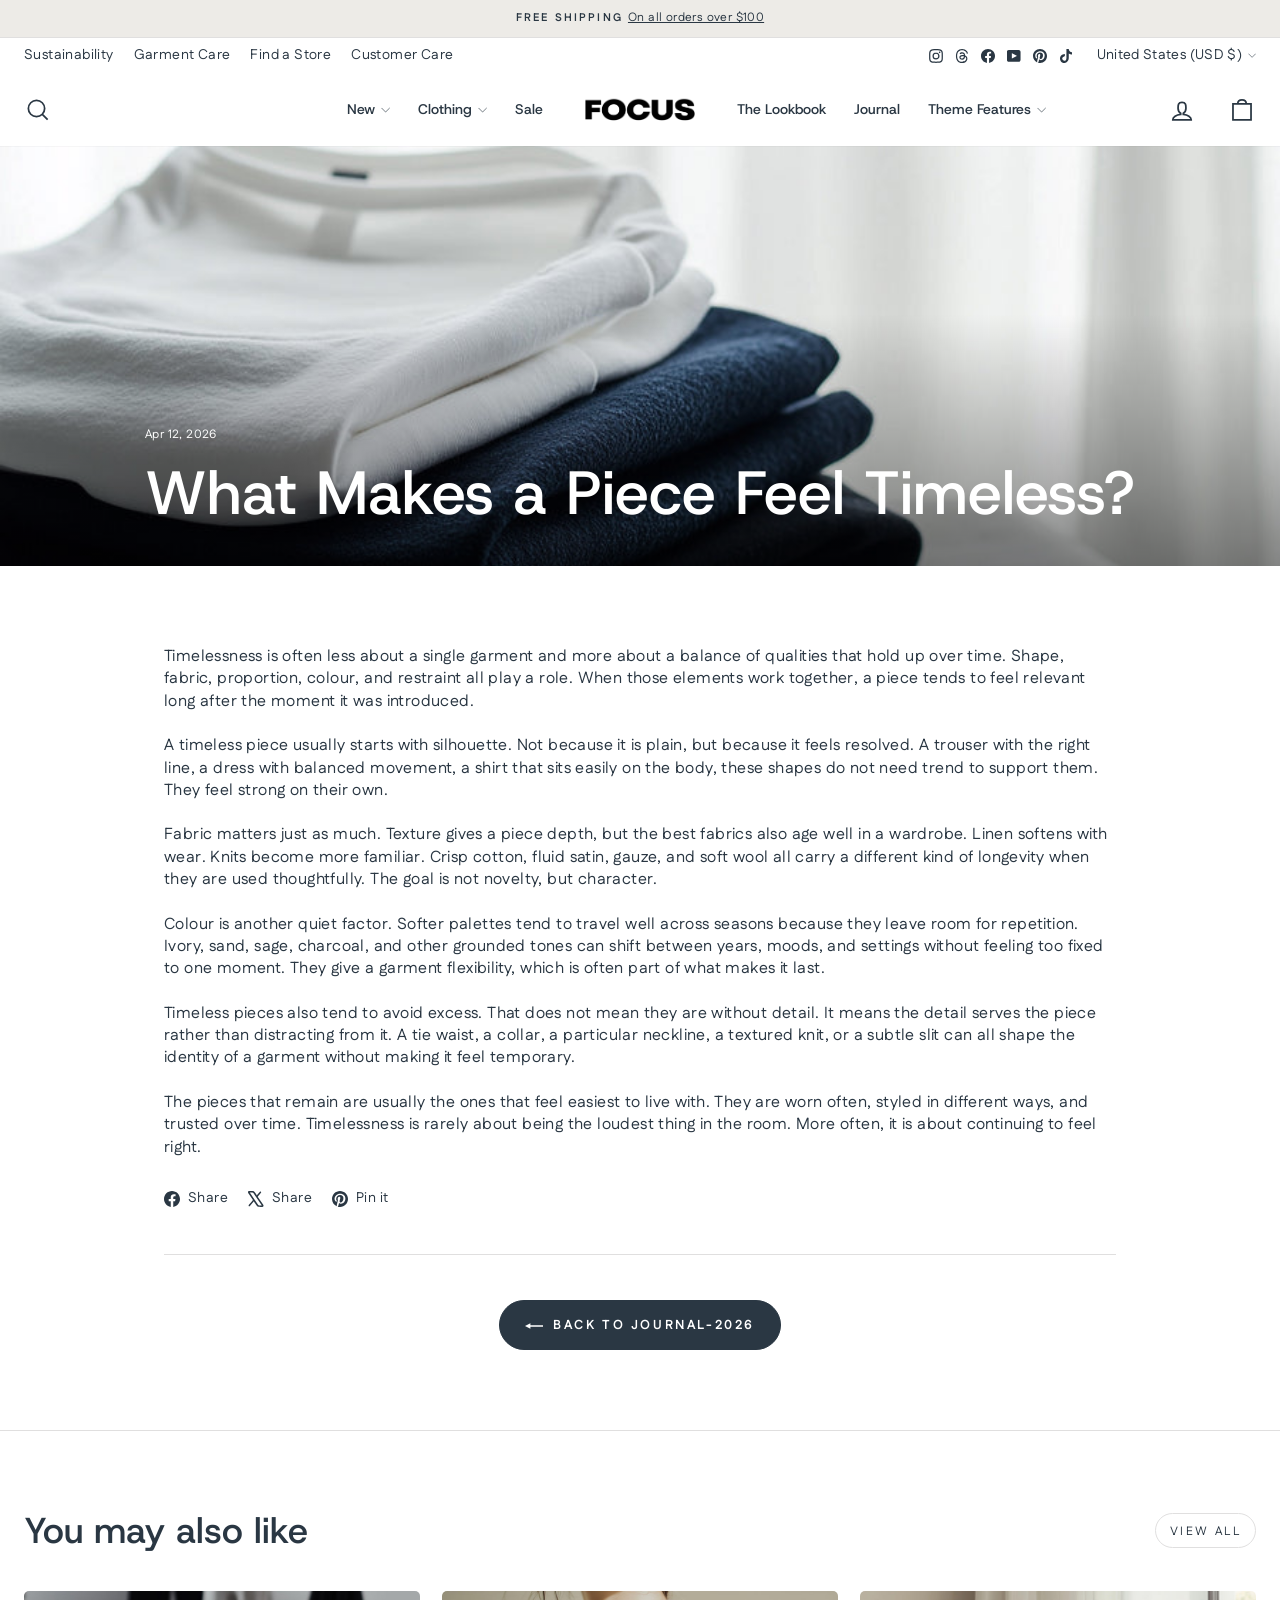
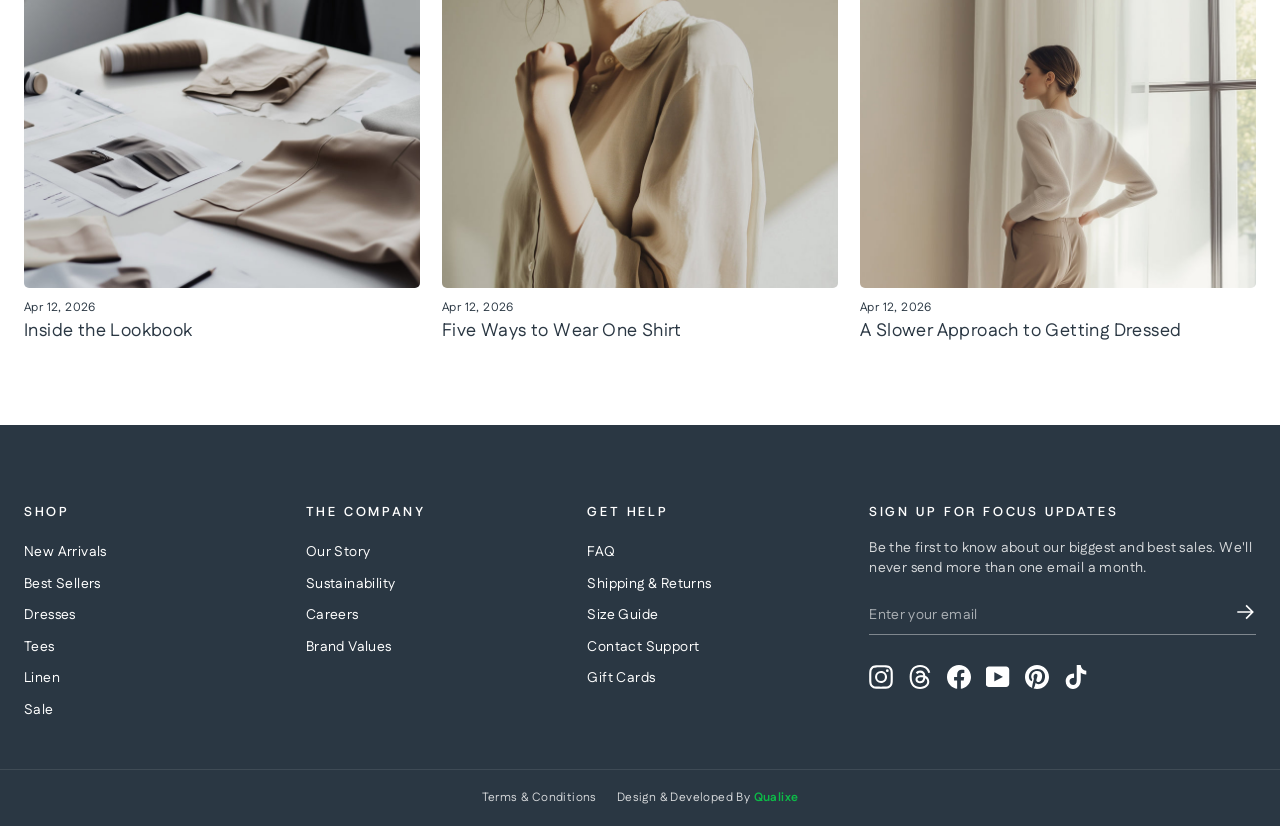
<file: article.html>
<!DOCTYPE html>
<html lang="en">

<head>
	<meta charset="UTF-8">
	<meta name="viewport" content="width=device-width, initial-scale=1.0">
	<title>Focus | Article</title>
	<!-- link css -->
	<link rel="stylesheet" href="./assets/css/swiper-bundle.min.css">
	<link rel="stylesheet" href="./assets/css/style.css">
</head>

<body>

	<!-- announcement bar start -->
	<div class="announcement-bar">
		<div class="announcement-bar__slide is-active">
			<span class="announcement-bar__text">Free shipping</span>
			<a href="#" class="announcement-bar__link">On all orders over $100</a>
		</div>
		<div class="announcement-bar__slide">
			<span class="announcement-bar__text">Hassle-free returns</span>
			<a href="#" class="announcement-bar__link">30-day postage paid returns</a>
		</div>
	</div>
	<!-- announcement bar end -->

	<header class="header header--solid" id="siteHeader">
		<!-- secondary toolbar (desktop only) -->
		<div class="header__toolbar">
			<div class="header__toolbar-inner container">
				<ul class="header__toolbar-links">
					<li><a href="sustainability.html">Sustainability</a></li>
					<li><a href="#">Garment Care</a></li>
					<li><a href="find-store.html">Find a Store</a></li>
					<li><a href="contact.html">Customer Care</a></li>
				</ul>
				<div class="header__toolbar-right">
					<div class="header__toolbar-social">
						<a href="#" aria-label="Instagram"><svg viewBox="0 0 32 32">
								<path
									d="M16 3.094c4.206 0 4.7.019 6.363.094 1.538.069 2.369.325 2.925.544.738.287 1.262.625 1.813 1.175s.894 1.075 1.175 1.813c.212.556.475 1.387.544 2.925.075 1.662.094 2.156.094 6.363s-.019 4.7-.094 6.363c-.069 1.538-.325 2.369-.544 2.925-.288.738-.625 1.262-1.175 1.813s-1.075.894-1.813 1.175c-.556.212-1.387.475-2.925.544-1.663.075-2.156.094-6.363.094s-4.7-.019-6.363-.094c-1.537-.069-2.369-.325-2.925-.544-.737-.288-1.263-.625-1.813-1.175s-.894-1.075-1.175-1.813c-.212-.556-.475-1.387-.544-2.925-.075-1.663-.094-2.156-.094-6.363s.019-4.7.094-6.363c.069-1.537.325-2.369.544-2.925.287-.737.625-1.263 1.175-1.813s1.075-.894 1.813-1.175c.556-.212 1.388-.475 2.925-.544 1.662-.081 2.156-.094 6.363-.094zm0-2.838c-4.275 0-4.813.019-6.494.094-1.675.075-2.819.344-3.819.731-1.037.4-1.913.944-2.788 1.819S1.486 4.656 1.08 5.688c-.387 1-.656 2.144-.731 3.825-.075 1.675-.094 2.213-.094 6.488s.019 4.813.094 6.494c.075 1.675.344 2.819.731 3.825.4 1.038.944 1.913 1.819 2.788s1.756 1.413 2.788 1.819c1 .387 2.144.656 3.825.731s2.213.094 6.494.094 4.813-.019 6.494-.094c1.675-.075 2.819-.344 3.825-.731 1.038-.4 1.913-.944 2.788-1.819s1.413-1.756 1.819-2.788c.387-1 .656-2.144.731-3.825s.094-2.212.094-6.494-.019-4.813-.094-6.494c-.075-1.675-.344-2.819-.731-3.825-.4-1.038-.944-1.913-1.819-2.788s-1.756-1.413-2.788-1.819c-1-.387-2.144-.656-3.825-.731C20.812.275 20.275.256 16 .256z" />
								<path
									d="M16 7.912a8.088 8.088 0 0 0 0 16.175c4.463 0 8.087-3.625 8.087-8.088s-3.625-8.088-8.088-8.088zm0 13.338a5.25 5.25 0 1 1 0-10.5 5.25 5.25 0 1 1 0 10.5zM26.294 7.594a1.887 1.887 0 1 1-3.774.002 1.887 1.887 0 0 1 3.774-.003z" />
							</svg></a>
						<a href="#" aria-label="Threads"><svg viewBox="0 0 20 20">
								<path
									d="M14.743 9.27a6.873 6.873 0 0 0-.262-.12c-.154-2.844-1.708-4.472-4.318-4.49h-.036c-1.56 0-2.859.667-3.658 1.88l1.435.984c.597-.905 1.534-1.098 2.224-1.098h.024c.86.005 1.508.255 1.927.742.306.355.51.845.611 1.464a10.98 10.98 0 0 0-2.467-.12c-2.48.144-4.076 1.59-3.969 3.602.054 1.02.563 1.897 1.43 2.47.735.485 1.68.722 2.663.668 1.298-.07 2.316-.566 3.026-1.471.54-.688.88-1.579 1.031-2.701.619.373 1.077.864 1.33 1.455.43 1.003.456 2.652-.89 3.997-1.18 1.178-2.596 1.688-4.738 1.703-2.376-.017-4.173-.78-5.342-2.264C3.67 14.58 3.105 12.57 3.084 10c.021-2.571.586-4.58 1.68-5.97 1.169-1.486 2.966-2.248 5.341-2.265 2.394.017 4.222.783 5.435 2.275.595.732 1.043 1.653 1.339 2.726l1.682-.45c-.358-1.32-.922-2.458-1.69-3.402C15.316 1.001 13.041.02 10.111 0H10.1C7.175.02 4.926 1.004 3.415 2.925c-1.344 1.709-2.037 4.087-2.06 7.068v.014c.023 2.98.716 5.359 2.06 7.068C4.926 18.995 7.175 19.98 10.1 20h.011c2.6-.018 4.433-.699 5.943-2.207 1.975-1.974 1.916-4.447 1.265-5.966-.467-1.089-1.358-1.973-2.576-2.557Zm-4.489 4.22c-1.087.062-2.217-.427-2.273-1.472-.041-.775.552-1.64 2.34-1.743.205-.012.406-.018.603-.018.65 0 1.257.063 1.81.184-.207 2.573-1.415 2.99-2.48 3.05Z" />
							</svg></a>
						<a href="#" aria-label="Facebook"><svg viewBox="0 0 14222 14222">
								<path
									d="M14222 7112c0 3549.352-2600.418 6491.344-6000 7024.72V9168h1657l315-2056H8222V5778c0-562 275-1111 1159-1111h897V2917s-814-139-1592-139c-1624 0-2686 984-2686 2767v1567H4194v2056h1806v4968.72C2600.418 13603.344 0 10661.352 0 7112 0 3184.703 3183.703 1 7111 1s7111 3183.703 7111 7111Zm-8222 7025c362 57 733 86 1111 86-377.945 0-749.003-29.485-1111-86.28Zm2222 0v-.28a7107.458 7107.458 0 0 1-167.717 24.267A7407.158 7407.158 0 0 0 8222 14137Zm-167.717 23.987C7745.664 14201.89 7430.797 14223 7111 14223c319.843 0 634.675-21.479 943.283-62.013Z" />
							</svg></a>
						<a href="#" aria-label="YouTube"><svg viewBox="0 0 21 20">
								<path
									d="M-.196 15.803q0 1.23.812 2.092t1.977.861h14.946q1.165 0 1.977-.861t.812-2.092V3.909q0-1.23-.82-2.116T17.539.907H2.593q-1.148 0-1.969.886t-.82 2.116v11.894zm7.465-2.149V6.058q0-.115.066-.18.049-.016.082-.016l.082.016 7.153 3.806q.066.066.066.164 0 .066-.066.131l-7.153 3.806q-.033.033-.066.033-.066 0-.098-.033-.066-.066-.066-.131z" />
							</svg></a>
						<a href="#" aria-label="Pinterest"><svg viewBox="0 0 256 256">
								<path
									d="M0 128.002c0 52.414 31.518 97.442 76.619 117.239-.36-8.938-.064-19.668 2.228-29.393 2.461-10.391 16.47-69.748 16.47-69.748s-4.089-8.173-4.089-20.252c0-18.969 10.994-33.136 24.686-33.136 11.643 0 17.268 8.745 17.268 19.217 0 11.704-7.465 29.211-11.304 45.426-3.207 13.578 6.808 24.653 20.203 24.653 24.252 0 40.586-31.149 40.586-68.055 0-28.054-18.895-49.052-53.262-49.052-38.828 0-63.017 28.956-63.017 61.3 0 11.152 3.288 19.016 8.438 25.106 2.368 2.797 2.697 3.922 1.84 7.134-.614 2.355-2.024 8.025-2.608 10.272-.852 3.242-3.479 4.401-6.409 3.204-17.884-7.301-26.213-26.886-26.213-48.902 0-36.361 30.666-79.961 91.482-79.961 48.87 0 81.035 35.364 81.035 73.325 0 50.213-27.916 87.726-69.066 87.726-13.819 0-26.818-7.47-31.271-15.955 0 0-7.431 29.492-9.005 35.187-2.714 9.869-8.026 19.733-12.883 27.421a127.897 127.897 0 0 0 36.277 5.249c70.684 0 127.996-57.309 127.996-128.005C256.001 57.309 198.689 0 128.005 0 57.314 0 0 57.309 0 128.002Z" />
							</svg></a>
						<a href="#" aria-label="TikTok"><svg viewBox="0 0 2859 3333">
								<path
									d="M2081 0c55 473 319 755 778 785v532c-266 26-499-61-770-225v995c0 1264-1378 1659-1932 753-356-583-138-1606 1004-1647v561c-87 14-180 36-265 65-254 86-398 247-358 531 77 544 1075 705 992-358V1h551z" />
							</svg></a>
					</div>
					<div class="header__currency">
						<button type="button" id="currencyToggle">
							United States (USD $)
							<svg class="chevron" viewBox="0 0 28 16" fill="none" xmlns="http://www.w3.org/2000/svg">
								<path d="m1.57 1.59 12.76 12.77L27.1 1.59" stroke-width="2" stroke="currentColor" fill="none" />
							</svg>
						</button>
						<ul class="header__currency-list" id="currencyList">
							<li><a href="#">United States (USD $)</a></li>
							<li><a href="#">Afghanistan (USD $)</a></li>
							<li><a href="#">Åland Islands (EUR &euro;)</a></li>
							<li><a href="#">Albania (USD $)</a></li>
							<li><a href="#">Algeria (USD $)</a></li>
							<li><a href="#">Andorra (EUR &euro;)</a></li>
							<li><a href="#">Angola (USD $)</a></li>
							<li><a href="#">Anguilla (USD $)</a></li>
							<li><a href="#">Antigua &amp; Barbuda (USD $)</a></li>
							<li><a href="#">Argentina (USD $)</a></li>
							<li><a href="#">Armenia (USD $)</a></li>
							<li><a href="#">Aruba (USD $)</a></li>
							<li><a href="#">Ascension Island (USD $)</a></li>
							<li><a href="#">Australia (AUD $)</a></li>
							<li><a href="#">Austria (EUR &euro;)</a></li>
						</ul>
					</div>
				</div>
			</div>
		</div>
		<!-- main header row -->
		<div class="header__main">
			<div class="header__main-inner container">
				<div class="header__side header__side--left">
					<button class="header__icon-btn header__search-btn only-desktop" id="searchToggle" aria-label="Search">
						<svg aria-hidden="true" focusable="false" role="presentation" class="icon icon-search" viewBox="0 0 64 64">
							<title>icon-search</title>
							<path d="M47.16 28.58A18.58 18.58 0 1 1 28.58 10a18.58 18.58 0 0 1 18.58 18.58ZM54 54 41.94 42"></path>
						</svg>
					</button>
					<button class="header__icon-btn header__menu-toggle only-mobile" id="menuToggle" aria-label="Site navigation">
						<svg class="icon icon-hamburger" viewBox="0 0 64 64" fill="none" xmlns="http://www.w3.org/2000/svg">
							<path d="M7 15h51M7 32h43M7 49h51" />
						</svg>
					</button>

					<nav class="header__nav only-desktop">
						<ul>
							<li class="header__nav-item has-megamenu">
								<details class="megamenu-details">
									<summary>New
										<svg class="chevron" viewBox="0 0 28 16" fill="none" xmlns="http://www.w3.org/2000/svg">
											<path d="m1.57 1.59 12.76 12.77L27.1 1.59" stroke-width="2" stroke="currentColor" fill="none" />
										</svg>
									</summary>
									<div class="megamenu">
										<div class="megamenu__inner container">
											<div class="megamenu__columns">
												<div class="megamenu__col">
													<a href="collections.html" class="megamenu__col-title">Featured</a>
													<a href="collections.html">All New</a>
													<a href="collections.html">New This Week</a>
													<a href="collections.html">Staff Picks</a>
													<a href="collections.html">Spring / Summer Edit</a>
												</div>
												<div class="megamenu__col">
													<span class="megamenu__col-title">Shop By Category</span>
													<a href="collections.html">New Dresses</a>
													<a href="collections.html">New Tops</a>
													<a href="collections.html">New Bottoms</a>
													<a href="collections.html">New Layers</a>
													<a href="collections.html">New Linen</a>
												</div>
												<div class="megamenu__col">
													<span class="megamenu__col-title">Shop By Occasion</span>
													<a href="collections.html">Everyday Essentials</a>
													<a href="collections.html">Workwear</a>
													<a href="collections.html">Weekend</a>
													<a href="collections.html">Vacation Ready</a>
													<a href="collections.html">Event Dressing</a>
												</div>
												<div class="megamenu__col">
													<span class="megamenu__col-title">Collections</span>
													<a href="collections.html">The Linen Edit</a>
													<a href="collections.html">Minimalist Staples</a>
													<a href="collections.html">Soft Tailoring</a>
													<a href="collections.html">Neutral Tones</a>
													<a href="collections.html">Monochrome Looks</a>
												</div>
											</div>
											<div class="megamenu__promos">
												<a href="collections.html" class="megamenu__promo">
													<img src="./assets/images/grid/grid-soft-neutrals.jpg" alt="Linen Favorites">
													<p class="megamenu__promo-title">Linen Favorites</p>
													<p class="megamenu__promo-text">Breathable, relaxed pieces for everyday wear</p>
												</a>
												<a href="collections.html" class="megamenu__promo">
													<img src="./assets/images/products/product-wren-coat.png" alt="The Wren Coat">
													<p class="megamenu__promo-title">New This Week</p>
													<span class="btn btn--sm">The Wren Coat</span>
												</a>
											</div>
										</div>
									</div>
								</details>
							</li>
							<li class="header__nav-item has-megamenu">
								<details class="megamenu-details">
									<summary>Clothing
										<svg class="chevron" viewBox="0 0 28 16" fill="none" xmlns="http://www.w3.org/2000/svg">
											<path d="m1.57 1.59 12.76 12.77L27.1 1.59" stroke-width="2" stroke="currentColor" fill="none" />
										</svg>
									</summary>
									<div class="megamenu">
										<div class="megamenu__inner container">
											<div class="megamenu__columns megamenu__columns--with-images">
												<div class="megamenu__col">
													<a href="collections.html"><img src="./assets/images/categories/category-tops.jpg" alt="Tops"
															class="megamenu__col-img"></a>
													<a href="collections.html" class="megamenu__col-title">Tops</a>
													<a href="collections.html">Tees</a>
													<a href="collections.html">Shirts</a>
													<a href="collections.html">Knit Tops</a>
												</div>
												<div class="megamenu__col">
													<a href="collections.html"><img src="./assets/images/categories/category-bottoms.jpg" alt="Bottoms"
															class="megamenu__col-img"></a>
													<a href="collections.html" class="megamenu__col-title">Bottoms</a>
													<a href="collections.html">Trousers</a>
													<a href="collections.html">Skirts</a>
													<a href="collections.html">Shorts</a>
												</div>
												<div class="megamenu__col">
													<a href="collections.html"><img src="./assets/images/categories/category-dresses.jpg" alt="Dresses"
															class="megamenu__col-img"></a>
													<a href="collections.html" class="megamenu__col-title">Dresses</a>
													<a href="collections.html">Casual Dresses</a>
													<a href="collections.html">Midi Dresses</a>
													<a href="collections.html">Occasional Dresses</a>
												</div>
												<div class="megamenu__col">
													<a href="collections.html"><img src="./assets/images/categories/category-layers.jpg" alt="Layers"
															class="megamenu__col-img"></a>
													<a href="collections.html" class="megamenu__col-title">Layers</a>
													<a href="collections.html">Blazers</a>
													<a href="collections.html">Jackets</a>
													<a href="collections.html">Cardigans</a>
													<a href="collections.html">Sweaters</a>
												</div>
												<div class="megamenu__col">
													<a href="collections.html"><img src="./assets/images/categories/category-linen.jpg" alt="Linen"
															class="megamenu__col-img"></a>
													<a href="collections.html" class="megamenu__col-title">Linen</a>
													<a href="collections.html">Linen Dresses</a>
													<a href="collections.html">Linen Shirts</a>
													<a href="collections.html">Linen Pants</a>
													<a href="collections.html">Linen Shorts</a>
													<a href="collections.html">Linen Layers</a>
												</div>
											</div>
										</div>
									</div>
								</details>
							</li>
							<li class="header__nav-item"><a href="collections.html">Sale</a></li>
						</ul>
					</nav>
				</div>

				<a href="./index.html" class="header__logo">
					<img src="./assets/images/logo/logo.png" alt="Focus" class="header__logo-img header__logo-img--dark">
					<img src="./assets/images/logo/logo-white.png" alt="Focus" class="header__logo-img header__logo-img--light">
				</a>

				<div class="header__side header__side--right">
					<nav class="header__nav only-desktop">
						<ul>
							<li class="header__nav-item"><a href="look-book.html">The Lookbook</a></li>
							<li class="header__nav-item"><a href="blogs.html">Journal</a></li>
							<li class="header__nav-item has-megamenu">
								<details class="megamenu-details">
									<summary>Theme Features
										<svg class="chevron" viewBox="0 0 28 16" fill="none" xmlns="http://www.w3.org/2000/svg">
											<path d="m1.57 1.59 12.76 12.77L27.1 1.59" stroke-width="2" stroke="currentColor" fill="none" />
										</svg>
									</summary>
									<div class="megamenu">
										<div class="megamenu__inner container">
											<div class="megamenu__columns megamenu__columns--narrow">
												<div class="megamenu__col">
													<span class="megamenu__col-title">Presets</span>
													<a href="#">Focus</a>
													<a href="#">Apothecary</a>
													<a href="#">Dune</a>
													<a href="#">Terrain</a>
												</div>
												<div class="megamenu__col">
													<span class="megamenu__col-title">Pages</span>
													<a href="products.html">Product Page</a>
													<a href="collections.html">Collection Page</a>
													<a href="#">Pre-order</a>
													<a href="#">Gift Card</a>
													<a href="find-store.html">Find a Store</a>
												</div>
											</div>
											<div class="megamenu__promos megamenu__promos--single">
												<a href="collections.html" class="megamenu__promo">
													<img src="./assets/images/hero/hero-main.jpg" alt="Focus Theme">
												</a>
											</div>
										</div>
									</div>
								</details>
							</li>
						</ul>
					</nav>
					<div class="header__icons">
						<button class="header__icon-btn header__search-btn only-mobile" id="searchToggleMobile" aria-label="Search">
							<svg aria-hidden="true" focusable="false" role="presentation" class="icon icon-search"
								viewBox="0 0 64 64">
								<title>icon-search</title>
								<path d="M47.16 28.58A18.58 18.58 0 1 1 28.58 10a18.58 18.58 0 0 1 18.58 18.58ZM54 54 41.94 42"></path>
							</svg>
						</button>
						<button class="header__icon-btn header__account-btn only-desktop" aria-label="Account">
							<svg class="icon icon-user" viewBox="0 0 64 64" fill="none" xmlns="http://www.w3.org/2000/svg">
								<path
									d="M35 39.84v-2.53c3.3-1.91 6-6.66 6-11.41 0-7.63 0-13.82-9-13.82s-9 6.19-9 13.82c0 4.75 2.7 9.51 6 11.41v2.53c-10.18.85-18 6-18 12.16h42c0-6.19-7.82-11.31-18-12.16Z" />
							</svg>
						</button>
						<button class="header__icon-btn header__cart-btn" id="cartToggle" aria-label="Cart">
							<svg class="icon icon-bag-minimal" viewBox="0 0 64 64" fill="none" xmlns="http://www.w3.org/2000/svg">
								<path d="M11.375 17.863h41.25v36.75h-41.25z" />
								<path d="M22.25 18c0-7.105 4.35-9 9.75-9s9.75 1.895 9.75 9" />
							</svg>
							<span class="header__cart-count"></span>
						</button>
					</div>
				</div>
			</div>
		</div>
		<!-- search bar dropdown -->
		<div class="header__search-bar" id="searchBar">
			<div class="header__search-bar-inner container">
				<input type="search" id="searchInput" placeholder="Search our store" aria-label="Search our store"
					autocomplete="off">
				<button id="searchClose" aria-label="Close search">
					<svg viewBox="0 0 20 20" fill="none" xmlns="http://www.w3.org/2000/svg">
						<path d="M4 4l12 12M16 4L4 16" stroke="currentColor" stroke-width="1.4" />
					</svg>
				</button>
			</div>

			<div class="search-results container" id="searchResults" hidden>
				<div class="search-results__inner">
					<div class="search-results__col search-results__col--left">
						<div class="search-results__group" id="searchSuggestionsGroup" hidden>
							<h4 class="search-results__heading">Suggestions</h4>
							<ul class="search-results__list" id="searchSuggestionsList"></ul>
						</div>
						<div class="search-results__group" id="searchPagesGroup" hidden>
							<h4 class="search-results__heading">Pages:</h4>
							<ul class="search-results__list" id="searchPagesList"></ul>
						</div>
						<div class="search-results__group" id="searchCollectionsGroup" hidden>
							<h4 class="search-results__heading">Collections:</h4>
							<ul class="search-results__list" id="searchCollectionsList"></ul>
						</div>
					</div>
					<div class="search-results__col search-results__col--right" id="searchProductsGroup" hidden>
						<h4 class="search-results__heading">Products</h4>
						<ul class="search-results__products" id="searchProductsList"></ul>
					</div>
				</div>
				<a href="#" class="search-results__view-more" id="searchViewMore" hidden>View more &rarr;</a>
				<p class="search-results__empty" id="searchEmpty" hidden></p>
			</div>
		</div>
	</header>
	<nav class="mobile-nav" id="mobileNav">
		<div class="mobile-nav__header">
			<img src="./assets/images/logo/logo.png" alt="Focus" class="mobile-nav__logo">
			<button class="mobile-nav__close" id="mobileNavClose" aria-label="Close menu">
				<svg viewBox="0 0 20 20" fill="none" xmlns="http://www.w3.org/2000/svg">
					<path d="M4 4l12 12M16 4L4 16" stroke="currentColor" stroke-width="1.4" />
				</svg>
			</button>
		</div>

		<ul class="mobile-nav__list">
			<li style="--i:0">
				<details class="mobile-nav__details">
					<summary>New
						<svg class="chevron" viewBox="0 0 28 16" fill="none" xmlns="http://www.w3.org/2000/svg">
							<path d="m1.57 1.59 12.76 12.77L27.1 1.59" stroke-width="2" stroke="currentColor" fill="none" />
						</svg>
					</summary>
					<ul class="mobile-nav__sublist">
						<li>
							<details class="mobile-nav__details mobile-nav__details--sub">
								<summary>Featured
									<svg class="chevron chevron--circle" viewBox="0 0 28 16" fill="none"
										xmlns="http://www.w3.org/2000/svg">
										<path d="m1.57 1.59 12.76 12.77L27.1 1.59" stroke-width="2" stroke="currentColor" fill="none" />
									</svg>
								</summary>
								<ul class="mobile-nav__grandchild">
									<li><a href="collections.html">All New</a></li>
									<li><a href="collections.html">New This Week</a></li>
									<li><a href="collections.html">Staff Picks</a></li>
									<li><a href="collections.html">Spring / Summer Edit</a></li>
								</ul>
							</details>
						</li>
						<li>
							<details class="mobile-nav__details mobile-nav__details--sub">
								<summary>Shop By Category
									<svg class="chevron chevron--circle" viewBox="0 0 28 16" fill="none"
										xmlns="http://www.w3.org/2000/svg">
										<path d="m1.57 1.59 12.76 12.77L27.1 1.59" stroke-width="2" stroke="currentColor" fill="none" />
									</svg>
								</summary>
								<ul class="mobile-nav__grandchild">
									<li><a href="collections.html">New Dresses</a></li>
									<li><a href="collections.html">New Tops</a></li>
									<li><a href="collections.html">New Bottoms</a></li>
									<li><a href="collections.html">New Layers</a></li>
									<li><a href="collections.html">New Linen</a></li>
								</ul>
							</details>
						</li>
						<li>
							<details class="mobile-nav__details mobile-nav__details--sub">
								<summary>Shop By Occasion
									<svg class="chevron chevron--circle" viewBox="0 0 28 16" fill="none"
										xmlns="http://www.w3.org/2000/svg">
										<path d="m1.57 1.59 12.76 12.77L27.1 1.59" stroke-width="2" stroke="currentColor" fill="none" />
									</svg>
								</summary>
								<ul class="mobile-nav__grandchild">
									<li><a href="collections.html">Everyday Essentials</a></li>
									<li><a href="collections.html">Workwear</a></li>
									<li><a href="collections.html">Weekend</a></li>
									<li><a href="collections.html">Vacation Ready</a></li>
									<li><a href="collections.html">Event Dressing</a></li>
								</ul>
							</details>
						</li>
						<li>
							<details class="mobile-nav__details mobile-nav__details--sub">
								<summary>Collections
									<svg class="chevron chevron--circle" viewBox="0 0 28 16" fill="none"
										xmlns="http://www.w3.org/2000/svg">
										<path d="m1.57 1.59 12.76 12.77L27.1 1.59" stroke-width="2" stroke="currentColor" fill="none" />
									</svg>
								</summary>
								<ul class="mobile-nav__grandchild">
									<li><a href="collections.html">The Linen Edit</a></li>
									<li><a href="collections.html">Minimalist Staples</a></li>
									<li><a href="collections.html">Soft Tailoring</a></li>
									<li><a href="collections.html">Neutral Tones</a></li>
									<li><a href="collections.html">Monochrome Looks</a></li>
								</ul>
							</details>
						</li>
					</ul>
				</details>
			</li>

			<li style="--i:1">
				<details class="mobile-nav__details">
					<summary>Clothing
						<svg class="chevron" viewBox="0 0 28 16" fill="none" xmlns="http://www.w3.org/2000/svg">
							<path d="m1.57 1.59 12.76 12.77L27.1 1.59" stroke-width="2" stroke="currentColor" fill="none" />
						</svg>
					</summary>
					<ul class="mobile-nav__sublist">
						<li>
							<details class="mobile-nav__details mobile-nav__details--sub">
								<summary>Tops
									<svg class="chevron chevron--circle" viewBox="0 0 28 16" fill="none"
										xmlns="http://www.w3.org/2000/svg">
										<path d="m1.57 1.59 12.76 12.77L27.1 1.59" stroke-width="2" stroke="currentColor" fill="none" />
									</svg>
								</summary>
								<ul class="mobile-nav__grandchild">
									<li><a href="collections.html">Tees</a></li>
									<li><a href="collections.html">Shirts</a></li>
									<li><a href="collections.html">Knit Tops</a></li>
								</ul>
							</details>
						</li>
						<li>
							<details class="mobile-nav__details mobile-nav__details--sub">
								<summary>Bottoms
									<svg class="chevron chevron--circle" viewBox="0 0 28 16" fill="none"
										xmlns="http://www.w3.org/2000/svg">
										<path d="m1.57 1.59 12.76 12.77L27.1 1.59" stroke-width="2" stroke="currentColor" fill="none" />
									</svg>
								</summary>
								<ul class="mobile-nav__grandchild">
									<li><a href="collections.html">Trousers</a></li>
									<li><a href="collections.html">Skirts</a></li>
									<li><a href="collections.html">Shorts</a></li>
								</ul>
							</details>
						</li>
						<li>
							<details class="mobile-nav__details mobile-nav__details--sub">
								<summary>Dresses
									<svg class="chevron chevron--circle" viewBox="0 0 28 16" fill="none"
										xmlns="http://www.w3.org/2000/svg">
										<path d="m1.57 1.59 12.76 12.77L27.1 1.59" stroke-width="2" stroke="currentColor" fill="none" />
									</svg>
								</summary>
								<ul class="mobile-nav__grandchild">
									<li><a href="collections.html">Casual Dresses</a></li>
									<li><a href="collections.html">Midi Dresses</a></li>
									<li><a href="collections.html">Occasional Dresses</a></li>
								</ul>
							</details>
						</li>
						<li>
							<details class="mobile-nav__details mobile-nav__details--sub">
								<summary>Layers
									<svg class="chevron chevron--circle" viewBox="0 0 28 16" fill="none"
										xmlns="http://www.w3.org/2000/svg">
										<path d="m1.57 1.59 12.76 12.77L27.1 1.59" stroke-width="2" stroke="currentColor" fill="none" />
									</svg>
								</summary>
								<ul class="mobile-nav__grandchild">
									<li><a href="collections.html">Blazers</a></li>
									<li><a href="collections.html">Jackets</a></li>
									<li><a href="collections.html">Cardigans</a></li>
									<li><a href="collections.html">Sweaters</a></li>
								</ul>
							</details>
						</li>
						<li>
							<details class="mobile-nav__details mobile-nav__details--sub">
								<summary>Linen
									<svg class="chevron chevron--circle" viewBox="0 0 28 16" fill="none"
										xmlns="http://www.w3.org/2000/svg">
										<path d="m1.57 1.59 12.76 12.77L27.1 1.59" stroke-width="2" stroke="currentColor" fill="none" />
									</svg>
								</summary>
								<ul class="mobile-nav__grandchild">
									<li><a href="collections.html">Linen Dresses</a></li>
									<li><a href="collections.html">Linen Shirts</a></li>
									<li><a href="collections.html">Linen Pants</a></li>
									<li><a href="collections.html">Linen Shorts</a></li>
									<li><a href="collections.html">Linen Layers</a></li>
								</ul>
							</details>
						</li>
					</ul>
				</details>
			</li>

			<li style="--i:2"><a href="collections.html" class="mobile-nav__toplevel-link">Sale</a></li>
			<li style="--i:3"><a href="look-book.html" class="mobile-nav__toplevel-link">The Lookbook</a></li>
			<li style="--i:4"><a href="blogs.html" class="mobile-nav__toplevel-link">Journal</a></li>

			<li style="--i:5">
				<details class="mobile-nav__details">
					<summary>Theme Features
						<svg class="chevron" viewBox="0 0 28 16" fill="none" xmlns="http://www.w3.org/2000/svg">
							<path d="m1.57 1.59 12.76 12.77L27.1 1.59" stroke-width="2" stroke="currentColor" fill="none" />
						</svg>
					</summary>
					<ul class="mobile-nav__sublist">
						<li>
							<details class="mobile-nav__details mobile-nav__details--sub">
								<summary>Presets
									<svg class="chevron chevron--circle" viewBox="0 0 28 16" fill="none"
										xmlns="http://www.w3.org/2000/svg">
										<path d="m1.57 1.59 12.76 12.77L27.1 1.59" stroke-width="2" stroke="currentColor" fill="none" />
									</svg>
								</summary>
								<ul class="mobile-nav__grandchild">
									<li><a href="#">Focus</a></li>
									<li><a href="#">Apothecary</a></li>
									<li><a href="#">Dune</a></li>
									<li><a href="#">Terrain</a></li>
								</ul>
							</details>
						</li>
						<li>
							<details class="mobile-nav__details mobile-nav__details--sub">
								<summary>Pages
									<svg class="chevron chevron--circle" viewBox="0 0 28 16" fill="none"
										xmlns="http://www.w3.org/2000/svg">
										<path d="m1.57 1.59 12.76 12.77L27.1 1.59" stroke-width="2" stroke="currentColor" fill="none" />
									</svg>
								</summary>
								<ul class="mobile-nav__grandchild">
									<li><a href="products.html">Product Page</a></li>
									<li><a href="collections.html">Collection Page</a></li>
									<li><a href="#">Pre-order</a></li>
									<li><a href="#">Gift Card</a></li>
									<li><a href="find-store.html">Find a Store</a></li>
								</ul>
							</details>
						</li>
					</ul>
				</details>
			</li>

			<li style="--i:6">
				<a href="#" class="mobile-nav__login">
					<svg viewBox="0 0 64 64">
						<path
							d="M35 39.84v-2.53c3.3-1.91 6-6.66 6-11.41 0-7.63 0-13.82-9-13.82s-9 6.19-9 13.82c0 4.75 2.7 9.51 6 11.41v2.53c-10.18.85-18 6-18 12.16h42c0-6.19-7.82-11.31-18-12.16Z" />
					</svg>
					Log in
				</a>
			</li>

			<li style="--i:7" class="mobile-nav__toolbar-grid">
				<a href="sustainability.html">Sustainability</a>
				<a href="#">Garment Care</a>
				<a href="find-store.html">Find a Store</a>
				<a href="contact.html">Customer Care</a>
			</li>
		</ul>

		<div class="mobile-nav__social" style="--i:8">
			<a href="#" aria-label="Instagram"><svg viewBox="0 0 32 32">
					<path
						d="M16 3.094c4.206 0 4.7.019 6.363.094 1.538.069 2.369.325 2.925.544.738.287 1.262.625 1.813 1.175s.894 1.075 1.175 1.813c.212.556.475 1.387.544 2.925.075 1.662.094 2.156.094 6.363s-.019 4.7-.094 6.363c-.069 1.538-.325 2.369-.544 2.925-.288.738-.625 1.262-1.175 1.813s-1.075.894-1.813 1.175c-.556.212-1.387.475-2.925.544-1.663.075-2.156.094-6.363.094s-4.7-.019-6.363-.094c-1.537-.069-2.369-.325-2.925-.544-.737-.288-1.263-.625-1.813-1.175s-.894-1.075-1.175-1.813c-.212-.556-.475-1.387-.544-2.925-.075-1.663-.094-2.156-.094-6.363s.019-4.7.094-6.363c.069-1.537.325-2.369.544-2.925.287-.737.625-1.263 1.175-1.813s1.075-.894 1.813-1.175c.556-.212 1.388-.475 2.925-.544 1.662-.081 2.156-.094 6.363-.094zm0-2.838c-4.275 0-4.813.019-6.494.094-1.675.075-2.819.344-3.819.731-1.037.4-1.913.944-2.788 1.819S1.486 4.656 1.08 5.688c-.387 1-.656 2.144-.731 3.825-.075 1.675-.094 2.213-.094 6.488s.019 4.813.094 6.494c.075 1.675.344 2.819.731 3.825.4 1.038.944 1.913 1.819 2.788s1.756 1.413 2.788 1.819c1 .387 2.144.656 3.825.731s2.213.094 6.494.094 4.813-.019 6.494-.094c1.675-.075 2.819-.344 3.825-.731 1.038-.4 1.913-.944 2.788-1.819s1.413-1.756 1.819-2.788c.387-1 .656-2.144.731-3.825s.094-2.212.094-6.494-.019-4.813-.094-6.494c-.075-1.675-.344-2.819-.731-3.825-.4-1.038-.944-1.913-1.819-2.788s-1.756-1.413-2.788-1.819c-1-.387-2.144-.656-3.825-.731C20.812.275 20.275.256 16 .256z" />
					<path
						d="M16 7.912a8.088 8.088 0 0 0 0 16.175c4.463 0 8.087-3.625 8.087-8.088s-3.625-8.088-8.088-8.088zm0 13.338a5.25 5.25 0 1 1 0-10.5 5.25 5.25 0 1 1 0 10.5zM26.294 7.594a1.887 1.887 0 1 1-3.774.002 1.887 1.887 0 0 1 3.774-.003z" />
				</svg></a>
			<a href="#" aria-label="Facebook"><svg viewBox="0 0 14222 14222">
					<path
						d="M14222 7112c0 3549.352-2600.418 6491.344-6000 7024.72V9168h1657l315-2056H8222V5778c0-562 275-1111 1159-1111h897V2917s-814-139-1592-139c-1624 0-2686 984-2686 2767v1567H4194v2056h1806v4968.72C2600.418 13603.344 0 10661.352 0 7112 0 3184.703 3183.703 1 7111 1s7111 3183.703 7111 7111Zm-8222 7025c362 57 733 86 1111 86-377.945 0-749.003-29.485-1111-86.28Zm2222 0v-.28a7107.458 7107.458 0 0 1-167.717 24.267A7407.158 7407.158 0 0 0 8222 14137Zm-167.717 23.987C7745.664 14201.89 7430.797 14223 7111 14223c319.843 0 634.675-21.479 943.283-62.013Z" />
				</svg></a>
			<a href="#" aria-label="YouTube"><svg viewBox="0 0 21 20">
					<path
						d="M-.196 15.803q0 1.23.812 2.092t1.977.861h14.946q1.165 0 1.977-.861t.812-2.092V3.909q0-1.23-.82-2.116T17.539.907H2.593q-1.148 0-1.969.886t-.82 2.116v11.894zm7.465-2.149V6.058q0-.115.066-.18.049-.016.082-.016l.082.016 7.153 3.806q.066.066.066.164 0 .066-.066.131l-7.153 3.806q-.033.033-.066.033-.066 0-.098-.033-.066-.066-.066-.131z" />
				</svg></a>
			<a href="#" aria-label="Pinterest"><svg viewBox="0 0 256 256">
					<path
						d="M0 128.002c0 52.414 31.518 97.442 76.619 117.239-.36-8.938-.064-19.668 2.228-29.393 2.461-10.391 16.47-69.748 16.47-69.748s-4.089-8.173-4.089-20.252c0-18.969 10.994-33.136 24.686-33.136 11.643 0 17.268 8.745 17.268 19.217 0 11.704-7.465 29.211-11.304 45.426-3.207 13.578 6.808 24.653 20.203 24.653 24.252 0 40.586-31.149 40.586-68.055 0-28.054-18.895-49.052-53.262-49.052-38.828 0-63.017 28.956-63.017 61.3 0 11.152 3.288 19.016 8.438 25.106 2.368 2.797 2.697 3.922 1.84 7.134-.614 2.355-2.024 8.025-2.608 10.272-.852 3.242-3.479 4.401-6.409 3.204-17.884-7.301-26.213-26.886-26.213-48.902 0-36.361 30.666-79.961 91.482-79.961 48.87 0 81.035 35.364 81.035 73.325 0 50.213-27.916 87.726-69.066 87.726-13.819 0-26.818-7.47-31.271-15.955 0 0-7.431 29.492-9.005 35.187-2.714 9.869-8.026 19.733-12.883 27.421a127.897 127.897 0 0 0 36.277 5.249c70.684 0 127.996-57.309 127.996-128.005C256.001 57.309 198.689 0 128.005 0 57.314 0 0 57.309 0 128.002Z" />
				</svg></a>
			<a href="#" aria-label="TikTok"><svg viewBox="0 0 2859 3333">
					<path
						d="M2081 0c55 473 319 755 778 785v532c-266 26-499-61-770-225v995c0 1264-1378 1659-1932 753-356-583-138-1606 1004-1647v561c-87 14-180 36-265 65-254 86-398 247-358 531 77 544 1075 705 992-358V1h551z" />
				</svg></a>
		</div>
	</nav>
	<!-- cart drawer -->
	<div class="cart-drawer" id="cartDrawer">
		<div class="cart-drawer__header">
			<h2>Cart</h2>
			<button class="cart-drawer__close" id="cartClose" aria-label="Close cart">
				<svg viewBox="0 0 20 20" fill="none" xmlns="http://www.w3.org/2000/svg">
					<path d="M4 4l12 12M16 4L4 16" stroke="currentColor" stroke-width="1.4" />
				</svg>
			</button>
		</div>

		<div class="cart-drawer__body">
			<div class="cart-drawer__empty" id="cartEmpty">
				<p>Your cart is currently empty.</p>
				<a href="./index.html" class="btn">Continue shopping</a>
			</div>

			<div class="cart-drawer__items" id="cartItems"></div>
		</div>

		<div class="cart-drawer__footer" id="cartFooter" hidden>
			<div class="cart-drawer__row">
				<span>Subtotal</span>
				<span id="cartSubtotal">$0</span>
			</div>
			<p class="cart-drawer__shipping-note">Shipping, taxes, and discount codes calculated at checkout.</p>
			<label class="cart-drawer__terms">
				<input type="checkbox" id="cartTerms">
				I agree with the <a href="terms.html">terms and conditions</a>
			</label>
			<button type="button" class="btn cart-drawer__checkout" id="cartCheckout">Check out</button>
		</div>
	</div>

	<!-- shared drawer overlay backdrop -->
	<div class="nav-overlay" id="navOverlay"></div>

	<main>

		<!-- article hero start -->
		<section class="article-hero">
			<img src="./assets/images/journal-posts/what-makes-a-piece-feel-timeless.jpg"
				alt="What Makes a Piece Feel Timeless?" class="article-hero__img">
			<div class="article-hero__content">
				<div class="container">
					<time class="article-hero__date">Apr 12, 2026</time>
					<h1>What Makes a Piece Feel Timeless?</h1>
				</div>
			</div>
		</section>
		<!-- article hero end -->

		<!-- article body start -->
		<article class="article-page reveal">
			<div class="article-page__body">
				<p>Timelessness is often less about a single garment and more about a balance of qualities that hold
					up over time. Shape, fabric, proportion, colour, and restraint all play a role. When those
					elements work together, a piece tends to feel relevant long after the moment it was introduced.
				</p>
				<p>A timeless piece usually starts with silhouette. Not because it is plain, but because it feels
					resolved. A trouser with the right line, a dress with balanced movement, a shirt that sits easily
					on the body, these shapes do not need trend to support them. They feel strong on their own.</p>
				<p>Fabric matters just as much. Texture gives a piece depth, but the best fabrics also age well in a
					wardrobe. Linen softens with wear. Knits become more familiar. Crisp cotton, fluid satin, gauze,
					and soft wool all carry a different kind of longevity when they are used thoughtfully. The goal
					is not novelty, but character.</p>
				<p>Colour is another quiet factor. Softer palettes tend to travel well across seasons because they
					leave room for repetition. Ivory, sand, sage, charcoal, and other grounded tones can shift
					between years, moods, and settings without feeling too fixed to one moment. They give a garment
					flexibility, which is often part of what makes it last.</p>
				<p>Timeless pieces also tend to avoid excess. That does not mean they are without detail. It means
					the detail serves the piece rather than distracting from it. A tie waist, a collar, a particular
					neckline, a textured knit, or a subtle slit can all shape the identity of a garment without
					making it feel temporary.</p>
				<p>The pieces that remain are usually the ones that feel easiest to live with. They are worn often,
					styled in different ways, and trusted over time. Timelessness is rarely about being the loudest
					thing in the room. More often, it is about continuing to feel right.</p>
			</div>
			<div class="article-page__share">
				<a href="#" aria-label="Share on Facebook">
					<svg viewBox="0 0 14222 14222" xmlns="http://www.w3.org/2000/svg">
						<path fill="currentColor"
							d="M14222 7112c0 3549.352-2600.418 6491.344-6000 7024.72V9168h1657l315-2056H8222V5778c0-562 275-1111 1159-1111h897V2917s-814-139-1592-139c-1624 0-2686 984-2686 2767v1567H4194v2056h1806v4968.72C2600.418 13603.344 0 10661.352 0 7112 0 3184.703 3183.703 1 7111 1s7111 3183.703 7111 7111Z" />
					</svg>
					Share
				</a>
				<a href="#" aria-label="Share on X">
					<svg viewBox="0 0 20 20" xmlns="http://www.w3.org/2000/svg">
						<path fill="currentColor"
							d="M11.095 5.514c.1-.167.158-.3.249-.409A986.714 986.714 0 0 1 14.67 1.11c.43-.514.876-.614 1.35-.327.53.32.609.932.166 1.485-.477.598-.978 1.178-1.467 1.766-.772.927-1.538 1.862-2.322 2.78-.184.216-.21.358-.038.609 2.158 3.157 4.304 6.323 6.448 9.49.18.266.345.55.463.845.435 1.093-.138 2.07-1.319 2.157-1.61.118-3.226.142-4.829-.11-.95-.15-1.607-.758-2.13-1.513-1.15-1.66-2.28-3.334-3.42-5.002-.071-.105-.155-.203-.289-.377-.086.124-.14.214-.207.295a4455.405 4455.405 0 0 1-4.44 5.31 3.698 3.698 0 0 1-.387.42c-.351.308-.85.304-1.217.008-.353-.286-.466-.811-.194-1.194.352-.495.75-.96 1.139-1.43 1.328-1.6 2.66-3.2 4-4.79.184-.219.16-.371.011-.59a1936.237 1936.237 0 0 1-5.324-7.87c-.205-.304-.4-.63-.533-.97C-.27 1.092.28.095 1.357.045c1.514-.07 3.037-.046 4.553.008 1.13.04 1.915.732 2.532 1.62.791 1.14 1.57 2.287 2.354 3.43.066.096.136.19.297.414l.002-.003Zm-8.888-3.6c.098.168.16.293.237.407 3.38 4.967 6.762 9.933 10.14 14.903.331.487.757.792 1.357.804 1.004.017 2.008.028 3.011.037.065 0 .13-.039.24-.076-.113-.184-.205-.345-.309-.5-2.271-3.352-4.54-6.706-6.816-10.054-1.101-1.62-2.224-3.227-3.324-4.847-.337-.495-.8-.693-1.37-.702-.897-.011-1.793-.02-2.69-.024-.138 0-.276.029-.473.05l-.003.002Z" />
					</svg>
					Share
				</a>
				<a href="#" aria-label="Pin on Pinterest">
					<svg viewBox="0 0 256 256" xmlns="http://www.w3.org/2000/svg">
						<path fill="currentColor"
							d="M0 128.002c0 52.414 31.518 97.442 76.619 117.239-.36-8.938-.064-19.668 2.228-29.393 2.461-10.391 16.47-69.748 16.47-69.748s-4.089-8.173-4.089-20.252c0-18.969 10.994-33.136 24.686-33.136 11.643 0 17.268 8.745 17.268 19.217 0 11.704-7.465 29.211-11.304 45.426-3.207 13.578 6.808 24.653 20.203 24.653 24.252 0 40.586-31.149 40.586-68.055 0-28.054-18.895-49.052-53.262-49.052-38.828 0-63.017 28.956-63.017 61.3 0 11.152 3.288 19.016 8.438 25.106 2.368 2.797 2.697 3.922 1.84 7.134-.614 2.355-2.024 8.025-2.608 10.272-.852 3.242-3.479 4.401-6.409 3.204-17.884-7.301-26.213-26.886-26.213-48.902 0-36.361 30.666-79.961 91.482-79.961 48.87 0 81.035 35.364 81.035 73.325 0 50.213-27.916 87.726-69.066 87.726-13.819 0-26.818-7.47-31.271-15.955 0 0-7.431 29.492-9.005 35.187-2.714 9.869-8.026 19.733-12.883 27.421a127.897 127.897 0 0 0 36.277 5.249c70.684 0 127.996-57.309 127.996-128.005C256.001 57.309 198.689 0 128.005 0 57.314 0 0 57.309 0 128.002Z" />
					</svg>
					Pin it
				</a>
			</div>
			<hr class="article-page__hr">
			<div class="article-page__back">
				<a href="blogs.html" class="btn article-page__back-btn">
					<svg viewBox="0 0 50 15" xmlns="http://www.w3.org/2000/svg">
						<path fill="currentColor" d="M50 5.38v4.25H15V15L0 7.5 15 0v5.38Z" />
					</svg>
					Back to Journal-2026
				</a>
			</div>
		</article>
		<!-- article body end -->

		<!-- you may also like start -->
		<section class="article-related container">
			<div class="article-related__head reveal">
				<h2>You may also like</h2>
				<a href="blogs.html" class="article-related__view-all">View all</a>
			</div>
			<div class="journal-page__grid">
				<article class="journal-page__item reveal" style="--i:0">
					<a href="article.html" class="journal-page__image">
						<img src="./assets/images/journal-posts/inside-the-lookbook.jpg" alt="Inside the Lookbook">
					</a>
					<div class="journal-page__meta">
						<time class="journal-page__date">Apr 12, 2026</time>
						<a href="article.html" class="journal-page__title">Inside the Lookbook</a>
					</div>
				</article>
				<article class="journal-page__item reveal" style="--i:1">
					<a href="article.html" class="journal-page__image">
						<img src="./assets/images/journal-posts/five-ways-to-wear-one-shirt.jpg"
							alt="Five Ways to Wear One Shirt">
					</a>
					<div class="journal-page__meta">
						<time class="journal-page__date">Apr 12, 2026</time>
						<a href="article.html" class="journal-page__title">Five Ways to Wear One Shirt</a>
					</div>
				</article>
				<article class="journal-page__item reveal" style="--i:2">
					<a href="article.html" class="journal-page__image">
						<img src="./assets/images/journal-posts/a-slower-approach-to-getting-dressed.jpg"
							alt="A Slower Approach to Getting Dressed">
					</a>
					<div class="journal-page__meta">
						<time class="journal-page__date">Apr 12, 2026</time>
						<a href="article.html" class="journal-page__title">A Slower Approach to Getting Dressed</a>
					</div>
				</article>
			</div>
		</section>
		<!-- you may also like end -->

	</main>

	<!-- footer start -->
	<footer class="footer">
		<div class="footer__top container">
			<div class="footer__col">
				<details class="footer__accordion" open>
					<summary class="footer__col-heading">Shop
						<svg class="chevron footer__accordion-chevron" viewBox="0 0 28 16" fill="none"
							xmlns="http://www.w3.org/2000/svg">
							<path d="m1.57 1.59 12.76 12.77L27.1 1.59" stroke-width="2" stroke="currentColor" fill="none" />
						</svg>
					</summary>
					<ul class="footer__accordion-content">
						<li><a href="collections.html">New Arrivals</a></li>
						<li><a href="collections.html">Best Sellers</a></li>
						<li><a href="collections.html">Dresses</a></li>
						<li><a href="collections.html">Tees</a></li>
						<li><a href="collections.html">Linen</a></li>
						<li><a href="collections.html">Sale</a></li>
					</ul>
				</details>
			</div>
			<div class="footer__col">
				<details class="footer__accordion" open>
					<summary class="footer__col-heading">The Company
						<svg class="chevron footer__accordion-chevron" viewBox="0 0 28 16" fill="none"
							xmlns="http://www.w3.org/2000/svg">
							<path d="m1.57 1.59 12.76 12.77L27.1 1.59" stroke-width="2" stroke="currentColor" fill="none" />
						</svg>
					</summary>
					<ul class="footer__accordion-content">
						<li><a href="about.html">Our Story</a></li>
						<li><a href="sustainability.html">Sustainability</a></li>
						<li><a href="career.html">Careers</a></li>
						<li><a href="#">Brand Values</a></li>
					</ul>
				</details>
			</div>
			<div class="footer__col">
				<details class="footer__accordion" open>
					<summary class="footer__col-heading">Get Help
						<svg class="chevron footer__accordion-chevron" viewBox="0 0 28 16" fill="none"
							xmlns="http://www.w3.org/2000/svg">
							<path d="m1.57 1.59 12.76 12.77L27.1 1.59" stroke-width="2" stroke="currentColor" fill="none" />
						</svg>
					</summary>
					<ul class="footer__accordion-content">
						<li><a href="faq.html">FAQ</a></li>
						<li><a href="policy.html">Shipping &amp; Returns</a></li>
						<li><a href="faq.html">Size Guide</a></li>
						<li><a href="contact.html">Contact Support</a></li>
						<li><a href="#">Gift Cards</a></li>
					</ul>
				</details>
			</div>
			<div class="footer__col footer__newsletter">
				<details class="footer__accordion" open>
					<summary class="footer__col-heading">Sign up for Focus updates
						<svg class="chevron footer__accordion-chevron" viewBox="0 0 28 16" fill="none"
							xmlns="http://www.w3.org/2000/svg">
							<path d="m1.57 1.59 12.76 12.77L27.1 1.59" stroke-width="2" stroke="currentColor" fill="none" />
						</svg>
					</summary>
					<div class="footer__accordion-content footer__newsletter-content">
						<p>Be the first to know about our biggest and best sales. We'll never send more than one email a month.</p>
						<form class="footer__newsletter-form" onsubmit="return false;">
							<input type="email" placeholder="Enter your email" required>
							<button type="submit" aria-label="Subscribe">
								<svg viewBox="0 0 20 20" fill="none" xmlns="http://www.w3.org/2000/svg">
									<path d="M3 10h14M11 4l6 6-6 6" stroke="currentColor" stroke-width="1.5" />
								</svg>
							</button>
						</form>
						<div class="footer__socials">
							<a href="#" aria-label="Instagram"><svg viewBox="0 0 32 32">
									<path
										d="M16 3.094c4.206 0 4.7.019 6.363.094 1.538.069 2.369.325 2.925.544.738.287 1.262.625 1.813 1.175s.894 1.075 1.175 1.813c.212.556.475 1.387.544 2.925.075 1.662.094 2.156.094 6.363s-.019 4.7-.094 6.363c-.069 1.538-.325 2.369-.544 2.925-.288.738-.625 1.262-1.175 1.813s-1.075.894-1.813 1.175c-.556.212-1.387.475-2.925.544-1.663.075-2.156.094-6.363.094s-4.7-.019-6.363-.094c-1.537-.069-2.369-.325-2.925-.544-.737-.288-1.263-.625-1.813-1.175s-.894-1.075-1.175-1.813c-.212-.556-.475-1.387-.544-2.925-.075-1.663-.094-2.156-.094-6.363s.019-4.7.094-6.363c.069-1.537.325-2.369.544-2.925.287-.737.625-1.263 1.175-1.813s1.075-.894 1.813-1.175c.556-.212 1.388-.475 2.925-.544 1.662-.081 2.156-.094 6.363-.094zm0-2.838c-4.275 0-4.813.019-6.494.094-1.675.075-2.819.344-3.819.731-1.037.4-1.913.944-2.788 1.819S1.486 4.656 1.08 5.688c-.387 1-.656 2.144-.731 3.825-.075 1.675-.094 2.213-.094 6.488s.019 4.813.094 6.494c.075 1.675.344 2.819.731 3.825.4 1.038.944 1.913 1.819 2.788s1.756 1.413 2.788 1.819c1 .387 2.144.656 3.825.731s2.213.094 6.494.094 4.813-.019 6.494-.094c1.675-.075 2.819-.344 3.825-.731 1.038-.4 1.913-.944 2.788-1.819s1.413-1.756 1.819-2.788c.387-1 .656-2.144.731-3.825s.094-2.212.094-6.494-.019-4.813-.094-6.494c-.075-1.675-.344-2.819-.731-3.825-.4-1.038-.944-1.913-1.819-2.788s-1.756-1.413-2.788-1.819c-1-.387-2.144-.656-3.825-.731C20.812.275 20.275.256 16 .256z" />
									<path
										d="M16 7.912a8.088 8.088 0 0 0 0 16.175c4.463 0 8.087-3.625 8.087-8.088s-3.625-8.088-8.088-8.088zm0 13.338a5.25 5.25 0 1 1 0-10.5 5.25 5.25 0 1 1 0 10.5zM26.294 7.594a1.887 1.887 0 1 1-3.774.002 1.887 1.887 0 0 1 3.774-.003z" />
								</svg></a>
							<a href="#" aria-label="Threads"><svg viewBox="0 0 20 20">
									<path
										d="M14.743 9.27a6.873 6.873 0 0 0-.262-.12c-.154-2.844-1.708-4.472-4.318-4.49h-.036c-1.56 0-2.859.667-3.658 1.88l1.435.984c.597-.905 1.534-1.098 2.224-1.098h.024c.86.005 1.508.255 1.927.742.306.355.51.845.611 1.464a10.98 10.98 0 0 0-2.467-.12c-2.48.144-4.076 1.59-3.969 3.602.054 1.02.563 1.897 1.43 2.47.735.485 1.68.722 2.663.668 1.298-.07 2.316-.566 3.026-1.471.54-.688.88-1.579 1.031-2.701.619.373 1.077.864 1.33 1.455.43 1.003.456 2.652-.89 3.997-1.18 1.178-2.596 1.688-4.738 1.703-2.376-.017-4.173-.78-5.342-2.264C3.67 14.58 3.105 12.57 3.084 10c.021-2.571.586-4.58 1.68-5.97 1.169-1.486 2.966-2.248 5.341-2.265 2.394.017 4.222.783 5.435 2.275.595.732 1.043 1.653 1.339 2.726l1.682-.45c-.358-1.32-.922-2.458-1.69-3.402C15.316 1.001 13.041.02 10.111 0H10.1C7.175.02 4.926 1.004 3.415 2.925c-1.344 1.709-2.037 4.087-2.06 7.068v.014c.023 2.98.716 5.359 2.06 7.068C4.926 18.995 7.175 19.98 10.1 20h.011c2.6-.018 4.433-.699 5.943-2.207 1.975-1.974 1.916-4.447 1.265-5.966-.467-1.089-1.358-1.973-2.576-2.557Zm-4.489 4.22c-1.087.062-2.217-.427-2.273-1.472-.041-.775.552-1.64 2.34-1.743.205-.012.406-.018.603-.018.65 0 1.257.063 1.81.184-.207 2.573-1.415 2.99-2.48 3.05Z" />
								</svg></a>
							<a href="#" aria-label="Facebook"><svg viewBox="0 0 14222 14222">
									<path
										d="M14222 7112c0 3549.352-2600.418 6491.344-6000 7024.72V9168h1657l315-2056H8222V5778c0-562 275-1111 1159-1111h897V2917s-814-139-1592-139c-1624 0-2686 984-2686 2767v1567H4194v2056h1806v4968.72C2600.418 13603.344 0 10661.352 0 7112 0 3184.703 3183.703 1 7111 1s7111 3183.703 7111 7111Zm-8222 7025c362 57 733 86 1111 86-377.945 0-749.003-29.485-1111-86.28Zm2222 0v-.28a7107.458 7107.458 0 0 1-167.717 24.267A7407.158 7407.158 0 0 0 8222 14137Zm-167.717 23.987C7745.664 14201.89 7430.797 14223 7111 14223c319.843 0 634.675-21.479 943.283-62.013Z" />
								</svg></a>
							<a href="#" aria-label="YouTube"><svg viewBox="0 0 21 20">
									<path
										d="M-.196 15.803q0 1.23.812 2.092t1.977.861h14.946q1.165 0 1.977-.861t.812-2.092V3.909q0-1.23-.82-2.116T17.539.907H2.593q-1.148 0-1.969.886t-.82 2.116v11.894zm7.465-2.149V6.058q0-.115.066-.18.049-.016.082-.016l.082.016 7.153 3.806q.066.066.066.164 0 .066-.066.131l-7.153 3.806q-.033.033-.066.033-.066 0-.098-.033-.066-.066-.066-.131z" />
								</svg></a>
							<a href="#" aria-label="Pinterest"><svg viewBox="0 0 256 256">
									<path
										d="M0 128.002c0 52.414 31.518 97.442 76.619 117.239-.36-8.938-.064-19.668 2.228-29.393 2.461-10.391 16.47-69.748 16.47-69.748s-4.089-8.173-4.089-20.252c0-18.969 10.994-33.136 24.686-33.136 11.643 0 17.268 8.745 17.268 19.217 0 11.704-7.465 29.211-11.304 45.426-3.207 13.578 6.808 24.653 20.203 24.653 24.252 0 40.586-31.149 40.586-68.055 0-28.054-18.895-49.052-53.262-49.052-38.828 0-63.017 28.956-63.017 61.3 0 11.152 3.288 19.016 8.438 25.106 2.368 2.797 2.697 3.922 1.84 7.134-.614 2.355-2.024 8.025-2.608 10.272-.852 3.242-3.479 4.401-6.409 3.204-17.884-7.301-26.213-26.886-26.213-48.902 0-36.361 30.666-79.961 91.482-79.961 48.87 0 81.035 35.364 81.035 73.325 0 50.213-27.916 87.726-69.066 87.726-13.819 0-26.818-7.47-31.271-15.955 0 0-7.431 29.492-9.005 35.187-2.714 9.869-8.026 19.733-12.883 27.421a127.897 127.897 0 0 0 36.277 5.249c70.684 0 127.996-57.309 127.996-128.005C256.001 57.309 198.689 0 128.005 0 57.314 0 0 57.309 0 128.002Z" />
								</svg></a>
							<a href="#" aria-label="TikTok"><svg viewBox="0 0 2859 3333">
									<path
										d="M2081 0c55 473 319 755 778 785v532c-266 26-499-61-770-225v995c0 1264-1378 1659-1932 753-356-583-138-1606 1004-1647v561c-87 14-180 36-265 65-254 86-398 247-358 531 77 544 1075 705 992-358V1h551z" />
								</svg></a>
						</div>
					</div>
				</details>
			</div>
		</div>
		<div class="footer__bottom container">
			<a href="terms.html" class="footer__bottom-link">Terms &amp; Conditions</a>
			<span>Design & Developed By <a target="_blank" href="https://qualixe.com" style="color: #06db49;"><strong>Qualixe</strong></a></span>
		</div>
	</footer>
	<!-- footer end -->

	<!-- link js -->
	<script src="./assets/js/swiper-bundle.min.js"></script>
	<script src="./assets/js/script.js"></script>
</body>

</html>
</file>
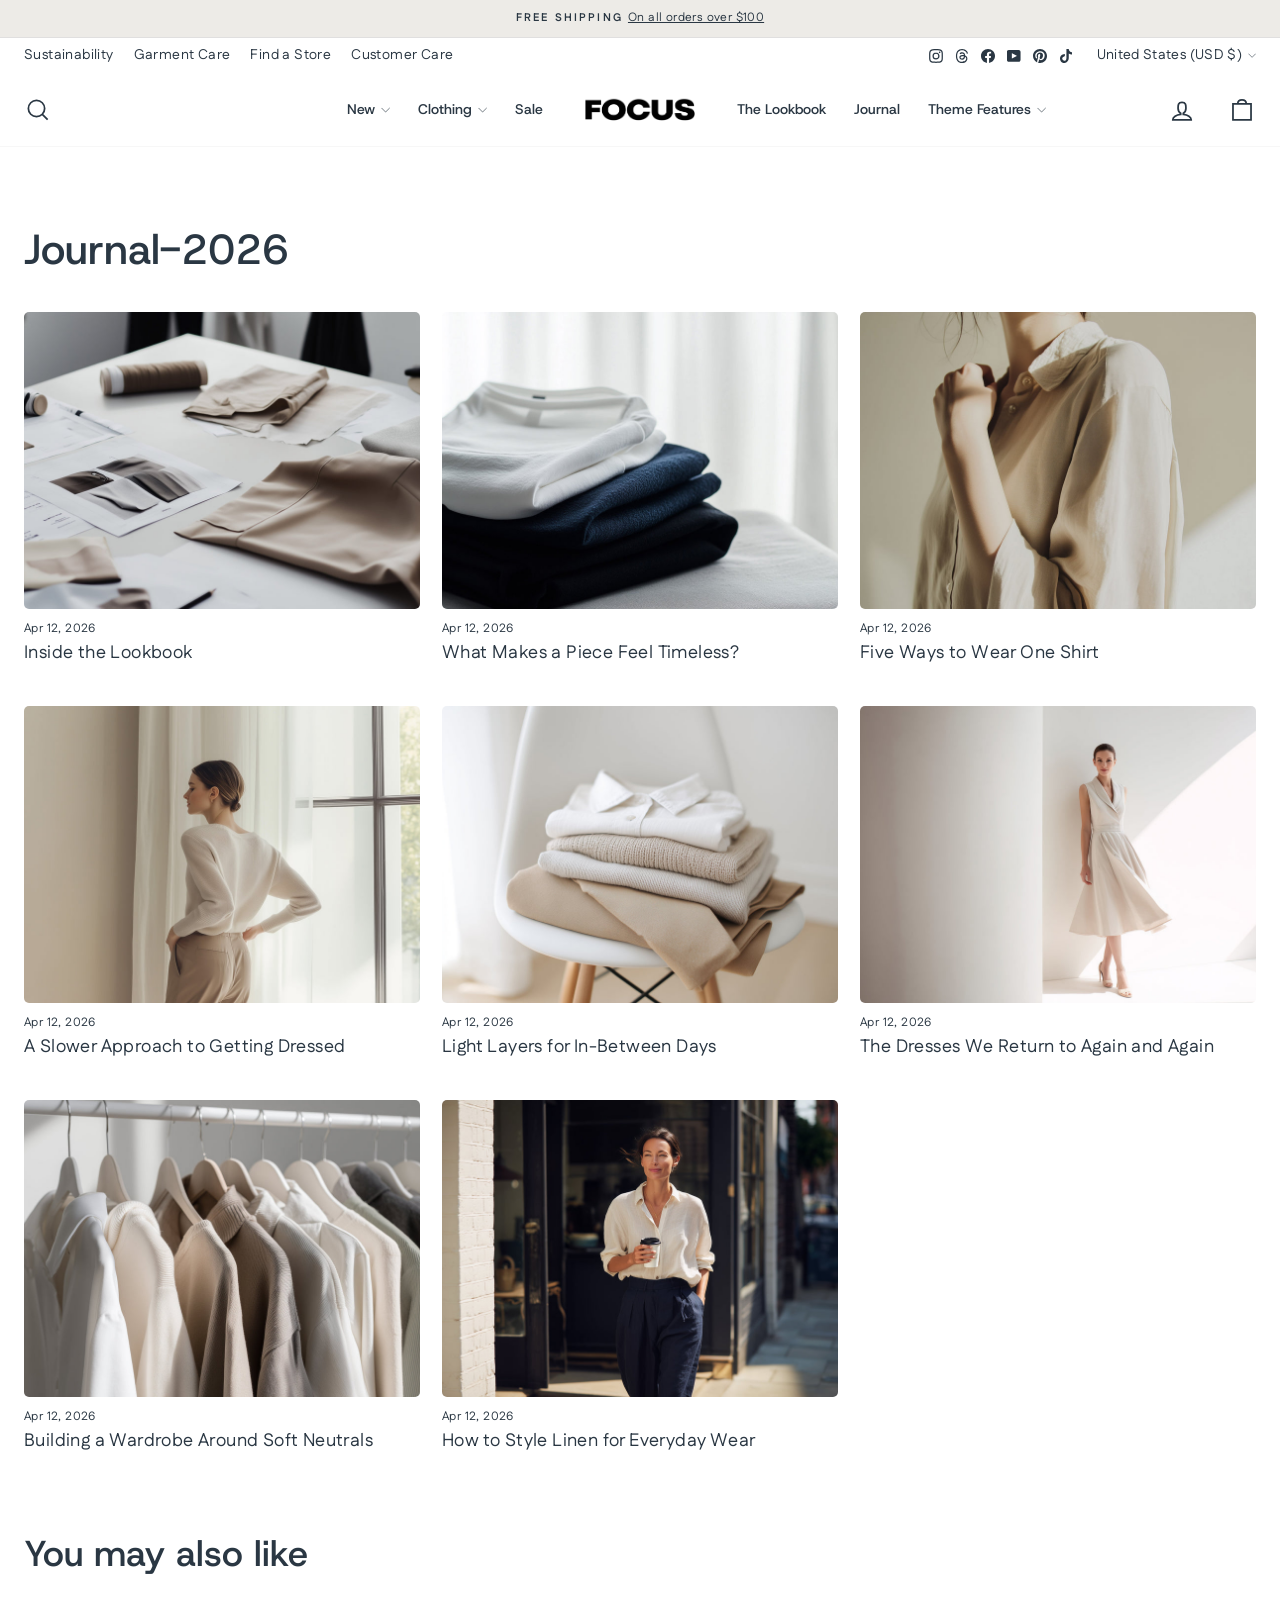
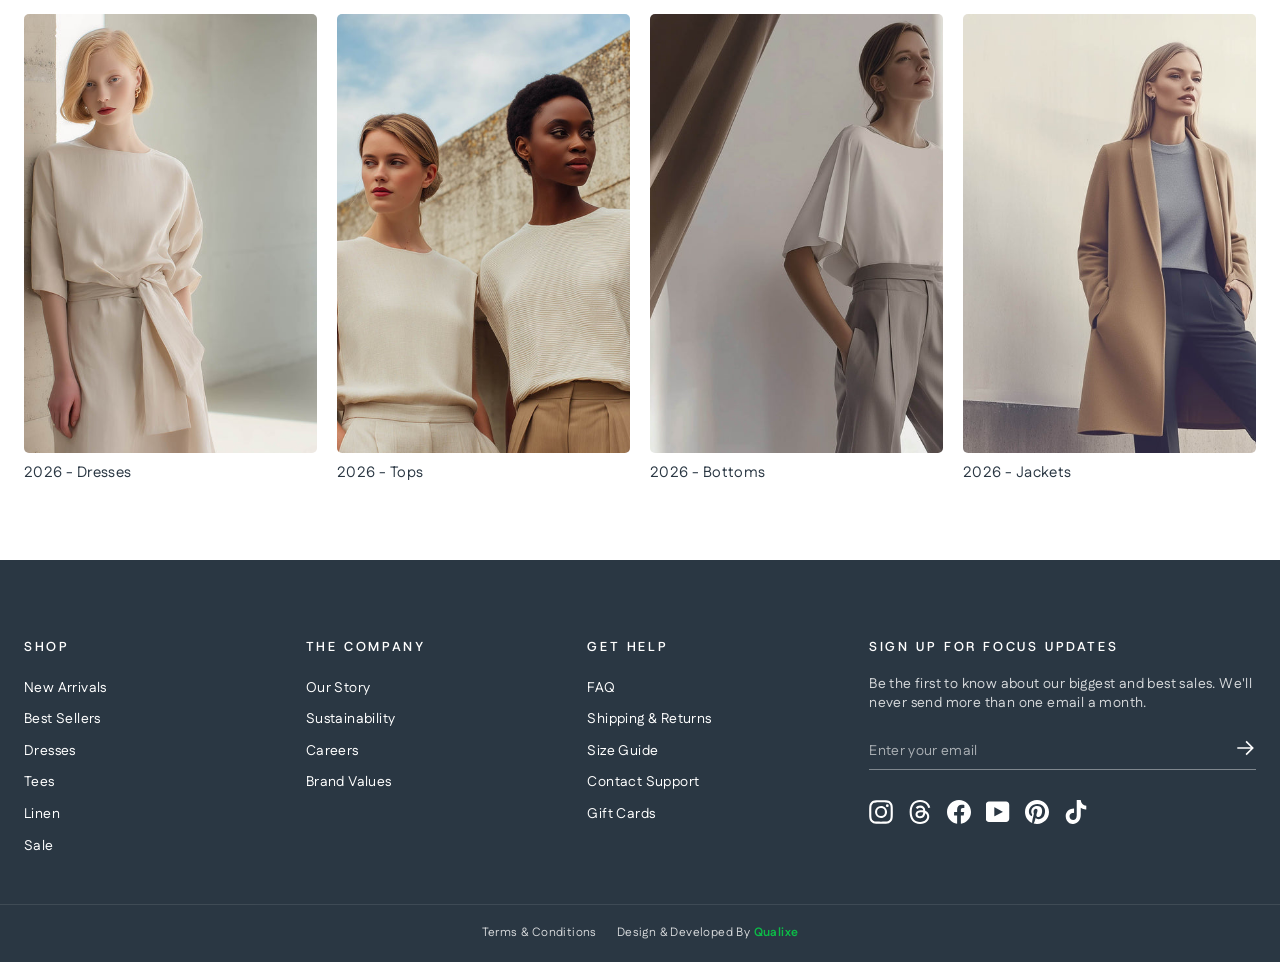
<file: blogs.html>
<!DOCTYPE html>
<html lang="en">

<head>
	<meta charset="UTF-8">
	<meta name="viewport" content="width=device-width, initial-scale=1.0">
	<title>Focus | Blogs</title>
	<!-- link css -->
	<link rel="stylesheet" href="./assets/css/swiper-bundle.min.css">
	<link rel="stylesheet" href="./assets/css/style.css">
</head>

<body>

	<!-- announcement bar start -->
	<div class="announcement-bar">
		<div class="announcement-bar__slide is-active">
			<span class="announcement-bar__text">Free shipping</span>
			<a href="#" class="announcement-bar__link">On all orders over $100</a>
		</div>
		<div class="announcement-bar__slide">
			<span class="announcement-bar__text">Hassle-free returns</span>
			<a href="#" class="announcement-bar__link">30-day postage paid returns</a>
		</div>
	</div>
	<!-- announcement bar end -->

	<header class="header header--solid" id="siteHeader">
		<!-- secondary toolbar (desktop only) -->
		<div class="header__toolbar">
			<div class="header__toolbar-inner container">
				<ul class="header__toolbar-links">
					<li><a href="sustainability.html">Sustainability</a></li>
					<li><a href="#">Garment Care</a></li>
					<li><a href="find-store.html">Find a Store</a></li>
					<li><a href="contact.html">Customer Care</a></li>
				</ul>
				<div class="header__toolbar-right">
					<div class="header__toolbar-social">
						<a href="#" aria-label="Instagram"><svg viewBox="0 0 32 32">
								<path
									d="M16 3.094c4.206 0 4.7.019 6.363.094 1.538.069 2.369.325 2.925.544.738.287 1.262.625 1.813 1.175s.894 1.075 1.175 1.813c.212.556.475 1.387.544 2.925.075 1.662.094 2.156.094 6.363s-.019 4.7-.094 6.363c-.069 1.538-.325 2.369-.544 2.925-.288.738-.625 1.262-1.175 1.813s-1.075.894-1.813 1.175c-.556.212-1.387.475-2.925.544-1.663.075-2.156.094-6.363.094s-4.7-.019-6.363-.094c-1.537-.069-2.369-.325-2.925-.544-.737-.288-1.263-.625-1.813-1.175s-.894-1.075-1.175-1.813c-.212-.556-.475-1.387-.544-2.925-.075-1.663-.094-2.156-.094-6.363s.019-4.7.094-6.363c.069-1.537.325-2.369.544-2.925.287-.737.625-1.263 1.175-1.813s1.075-.894 1.813-1.175c.556-.212 1.388-.475 2.925-.544 1.662-.081 2.156-.094 6.363-.094zm0-2.838c-4.275 0-4.813.019-6.494.094-1.675.075-2.819.344-3.819.731-1.037.4-1.913.944-2.788 1.819S1.486 4.656 1.08 5.688c-.387 1-.656 2.144-.731 3.825-.075 1.675-.094 2.213-.094 6.488s.019 4.813.094 6.494c.075 1.675.344 2.819.731 3.825.4 1.038.944 1.913 1.819 2.788s1.756 1.413 2.788 1.819c1 .387 2.144.656 3.825.731s2.213.094 6.494.094 4.813-.019 6.494-.094c1.675-.075 2.819-.344 3.825-.731 1.038-.4 1.913-.944 2.788-1.819s1.413-1.756 1.819-2.788c.387-1 .656-2.144.731-3.825s.094-2.212.094-6.494-.019-4.813-.094-6.494c-.075-1.675-.344-2.819-.731-3.825-.4-1.038-.944-1.913-1.819-2.788s-1.756-1.413-2.788-1.819c-1-.387-2.144-.656-3.825-.731C20.812.275 20.275.256 16 .256z" />
								<path
									d="M16 7.912a8.088 8.088 0 0 0 0 16.175c4.463 0 8.087-3.625 8.087-8.088s-3.625-8.088-8.088-8.088zm0 13.338a5.25 5.25 0 1 1 0-10.5 5.25 5.25 0 1 1 0 10.5zM26.294 7.594a1.887 1.887 0 1 1-3.774.002 1.887 1.887 0 0 1 3.774-.003z" />
							</svg></a>
						<a href="#" aria-label="Threads"><svg viewBox="0 0 20 20">
								<path
									d="M14.743 9.27a6.873 6.873 0 0 0-.262-.12c-.154-2.844-1.708-4.472-4.318-4.49h-.036c-1.56 0-2.859.667-3.658 1.88l1.435.984c.597-.905 1.534-1.098 2.224-1.098h.024c.86.005 1.508.255 1.927.742.306.355.51.845.611 1.464a10.98 10.98 0 0 0-2.467-.12c-2.48.144-4.076 1.59-3.969 3.602.054 1.02.563 1.897 1.43 2.47.735.485 1.68.722 2.663.668 1.298-.07 2.316-.566 3.026-1.471.54-.688.88-1.579 1.031-2.701.619.373 1.077.864 1.33 1.455.43 1.003.456 2.652-.89 3.997-1.18 1.178-2.596 1.688-4.738 1.703-2.376-.017-4.173-.78-5.342-2.264C3.67 14.58 3.105 12.57 3.084 10c.021-2.571.586-4.58 1.68-5.97 1.169-1.486 2.966-2.248 5.341-2.265 2.394.017 4.222.783 5.435 2.275.595.732 1.043 1.653 1.339 2.726l1.682-.45c-.358-1.32-.922-2.458-1.69-3.402C15.316 1.001 13.041.02 10.111 0H10.1C7.175.02 4.926 1.004 3.415 2.925c-1.344 1.709-2.037 4.087-2.06 7.068v.014c.023 2.98.716 5.359 2.06 7.068C4.926 18.995 7.175 19.98 10.1 20h.011c2.6-.018 4.433-.699 5.943-2.207 1.975-1.974 1.916-4.447 1.265-5.966-.467-1.089-1.358-1.973-2.576-2.557Zm-4.489 4.22c-1.087.062-2.217-.427-2.273-1.472-.041-.775.552-1.64 2.34-1.743.205-.012.406-.018.603-.018.65 0 1.257.063 1.81.184-.207 2.573-1.415 2.99-2.48 3.05Z" />
							</svg></a>
						<a href="#" aria-label="Facebook"><svg viewBox="0 0 14222 14222">
								<path
									d="M14222 7112c0 3549.352-2600.418 6491.344-6000 7024.72V9168h1657l315-2056H8222V5778c0-562 275-1111 1159-1111h897V2917s-814-139-1592-139c-1624 0-2686 984-2686 2767v1567H4194v2056h1806v4968.72C2600.418 13603.344 0 10661.352 0 7112 0 3184.703 3183.703 1 7111 1s7111 3183.703 7111 7111Zm-8222 7025c362 57 733 86 1111 86-377.945 0-749.003-29.485-1111-86.28Zm2222 0v-.28a7107.458 7107.458 0 0 1-167.717 24.267A7407.158 7407.158 0 0 0 8222 14137Zm-167.717 23.987C7745.664 14201.89 7430.797 14223 7111 14223c319.843 0 634.675-21.479 943.283-62.013Z" />
							</svg></a>
						<a href="#" aria-label="YouTube"><svg viewBox="0 0 21 20">
								<path
									d="M-.196 15.803q0 1.23.812 2.092t1.977.861h14.946q1.165 0 1.977-.861t.812-2.092V3.909q0-1.23-.82-2.116T17.539.907H2.593q-1.148 0-1.969.886t-.82 2.116v11.894zm7.465-2.149V6.058q0-.115.066-.18.049-.016.082-.016l.082.016 7.153 3.806q.066.066.066.164 0 .066-.066.131l-7.153 3.806q-.033.033-.066.033-.066 0-.098-.033-.066-.066-.066-.131z" />
							</svg></a>
						<a href="#" aria-label="Pinterest"><svg viewBox="0 0 256 256">
								<path
									d="M0 128.002c0 52.414 31.518 97.442 76.619 117.239-.36-8.938-.064-19.668 2.228-29.393 2.461-10.391 16.47-69.748 16.47-69.748s-4.089-8.173-4.089-20.252c0-18.969 10.994-33.136 24.686-33.136 11.643 0 17.268 8.745 17.268 19.217 0 11.704-7.465 29.211-11.304 45.426-3.207 13.578 6.808 24.653 20.203 24.653 24.252 0 40.586-31.149 40.586-68.055 0-28.054-18.895-49.052-53.262-49.052-38.828 0-63.017 28.956-63.017 61.3 0 11.152 3.288 19.016 8.438 25.106 2.368 2.797 2.697 3.922 1.84 7.134-.614 2.355-2.024 8.025-2.608 10.272-.852 3.242-3.479 4.401-6.409 3.204-17.884-7.301-26.213-26.886-26.213-48.902 0-36.361 30.666-79.961 91.482-79.961 48.87 0 81.035 35.364 81.035 73.325 0 50.213-27.916 87.726-69.066 87.726-13.819 0-26.818-7.47-31.271-15.955 0 0-7.431 29.492-9.005 35.187-2.714 9.869-8.026 19.733-12.883 27.421a127.897 127.897 0 0 0 36.277 5.249c70.684 0 127.996-57.309 127.996-128.005C256.001 57.309 198.689 0 128.005 0 57.314 0 0 57.309 0 128.002Z" />
							</svg></a>
						<a href="#" aria-label="TikTok"><svg viewBox="0 0 2859 3333">
								<path
									d="M2081 0c55 473 319 755 778 785v532c-266 26-499-61-770-225v995c0 1264-1378 1659-1932 753-356-583-138-1606 1004-1647v561c-87 14-180 36-265 65-254 86-398 247-358 531 77 544 1075 705 992-358V1h551z" />
							</svg></a>
					</div>
					<div class="header__currency">
						<button type="button" id="currencyToggle">
							United States (USD $)
							<svg class="chevron" viewBox="0 0 28 16" fill="none" xmlns="http://www.w3.org/2000/svg">
								<path d="m1.57 1.59 12.76 12.77L27.1 1.59" stroke-width="2" stroke="currentColor" fill="none" />
							</svg>
						</button>
						<ul class="header__currency-list" id="currencyList">
							<li><a href="#">United States (USD $)</a></li>
							<li><a href="#">Afghanistan (USD $)</a></li>
							<li><a href="#">Åland Islands (EUR &euro;)</a></li>
							<li><a href="#">Albania (USD $)</a></li>
							<li><a href="#">Algeria (USD $)</a></li>
							<li><a href="#">Andorra (EUR &euro;)</a></li>
							<li><a href="#">Angola (USD $)</a></li>
							<li><a href="#">Anguilla (USD $)</a></li>
							<li><a href="#">Antigua &amp; Barbuda (USD $)</a></li>
							<li><a href="#">Argentina (USD $)</a></li>
							<li><a href="#">Armenia (USD $)</a></li>
							<li><a href="#">Aruba (USD $)</a></li>
							<li><a href="#">Ascension Island (USD $)</a></li>
							<li><a href="#">Australia (AUD $)</a></li>
							<li><a href="#">Austria (EUR &euro;)</a></li>
						</ul>
					</div>
				</div>
			</div>
		</div>
		<!-- main header row -->
		<div class="header__main">
			<div class="header__main-inner container">
				<div class="header__side header__side--left">
					<button class="header__icon-btn header__search-btn only-desktop" id="searchToggle" aria-label="Search">
						<svg aria-hidden="true" focusable="false" role="presentation" class="icon icon-search" viewBox="0 0 64 64">
							<title>icon-search</title>
							<path d="M47.16 28.58A18.58 18.58 0 1 1 28.58 10a18.58 18.58 0 0 1 18.58 18.58ZM54 54 41.94 42"></path>
						</svg>
					</button>
					<button class="header__icon-btn header__menu-toggle only-mobile" id="menuToggle" aria-label="Site navigation">
						<svg class="icon icon-hamburger" viewBox="0 0 64 64" fill="none" xmlns="http://www.w3.org/2000/svg">
							<path d="M7 15h51M7 32h43M7 49h51" />
						</svg>
					</button>

					<nav class="header__nav only-desktop">
						<ul>
							<li class="header__nav-item has-megamenu">
								<details class="megamenu-details">
									<summary>New
										<svg class="chevron" viewBox="0 0 28 16" fill="none" xmlns="http://www.w3.org/2000/svg">
											<path d="m1.57 1.59 12.76 12.77L27.1 1.59" stroke-width="2" stroke="currentColor" fill="none" />
										</svg>
									</summary>
									<div class="megamenu">
										<div class="megamenu__inner container">
											<div class="megamenu__columns">
												<div class="megamenu__col">
													<a href="collections.html" class="megamenu__col-title">Featured</a>
													<a href="collections.html">All New</a>
													<a href="collections.html">New This Week</a>
													<a href="collections.html">Staff Picks</a>
													<a href="collections.html">Spring / Summer Edit</a>
												</div>
												<div class="megamenu__col">
													<span class="megamenu__col-title">Shop By Category</span>
													<a href="collections.html">New Dresses</a>
													<a href="collections.html">New Tops</a>
													<a href="collections.html">New Bottoms</a>
													<a href="collections.html">New Layers</a>
													<a href="collections.html">New Linen</a>
												</div>
												<div class="megamenu__col">
													<span class="megamenu__col-title">Shop By Occasion</span>
													<a href="collections.html">Everyday Essentials</a>
													<a href="collections.html">Workwear</a>
													<a href="collections.html">Weekend</a>
													<a href="collections.html">Vacation Ready</a>
													<a href="collections.html">Event Dressing</a>
												</div>
												<div class="megamenu__col">
													<span class="megamenu__col-title">Collections</span>
													<a href="collections.html">The Linen Edit</a>
													<a href="collections.html">Minimalist Staples</a>
													<a href="collections.html">Soft Tailoring</a>
													<a href="collections.html">Neutral Tones</a>
													<a href="collections.html">Monochrome Looks</a>
												</div>
											</div>
											<div class="megamenu__promos">
												<a href="collections.html" class="megamenu__promo">
													<img src="./assets/images/grid/grid-soft-neutrals.jpg" alt="Linen Favorites">
													<p class="megamenu__promo-title">Linen Favorites</p>
													<p class="megamenu__promo-text">Breathable, relaxed pieces for everyday wear</p>
												</a>
												<a href="collections.html" class="megamenu__promo">
													<img src="./assets/images/products/product-wren-coat.png" alt="The Wren Coat">
													<p class="megamenu__promo-title">New This Week</p>
													<span class="btn btn--sm">The Wren Coat</span>
												</a>
											</div>
										</div>
									</div>
								</details>
							</li>
							<li class="header__nav-item has-megamenu">
								<details class="megamenu-details">
									<summary>Clothing
										<svg class="chevron" viewBox="0 0 28 16" fill="none" xmlns="http://www.w3.org/2000/svg">
											<path d="m1.57 1.59 12.76 12.77L27.1 1.59" stroke-width="2" stroke="currentColor" fill="none" />
										</svg>
									</summary>
									<div class="megamenu">
										<div class="megamenu__inner container">
											<div class="megamenu__columns megamenu__columns--with-images">
												<div class="megamenu__col">
													<a href="collections.html"><img src="./assets/images/categories/category-tops.jpg" alt="Tops"
															class="megamenu__col-img"></a>
													<a href="collections.html" class="megamenu__col-title">Tops</a>
													<a href="collections.html">Tees</a>
													<a href="collections.html">Shirts</a>
													<a href="collections.html">Knit Tops</a>
												</div>
												<div class="megamenu__col">
													<a href="collections.html"><img src="./assets/images/categories/category-bottoms.jpg" alt="Bottoms"
															class="megamenu__col-img"></a>
													<a href="collections.html" class="megamenu__col-title">Bottoms</a>
													<a href="collections.html">Trousers</a>
													<a href="collections.html">Skirts</a>
													<a href="collections.html">Shorts</a>
												</div>
												<div class="megamenu__col">
													<a href="collections.html"><img src="./assets/images/categories/category-dresses.jpg" alt="Dresses"
															class="megamenu__col-img"></a>
													<a href="collections.html" class="megamenu__col-title">Dresses</a>
													<a href="collections.html">Casual Dresses</a>
													<a href="collections.html">Midi Dresses</a>
													<a href="collections.html">Occasional Dresses</a>
												</div>
												<div class="megamenu__col">
													<a href="collections.html"><img src="./assets/images/categories/category-layers.jpg" alt="Layers"
															class="megamenu__col-img"></a>
													<a href="collections.html" class="megamenu__col-title">Layers</a>
													<a href="collections.html">Blazers</a>
													<a href="collections.html">Jackets</a>
													<a href="collections.html">Cardigans</a>
													<a href="collections.html">Sweaters</a>
												</div>
												<div class="megamenu__col">
													<a href="collections.html"><img src="./assets/images/categories/category-linen.jpg" alt="Linen"
															class="megamenu__col-img"></a>
													<a href="collections.html" class="megamenu__col-title">Linen</a>
													<a href="collections.html">Linen Dresses</a>
													<a href="collections.html">Linen Shirts</a>
													<a href="collections.html">Linen Pants</a>
													<a href="collections.html">Linen Shorts</a>
													<a href="collections.html">Linen Layers</a>
												</div>
											</div>
										</div>
									</div>
								</details>
							</li>
							<li class="header__nav-item"><a href="collections.html">Sale</a></li>
						</ul>
					</nav>
				</div>

				<a href="./index.html" class="header__logo">
					<img src="./assets/images/logo/logo.png" alt="Focus" class="header__logo-img header__logo-img--dark">
					<img src="./assets/images/logo/logo-white.png" alt="Focus" class="header__logo-img header__logo-img--light">
				</a>

				<div class="header__side header__side--right">
					<nav class="header__nav only-desktop">
						<ul>
							<li class="header__nav-item"><a href="look-book.html">The Lookbook</a></li>
							<li class="header__nav-item"><a href="blogs.html">Journal</a></li>
							<li class="header__nav-item has-megamenu">
								<details class="megamenu-details">
									<summary>Theme Features
										<svg class="chevron" viewBox="0 0 28 16" fill="none" xmlns="http://www.w3.org/2000/svg">
											<path d="m1.57 1.59 12.76 12.77L27.1 1.59" stroke-width="2" stroke="currentColor" fill="none" />
										</svg>
									</summary>
									<div class="megamenu">
										<div class="megamenu__inner container">
											<div class="megamenu__columns megamenu__columns--narrow">
												<div class="megamenu__col">
													<span class="megamenu__col-title">Presets</span>
													<a href="#">Focus</a>
													<a href="#">Apothecary</a>
													<a href="#">Dune</a>
													<a href="#">Terrain</a>
												</div>
												<div class="megamenu__col">
													<span class="megamenu__col-title">Pages</span>
													<a href="products.html">Product Page</a>
													<a href="collections.html">Collection Page</a>
													<a href="#">Pre-order</a>
													<a href="#">Gift Card</a>
													<a href="find-store.html">Find a Store</a>
												</div>
											</div>
											<div class="megamenu__promos megamenu__promos--single">
												<a href="collections.html" class="megamenu__promo">
													<img src="./assets/images/hero/hero-main.jpg" alt="Focus Theme">
												</a>
											</div>
										</div>
									</div>
								</details>
							</li>
						</ul>
					</nav>
					<div class="header__icons">
						<button class="header__icon-btn header__search-btn only-mobile" id="searchToggleMobile" aria-label="Search">
							<svg aria-hidden="true" focusable="false" role="presentation" class="icon icon-search"
								viewBox="0 0 64 64">
								<title>icon-search</title>
								<path d="M47.16 28.58A18.58 18.58 0 1 1 28.58 10a18.58 18.58 0 0 1 18.58 18.58ZM54 54 41.94 42"></path>
							</svg>
						</button>
						<button class="header__icon-btn header__account-btn only-desktop" aria-label="Account">
							<svg class="icon icon-user" viewBox="0 0 64 64" fill="none" xmlns="http://www.w3.org/2000/svg">
								<path
									d="M35 39.84v-2.53c3.3-1.91 6-6.66 6-11.41 0-7.63 0-13.82-9-13.82s-9 6.19-9 13.82c0 4.75 2.7 9.51 6 11.41v2.53c-10.18.85-18 6-18 12.16h42c0-6.19-7.82-11.31-18-12.16Z" />
							</svg>
						</button>
						<button class="header__icon-btn header__cart-btn" id="cartToggle" aria-label="Cart">
							<svg class="icon icon-bag-minimal" viewBox="0 0 64 64" fill="none" xmlns="http://www.w3.org/2000/svg">
								<path d="M11.375 17.863h41.25v36.75h-41.25z" />
								<path d="M22.25 18c0-7.105 4.35-9 9.75-9s9.75 1.895 9.75 9" />
							</svg>
							<span class="header__cart-count"></span>
						</button>
					</div>
				</div>
			</div>
		</div>
		<!-- search bar dropdown -->
		<div class="header__search-bar" id="searchBar">
			<div class="header__search-bar-inner container">
				<input type="search" id="searchInput" placeholder="Search our store" aria-label="Search our store"
					autocomplete="off">
				<button id="searchClose" aria-label="Close search">
					<svg viewBox="0 0 20 20" fill="none" xmlns="http://www.w3.org/2000/svg">
						<path d="M4 4l12 12M16 4L4 16" stroke="currentColor" stroke-width="1.4" />
					</svg>
				</button>
			</div>

			<div class="search-results container" id="searchResults" hidden>
				<div class="search-results__inner">
					<div class="search-results__col search-results__col--left">
						<div class="search-results__group" id="searchSuggestionsGroup" hidden>
							<h4 class="search-results__heading">Suggestions</h4>
							<ul class="search-results__list" id="searchSuggestionsList"></ul>
						</div>
						<div class="search-results__group" id="searchPagesGroup" hidden>
							<h4 class="search-results__heading">Pages:</h4>
							<ul class="search-results__list" id="searchPagesList"></ul>
						</div>
						<div class="search-results__group" id="searchCollectionsGroup" hidden>
							<h4 class="search-results__heading">Collections:</h4>
							<ul class="search-results__list" id="searchCollectionsList"></ul>
						</div>
					</div>
					<div class="search-results__col search-results__col--right" id="searchProductsGroup" hidden>
						<h4 class="search-results__heading">Products</h4>
						<ul class="search-results__products" id="searchProductsList"></ul>
					</div>
				</div>
				<a href="#" class="search-results__view-more" id="searchViewMore" hidden>View more &rarr;</a>
				<p class="search-results__empty" id="searchEmpty" hidden></p>
			</div>
		</div>
	</header>
	<nav class="mobile-nav" id="mobileNav">
		<div class="mobile-nav__header">
			<img src="./assets/images/logo/logo.png" alt="Focus" class="mobile-nav__logo">
			<button class="mobile-nav__close" id="mobileNavClose" aria-label="Close menu">
				<svg viewBox="0 0 20 20" fill="none" xmlns="http://www.w3.org/2000/svg">
					<path d="M4 4l12 12M16 4L4 16" stroke="currentColor" stroke-width="1.4" />
				</svg>
			</button>
		</div>

		<ul class="mobile-nav__list">
			<li style="--i:0">
				<details class="mobile-nav__details">
					<summary>New
						<svg class="chevron" viewBox="0 0 28 16" fill="none" xmlns="http://www.w3.org/2000/svg">
							<path d="m1.57 1.59 12.76 12.77L27.1 1.59" stroke-width="2" stroke="currentColor" fill="none" />
						</svg>
					</summary>
					<ul class="mobile-nav__sublist">
						<li>
							<details class="mobile-nav__details mobile-nav__details--sub">
								<summary>Featured
									<svg class="chevron chevron--circle" viewBox="0 0 28 16" fill="none"
										xmlns="http://www.w3.org/2000/svg">
										<path d="m1.57 1.59 12.76 12.77L27.1 1.59" stroke-width="2" stroke="currentColor" fill="none" />
									</svg>
								</summary>
								<ul class="mobile-nav__grandchild">
									<li><a href="collections.html">All New</a></li>
									<li><a href="collections.html">New This Week</a></li>
									<li><a href="collections.html">Staff Picks</a></li>
									<li><a href="collections.html">Spring / Summer Edit</a></li>
								</ul>
							</details>
						</li>
						<li>
							<details class="mobile-nav__details mobile-nav__details--sub">
								<summary>Shop By Category
									<svg class="chevron chevron--circle" viewBox="0 0 28 16" fill="none"
										xmlns="http://www.w3.org/2000/svg">
										<path d="m1.57 1.59 12.76 12.77L27.1 1.59" stroke-width="2" stroke="currentColor" fill="none" />
									</svg>
								</summary>
								<ul class="mobile-nav__grandchild">
									<li><a href="collections.html">New Dresses</a></li>
									<li><a href="collections.html">New Tops</a></li>
									<li><a href="collections.html">New Bottoms</a></li>
									<li><a href="collections.html">New Layers</a></li>
									<li><a href="collections.html">New Linen</a></li>
								</ul>
							</details>
						</li>
						<li>
							<details class="mobile-nav__details mobile-nav__details--sub">
								<summary>Shop By Occasion
									<svg class="chevron chevron--circle" viewBox="0 0 28 16" fill="none"
										xmlns="http://www.w3.org/2000/svg">
										<path d="m1.57 1.59 12.76 12.77L27.1 1.59" stroke-width="2" stroke="currentColor" fill="none" />
									</svg>
								</summary>
								<ul class="mobile-nav__grandchild">
									<li><a href="collections.html">Everyday Essentials</a></li>
									<li><a href="collections.html">Workwear</a></li>
									<li><a href="collections.html">Weekend</a></li>
									<li><a href="collections.html">Vacation Ready</a></li>
									<li><a href="collections.html">Event Dressing</a></li>
								</ul>
							</details>
						</li>
						<li>
							<details class="mobile-nav__details mobile-nav__details--sub">
								<summary>Collections
									<svg class="chevron chevron--circle" viewBox="0 0 28 16" fill="none"
										xmlns="http://www.w3.org/2000/svg">
										<path d="m1.57 1.59 12.76 12.77L27.1 1.59" stroke-width="2" stroke="currentColor" fill="none" />
									</svg>
								</summary>
								<ul class="mobile-nav__grandchild">
									<li><a href="collections.html">The Linen Edit</a></li>
									<li><a href="collections.html">Minimalist Staples</a></li>
									<li><a href="collections.html">Soft Tailoring</a></li>
									<li><a href="collections.html">Neutral Tones</a></li>
									<li><a href="collections.html">Monochrome Looks</a></li>
								</ul>
							</details>
						</li>
					</ul>
				</details>
			</li>

			<li style="--i:1">
				<details class="mobile-nav__details">
					<summary>Clothing
						<svg class="chevron" viewBox="0 0 28 16" fill="none" xmlns="http://www.w3.org/2000/svg">
							<path d="m1.57 1.59 12.76 12.77L27.1 1.59" stroke-width="2" stroke="currentColor" fill="none" />
						</svg>
					</summary>
					<ul class="mobile-nav__sublist">
						<li>
							<details class="mobile-nav__details mobile-nav__details--sub">
								<summary>Tops
									<svg class="chevron chevron--circle" viewBox="0 0 28 16" fill="none"
										xmlns="http://www.w3.org/2000/svg">
										<path d="m1.57 1.59 12.76 12.77L27.1 1.59" stroke-width="2" stroke="currentColor" fill="none" />
									</svg>
								</summary>
								<ul class="mobile-nav__grandchild">
									<li><a href="collections.html">Tees</a></li>
									<li><a href="collections.html">Shirts</a></li>
									<li><a href="collections.html">Knit Tops</a></li>
								</ul>
							</details>
						</li>
						<li>
							<details class="mobile-nav__details mobile-nav__details--sub">
								<summary>Bottoms
									<svg class="chevron chevron--circle" viewBox="0 0 28 16" fill="none"
										xmlns="http://www.w3.org/2000/svg">
										<path d="m1.57 1.59 12.76 12.77L27.1 1.59" stroke-width="2" stroke="currentColor" fill="none" />
									</svg>
								</summary>
								<ul class="mobile-nav__grandchild">
									<li><a href="collections.html">Trousers</a></li>
									<li><a href="collections.html">Skirts</a></li>
									<li><a href="collections.html">Shorts</a></li>
								</ul>
							</details>
						</li>
						<li>
							<details class="mobile-nav__details mobile-nav__details--sub">
								<summary>Dresses
									<svg class="chevron chevron--circle" viewBox="0 0 28 16" fill="none"
										xmlns="http://www.w3.org/2000/svg">
										<path d="m1.57 1.59 12.76 12.77L27.1 1.59" stroke-width="2" stroke="currentColor" fill="none" />
									</svg>
								</summary>
								<ul class="mobile-nav__grandchild">
									<li><a href="collections.html">Casual Dresses</a></li>
									<li><a href="collections.html">Midi Dresses</a></li>
									<li><a href="collections.html">Occasional Dresses</a></li>
								</ul>
							</details>
						</li>
						<li>
							<details class="mobile-nav__details mobile-nav__details--sub">
								<summary>Layers
									<svg class="chevron chevron--circle" viewBox="0 0 28 16" fill="none"
										xmlns="http://www.w3.org/2000/svg">
										<path d="m1.57 1.59 12.76 12.77L27.1 1.59" stroke-width="2" stroke="currentColor" fill="none" />
									</svg>
								</summary>
								<ul class="mobile-nav__grandchild">
									<li><a href="collections.html">Blazers</a></li>
									<li><a href="collections.html">Jackets</a></li>
									<li><a href="collections.html">Cardigans</a></li>
									<li><a href="collections.html">Sweaters</a></li>
								</ul>
							</details>
						</li>
						<li>
							<details class="mobile-nav__details mobile-nav__details--sub">
								<summary>Linen
									<svg class="chevron chevron--circle" viewBox="0 0 28 16" fill="none"
										xmlns="http://www.w3.org/2000/svg">
										<path d="m1.57 1.59 12.76 12.77L27.1 1.59" stroke-width="2" stroke="currentColor" fill="none" />
									</svg>
								</summary>
								<ul class="mobile-nav__grandchild">
									<li><a href="collections.html">Linen Dresses</a></li>
									<li><a href="collections.html">Linen Shirts</a></li>
									<li><a href="collections.html">Linen Pants</a></li>
									<li><a href="collections.html">Linen Shorts</a></li>
									<li><a href="collections.html">Linen Layers</a></li>
								</ul>
							</details>
						</li>
					</ul>
				</details>
			</li>

			<li style="--i:2"><a href="collections.html" class="mobile-nav__toplevel-link">Sale</a></li>
			<li style="--i:3"><a href="look-book.html" class="mobile-nav__toplevel-link">The Lookbook</a></li>
			<li style="--i:4"><a href="blogs.html" class="mobile-nav__toplevel-link">Journal</a></li>

			<li style="--i:5">
				<details class="mobile-nav__details">
					<summary>Theme Features
						<svg class="chevron" viewBox="0 0 28 16" fill="none" xmlns="http://www.w3.org/2000/svg">
							<path d="m1.57 1.59 12.76 12.77L27.1 1.59" stroke-width="2" stroke="currentColor" fill="none" />
						</svg>
					</summary>
					<ul class="mobile-nav__sublist">
						<li>
							<details class="mobile-nav__details mobile-nav__details--sub">
								<summary>Presets
									<svg class="chevron chevron--circle" viewBox="0 0 28 16" fill="none"
										xmlns="http://www.w3.org/2000/svg">
										<path d="m1.57 1.59 12.76 12.77L27.1 1.59" stroke-width="2" stroke="currentColor" fill="none" />
									</svg>
								</summary>
								<ul class="mobile-nav__grandchild">
									<li><a href="#">Focus</a></li>
									<li><a href="#">Apothecary</a></li>
									<li><a href="#">Dune</a></li>
									<li><a href="#">Terrain</a></li>
								</ul>
							</details>
						</li>
						<li>
							<details class="mobile-nav__details mobile-nav__details--sub">
								<summary>Pages
									<svg class="chevron chevron--circle" viewBox="0 0 28 16" fill="none"
										xmlns="http://www.w3.org/2000/svg">
										<path d="m1.57 1.59 12.76 12.77L27.1 1.59" stroke-width="2" stroke="currentColor" fill="none" />
									</svg>
								</summary>
								<ul class="mobile-nav__grandchild">
									<li><a href="products.html">Product Page</a></li>
									<li><a href="collections.html">Collection Page</a></li>
									<li><a href="#">Pre-order</a></li>
									<li><a href="#">Gift Card</a></li>
									<li><a href="find-store.html">Find a Store</a></li>
								</ul>
							</details>
						</li>
					</ul>
				</details>
			</li>

			<li style="--i:6">
				<a href="#" class="mobile-nav__login">
					<svg viewBox="0 0 64 64">
						<path
							d="M35 39.84v-2.53c3.3-1.91 6-6.66 6-11.41 0-7.63 0-13.82-9-13.82s-9 6.19-9 13.82c0 4.75 2.7 9.51 6 11.41v2.53c-10.18.85-18 6-18 12.16h42c0-6.19-7.82-11.31-18-12.16Z" />
					</svg>
					Log in
				</a>
			</li>

			<li style="--i:7" class="mobile-nav__toolbar-grid">
				<a href="sustainability.html">Sustainability</a>
				<a href="#">Garment Care</a>
				<a href="find-store.html">Find a Store</a>
				<a href="contact.html">Customer Care</a>
			</li>
		</ul>

		<div class="mobile-nav__social" style="--i:8">
			<a href="#" aria-label="Instagram"><svg viewBox="0 0 32 32">
					<path
						d="M16 3.094c4.206 0 4.7.019 6.363.094 1.538.069 2.369.325 2.925.544.738.287 1.262.625 1.813 1.175s.894 1.075 1.175 1.813c.212.556.475 1.387.544 2.925.075 1.662.094 2.156.094 6.363s-.019 4.7-.094 6.363c-.069 1.538-.325 2.369-.544 2.925-.288.738-.625 1.262-1.175 1.813s-1.075.894-1.813 1.175c-.556.212-1.387.475-2.925.544-1.663.075-2.156.094-6.363.094s-4.7-.019-6.363-.094c-1.537-.069-2.369-.325-2.925-.544-.737-.288-1.263-.625-1.813-1.175s-.894-1.075-1.175-1.813c-.212-.556-.475-1.387-.544-2.925-.075-1.663-.094-2.156-.094-6.363s.019-4.7.094-6.363c.069-1.537.325-2.369.544-2.925.287-.737.625-1.263 1.175-1.813s1.075-.894 1.813-1.175c.556-.212 1.388-.475 2.925-.544 1.662-.081 2.156-.094 6.363-.094zm0-2.838c-4.275 0-4.813.019-6.494.094-1.675.075-2.819.344-3.819.731-1.037.4-1.913.944-2.788 1.819S1.486 4.656 1.08 5.688c-.387 1-.656 2.144-.731 3.825-.075 1.675-.094 2.213-.094 6.488s.019 4.813.094 6.494c.075 1.675.344 2.819.731 3.825.4 1.038.944 1.913 1.819 2.788s1.756 1.413 2.788 1.819c1 .387 2.144.656 3.825.731s2.213.094 6.494.094 4.813-.019 6.494-.094c1.675-.075 2.819-.344 3.825-.731 1.038-.4 1.913-.944 2.788-1.819s1.413-1.756 1.819-2.788c.387-1 .656-2.144.731-3.825s.094-2.212.094-6.494-.019-4.813-.094-6.494c-.075-1.675-.344-2.819-.731-3.825-.4-1.038-.944-1.913-1.819-2.788s-1.756-1.413-2.788-1.819c-1-.387-2.144-.656-3.825-.731C20.812.275 20.275.256 16 .256z" />
					<path
						d="M16 7.912a8.088 8.088 0 0 0 0 16.175c4.463 0 8.087-3.625 8.087-8.088s-3.625-8.088-8.088-8.088zm0 13.338a5.25 5.25 0 1 1 0-10.5 5.25 5.25 0 1 1 0 10.5zM26.294 7.594a1.887 1.887 0 1 1-3.774.002 1.887 1.887 0 0 1 3.774-.003z" />
				</svg></a>
			<a href="#" aria-label="Facebook"><svg viewBox="0 0 14222 14222">
					<path
						d="M14222 7112c0 3549.352-2600.418 6491.344-6000 7024.72V9168h1657l315-2056H8222V5778c0-562 275-1111 1159-1111h897V2917s-814-139-1592-139c-1624 0-2686 984-2686 2767v1567H4194v2056h1806v4968.72C2600.418 13603.344 0 10661.352 0 7112 0 3184.703 3183.703 1 7111 1s7111 3183.703 7111 7111Zm-8222 7025c362 57 733 86 1111 86-377.945 0-749.003-29.485-1111-86.28Zm2222 0v-.28a7107.458 7107.458 0 0 1-167.717 24.267A7407.158 7407.158 0 0 0 8222 14137Zm-167.717 23.987C7745.664 14201.89 7430.797 14223 7111 14223c319.843 0 634.675-21.479 943.283-62.013Z" />
				</svg></a>
			<a href="#" aria-label="YouTube"><svg viewBox="0 0 21 20">
					<path
						d="M-.196 15.803q0 1.23.812 2.092t1.977.861h14.946q1.165 0 1.977-.861t.812-2.092V3.909q0-1.23-.82-2.116T17.539.907H2.593q-1.148 0-1.969.886t-.82 2.116v11.894zm7.465-2.149V6.058q0-.115.066-.18.049-.016.082-.016l.082.016 7.153 3.806q.066.066.066.164 0 .066-.066.131l-7.153 3.806q-.033.033-.066.033-.066 0-.098-.033-.066-.066-.066-.131z" />
				</svg></a>
			<a href="#" aria-label="Pinterest"><svg viewBox="0 0 256 256">
					<path
						d="M0 128.002c0 52.414 31.518 97.442 76.619 117.239-.36-8.938-.064-19.668 2.228-29.393 2.461-10.391 16.47-69.748 16.47-69.748s-4.089-8.173-4.089-20.252c0-18.969 10.994-33.136 24.686-33.136 11.643 0 17.268 8.745 17.268 19.217 0 11.704-7.465 29.211-11.304 45.426-3.207 13.578 6.808 24.653 20.203 24.653 24.252 0 40.586-31.149 40.586-68.055 0-28.054-18.895-49.052-53.262-49.052-38.828 0-63.017 28.956-63.017 61.3 0 11.152 3.288 19.016 8.438 25.106 2.368 2.797 2.697 3.922 1.84 7.134-.614 2.355-2.024 8.025-2.608 10.272-.852 3.242-3.479 4.401-6.409 3.204-17.884-7.301-26.213-26.886-26.213-48.902 0-36.361 30.666-79.961 91.482-79.961 48.87 0 81.035 35.364 81.035 73.325 0 50.213-27.916 87.726-69.066 87.726-13.819 0-26.818-7.47-31.271-15.955 0 0-7.431 29.492-9.005 35.187-2.714 9.869-8.026 19.733-12.883 27.421a127.897 127.897 0 0 0 36.277 5.249c70.684 0 127.996-57.309 127.996-128.005C256.001 57.309 198.689 0 128.005 0 57.314 0 0 57.309 0 128.002Z" />
				</svg></a>
			<a href="#" aria-label="TikTok"><svg viewBox="0 0 2859 3333">
					<path
						d="M2081 0c55 473 319 755 778 785v532c-266 26-499-61-770-225v995c0 1264-1378 1659-1932 753-356-583-138-1606 1004-1647v561c-87 14-180 36-265 65-254 86-398 247-358 531 77 544 1075 705 992-358V1h551z" />
				</svg></a>
		</div>
	</nav>
	<!-- cart drawer -->
	<div class="cart-drawer" id="cartDrawer">
		<div class="cart-drawer__header">
			<h2>Cart</h2>
			<button class="cart-drawer__close" id="cartClose" aria-label="Close cart">
				<svg viewBox="0 0 20 20" fill="none" xmlns="http://www.w3.org/2000/svg">
					<path d="M4 4l12 12M16 4L4 16" stroke="currentColor" stroke-width="1.4" />
				</svg>
			</button>
		</div>

		<div class="cart-drawer__body">
			<div class="cart-drawer__empty" id="cartEmpty">
				<p>Your cart is currently empty.</p>
				<a href="./index.html" class="btn">Continue shopping</a>
			</div>

			<div class="cart-drawer__items" id="cartItems"></div>
		</div>

		<div class="cart-drawer__footer" id="cartFooter" hidden>
			<div class="cart-drawer__row">
				<span>Subtotal</span>
				<span id="cartSubtotal">$0</span>
			</div>
			<p class="cart-drawer__shipping-note">Shipping, taxes, and discount codes calculated at checkout.</p>
			<label class="cart-drawer__terms">
				<input type="checkbox" id="cartTerms">
				I agree with the <a href="terms.html">terms and conditions</a>
			</label>
			<button type="button" class="btn cart-drawer__checkout" id="cartCheckout">Check out</button>
		</div>
	</div>

	<!-- shared drawer overlay backdrop -->
	<div class="nav-overlay" id="navOverlay"></div>

	<main>

		<!-- journal grid start -->
		<section class="journal-page container">
			<div class="journal-page__head reveal">
				<h1>Journal-2026</h1>
			</div>
			<div class="journal-page__grid">
				<article class="journal-page__item reveal" style="--i:0">
					<a href="article.html" class="journal-page__image">
						<img src="./assets/images/journal-posts/inside-the-lookbook.jpg" alt="Inside the Lookbook">
					</a>
					<div class="journal-page__meta">
						<time class="journal-page__date">Apr 12, 2026</time>
						<a href="article.html" class="journal-page__title">Inside the Lookbook</a>
					</div>
				</article>
				<article class="journal-page__item reveal" style="--i:1">
					<a href="article.html" class="journal-page__image">
						<img src="./assets/images/journal-posts/what-makes-a-piece-feel-timeless.jpg"
							alt="What Makes a Piece Feel Timeless?">
					</a>
					<div class="journal-page__meta">
						<time class="journal-page__date">Apr 12, 2026</time>
						<a href="article.html" class="journal-page__title">What Makes a Piece Feel Timeless?</a>
					</div>
				</article>
				<article class="journal-page__item reveal" style="--i:2">
					<a href="article.html" class="journal-page__image">
						<img src="./assets/images/journal-posts/five-ways-to-wear-one-shirt.jpg"
							alt="Five Ways to Wear One Shirt">
					</a>
					<div class="journal-page__meta">
						<time class="journal-page__date">Apr 12, 2026</time>
						<a href="article.html" class="journal-page__title">Five Ways to Wear One Shirt</a>
					</div>
				</article>
				<article class="journal-page__item reveal" style="--i:3">
					<a href="article.html" class="journal-page__image">
						<img src="./assets/images/journal-posts/a-slower-approach-to-getting-dressed.jpg"
							alt="A Slower Approach to Getting Dressed">
					</a>
					<div class="journal-page__meta">
						<time class="journal-page__date">Apr 12, 2026</time>
						<a href="article.html" class="journal-page__title">A Slower Approach to Getting Dressed</a>
					</div>
				</article>
				<article class="journal-page__item reveal" style="--i:4">
					<a href="article.html" class="journal-page__image">
						<img src="./assets/images/journal-posts/light-layers-for-in-between-days.jpg"
							alt="Light Layers for In-Between Days">
					</a>
					<div class="journal-page__meta">
						<time class="journal-page__date">Apr 12, 2026</time>
						<a href="article.html" class="journal-page__title">Light Layers for In-Between Days</a>
					</div>
				</article>
				<article class="journal-page__item reveal" style="--i:5">
					<a href="article.html" class="journal-page__image">
						<img src="./assets/images/journal-posts/the-dresses-we-return-to-again-and-again.jpg"
							alt="The Dresses We Return to Again and Again">
					</a>
					<div class="journal-page__meta">
						<time class="journal-page__date">Apr 12, 2026</time>
						<a href="article.html" class="journal-page__title">The Dresses We Return to Again and Again</a>
					</div>
				</article>
				<article class="journal-page__item reveal" style="--i:6">
					<a href="article.html" class="journal-page__image">
						<img src="./assets/images/journal-posts/building-a-wardrobe-around-soft-neutrals.jpg"
							alt="Building a Wardrobe Around Soft Neutrals">
					</a>
					<div class="journal-page__meta">
						<time class="journal-page__date">Apr 12, 2026</time>
						<a href="article.html" class="journal-page__title">Building a Wardrobe Around Soft Neutrals</a>
					</div>
				</article>
				<article class="journal-page__item reveal" style="--i:7">
					<a href="article.html" class="journal-page__image">
						<img src="./assets/images/journal-posts/how-to-style-linen-for-everyday-wear.jpg"
							alt="How to Style Linen for Everyday Wear">
					</a>
					<div class="journal-page__meta">
						<time class="journal-page__date">Apr 12, 2026</time>
						<a href="article.html" class="journal-page__title">How to Style Linen for Everyday Wear</a>
					</div>
				</article>
			</div>
		</section>
		<!-- journal grid end -->

		<!-- you may also like start -->
		<section class="journal-explore container">
			<div class="journal-explore__head reveal">
				<h2>You may also like</h2>
			</div>
			<div class="journal-explore__grid">
				<a href="collections.html" class="journal-explore__item reveal" style="--i:0">
					<img src="./assets/images/categories/category-dresses.jpg" alt="2026 - Dresses">
					<span>2026 - Dresses</span>
				</a>
				<a href="collections.html" class="journal-explore__item reveal" style="--i:1">
					<img src="./assets/images/categories/category-tops.jpg" alt="2026 - Tops">
					<span>2026 - Tops</span>
				</a>
				<a href="collections.html" class="journal-explore__item reveal" style="--i:2">
					<img src="./assets/images/categories/category-bottoms.jpg" alt="2026 - Bottoms">
					<span>2026 - Bottoms</span>
				</a>
				<a href="collections.html" class="journal-explore__item reveal" style="--i:3">
					<img src="./assets/images/categories/category-layers.jpg" alt="2026 - Jackets">
					<span>2026 - Jackets</span>
				</a>
			</div>
		</section>
		<!-- you may also like end -->

	</main>

	<!-- footer start -->
	<footer class="footer">
		<div class="footer__top container">
			<div class="footer__col">
				<details class="footer__accordion" open>
					<summary class="footer__col-heading">Shop
						<svg class="chevron footer__accordion-chevron" viewBox="0 0 28 16" fill="none"
							xmlns="http://www.w3.org/2000/svg">
							<path d="m1.57 1.59 12.76 12.77L27.1 1.59" stroke-width="2" stroke="currentColor" fill="none" />
						</svg>
					</summary>
					<ul class="footer__accordion-content">
						<li><a href="collections.html">New Arrivals</a></li>
						<li><a href="collections.html">Best Sellers</a></li>
						<li><a href="collections.html">Dresses</a></li>
						<li><a href="collections.html">Tees</a></li>
						<li><a href="collections.html">Linen</a></li>
						<li><a href="collections.html">Sale</a></li>
					</ul>
				</details>
			</div>
			<div class="footer__col">
				<details class="footer__accordion" open>
					<summary class="footer__col-heading">The Company
						<svg class="chevron footer__accordion-chevron" viewBox="0 0 28 16" fill="none"
							xmlns="http://www.w3.org/2000/svg">
							<path d="m1.57 1.59 12.76 12.77L27.1 1.59" stroke-width="2" stroke="currentColor" fill="none" />
						</svg>
					</summary>
					<ul class="footer__accordion-content">
						<li><a href="about.html">Our Story</a></li>
						<li><a href="sustainability.html">Sustainability</a></li>
						<li><a href="career.html">Careers</a></li>
						<li><a href="#">Brand Values</a></li>
					</ul>
				</details>
			</div>
			<div class="footer__col">
				<details class="footer__accordion" open>
					<summary class="footer__col-heading">Get Help
						<svg class="chevron footer__accordion-chevron" viewBox="0 0 28 16" fill="none"
							xmlns="http://www.w3.org/2000/svg">
							<path d="m1.57 1.59 12.76 12.77L27.1 1.59" stroke-width="2" stroke="currentColor" fill="none" />
						</svg>
					</summary>
					<ul class="footer__accordion-content">
						<li><a href="faq.html">FAQ</a></li>
						<li><a href="policy.html">Shipping &amp; Returns</a></li>
						<li><a href="faq.html">Size Guide</a></li>
						<li><a href="contact.html">Contact Support</a></li>
						<li><a href="#">Gift Cards</a></li>
					</ul>
				</details>
			</div>
			<div class="footer__col footer__newsletter">
				<details class="footer__accordion" open>
					<summary class="footer__col-heading">Sign up for Focus updates
						<svg class="chevron footer__accordion-chevron" viewBox="0 0 28 16" fill="none"
							xmlns="http://www.w3.org/2000/svg">
							<path d="m1.57 1.59 12.76 12.77L27.1 1.59" stroke-width="2" stroke="currentColor" fill="none" />
						</svg>
					</summary>
					<div class="footer__accordion-content footer__newsletter-content">
						<p>Be the first to know about our biggest and best sales. We'll never send more than one email a month.</p>
						<form class="footer__newsletter-form" onsubmit="return false;">
							<input type="email" placeholder="Enter your email" required>
							<button type="submit" aria-label="Subscribe">
								<svg viewBox="0 0 20 20" fill="none" xmlns="http://www.w3.org/2000/svg">
									<path d="M3 10h14M11 4l6 6-6 6" stroke="currentColor" stroke-width="1.5" />
								</svg>
							</button>
						</form>
						<div class="footer__socials">
							<a href="#" aria-label="Instagram"><svg viewBox="0 0 32 32">
									<path
										d="M16 3.094c4.206 0 4.7.019 6.363.094 1.538.069 2.369.325 2.925.544.738.287 1.262.625 1.813 1.175s.894 1.075 1.175 1.813c.212.556.475 1.387.544 2.925.075 1.662.094 2.156.094 6.363s-.019 4.7-.094 6.363c-.069 1.538-.325 2.369-.544 2.925-.288.738-.625 1.262-1.175 1.813s-1.075.894-1.813 1.175c-.556.212-1.387.475-2.925.544-1.663.075-2.156.094-6.363.094s-4.7-.019-6.363-.094c-1.537-.069-2.369-.325-2.925-.544-.737-.288-1.263-.625-1.813-1.175s-.894-1.075-1.175-1.813c-.212-.556-.475-1.387-.544-2.925-.075-1.663-.094-2.156-.094-6.363s.019-4.7.094-6.363c.069-1.537.325-2.369.544-2.925.287-.737.625-1.263 1.175-1.813s1.075-.894 1.813-1.175c.556-.212 1.388-.475 2.925-.544 1.662-.081 2.156-.094 6.363-.094zm0-2.838c-4.275 0-4.813.019-6.494.094-1.675.075-2.819.344-3.819.731-1.037.4-1.913.944-2.788 1.819S1.486 4.656 1.08 5.688c-.387 1-.656 2.144-.731 3.825-.075 1.675-.094 2.213-.094 6.488s.019 4.813.094 6.494c.075 1.675.344 2.819.731 3.825.4 1.038.944 1.913 1.819 2.788s1.756 1.413 2.788 1.819c1 .387 2.144.656 3.825.731s2.213.094 6.494.094 4.813-.019 6.494-.094c1.675-.075 2.819-.344 3.825-.731 1.038-.4 1.913-.944 2.788-1.819s1.413-1.756 1.819-2.788c.387-1 .656-2.144.731-3.825s.094-2.212.094-6.494-.019-4.813-.094-6.494c-.075-1.675-.344-2.819-.731-3.825-.4-1.038-.944-1.913-1.819-2.788s-1.756-1.413-2.788-1.819c-1-.387-2.144-.656-3.825-.731C20.812.275 20.275.256 16 .256z" />
									<path
										d="M16 7.912a8.088 8.088 0 0 0 0 16.175c4.463 0 8.087-3.625 8.087-8.088s-3.625-8.088-8.088-8.088zm0 13.338a5.25 5.25 0 1 1 0-10.5 5.25 5.25 0 1 1 0 10.5zM26.294 7.594a1.887 1.887 0 1 1-3.774.002 1.887 1.887 0 0 1 3.774-.003z" />
								</svg></a>
							<a href="#" aria-label="Threads"><svg viewBox="0 0 20 20">
									<path
										d="M14.743 9.27a6.873 6.873 0 0 0-.262-.12c-.154-2.844-1.708-4.472-4.318-4.49h-.036c-1.56 0-2.859.667-3.658 1.88l1.435.984c.597-.905 1.534-1.098 2.224-1.098h.024c.86.005 1.508.255 1.927.742.306.355.51.845.611 1.464a10.98 10.98 0 0 0-2.467-.12c-2.48.144-4.076 1.59-3.969 3.602.054 1.02.563 1.897 1.43 2.47.735.485 1.68.722 2.663.668 1.298-.07 2.316-.566 3.026-1.471.54-.688.88-1.579 1.031-2.701.619.373 1.077.864 1.33 1.455.43 1.003.456 2.652-.89 3.997-1.18 1.178-2.596 1.688-4.738 1.703-2.376-.017-4.173-.78-5.342-2.264C3.67 14.58 3.105 12.57 3.084 10c.021-2.571.586-4.58 1.68-5.97 1.169-1.486 2.966-2.248 5.341-2.265 2.394.017 4.222.783 5.435 2.275.595.732 1.043 1.653 1.339 2.726l1.682-.45c-.358-1.32-.922-2.458-1.69-3.402C15.316 1.001 13.041.02 10.111 0H10.1C7.175.02 4.926 1.004 3.415 2.925c-1.344 1.709-2.037 4.087-2.06 7.068v.014c.023 2.98.716 5.359 2.06 7.068C4.926 18.995 7.175 19.98 10.1 20h.011c2.6-.018 4.433-.699 5.943-2.207 1.975-1.974 1.916-4.447 1.265-5.966-.467-1.089-1.358-1.973-2.576-2.557Zm-4.489 4.22c-1.087.062-2.217-.427-2.273-1.472-.041-.775.552-1.64 2.34-1.743.205-.012.406-.018.603-.018.65 0 1.257.063 1.81.184-.207 2.573-1.415 2.99-2.48 3.05Z" />
								</svg></a>
							<a href="#" aria-label="Facebook"><svg viewBox="0 0 14222 14222">
									<path
										d="M14222 7112c0 3549.352-2600.418 6491.344-6000 7024.72V9168h1657l315-2056H8222V5778c0-562 275-1111 1159-1111h897V2917s-814-139-1592-139c-1624 0-2686 984-2686 2767v1567H4194v2056h1806v4968.72C2600.418 13603.344 0 10661.352 0 7112 0 3184.703 3183.703 1 7111 1s7111 3183.703 7111 7111Zm-8222 7025c362 57 733 86 1111 86-377.945 0-749.003-29.485-1111-86.28Zm2222 0v-.28a7107.458 7107.458 0 0 1-167.717 24.267A7407.158 7407.158 0 0 0 8222 14137Zm-167.717 23.987C7745.664 14201.89 7430.797 14223 7111 14223c319.843 0 634.675-21.479 943.283-62.013Z" />
								</svg></a>
							<a href="#" aria-label="YouTube"><svg viewBox="0 0 21 20">
									<path
										d="M-.196 15.803q0 1.23.812 2.092t1.977.861h14.946q1.165 0 1.977-.861t.812-2.092V3.909q0-1.23-.82-2.116T17.539.907H2.593q-1.148 0-1.969.886t-.82 2.116v11.894zm7.465-2.149V6.058q0-.115.066-.18.049-.016.082-.016l.082.016 7.153 3.806q.066.066.066.164 0 .066-.066.131l-7.153 3.806q-.033.033-.066.033-.066 0-.098-.033-.066-.066-.066-.131z" />
								</svg></a>
							<a href="#" aria-label="Pinterest"><svg viewBox="0 0 256 256">
									<path
										d="M0 128.002c0 52.414 31.518 97.442 76.619 117.239-.36-8.938-.064-19.668 2.228-29.393 2.461-10.391 16.47-69.748 16.47-69.748s-4.089-8.173-4.089-20.252c0-18.969 10.994-33.136 24.686-33.136 11.643 0 17.268 8.745 17.268 19.217 0 11.704-7.465 29.211-11.304 45.426-3.207 13.578 6.808 24.653 20.203 24.653 24.252 0 40.586-31.149 40.586-68.055 0-28.054-18.895-49.052-53.262-49.052-38.828 0-63.017 28.956-63.017 61.3 0 11.152 3.288 19.016 8.438 25.106 2.368 2.797 2.697 3.922 1.84 7.134-.614 2.355-2.024 8.025-2.608 10.272-.852 3.242-3.479 4.401-6.409 3.204-17.884-7.301-26.213-26.886-26.213-48.902 0-36.361 30.666-79.961 91.482-79.961 48.87 0 81.035 35.364 81.035 73.325 0 50.213-27.916 87.726-69.066 87.726-13.819 0-26.818-7.47-31.271-15.955 0 0-7.431 29.492-9.005 35.187-2.714 9.869-8.026 19.733-12.883 27.421a127.897 127.897 0 0 0 36.277 5.249c70.684 0 127.996-57.309 127.996-128.005C256.001 57.309 198.689 0 128.005 0 57.314 0 0 57.309 0 128.002Z" />
								</svg></a>
							<a href="#" aria-label="TikTok"><svg viewBox="0 0 2859 3333">
									<path
										d="M2081 0c55 473 319 755 778 785v532c-266 26-499-61-770-225v995c0 1264-1378 1659-1932 753-356-583-138-1606 1004-1647v561c-87 14-180 36-265 65-254 86-398 247-358 531 77 544 1075 705 992-358V1h551z" />
								</svg></a>
						</div>
					</div>
				</details>
			</div>
		</div>
		<div class="footer__bottom container">
			<a href="terms.html" class="footer__bottom-link">Terms &amp; Conditions</a>
			<span>Design & Developed By <a target="_blank" href="https://qualixe.com" style="color: #06db49;"><strong>Qualixe</strong></a></span>
		</div>
	</footer>
	<!-- footer end -->

	<!-- link js -->
	<script src="./assets/js/swiper-bundle.min.js"></script>
	<script src="./assets/js/script.js"></script>
</body>

</html>
</file>
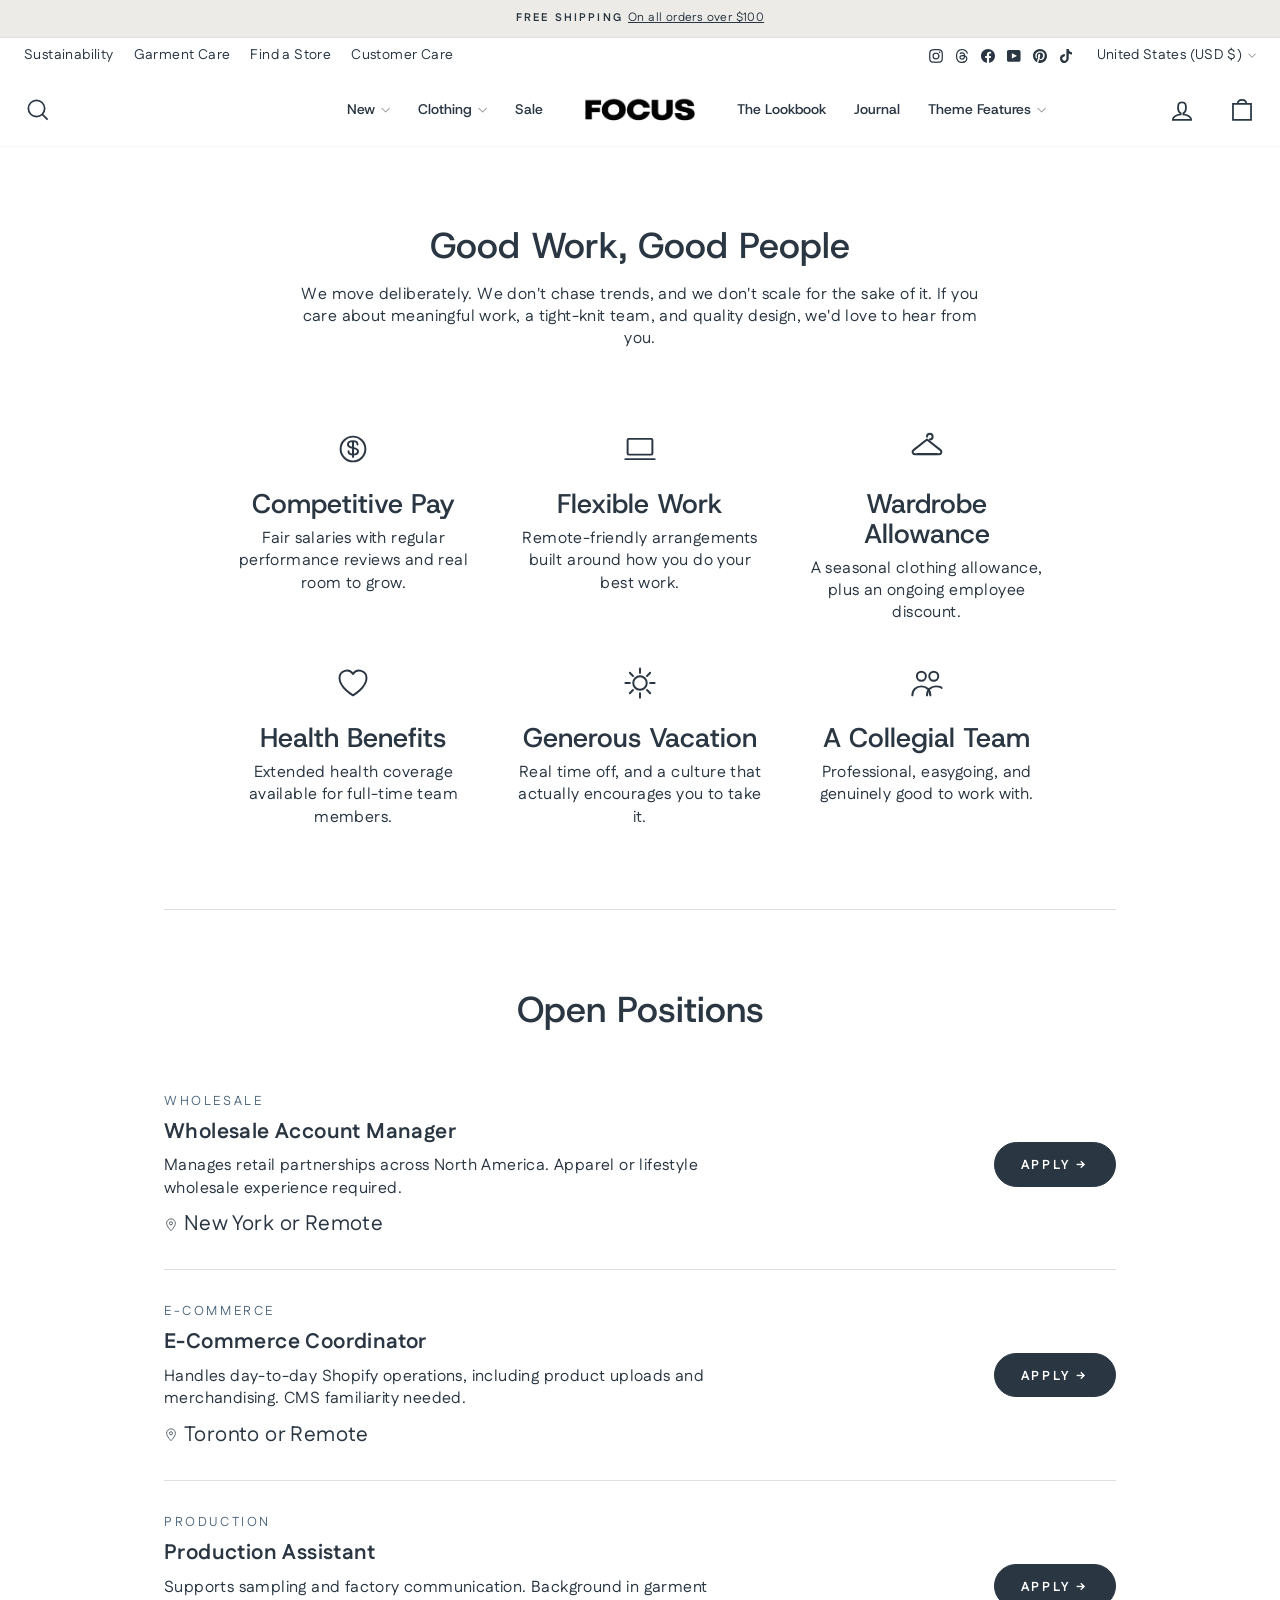
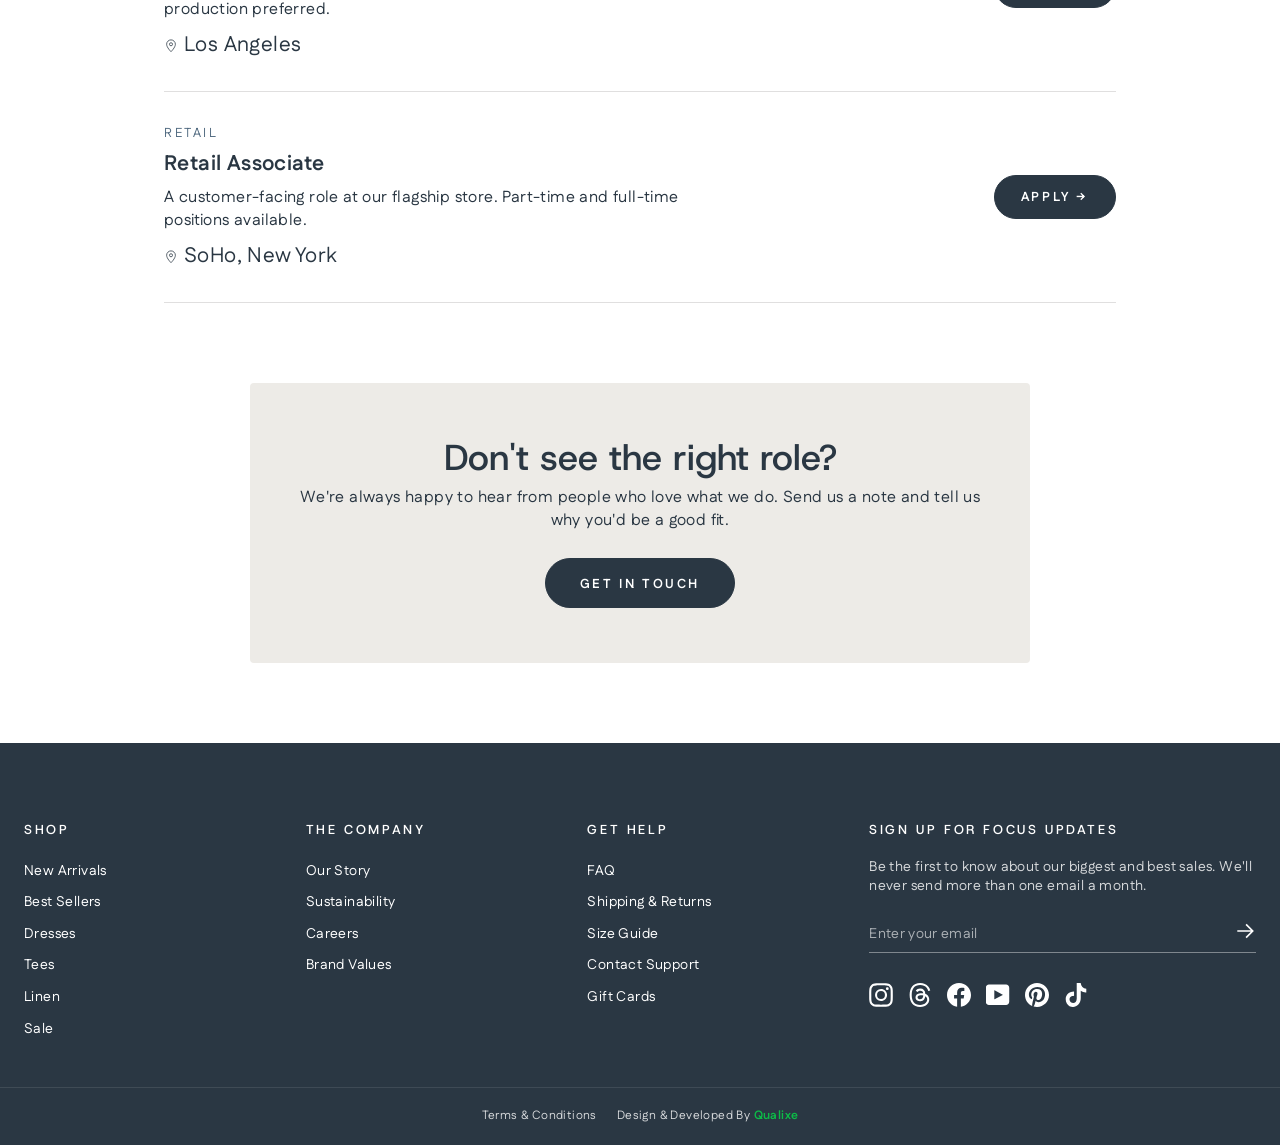
<file: career.html>
<!DOCTYPE html>
<html lang="en">

<head>
	<meta charset="UTF-8">
	<meta name="viewport" content="width=device-width, initial-scale=1.0">
	<title>Focus | Career</title>
	<!-- link css -->
	<link rel="stylesheet" href="./assets/css/swiper-bundle.min.css">
	<link rel="stylesheet" href="./assets/css/style.css">
</head>

<body>

	<!-- announcement bar start -->
	<div class="announcement-bar">
		<div class="announcement-bar__slide is-active">
			<span class="announcement-bar__text">Free shipping</span>
			<a href="#" class="announcement-bar__link">On all orders over $100</a>
		</div>
		<div class="announcement-bar__slide">
			<span class="announcement-bar__text">Hassle-free returns</span>
			<a href="#" class="announcement-bar__link">30-day postage paid returns</a>
		</div>
	</div>
	<!-- announcement bar end -->

	<header class="header header--solid" id="siteHeader">
		<!-- secondary toolbar (desktop only) -->
		<div class="header__toolbar">
			<div class="header__toolbar-inner container">
				<ul class="header__toolbar-links">
					<li><a href="sustainability.html">Sustainability</a></li>
					<li><a href="#">Garment Care</a></li>
					<li><a href="find-store.html">Find a Store</a></li>
					<li><a href="contact.html">Customer Care</a></li>
				</ul>
				<div class="header__toolbar-right">
					<div class="header__toolbar-social">
						<a href="#" aria-label="Instagram"><svg viewBox="0 0 32 32">
								<path
									d="M16 3.094c4.206 0 4.7.019 6.363.094 1.538.069 2.369.325 2.925.544.738.287 1.262.625 1.813 1.175s.894 1.075 1.175 1.813c.212.556.475 1.387.544 2.925.075 1.662.094 2.156.094 6.363s-.019 4.7-.094 6.363c-.069 1.538-.325 2.369-.544 2.925-.288.738-.625 1.262-1.175 1.813s-1.075.894-1.813 1.175c-.556.212-1.387.475-2.925.544-1.663.075-2.156.094-6.363.094s-4.7-.019-6.363-.094c-1.537-.069-2.369-.325-2.925-.544-.737-.288-1.263-.625-1.813-1.175s-.894-1.075-1.175-1.813c-.212-.556-.475-1.387-.544-2.925-.075-1.663-.094-2.156-.094-6.363s.019-4.7.094-6.363c.069-1.537.325-2.369.544-2.925.287-.737.625-1.263 1.175-1.813s1.075-.894 1.813-1.175c.556-.212 1.388-.475 2.925-.544 1.662-.081 2.156-.094 6.363-.094zm0-2.838c-4.275 0-4.813.019-6.494.094-1.675.075-2.819.344-3.819.731-1.037.4-1.913.944-2.788 1.819S1.486 4.656 1.08 5.688c-.387 1-.656 2.144-.731 3.825-.075 1.675-.094 2.213-.094 6.488s.019 4.813.094 6.494c.075 1.675.344 2.819.731 3.825.4 1.038.944 1.913 1.819 2.788s1.756 1.413 2.788 1.819c1 .387 2.144.656 3.825.731s2.213.094 6.494.094 4.813-.019 6.494-.094c1.675-.075 2.819-.344 3.825-.731 1.038-.4 1.913-.944 2.788-1.819s1.413-1.756 1.819-2.788c.387-1 .656-2.144.731-3.825s.094-2.212.094-6.494-.019-4.813-.094-6.494c-.075-1.675-.344-2.819-.731-3.825-.4-1.038-.944-1.913-1.819-2.788s-1.756-1.413-2.788-1.819c-1-.387-2.144-.656-3.825-.731C20.812.275 20.275.256 16 .256z" />
								<path
									d="M16 7.912a8.088 8.088 0 0 0 0 16.175c4.463 0 8.087-3.625 8.087-8.088s-3.625-8.088-8.088-8.088zm0 13.338a5.25 5.25 0 1 1 0-10.5 5.25 5.25 0 1 1 0 10.5zM26.294 7.594a1.887 1.887 0 1 1-3.774.002 1.887 1.887 0 0 1 3.774-.003z" />
							</svg></a>
						<a href="#" aria-label="Threads"><svg viewBox="0 0 20 20">
								<path
									d="M14.743 9.27a6.873 6.873 0 0 0-.262-.12c-.154-2.844-1.708-4.472-4.318-4.49h-.036c-1.56 0-2.859.667-3.658 1.88l1.435.984c.597-.905 1.534-1.098 2.224-1.098h.024c.86.005 1.508.255 1.927.742.306.355.51.845.611 1.464a10.98 10.98 0 0 0-2.467-.12c-2.48.144-4.076 1.59-3.969 3.602.054 1.02.563 1.897 1.43 2.47.735.485 1.68.722 2.663.668 1.298-.07 2.316-.566 3.026-1.471.54-.688.88-1.579 1.031-2.701.619.373 1.077.864 1.33 1.455.43 1.003.456 2.652-.89 3.997-1.18 1.178-2.596 1.688-4.738 1.703-2.376-.017-4.173-.78-5.342-2.264C3.67 14.58 3.105 12.57 3.084 10c.021-2.571.586-4.58 1.68-5.97 1.169-1.486 2.966-2.248 5.341-2.265 2.394.017 4.222.783 5.435 2.275.595.732 1.043 1.653 1.339 2.726l1.682-.45c-.358-1.32-.922-2.458-1.69-3.402C15.316 1.001 13.041.02 10.111 0H10.1C7.175.02 4.926 1.004 3.415 2.925c-1.344 1.709-2.037 4.087-2.06 7.068v.014c.023 2.98.716 5.359 2.06 7.068C4.926 18.995 7.175 19.98 10.1 20h.011c2.6-.018 4.433-.699 5.943-2.207 1.975-1.974 1.916-4.447 1.265-5.966-.467-1.089-1.358-1.973-2.576-2.557Zm-4.489 4.22c-1.087.062-2.217-.427-2.273-1.472-.041-.775.552-1.64 2.34-1.743.205-.012.406-.018.603-.018.65 0 1.257.063 1.81.184-.207 2.573-1.415 2.99-2.48 3.05Z" />
							</svg></a>
						<a href="#" aria-label="Facebook"><svg viewBox="0 0 14222 14222">
								<path
									d="M14222 7112c0 3549.352-2600.418 6491.344-6000 7024.72V9168h1657l315-2056H8222V5778c0-562 275-1111 1159-1111h897V2917s-814-139-1592-139c-1624 0-2686 984-2686 2767v1567H4194v2056h1806v4968.72C2600.418 13603.344 0 10661.352 0 7112 0 3184.703 3183.703 1 7111 1s7111 3183.703 7111 7111Zm-8222 7025c362 57 733 86 1111 86-377.945 0-749.003-29.485-1111-86.28Zm2222 0v-.28a7107.458 7107.458 0 0 1-167.717 24.267A7407.158 7407.158 0 0 0 8222 14137Zm-167.717 23.987C7745.664 14201.89 7430.797 14223 7111 14223c319.843 0 634.675-21.479 943.283-62.013Z" />
							</svg></a>
						<a href="#" aria-label="YouTube"><svg viewBox="0 0 21 20">
								<path
									d="M-.196 15.803q0 1.23.812 2.092t1.977.861h14.946q1.165 0 1.977-.861t.812-2.092V3.909q0-1.23-.82-2.116T17.539.907H2.593q-1.148 0-1.969.886t-.82 2.116v11.894zm7.465-2.149V6.058q0-.115.066-.18.049-.016.082-.016l.082.016 7.153 3.806q.066.066.066.164 0 .066-.066.131l-7.153 3.806q-.033.033-.066.033-.066 0-.098-.033-.066-.066-.066-.131z" />
							</svg></a>
						<a href="#" aria-label="Pinterest"><svg viewBox="0 0 256 256">
								<path
									d="M0 128.002c0 52.414 31.518 97.442 76.619 117.239-.36-8.938-.064-19.668 2.228-29.393 2.461-10.391 16.47-69.748 16.47-69.748s-4.089-8.173-4.089-20.252c0-18.969 10.994-33.136 24.686-33.136 11.643 0 17.268 8.745 17.268 19.217 0 11.704-7.465 29.211-11.304 45.426-3.207 13.578 6.808 24.653 20.203 24.653 24.252 0 40.586-31.149 40.586-68.055 0-28.054-18.895-49.052-53.262-49.052-38.828 0-63.017 28.956-63.017 61.3 0 11.152 3.288 19.016 8.438 25.106 2.368 2.797 2.697 3.922 1.84 7.134-.614 2.355-2.024 8.025-2.608 10.272-.852 3.242-3.479 4.401-6.409 3.204-17.884-7.301-26.213-26.886-26.213-48.902 0-36.361 30.666-79.961 91.482-79.961 48.87 0 81.035 35.364 81.035 73.325 0 50.213-27.916 87.726-69.066 87.726-13.819 0-26.818-7.47-31.271-15.955 0 0-7.431 29.492-9.005 35.187-2.714 9.869-8.026 19.733-12.883 27.421a127.897 127.897 0 0 0 36.277 5.249c70.684 0 127.996-57.309 127.996-128.005C256.001 57.309 198.689 0 128.005 0 57.314 0 0 57.309 0 128.002Z" />
							</svg></a>
						<a href="#" aria-label="TikTok"><svg viewBox="0 0 2859 3333">
								<path
									d="M2081 0c55 473 319 755 778 785v532c-266 26-499-61-770-225v995c0 1264-1378 1659-1932 753-356-583-138-1606 1004-1647v561c-87 14-180 36-265 65-254 86-398 247-358 531 77 544 1075 705 992-358V1h551z" />
							</svg></a>
					</div>
					<div class="header__currency">
						<button type="button" id="currencyToggle">
							United States (USD $)
							<svg class="chevron" viewBox="0 0 28 16" fill="none" xmlns="http://www.w3.org/2000/svg">
								<path d="m1.57 1.59 12.76 12.77L27.1 1.59" stroke-width="2" stroke="currentColor" fill="none" />
							</svg>
						</button>
						<ul class="header__currency-list" id="currencyList">
							<li><a href="#">United States (USD $)</a></li>
							<li><a href="#">Afghanistan (USD $)</a></li>
							<li><a href="#">Åland Islands (EUR &euro;)</a></li>
							<li><a href="#">Albania (USD $)</a></li>
							<li><a href="#">Algeria (USD $)</a></li>
							<li><a href="#">Andorra (EUR &euro;)</a></li>
							<li><a href="#">Angola (USD $)</a></li>
							<li><a href="#">Anguilla (USD $)</a></li>
							<li><a href="#">Antigua &amp; Barbuda (USD $)</a></li>
							<li><a href="#">Argentina (USD $)</a></li>
							<li><a href="#">Armenia (USD $)</a></li>
							<li><a href="#">Aruba (USD $)</a></li>
							<li><a href="#">Ascension Island (USD $)</a></li>
							<li><a href="#">Australia (AUD $)</a></li>
							<li><a href="#">Austria (EUR &euro;)</a></li>
						</ul>
					</div>
				</div>
			</div>
		</div>
		<!-- main header row -->
		<div class="header__main">
			<div class="header__main-inner container">
				<div class="header__side header__side--left">
					<button class="header__icon-btn header__search-btn only-desktop" id="searchToggle" aria-label="Search">
						<svg aria-hidden="true" focusable="false" role="presentation" class="icon icon-search" viewBox="0 0 64 64">
							<title>icon-search</title>
							<path d="M47.16 28.58A18.58 18.58 0 1 1 28.58 10a18.58 18.58 0 0 1 18.58 18.58ZM54 54 41.94 42"></path>
						</svg>
					</button>
					<button class="header__icon-btn header__menu-toggle only-mobile" id="menuToggle" aria-label="Site navigation">
						<svg class="icon icon-hamburger" viewBox="0 0 64 64" fill="none" xmlns="http://www.w3.org/2000/svg">
							<path d="M7 15h51M7 32h43M7 49h51" />
						</svg>
					</button>

					<nav class="header__nav only-desktop">
						<ul>
							<li class="header__nav-item has-megamenu">
								<details class="megamenu-details">
									<summary>New
										<svg class="chevron" viewBox="0 0 28 16" fill="none" xmlns="http://www.w3.org/2000/svg">
											<path d="m1.57 1.59 12.76 12.77L27.1 1.59" stroke-width="2" stroke="currentColor" fill="none" />
										</svg>
									</summary>
									<div class="megamenu">
										<div class="megamenu__inner container">
											<div class="megamenu__columns">
												<div class="megamenu__col">
													<a href="collections.html" class="megamenu__col-title">Featured</a>
													<a href="collections.html">All New</a>
													<a href="collections.html">New This Week</a>
													<a href="collections.html">Staff Picks</a>
													<a href="collections.html">Spring / Summer Edit</a>
												</div>
												<div class="megamenu__col">
													<span class="megamenu__col-title">Shop By Category</span>
													<a href="collections.html">New Dresses</a>
													<a href="collections.html">New Tops</a>
													<a href="collections.html">New Bottoms</a>
													<a href="collections.html">New Layers</a>
													<a href="collections.html">New Linen</a>
												</div>
												<div class="megamenu__col">
													<span class="megamenu__col-title">Shop By Occasion</span>
													<a href="collections.html">Everyday Essentials</a>
													<a href="collections.html">Workwear</a>
													<a href="collections.html">Weekend</a>
													<a href="collections.html">Vacation Ready</a>
													<a href="collections.html">Event Dressing</a>
												</div>
												<div class="megamenu__col">
													<span class="megamenu__col-title">Collections</span>
													<a href="collections.html">The Linen Edit</a>
													<a href="collections.html">Minimalist Staples</a>
													<a href="collections.html">Soft Tailoring</a>
													<a href="collections.html">Neutral Tones</a>
													<a href="collections.html">Monochrome Looks</a>
												</div>
											</div>
											<div class="megamenu__promos">
												<a href="collections.html" class="megamenu__promo">
													<img src="./assets/images/grid/grid-soft-neutrals.jpg" alt="Linen Favorites">
													<p class="megamenu__promo-title">Linen Favorites</p>
													<p class="megamenu__promo-text">Breathable, relaxed pieces for everyday wear</p>
												</a>
												<a href="collections.html" class="megamenu__promo">
													<img src="./assets/images/products/product-wren-coat.png" alt="The Wren Coat">
													<p class="megamenu__promo-title">New This Week</p>
													<span class="btn btn--sm">The Wren Coat</span>
												</a>
											</div>
										</div>
									</div>
								</details>
							</li>
							<li class="header__nav-item has-megamenu">
								<details class="megamenu-details">
									<summary>Clothing
										<svg class="chevron" viewBox="0 0 28 16" fill="none" xmlns="http://www.w3.org/2000/svg">
											<path d="m1.57 1.59 12.76 12.77L27.1 1.59" stroke-width="2" stroke="currentColor" fill="none" />
										</svg>
									</summary>
									<div class="megamenu">
										<div class="megamenu__inner container">
											<div class="megamenu__columns megamenu__columns--with-images">
												<div class="megamenu__col">
													<a href="collections.html"><img src="./assets/images/categories/category-tops.jpg" alt="Tops"
															class="megamenu__col-img"></a>
													<a href="collections.html" class="megamenu__col-title">Tops</a>
													<a href="collections.html">Tees</a>
													<a href="collections.html">Shirts</a>
													<a href="collections.html">Knit Tops</a>
												</div>
												<div class="megamenu__col">
													<a href="collections.html"><img src="./assets/images/categories/category-bottoms.jpg" alt="Bottoms"
															class="megamenu__col-img"></a>
													<a href="collections.html" class="megamenu__col-title">Bottoms</a>
													<a href="collections.html">Trousers</a>
													<a href="collections.html">Skirts</a>
													<a href="collections.html">Shorts</a>
												</div>
												<div class="megamenu__col">
													<a href="collections.html"><img src="./assets/images/categories/category-dresses.jpg" alt="Dresses"
															class="megamenu__col-img"></a>
													<a href="collections.html" class="megamenu__col-title">Dresses</a>
													<a href="collections.html">Casual Dresses</a>
													<a href="collections.html">Midi Dresses</a>
													<a href="collections.html">Occasional Dresses</a>
												</div>
												<div class="megamenu__col">
													<a href="collections.html"><img src="./assets/images/categories/category-layers.jpg" alt="Layers"
															class="megamenu__col-img"></a>
													<a href="collections.html" class="megamenu__col-title">Layers</a>
													<a href="collections.html">Blazers</a>
													<a href="collections.html">Jackets</a>
													<a href="collections.html">Cardigans</a>
													<a href="collections.html">Sweaters</a>
												</div>
												<div class="megamenu__col">
													<a href="collections.html"><img src="./assets/images/categories/category-linen.jpg" alt="Linen"
															class="megamenu__col-img"></a>
													<a href="collections.html" class="megamenu__col-title">Linen</a>
													<a href="collections.html">Linen Dresses</a>
													<a href="collections.html">Linen Shirts</a>
													<a href="collections.html">Linen Pants</a>
													<a href="collections.html">Linen Shorts</a>
													<a href="collections.html">Linen Layers</a>
												</div>
											</div>
										</div>
									</div>
								</details>
							</li>
							<li class="header__nav-item"><a href="collections.html">Sale</a></li>
						</ul>
					</nav>
				</div>

				<a href="./index.html" class="header__logo">
					<img src="./assets/images/logo/logo.png" alt="Focus" class="header__logo-img header__logo-img--dark">
					<img src="./assets/images/logo/logo-white.png" alt="Focus" class="header__logo-img header__logo-img--light">
				</a>

				<div class="header__side header__side--right">
					<nav class="header__nav only-desktop">
						<ul>
							<li class="header__nav-item"><a href="look-book.html">The Lookbook</a></li>
							<li class="header__nav-item"><a href="blogs.html">Journal</a></li>
							<li class="header__nav-item has-megamenu">
								<details class="megamenu-details">
									<summary>Theme Features
										<svg class="chevron" viewBox="0 0 28 16" fill="none" xmlns="http://www.w3.org/2000/svg">
											<path d="m1.57 1.59 12.76 12.77L27.1 1.59" stroke-width="2" stroke="currentColor" fill="none" />
										</svg>
									</summary>
									<div class="megamenu">
										<div class="megamenu__inner container">
											<div class="megamenu__columns megamenu__columns--narrow">
												<div class="megamenu__col">
													<span class="megamenu__col-title">Presets</span>
													<a href="#">Focus</a>
													<a href="#">Apothecary</a>
													<a href="#">Dune</a>
													<a href="#">Terrain</a>
												</div>
												<div class="megamenu__col">
													<span class="megamenu__col-title">Pages</span>
													<a href="products.html">Product Page</a>
													<a href="collections.html">Collection Page</a>
													<a href="#">Pre-order</a>
													<a href="#">Gift Card</a>
													<a href="find-store.html">Find a Store</a>
												</div>
											</div>
											<div class="megamenu__promos megamenu__promos--single">
												<a href="collections.html" class="megamenu__promo">
													<img src="./assets/images/hero/hero-main.jpg" alt="Focus Theme">
												</a>
											</div>
										</div>
									</div>
								</details>
							</li>
						</ul>
					</nav>
					<div class="header__icons">
						<button class="header__icon-btn header__search-btn only-mobile" id="searchToggleMobile" aria-label="Search">
							<svg aria-hidden="true" focusable="false" role="presentation" class="icon icon-search"
								viewBox="0 0 64 64">
								<title>icon-search</title>
								<path d="M47.16 28.58A18.58 18.58 0 1 1 28.58 10a18.58 18.58 0 0 1 18.58 18.58ZM54 54 41.94 42"></path>
							</svg>
						</button>
						<button class="header__icon-btn header__account-btn only-desktop" aria-label="Account">
							<svg class="icon icon-user" viewBox="0 0 64 64" fill="none" xmlns="http://www.w3.org/2000/svg">
								<path
									d="M35 39.84v-2.53c3.3-1.91 6-6.66 6-11.41 0-7.63 0-13.82-9-13.82s-9 6.19-9 13.82c0 4.75 2.7 9.51 6 11.41v2.53c-10.18.85-18 6-18 12.16h42c0-6.19-7.82-11.31-18-12.16Z" />
							</svg>
						</button>
						<button class="header__icon-btn header__cart-btn" id="cartToggle" aria-label="Cart">
							<svg class="icon icon-bag-minimal" viewBox="0 0 64 64" fill="none" xmlns="http://www.w3.org/2000/svg">
								<path d="M11.375 17.863h41.25v36.75h-41.25z" />
								<path d="M22.25 18c0-7.105 4.35-9 9.75-9s9.75 1.895 9.75 9" />
							</svg>
							<span class="header__cart-count"></span>
						</button>
					</div>
				</div>
			</div>
		</div>
		<!-- search bar dropdown -->
		<div class="header__search-bar" id="searchBar">
			<div class="header__search-bar-inner container">
				<input type="search" id="searchInput" placeholder="Search our store" aria-label="Search our store"
					autocomplete="off">
				<button id="searchClose" aria-label="Close search">
					<svg viewBox="0 0 20 20" fill="none" xmlns="http://www.w3.org/2000/svg">
						<path d="M4 4l12 12M16 4L4 16" stroke="currentColor" stroke-width="1.4" />
					</svg>
				</button>
			</div>

			<div class="search-results container" id="searchResults" hidden>
				<div class="search-results__inner">
					<div class="search-results__col search-results__col--left">
						<div class="search-results__group" id="searchSuggestionsGroup" hidden>
							<h4 class="search-results__heading">Suggestions</h4>
							<ul class="search-results__list" id="searchSuggestionsList"></ul>
						</div>
						<div class="search-results__group" id="searchPagesGroup" hidden>
							<h4 class="search-results__heading">Pages:</h4>
							<ul class="search-results__list" id="searchPagesList"></ul>
						</div>
						<div class="search-results__group" id="searchCollectionsGroup" hidden>
							<h4 class="search-results__heading">Collections:</h4>
							<ul class="search-results__list" id="searchCollectionsList"></ul>
						</div>
					</div>
					<div class="search-results__col search-results__col--right" id="searchProductsGroup" hidden>
						<h4 class="search-results__heading">Products</h4>
						<ul class="search-results__products" id="searchProductsList"></ul>
					</div>
				</div>
				<a href="#" class="search-results__view-more" id="searchViewMore" hidden>View more &rarr;</a>
				<p class="search-results__empty" id="searchEmpty" hidden></p>
			</div>
		</div>
	</header>
	<nav class="mobile-nav" id="mobileNav">
		<div class="mobile-nav__header">
			<img src="./assets/images/logo/logo.png" alt="Focus" class="mobile-nav__logo">
			<button class="mobile-nav__close" id="mobileNavClose" aria-label="Close menu">
				<svg viewBox="0 0 20 20" fill="none" xmlns="http://www.w3.org/2000/svg">
					<path d="M4 4l12 12M16 4L4 16" stroke="currentColor" stroke-width="1.4" />
				</svg>
			</button>
		</div>

		<ul class="mobile-nav__list">
			<li style="--i:0">
				<details class="mobile-nav__details">
					<summary>New
						<svg class="chevron" viewBox="0 0 28 16" fill="none" xmlns="http://www.w3.org/2000/svg">
							<path d="m1.57 1.59 12.76 12.77L27.1 1.59" stroke-width="2" stroke="currentColor" fill="none" />
						</svg>
					</summary>
					<ul class="mobile-nav__sublist">
						<li>
							<details class="mobile-nav__details mobile-nav__details--sub">
								<summary>Featured
									<svg class="chevron chevron--circle" viewBox="0 0 28 16" fill="none"
										xmlns="http://www.w3.org/2000/svg">
										<path d="m1.57 1.59 12.76 12.77L27.1 1.59" stroke-width="2" stroke="currentColor" fill="none" />
									</svg>
								</summary>
								<ul class="mobile-nav__grandchild">
									<li><a href="collections.html">All New</a></li>
									<li><a href="collections.html">New This Week</a></li>
									<li><a href="collections.html">Staff Picks</a></li>
									<li><a href="collections.html">Spring / Summer Edit</a></li>
								</ul>
							</details>
						</li>
						<li>
							<details class="mobile-nav__details mobile-nav__details--sub">
								<summary>Shop By Category
									<svg class="chevron chevron--circle" viewBox="0 0 28 16" fill="none"
										xmlns="http://www.w3.org/2000/svg">
										<path d="m1.57 1.59 12.76 12.77L27.1 1.59" stroke-width="2" stroke="currentColor" fill="none" />
									</svg>
								</summary>
								<ul class="mobile-nav__grandchild">
									<li><a href="collections.html">New Dresses</a></li>
									<li><a href="collections.html">New Tops</a></li>
									<li><a href="collections.html">New Bottoms</a></li>
									<li><a href="collections.html">New Layers</a></li>
									<li><a href="collections.html">New Linen</a></li>
								</ul>
							</details>
						</li>
						<li>
							<details class="mobile-nav__details mobile-nav__details--sub">
								<summary>Shop By Occasion
									<svg class="chevron chevron--circle" viewBox="0 0 28 16" fill="none"
										xmlns="http://www.w3.org/2000/svg">
										<path d="m1.57 1.59 12.76 12.77L27.1 1.59" stroke-width="2" stroke="currentColor" fill="none" />
									</svg>
								</summary>
								<ul class="mobile-nav__grandchild">
									<li><a href="collections.html">Everyday Essentials</a></li>
									<li><a href="collections.html">Workwear</a></li>
									<li><a href="collections.html">Weekend</a></li>
									<li><a href="collections.html">Vacation Ready</a></li>
									<li><a href="collections.html">Event Dressing</a></li>
								</ul>
							</details>
						</li>
						<li>
							<details class="mobile-nav__details mobile-nav__details--sub">
								<summary>Collections
									<svg class="chevron chevron--circle" viewBox="0 0 28 16" fill="none"
										xmlns="http://www.w3.org/2000/svg">
										<path d="m1.57 1.59 12.76 12.77L27.1 1.59" stroke-width="2" stroke="currentColor" fill="none" />
									</svg>
								</summary>
								<ul class="mobile-nav__grandchild">
									<li><a href="collections.html">The Linen Edit</a></li>
									<li><a href="collections.html">Minimalist Staples</a></li>
									<li><a href="collections.html">Soft Tailoring</a></li>
									<li><a href="collections.html">Neutral Tones</a></li>
									<li><a href="collections.html">Monochrome Looks</a></li>
								</ul>
							</details>
						</li>
					</ul>
				</details>
			</li>

			<li style="--i:1">
				<details class="mobile-nav__details">
					<summary>Clothing
						<svg class="chevron" viewBox="0 0 28 16" fill="none" xmlns="http://www.w3.org/2000/svg">
							<path d="m1.57 1.59 12.76 12.77L27.1 1.59" stroke-width="2" stroke="currentColor" fill="none" />
						</svg>
					</summary>
					<ul class="mobile-nav__sublist">
						<li>
							<details class="mobile-nav__details mobile-nav__details--sub">
								<summary>Tops
									<svg class="chevron chevron--circle" viewBox="0 0 28 16" fill="none"
										xmlns="http://www.w3.org/2000/svg">
										<path d="m1.57 1.59 12.76 12.77L27.1 1.59" stroke-width="2" stroke="currentColor" fill="none" />
									</svg>
								</summary>
								<ul class="mobile-nav__grandchild">
									<li><a href="collections.html">Tees</a></li>
									<li><a href="collections.html">Shirts</a></li>
									<li><a href="collections.html">Knit Tops</a></li>
								</ul>
							</details>
						</li>
						<li>
							<details class="mobile-nav__details mobile-nav__details--sub">
								<summary>Bottoms
									<svg class="chevron chevron--circle" viewBox="0 0 28 16" fill="none"
										xmlns="http://www.w3.org/2000/svg">
										<path d="m1.57 1.59 12.76 12.77L27.1 1.59" stroke-width="2" stroke="currentColor" fill="none" />
									</svg>
								</summary>
								<ul class="mobile-nav__grandchild">
									<li><a href="collections.html">Trousers</a></li>
									<li><a href="collections.html">Skirts</a></li>
									<li><a href="collections.html">Shorts</a></li>
								</ul>
							</details>
						</li>
						<li>
							<details class="mobile-nav__details mobile-nav__details--sub">
								<summary>Dresses
									<svg class="chevron chevron--circle" viewBox="0 0 28 16" fill="none"
										xmlns="http://www.w3.org/2000/svg">
										<path d="m1.57 1.59 12.76 12.77L27.1 1.59" stroke-width="2" stroke="currentColor" fill="none" />
									</svg>
								</summary>
								<ul class="mobile-nav__grandchild">
									<li><a href="collections.html">Casual Dresses</a></li>
									<li><a href="collections.html">Midi Dresses</a></li>
									<li><a href="collections.html">Occasional Dresses</a></li>
								</ul>
							</details>
						</li>
						<li>
							<details class="mobile-nav__details mobile-nav__details--sub">
								<summary>Layers
									<svg class="chevron chevron--circle" viewBox="0 0 28 16" fill="none"
										xmlns="http://www.w3.org/2000/svg">
										<path d="m1.57 1.59 12.76 12.77L27.1 1.59" stroke-width="2" stroke="currentColor" fill="none" />
									</svg>
								</summary>
								<ul class="mobile-nav__grandchild">
									<li><a href="collections.html">Blazers</a></li>
									<li><a href="collections.html">Jackets</a></li>
									<li><a href="collections.html">Cardigans</a></li>
									<li><a href="collections.html">Sweaters</a></li>
								</ul>
							</details>
						</li>
						<li>
							<details class="mobile-nav__details mobile-nav__details--sub">
								<summary>Linen
									<svg class="chevron chevron--circle" viewBox="0 0 28 16" fill="none"
										xmlns="http://www.w3.org/2000/svg">
										<path d="m1.57 1.59 12.76 12.77L27.1 1.59" stroke-width="2" stroke="currentColor" fill="none" />
									</svg>
								</summary>
								<ul class="mobile-nav__grandchild">
									<li><a href="collections.html">Linen Dresses</a></li>
									<li><a href="collections.html">Linen Shirts</a></li>
									<li><a href="collections.html">Linen Pants</a></li>
									<li><a href="collections.html">Linen Shorts</a></li>
									<li><a href="collections.html">Linen Layers</a></li>
								</ul>
							</details>
						</li>
					</ul>
				</details>
			</li>

			<li style="--i:2"><a href="collections.html" class="mobile-nav__toplevel-link">Sale</a></li>
			<li style="--i:3"><a href="look-book.html" class="mobile-nav__toplevel-link">The Lookbook</a></li>
			<li style="--i:4"><a href="blogs.html" class="mobile-nav__toplevel-link">Journal</a></li>

			<li style="--i:5">
				<details class="mobile-nav__details">
					<summary>Theme Features
						<svg class="chevron" viewBox="0 0 28 16" fill="none" xmlns="http://www.w3.org/2000/svg">
							<path d="m1.57 1.59 12.76 12.77L27.1 1.59" stroke-width="2" stroke="currentColor" fill="none" />
						</svg>
					</summary>
					<ul class="mobile-nav__sublist">
						<li>
							<details class="mobile-nav__details mobile-nav__details--sub">
								<summary>Presets
									<svg class="chevron chevron--circle" viewBox="0 0 28 16" fill="none"
										xmlns="http://www.w3.org/2000/svg">
										<path d="m1.57 1.59 12.76 12.77L27.1 1.59" stroke-width="2" stroke="currentColor" fill="none" />
									</svg>
								</summary>
								<ul class="mobile-nav__grandchild">
									<li><a href="#">Focus</a></li>
									<li><a href="#">Apothecary</a></li>
									<li><a href="#">Dune</a></li>
									<li><a href="#">Terrain</a></li>
								</ul>
							</details>
						</li>
						<li>
							<details class="mobile-nav__details mobile-nav__details--sub">
								<summary>Pages
									<svg class="chevron chevron--circle" viewBox="0 0 28 16" fill="none"
										xmlns="http://www.w3.org/2000/svg">
										<path d="m1.57 1.59 12.76 12.77L27.1 1.59" stroke-width="2" stroke="currentColor" fill="none" />
									</svg>
								</summary>
								<ul class="mobile-nav__grandchild">
									<li><a href="products.html">Product Page</a></li>
									<li><a href="collections.html">Collection Page</a></li>
									<li><a href="#">Pre-order</a></li>
									<li><a href="#">Gift Card</a></li>
									<li><a href="find-store.html">Find a Store</a></li>
								</ul>
							</details>
						</li>
					</ul>
				</details>
			</li>

			<li style="--i:6">
				<a href="#" class="mobile-nav__login">
					<svg viewBox="0 0 64 64">
						<path
							d="M35 39.84v-2.53c3.3-1.91 6-6.66 6-11.41 0-7.63 0-13.82-9-13.82s-9 6.19-9 13.82c0 4.75 2.7 9.51 6 11.41v2.53c-10.18.85-18 6-18 12.16h42c0-6.19-7.82-11.31-18-12.16Z" />
					</svg>
					Log in
				</a>
			</li>

			<li style="--i:7" class="mobile-nav__toolbar-grid">
				<a href="sustainability.html">Sustainability</a>
				<a href="#">Garment Care</a>
				<a href="find-store.html">Find a Store</a>
				<a href="contact.html">Customer Care</a>
			</li>
		</ul>

		<div class="mobile-nav__social" style="--i:8">
			<a href="#" aria-label="Instagram"><svg viewBox="0 0 32 32">
					<path
						d="M16 3.094c4.206 0 4.7.019 6.363.094 1.538.069 2.369.325 2.925.544.738.287 1.262.625 1.813 1.175s.894 1.075 1.175 1.813c.212.556.475 1.387.544 2.925.075 1.662.094 2.156.094 6.363s-.019 4.7-.094 6.363c-.069 1.538-.325 2.369-.544 2.925-.288.738-.625 1.262-1.175 1.813s-1.075.894-1.813 1.175c-.556.212-1.387.475-2.925.544-1.663.075-2.156.094-6.363.094s-4.7-.019-6.363-.094c-1.537-.069-2.369-.325-2.925-.544-.737-.288-1.263-.625-1.813-1.175s-.894-1.075-1.175-1.813c-.212-.556-.475-1.387-.544-2.925-.075-1.663-.094-2.156-.094-6.363s.019-4.7.094-6.363c.069-1.537.325-2.369.544-2.925.287-.737.625-1.263 1.175-1.813s1.075-.894 1.813-1.175c.556-.212 1.388-.475 2.925-.544 1.662-.081 2.156-.094 6.363-.094zm0-2.838c-4.275 0-4.813.019-6.494.094-1.675.075-2.819.344-3.819.731-1.037.4-1.913.944-2.788 1.819S1.486 4.656 1.08 5.688c-.387 1-.656 2.144-.731 3.825-.075 1.675-.094 2.213-.094 6.488s.019 4.813.094 6.494c.075 1.675.344 2.819.731 3.825.4 1.038.944 1.913 1.819 2.788s1.756 1.413 2.788 1.819c1 .387 2.144.656 3.825.731s2.213.094 6.494.094 4.813-.019 6.494-.094c1.675-.075 2.819-.344 3.825-.731 1.038-.4 1.913-.944 2.788-1.819s1.413-1.756 1.819-2.788c.387-1 .656-2.144.731-3.825s.094-2.212.094-6.494-.019-4.813-.094-6.494c-.075-1.675-.344-2.819-.731-3.825-.4-1.038-.944-1.913-1.819-2.788s-1.756-1.413-2.788-1.819c-1-.387-2.144-.656-3.825-.731C20.812.275 20.275.256 16 .256z" />
					<path
						d="M16 7.912a8.088 8.088 0 0 0 0 16.175c4.463 0 8.087-3.625 8.087-8.088s-3.625-8.088-8.088-8.088zm0 13.338a5.25 5.25 0 1 1 0-10.5 5.25 5.25 0 1 1 0 10.5zM26.294 7.594a1.887 1.887 0 1 1-3.774.002 1.887 1.887 0 0 1 3.774-.003z" />
				</svg></a>
			<a href="#" aria-label="Facebook"><svg viewBox="0 0 14222 14222">
					<path
						d="M14222 7112c0 3549.352-2600.418 6491.344-6000 7024.72V9168h1657l315-2056H8222V5778c0-562 275-1111 1159-1111h897V2917s-814-139-1592-139c-1624 0-2686 984-2686 2767v1567H4194v2056h1806v4968.72C2600.418 13603.344 0 10661.352 0 7112 0 3184.703 3183.703 1 7111 1s7111 3183.703 7111 7111Zm-8222 7025c362 57 733 86 1111 86-377.945 0-749.003-29.485-1111-86.28Zm2222 0v-.28a7107.458 7107.458 0 0 1-167.717 24.267A7407.158 7407.158 0 0 0 8222 14137Zm-167.717 23.987C7745.664 14201.89 7430.797 14223 7111 14223c319.843 0 634.675-21.479 943.283-62.013Z" />
				</svg></a>
			<a href="#" aria-label="YouTube"><svg viewBox="0 0 21 20">
					<path
						d="M-.196 15.803q0 1.23.812 2.092t1.977.861h14.946q1.165 0 1.977-.861t.812-2.092V3.909q0-1.23-.82-2.116T17.539.907H2.593q-1.148 0-1.969.886t-.82 2.116v11.894zm7.465-2.149V6.058q0-.115.066-.18.049-.016.082-.016l.082.016 7.153 3.806q.066.066.066.164 0 .066-.066.131l-7.153 3.806q-.033.033-.066.033-.066 0-.098-.033-.066-.066-.066-.131z" />
				</svg></a>
			<a href="#" aria-label="Pinterest"><svg viewBox="0 0 256 256">
					<path
						d="M0 128.002c0 52.414 31.518 97.442 76.619 117.239-.36-8.938-.064-19.668 2.228-29.393 2.461-10.391 16.47-69.748 16.47-69.748s-4.089-8.173-4.089-20.252c0-18.969 10.994-33.136 24.686-33.136 11.643 0 17.268 8.745 17.268 19.217 0 11.704-7.465 29.211-11.304 45.426-3.207 13.578 6.808 24.653 20.203 24.653 24.252 0 40.586-31.149 40.586-68.055 0-28.054-18.895-49.052-53.262-49.052-38.828 0-63.017 28.956-63.017 61.3 0 11.152 3.288 19.016 8.438 25.106 2.368 2.797 2.697 3.922 1.84 7.134-.614 2.355-2.024 8.025-2.608 10.272-.852 3.242-3.479 4.401-6.409 3.204-17.884-7.301-26.213-26.886-26.213-48.902 0-36.361 30.666-79.961 91.482-79.961 48.87 0 81.035 35.364 81.035 73.325 0 50.213-27.916 87.726-69.066 87.726-13.819 0-26.818-7.47-31.271-15.955 0 0-7.431 29.492-9.005 35.187-2.714 9.869-8.026 19.733-12.883 27.421a127.897 127.897 0 0 0 36.277 5.249c70.684 0 127.996-57.309 127.996-128.005C256.001 57.309 198.689 0 128.005 0 57.314 0 0 57.309 0 128.002Z" />
				</svg></a>
			<a href="#" aria-label="TikTok"><svg viewBox="0 0 2859 3333">
					<path
						d="M2081 0c55 473 319 755 778 785v532c-266 26-499-61-770-225v995c0 1264-1378 1659-1932 753-356-583-138-1606 1004-1647v561c-87 14-180 36-265 65-254 86-398 247-358 531 77 544 1075 705 992-358V1h551z" />
				</svg></a>
		</div>
	</nav>
	<!-- cart drawer -->
	<div class="cart-drawer" id="cartDrawer">
		<div class="cart-drawer__header">
			<h2>Cart</h2>
			<button class="cart-drawer__close" id="cartClose" aria-label="Close cart">
				<svg viewBox="0 0 20 20" fill="none" xmlns="http://www.w3.org/2000/svg">
					<path d="M4 4l12 12M16 4L4 16" stroke="currentColor" stroke-width="1.4" />
				</svg>
			</button>
		</div>

		<div class="cart-drawer__body">
			<div class="cart-drawer__empty" id="cartEmpty">
				<p>Your cart is currently empty.</p>
				<a href="./index.html" class="btn">Continue shopping</a>
			</div>

			<div class="cart-drawer__items" id="cartItems"></div>
		</div>

		<div class="cart-drawer__footer" id="cartFooter" hidden>
			<div class="cart-drawer__row">
				<span>Subtotal</span>
				<span id="cartSubtotal">$0</span>
			</div>
			<p class="cart-drawer__shipping-note">Shipping, taxes, and discount codes calculated at checkout.</p>
			<label class="cart-drawer__terms">
				<input type="checkbox" id="cartTerms">
				I agree with the <a href="terms.html">terms and conditions</a>
			</label>
			<button type="button" class="btn cart-drawer__checkout" id="cartCheckout">Check out</button>
		</div>
	</div>

	<!-- shared drawer overlay backdrop -->
	<div class="nav-overlay" id="navOverlay"></div>

	<main>

		<!-- career page start -->
		<section class="career-page">
			<div class="career-page__inner">

				<div class="career-page__intro reveal">
					<h1>Good Work, Good People</h1>
					<p>We move deliberately. We don't chase trends, and we don't scale for the sake of it. If you
						care about meaningful work, a tight-knit team, and quality design, we'd love to hear from
						you.</p>
				</div>

				<div class="career-page__benefits reveal">
					<div class="career-page__benefit">
						<svg viewBox="0 0 64 64" fill="none" xmlns="http://www.w3.org/2000/svg">
							<circle cx="32" cy="32" r="22" stroke="currentColor" stroke-width="3.5"></circle>
							<path d="M32 18v28M40 24c0-4-4-6-8-6-5 0-9 2-9 6s4 5 9 6c5 1 9 2 9 6s-4 6-9 6c-4 0-8-2-8-6"
								stroke="currentColor" stroke-width="3.5" stroke-linecap="round"></path>
						</svg>
						<h3>Competitive Pay</h3>
						<p>Fair salaries with regular performance reviews and real room to grow.</p>
					</div>
					<div class="career-page__benefit">
						<svg viewBox="0 0 64 64" fill="none" xmlns="http://www.w3.org/2000/svg">
							<rect x="10" y="14" width="44" height="28" rx="2" stroke="currentColor" stroke-width="3.5"></rect>
							<path d="M6 50h52" stroke="currentColor" stroke-width="3.5" stroke-linecap="round"></path>
						</svg>
						<h3>Flexible Work</h3>
						<p>Remote-friendly arrangements built around how you do your best work.</p>
					</div>
					<div class="career-page__benefit">
						<svg viewBox="0 0 64 64" fill="none" xmlns="http://www.w3.org/2000/svg">
							<path d="M32 10a5 5 0 1 1 5 5" stroke="currentColor" stroke-width="3.5" stroke-linecap="round"></path>
							<path d="M32 15 8 34a4 4 0 0 0 2.5 7.2h43a4 4 0 0 0 2.5-7.2L32 15Z" stroke="currentColor"
								stroke-width="3.5" stroke-linejoin="round"></path>
							<path d="M14 41h36" stroke="currentColor" stroke-width="3.5"></path>
						</svg>
						<h3>Wardrobe Allowance</h3>
						<p>A seasonal clothing allowance, plus an ongoing employee discount.</p>
					</div>
					<div class="career-page__benefit">
						<svg viewBox="0 0 64 64" fill="none" xmlns="http://www.w3.org/2000/svg">
							<path d="M32 54S8 40 8 23a13 13 0 0 1 24-7 13 13 0 0 1 24 7c0 17-24 31-24 31Z" stroke="currentColor"
								stroke-width="3.5" stroke-linejoin="round"></path>
						</svg>
						<h3>Health Benefits</h3>
						<p>Extended health coverage available for full-time team members.</p>
					</div>
					<div class="career-page__benefit">
						<svg viewBox="0 0 64 64" fill="none" xmlns="http://www.w3.org/2000/svg">
							<circle cx="32" cy="32" r="12" stroke="currentColor" stroke-width="3.5"></circle>
							<path
								d="M32 6v8M32 50v8M6 32h8M50 32h8M13.9 13.9l5.6 5.6M44.5 44.5l5.6 5.6M50.1 13.9l-5.6 5.6M19.5 44.5l-5.6 5.6"
								stroke="currentColor" stroke-width="3.5" stroke-linecap="round"></path>
						</svg>
						<h3>Generous Vacation</h3>
						<p>Real time off, and a culture that actually encourages you to take it.</p>
					</div>
					<div class="career-page__benefit">
						<svg viewBox="0 0 64 64" fill="none" xmlns="http://www.w3.org/2000/svg">
							<circle cx="22" cy="20" r="8" stroke="currentColor" stroke-width="3.5"></circle>
							<circle cx="44" cy="20" r="8" stroke="currentColor" stroke-width="3.5"></circle>
							<path d="M6 54c0-10 7-16 16-16s16 6 16 16M32 54c0-10 7-16 16-16s10 3 10 3" stroke="currentColor"
								stroke-width="3.5" stroke-linecap="round"></path>
						</svg>
						<h3>A Collegial Team</h3>
						<p>Professional, easygoing, and genuinely good to work with.</p>
					</div>
				</div>

				<div class="career-page__positions">
					<h2 class="career-page__positions-heading reveal">Open Positions</h2>

					<div class="career-page__position reveal" style="--i:0">
						<div class="career-page__position-info">
							<span class="career-page__position-dept">Wholesale</span>
							<h3>Wholesale Account Manager</h3>
							<p>Manages retail partnerships across North America. Apparel or lifestyle wholesale
								experience required.</p>
							<span class="career-page__position-location">
								<svg viewBox="0 0 64 64" fill="none" xmlns="http://www.w3.org/2000/svg">
									<path d="M32 58S12 38.5 12 24a20 20 0 1 1 40 0c0 14.5-20 34-20 34Z" stroke="currentColor"
										stroke-width="3.5" stroke-linejoin="round"></path>
									<circle cx="32" cy="24" r="7" stroke="currentColor" stroke-width="3.5"></circle>
								</svg>
								New York or Remote
							</span>
						</div>
						<a href="contact.html" class="career-page__position-apply">Apply &rarr;</a>
					</div>

					<div class="career-page__position reveal" style="--i:1">
						<div class="career-page__position-info">
							<span class="career-page__position-dept">E-Commerce</span>
							<h3>E-Commerce Coordinator</h3>
							<p>Handles day-to-day Shopify operations, including product uploads and merchandising.
								CMS familiarity needed.</p>
							<span class="career-page__position-location">
								<svg viewBox="0 0 64 64" fill="none" xmlns="http://www.w3.org/2000/svg">
									<path d="M32 58S12 38.5 12 24a20 20 0 1 1 40 0c0 14.5-20 34-20 34Z" stroke="currentColor"
										stroke-width="3.5" stroke-linejoin="round"></path>
									<circle cx="32" cy="24" r="7" stroke="currentColor" stroke-width="3.5"></circle>
								</svg>
								Toronto or Remote
							</span>
						</div>
						<a href="contact.html" class="career-page__position-apply">Apply &rarr;</a>
					</div>

					<div class="career-page__position reveal" style="--i:2">
						<div class="career-page__position-info">
							<span class="career-page__position-dept">Production</span>
							<h3>Production Assistant</h3>
							<p>Supports sampling and factory communication. Background in garment production
								preferred.</p>
							<span class="career-page__position-location">
								<svg viewBox="0 0 64 64" fill="none" xmlns="http://www.w3.org/2000/svg">
									<path d="M32 58S12 38.5 12 24a20 20 0 1 1 40 0c0 14.5-20 34-20 34Z" stroke="currentColor"
										stroke-width="3.5" stroke-linejoin="round"></path>
									<circle cx="32" cy="24" r="7" stroke="currentColor" stroke-width="3.5"></circle>
								</svg>
								Los Angeles
							</span>
						</div>
						<a href="contact.html" class="career-page__position-apply">Apply &rarr;</a>
					</div>

					<div class="career-page__position reveal" style="--i:3">
						<div class="career-page__position-info">
							<span class="career-page__position-dept">Retail</span>
							<h3>Retail Associate</h3>
							<p>A customer-facing role at our flagship store. Part-time and full-time positions
								available.</p>
							<span class="career-page__position-location">
								<svg viewBox="0 0 64 64" fill="none" xmlns="http://www.w3.org/2000/svg">
									<path d="M32 58S12 38.5 12 24a20 20 0 1 1 40 0c0 14.5-20 34-20 34Z" stroke="currentColor"
										stroke-width="3.5" stroke-linejoin="round"></path>
									<circle cx="32" cy="24" r="7" stroke="currentColor" stroke-width="3.5"></circle>
								</svg>
								SoHo, New York
							</span>
						</div>
						<a href="contact.html" class="career-page__position-apply">Apply &rarr;</a>
					</div>
				</div>

				<div class="career-page__cta reveal">
					<h2>Don't see the right role?</h2>
					<p>We're always happy to hear from people who love what we do. Send us a note and tell us why
						you'd be a good fit.</p>
					<a href="contact.html" class="btn">Get in Touch</a>
				</div>

			</div>
		</section>
		<!-- career page end -->

	</main>

	<!-- footer start -->
	<footer class="footer">
		<div class="footer__top container">
			<div class="footer__col">
				<details class="footer__accordion" open>
					<summary class="footer__col-heading">Shop
						<svg class="chevron footer__accordion-chevron" viewBox="0 0 28 16" fill="none"
							xmlns="http://www.w3.org/2000/svg">
							<path d="m1.57 1.59 12.76 12.77L27.1 1.59" stroke-width="2" stroke="currentColor" fill="none" />
						</svg>
					</summary>
					<ul class="footer__accordion-content">
						<li><a href="collections.html">New Arrivals</a></li>
						<li><a href="collections.html">Best Sellers</a></li>
						<li><a href="collections.html">Dresses</a></li>
						<li><a href="collections.html">Tees</a></li>
						<li><a href="collections.html">Linen</a></li>
						<li><a href="collections.html">Sale</a></li>
					</ul>
				</details>
			</div>
			<div class="footer__col">
				<details class="footer__accordion" open>
					<summary class="footer__col-heading">The Company
						<svg class="chevron footer__accordion-chevron" viewBox="0 0 28 16" fill="none"
							xmlns="http://www.w3.org/2000/svg">
							<path d="m1.57 1.59 12.76 12.77L27.1 1.59" stroke-width="2" stroke="currentColor" fill="none" />
						</svg>
					</summary>
					<ul class="footer__accordion-content">
						<li><a href="about.html">Our Story</a></li>
						<li><a href="sustainability.html">Sustainability</a></li>
						<li><a href="career.html">Careers</a></li>
						<li><a href="#">Brand Values</a></li>
					</ul>
				</details>
			</div>
			<div class="footer__col">
				<details class="footer__accordion" open>
					<summary class="footer__col-heading">Get Help
						<svg class="chevron footer__accordion-chevron" viewBox="0 0 28 16" fill="none"
							xmlns="http://www.w3.org/2000/svg">
							<path d="m1.57 1.59 12.76 12.77L27.1 1.59" stroke-width="2" stroke="currentColor" fill="none" />
						</svg>
					</summary>
					<ul class="footer__accordion-content">
						<li><a href="faq.html">FAQ</a></li>
						<li><a href="policy.html">Shipping &amp; Returns</a></li>
						<li><a href="faq.html">Size Guide</a></li>
						<li><a href="contact.html">Contact Support</a></li>
						<li><a href="#">Gift Cards</a></li>
					</ul>
				</details>
			</div>
			<div class="footer__col footer__newsletter">
				<details class="footer__accordion" open>
					<summary class="footer__col-heading">Sign up for Focus updates
						<svg class="chevron footer__accordion-chevron" viewBox="0 0 28 16" fill="none"
							xmlns="http://www.w3.org/2000/svg">
							<path d="m1.57 1.59 12.76 12.77L27.1 1.59" stroke-width="2" stroke="currentColor" fill="none" />
						</svg>
					</summary>
					<div class="footer__accordion-content footer__newsletter-content">
						<p>Be the first to know about our biggest and best sales. We'll never send more than one email a month.</p>
						<form class="footer__newsletter-form" onsubmit="return false;">
							<input type="email" placeholder="Enter your email" required>
							<button type="submit" aria-label="Subscribe">
								<svg viewBox="0 0 20 20" fill="none" xmlns="http://www.w3.org/2000/svg">
									<path d="M3 10h14M11 4l6 6-6 6" stroke="currentColor" stroke-width="1.5" />
								</svg>
							</button>
						</form>
						<div class="footer__socials">
							<a href="#" aria-label="Instagram"><svg viewBox="0 0 32 32">
									<path
										d="M16 3.094c4.206 0 4.7.019 6.363.094 1.538.069 2.369.325 2.925.544.738.287 1.262.625 1.813 1.175s.894 1.075 1.175 1.813c.212.556.475 1.387.544 2.925.075 1.662.094 2.156.094 6.363s-.019 4.7-.094 6.363c-.069 1.538-.325 2.369-.544 2.925-.288.738-.625 1.262-1.175 1.813s-1.075.894-1.813 1.175c-.556.212-1.387.475-2.925.544-1.663.075-2.156.094-6.363.094s-4.7-.019-6.363-.094c-1.537-.069-2.369-.325-2.925-.544-.737-.288-1.263-.625-1.813-1.175s-.894-1.075-1.175-1.813c-.212-.556-.475-1.387-.544-2.925-.075-1.663-.094-2.156-.094-6.363s.019-4.7.094-6.363c.069-1.537.325-2.369.544-2.925.287-.737.625-1.263 1.175-1.813s1.075-.894 1.813-1.175c.556-.212 1.388-.475 2.925-.544 1.662-.081 2.156-.094 6.363-.094zm0-2.838c-4.275 0-4.813.019-6.494.094-1.675.075-2.819.344-3.819.731-1.037.4-1.913.944-2.788 1.819S1.486 4.656 1.08 5.688c-.387 1-.656 2.144-.731 3.825-.075 1.675-.094 2.213-.094 6.488s.019 4.813.094 6.494c.075 1.675.344 2.819.731 3.825.4 1.038.944 1.913 1.819 2.788s1.756 1.413 2.788 1.819c1 .387 2.144.656 3.825.731s2.213.094 6.494.094 4.813-.019 6.494-.094c1.675-.075 2.819-.344 3.825-.731 1.038-.4 1.913-.944 2.788-1.819s1.413-1.756 1.819-2.788c.387-1 .656-2.144.731-3.825s.094-2.212.094-6.494-.019-4.813-.094-6.494c-.075-1.675-.344-2.819-.731-3.825-.4-1.038-.944-1.913-1.819-2.788s-1.756-1.413-2.788-1.819c-1-.387-2.144-.656-3.825-.731C20.812.275 20.275.256 16 .256z" />
									<path
										d="M16 7.912a8.088 8.088 0 0 0 0 16.175c4.463 0 8.087-3.625 8.087-8.088s-3.625-8.088-8.088-8.088zm0 13.338a5.25 5.25 0 1 1 0-10.5 5.25 5.25 0 1 1 0 10.5zM26.294 7.594a1.887 1.887 0 1 1-3.774.002 1.887 1.887 0 0 1 3.774-.003z" />
								</svg></a>
							<a href="#" aria-label="Threads"><svg viewBox="0 0 20 20">
									<path
										d="M14.743 9.27a6.873 6.873 0 0 0-.262-.12c-.154-2.844-1.708-4.472-4.318-4.49h-.036c-1.56 0-2.859.667-3.658 1.88l1.435.984c.597-.905 1.534-1.098 2.224-1.098h.024c.86.005 1.508.255 1.927.742.306.355.51.845.611 1.464a10.98 10.98 0 0 0-2.467-.12c-2.48.144-4.076 1.59-3.969 3.602.054 1.02.563 1.897 1.43 2.47.735.485 1.68.722 2.663.668 1.298-.07 2.316-.566 3.026-1.471.54-.688.88-1.579 1.031-2.701.619.373 1.077.864 1.33 1.455.43 1.003.456 2.652-.89 3.997-1.18 1.178-2.596 1.688-4.738 1.703-2.376-.017-4.173-.78-5.342-2.264C3.67 14.58 3.105 12.57 3.084 10c.021-2.571.586-4.58 1.68-5.97 1.169-1.486 2.966-2.248 5.341-2.265 2.394.017 4.222.783 5.435 2.275.595.732 1.043 1.653 1.339 2.726l1.682-.45c-.358-1.32-.922-2.458-1.69-3.402C15.316 1.001 13.041.02 10.111 0H10.1C7.175.02 4.926 1.004 3.415 2.925c-1.344 1.709-2.037 4.087-2.06 7.068v.014c.023 2.98.716 5.359 2.06 7.068C4.926 18.995 7.175 19.98 10.1 20h.011c2.6-.018 4.433-.699 5.943-2.207 1.975-1.974 1.916-4.447 1.265-5.966-.467-1.089-1.358-1.973-2.576-2.557Zm-4.489 4.22c-1.087.062-2.217-.427-2.273-1.472-.041-.775.552-1.64 2.34-1.743.205-.012.406-.018.603-.018.65 0 1.257.063 1.81.184-.207 2.573-1.415 2.99-2.48 3.05Z" />
								</svg></a>
							<a href="#" aria-label="Facebook"><svg viewBox="0 0 14222 14222">
									<path
										d="M14222 7112c0 3549.352-2600.418 6491.344-6000 7024.72V9168h1657l315-2056H8222V5778c0-562 275-1111 1159-1111h897V2917s-814-139-1592-139c-1624 0-2686 984-2686 2767v1567H4194v2056h1806v4968.72C2600.418 13603.344 0 10661.352 0 7112 0 3184.703 3183.703 1 7111 1s7111 3183.703 7111 7111Zm-8222 7025c362 57 733 86 1111 86-377.945 0-749.003-29.485-1111-86.28Zm2222 0v-.28a7107.458 7107.458 0 0 1-167.717 24.267A7407.158 7407.158 0 0 0 8222 14137Zm-167.717 23.987C7745.664 14201.89 7430.797 14223 7111 14223c319.843 0 634.675-21.479 943.283-62.013Z" />
								</svg></a>
							<a href="#" aria-label="YouTube"><svg viewBox="0 0 21 20">
									<path
										d="M-.196 15.803q0 1.23.812 2.092t1.977.861h14.946q1.165 0 1.977-.861t.812-2.092V3.909q0-1.23-.82-2.116T17.539.907H2.593q-1.148 0-1.969.886t-.82 2.116v11.894zm7.465-2.149V6.058q0-.115.066-.18.049-.016.082-.016l.082.016 7.153 3.806q.066.066.066.164 0 .066-.066.131l-7.153 3.806q-.033.033-.066.033-.066 0-.098-.033-.066-.066-.066-.131z" />
								</svg></a>
							<a href="#" aria-label="Pinterest"><svg viewBox="0 0 256 256">
									<path
										d="M0 128.002c0 52.414 31.518 97.442 76.619 117.239-.36-8.938-.064-19.668 2.228-29.393 2.461-10.391 16.47-69.748 16.47-69.748s-4.089-8.173-4.089-20.252c0-18.969 10.994-33.136 24.686-33.136 11.643 0 17.268 8.745 17.268 19.217 0 11.704-7.465 29.211-11.304 45.426-3.207 13.578 6.808 24.653 20.203 24.653 24.252 0 40.586-31.149 40.586-68.055 0-28.054-18.895-49.052-53.262-49.052-38.828 0-63.017 28.956-63.017 61.3 0 11.152 3.288 19.016 8.438 25.106 2.368 2.797 2.697 3.922 1.84 7.134-.614 2.355-2.024 8.025-2.608 10.272-.852 3.242-3.479 4.401-6.409 3.204-17.884-7.301-26.213-26.886-26.213-48.902 0-36.361 30.666-79.961 91.482-79.961 48.87 0 81.035 35.364 81.035 73.325 0 50.213-27.916 87.726-69.066 87.726-13.819 0-26.818-7.47-31.271-15.955 0 0-7.431 29.492-9.005 35.187-2.714 9.869-8.026 19.733-12.883 27.421a127.897 127.897 0 0 0 36.277 5.249c70.684 0 127.996-57.309 127.996-128.005C256.001 57.309 198.689 0 128.005 0 57.314 0 0 57.309 0 128.002Z" />
								</svg></a>
							<a href="#" aria-label="TikTok"><svg viewBox="0 0 2859 3333">
									<path
										d="M2081 0c55 473 319 755 778 785v532c-266 26-499-61-770-225v995c0 1264-1378 1659-1932 753-356-583-138-1606 1004-1647v561c-87 14-180 36-265 65-254 86-398 247-358 531 77 544 1075 705 992-358V1h551z" />
								</svg></a>
						</div>
					</div>
				</details>
			</div>
		</div>
		<div class="footer__bottom container">
			<a href="terms.html" class="footer__bottom-link">Terms &amp; Conditions</a>
			<span>Design & Developed By <a target="_blank" href="https://qualixe.com" style="color: #06db49;"><strong>Qualixe</strong></a></span>
		</div>
	</footer>
	<!-- footer end -->

	<!-- link js -->
	<script src="./assets/js/swiper-bundle.min.js"></script>
	<script src="./assets/js/script.js"></script>
</body>

</html>
</file>
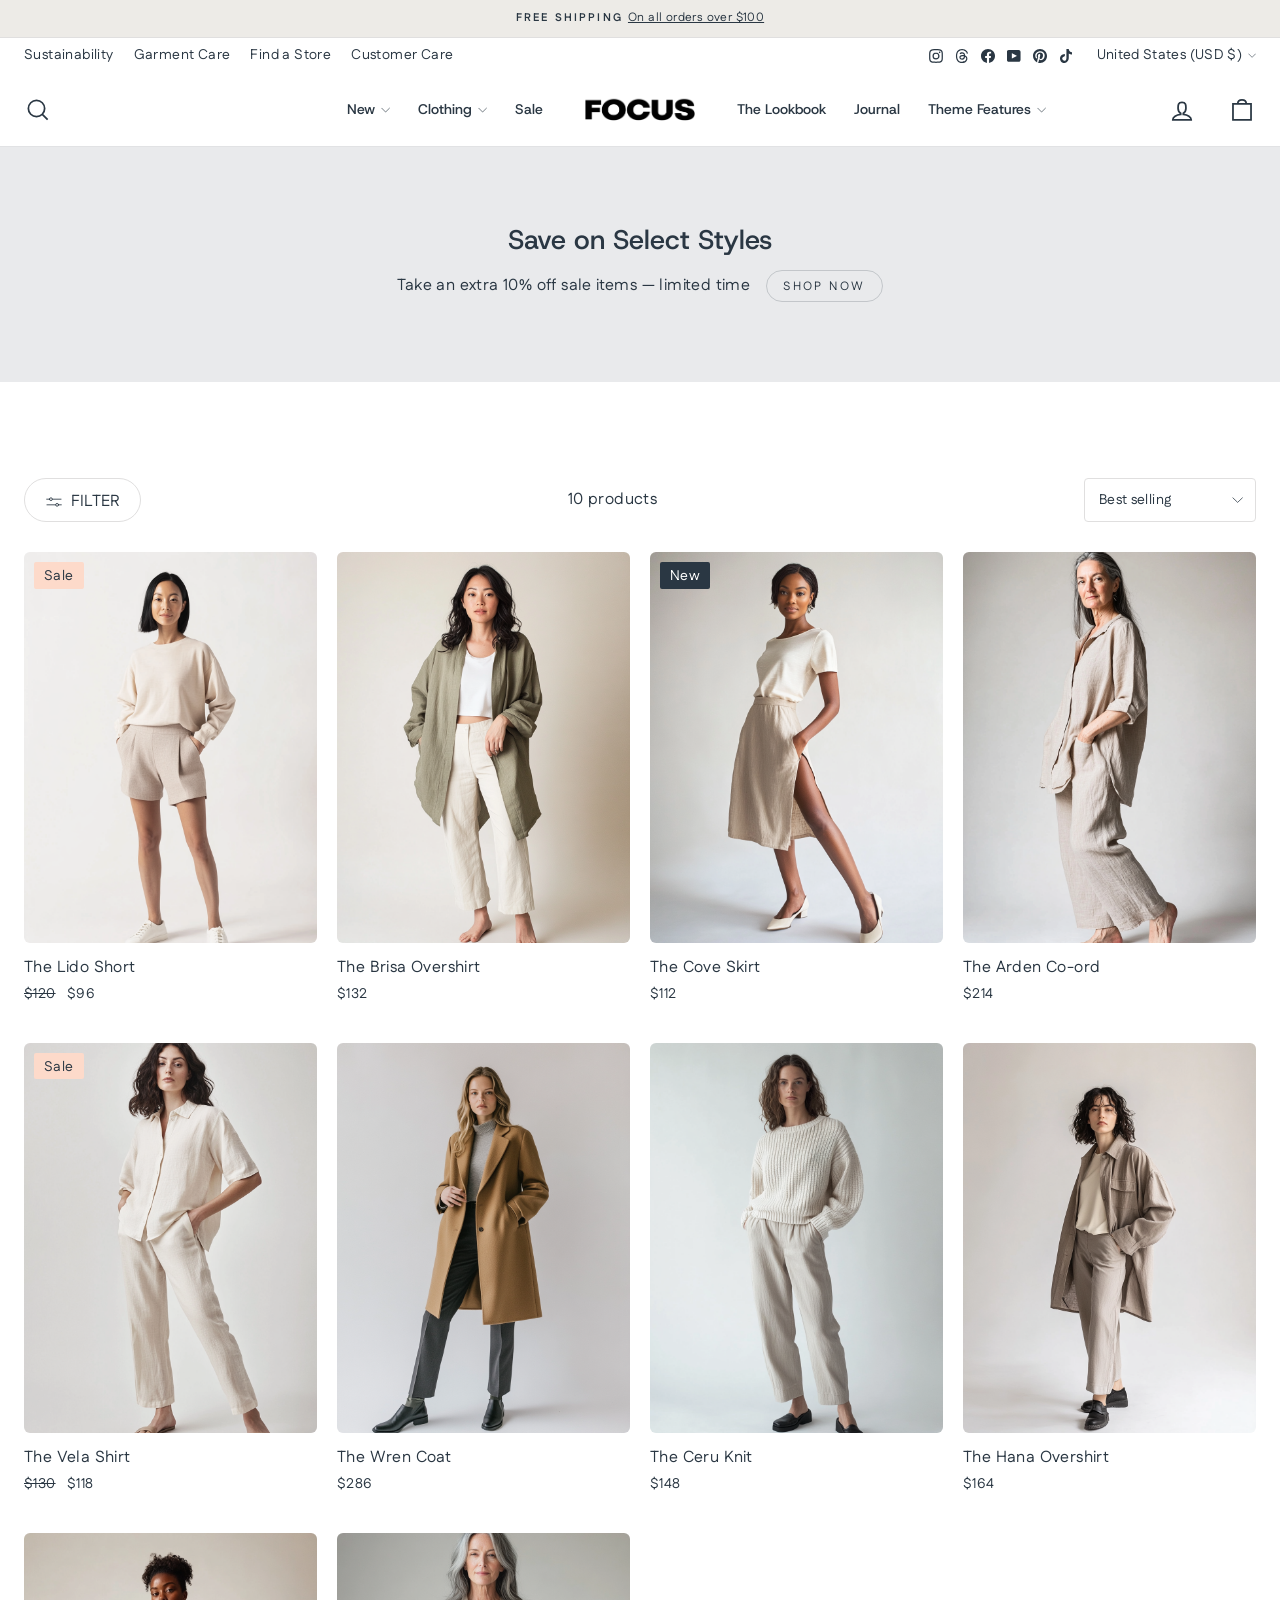
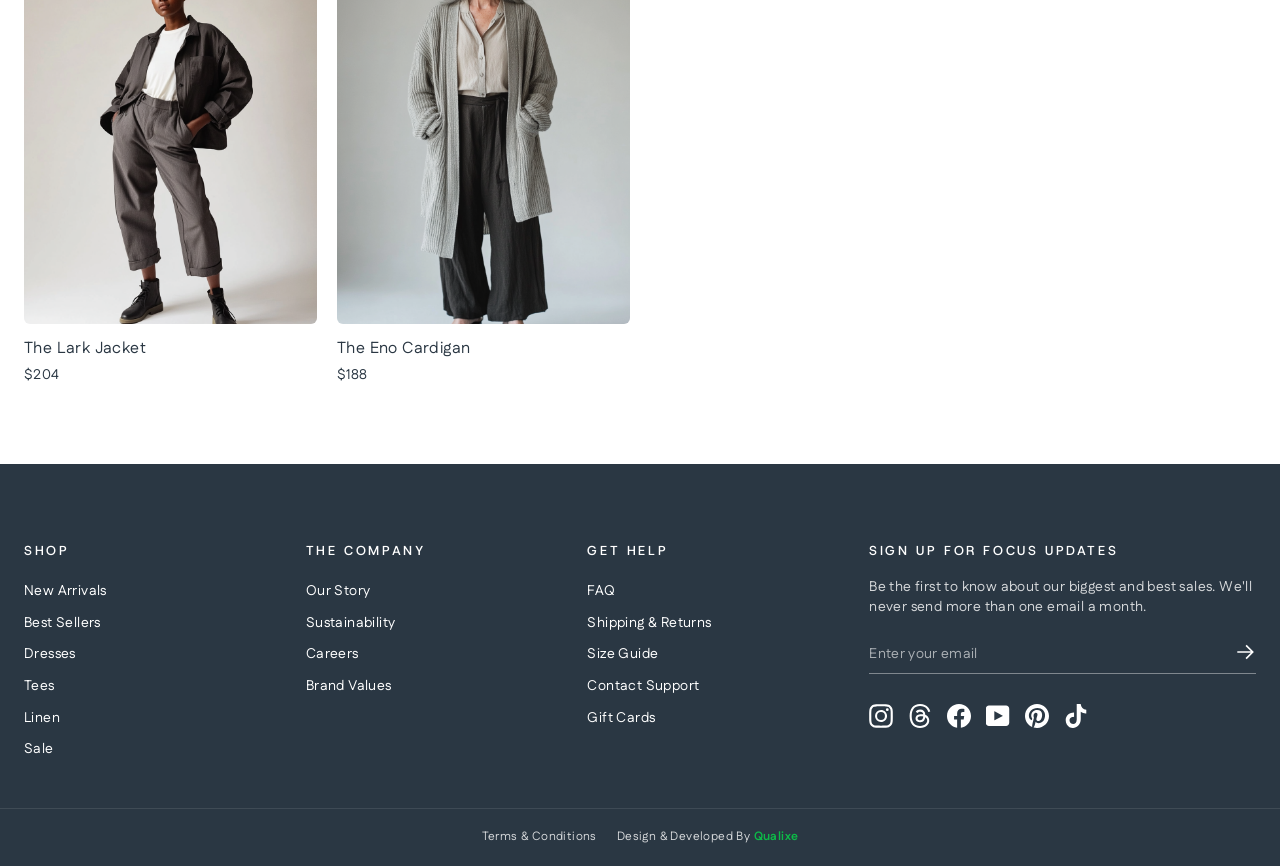
<file: collections.html>
<!DOCTYPE html>
<html lang="en">

<head>
	<meta charset="UTF-8">
	<meta name="viewport" content="width=device-width, initial-scale=1.0">
	<title>Focus | Collections</title>
	<!-- link css -->
	<link rel="stylesheet" href="./assets/css/swiper-bundle.min.css">
	<link rel="stylesheet" href="./assets/css/style.css">
</head>

<body>

	<!-- announcement bar start -->
	<div class="announcement-bar">
		<div class="announcement-bar__slide is-active">
			<span class="announcement-bar__text">Free shipping</span>
			<a href="#" class="announcement-bar__link">On all orders over $100</a>
		</div>
		<div class="announcement-bar__slide">
			<span class="announcement-bar__text">Hassle-free returns</span>
			<a href="#" class="announcement-bar__link">30-day postage paid returns</a>
		</div>
	</div>
	<!-- announcement bar end -->

	<header class="header header--solid" id="siteHeader">
		<!-- secondary toolbar (desktop only) -->
		<div class="header__toolbar">
			<div class="header__toolbar-inner container">
				<ul class="header__toolbar-links">
					<li><a href="sustainability.html">Sustainability</a></li>
					<li><a href="#">Garment Care</a></li>
					<li><a href="find-store.html">Find a Store</a></li>
					<li><a href="contact.html">Customer Care</a></li>
				</ul>
				<div class="header__toolbar-right">
					<div class="header__toolbar-social">
						<a href="#" aria-label="Instagram"><svg viewBox="0 0 32 32">
								<path
									d="M16 3.094c4.206 0 4.7.019 6.363.094 1.538.069 2.369.325 2.925.544.738.287 1.262.625 1.813 1.175s.894 1.075 1.175 1.813c.212.556.475 1.387.544 2.925.075 1.662.094 2.156.094 6.363s-.019 4.7-.094 6.363c-.069 1.538-.325 2.369-.544 2.925-.288.738-.625 1.262-1.175 1.813s-1.075.894-1.813 1.175c-.556.212-1.387.475-2.925.544-1.663.075-2.156.094-6.363.094s-4.7-.019-6.363-.094c-1.537-.069-2.369-.325-2.925-.544-.737-.288-1.263-.625-1.813-1.175s-.894-1.075-1.175-1.813c-.212-.556-.475-1.387-.544-2.925-.075-1.663-.094-2.156-.094-6.363s.019-4.7.094-6.363c.069-1.537.325-2.369.544-2.925.287-.737.625-1.263 1.175-1.813s1.075-.894 1.813-1.175c.556-.212 1.388-.475 2.925-.544 1.662-.081 2.156-.094 6.363-.094zm0-2.838c-4.275 0-4.813.019-6.494.094-1.675.075-2.819.344-3.819.731-1.037.4-1.913.944-2.788 1.819S1.486 4.656 1.08 5.688c-.387 1-.656 2.144-.731 3.825-.075 1.675-.094 2.213-.094 6.488s.019 4.813.094 6.494c.075 1.675.344 2.819.731 3.825.4 1.038.944 1.913 1.819 2.788s1.756 1.413 2.788 1.819c1 .387 2.144.656 3.825.731s2.213.094 6.494.094 4.813-.019 6.494-.094c1.675-.075 2.819-.344 3.825-.731 1.038-.4 1.913-.944 2.788-1.819s1.413-1.756 1.819-2.788c.387-1 .656-2.144.731-3.825s.094-2.212.094-6.494-.019-4.813-.094-6.494c-.075-1.675-.344-2.819-.731-3.825-.4-1.038-.944-1.913-1.819-2.788s-1.756-1.413-2.788-1.819c-1-.387-2.144-.656-3.825-.731C20.812.275 20.275.256 16 .256z" />
								<path
									d="M16 7.912a8.088 8.088 0 0 0 0 16.175c4.463 0 8.087-3.625 8.087-8.088s-3.625-8.088-8.088-8.088zm0 13.338a5.25 5.25 0 1 1 0-10.5 5.25 5.25 0 1 1 0 10.5zM26.294 7.594a1.887 1.887 0 1 1-3.774.002 1.887 1.887 0 0 1 3.774-.003z" />
							</svg></a>
						<a href="#" aria-label="Threads"><svg viewBox="0 0 20 20">
								<path
									d="M14.743 9.27a6.873 6.873 0 0 0-.262-.12c-.154-2.844-1.708-4.472-4.318-4.49h-.036c-1.56 0-2.859.667-3.658 1.88l1.435.984c.597-.905 1.534-1.098 2.224-1.098h.024c.86.005 1.508.255 1.927.742.306.355.51.845.611 1.464a10.98 10.98 0 0 0-2.467-.12c-2.48.144-4.076 1.59-3.969 3.602.054 1.02.563 1.897 1.43 2.47.735.485 1.68.722 2.663.668 1.298-.07 2.316-.566 3.026-1.471.54-.688.88-1.579 1.031-2.701.619.373 1.077.864 1.33 1.455.43 1.003.456 2.652-.89 3.997-1.18 1.178-2.596 1.688-4.738 1.703-2.376-.017-4.173-.78-5.342-2.264C3.67 14.58 3.105 12.57 3.084 10c.021-2.571.586-4.58 1.68-5.97 1.169-1.486 2.966-2.248 5.341-2.265 2.394.017 4.222.783 5.435 2.275.595.732 1.043 1.653 1.339 2.726l1.682-.45c-.358-1.32-.922-2.458-1.69-3.402C15.316 1.001 13.041.02 10.111 0H10.1C7.175.02 4.926 1.004 3.415 2.925c-1.344 1.709-2.037 4.087-2.06 7.068v.014c.023 2.98.716 5.359 2.06 7.068C4.926 18.995 7.175 19.98 10.1 20h.011c2.6-.018 4.433-.699 5.943-2.207 1.975-1.974 1.916-4.447 1.265-5.966-.467-1.089-1.358-1.973-2.576-2.557Zm-4.489 4.22c-1.087.062-2.217-.427-2.273-1.472-.041-.775.552-1.64 2.34-1.743.205-.012.406-.018.603-.018.65 0 1.257.063 1.81.184-.207 2.573-1.415 2.99-2.48 3.05Z" />
							</svg></a>
						<a href="#" aria-label="Facebook"><svg viewBox="0 0 14222 14222">
								<path
									d="M14222 7112c0 3549.352-2600.418 6491.344-6000 7024.72V9168h1657l315-2056H8222V5778c0-562 275-1111 1159-1111h897V2917s-814-139-1592-139c-1624 0-2686 984-2686 2767v1567H4194v2056h1806v4968.72C2600.418 13603.344 0 10661.352 0 7112 0 3184.703 3183.703 1 7111 1s7111 3183.703 7111 7111Zm-8222 7025c362 57 733 86 1111 86-377.945 0-749.003-29.485-1111-86.28Zm2222 0v-.28a7107.458 7107.458 0 0 1-167.717 24.267A7407.158 7407.158 0 0 0 8222 14137Zm-167.717 23.987C7745.664 14201.89 7430.797 14223 7111 14223c319.843 0 634.675-21.479 943.283-62.013Z" />
							</svg></a>
						<a href="#" aria-label="YouTube"><svg viewBox="0 0 21 20">
								<path
									d="M-.196 15.803q0 1.23.812 2.092t1.977.861h14.946q1.165 0 1.977-.861t.812-2.092V3.909q0-1.23-.82-2.116T17.539.907H2.593q-1.148 0-1.969.886t-.82 2.116v11.894zm7.465-2.149V6.058q0-.115.066-.18.049-.016.082-.016l.082.016 7.153 3.806q.066.066.066.164 0 .066-.066.131l-7.153 3.806q-.033.033-.066.033-.066 0-.098-.033-.066-.066-.066-.131z" />
							</svg></a>
						<a href="#" aria-label="Pinterest"><svg viewBox="0 0 256 256">
								<path
									d="M0 128.002c0 52.414 31.518 97.442 76.619 117.239-.36-8.938-.064-19.668 2.228-29.393 2.461-10.391 16.47-69.748 16.47-69.748s-4.089-8.173-4.089-20.252c0-18.969 10.994-33.136 24.686-33.136 11.643 0 17.268 8.745 17.268 19.217 0 11.704-7.465 29.211-11.304 45.426-3.207 13.578 6.808 24.653 20.203 24.653 24.252 0 40.586-31.149 40.586-68.055 0-28.054-18.895-49.052-53.262-49.052-38.828 0-63.017 28.956-63.017 61.3 0 11.152 3.288 19.016 8.438 25.106 2.368 2.797 2.697 3.922 1.84 7.134-.614 2.355-2.024 8.025-2.608 10.272-.852 3.242-3.479 4.401-6.409 3.204-17.884-7.301-26.213-26.886-26.213-48.902 0-36.361 30.666-79.961 91.482-79.961 48.87 0 81.035 35.364 81.035 73.325 0 50.213-27.916 87.726-69.066 87.726-13.819 0-26.818-7.47-31.271-15.955 0 0-7.431 29.492-9.005 35.187-2.714 9.869-8.026 19.733-12.883 27.421a127.897 127.897 0 0 0 36.277 5.249c70.684 0 127.996-57.309 127.996-128.005C256.001 57.309 198.689 0 128.005 0 57.314 0 0 57.309 0 128.002Z" />
							</svg></a>
						<a href="#" aria-label="TikTok"><svg viewBox="0 0 2859 3333">
								<path
									d="M2081 0c55 473 319 755 778 785v532c-266 26-499-61-770-225v995c0 1264-1378 1659-1932 753-356-583-138-1606 1004-1647v561c-87 14-180 36-265 65-254 86-398 247-358 531 77 544 1075 705 992-358V1h551z" />
							</svg></a>
					</div>
					<div class="header__currency">
						<button type="button" id="currencyToggle">
							United States (USD $)
							<svg class="chevron" viewBox="0 0 28 16" fill="none" xmlns="http://www.w3.org/2000/svg">
								<path d="m1.57 1.59 12.76 12.77L27.1 1.59" stroke-width="2" stroke="currentColor" fill="none" />
							</svg>
						</button>
						<ul class="header__currency-list" id="currencyList">
							<li><a href="#">United States (USD $)</a></li>
							<li><a href="#">Afghanistan (USD $)</a></li>
							<li><a href="#">Åland Islands (EUR &euro;)</a></li>
							<li><a href="#">Albania (USD $)</a></li>
							<li><a href="#">Algeria (USD $)</a></li>
							<li><a href="#">Andorra (EUR &euro;)</a></li>
							<li><a href="#">Angola (USD $)</a></li>
							<li><a href="#">Anguilla (USD $)</a></li>
							<li><a href="#">Antigua &amp; Barbuda (USD $)</a></li>
							<li><a href="#">Argentina (USD $)</a></li>
							<li><a href="#">Armenia (USD $)</a></li>
							<li><a href="#">Aruba (USD $)</a></li>
							<li><a href="#">Ascension Island (USD $)</a></li>
							<li><a href="#">Australia (AUD $)</a></li>
							<li><a href="#">Austria (EUR &euro;)</a></li>
						</ul>
					</div>
				</div>
			</div>
		</div>
		<!-- main header row -->
		<div class="header__main">
			<div class="header__main-inner container">
				<div class="header__side header__side--left">
					<button class="header__icon-btn header__search-btn only-desktop" id="searchToggle" aria-label="Search">
						<svg aria-hidden="true" focusable="false" role="presentation" class="icon icon-search" viewBox="0 0 64 64">
							<title>icon-search</title>
							<path d="M47.16 28.58A18.58 18.58 0 1 1 28.58 10a18.58 18.58 0 0 1 18.58 18.58ZM54 54 41.94 42"></path>
						</svg>
					</button>
					<button class="header__icon-btn header__menu-toggle only-mobile" id="menuToggle" aria-label="Site navigation">
						<svg class="icon icon-hamburger" viewBox="0 0 64 64" fill="none" xmlns="http://www.w3.org/2000/svg">
							<path d="M7 15h51M7 32h43M7 49h51" />
						</svg>
					</button>

					<nav class="header__nav only-desktop">
						<ul>
							<li class="header__nav-item has-megamenu">
								<details class="megamenu-details">
									<summary>New
										<svg class="chevron" viewBox="0 0 28 16" fill="none" xmlns="http://www.w3.org/2000/svg">
											<path d="m1.57 1.59 12.76 12.77L27.1 1.59" stroke-width="2" stroke="currentColor" fill="none" />
										</svg>
									</summary>
									<div class="megamenu">
										<div class="megamenu__inner container">
											<div class="megamenu__columns">
												<div class="megamenu__col">
													<a href="collections.html" class="megamenu__col-title">Featured</a>
													<a href="collections.html">All New</a>
													<a href="collections.html">New This Week</a>
													<a href="collections.html">Staff Picks</a>
													<a href="collections.html">Spring / Summer Edit</a>
												</div>
												<div class="megamenu__col">
													<span class="megamenu__col-title">Shop By Category</span>
													<a href="collections.html">New Dresses</a>
													<a href="collections.html">New Tops</a>
													<a href="collections.html">New Bottoms</a>
													<a href="collections.html">New Layers</a>
													<a href="collections.html">New Linen</a>
												</div>
												<div class="megamenu__col">
													<span class="megamenu__col-title">Shop By Occasion</span>
													<a href="collections.html">Everyday Essentials</a>
													<a href="collections.html">Workwear</a>
													<a href="collections.html">Weekend</a>
													<a href="collections.html">Vacation Ready</a>
													<a href="collections.html">Event Dressing</a>
												</div>
												<div class="megamenu__col">
													<span class="megamenu__col-title">Collections</span>
													<a href="collections.html">The Linen Edit</a>
													<a href="collections.html">Minimalist Staples</a>
													<a href="collections.html">Soft Tailoring</a>
													<a href="collections.html">Neutral Tones</a>
													<a href="collections.html">Monochrome Looks</a>
												</div>
											</div>
											<div class="megamenu__promos">
												<a href="collections.html" class="megamenu__promo">
													<img src="./assets/images/grid/grid-soft-neutrals.jpg" alt="Linen Favorites">
													<p class="megamenu__promo-title">Linen Favorites</p>
													<p class="megamenu__promo-text">Breathable, relaxed pieces for everyday wear</p>
												</a>
												<a href="collections.html" class="megamenu__promo">
													<img src="./assets/images/products/product-wren-coat.png" alt="The Wren Coat">
													<p class="megamenu__promo-title">New This Week</p>
													<span class="btn btn--sm">The Wren Coat</span>
												</a>
											</div>
										</div>
									</div>
								</details>
							</li>
							<li class="header__nav-item has-megamenu">
								<details class="megamenu-details">
									<summary>Clothing
										<svg class="chevron" viewBox="0 0 28 16" fill="none" xmlns="http://www.w3.org/2000/svg">
											<path d="m1.57 1.59 12.76 12.77L27.1 1.59" stroke-width="2" stroke="currentColor" fill="none" />
										</svg>
									</summary>
									<div class="megamenu">
										<div class="megamenu__inner container">
											<div class="megamenu__columns megamenu__columns--with-images">
												<div class="megamenu__col">
													<a href="collections.html"><img src="./assets/images/categories/category-tops.jpg" alt="Tops"
															class="megamenu__col-img"></a>
													<a href="collections.html" class="megamenu__col-title">Tops</a>
													<a href="collections.html">Tees</a>
													<a href="collections.html">Shirts</a>
													<a href="collections.html">Knit Tops</a>
												</div>
												<div class="megamenu__col">
													<a href="collections.html"><img src="./assets/images/categories/category-bottoms.jpg" alt="Bottoms"
															class="megamenu__col-img"></a>
													<a href="collections.html" class="megamenu__col-title">Bottoms</a>
													<a href="collections.html">Trousers</a>
													<a href="collections.html">Skirts</a>
													<a href="collections.html">Shorts</a>
												</div>
												<div class="megamenu__col">
													<a href="collections.html"><img src="./assets/images/categories/category-dresses.jpg" alt="Dresses"
															class="megamenu__col-img"></a>
													<a href="collections.html" class="megamenu__col-title">Dresses</a>
													<a href="collections.html">Casual Dresses</a>
													<a href="collections.html">Midi Dresses</a>
													<a href="collections.html">Occasional Dresses</a>
												</div>
												<div class="megamenu__col">
													<a href="collections.html"><img src="./assets/images/categories/category-layers.jpg" alt="Layers"
															class="megamenu__col-img"></a>
													<a href="collections.html" class="megamenu__col-title">Layers</a>
													<a href="collections.html">Blazers</a>
													<a href="collections.html">Jackets</a>
													<a href="collections.html">Cardigans</a>
													<a href="collections.html">Sweaters</a>
												</div>
												<div class="megamenu__col">
													<a href="collections.html"><img src="./assets/images/categories/category-linen.jpg" alt="Linen"
															class="megamenu__col-img"></a>
													<a href="collections.html" class="megamenu__col-title">Linen</a>
													<a href="collections.html">Linen Dresses</a>
													<a href="collections.html">Linen Shirts</a>
													<a href="collections.html">Linen Pants</a>
													<a href="collections.html">Linen Shorts</a>
													<a href="collections.html">Linen Layers</a>
												</div>
											</div>
										</div>
									</div>
								</details>
							</li>
							<li class="header__nav-item"><a href="collections.html">Sale</a></li>
						</ul>
					</nav>
				</div>

				<a href="./index.html" class="header__logo">
					<img src="./assets/images/logo/logo.png" alt="Focus" class="header__logo-img header__logo-img--dark">
					<img src="./assets/images/logo/logo-white.png" alt="Focus" class="header__logo-img header__logo-img--light">
				</a>

				<div class="header__side header__side--right">
					<nav class="header__nav only-desktop">
						<ul>
							<li class="header__nav-item"><a href="look-book.html">The Lookbook</a></li>
							<li class="header__nav-item"><a href="blogs.html">Journal</a></li>
							<li class="header__nav-item has-megamenu">
								<details class="megamenu-details">
									<summary>Theme Features
										<svg class="chevron" viewBox="0 0 28 16" fill="none" xmlns="http://www.w3.org/2000/svg">
											<path d="m1.57 1.59 12.76 12.77L27.1 1.59" stroke-width="2" stroke="currentColor" fill="none" />
										</svg>
									</summary>
									<div class="megamenu">
										<div class="megamenu__inner container">
											<div class="megamenu__columns megamenu__columns--narrow">
												<div class="megamenu__col">
													<span class="megamenu__col-title">Presets</span>
													<a href="#">Focus</a>
													<a href="#">Apothecary</a>
													<a href="#">Dune</a>
													<a href="#">Terrain</a>
												</div>
												<div class="megamenu__col">
													<span class="megamenu__col-title">Pages</span>
													<a href="products.html">Product Page</a>
													<a href="collections.html">Collection Page</a>
													<a href="#">Pre-order</a>
													<a href="#">Gift Card</a>
													<a href="find-store.html">Find a Store</a>
												</div>
											</div>
											<div class="megamenu__promos megamenu__promos--single">
												<a href="collections.html" class="megamenu__promo">
													<img src="./assets/images/hero/hero-main.jpg" alt="Focus Theme">
												</a>
											</div>
										</div>
									</div>
								</details>
							</li>
						</ul>
					</nav>
					<div class="header__icons">
						<button class="header__icon-btn header__search-btn only-mobile" id="searchToggleMobile" aria-label="Search">
							<svg aria-hidden="true" focusable="false" role="presentation" class="icon icon-search"
								viewBox="0 0 64 64">
								<title>icon-search</title>
								<path d="M47.16 28.58A18.58 18.58 0 1 1 28.58 10a18.58 18.58 0 0 1 18.58 18.58ZM54 54 41.94 42"></path>
							</svg>
						</button>
						<button class="header__icon-btn header__account-btn only-desktop" aria-label="Account">
							<svg class="icon icon-user" viewBox="0 0 64 64" fill="none" xmlns="http://www.w3.org/2000/svg">
								<path
									d="M35 39.84v-2.53c3.3-1.91 6-6.66 6-11.41 0-7.63 0-13.82-9-13.82s-9 6.19-9 13.82c0 4.75 2.7 9.51 6 11.41v2.53c-10.18.85-18 6-18 12.16h42c0-6.19-7.82-11.31-18-12.16Z" />
							</svg>
						</button>
						<button class="header__icon-btn header__cart-btn" id="cartToggle" aria-label="Cart">
							<svg class="icon icon-bag-minimal" viewBox="0 0 64 64" fill="none" xmlns="http://www.w3.org/2000/svg">
								<path d="M11.375 17.863h41.25v36.75h-41.25z" />
								<path d="M22.25 18c0-7.105 4.35-9 9.75-9s9.75 1.895 9.75 9" />
							</svg>
							<span class="header__cart-count"></span>
						</button>
					</div>
				</div>
			</div>
		</div>
		<!-- search bar dropdown -->
		<div class="header__search-bar" id="searchBar">
			<div class="header__search-bar-inner container">
				<input type="search" id="searchInput" placeholder="Search our store" aria-label="Search our store"
					autocomplete="off">
				<button id="searchClose" aria-label="Close search">
					<svg viewBox="0 0 20 20" fill="none" xmlns="http://www.w3.org/2000/svg">
						<path d="M4 4l12 12M16 4L4 16" stroke="currentColor" stroke-width="1.4" />
					</svg>
				</button>
			</div>

			<div class="search-results container" id="searchResults" hidden>
				<div class="search-results__inner">
					<div class="search-results__col search-results__col--left">
						<div class="search-results__group" id="searchSuggestionsGroup" hidden>
							<h4 class="search-results__heading">Suggestions</h4>
							<ul class="search-results__list" id="searchSuggestionsList"></ul>
						</div>
						<div class="search-results__group" id="searchPagesGroup" hidden>
							<h4 class="search-results__heading">Pages:</h4>
							<ul class="search-results__list" id="searchPagesList"></ul>
						</div>
						<div class="search-results__group" id="searchCollectionsGroup" hidden>
							<h4 class="search-results__heading">Collections:</h4>
							<ul class="search-results__list" id="searchCollectionsList"></ul>
						</div>
					</div>
					<div class="search-results__col search-results__col--right" id="searchProductsGroup" hidden>
						<h4 class="search-results__heading">Products</h4>
						<ul class="search-results__products" id="searchProductsList"></ul>
					</div>
				</div>
				<a href="#" class="search-results__view-more" id="searchViewMore" hidden>View more &rarr;</a>
				<p class="search-results__empty" id="searchEmpty" hidden></p>
			</div>
		</div>
	</header>
	<nav class="mobile-nav" id="mobileNav">
		<div class="mobile-nav__header">
			<img src="./assets/images/logo/logo.png" alt="Focus" class="mobile-nav__logo">
			<button class="mobile-nav__close" id="mobileNavClose" aria-label="Close menu">
				<svg viewBox="0 0 20 20" fill="none" xmlns="http://www.w3.org/2000/svg">
					<path d="M4 4l12 12M16 4L4 16" stroke="currentColor" stroke-width="1.4" />
				</svg>
			</button>
		</div>

		<ul class="mobile-nav__list">
			<li style="--i:0">
				<details class="mobile-nav__details">
					<summary>New
						<svg class="chevron" viewBox="0 0 28 16" fill="none" xmlns="http://www.w3.org/2000/svg">
							<path d="m1.57 1.59 12.76 12.77L27.1 1.59" stroke-width="2" stroke="currentColor" fill="none" />
						</svg>
					</summary>
					<ul class="mobile-nav__sublist">
						<li>
							<details class="mobile-nav__details mobile-nav__details--sub">
								<summary>Featured
									<svg class="chevron chevron--circle" viewBox="0 0 28 16" fill="none"
										xmlns="http://www.w3.org/2000/svg">
										<path d="m1.57 1.59 12.76 12.77L27.1 1.59" stroke-width="2" stroke="currentColor" fill="none" />
									</svg>
								</summary>
								<ul class="mobile-nav__grandchild">
									<li><a href="collections.html">All New</a></li>
									<li><a href="collections.html">New This Week</a></li>
									<li><a href="collections.html">Staff Picks</a></li>
									<li><a href="collections.html">Spring / Summer Edit</a></li>
								</ul>
							</details>
						</li>
						<li>
							<details class="mobile-nav__details mobile-nav__details--sub">
								<summary>Shop By Category
									<svg class="chevron chevron--circle" viewBox="0 0 28 16" fill="none"
										xmlns="http://www.w3.org/2000/svg">
										<path d="m1.57 1.59 12.76 12.77L27.1 1.59" stroke-width="2" stroke="currentColor" fill="none" />
									</svg>
								</summary>
								<ul class="mobile-nav__grandchild">
									<li><a href="collections.html">New Dresses</a></li>
									<li><a href="collections.html">New Tops</a></li>
									<li><a href="collections.html">New Bottoms</a></li>
									<li><a href="collections.html">New Layers</a></li>
									<li><a href="collections.html">New Linen</a></li>
								</ul>
							</details>
						</li>
						<li>
							<details class="mobile-nav__details mobile-nav__details--sub">
								<summary>Shop By Occasion
									<svg class="chevron chevron--circle" viewBox="0 0 28 16" fill="none"
										xmlns="http://www.w3.org/2000/svg">
										<path d="m1.57 1.59 12.76 12.77L27.1 1.59" stroke-width="2" stroke="currentColor" fill="none" />
									</svg>
								</summary>
								<ul class="mobile-nav__grandchild">
									<li><a href="collections.html">Everyday Essentials</a></li>
									<li><a href="collections.html">Workwear</a></li>
									<li><a href="collections.html">Weekend</a></li>
									<li><a href="collections.html">Vacation Ready</a></li>
									<li><a href="collections.html">Event Dressing</a></li>
								</ul>
							</details>
						</li>
						<li>
							<details class="mobile-nav__details mobile-nav__details--sub">
								<summary>Collections
									<svg class="chevron chevron--circle" viewBox="0 0 28 16" fill="none"
										xmlns="http://www.w3.org/2000/svg">
										<path d="m1.57 1.59 12.76 12.77L27.1 1.59" stroke-width="2" stroke="currentColor" fill="none" />
									</svg>
								</summary>
								<ul class="mobile-nav__grandchild">
									<li><a href="collections.html">The Linen Edit</a></li>
									<li><a href="collections.html">Minimalist Staples</a></li>
									<li><a href="collections.html">Soft Tailoring</a></li>
									<li><a href="collections.html">Neutral Tones</a></li>
									<li><a href="collections.html">Monochrome Looks</a></li>
								</ul>
							</details>
						</li>
					</ul>
				</details>
			</li>

			<li style="--i:1">
				<details class="mobile-nav__details">
					<summary>Clothing
						<svg class="chevron" viewBox="0 0 28 16" fill="none" xmlns="http://www.w3.org/2000/svg">
							<path d="m1.57 1.59 12.76 12.77L27.1 1.59" stroke-width="2" stroke="currentColor" fill="none" />
						</svg>
					</summary>
					<ul class="mobile-nav__sublist">
						<li>
							<details class="mobile-nav__details mobile-nav__details--sub">
								<summary>Tops
									<svg class="chevron chevron--circle" viewBox="0 0 28 16" fill="none"
										xmlns="http://www.w3.org/2000/svg">
										<path d="m1.57 1.59 12.76 12.77L27.1 1.59" stroke-width="2" stroke="currentColor" fill="none" />
									</svg>
								</summary>
								<ul class="mobile-nav__grandchild">
									<li><a href="collections.html">Tees</a></li>
									<li><a href="collections.html">Shirts</a></li>
									<li><a href="collections.html">Knit Tops</a></li>
								</ul>
							</details>
						</li>
						<li>
							<details class="mobile-nav__details mobile-nav__details--sub">
								<summary>Bottoms
									<svg class="chevron chevron--circle" viewBox="0 0 28 16" fill="none"
										xmlns="http://www.w3.org/2000/svg">
										<path d="m1.57 1.59 12.76 12.77L27.1 1.59" stroke-width="2" stroke="currentColor" fill="none" />
									</svg>
								</summary>
								<ul class="mobile-nav__grandchild">
									<li><a href="collections.html">Trousers</a></li>
									<li><a href="collections.html">Skirts</a></li>
									<li><a href="collections.html">Shorts</a></li>
								</ul>
							</details>
						</li>
						<li>
							<details class="mobile-nav__details mobile-nav__details--sub">
								<summary>Dresses
									<svg class="chevron chevron--circle" viewBox="0 0 28 16" fill="none"
										xmlns="http://www.w3.org/2000/svg">
										<path d="m1.57 1.59 12.76 12.77L27.1 1.59" stroke-width="2" stroke="currentColor" fill="none" />
									</svg>
								</summary>
								<ul class="mobile-nav__grandchild">
									<li><a href="collections.html">Casual Dresses</a></li>
									<li><a href="collections.html">Midi Dresses</a></li>
									<li><a href="collections.html">Occasional Dresses</a></li>
								</ul>
							</details>
						</li>
						<li>
							<details class="mobile-nav__details mobile-nav__details--sub">
								<summary>Layers
									<svg class="chevron chevron--circle" viewBox="0 0 28 16" fill="none"
										xmlns="http://www.w3.org/2000/svg">
										<path d="m1.57 1.59 12.76 12.77L27.1 1.59" stroke-width="2" stroke="currentColor" fill="none" />
									</svg>
								</summary>
								<ul class="mobile-nav__grandchild">
									<li><a href="collections.html">Blazers</a></li>
									<li><a href="collections.html">Jackets</a></li>
									<li><a href="collections.html">Cardigans</a></li>
									<li><a href="collections.html">Sweaters</a></li>
								</ul>
							</details>
						</li>
						<li>
							<details class="mobile-nav__details mobile-nav__details--sub">
								<summary>Linen
									<svg class="chevron chevron--circle" viewBox="0 0 28 16" fill="none"
										xmlns="http://www.w3.org/2000/svg">
										<path d="m1.57 1.59 12.76 12.77L27.1 1.59" stroke-width="2" stroke="currentColor" fill="none" />
									</svg>
								</summary>
								<ul class="mobile-nav__grandchild">
									<li><a href="collections.html">Linen Dresses</a></li>
									<li><a href="collections.html">Linen Shirts</a></li>
									<li><a href="collections.html">Linen Pants</a></li>
									<li><a href="collections.html">Linen Shorts</a></li>
									<li><a href="collections.html">Linen Layers</a></li>
								</ul>
							</details>
						</li>
					</ul>
				</details>
			</li>

			<li style="--i:2"><a href="collections.html" class="mobile-nav__toplevel-link">Sale</a></li>
			<li style="--i:3"><a href="look-book.html" class="mobile-nav__toplevel-link">The Lookbook</a></li>
			<li style="--i:4"><a href="blogs.html" class="mobile-nav__toplevel-link">Journal</a></li>

			<li style="--i:5">
				<details class="mobile-nav__details">
					<summary>Theme Features
						<svg class="chevron" viewBox="0 0 28 16" fill="none" xmlns="http://www.w3.org/2000/svg">
							<path d="m1.57 1.59 12.76 12.77L27.1 1.59" stroke-width="2" stroke="currentColor" fill="none" />
						</svg>
					</summary>
					<ul class="mobile-nav__sublist">
						<li>
							<details class="mobile-nav__details mobile-nav__details--sub">
								<summary>Presets
									<svg class="chevron chevron--circle" viewBox="0 0 28 16" fill="none"
										xmlns="http://www.w3.org/2000/svg">
										<path d="m1.57 1.59 12.76 12.77L27.1 1.59" stroke-width="2" stroke="currentColor" fill="none" />
									</svg>
								</summary>
								<ul class="mobile-nav__grandchild">
									<li><a href="#">Focus</a></li>
									<li><a href="#">Apothecary</a></li>
									<li><a href="#">Dune</a></li>
									<li><a href="#">Terrain</a></li>
								</ul>
							</details>
						</li>
						<li>
							<details class="mobile-nav__details mobile-nav__details--sub">
								<summary>Pages
									<svg class="chevron chevron--circle" viewBox="0 0 28 16" fill="none"
										xmlns="http://www.w3.org/2000/svg">
										<path d="m1.57 1.59 12.76 12.77L27.1 1.59" stroke-width="2" stroke="currentColor" fill="none" />
									</svg>
								</summary>
								<ul class="mobile-nav__grandchild">
									<li><a href="products.html">Product Page</a></li>
									<li><a href="collections.html">Collection Page</a></li>
									<li><a href="#">Pre-order</a></li>
									<li><a href="#">Gift Card</a></li>
									<li><a href="find-store.html">Find a Store</a></li>
								</ul>
							</details>
						</li>
					</ul>
				</details>
			</li>

			<li style="--i:6">
				<a href="#" class="mobile-nav__login">
					<svg viewBox="0 0 64 64">
						<path
							d="M35 39.84v-2.53c3.3-1.91 6-6.66 6-11.41 0-7.63 0-13.82-9-13.82s-9 6.19-9 13.82c0 4.75 2.7 9.51 6 11.41v2.53c-10.18.85-18 6-18 12.16h42c0-6.19-7.82-11.31-18-12.16Z" />
					</svg>
					Log in
				</a>
			</li>

			<li style="--i:7" class="mobile-nav__toolbar-grid">
				<a href="sustainability.html">Sustainability</a>
				<a href="#">Garment Care</a>
				<a href="find-store.html">Find a Store</a>
				<a href="contact.html">Customer Care</a>
			</li>
		</ul>

		<div class="mobile-nav__social" style="--i:8">
			<a href="#" aria-label="Instagram"><svg viewBox="0 0 32 32">
					<path
						d="M16 3.094c4.206 0 4.7.019 6.363.094 1.538.069 2.369.325 2.925.544.738.287 1.262.625 1.813 1.175s.894 1.075 1.175 1.813c.212.556.475 1.387.544 2.925.075 1.662.094 2.156.094 6.363s-.019 4.7-.094 6.363c-.069 1.538-.325 2.369-.544 2.925-.288.738-.625 1.262-1.175 1.813s-1.075.894-1.813 1.175c-.556.212-1.387.475-2.925.544-1.663.075-2.156.094-6.363.094s-4.7-.019-6.363-.094c-1.537-.069-2.369-.325-2.925-.544-.737-.288-1.263-.625-1.813-1.175s-.894-1.075-1.175-1.813c-.212-.556-.475-1.387-.544-2.925-.075-1.663-.094-2.156-.094-6.363s.019-4.7.094-6.363c.069-1.537.325-2.369.544-2.925.287-.737.625-1.263 1.175-1.813s1.075-.894 1.813-1.175c.556-.212 1.388-.475 2.925-.544 1.662-.081 2.156-.094 6.363-.094zm0-2.838c-4.275 0-4.813.019-6.494.094-1.675.075-2.819.344-3.819.731-1.037.4-1.913.944-2.788 1.819S1.486 4.656 1.08 5.688c-.387 1-.656 2.144-.731 3.825-.075 1.675-.094 2.213-.094 6.488s.019 4.813.094 6.494c.075 1.675.344 2.819.731 3.825.4 1.038.944 1.913 1.819 2.788s1.756 1.413 2.788 1.819c1 .387 2.144.656 3.825.731s2.213.094 6.494.094 4.813-.019 6.494-.094c1.675-.075 2.819-.344 3.825-.731 1.038-.4 1.913-.944 2.788-1.819s1.413-1.756 1.819-2.788c.387-1 .656-2.144.731-3.825s.094-2.212.094-6.494-.019-4.813-.094-6.494c-.075-1.675-.344-2.819-.731-3.825-.4-1.038-.944-1.913-1.819-2.788s-1.756-1.413-2.788-1.819c-1-.387-2.144-.656-3.825-.731C20.812.275 20.275.256 16 .256z" />
					<path
						d="M16 7.912a8.088 8.088 0 0 0 0 16.175c4.463 0 8.087-3.625 8.087-8.088s-3.625-8.088-8.088-8.088zm0 13.338a5.25 5.25 0 1 1 0-10.5 5.25 5.25 0 1 1 0 10.5zM26.294 7.594a1.887 1.887 0 1 1-3.774.002 1.887 1.887 0 0 1 3.774-.003z" />
				</svg></a>
			<a href="#" aria-label="Facebook"><svg viewBox="0 0 14222 14222">
					<path
						d="M14222 7112c0 3549.352-2600.418 6491.344-6000 7024.72V9168h1657l315-2056H8222V5778c0-562 275-1111 1159-1111h897V2917s-814-139-1592-139c-1624 0-2686 984-2686 2767v1567H4194v2056h1806v4968.72C2600.418 13603.344 0 10661.352 0 7112 0 3184.703 3183.703 1 7111 1s7111 3183.703 7111 7111Zm-8222 7025c362 57 733 86 1111 86-377.945 0-749.003-29.485-1111-86.28Zm2222 0v-.28a7107.458 7107.458 0 0 1-167.717 24.267A7407.158 7407.158 0 0 0 8222 14137Zm-167.717 23.987C7745.664 14201.89 7430.797 14223 7111 14223c319.843 0 634.675-21.479 943.283-62.013Z" />
				</svg></a>
			<a href="#" aria-label="YouTube"><svg viewBox="0 0 21 20">
					<path
						d="M-.196 15.803q0 1.23.812 2.092t1.977.861h14.946q1.165 0 1.977-.861t.812-2.092V3.909q0-1.23-.82-2.116T17.539.907H2.593q-1.148 0-1.969.886t-.82 2.116v11.894zm7.465-2.149V6.058q0-.115.066-.18.049-.016.082-.016l.082.016 7.153 3.806q.066.066.066.164 0 .066-.066.131l-7.153 3.806q-.033.033-.066.033-.066 0-.098-.033-.066-.066-.066-.131z" />
				</svg></a>
			<a href="#" aria-label="Pinterest"><svg viewBox="0 0 256 256">
					<path
						d="M0 128.002c0 52.414 31.518 97.442 76.619 117.239-.36-8.938-.064-19.668 2.228-29.393 2.461-10.391 16.47-69.748 16.47-69.748s-4.089-8.173-4.089-20.252c0-18.969 10.994-33.136 24.686-33.136 11.643 0 17.268 8.745 17.268 19.217 0 11.704-7.465 29.211-11.304 45.426-3.207 13.578 6.808 24.653 20.203 24.653 24.252 0 40.586-31.149 40.586-68.055 0-28.054-18.895-49.052-53.262-49.052-38.828 0-63.017 28.956-63.017 61.3 0 11.152 3.288 19.016 8.438 25.106 2.368 2.797 2.697 3.922 1.84 7.134-.614 2.355-2.024 8.025-2.608 10.272-.852 3.242-3.479 4.401-6.409 3.204-17.884-7.301-26.213-26.886-26.213-48.902 0-36.361 30.666-79.961 91.482-79.961 48.87 0 81.035 35.364 81.035 73.325 0 50.213-27.916 87.726-69.066 87.726-13.819 0-26.818-7.47-31.271-15.955 0 0-7.431 29.492-9.005 35.187-2.714 9.869-8.026 19.733-12.883 27.421a127.897 127.897 0 0 0 36.277 5.249c70.684 0 127.996-57.309 127.996-128.005C256.001 57.309 198.689 0 128.005 0 57.314 0 0 57.309 0 128.002Z" />
				</svg></a>
			<a href="#" aria-label="TikTok"><svg viewBox="0 0 2859 3333">
					<path
						d="M2081 0c55 473 319 755 778 785v532c-266 26-499-61-770-225v995c0 1264-1378 1659-1932 753-356-583-138-1606 1004-1647v561c-87 14-180 36-265 65-254 86-398 247-358 531 77 544 1075 705 992-358V1h551z" />
				</svg></a>
		</div>
	</nav>
	<!-- cart drawer -->
	<div class="cart-drawer" id="cartDrawer">
		<div class="cart-drawer__header">
			<h2>Cart</h2>
			<button class="cart-drawer__close" id="cartClose" aria-label="Close cart">
				<svg viewBox="0 0 20 20" fill="none" xmlns="http://www.w3.org/2000/svg">
					<path d="M4 4l12 12M16 4L4 16" stroke="currentColor" stroke-width="1.4" />
				</svg>
			</button>
		</div>

		<div class="cart-drawer__body">
			<div class="cart-drawer__empty" id="cartEmpty">
				<p>Your cart is currently empty.</p>
				<a href="./index.html" class="btn">Continue shopping</a>
			</div>

			<div class="cart-drawer__items" id="cartItems"></div>
		</div>

		<div class="cart-drawer__footer" id="cartFooter" hidden>
			<div class="cart-drawer__row">
				<span>Subtotal</span>
				<span id="cartSubtotal">$0</span>
			</div>
			<p class="cart-drawer__shipping-note">Shipping, taxes, and discount codes calculated at checkout.</p>
			<label class="cart-drawer__terms">
				<input type="checkbox" id="cartTerms">
				I agree with the <a href="terms.html">terms and conditions</a>
			</label>
			<button type="button" class="btn cart-drawer__checkout" id="cartCheckout">Check out</button>
		</div>
	</div>

	<!-- filter drawer (collection page only) -->
	<div class="filter-drawer" id="filterDrawer">
		<div class="filter-drawer__header">
			<h2>Filter</h2>
			<button class="filter-drawer__close" id="filterDrawerClose" aria-label="Close filters">
				<svg viewBox="0 0 20 20" fill="none" xmlns="http://www.w3.org/2000/svg">
					<path d="M4 4l12 12M16 4L4 16" stroke="currentColor" stroke-width="1.4" />
				</svg>
			</button>
		</div>

		<div class="filter-drawer__body">
			<details class="filter-drawer__group">
				<summary>Price
					<svg class="chevron" viewBox="0 0 28 16" fill="none" xmlns="http://www.w3.org/2000/svg">
						<path d="m1.57 1.59 12.76 12.77L27.1 1.59" stroke-width="2" stroke="currentColor" fill="none" />
					</svg>
				</summary>
				<div class="filter-drawer__content">
					<div class="filter-drawer__price">
						<div class="filter-drawer__price-labels">
							<span id="filterPriceMinLabel">$0</span>
							<span id="filterPriceMaxLabel">$214</span>
						</div>
						<div class="filter-drawer__slider">
							<div class="filter-drawer__slider-track"></div>
							<div class="filter-drawer__slider-fill" id="filterSliderFill"></div>
							<input type="range" class="filter-drawer__range" id="filterPriceMin" min="0" max="214" value="0"
								aria-label="Minimum price">
							<input type="range" class="filter-drawer__range" id="filterPriceMax" min="0" max="214" value="214"
								aria-label="Maximum price">
						</div>
					</div>
				</div>
			</details>

			<details class="filter-drawer__group">
				<summary>Size
					<svg class="chevron" viewBox="0 0 28 16" fill="none" xmlns="http://www.w3.org/2000/svg">
						<path d="m1.57 1.59 12.76 12.77L27.1 1.59" stroke-width="2" stroke="currentColor" fill="none" />
					</svg>
				</summary>
				<div class="filter-drawer__content">
					<label class="filter-drawer__checkbox"><input type="checkbox"> XS <span
							class="filter-drawer__count">(2)</span></label>
					<label class="filter-drawer__checkbox"><input type="checkbox"> S <span
							class="filter-drawer__count">(2)</span></label>
					<label class="filter-drawer__checkbox"><input type="checkbox"> M <span
							class="filter-drawer__count">(2)</span></label>
					<label class="filter-drawer__checkbox"><input type="checkbox"> L <span
							class="filter-drawer__count">(2)</span></label>
					<label class="filter-drawer__checkbox"><input type="checkbox"> XL <span
							class="filter-drawer__count">(2)</span></label>
				</div>
			</details>

			<details class="filter-drawer__group">
				<summary>Product type
					<svg class="chevron" viewBox="0 0 28 16" fill="none" xmlns="http://www.w3.org/2000/svg">
						<path d="m1.57 1.59 12.76 12.77L27.1 1.59" stroke-width="2" stroke="currentColor" fill="none" />
					</svg>
				</summary>
				<div class="filter-drawer__content">
					<label class="filter-drawer__checkbox"><input type="checkbox"> Blouse <span
							class="filter-drawer__count">(1)</span></label>
					<label class="filter-drawer__checkbox"><input type="checkbox"> Camisole <span
							class="filter-drawer__count">(1)</span></label>
					<label class="filter-drawer__checkbox"><input type="checkbox"> Linen Set <span
							class="filter-drawer__count">(1)</span></label>
					<label class="filter-drawer__checkbox"><input type="checkbox"> Linen Shirt <span
							class="filter-drawer__count">(1)</span></label>
					<label class="filter-drawer__checkbox"><input type="checkbox"> Long-Sleeve Top <span
							class="filter-drawer__count">(2)</span></label>
					<label class="filter-drawer__checkbox"><input type="checkbox"> Overshirt <span
							class="filter-drawer__count">(1)</span></label>
					<label class="filter-drawer__checkbox"><input type="checkbox"> Sweater <span
							class="filter-drawer__count">(1)</span></label>
					<label class="filter-drawer__checkbox"><input type="checkbox"> Tank <span
							class="filter-drawer__count">(2)</span></label>
					<label class="filter-drawer__checkbox"><input type="checkbox"> Tee <span
							class="filter-drawer__count">(5)</span></label>
				</div>
			</details>

			<details class="filter-drawer__group">
				<summary>Availability
					<svg class="chevron" viewBox="0 0 28 16" fill="none" xmlns="http://www.w3.org/2000/svg">
						<path d="m1.57 1.59 12.76 12.77L27.1 1.59" stroke-width="2" stroke="currentColor" fill="none" />
					</svg>
				</summary>
				<div class="filter-drawer__content">
					<label class="filter-drawer__checkbox"><input type="checkbox"> In stock <span
							class="filter-drawer__count">(15)</span></label>
				</div>
			</details>
		</div>
	</div>

	<!-- shared drawer overlay backdrop -->
	<div class="nav-overlay" id="navOverlay"></div>

	<!-- quick view modal start -->
	<div class="product-modal" id="quickViewModal">
		<div class="product-modal__inner">
			<button class="product-modal__close" id="quickViewClose" aria-label="Close">
				<svg viewBox="0 0 20 20" fill="none" xmlns="http://www.w3.org/2000/svg">
					<path d="M4 4l12 12M16 4L4 16" stroke="currentColor" stroke-width="1.4" />
				</svg>
			</button>
			<div class="product-modal__scroll">
				<div class="product-modal__gallery">
					<div class="product-page__thumbs swiper" id="quickViewThumbsSwiper">
						<div class="swiper-wrapper" id="quickViewThumbsWrapper"></div>
					</div>
					<div class="product-page__main-col">
						<div class="product-page__main swiper" id="quickViewMainSwiper">
							<div class="swiper-wrapper" id="quickViewMainWrapper"></div>
						</div>
						<div class="product-page__main-nav">
							<button type="button" class="product-page__main-btn product-page__main-btn--arrow" id="quickViewMainPrev"
								aria-label="Previous">
								<svg viewBox="0 0 284.49 498.98" xmlns="http://www.w3.org/2000/svg">
									<path fill="currentColor"
										d="M249.49 0a35 35 0 0 1 24.75 59.75L84.49 249.49l189.75 189.74a35.002 35.002 0 1 1-49.5 49.5L10.25 274.24a35 35 0 0 1 0-49.5L224.74 10.25A34.89 34.89 0 0 1 249.49 0Z" />
								</svg>
							</button>
							<button type="button" class="product-page__main-btn product-page__main-btn--arrow" id="quickViewMainNext"
								aria-label="Next">
								<svg viewBox="0 0 284.49 498.98" xmlns="http://www.w3.org/2000/svg">
									<path fill="currentColor"
										d="M35 498.98a35 35 0 0 1-24.75-59.75l189.74-189.74L10.25 59.75a35.002 35.002 0 0 1 49.5-49.5l214.49 214.49a35 35 0 0 1 0 49.5L59.75 488.73A34.89 34.89 0 0 1 35 498.98Z" />
								</svg>
							</button>
						</div>
						<div class="product-page__main-pagination swiper-pagination"></div>
						<button type="button" class="product-page__main-zoom" id="quickViewMainZoom" aria-label="Zoom image">
							<svg aria-hidden="true" focusable="false" role="presentation" viewBox="0 0 64 64">
								<path d="M47.16 28.58A18.58 18.58 0 1 1 28.58 10a18.58 18.58 0 0 1 18.58 18.58ZM54 54 41.94 42"
									stroke="currentColor" stroke-width="3" stroke-linecap="round" stroke-linejoin="round"
									fill="none" />
							</svg>
						</button>
					</div>
				</div>
				<div class="product-modal__info">
					<h2 class="product-modal__title" id="quickViewTitle"></h2>
					<div class="product-modal__material" id="quickViewMaterial">
						<svg viewBox="0 0 64 64" fill="none" xmlns="http://www.w3.org/2000/svg">
							<path d="M52 11 13 50m22-37v15h16" stroke="currentColor" stroke-width="3" stroke-linecap="round"
								stroke-linejoin="round" />
							<path d="M52 11c6 24-16.72 47.29-33 32C7 22 29 10 52 11Z" stroke="currentColor" stroke-width="3"
								stroke-linecap="round" stroke-linejoin="round" />
						</svg>
						<span id="quickViewMaterialText"></span>
					</div>
					<div class="product-modal__price" id="quickViewPrice"></div>
					<div class="product-modal__size-box">
						<div class="product-modal__size-row">
							<span class="product-modal__size-label">Size</span>
							<div class="product-modal__size-options" id="quickViewSizeOptions">
								<button type="button" class="product-modal__size-option is-selected">XS</button>
								<button type="button" class="product-modal__size-option">S</button>
								<button type="button" class="product-modal__size-option">M</button>
								<button type="button" class="product-modal__size-option">L</button>
								<button type="button" class="product-modal__size-option">XL</button>
							</div>
						</div>
						<div class="product-modal__shipping-note">
							<svg viewBox="0 0 24 24" fill="none" stroke="currentColor" stroke-width="1.5" stroke-linecap="round"
								stroke-linejoin="round">
								<circle cx="12" cy="12" r="9" />
								<path d="M3 12h18" />
								<path d="M12 3c2.5 2.5 4 5.5 4 9s-1.5 6.5-4 9c-2.5-2.5-4-5.5-4-9s1.5-6.5 4-9Z" />
							</svg>
							<span>Free worldwide shipping</span>
						</div>
					</div>
					<div class="product-modal__desc">
						<p id="quickViewDescPara"></p>
						<ul id="quickViewBullets"></ul>
						<p id="quickViewStylingTip"></p>
					</div>
					<button class="product-modal__size-chart" type="button" id="quickViewSizeChart">
						Size chart
						<svg viewBox="0 0 64 64" fill="none" xmlns="http://www.w3.org/2000/svg">
							<path d="M22.39 33.53c-7.46 0-13.5-3.9-13.5-8.72s6-8.72 13.5-8.72 13.5 3.9 13.5 8.72a12 12 0 0 1-.22 1.73"
								stroke="currentColor" stroke-width="3" stroke-linecap="round" stroke-linejoin="round" />
							<ellipse cx="22.39" cy="24.81" rx="3.28" ry="2.12" stroke="currentColor" stroke-width="3" />
							<path
								d="M8.89 24.81V38.5c0 7.9 6.4 9.41 14.3 9.41h31.92V33.53H22.39m24.39 0v7.44m-8.13-7.44v7.44m-8.13-7.44v7.44m-8.13-7.44v7.44"
								stroke="currentColor" stroke-width="3" stroke-linecap="round" stroke-linejoin="round" />
						</svg>
					</button>
					<div class="product-modal__stock">
						<span class="product-modal__stock-dot"></span>
						<span>In stock, ready to ship</span>
					</div>
					<button type="button" class="btn product-modal__add-to-cart" id="quickViewAddToCart">Add to cart</button>

					<div class="product-modal__accordions" id="quickViewAccordions"></div>

					<div class="product-modal__share">
						<a href="#" aria-label="Share on Facebook">
							<svg viewBox="0 0 14222 14222" xmlns="http://www.w3.org/2000/svg">
								<path fill="currentColor"
									d="M14222 7112c0 3549.352-2600.418 6491.344-6000 7024.72V9168h1657l315-2056H8222V5778c0-562 275-1111 1159-1111h897V2917s-814-139-1592-139c-1624 0-2686 984-2686 2767v1567H4194v2056h1806v4968.72C2600.418 13603.344 0 10661.352 0 7112 0 3184.703 3183.703 1 7111 1s7111 3183.703 7111 7111Z" />
							</svg>
							Share
						</a>
						<a href="#" aria-label="Share on X">
							<svg viewBox="0 0 20 20" xmlns="http://www.w3.org/2000/svg">
								<path fill="currentColor"
									d="M11.095 5.514c.1-.167.158-.3.249-.409A986.714 986.714 0 0 1 14.67 1.11c.43-.514.876-.614 1.35-.327.53.32.609.932.166 1.485-.477.598-.978 1.178-1.467 1.766-.772.927-1.538 1.862-2.322 2.78-.184.216-.21.358-.038.609 2.158 3.157 4.304 6.323 6.448 9.49.18.266.345.55.463.845.435 1.093-.138 2.07-1.319 2.157-1.61.118-3.226.142-4.829-.11-.95-.15-1.607-.758-2.13-1.513-1.15-1.66-2.28-3.334-3.42-5.002-.071-.105-.155-.203-.289-.377-.086.124-.14.214-.207.295a4455.405 4455.405 0 0 1-4.44 5.31 3.698 3.698 0 0 1-.387.42c-.351.308-.85.304-1.217.008-.353-.286-.466-.811-.194-1.194.352-.495.75-.96 1.139-1.43 1.328-1.6 2.66-3.2 4-4.79.184-.219.16-.371.011-.59a1936.237 1936.237 0 0 1-5.324-7.87c-.205-.304-.4-.63-.533-.97C-.27 1.092.28.095 1.357.045c1.514-.07 3.037-.046 4.553.008 1.13.04 1.915.732 2.532 1.62.791 1.14 1.57 2.287 2.354 3.43.066.096.136.19.297.414l.002-.003Zm-8.888-3.6c.098.168.16.293.237.407 3.38 4.967 6.762 9.933 10.14 14.903.331.487.757.792 1.357.804 1.004.017 2.008.028 3.011.037.065 0 .13-.039.24-.076-.113-.184-.205-.345-.309-.5-2.271-3.352-4.54-6.706-6.816-10.054-1.101-1.62-2.224-3.227-3.324-4.847-.337-.495-.8-.693-1.37-.702-.897-.011-1.793-.02-2.69-.024-.138 0-.276.029-.473.05l-.003.002Z" />
							</svg>
							Share
						</a>
						<a href="#" aria-label="Pin on Pinterest">
							<svg viewBox="0 0 256 256" xmlns="http://www.w3.org/2000/svg">
								<path fill="currentColor"
									d="M0 128.002c0 52.414 31.518 97.442 76.619 117.239-.36-8.938-.064-19.668 2.228-29.393 2.461-10.391 16.47-69.748 16.47-69.748s-4.089-8.173-4.089-20.252c0-18.969 10.994-33.136 24.686-33.136 11.643 0 17.268 8.745 17.268 19.217 0 11.704-7.465 29.211-11.304 45.426-3.207 13.578 6.808 24.653 20.203 24.653 24.252 0 40.586-31.149 40.586-68.055 0-28.054-18.895-49.052-53.262-49.052-38.828 0-63.017 28.956-63.017 61.3 0 11.152 3.288 19.016 8.438 25.106 2.368 2.797 2.697 3.922 1.84 7.134-.614 2.355-2.024 8.025-2.608 10.272-.852 3.242-3.479 4.401-6.409 3.204-17.884-7.301-26.213-26.886-26.213-48.902 0-36.361 30.666-79.961 91.482-79.961 48.87 0 81.035 35.364 81.035 73.325 0 50.213-27.916 87.726-69.066 87.726-13.819 0-26.818-7.47-31.271-15.955 0 0-7.431 29.492-9.005 35.187-2.714 9.869-8.026 19.733-12.883 27.421a127.897 127.897 0 0 0 36.277 5.249c70.684 0 127.996-57.309 127.996-128.005C256.001 57.309 198.689 0 128.005 0 57.314 0 0 57.309 0 128.002Z" />
							</svg>
							Pin it
						</a>
					</div>
				</div>
			</div>
		</div>
	</div>
	<div class="nav-overlay" id="quickViewOverlay"></div>
	<!-- quick view modal end -->

	<!-- size chart modal start -->
	<div class="size-chart-modal" id="sizeChartModal">
		<div class="size-chart-modal__inner">
			<button class="size-chart-modal__close" id="sizeChartClose" aria-label="Close">
				<svg viewBox="0 0 20 20" fill="none" xmlns="http://www.w3.org/2000/svg">
					<path d="M4 4l12 12M16 4L4 16" stroke="currentColor" stroke-width="1.4" />
				</svg>
			</button>
			<h3 class="size-chart-modal__title">Size Chart</h3>
			<table class="size-chart-modal__table">
				<thead>
					<tr>
						<th colspan="2">United States</th>
						<th>UK</th>
						<th>Europe</th>
					</tr>
				</thead>
				<tbody>
					<tr>
						<td>0</td>
						<td>Extra Small</td>
						<td>4</td>
						<td>32</td>
					</tr>
					<tr>
						<td>4</td>
						<td>Small</td>
						<td>6</td>
						<td>34</td>
					</tr>
					<tr>
						<td>6</td>
						<td>Small</td>
						<td>8</td>
						<td>36</td>
					</tr>
					<tr>
						<td>8</td>
						<td>Medium</td>
						<td>10</td>
						<td>38</td>
					</tr>
					<tr>
						<td>10</td>
						<td>Large</td>
						<td>12</td>
						<td>40</td>
					</tr>
				</tbody>
			</table>
		</div>
	</div>
	<!-- size chart modal end -->

	<!-- image zoom modal start -->
	<div class="image-zoom-modal" id="imageZoomModal">
		<div class="image-zoom-modal__swiper swiper" id="imageZoomSwiper">
			<div class="swiper-wrapper" id="imageZoomWrapper"></div>
		</div>
		<div class="image-zoom-modal__nav">
			<button class="image-zoom-modal__btn image-zoom-modal__btn--arrow" id="imageZoomPrev" aria-label="Previous">
				<svg viewBox="0 0 284.49 498.98" xmlns="http://www.w3.org/2000/svg">
					<path fill="currentColor"
						d="M249.49 0a35 35 0 0 1 24.75 59.75L84.49 249.49l189.75 189.74a35.002 35.002 0 1 1-49.5 49.5L10.25 274.24a35 35 0 0 1 0-49.5L224.74 10.25A34.89 34.89 0 0 1 249.49 0Z" />
				</svg>
			</button>
			<button class="image-zoom-modal__btn image-zoom-modal__btn--close" id="imageZoomClose" aria-label="Close">
				<svg viewBox="0 0 20 20" fill="none" xmlns="http://www.w3.org/2000/svg">
					<path d="M4 4l12 12M16 4L4 16" stroke="currentColor" stroke-width="1.4" />
				</svg>
			</button>
			<button class="image-zoom-modal__btn image-zoom-modal__btn--arrow" id="imageZoomNext" aria-label="Next">
				<svg viewBox="0 0 284.49 498.98" xmlns="http://www.w3.org/2000/svg">
					<path fill="currentColor"
						d="M35 498.98a35 35 0 0 1-24.75-59.75l189.74-189.74L10.25 59.75a35.002 35.002 0 0 1 49.5-49.5l214.49 214.49a35 35 0 0 1 0 49.5L59.75 488.73A34.89 34.89 0 0 1 35 498.98Z" />
				</svg>
			</button>
		</div>
	</div>
	<!-- image zoom modal end -->

	<main>

		<!-- collection promo banner start -->
		<section class="collection-promo">
			<div class="collection-promo__inner container">
				<h2>Save on Select Styles</h2>
				<div class="collection-promo__row">
					<p>Take an extra 10% off sale items — limited time</p>
					<a href="collections.html" class="collection-promo__btn">Shop now</a>
				</div>
			</div>
		</section>
		<!-- collection promo banner end -->

		<!-- collection toolbar + product grid start -->
		<section class="collection-products container">
			<div class="collection-toolbar">
				<button type="button" class="collection-toolbar__filter" id="collectionFilterToggle">
					<svg viewBox="0 0 64 64" fill="none" xmlns="http://www.w3.org/2000/svg">
						<path
							d="M48 42h10m-10 0a5 5 0 1 1-5-5 5 5 0 0 1 5 5ZM7 42h31M16 22H6m10 0a5 5 0 1 1 5 5 5 5 0 0 1-5-5Zm41 0H26"
							stroke="currentColor" stroke-width="3" stroke-linecap="round" stroke-linejoin="round" />
					</svg>
					Filter
				</button>
				<div class="collection-toolbar__count">10 products</div>
				<div class="collection-toolbar__sort">
					<select id="collectionSort" aria-label="Sort by">
						<option value="best-selling" selected>Best selling</option>
						<option value="title-ascending">Alphabetically, A-Z</option>
						<option value="title-descending">Alphabetically, Z-A</option>
						<option value="price-ascending">Price, low to high</option>
						<option value="price-descending">Price, high to low</option>
					</select>
				</div>
			</div>

			<div class="collection-products__grid">
				<div class="product-card reveal" style="--i:0">
					<span class="product-card__badge product-card__badge--sale">Sale</span>
					<div class="product-card__img-wrap">
						<img src="./assets/images/products/product-lido-short.png" alt="The Lido Short">
						<img src="./assets/images/products/product-lido-short-hover.png" alt="" class="product-card__img--hover">
						<button type="button" class="product-card__quick-view" data-quick-view="lido-short" data-id="lido-short"
							data-name="The Lido Short" data-price="96"
							data-image="./assets/images/products/product-lido-short.png">Quick View</button>
					</div>
					<h3 class="product-card__title"><a href="products.html" class="product-card__link">The Lido Short</a></h3>
					<div class="product-card__price">
						<span class="product-card__price--regular">$120</span>
						<span class="product-card__price--sale">$96</span>					</div>
				</div>

				<div class="product-card reveal" style="--i:1">
					<div class="product-card__img-wrap">
						<img src="./assets/images/products/product-brisa-overshirt.png" alt="The Brisa Overshirt">
						<img src="./assets/images/products/product-brisa-overshirt-hover.png" alt=""
							class="product-card__img--hover">
						<button type="button" class="product-card__quick-view" data-quick-view="brisa-overshirt"
							data-id="brisa-overshirt" data-name="The Brisa Overshirt" data-price="132"
							data-image="./assets/images/products/product-brisa-overshirt.png">Quick View</button>
					</div>
					<h3 class="product-card__title"><a href="products.html" class="product-card__link">The Brisa Overshirt</a></h3>
					<div class="product-card__price">
						<span>$132</span>
					</div>
				</div>

				<div class="product-card reveal" style="--i:2">
					<span class="product-card__badge product-card__badge--new">New</span>
					<div class="product-card__img-wrap">
						<img src="./assets/images/products/product-cove-skirt.png" alt="The Cove Skirt">
						<img src="./assets/images/products/product-cove-skirt-hover.png" alt="" class="product-card__img--hover">
						<button type="button" class="product-card__quick-view" data-quick-view="cove-skirt" data-id="cove-skirt"
							data-name="The Cove Skirt" data-price="112"
							data-image="./assets/images/products/product-cove-skirt.png">Quick View</button>
					</div>
					<h3 class="product-card__title"><a href="products.html" class="product-card__link">The Cove Skirt</a></h3>
					<div class="product-card__price">
						<span>$112</span>
					</div>
				</div>

				<div class="product-card reveal" style="--i:3">
					<div class="product-card__img-wrap">
						<img src="./assets/images/products/product-arden-coord.png" alt="The Arden Co-ord">
						<img src="./assets/images/products/product-arden-coord-hover.png" alt="" class="product-card__img--hover">
						<button type="button" class="product-card__quick-view" data-quick-view="arden-coord" data-id="arden-coord"
							data-name="The Arden Co-ord" data-price="214"
							data-image="./assets/images/products/product-arden-coord.png">Quick View</button>
					</div>
					<h3 class="product-card__title"><a href="products.html" class="product-card__link">The Arden Co-ord</a></h3>
					<div class="product-card__price">
						<span>$214</span>
					</div>
				</div>

				<div class="product-card reveal" style="--i:0">
					<span class="product-card__badge product-card__badge--sale">Sale</span>
					<div class="product-card__img-wrap">
						<img src="./assets/images/products/product-vela-shirt.png" alt="The Vela Shirt">
						<img src="./assets/images/products/product-vela-shirt-hover.png" alt="" class="product-card__img--hover">
						<button type="button" class="product-card__quick-view" data-quick-view="vela-shirt" data-id="vela-shirt"
							data-name="The Vela Shirt" data-price="118"
							data-image="./assets/images/products/product-vela-shirt.png">Quick View</button>
					</div>
					<h3 class="product-card__title"><a href="products.html" class="product-card__link">The Vela Shirt</a></h3>
					<div class="product-card__price">
						<span class="product-card__price--regular">$130</span>
						<span class="product-card__price--sale">$118</span>					</div>
				</div>

				<div class="product-card reveal" style="--i:1">
					<div class="product-card__img-wrap">
						<img src="./assets/images/products/product-wren-coat.png" alt="The Wren Coat">
						<img src="./assets/images/products/product-wren-coat-hover.png" alt="" class="product-card__img--hover">
						<button type="button" class="product-card__quick-view" data-quick-view="wren-coat" data-id="wren-coat"
							data-name="The Wren Coat" data-price="286"
							data-image="./assets/images/products/product-wren-coat.png">Quick View</button>
					</div>
					<h3 class="product-card__title"><a href="products.html" class="product-card__link">The Wren Coat</a></h3>
					<div class="product-card__price">
						<span>$286</span>
					</div>
				</div>

				<div class="product-card reveal" style="--i:2">
					<div class="product-card__img-wrap">
						<img src="./assets/images/products/product-ceru-knit.png" alt="The Ceru Knit">
						<img src="./assets/images/products/product-ceru-knit-hover.png" alt="" class="product-card__img--hover">
						<button type="button" class="product-card__quick-view" data-quick-view="ceru-knit" data-id="ceru-knit"
							data-name="The Ceru Knit" data-price="148"
							data-image="./assets/images/products/product-ceru-knit.png">Quick View</button>
					</div>
					<h3 class="product-card__title"><a href="products.html" class="product-card__link">The Ceru Knit</a></h3>
					<div class="product-card__price">
						<span>$148</span>
					</div>
				</div>

				<div class="product-card reveal" style="--i:3">
					<div class="product-card__img-wrap">
						<img src="./assets/images/products/product-hana-overshirt.png" alt="The Hana Overshirt">
						<img src="./assets/images/products/product-hana-overshirt-hover.png" alt=""
							class="product-card__img--hover">
						<button type="button" class="product-card__quick-view" data-quick-view="hana-overshirt"
							data-id="hana-overshirt" data-name="The Hana Overshirt" data-price="164"
							data-image="./assets/images/products/product-hana-overshirt.png">Quick View</button>
					</div>
					<h3 class="product-card__title"><a href="products.html" class="product-card__link">The Hana Overshirt</a></h3>
					<div class="product-card__price">
						<span>$164</span>
					</div>
				</div>

				<div class="product-card reveal" style="--i:0">
					<div class="product-card__img-wrap">
						<img src="./assets/images/products/product-lark-jacket.png" alt="The Lark Jacket">
						<img src="./assets/images/products/product-lark-jacket-hover.png" alt="" class="product-card__img--hover">
						<button type="button" class="product-card__quick-view" data-quick-view="lark-jacket" data-id="lark-jacket"
							data-name="The Lark Jacket" data-price="204"
							data-image="./assets/images/products/product-lark-jacket.png">Quick View</button>
					</div>
					<h3 class="product-card__title"><a href="products.html" class="product-card__link">The Lark Jacket</a></h3>
					<div class="product-card__price">
						<span>$204</span>
					</div>
				</div>

				<div class="product-card reveal" style="--i:1">
					<div class="product-card__img-wrap">
						<img src="./assets/images/products/product-eno-cardigan.png" alt="The Eno Cardigan">
						<img src="./assets/images/products/product-eno-cardigan-hover.png" alt="" class="product-card__img--hover">
						<button type="button" class="product-card__quick-view" data-quick-view="eno-cardigan" data-id="eno-cardigan"
							data-name="The Eno Cardigan" data-price="188"
							data-image="./assets/images/products/product-eno-cardigan.png">Quick View</button>
					</div>
					<h3 class="product-card__title"><a href="products.html" class="product-card__link">The Eno Cardigan</a></h3>
					<div class="product-card__price">
						<span>$188</span>
					</div>
				</div>
			</div>
		</section>
		<!-- collection toolbar + product grid end -->

	</main>

	<!-- footer start -->
	<footer class="footer">
		<div class="footer__top container">
			<div class="footer__col">
				<details class="footer__accordion" open>
					<summary class="footer__col-heading">Shop
						<svg class="chevron footer__accordion-chevron" viewBox="0 0 28 16" fill="none"
							xmlns="http://www.w3.org/2000/svg">
							<path d="m1.57 1.59 12.76 12.77L27.1 1.59" stroke-width="2" stroke="currentColor" fill="none" />
						</svg>
					</summary>
					<ul class="footer__accordion-content">
						<li><a href="collections.html">New Arrivals</a></li>
						<li><a href="collections.html">Best Sellers</a></li>
						<li><a href="collections.html">Dresses</a></li>
						<li><a href="collections.html">Tees</a></li>
						<li><a href="collections.html">Linen</a></li>
						<li><a href="collections.html">Sale</a></li>
					</ul>
				</details>
			</div>
			<div class="footer__col">
				<details class="footer__accordion" open>
					<summary class="footer__col-heading">The Company
						<svg class="chevron footer__accordion-chevron" viewBox="0 0 28 16" fill="none"
							xmlns="http://www.w3.org/2000/svg">
							<path d="m1.57 1.59 12.76 12.77L27.1 1.59" stroke-width="2" stroke="currentColor" fill="none" />
						</svg>
					</summary>
					<ul class="footer__accordion-content">
						<li><a href="about.html">Our Story</a></li>
						<li><a href="sustainability.html">Sustainability</a></li>
						<li><a href="career.html">Careers</a></li>
						<li><a href="#">Brand Values</a></li>
					</ul>
				</details>
			</div>
			<div class="footer__col">
				<details class="footer__accordion" open>
					<summary class="footer__col-heading">Get Help
						<svg class="chevron footer__accordion-chevron" viewBox="0 0 28 16" fill="none"
							xmlns="http://www.w3.org/2000/svg">
							<path d="m1.57 1.59 12.76 12.77L27.1 1.59" stroke-width="2" stroke="currentColor" fill="none" />
						</svg>
					</summary>
					<ul class="footer__accordion-content">
						<li><a href="faq.html">FAQ</a></li>
						<li><a href="policy.html">Shipping &amp; Returns</a></li>
						<li><a href="faq.html">Size Guide</a></li>
						<li><a href="contact.html">Contact Support</a></li>
						<li><a href="#">Gift Cards</a></li>
					</ul>
				</details>
			</div>
			<div class="footer__col footer__newsletter">
				<details class="footer__accordion" open>
					<summary class="footer__col-heading">Sign up for Focus updates
						<svg class="chevron footer__accordion-chevron" viewBox="0 0 28 16" fill="none"
							xmlns="http://www.w3.org/2000/svg">
							<path d="m1.57 1.59 12.76 12.77L27.1 1.59" stroke-width="2" stroke="currentColor" fill="none" />
						</svg>
					</summary>
					<div class="footer__accordion-content footer__newsletter-content">
						<p>Be the first to know about our biggest and best sales. We'll never send more than one email a month.</p>
						<form class="footer__newsletter-form" onsubmit="return false;">
							<input type="email" placeholder="Enter your email" required>
							<button type="submit" aria-label="Subscribe">
								<svg viewBox="0 0 20 20" fill="none" xmlns="http://www.w3.org/2000/svg">
									<path d="M3 10h14M11 4l6 6-6 6" stroke="currentColor" stroke-width="1.5" />
								</svg>
							</button>
						</form>
						<div class="footer__socials">
							<a href="#" aria-label="Instagram"><svg viewBox="0 0 32 32">
									<path
										d="M16 3.094c4.206 0 4.7.019 6.363.094 1.538.069 2.369.325 2.925.544.738.287 1.262.625 1.813 1.175s.894 1.075 1.175 1.813c.212.556.475 1.387.544 2.925.075 1.662.094 2.156.094 6.363s-.019 4.7-.094 6.363c-.069 1.538-.325 2.369-.544 2.925-.288.738-.625 1.262-1.175 1.813s-1.075.894-1.813 1.175c-.556.212-1.387.475-2.925.544-1.663.075-2.156.094-6.363.094s-4.7-.019-6.363-.094c-1.537-.069-2.369-.325-2.925-.544-.737-.288-1.263-.625-1.813-1.175s-.894-1.075-1.175-1.813c-.212-.556-.475-1.387-.544-2.925-.075-1.663-.094-2.156-.094-6.363s.019-4.7.094-6.363c.069-1.537.325-2.369.544-2.925.287-.737.625-1.263 1.175-1.813s1.075-.894 1.813-1.175c.556-.212 1.388-.475 2.925-.544 1.662-.081 2.156-.094 6.363-.094zm0-2.838c-4.275 0-4.813.019-6.494.094-1.675.075-2.819.344-3.819.731-1.037.4-1.913.944-2.788 1.819S1.486 4.656 1.08 5.688c-.387 1-.656 2.144-.731 3.825-.075 1.675-.094 2.213-.094 6.488s.019 4.813.094 6.494c.075 1.675.344 2.819.731 3.825.4 1.038.944 1.913 1.819 2.788s1.756 1.413 2.788 1.819c1 .387 2.144.656 3.825.731s2.213.094 6.494.094 4.813-.019 6.494-.094c1.675-.075 2.819-.344 3.825-.731 1.038-.4 1.913-.944 2.788-1.819s1.413-1.756 1.819-2.788c.387-1 .656-2.144.731-3.825s.094-2.212.094-6.494-.019-4.813-.094-6.494c-.075-1.675-.344-2.819-.731-3.825-.4-1.038-.944-1.913-1.819-2.788s-1.756-1.413-2.788-1.819c-1-.387-2.144-.656-3.825-.731C20.812.275 20.275.256 16 .256z" />
									<path
										d="M16 7.912a8.088 8.088 0 0 0 0 16.175c4.463 0 8.087-3.625 8.087-8.088s-3.625-8.088-8.088-8.088zm0 13.338a5.25 5.25 0 1 1 0-10.5 5.25 5.25 0 1 1 0 10.5zM26.294 7.594a1.887 1.887 0 1 1-3.774.002 1.887 1.887 0 0 1 3.774-.003z" />
								</svg></a>
							<a href="#" aria-label="Threads"><svg viewBox="0 0 20 20">
									<path
										d="M14.743 9.27a6.873 6.873 0 0 0-.262-.12c-.154-2.844-1.708-4.472-4.318-4.49h-.036c-1.56 0-2.859.667-3.658 1.88l1.435.984c.597-.905 1.534-1.098 2.224-1.098h.024c.86.005 1.508.255 1.927.742.306.355.51.845.611 1.464a10.98 10.98 0 0 0-2.467-.12c-2.48.144-4.076 1.59-3.969 3.602.054 1.02.563 1.897 1.43 2.47.735.485 1.68.722 2.663.668 1.298-.07 2.316-.566 3.026-1.471.54-.688.88-1.579 1.031-2.701.619.373 1.077.864 1.33 1.455.43 1.003.456 2.652-.89 3.997-1.18 1.178-2.596 1.688-4.738 1.703-2.376-.017-4.173-.78-5.342-2.264C3.67 14.58 3.105 12.57 3.084 10c.021-2.571.586-4.58 1.68-5.97 1.169-1.486 2.966-2.248 5.341-2.265 2.394.017 4.222.783 5.435 2.275.595.732 1.043 1.653 1.339 2.726l1.682-.45c-.358-1.32-.922-2.458-1.69-3.402C15.316 1.001 13.041.02 10.111 0H10.1C7.175.02 4.926 1.004 3.415 2.925c-1.344 1.709-2.037 4.087-2.06 7.068v.014c.023 2.98.716 5.359 2.06 7.068C4.926 18.995 7.175 19.98 10.1 20h.011c2.6-.018 4.433-.699 5.943-2.207 1.975-1.974 1.916-4.447 1.265-5.966-.467-1.089-1.358-1.973-2.576-2.557Zm-4.489 4.22c-1.087.062-2.217-.427-2.273-1.472-.041-.775.552-1.64 2.34-1.743.205-.012.406-.018.603-.018.65 0 1.257.063 1.81.184-.207 2.573-1.415 2.99-2.48 3.05Z" />
								</svg></a>
							<a href="#" aria-label="Facebook"><svg viewBox="0 0 14222 14222">
									<path
										d="M14222 7112c0 3549.352-2600.418 6491.344-6000 7024.72V9168h1657l315-2056H8222V5778c0-562 275-1111 1159-1111h897V2917s-814-139-1592-139c-1624 0-2686 984-2686 2767v1567H4194v2056h1806v4968.72C2600.418 13603.344 0 10661.352 0 7112 0 3184.703 3183.703 1 7111 1s7111 3183.703 7111 7111Zm-8222 7025c362 57 733 86 1111 86-377.945 0-749.003-29.485-1111-86.28Zm2222 0v-.28a7107.458 7107.458 0 0 1-167.717 24.267A7407.158 7407.158 0 0 0 8222 14137Zm-167.717 23.987C7745.664 14201.89 7430.797 14223 7111 14223c319.843 0 634.675-21.479 943.283-62.013Z" />
								</svg></a>
							<a href="#" aria-label="YouTube"><svg viewBox="0 0 21 20">
									<path
										d="M-.196 15.803q0 1.23.812 2.092t1.977.861h14.946q1.165 0 1.977-.861t.812-2.092V3.909q0-1.23-.82-2.116T17.539.907H2.593q-1.148 0-1.969.886t-.82 2.116v11.894zm7.465-2.149V6.058q0-.115.066-.18.049-.016.082-.016l.082.016 7.153 3.806q.066.066.066.164 0 .066-.066.131l-7.153 3.806q-.033.033-.066.033-.066 0-.098-.033-.066-.066-.066-.131z" />
								</svg></a>
							<a href="#" aria-label="Pinterest"><svg viewBox="0 0 256 256">
									<path
										d="M0 128.002c0 52.414 31.518 97.442 76.619 117.239-.36-8.938-.064-19.668 2.228-29.393 2.461-10.391 16.47-69.748 16.47-69.748s-4.089-8.173-4.089-20.252c0-18.969 10.994-33.136 24.686-33.136 11.643 0 17.268 8.745 17.268 19.217 0 11.704-7.465 29.211-11.304 45.426-3.207 13.578 6.808 24.653 20.203 24.653 24.252 0 40.586-31.149 40.586-68.055 0-28.054-18.895-49.052-53.262-49.052-38.828 0-63.017 28.956-63.017 61.3 0 11.152 3.288 19.016 8.438 25.106 2.368 2.797 2.697 3.922 1.84 7.134-.614 2.355-2.024 8.025-2.608 10.272-.852 3.242-3.479 4.401-6.409 3.204-17.884-7.301-26.213-26.886-26.213-48.902 0-36.361 30.666-79.961 91.482-79.961 48.87 0 81.035 35.364 81.035 73.325 0 50.213-27.916 87.726-69.066 87.726-13.819 0-26.818-7.47-31.271-15.955 0 0-7.431 29.492-9.005 35.187-2.714 9.869-8.026 19.733-12.883 27.421a127.897 127.897 0 0 0 36.277 5.249c70.684 0 127.996-57.309 127.996-128.005C256.001 57.309 198.689 0 128.005 0 57.314 0 0 57.309 0 128.002Z" />
								</svg></a>
							<a href="#" aria-label="TikTok"><svg viewBox="0 0 2859 3333">
									<path
										d="M2081 0c55 473 319 755 778 785v532c-266 26-499-61-770-225v995c0 1264-1378 1659-1932 753-356-583-138-1606 1004-1647v561c-87 14-180 36-265 65-254 86-398 247-358 531 77 544 1075 705 992-358V1h551z" />
								</svg></a>
						</div>
					</div>
				</details>
			</div>
		</div>
		<div class="footer__bottom container">
			<a href="terms.html" class="footer__bottom-link">Terms &amp; Conditions</a>
			<span>Design & Developed By <a target="_blank" href="https://qualixe.com" style="color: #06db49;"><strong>Qualixe</strong></a></span>
		</div>
	</footer>
	<!-- footer end -->

	<!-- link js -->
	<script src="./assets/js/swiper-bundle.min.js"></script>
	<script src="./assets/js/script.js"></script>
</body>

</html>
</file>
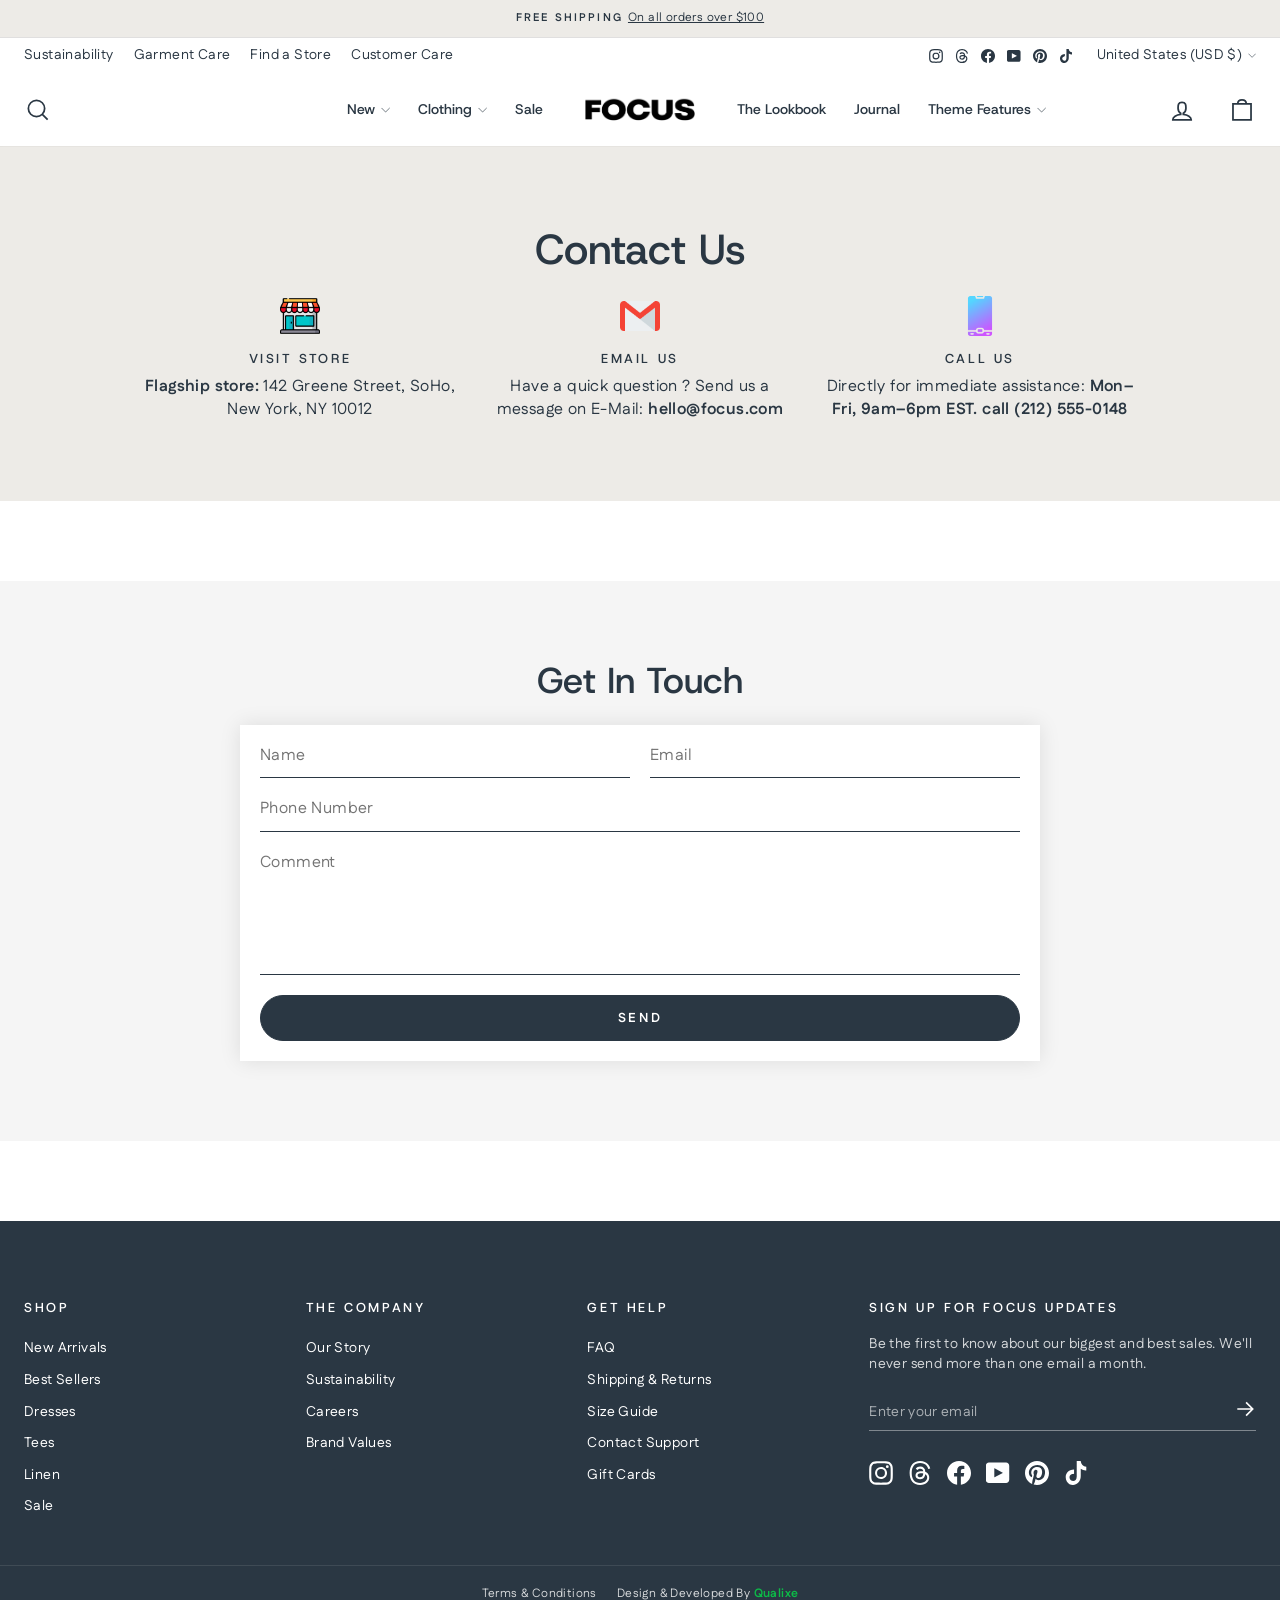
<file: contact.html>
<!DOCTYPE html>
<html lang="en">

<head>
	<meta charset="UTF-8">
	<meta name="viewport" content="width=device-width, initial-scale=1.0">
	<title>Focus | Contact Us</title>
	<!-- link css -->
	<link rel="stylesheet" href="./assets/css/swiper-bundle.min.css">
	<link rel="stylesheet" href="./assets/css/style.css">
</head>

<body>

	<!-- announcement bar start -->
	<div class="announcement-bar">
		<div class="announcement-bar__slide is-active">
			<span class="announcement-bar__text">Free shipping</span>
			<a href="#" class="announcement-bar__link">On all orders over $100</a>
		</div>
		<div class="announcement-bar__slide">
			<span class="announcement-bar__text">Hassle-free returns</span>
			<a href="#" class="announcement-bar__link">30-day postage paid returns</a>
		</div>
	</div>
	<!-- announcement bar end -->

	<header class="header header--solid" id="siteHeader">
		<!-- secondary toolbar (desktop only) -->
		<div class="header__toolbar">
			<div class="header__toolbar-inner container">
				<ul class="header__toolbar-links">
					<li><a href="sustainability.html">Sustainability</a></li>
					<li><a href="#">Garment Care</a></li>
					<li><a href="find-store.html">Find a Store</a></li>
					<li><a href="contact.html">Customer Care</a></li>
				</ul>
				<div class="header__toolbar-right">
					<div class="header__toolbar-social">
						<a href="#" aria-label="Instagram"><svg viewBox="0 0 32 32">
								<path
									d="M16 3.094c4.206 0 4.7.019 6.363.094 1.538.069 2.369.325 2.925.544.738.287 1.262.625 1.813 1.175s.894 1.075 1.175 1.813c.212.556.475 1.387.544 2.925.075 1.662.094 2.156.094 6.363s-.019 4.7-.094 6.363c-.069 1.538-.325 2.369-.544 2.925-.288.738-.625 1.262-1.175 1.813s-1.075.894-1.813 1.175c-.556.212-1.387.475-2.925.544-1.663.075-2.156.094-6.363.094s-4.7-.019-6.363-.094c-1.537-.069-2.369-.325-2.925-.544-.737-.288-1.263-.625-1.813-1.175s-.894-1.075-1.175-1.813c-.212-.556-.475-1.387-.544-2.925-.075-1.663-.094-2.156-.094-6.363s.019-4.7.094-6.363c.069-1.537.325-2.369.544-2.925.287-.737.625-1.263 1.175-1.813s1.075-.894 1.813-1.175c.556-.212 1.388-.475 2.925-.544 1.662-.081 2.156-.094 6.363-.094zm0-2.838c-4.275 0-4.813.019-6.494.094-1.675.075-2.819.344-3.819.731-1.037.4-1.913.944-2.788 1.819S1.486 4.656 1.08 5.688c-.387 1-.656 2.144-.731 3.825-.075 1.675-.094 2.213-.094 6.488s.019 4.813.094 6.494c.075 1.675.344 2.819.731 3.825.4 1.038.944 1.913 1.819 2.788s1.756 1.413 2.788 1.819c1 .387 2.144.656 3.825.731s2.213.094 6.494.094 4.813-.019 6.494-.094c1.675-.075 2.819-.344 3.825-.731 1.038-.4 1.913-.944 2.788-1.819s1.413-1.756 1.819-2.788c.387-1 .656-2.144.731-3.825s.094-2.212.094-6.494-.019-4.813-.094-6.494c-.075-1.675-.344-2.819-.731-3.825-.4-1.038-.944-1.913-1.819-2.788s-1.756-1.413-2.788-1.819c-1-.387-2.144-.656-3.825-.731C20.812.275 20.275.256 16 .256z" />
								<path
									d="M16 7.912a8.088 8.088 0 0 0 0 16.175c4.463 0 8.087-3.625 8.087-8.088s-3.625-8.088-8.088-8.088zm0 13.338a5.25 5.25 0 1 1 0-10.5 5.25 5.25 0 1 1 0 10.5zM26.294 7.594a1.887 1.887 0 1 1-3.774.002 1.887 1.887 0 0 1 3.774-.003z" />
							</svg></a>
						<a href="#" aria-label="Threads"><svg viewBox="0 0 20 20">
								<path
									d="M14.743 9.27a6.873 6.873 0 0 0-.262-.12c-.154-2.844-1.708-4.472-4.318-4.49h-.036c-1.56 0-2.859.667-3.658 1.88l1.435.984c.597-.905 1.534-1.098 2.224-1.098h.024c.86.005 1.508.255 1.927.742.306.355.51.845.611 1.464a10.98 10.98 0 0 0-2.467-.12c-2.48.144-4.076 1.59-3.969 3.602.054 1.02.563 1.897 1.43 2.47.735.485 1.68.722 2.663.668 1.298-.07 2.316-.566 3.026-1.471.54-.688.88-1.579 1.031-2.701.619.373 1.077.864 1.33 1.455.43 1.003.456 2.652-.89 3.997-1.18 1.178-2.596 1.688-4.738 1.703-2.376-.017-4.173-.78-5.342-2.264C3.67 14.58 3.105 12.57 3.084 10c.021-2.571.586-4.58 1.68-5.97 1.169-1.486 2.966-2.248 5.341-2.265 2.394.017 4.222.783 5.435 2.275.595.732 1.043 1.653 1.339 2.726l1.682-.45c-.358-1.32-.922-2.458-1.69-3.402C15.316 1.001 13.041.02 10.111 0H10.1C7.175.02 4.926 1.004 3.415 2.925c-1.344 1.709-2.037 4.087-2.06 7.068v.014c.023 2.98.716 5.359 2.06 7.068C4.926 18.995 7.175 19.98 10.1 20h.011c2.6-.018 4.433-.699 5.943-2.207 1.975-1.974 1.916-4.447 1.265-5.966-.467-1.089-1.358-1.973-2.576-2.557Zm-4.489 4.22c-1.087.062-2.217-.427-2.273-1.472-.041-.775.552-1.64 2.34-1.743.205-.012.406-.018.603-.018.65 0 1.257.063 1.81.184-.207 2.573-1.415 2.99-2.48 3.05Z" />
							</svg></a>
						<a href="#" aria-label="Facebook"><svg viewBox="0 0 14222 14222">
								<path
									d="M14222 7112c0 3549.352-2600.418 6491.344-6000 7024.72V9168h1657l315-2056H8222V5778c0-562 275-1111 1159-1111h897V2917s-814-139-1592-139c-1624 0-2686 984-2686 2767v1567H4194v2056h1806v4968.72C2600.418 13603.344 0 10661.352 0 7112 0 3184.703 3183.703 1 7111 1s7111 3183.703 7111 7111Zm-8222 7025c362 57 733 86 1111 86-377.945 0-749.003-29.485-1111-86.28Zm2222 0v-.28a7107.458 7107.458 0 0 1-167.717 24.267A7407.158 7407.158 0 0 0 8222 14137Zm-167.717 23.987C7745.664 14201.89 7430.797 14223 7111 14223c319.843 0 634.675-21.479 943.283-62.013Z" />
							</svg></a>
						<a href="#" aria-label="YouTube"><svg viewBox="0 0 21 20">
								<path
									d="M-.196 15.803q0 1.23.812 2.092t1.977.861h14.946q1.165 0 1.977-.861t.812-2.092V3.909q0-1.23-.82-2.116T17.539.907H2.593q-1.148 0-1.969.886t-.82 2.116v11.894zm7.465-2.149V6.058q0-.115.066-.18.049-.016.082-.016l.082.016 7.153 3.806q.066.066.066.164 0 .066-.066.131l-7.153 3.806q-.033.033-.066.033-.066 0-.098-.033-.066-.066-.066-.131z" />
							</svg></a>
						<a href="#" aria-label="Pinterest"><svg viewBox="0 0 256 256">
								<path
									d="M0 128.002c0 52.414 31.518 97.442 76.619 117.239-.36-8.938-.064-19.668 2.228-29.393 2.461-10.391 16.47-69.748 16.47-69.748s-4.089-8.173-4.089-20.252c0-18.969 10.994-33.136 24.686-33.136 11.643 0 17.268 8.745 17.268 19.217 0 11.704-7.465 29.211-11.304 45.426-3.207 13.578 6.808 24.653 20.203 24.653 24.252 0 40.586-31.149 40.586-68.055 0-28.054-18.895-49.052-53.262-49.052-38.828 0-63.017 28.956-63.017 61.3 0 11.152 3.288 19.016 8.438 25.106 2.368 2.797 2.697 3.922 1.84 7.134-.614 2.355-2.024 8.025-2.608 10.272-.852 3.242-3.479 4.401-6.409 3.204-17.884-7.301-26.213-26.886-26.213-48.902 0-36.361 30.666-79.961 91.482-79.961 48.87 0 81.035 35.364 81.035 73.325 0 50.213-27.916 87.726-69.066 87.726-13.819 0-26.818-7.47-31.271-15.955 0 0-7.431 29.492-9.005 35.187-2.714 9.869-8.026 19.733-12.883 27.421a127.897 127.897 0 0 0 36.277 5.249c70.684 0 127.996-57.309 127.996-128.005C256.001 57.309 198.689 0 128.005 0 57.314 0 0 57.309 0 128.002Z" />
							</svg></a>
						<a href="#" aria-label="TikTok"><svg viewBox="0 0 2859 3333">
								<path
									d="M2081 0c55 473 319 755 778 785v532c-266 26-499-61-770-225v995c0 1264-1378 1659-1932 753-356-583-138-1606 1004-1647v561c-87 14-180 36-265 65-254 86-398 247-358 531 77 544 1075 705 992-358V1h551z" />
							</svg></a>
					</div>
					<div class="header__currency">
						<button type="button" id="currencyToggle">
							United States (USD $)
							<svg class="chevron" viewBox="0 0 28 16" fill="none" xmlns="http://www.w3.org/2000/svg">
								<path d="m1.57 1.59 12.76 12.77L27.1 1.59" stroke-width="2" stroke="currentColor" fill="none" />
							</svg>
						</button>
						<ul class="header__currency-list" id="currencyList">
							<li><a href="#">United States (USD $)</a></li>
							<li><a href="#">Afghanistan (USD $)</a></li>
							<li><a href="#">Åland Islands (EUR &euro;)</a></li>
							<li><a href="#">Albania (USD $)</a></li>
							<li><a href="#">Algeria (USD $)</a></li>
							<li><a href="#">Andorra (EUR &euro;)</a></li>
							<li><a href="#">Angola (USD $)</a></li>
							<li><a href="#">Anguilla (USD $)</a></li>
							<li><a href="#">Antigua &amp; Barbuda (USD $)</a></li>
							<li><a href="#">Argentina (USD $)</a></li>
							<li><a href="#">Armenia (USD $)</a></li>
							<li><a href="#">Aruba (USD $)</a></li>
							<li><a href="#">Ascension Island (USD $)</a></li>
							<li><a href="#">Australia (AUD $)</a></li>
							<li><a href="#">Austria (EUR &euro;)</a></li>
						</ul>
					</div>
				</div>
			</div>
		</div>
		<!-- main header row -->
		<div class="header__main">
			<div class="header__main-inner container">
				<div class="header__side header__side--left">
					<button class="header__icon-btn header__search-btn only-desktop" id="searchToggle" aria-label="Search">
						<svg aria-hidden="true" focusable="false" role="presentation" class="icon icon-search" viewBox="0 0 64 64">
							<title>icon-search</title>
							<path d="M47.16 28.58A18.58 18.58 0 1 1 28.58 10a18.58 18.58 0 0 1 18.58 18.58ZM54 54 41.94 42"></path>
						</svg>
					</button>
					<button class="header__icon-btn header__menu-toggle only-mobile" id="menuToggle" aria-label="Site navigation">
						<svg class="icon icon-hamburger" viewBox="0 0 64 64" fill="none" xmlns="http://www.w3.org/2000/svg">
							<path d="M7 15h51M7 32h43M7 49h51" />
						</svg>
					</button>

					<nav class="header__nav only-desktop">
						<ul>
							<li class="header__nav-item has-megamenu">
								<details class="megamenu-details">
									<summary>New
										<svg class="chevron" viewBox="0 0 28 16" fill="none" xmlns="http://www.w3.org/2000/svg">
											<path d="m1.57 1.59 12.76 12.77L27.1 1.59" stroke-width="2" stroke="currentColor" fill="none" />
										</svg>
									</summary>
									<div class="megamenu">
										<div class="megamenu__inner container">
											<div class="megamenu__columns">
												<div class="megamenu__col">
													<a href="collections.html" class="megamenu__col-title">Featured</a>
													<a href="collections.html">All New</a>
													<a href="collections.html">New This Week</a>
													<a href="collections.html">Staff Picks</a>
													<a href="collections.html">Spring / Summer Edit</a>
												</div>
												<div class="megamenu__col">
													<span class="megamenu__col-title">Shop By Category</span>
													<a href="collections.html">New Dresses</a>
													<a href="collections.html">New Tops</a>
													<a href="collections.html">New Bottoms</a>
													<a href="collections.html">New Layers</a>
													<a href="collections.html">New Linen</a>
												</div>
												<div class="megamenu__col">
													<span class="megamenu__col-title">Shop By Occasion</span>
													<a href="collections.html">Everyday Essentials</a>
													<a href="collections.html">Workwear</a>
													<a href="collections.html">Weekend</a>
													<a href="collections.html">Vacation Ready</a>
													<a href="collections.html">Event Dressing</a>
												</div>
												<div class="megamenu__col">
													<span class="megamenu__col-title">Collections</span>
													<a href="collections.html">The Linen Edit</a>
													<a href="collections.html">Minimalist Staples</a>
													<a href="collections.html">Soft Tailoring</a>
													<a href="collections.html">Neutral Tones</a>
													<a href="collections.html">Monochrome Looks</a>
												</div>
											</div>
											<div class="megamenu__promos">
												<a href="collections.html" class="megamenu__promo">
													<img src="./assets/images/grid/grid-soft-neutrals.jpg" alt="Linen Favorites">
													<p class="megamenu__promo-title">Linen Favorites</p>
													<p class="megamenu__promo-text">Breathable, relaxed pieces for everyday wear</p>
												</a>
												<a href="collections.html" class="megamenu__promo">
													<img src="./assets/images/products/product-wren-coat.png" alt="The Wren Coat">
													<p class="megamenu__promo-title">New This Week</p>
													<span class="btn btn--sm">The Wren Coat</span>
												</a>
											</div>
										</div>
									</div>
								</details>
							</li>
							<li class="header__nav-item has-megamenu">
								<details class="megamenu-details">
									<summary>Clothing
										<svg class="chevron" viewBox="0 0 28 16" fill="none" xmlns="http://www.w3.org/2000/svg">
											<path d="m1.57 1.59 12.76 12.77L27.1 1.59" stroke-width="2" stroke="currentColor" fill="none" />
										</svg>
									</summary>
									<div class="megamenu">
										<div class="megamenu__inner container">
											<div class="megamenu__columns megamenu__columns--with-images">
												<div class="megamenu__col">
													<a href="collections.html"><img src="./assets/images/categories/category-tops.jpg" alt="Tops"
															class="megamenu__col-img"></a>
													<a href="collections.html" class="megamenu__col-title">Tops</a>
													<a href="collections.html">Tees</a>
													<a href="collections.html">Shirts</a>
													<a href="collections.html">Knit Tops</a>
												</div>
												<div class="megamenu__col">
													<a href="collections.html"><img src="./assets/images/categories/category-bottoms.jpg" alt="Bottoms"
															class="megamenu__col-img"></a>
													<a href="collections.html" class="megamenu__col-title">Bottoms</a>
													<a href="collections.html">Trousers</a>
													<a href="collections.html">Skirts</a>
													<a href="collections.html">Shorts</a>
												</div>
												<div class="megamenu__col">
													<a href="collections.html"><img src="./assets/images/categories/category-dresses.jpg" alt="Dresses"
															class="megamenu__col-img"></a>
													<a href="collections.html" class="megamenu__col-title">Dresses</a>
													<a href="collections.html">Casual Dresses</a>
													<a href="collections.html">Midi Dresses</a>
													<a href="collections.html">Occasional Dresses</a>
												</div>
												<div class="megamenu__col">
													<a href="collections.html"><img src="./assets/images/categories/category-layers.jpg" alt="Layers"
															class="megamenu__col-img"></a>
													<a href="collections.html" class="megamenu__col-title">Layers</a>
													<a href="collections.html">Blazers</a>
													<a href="collections.html">Jackets</a>
													<a href="collections.html">Cardigans</a>
													<a href="collections.html">Sweaters</a>
												</div>
												<div class="megamenu__col">
													<a href="collections.html"><img src="./assets/images/categories/category-linen.jpg" alt="Linen"
															class="megamenu__col-img"></a>
													<a href="collections.html" class="megamenu__col-title">Linen</a>
													<a href="collections.html">Linen Dresses</a>
													<a href="collections.html">Linen Shirts</a>
													<a href="collections.html">Linen Pants</a>
													<a href="collections.html">Linen Shorts</a>
													<a href="collections.html">Linen Layers</a>
												</div>
											</div>
										</div>
									</div>
								</details>
							</li>
							<li class="header__nav-item"><a href="collections.html">Sale</a></li>
						</ul>
					</nav>
				</div>

				<a href="./index.html" class="header__logo">
					<img src="./assets/images/logo/logo.png" alt="Focus" class="header__logo-img header__logo-img--dark">
					<img src="./assets/images/logo/logo-white.png" alt="Focus" class="header__logo-img header__logo-img--light">
				</a>

				<div class="header__side header__side--right">
					<nav class="header__nav only-desktop">
						<ul>
							<li class="header__nav-item"><a href="look-book.html">The Lookbook</a></li>
							<li class="header__nav-item"><a href="blogs.html">Journal</a></li>
							<li class="header__nav-item has-megamenu">
								<details class="megamenu-details">
									<summary>Theme Features
										<svg class="chevron" viewBox="0 0 28 16" fill="none" xmlns="http://www.w3.org/2000/svg">
											<path d="m1.57 1.59 12.76 12.77L27.1 1.59" stroke-width="2" stroke="currentColor" fill="none" />
										</svg>
									</summary>
									<div class="megamenu">
										<div class="megamenu__inner container">
											<div class="megamenu__columns megamenu__columns--narrow">
												<div class="megamenu__col">
													<span class="megamenu__col-title">Presets</span>
													<a href="#">Focus</a>
													<a href="#">Apothecary</a>
													<a href="#">Dune</a>
													<a href="#">Terrain</a>
												</div>
												<div class="megamenu__col">
													<span class="megamenu__col-title">Pages</span>
													<a href="products.html">Product Page</a>
													<a href="collections.html">Collection Page</a>
													<a href="#">Pre-order</a>
													<a href="#">Gift Card</a>
													<a href="find-store.html">Find a Store</a>
												</div>
											</div>
											<div class="megamenu__promos megamenu__promos--single">
												<a href="collections.html" class="megamenu__promo">
													<img src="./assets/images/hero/hero-main.jpg" alt="Focus Theme">
												</a>
											</div>
										</div>
									</div>
								</details>
							</li>
						</ul>
					</nav>
					<div class="header__icons">
						<button class="header__icon-btn header__search-btn only-mobile" id="searchToggleMobile" aria-label="Search">
							<svg aria-hidden="true" focusable="false" role="presentation" class="icon icon-search"
								viewBox="0 0 64 64">
								<title>icon-search</title>
								<path d="M47.16 28.58A18.58 18.58 0 1 1 28.58 10a18.58 18.58 0 0 1 18.58 18.58ZM54 54 41.94 42"></path>
							</svg>
						</button>
						<button class="header__icon-btn header__account-btn only-desktop" aria-label="Account">
							<svg class="icon icon-user" viewBox="0 0 64 64" fill="none" xmlns="http://www.w3.org/2000/svg">
								<path
									d="M35 39.84v-2.53c3.3-1.91 6-6.66 6-11.41 0-7.63 0-13.82-9-13.82s-9 6.19-9 13.82c0 4.75 2.7 9.51 6 11.41v2.53c-10.18.85-18 6-18 12.16h42c0-6.19-7.82-11.31-18-12.16Z" />
							</svg>
						</button>
						<button class="header__icon-btn header__cart-btn" id="cartToggle" aria-label="Cart">
							<svg class="icon icon-bag-minimal" viewBox="0 0 64 64" fill="none" xmlns="http://www.w3.org/2000/svg">
								<path d="M11.375 17.863h41.25v36.75h-41.25z" />
								<path d="M22.25 18c0-7.105 4.35-9 9.75-9s9.75 1.895 9.75 9" />
							</svg>
							<span class="header__cart-count"></span>
						</button>
					</div>
				</div>
			</div>
		</div>
		<!-- search bar dropdown -->
		<div class="header__search-bar" id="searchBar">
			<div class="header__search-bar-inner container">
				<input type="search" id="searchInput" placeholder="Search our store" aria-label="Search our store"
					autocomplete="off">
				<button id="searchClose" aria-label="Close search">
					<svg viewBox="0 0 20 20" fill="none" xmlns="http://www.w3.org/2000/svg">
						<path d="M4 4l12 12M16 4L4 16" stroke="currentColor" stroke-width="1.4" />
					</svg>
				</button>
			</div>

			<div class="search-results container" id="searchResults" hidden>
				<div class="search-results__inner">
					<div class="search-results__col search-results__col--left">
						<div class="search-results__group" id="searchSuggestionsGroup" hidden>
							<h4 class="search-results__heading">Suggestions</h4>
							<ul class="search-results__list" id="searchSuggestionsList"></ul>
						</div>
						<div class="search-results__group" id="searchPagesGroup" hidden>
							<h4 class="search-results__heading">Pages:</h4>
							<ul class="search-results__list" id="searchPagesList"></ul>
						</div>
						<div class="search-results__group" id="searchCollectionsGroup" hidden>
							<h4 class="search-results__heading">Collections:</h4>
							<ul class="search-results__list" id="searchCollectionsList"></ul>
						</div>
					</div>
					<div class="search-results__col search-results__col--right" id="searchProductsGroup" hidden>
						<h4 class="search-results__heading">Products</h4>
						<ul class="search-results__products" id="searchProductsList"></ul>
					</div>
				</div>
				<a href="#" class="search-results__view-more" id="searchViewMore" hidden>View more &rarr;</a>
				<p class="search-results__empty" id="searchEmpty" hidden></p>
			</div>
		</div>
	</header>
	<nav class="mobile-nav" id="mobileNav">
		<div class="mobile-nav__header">
			<img src="./assets/images/logo/logo.png" alt="Focus" class="mobile-nav__logo">
			<button class="mobile-nav__close" id="mobileNavClose" aria-label="Close menu">
				<svg viewBox="0 0 20 20" fill="none" xmlns="http://www.w3.org/2000/svg">
					<path d="M4 4l12 12M16 4L4 16" stroke="currentColor" stroke-width="1.4" />
				</svg>
			</button>
		</div>

		<ul class="mobile-nav__list">
			<li style="--i:0">
				<details class="mobile-nav__details">
					<summary>New
						<svg class="chevron" viewBox="0 0 28 16" fill="none" xmlns="http://www.w3.org/2000/svg">
							<path d="m1.57 1.59 12.76 12.77L27.1 1.59" stroke-width="2" stroke="currentColor" fill="none" />
						</svg>
					</summary>
					<ul class="mobile-nav__sublist">
						<li>
							<details class="mobile-nav__details mobile-nav__details--sub">
								<summary>Featured
									<svg class="chevron chevron--circle" viewBox="0 0 28 16" fill="none"
										xmlns="http://www.w3.org/2000/svg">
										<path d="m1.57 1.59 12.76 12.77L27.1 1.59" stroke-width="2" stroke="currentColor" fill="none" />
									</svg>
								</summary>
								<ul class="mobile-nav__grandchild">
									<li><a href="collections.html">All New</a></li>
									<li><a href="collections.html">New This Week</a></li>
									<li><a href="collections.html">Staff Picks</a></li>
									<li><a href="collections.html">Spring / Summer Edit</a></li>
								</ul>
							</details>
						</li>
						<li>
							<details class="mobile-nav__details mobile-nav__details--sub">
								<summary>Shop By Category
									<svg class="chevron chevron--circle" viewBox="0 0 28 16" fill="none"
										xmlns="http://www.w3.org/2000/svg">
										<path d="m1.57 1.59 12.76 12.77L27.1 1.59" stroke-width="2" stroke="currentColor" fill="none" />
									</svg>
								</summary>
								<ul class="mobile-nav__grandchild">
									<li><a href="collections.html">New Dresses</a></li>
									<li><a href="collections.html">New Tops</a></li>
									<li><a href="collections.html">New Bottoms</a></li>
									<li><a href="collections.html">New Layers</a></li>
									<li><a href="collections.html">New Linen</a></li>
								</ul>
							</details>
						</li>
						<li>
							<details class="mobile-nav__details mobile-nav__details--sub">
								<summary>Shop By Occasion
									<svg class="chevron chevron--circle" viewBox="0 0 28 16" fill="none"
										xmlns="http://www.w3.org/2000/svg">
										<path d="m1.57 1.59 12.76 12.77L27.1 1.59" stroke-width="2" stroke="currentColor" fill="none" />
									</svg>
								</summary>
								<ul class="mobile-nav__grandchild">
									<li><a href="collections.html">Everyday Essentials</a></li>
									<li><a href="collections.html">Workwear</a></li>
									<li><a href="collections.html">Weekend</a></li>
									<li><a href="collections.html">Vacation Ready</a></li>
									<li><a href="collections.html">Event Dressing</a></li>
								</ul>
							</details>
						</li>
						<li>
							<details class="mobile-nav__details mobile-nav__details--sub">
								<summary>Collections
									<svg class="chevron chevron--circle" viewBox="0 0 28 16" fill="none"
										xmlns="http://www.w3.org/2000/svg">
										<path d="m1.57 1.59 12.76 12.77L27.1 1.59" stroke-width="2" stroke="currentColor" fill="none" />
									</svg>
								</summary>
								<ul class="mobile-nav__grandchild">
									<li><a href="collections.html">The Linen Edit</a></li>
									<li><a href="collections.html">Minimalist Staples</a></li>
									<li><a href="collections.html">Soft Tailoring</a></li>
									<li><a href="collections.html">Neutral Tones</a></li>
									<li><a href="collections.html">Monochrome Looks</a></li>
								</ul>
							</details>
						</li>
					</ul>
				</details>
			</li>

			<li style="--i:1">
				<details class="mobile-nav__details">
					<summary>Clothing
						<svg class="chevron" viewBox="0 0 28 16" fill="none" xmlns="http://www.w3.org/2000/svg">
							<path d="m1.57 1.59 12.76 12.77L27.1 1.59" stroke-width="2" stroke="currentColor" fill="none" />
						</svg>
					</summary>
					<ul class="mobile-nav__sublist">
						<li>
							<details class="mobile-nav__details mobile-nav__details--sub">
								<summary>Tops
									<svg class="chevron chevron--circle" viewBox="0 0 28 16" fill="none"
										xmlns="http://www.w3.org/2000/svg">
										<path d="m1.57 1.59 12.76 12.77L27.1 1.59" stroke-width="2" stroke="currentColor" fill="none" />
									</svg>
								</summary>
								<ul class="mobile-nav__grandchild">
									<li><a href="collections.html">Tees</a></li>
									<li><a href="collections.html">Shirts</a></li>
									<li><a href="collections.html">Knit Tops</a></li>
								</ul>
							</details>
						</li>
						<li>
							<details class="mobile-nav__details mobile-nav__details--sub">
								<summary>Bottoms
									<svg class="chevron chevron--circle" viewBox="0 0 28 16" fill="none"
										xmlns="http://www.w3.org/2000/svg">
										<path d="m1.57 1.59 12.76 12.77L27.1 1.59" stroke-width="2" stroke="currentColor" fill="none" />
									</svg>
								</summary>
								<ul class="mobile-nav__grandchild">
									<li><a href="collections.html">Trousers</a></li>
									<li><a href="collections.html">Skirts</a></li>
									<li><a href="collections.html">Shorts</a></li>
								</ul>
							</details>
						</li>
						<li>
							<details class="mobile-nav__details mobile-nav__details--sub">
								<summary>Dresses
									<svg class="chevron chevron--circle" viewBox="0 0 28 16" fill="none"
										xmlns="http://www.w3.org/2000/svg">
										<path d="m1.57 1.59 12.76 12.77L27.1 1.59" stroke-width="2" stroke="currentColor" fill="none" />
									</svg>
								</summary>
								<ul class="mobile-nav__grandchild">
									<li><a href="collections.html">Casual Dresses</a></li>
									<li><a href="collections.html">Midi Dresses</a></li>
									<li><a href="collections.html">Occasional Dresses</a></li>
								</ul>
							</details>
						</li>
						<li>
							<details class="mobile-nav__details mobile-nav__details--sub">
								<summary>Layers
									<svg class="chevron chevron--circle" viewBox="0 0 28 16" fill="none"
										xmlns="http://www.w3.org/2000/svg">
										<path d="m1.57 1.59 12.76 12.77L27.1 1.59" stroke-width="2" stroke="currentColor" fill="none" />
									</svg>
								</summary>
								<ul class="mobile-nav__grandchild">
									<li><a href="collections.html">Blazers</a></li>
									<li><a href="collections.html">Jackets</a></li>
									<li><a href="collections.html">Cardigans</a></li>
									<li><a href="collections.html">Sweaters</a></li>
								</ul>
							</details>
						</li>
						<li>
							<details class="mobile-nav__details mobile-nav__details--sub">
								<summary>Linen
									<svg class="chevron chevron--circle" viewBox="0 0 28 16" fill="none"
										xmlns="http://www.w3.org/2000/svg">
										<path d="m1.57 1.59 12.76 12.77L27.1 1.59" stroke-width="2" stroke="currentColor" fill="none" />
									</svg>
								</summary>
								<ul class="mobile-nav__grandchild">
									<li><a href="collections.html">Linen Dresses</a></li>
									<li><a href="collections.html">Linen Shirts</a></li>
									<li><a href="collections.html">Linen Pants</a></li>
									<li><a href="collections.html">Linen Shorts</a></li>
									<li><a href="collections.html">Linen Layers</a></li>
								</ul>
							</details>
						</li>
					</ul>
				</details>
			</li>

			<li style="--i:2"><a href="collections.html" class="mobile-nav__toplevel-link">Sale</a></li>
			<li style="--i:3"><a href="look-book.html" class="mobile-nav__toplevel-link">The Lookbook</a></li>
			<li style="--i:4"><a href="blogs.html" class="mobile-nav__toplevel-link">Journal</a></li>

			<li style="--i:5">
				<details class="mobile-nav__details">
					<summary>Theme Features
						<svg class="chevron" viewBox="0 0 28 16" fill="none" xmlns="http://www.w3.org/2000/svg">
							<path d="m1.57 1.59 12.76 12.77L27.1 1.59" stroke-width="2" stroke="currentColor" fill="none" />
						</svg>
					</summary>
					<ul class="mobile-nav__sublist">
						<li>
							<details class="mobile-nav__details mobile-nav__details--sub">
								<summary>Presets
									<svg class="chevron chevron--circle" viewBox="0 0 28 16" fill="none"
										xmlns="http://www.w3.org/2000/svg">
										<path d="m1.57 1.59 12.76 12.77L27.1 1.59" stroke-width="2" stroke="currentColor" fill="none" />
									</svg>
								</summary>
								<ul class="mobile-nav__grandchild">
									<li><a href="#">Focus</a></li>
									<li><a href="#">Apothecary</a></li>
									<li><a href="#">Dune</a></li>
									<li><a href="#">Terrain</a></li>
								</ul>
							</details>
						</li>
						<li>
							<details class="mobile-nav__details mobile-nav__details--sub">
								<summary>Pages
									<svg class="chevron chevron--circle" viewBox="0 0 28 16" fill="none"
										xmlns="http://www.w3.org/2000/svg">
										<path d="m1.57 1.59 12.76 12.77L27.1 1.59" stroke-width="2" stroke="currentColor" fill="none" />
									</svg>
								</summary>
								<ul class="mobile-nav__grandchild">
									<li><a href="products.html">Product Page</a></li>
									<li><a href="collections.html">Collection Page</a></li>
									<li><a href="#">Pre-order</a></li>
									<li><a href="#">Gift Card</a></li>
									<li><a href="find-store.html">Find a Store</a></li>
								</ul>
							</details>
						</li>
					</ul>
				</details>
			</li>

			<li style="--i:6">
				<a href="#" class="mobile-nav__login">
					<svg viewBox="0 0 64 64">
						<path
							d="M35 39.84v-2.53c3.3-1.91 6-6.66 6-11.41 0-7.63 0-13.82-9-13.82s-9 6.19-9 13.82c0 4.75 2.7 9.51 6 11.41v2.53c-10.18.85-18 6-18 12.16h42c0-6.19-7.82-11.31-18-12.16Z" />
					</svg>
					Log in
				</a>
			</li>

			<li style="--i:7" class="mobile-nav__toolbar-grid">
				<a href="sustainability.html">Sustainability</a>
				<a href="#">Garment Care</a>
				<a href="find-store.html">Find a Store</a>
				<a href="contact.html">Customer Care</a>
			</li>
		</ul>

		<div class="mobile-nav__social" style="--i:8">
			<a href="#" aria-label="Instagram"><svg viewBox="0 0 32 32">
					<path
						d="M16 3.094c4.206 0 4.7.019 6.363.094 1.538.069 2.369.325 2.925.544.738.287 1.262.625 1.813 1.175s.894 1.075 1.175 1.813c.212.556.475 1.387.544 2.925.075 1.662.094 2.156.094 6.363s-.019 4.7-.094 6.363c-.069 1.538-.325 2.369-.544 2.925-.288.738-.625 1.262-1.175 1.813s-1.075.894-1.813 1.175c-.556.212-1.387.475-2.925.544-1.663.075-2.156.094-6.363.094s-4.7-.019-6.363-.094c-1.537-.069-2.369-.325-2.925-.544-.737-.288-1.263-.625-1.813-1.175s-.894-1.075-1.175-1.813c-.212-.556-.475-1.387-.544-2.925-.075-1.663-.094-2.156-.094-6.363s.019-4.7.094-6.363c.069-1.537.325-2.369.544-2.925.287-.737.625-1.263 1.175-1.813s1.075-.894 1.813-1.175c.556-.212 1.388-.475 2.925-.544 1.662-.081 2.156-.094 6.363-.094zm0-2.838c-4.275 0-4.813.019-6.494.094-1.675.075-2.819.344-3.819.731-1.037.4-1.913.944-2.788 1.819S1.486 4.656 1.08 5.688c-.387 1-.656 2.144-.731 3.825-.075 1.675-.094 2.213-.094 6.488s.019 4.813.094 6.494c.075 1.675.344 2.819.731 3.825.4 1.038.944 1.913 1.819 2.788s1.756 1.413 2.788 1.819c1 .387 2.144.656 3.825.731s2.213.094 6.494.094 4.813-.019 6.494-.094c1.675-.075 2.819-.344 3.825-.731 1.038-.4 1.913-.944 2.788-1.819s1.413-1.756 1.819-2.788c.387-1 .656-2.144.731-3.825s.094-2.212.094-6.494-.019-4.813-.094-6.494c-.075-1.675-.344-2.819-.731-3.825-.4-1.038-.944-1.913-1.819-2.788s-1.756-1.413-2.788-1.819c-1-.387-2.144-.656-3.825-.731C20.812.275 20.275.256 16 .256z" />
					<path
						d="M16 7.912a8.088 8.088 0 0 0 0 16.175c4.463 0 8.087-3.625 8.087-8.088s-3.625-8.088-8.088-8.088zm0 13.338a5.25 5.25 0 1 1 0-10.5 5.25 5.25 0 1 1 0 10.5zM26.294 7.594a1.887 1.887 0 1 1-3.774.002 1.887 1.887 0 0 1 3.774-.003z" />
				</svg></a>
			<a href="#" aria-label="Facebook"><svg viewBox="0 0 14222 14222">
					<path
						d="M14222 7112c0 3549.352-2600.418 6491.344-6000 7024.72V9168h1657l315-2056H8222V5778c0-562 275-1111 1159-1111h897V2917s-814-139-1592-139c-1624 0-2686 984-2686 2767v1567H4194v2056h1806v4968.72C2600.418 13603.344 0 10661.352 0 7112 0 3184.703 3183.703 1 7111 1s7111 3183.703 7111 7111Zm-8222 7025c362 57 733 86 1111 86-377.945 0-749.003-29.485-1111-86.28Zm2222 0v-.28a7107.458 7107.458 0 0 1-167.717 24.267A7407.158 7407.158 0 0 0 8222 14137Zm-167.717 23.987C7745.664 14201.89 7430.797 14223 7111 14223c319.843 0 634.675-21.479 943.283-62.013Z" />
				</svg></a>
			<a href="#" aria-label="YouTube"><svg viewBox="0 0 21 20">
					<path
						d="M-.196 15.803q0 1.23.812 2.092t1.977.861h14.946q1.165 0 1.977-.861t.812-2.092V3.909q0-1.23-.82-2.116T17.539.907H2.593q-1.148 0-1.969.886t-.82 2.116v11.894zm7.465-2.149V6.058q0-.115.066-.18.049-.016.082-.016l.082.016 7.153 3.806q.066.066.066.164 0 .066-.066.131l-7.153 3.806q-.033.033-.066.033-.066 0-.098-.033-.066-.066-.066-.131z" />
				</svg></a>
			<a href="#" aria-label="Pinterest"><svg viewBox="0 0 256 256">
					<path
						d="M0 128.002c0 52.414 31.518 97.442 76.619 117.239-.36-8.938-.064-19.668 2.228-29.393 2.461-10.391 16.47-69.748 16.47-69.748s-4.089-8.173-4.089-20.252c0-18.969 10.994-33.136 24.686-33.136 11.643 0 17.268 8.745 17.268 19.217 0 11.704-7.465 29.211-11.304 45.426-3.207 13.578 6.808 24.653 20.203 24.653 24.252 0 40.586-31.149 40.586-68.055 0-28.054-18.895-49.052-53.262-49.052-38.828 0-63.017 28.956-63.017 61.3 0 11.152 3.288 19.016 8.438 25.106 2.368 2.797 2.697 3.922 1.84 7.134-.614 2.355-2.024 8.025-2.608 10.272-.852 3.242-3.479 4.401-6.409 3.204-17.884-7.301-26.213-26.886-26.213-48.902 0-36.361 30.666-79.961 91.482-79.961 48.87 0 81.035 35.364 81.035 73.325 0 50.213-27.916 87.726-69.066 87.726-13.819 0-26.818-7.47-31.271-15.955 0 0-7.431 29.492-9.005 35.187-2.714 9.869-8.026 19.733-12.883 27.421a127.897 127.897 0 0 0 36.277 5.249c70.684 0 127.996-57.309 127.996-128.005C256.001 57.309 198.689 0 128.005 0 57.314 0 0 57.309 0 128.002Z" />
				</svg></a>
			<a href="#" aria-label="TikTok"><svg viewBox="0 0 2859 3333">
					<path
						d="M2081 0c55 473 319 755 778 785v532c-266 26-499-61-770-225v995c0 1264-1378 1659-1932 753-356-583-138-1606 1004-1647v561c-87 14-180 36-265 65-254 86-398 247-358 531 77 544 1075 705 992-358V1h551z" />
				</svg></a>
		</div>
	</nav>
	<!-- cart drawer -->
	<div class="cart-drawer" id="cartDrawer">
		<div class="cart-drawer__header">
			<h2>Cart</h2>
			<button class="cart-drawer__close" id="cartClose" aria-label="Close cart">
				<svg viewBox="0 0 20 20" fill="none" xmlns="http://www.w3.org/2000/svg">
					<path d="M4 4l12 12M16 4L4 16" stroke="currentColor" stroke-width="1.4" />
				</svg>
			</button>
		</div>

		<div class="cart-drawer__body">
			<div class="cart-drawer__empty" id="cartEmpty">
				<p>Your cart is currently empty.</p>
				<a href="./index.html" class="btn">Continue shopping</a>
			</div>

			<div class="cart-drawer__items" id="cartItems"></div>
		</div>

		<div class="cart-drawer__footer" id="cartFooter" hidden>
			<div class="cart-drawer__row">
				<span>Subtotal</span>
				<span id="cartSubtotal">$0</span>
			</div>
			<p class="cart-drawer__shipping-note">Shipping, taxes, and discount codes calculated at checkout.</p>
			<label class="cart-drawer__terms">
				<input type="checkbox" id="cartTerms">
				I agree with the <a href="terms.html">terms and conditions</a>
			</label>
			<button type="button" class="btn cart-drawer__checkout" id="cartCheckout">Check out</button>
		</div>
	</div>

	<!-- shared drawer overlay backdrop -->
	<div class="nav-overlay" id="navOverlay"></div>

	<main>

		<!-- contact icon items start -->
		<section class="contact-icons">
			<div class="contact-icons__inner container">
				<div class="contact-icons__head reveal">
					<h1>Contact Us</h1>
				</div>
				<div class="contact-icons__grid">
					<div class="contact-icons__item reveal" style="--i:0">
						<span class="contact-icons__icon">
							<img src="./assets/images/contact/store.png" alt="">
						</span>
						<h2>Visit store</h2>
						<p><strong>Flagship store:</strong> 142 Greene Street, SoHo, New York, NY 10012</p>
					</div>
					<div class="contact-icons__item reveal" style="--i:1">
						<span class="contact-icons__icon">
							<img src="./assets/images/contact/gmail.png" alt="">
						</span>
						<h2>Email us</h2>
						<p>Have a quick question ? Send us a message on E-Mail: <strong>hello@focus.com</strong></p>
					</div>
					<div class="contact-icons__item reveal" style="--i:2">
						<span class="contact-icons__icon">
							<img src="./assets/images/contact/smartphone.png" alt="">
						</span>
						<h2>Call Us</h2>
						<p>Directly for immediate assistance: <strong>Mon–Fri, 9am–6pm EST.</strong> <strong>call
								(212) 555-0148</strong></p>
					</div>
				</div>
			</div>
		</section>
		<!-- contact icon items end -->

		<!-- get in touch start -->
		<section class="contact-touch">
			<div class="contact-touch__inner container">
				<div class="contact-touch__head reveal">
					<h2>Get In Touch</h2>
				</div>
				<form class="contact-touch__form reveal" onsubmit="return false;">
					<div class="contact-touch__row">
						<div class="contact-touch__field">
							<input type="text" placeholder="Name" required>
						</div>
						<div class="contact-touch__field">
							<input type="email" placeholder="Email" required>
						</div>
					</div>
					<div class="contact-touch__field">
						<input type="tel" placeholder="Phone Number">
					</div>
					<div class="contact-touch__field">
						<textarea placeholder="Comment" rows="5"></textarea>
					</div>
					<button type="submit" class="btn contact-touch__submit">Send</button>
				</form>
			</div>
		</section>
		<!-- get in touch end -->

	</main>

	<!-- footer start -->
	<footer class="footer">
		<div class="footer__top container">
			<div class="footer__col">
				<details class="footer__accordion" open>
					<summary class="footer__col-heading">Shop
						<svg class="chevron footer__accordion-chevron" viewBox="0 0 28 16" fill="none"
							xmlns="http://www.w3.org/2000/svg">
							<path d="m1.57 1.59 12.76 12.77L27.1 1.59" stroke-width="2" stroke="currentColor" fill="none" />
						</svg>
					</summary>
					<ul class="footer__accordion-content">
						<li><a href="collections.html">New Arrivals</a></li>
						<li><a href="collections.html">Best Sellers</a></li>
						<li><a href="collections.html">Dresses</a></li>
						<li><a href="collections.html">Tees</a></li>
						<li><a href="collections.html">Linen</a></li>
						<li><a href="collections.html">Sale</a></li>
					</ul>
				</details>
			</div>
			<div class="footer__col">
				<details class="footer__accordion" open>
					<summary class="footer__col-heading">The Company
						<svg class="chevron footer__accordion-chevron" viewBox="0 0 28 16" fill="none"
							xmlns="http://www.w3.org/2000/svg">
							<path d="m1.57 1.59 12.76 12.77L27.1 1.59" stroke-width="2" stroke="currentColor" fill="none" />
						</svg>
					</summary>
					<ul class="footer__accordion-content">
						<li><a href="about.html">Our Story</a></li>
						<li><a href="sustainability.html">Sustainability</a></li>
						<li><a href="career.html">Careers</a></li>
						<li><a href="#">Brand Values</a></li>
					</ul>
				</details>
			</div>
			<div class="footer__col">
				<details class="footer__accordion" open>
					<summary class="footer__col-heading">Get Help
						<svg class="chevron footer__accordion-chevron" viewBox="0 0 28 16" fill="none"
							xmlns="http://www.w3.org/2000/svg">
							<path d="m1.57 1.59 12.76 12.77L27.1 1.59" stroke-width="2" stroke="currentColor" fill="none" />
						</svg>
					</summary>
					<ul class="footer__accordion-content">
						<li><a href="faq.html">FAQ</a></li>
						<li><a href="policy.html">Shipping &amp; Returns</a></li>
						<li><a href="faq.html">Size Guide</a></li>
						<li><a href="contact.html">Contact Support</a></li>
						<li><a href="#">Gift Cards</a></li>
					</ul>
				</details>
			</div>
			<div class="footer__col footer__newsletter">
				<details class="footer__accordion" open>
					<summary class="footer__col-heading">Sign up for Focus updates
						<svg class="chevron footer__accordion-chevron" viewBox="0 0 28 16" fill="none"
							xmlns="http://www.w3.org/2000/svg">
							<path d="m1.57 1.59 12.76 12.77L27.1 1.59" stroke-width="2" stroke="currentColor" fill="none" />
						</svg>
					</summary>
					<div class="footer__accordion-content footer__newsletter-content">
						<p>Be the first to know about our biggest and best sales. We'll never send more than one email a month.</p>
						<form class="footer__newsletter-form" onsubmit="return false;">
							<input type="email" placeholder="Enter your email" required>
							<button type="submit" aria-label="Subscribe">
								<svg viewBox="0 0 20 20" fill="none" xmlns="http://www.w3.org/2000/svg">
									<path d="M3 10h14M11 4l6 6-6 6" stroke="currentColor" stroke-width="1.5" />
								</svg>
							</button>
						</form>
						<div class="footer__socials">
							<a href="#" aria-label="Instagram"><svg viewBox="0 0 32 32">
									<path
										d="M16 3.094c4.206 0 4.7.019 6.363.094 1.538.069 2.369.325 2.925.544.738.287 1.262.625 1.813 1.175s.894 1.075 1.175 1.813c.212.556.475 1.387.544 2.925.075 1.662.094 2.156.094 6.363s-.019 4.7-.094 6.363c-.069 1.538-.325 2.369-.544 2.925-.288.738-.625 1.262-1.175 1.813s-1.075.894-1.813 1.175c-.556.212-1.387.475-2.925.544-1.663.075-2.156.094-6.363.094s-4.7-.019-6.363-.094c-1.537-.069-2.369-.325-2.925-.544-.737-.288-1.263-.625-1.813-1.175s-.894-1.075-1.175-1.813c-.212-.556-.475-1.387-.544-2.925-.075-1.663-.094-2.156-.094-6.363s.019-4.7.094-6.363c.069-1.537.325-2.369.544-2.925.287-.737.625-1.263 1.175-1.813s1.075-.894 1.813-1.175c.556-.212 1.388-.475 2.925-.544 1.662-.081 2.156-.094 6.363-.094zm0-2.838c-4.275 0-4.813.019-6.494.094-1.675.075-2.819.344-3.819.731-1.037.4-1.913.944-2.788 1.819S1.486 4.656 1.08 5.688c-.387 1-.656 2.144-.731 3.825-.075 1.675-.094 2.213-.094 6.488s.019 4.813.094 6.494c.075 1.675.344 2.819.731 3.825.4 1.038.944 1.913 1.819 2.788s1.756 1.413 2.788 1.819c1 .387 2.144.656 3.825.731s2.213.094 6.494.094 4.813-.019 6.494-.094c1.675-.075 2.819-.344 3.825-.731 1.038-.4 1.913-.944 2.788-1.819s1.413-1.756 1.819-2.788c.387-1 .656-2.144.731-3.825s.094-2.212.094-6.494-.019-4.813-.094-6.494c-.075-1.675-.344-2.819-.731-3.825-.4-1.038-.944-1.913-1.819-2.788s-1.756-1.413-2.788-1.819c-1-.387-2.144-.656-3.825-.731C20.812.275 20.275.256 16 .256z" />
									<path
										d="M16 7.912a8.088 8.088 0 0 0 0 16.175c4.463 0 8.087-3.625 8.087-8.088s-3.625-8.088-8.088-8.088zm0 13.338a5.25 5.25 0 1 1 0-10.5 5.25 5.25 0 1 1 0 10.5zM26.294 7.594a1.887 1.887 0 1 1-3.774.002 1.887 1.887 0 0 1 3.774-.003z" />
								</svg></a>
							<a href="#" aria-label="Threads"><svg viewBox="0 0 20 20">
									<path
										d="M14.743 9.27a6.873 6.873 0 0 0-.262-.12c-.154-2.844-1.708-4.472-4.318-4.49h-.036c-1.56 0-2.859.667-3.658 1.88l1.435.984c.597-.905 1.534-1.098 2.224-1.098h.024c.86.005 1.508.255 1.927.742.306.355.51.845.611 1.464a10.98 10.98 0 0 0-2.467-.12c-2.48.144-4.076 1.59-3.969 3.602.054 1.02.563 1.897 1.43 2.47.735.485 1.68.722 2.663.668 1.298-.07 2.316-.566 3.026-1.471.54-.688.88-1.579 1.031-2.701.619.373 1.077.864 1.33 1.455.43 1.003.456 2.652-.89 3.997-1.18 1.178-2.596 1.688-4.738 1.703-2.376-.017-4.173-.78-5.342-2.264C3.67 14.58 3.105 12.57 3.084 10c.021-2.571.586-4.58 1.68-5.97 1.169-1.486 2.966-2.248 5.341-2.265 2.394.017 4.222.783 5.435 2.275.595.732 1.043 1.653 1.339 2.726l1.682-.45c-.358-1.32-.922-2.458-1.69-3.402C15.316 1.001 13.041.02 10.111 0H10.1C7.175.02 4.926 1.004 3.415 2.925c-1.344 1.709-2.037 4.087-2.06 7.068v.014c.023 2.98.716 5.359 2.06 7.068C4.926 18.995 7.175 19.98 10.1 20h.011c2.6-.018 4.433-.699 5.943-2.207 1.975-1.974 1.916-4.447 1.265-5.966-.467-1.089-1.358-1.973-2.576-2.557Zm-4.489 4.22c-1.087.062-2.217-.427-2.273-1.472-.041-.775.552-1.64 2.34-1.743.205-.012.406-.018.603-.018.65 0 1.257.063 1.81.184-.207 2.573-1.415 2.99-2.48 3.05Z" />
								</svg></a>
							<a href="#" aria-label="Facebook"><svg viewBox="0 0 14222 14222">
									<path
										d="M14222 7112c0 3549.352-2600.418 6491.344-6000 7024.72V9168h1657l315-2056H8222V5778c0-562 275-1111 1159-1111h897V2917s-814-139-1592-139c-1624 0-2686 984-2686 2767v1567H4194v2056h1806v4968.72C2600.418 13603.344 0 10661.352 0 7112 0 3184.703 3183.703 1 7111 1s7111 3183.703 7111 7111Zm-8222 7025c362 57 733 86 1111 86-377.945 0-749.003-29.485-1111-86.28Zm2222 0v-.28a7107.458 7107.458 0 0 1-167.717 24.267A7407.158 7407.158 0 0 0 8222 14137Zm-167.717 23.987C7745.664 14201.89 7430.797 14223 7111 14223c319.843 0 634.675-21.479 943.283-62.013Z" />
								</svg></a>
							<a href="#" aria-label="YouTube"><svg viewBox="0 0 21 20">
									<path
										d="M-.196 15.803q0 1.23.812 2.092t1.977.861h14.946q1.165 0 1.977-.861t.812-2.092V3.909q0-1.23-.82-2.116T17.539.907H2.593q-1.148 0-1.969.886t-.82 2.116v11.894zm7.465-2.149V6.058q0-.115.066-.18.049-.016.082-.016l.082.016 7.153 3.806q.066.066.066.164 0 .066-.066.131l-7.153 3.806q-.033.033-.066.033-.066 0-.098-.033-.066-.066-.066-.131z" />
								</svg></a>
							<a href="#" aria-label="Pinterest"><svg viewBox="0 0 256 256">
									<path
										d="M0 128.002c0 52.414 31.518 97.442 76.619 117.239-.36-8.938-.064-19.668 2.228-29.393 2.461-10.391 16.47-69.748 16.47-69.748s-4.089-8.173-4.089-20.252c0-18.969 10.994-33.136 24.686-33.136 11.643 0 17.268 8.745 17.268 19.217 0 11.704-7.465 29.211-11.304 45.426-3.207 13.578 6.808 24.653 20.203 24.653 24.252 0 40.586-31.149 40.586-68.055 0-28.054-18.895-49.052-53.262-49.052-38.828 0-63.017 28.956-63.017 61.3 0 11.152 3.288 19.016 8.438 25.106 2.368 2.797 2.697 3.922 1.84 7.134-.614 2.355-2.024 8.025-2.608 10.272-.852 3.242-3.479 4.401-6.409 3.204-17.884-7.301-26.213-26.886-26.213-48.902 0-36.361 30.666-79.961 91.482-79.961 48.87 0 81.035 35.364 81.035 73.325 0 50.213-27.916 87.726-69.066 87.726-13.819 0-26.818-7.47-31.271-15.955 0 0-7.431 29.492-9.005 35.187-2.714 9.869-8.026 19.733-12.883 27.421a127.897 127.897 0 0 0 36.277 5.249c70.684 0 127.996-57.309 127.996-128.005C256.001 57.309 198.689 0 128.005 0 57.314 0 0 57.309 0 128.002Z" />
								</svg></a>
							<a href="#" aria-label="TikTok"><svg viewBox="0 0 2859 3333">
									<path
										d="M2081 0c55 473 319 755 778 785v532c-266 26-499-61-770-225v995c0 1264-1378 1659-1932 753-356-583-138-1606 1004-1647v561c-87 14-180 36-265 65-254 86-398 247-358 531 77 544 1075 705 992-358V1h551z" />
								</svg></a>
						</div>
					</div>
				</details>
			</div>
		</div>
		<div class="footer__bottom container">
			<a href="terms.html" class="footer__bottom-link">Terms &amp; Conditions</a>
			<span>Design & Developed By <a target="_blank" href="https://qualixe.com" style="color: #06db49;"><strong>Qualixe</strong></a></span>
		</div>
	</footer>
	<!-- footer end -->

	<!-- link js -->
	<script src="./assets/js/swiper-bundle.min.js"></script>
	<script src="./assets/js/script.js"></script>
</body>

</html>
</file>
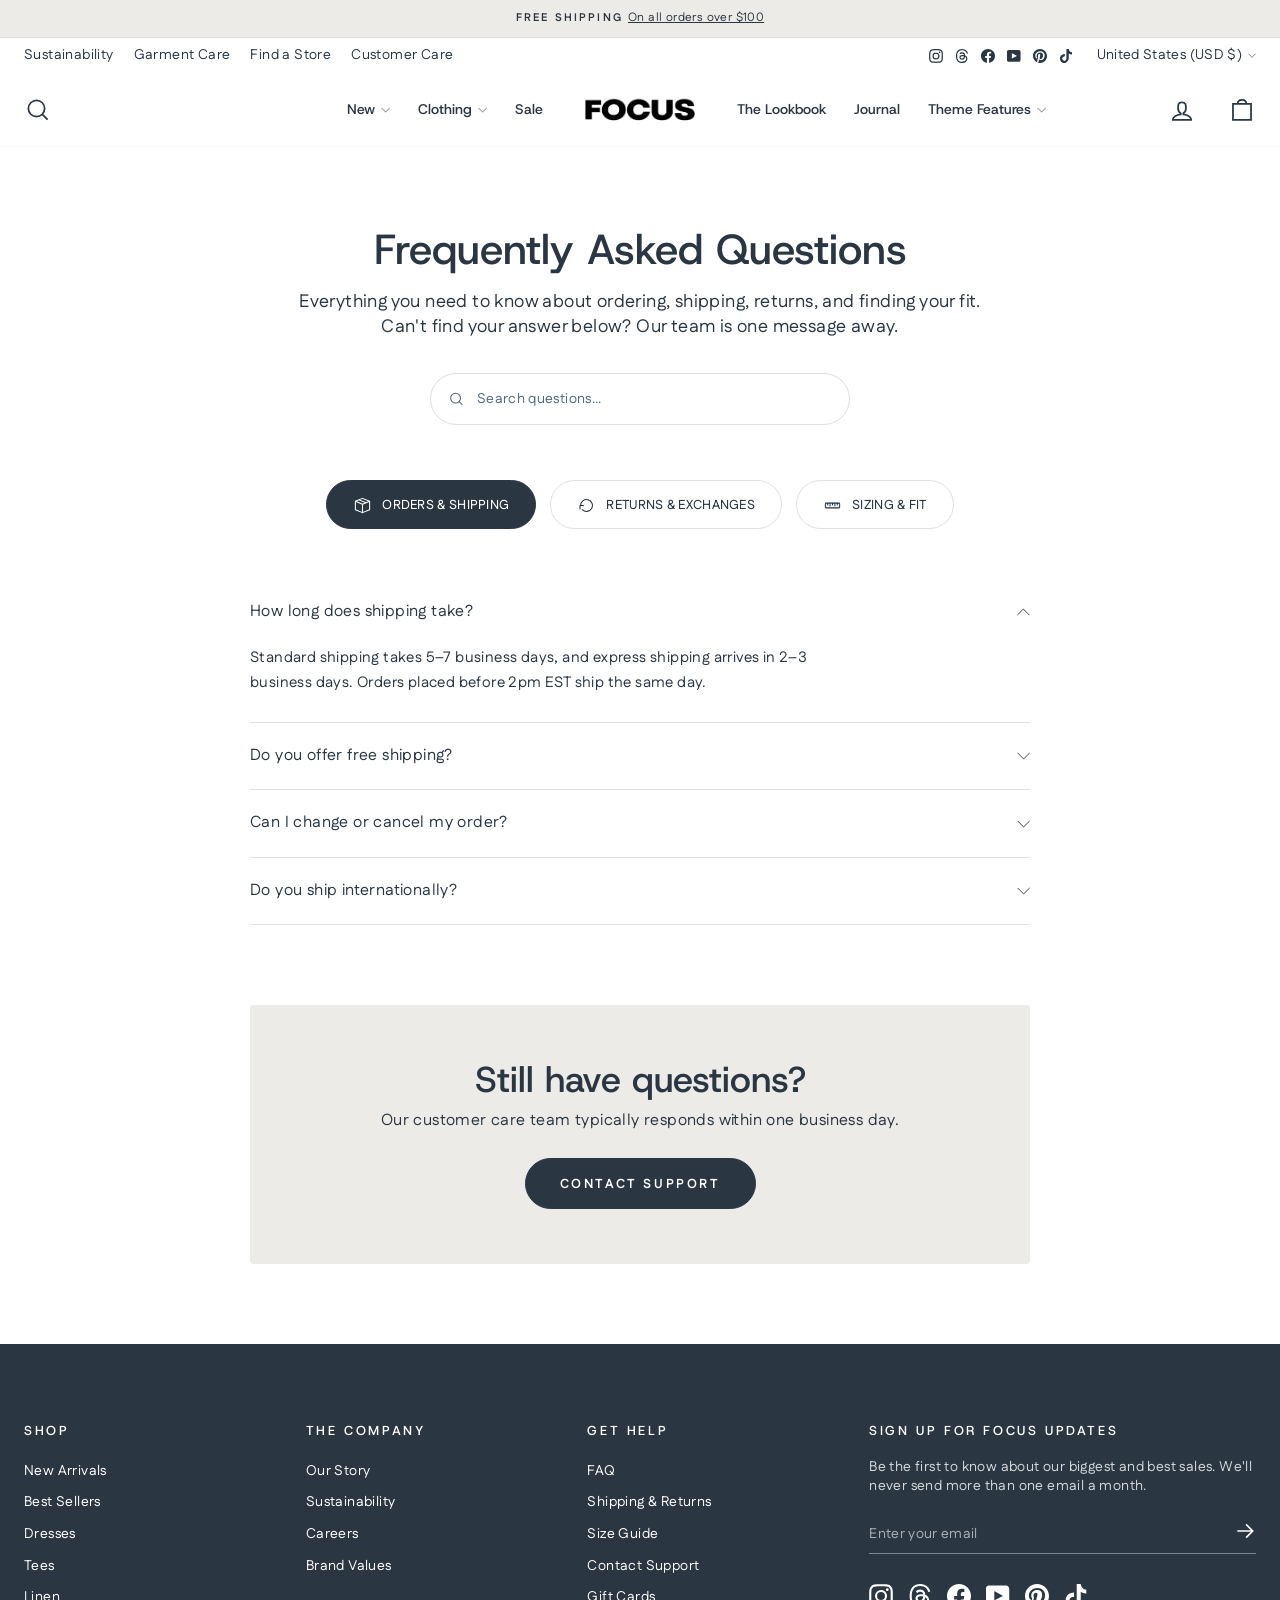
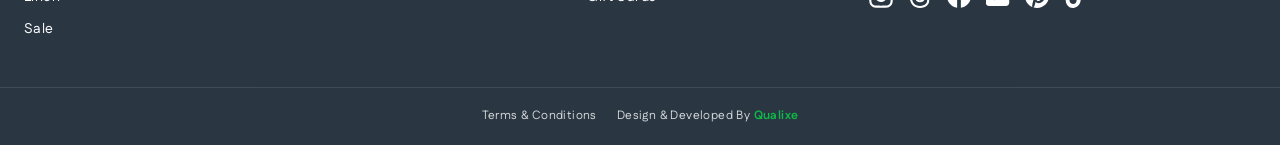
<file: faq.html>
<!DOCTYPE html>
<html lang="en">

<head>
	<meta charset="UTF-8">
	<meta name="viewport" content="width=device-width, initial-scale=1.0">
	<title>Focus | Faq's</title>
	<!-- link css -->
	<link rel="stylesheet" href="./assets/css/swiper-bundle.min.css">
	<link rel="stylesheet" href="./assets/css/style.css">
</head>

<body>

	<!-- announcement bar start -->
	<div class="announcement-bar">
		<div class="announcement-bar__slide is-active">
			<span class="announcement-bar__text">Free shipping</span>
			<a href="#" class="announcement-bar__link">On all orders over $100</a>
		</div>
		<div class="announcement-bar__slide">
			<span class="announcement-bar__text">Hassle-free returns</span>
			<a href="#" class="announcement-bar__link">30-day postage paid returns</a>
		</div>
	</div>
	<!-- announcement bar end -->

	<header class="header header--solid" id="siteHeader">
		<!-- secondary toolbar (desktop only) -->
		<div class="header__toolbar">
			<div class="header__toolbar-inner container">
				<ul class="header__toolbar-links">
					<li><a href="sustainability.html">Sustainability</a></li>
					<li><a href="#">Garment Care</a></li>
					<li><a href="find-store.html">Find a Store</a></li>
					<li><a href="contact.html">Customer Care</a></li>
				</ul>
				<div class="header__toolbar-right">
					<div class="header__toolbar-social">
						<a href="#" aria-label="Instagram"><svg viewBox="0 0 32 32">
								<path
									d="M16 3.094c4.206 0 4.7.019 6.363.094 1.538.069 2.369.325 2.925.544.738.287 1.262.625 1.813 1.175s.894 1.075 1.175 1.813c.212.556.475 1.387.544 2.925.075 1.662.094 2.156.094 6.363s-.019 4.7-.094 6.363c-.069 1.538-.325 2.369-.544 2.925-.288.738-.625 1.262-1.175 1.813s-1.075.894-1.813 1.175c-.556.212-1.387.475-2.925.544-1.663.075-2.156.094-6.363.094s-4.7-.019-6.363-.094c-1.537-.069-2.369-.325-2.925-.544-.737-.288-1.263-.625-1.813-1.175s-.894-1.075-1.175-1.813c-.212-.556-.475-1.387-.544-2.925-.075-1.663-.094-2.156-.094-6.363s.019-4.7.094-6.363c.069-1.537.325-2.369.544-2.925.287-.737.625-1.263 1.175-1.813s1.075-.894 1.813-1.175c.556-.212 1.388-.475 2.925-.544 1.662-.081 2.156-.094 6.363-.094zm0-2.838c-4.275 0-4.813.019-6.494.094-1.675.075-2.819.344-3.819.731-1.037.4-1.913.944-2.788 1.819S1.486 4.656 1.08 5.688c-.387 1-.656 2.144-.731 3.825-.075 1.675-.094 2.213-.094 6.488s.019 4.813.094 6.494c.075 1.675.344 2.819.731 3.825.4 1.038.944 1.913 1.819 2.788s1.756 1.413 2.788 1.819c1 .387 2.144.656 3.825.731s2.213.094 6.494.094 4.813-.019 6.494-.094c1.675-.075 2.819-.344 3.825-.731 1.038-.4 1.913-.944 2.788-1.819s1.413-1.756 1.819-2.788c.387-1 .656-2.144.731-3.825s.094-2.212.094-6.494-.019-4.813-.094-6.494c-.075-1.675-.344-2.819-.731-3.825-.4-1.038-.944-1.913-1.819-2.788s-1.756-1.413-2.788-1.819c-1-.387-2.144-.656-3.825-.731C20.812.275 20.275.256 16 .256z" />
								<path
									d="M16 7.912a8.088 8.088 0 0 0 0 16.175c4.463 0 8.087-3.625 8.087-8.088s-3.625-8.088-8.088-8.088zm0 13.338a5.25 5.25 0 1 1 0-10.5 5.25 5.25 0 1 1 0 10.5zM26.294 7.594a1.887 1.887 0 1 1-3.774.002 1.887 1.887 0 0 1 3.774-.003z" />
							</svg></a>
						<a href="#" aria-label="Threads"><svg viewBox="0 0 20 20">
								<path
									d="M14.743 9.27a6.873 6.873 0 0 0-.262-.12c-.154-2.844-1.708-4.472-4.318-4.49h-.036c-1.56 0-2.859.667-3.658 1.88l1.435.984c.597-.905 1.534-1.098 2.224-1.098h.024c.86.005 1.508.255 1.927.742.306.355.51.845.611 1.464a10.98 10.98 0 0 0-2.467-.12c-2.48.144-4.076 1.59-3.969 3.602.054 1.02.563 1.897 1.43 2.47.735.485 1.68.722 2.663.668 1.298-.07 2.316-.566 3.026-1.471.54-.688.88-1.579 1.031-2.701.619.373 1.077.864 1.33 1.455.43 1.003.456 2.652-.89 3.997-1.18 1.178-2.596 1.688-4.738 1.703-2.376-.017-4.173-.78-5.342-2.264C3.67 14.58 3.105 12.57 3.084 10c.021-2.571.586-4.58 1.68-5.97 1.169-1.486 2.966-2.248 5.341-2.265 2.394.017 4.222.783 5.435 2.275.595.732 1.043 1.653 1.339 2.726l1.682-.45c-.358-1.32-.922-2.458-1.69-3.402C15.316 1.001 13.041.02 10.111 0H10.1C7.175.02 4.926 1.004 3.415 2.925c-1.344 1.709-2.037 4.087-2.06 7.068v.014c.023 2.98.716 5.359 2.06 7.068C4.926 18.995 7.175 19.98 10.1 20h.011c2.6-.018 4.433-.699 5.943-2.207 1.975-1.974 1.916-4.447 1.265-5.966-.467-1.089-1.358-1.973-2.576-2.557Zm-4.489 4.22c-1.087.062-2.217-.427-2.273-1.472-.041-.775.552-1.64 2.34-1.743.205-.012.406-.018.603-.018.65 0 1.257.063 1.81.184-.207 2.573-1.415 2.99-2.48 3.05Z" />
							</svg></a>
						<a href="#" aria-label="Facebook"><svg viewBox="0 0 14222 14222">
								<path
									d="M14222 7112c0 3549.352-2600.418 6491.344-6000 7024.72V9168h1657l315-2056H8222V5778c0-562 275-1111 1159-1111h897V2917s-814-139-1592-139c-1624 0-2686 984-2686 2767v1567H4194v2056h1806v4968.72C2600.418 13603.344 0 10661.352 0 7112 0 3184.703 3183.703 1 7111 1s7111 3183.703 7111 7111Zm-8222 7025c362 57 733 86 1111 86-377.945 0-749.003-29.485-1111-86.28Zm2222 0v-.28a7107.458 7107.458 0 0 1-167.717 24.267A7407.158 7407.158 0 0 0 8222 14137Zm-167.717 23.987C7745.664 14201.89 7430.797 14223 7111 14223c319.843 0 634.675-21.479 943.283-62.013Z" />
							</svg></a>
						<a href="#" aria-label="YouTube"><svg viewBox="0 0 21 20">
								<path
									d="M-.196 15.803q0 1.23.812 2.092t1.977.861h14.946q1.165 0 1.977-.861t.812-2.092V3.909q0-1.23-.82-2.116T17.539.907H2.593q-1.148 0-1.969.886t-.82 2.116v11.894zm7.465-2.149V6.058q0-.115.066-.18.049-.016.082-.016l.082.016 7.153 3.806q.066.066.066.164 0 .066-.066.131l-7.153 3.806q-.033.033-.066.033-.066 0-.098-.033-.066-.066-.066-.131z" />
							</svg></a>
						<a href="#" aria-label="Pinterest"><svg viewBox="0 0 256 256">
								<path
									d="M0 128.002c0 52.414 31.518 97.442 76.619 117.239-.36-8.938-.064-19.668 2.228-29.393 2.461-10.391 16.47-69.748 16.47-69.748s-4.089-8.173-4.089-20.252c0-18.969 10.994-33.136 24.686-33.136 11.643 0 17.268 8.745 17.268 19.217 0 11.704-7.465 29.211-11.304 45.426-3.207 13.578 6.808 24.653 20.203 24.653 24.252 0 40.586-31.149 40.586-68.055 0-28.054-18.895-49.052-53.262-49.052-38.828 0-63.017 28.956-63.017 61.3 0 11.152 3.288 19.016 8.438 25.106 2.368 2.797 2.697 3.922 1.84 7.134-.614 2.355-2.024 8.025-2.608 10.272-.852 3.242-3.479 4.401-6.409 3.204-17.884-7.301-26.213-26.886-26.213-48.902 0-36.361 30.666-79.961 91.482-79.961 48.87 0 81.035 35.364 81.035 73.325 0 50.213-27.916 87.726-69.066 87.726-13.819 0-26.818-7.47-31.271-15.955 0 0-7.431 29.492-9.005 35.187-2.714 9.869-8.026 19.733-12.883 27.421a127.897 127.897 0 0 0 36.277 5.249c70.684 0 127.996-57.309 127.996-128.005C256.001 57.309 198.689 0 128.005 0 57.314 0 0 57.309 0 128.002Z" />
							</svg></a>
						<a href="#" aria-label="TikTok"><svg viewBox="0 0 2859 3333">
								<path
									d="M2081 0c55 473 319 755 778 785v532c-266 26-499-61-770-225v995c0 1264-1378 1659-1932 753-356-583-138-1606 1004-1647v561c-87 14-180 36-265 65-254 86-398 247-358 531 77 544 1075 705 992-358V1h551z" />
							</svg></a>
					</div>
					<div class="header__currency">
						<button type="button" id="currencyToggle">
							United States (USD $)
							<svg class="chevron" viewBox="0 0 28 16" fill="none" xmlns="http://www.w3.org/2000/svg">
								<path d="m1.57 1.59 12.76 12.77L27.1 1.59" stroke-width="2" stroke="currentColor" fill="none" />
							</svg>
						</button>
						<ul class="header__currency-list" id="currencyList">
							<li><a href="#">United States (USD $)</a></li>
							<li><a href="#">Afghanistan (USD $)</a></li>
							<li><a href="#">Åland Islands (EUR &euro;)</a></li>
							<li><a href="#">Albania (USD $)</a></li>
							<li><a href="#">Algeria (USD $)</a></li>
							<li><a href="#">Andorra (EUR &euro;)</a></li>
							<li><a href="#">Angola (USD $)</a></li>
							<li><a href="#">Anguilla (USD $)</a></li>
							<li><a href="#">Antigua &amp; Barbuda (USD $)</a></li>
							<li><a href="#">Argentina (USD $)</a></li>
							<li><a href="#">Armenia (USD $)</a></li>
							<li><a href="#">Aruba (USD $)</a></li>
							<li><a href="#">Ascension Island (USD $)</a></li>
							<li><a href="#">Australia (AUD $)</a></li>
							<li><a href="#">Austria (EUR &euro;)</a></li>
						</ul>
					</div>
				</div>
			</div>
		</div>
		<!-- main header row -->
		<div class="header__main">
			<div class="header__main-inner container">
				<div class="header__side header__side--left">
					<button class="header__icon-btn header__search-btn only-desktop" id="searchToggle" aria-label="Search">
						<svg aria-hidden="true" focusable="false" role="presentation" class="icon icon-search" viewBox="0 0 64 64">
							<title>icon-search</title>
							<path d="M47.16 28.58A18.58 18.58 0 1 1 28.58 10a18.58 18.58 0 0 1 18.58 18.58ZM54 54 41.94 42"></path>
						</svg>
					</button>
					<button class="header__icon-btn header__menu-toggle only-mobile" id="menuToggle" aria-label="Site navigation">
						<svg class="icon icon-hamburger" viewBox="0 0 64 64" fill="none" xmlns="http://www.w3.org/2000/svg">
							<path d="M7 15h51M7 32h43M7 49h51" />
						</svg>
					</button>

					<nav class="header__nav only-desktop">
						<ul>
							<li class="header__nav-item has-megamenu">
								<details class="megamenu-details">
									<summary>New
										<svg class="chevron" viewBox="0 0 28 16" fill="none" xmlns="http://www.w3.org/2000/svg">
											<path d="m1.57 1.59 12.76 12.77L27.1 1.59" stroke-width="2" stroke="currentColor" fill="none" />
										</svg>
									</summary>
									<div class="megamenu">
										<div class="megamenu__inner container">
											<div class="megamenu__columns">
												<div class="megamenu__col">
													<a href="collections.html" class="megamenu__col-title">Featured</a>
													<a href="collections.html">All New</a>
													<a href="collections.html">New This Week</a>
													<a href="collections.html">Staff Picks</a>
													<a href="collections.html">Spring / Summer Edit</a>
												</div>
												<div class="megamenu__col">
													<span class="megamenu__col-title">Shop By Category</span>
													<a href="collections.html">New Dresses</a>
													<a href="collections.html">New Tops</a>
													<a href="collections.html">New Bottoms</a>
													<a href="collections.html">New Layers</a>
													<a href="collections.html">New Linen</a>
												</div>
												<div class="megamenu__col">
													<span class="megamenu__col-title">Shop By Occasion</span>
													<a href="collections.html">Everyday Essentials</a>
													<a href="collections.html">Workwear</a>
													<a href="collections.html">Weekend</a>
													<a href="collections.html">Vacation Ready</a>
													<a href="collections.html">Event Dressing</a>
												</div>
												<div class="megamenu__col">
													<span class="megamenu__col-title">Collections</span>
													<a href="collections.html">The Linen Edit</a>
													<a href="collections.html">Minimalist Staples</a>
													<a href="collections.html">Soft Tailoring</a>
													<a href="collections.html">Neutral Tones</a>
													<a href="collections.html">Monochrome Looks</a>
												</div>
											</div>
											<div class="megamenu__promos">
												<a href="collections.html" class="megamenu__promo">
													<img src="./assets/images/grid/grid-soft-neutrals.jpg" alt="Linen Favorites">
													<p class="megamenu__promo-title">Linen Favorites</p>
													<p class="megamenu__promo-text">Breathable, relaxed pieces for everyday wear</p>
												</a>
												<a href="collections.html" class="megamenu__promo">
													<img src="./assets/images/products/product-wren-coat.png" alt="The Wren Coat">
													<p class="megamenu__promo-title">New This Week</p>
													<span class="btn btn--sm">The Wren Coat</span>
												</a>
											</div>
										</div>
									</div>
								</details>
							</li>
							<li class="header__nav-item has-megamenu">
								<details class="megamenu-details">
									<summary>Clothing
										<svg class="chevron" viewBox="0 0 28 16" fill="none" xmlns="http://www.w3.org/2000/svg">
											<path d="m1.57 1.59 12.76 12.77L27.1 1.59" stroke-width="2" stroke="currentColor" fill="none" />
										</svg>
									</summary>
									<div class="megamenu">
										<div class="megamenu__inner container">
											<div class="megamenu__columns megamenu__columns--with-images">
												<div class="megamenu__col">
													<a href="collections.html"><img src="./assets/images/categories/category-tops.jpg" alt="Tops"
															class="megamenu__col-img"></a>
													<a href="collections.html" class="megamenu__col-title">Tops</a>
													<a href="collections.html">Tees</a>
													<a href="collections.html">Shirts</a>
													<a href="collections.html">Knit Tops</a>
												</div>
												<div class="megamenu__col">
													<a href="collections.html"><img src="./assets/images/categories/category-bottoms.jpg" alt="Bottoms"
															class="megamenu__col-img"></a>
													<a href="collections.html" class="megamenu__col-title">Bottoms</a>
													<a href="collections.html">Trousers</a>
													<a href="collections.html">Skirts</a>
													<a href="collections.html">Shorts</a>
												</div>
												<div class="megamenu__col">
													<a href="collections.html"><img src="./assets/images/categories/category-dresses.jpg" alt="Dresses"
															class="megamenu__col-img"></a>
													<a href="collections.html" class="megamenu__col-title">Dresses</a>
													<a href="collections.html">Casual Dresses</a>
													<a href="collections.html">Midi Dresses</a>
													<a href="collections.html">Occasional Dresses</a>
												</div>
												<div class="megamenu__col">
													<a href="collections.html"><img src="./assets/images/categories/category-layers.jpg" alt="Layers"
															class="megamenu__col-img"></a>
													<a href="collections.html" class="megamenu__col-title">Layers</a>
													<a href="collections.html">Blazers</a>
													<a href="collections.html">Jackets</a>
													<a href="collections.html">Cardigans</a>
													<a href="collections.html">Sweaters</a>
												</div>
												<div class="megamenu__col">
													<a href="collections.html"><img src="./assets/images/categories/category-linen.jpg" alt="Linen"
															class="megamenu__col-img"></a>
													<a href="collections.html" class="megamenu__col-title">Linen</a>
													<a href="collections.html">Linen Dresses</a>
													<a href="collections.html">Linen Shirts</a>
													<a href="collections.html">Linen Pants</a>
													<a href="collections.html">Linen Shorts</a>
													<a href="collections.html">Linen Layers</a>
												</div>
											</div>
										</div>
									</div>
								</details>
							</li>
							<li class="header__nav-item"><a href="collections.html">Sale</a></li>
						</ul>
					</nav>
				</div>

				<a href="./index.html" class="header__logo">
					<img src="./assets/images/logo/logo.png" alt="Focus" class="header__logo-img header__logo-img--dark">
					<img src="./assets/images/logo/logo-white.png" alt="Focus" class="header__logo-img header__logo-img--light">
				</a>

				<div class="header__side header__side--right">
					<nav class="header__nav only-desktop">
						<ul>
							<li class="header__nav-item"><a href="look-book.html">The Lookbook</a></li>
							<li class="header__nav-item"><a href="blogs.html">Journal</a></li>
							<li class="header__nav-item has-megamenu">
								<details class="megamenu-details">
									<summary>Theme Features
										<svg class="chevron" viewBox="0 0 28 16" fill="none" xmlns="http://www.w3.org/2000/svg">
											<path d="m1.57 1.59 12.76 12.77L27.1 1.59" stroke-width="2" stroke="currentColor" fill="none" />
										</svg>
									</summary>
									<div class="megamenu">
										<div class="megamenu__inner container">
											<div class="megamenu__columns megamenu__columns--narrow">
												<div class="megamenu__col">
													<span class="megamenu__col-title">Presets</span>
													<a href="#">Focus</a>
													<a href="#">Apothecary</a>
													<a href="#">Dune</a>
													<a href="#">Terrain</a>
												</div>
												<div class="megamenu__col">
													<span class="megamenu__col-title">Pages</span>
													<a href="products.html">Product Page</a>
													<a href="collections.html">Collection Page</a>
													<a href="#">Pre-order</a>
													<a href="#">Gift Card</a>
													<a href="find-store.html">Find a Store</a>
												</div>
											</div>
											<div class="megamenu__promos megamenu__promos--single">
												<a href="collections.html" class="megamenu__promo">
													<img src="./assets/images/hero/hero-main.jpg" alt="Focus Theme">
												</a>
											</div>
										</div>
									</div>
								</details>
							</li>
						</ul>
					</nav>
					<div class="header__icons">
						<button class="header__icon-btn header__search-btn only-mobile" id="searchToggleMobile" aria-label="Search">
							<svg aria-hidden="true" focusable="false" role="presentation" class="icon icon-search"
								viewBox="0 0 64 64">
								<title>icon-search</title>
								<path d="M47.16 28.58A18.58 18.58 0 1 1 28.58 10a18.58 18.58 0 0 1 18.58 18.58ZM54 54 41.94 42"></path>
							</svg>
						</button>
						<button class="header__icon-btn header__account-btn only-desktop" aria-label="Account">
							<svg class="icon icon-user" viewBox="0 0 64 64" fill="none" xmlns="http://www.w3.org/2000/svg">
								<path
									d="M35 39.84v-2.53c3.3-1.91 6-6.66 6-11.41 0-7.63 0-13.82-9-13.82s-9 6.19-9 13.82c0 4.75 2.7 9.51 6 11.41v2.53c-10.18.85-18 6-18 12.16h42c0-6.19-7.82-11.31-18-12.16Z" />
							</svg>
						</button>
						<button class="header__icon-btn header__cart-btn" id="cartToggle" aria-label="Cart">
							<svg class="icon icon-bag-minimal" viewBox="0 0 64 64" fill="none" xmlns="http://www.w3.org/2000/svg">
								<path d="M11.375 17.863h41.25v36.75h-41.25z" />
								<path d="M22.25 18c0-7.105 4.35-9 9.75-9s9.75 1.895 9.75 9" />
							</svg>
							<span class="header__cart-count"></span>
						</button>
					</div>
				</div>
			</div>
		</div>
		<!-- search bar dropdown -->
		<div class="header__search-bar" id="searchBar">
			<div class="header__search-bar-inner container">
				<input type="search" id="searchInput" placeholder="Search our store" aria-label="Search our store"
					autocomplete="off">
				<button id="searchClose" aria-label="Close search">
					<svg viewBox="0 0 20 20" fill="none" xmlns="http://www.w3.org/2000/svg">
						<path d="M4 4l12 12M16 4L4 16" stroke="currentColor" stroke-width="1.4" />
					</svg>
				</button>
			</div>

			<div class="search-results container" id="searchResults" hidden>
				<div class="search-results__inner">
					<div class="search-results__col search-results__col--left">
						<div class="search-results__group" id="searchSuggestionsGroup" hidden>
							<h4 class="search-results__heading">Suggestions</h4>
							<ul class="search-results__list" id="searchSuggestionsList"></ul>
						</div>
						<div class="search-results__group" id="searchPagesGroup" hidden>
							<h4 class="search-results__heading">Pages:</h4>
							<ul class="search-results__list" id="searchPagesList"></ul>
						</div>
						<div class="search-results__group" id="searchCollectionsGroup" hidden>
							<h4 class="search-results__heading">Collections:</h4>
							<ul class="search-results__list" id="searchCollectionsList"></ul>
						</div>
					</div>
					<div class="search-results__col search-results__col--right" id="searchProductsGroup" hidden>
						<h4 class="search-results__heading">Products</h4>
						<ul class="search-results__products" id="searchProductsList"></ul>
					</div>
				</div>
				<a href="#" class="search-results__view-more" id="searchViewMore" hidden>View more &rarr;</a>
				<p class="search-results__empty" id="searchEmpty" hidden></p>
			</div>
		</div>
	</header>
	<nav class="mobile-nav" id="mobileNav">
		<div class="mobile-nav__header">
			<img src="./assets/images/logo/logo.png" alt="Focus" class="mobile-nav__logo">
			<button class="mobile-nav__close" id="mobileNavClose" aria-label="Close menu">
				<svg viewBox="0 0 20 20" fill="none" xmlns="http://www.w3.org/2000/svg">
					<path d="M4 4l12 12M16 4L4 16" stroke="currentColor" stroke-width="1.4" />
				</svg>
			</button>
		</div>

		<ul class="mobile-nav__list">
			<li style="--i:0">
				<details class="mobile-nav__details">
					<summary>New
						<svg class="chevron" viewBox="0 0 28 16" fill="none" xmlns="http://www.w3.org/2000/svg">
							<path d="m1.57 1.59 12.76 12.77L27.1 1.59" stroke-width="2" stroke="currentColor" fill="none" />
						</svg>
					</summary>
					<ul class="mobile-nav__sublist">
						<li>
							<details class="mobile-nav__details mobile-nav__details--sub">
								<summary>Featured
									<svg class="chevron chevron--circle" viewBox="0 0 28 16" fill="none"
										xmlns="http://www.w3.org/2000/svg">
										<path d="m1.57 1.59 12.76 12.77L27.1 1.59" stroke-width="2" stroke="currentColor" fill="none" />
									</svg>
								</summary>
								<ul class="mobile-nav__grandchild">
									<li><a href="collections.html">All New</a></li>
									<li><a href="collections.html">New This Week</a></li>
									<li><a href="collections.html">Staff Picks</a></li>
									<li><a href="collections.html">Spring / Summer Edit</a></li>
								</ul>
							</details>
						</li>
						<li>
							<details class="mobile-nav__details mobile-nav__details--sub">
								<summary>Shop By Category
									<svg class="chevron chevron--circle" viewBox="0 0 28 16" fill="none"
										xmlns="http://www.w3.org/2000/svg">
										<path d="m1.57 1.59 12.76 12.77L27.1 1.59" stroke-width="2" stroke="currentColor" fill="none" />
									</svg>
								</summary>
								<ul class="mobile-nav__grandchild">
									<li><a href="collections.html">New Dresses</a></li>
									<li><a href="collections.html">New Tops</a></li>
									<li><a href="collections.html">New Bottoms</a></li>
									<li><a href="collections.html">New Layers</a></li>
									<li><a href="collections.html">New Linen</a></li>
								</ul>
							</details>
						</li>
						<li>
							<details class="mobile-nav__details mobile-nav__details--sub">
								<summary>Shop By Occasion
									<svg class="chevron chevron--circle" viewBox="0 0 28 16" fill="none"
										xmlns="http://www.w3.org/2000/svg">
										<path d="m1.57 1.59 12.76 12.77L27.1 1.59" stroke-width="2" stroke="currentColor" fill="none" />
									</svg>
								</summary>
								<ul class="mobile-nav__grandchild">
									<li><a href="collections.html">Everyday Essentials</a></li>
									<li><a href="collections.html">Workwear</a></li>
									<li><a href="collections.html">Weekend</a></li>
									<li><a href="collections.html">Vacation Ready</a></li>
									<li><a href="collections.html">Event Dressing</a></li>
								</ul>
							</details>
						</li>
						<li>
							<details class="mobile-nav__details mobile-nav__details--sub">
								<summary>Collections
									<svg class="chevron chevron--circle" viewBox="0 0 28 16" fill="none"
										xmlns="http://www.w3.org/2000/svg">
										<path d="m1.57 1.59 12.76 12.77L27.1 1.59" stroke-width="2" stroke="currentColor" fill="none" />
									</svg>
								</summary>
								<ul class="mobile-nav__grandchild">
									<li><a href="collections.html">The Linen Edit</a></li>
									<li><a href="collections.html">Minimalist Staples</a></li>
									<li><a href="collections.html">Soft Tailoring</a></li>
									<li><a href="collections.html">Neutral Tones</a></li>
									<li><a href="collections.html">Monochrome Looks</a></li>
								</ul>
							</details>
						</li>
					</ul>
				</details>
			</li>

			<li style="--i:1">
				<details class="mobile-nav__details">
					<summary>Clothing
						<svg class="chevron" viewBox="0 0 28 16" fill="none" xmlns="http://www.w3.org/2000/svg">
							<path d="m1.57 1.59 12.76 12.77L27.1 1.59" stroke-width="2" stroke="currentColor" fill="none" />
						</svg>
					</summary>
					<ul class="mobile-nav__sublist">
						<li>
							<details class="mobile-nav__details mobile-nav__details--sub">
								<summary>Tops
									<svg class="chevron chevron--circle" viewBox="0 0 28 16" fill="none"
										xmlns="http://www.w3.org/2000/svg">
										<path d="m1.57 1.59 12.76 12.77L27.1 1.59" stroke-width="2" stroke="currentColor" fill="none" />
									</svg>
								</summary>
								<ul class="mobile-nav__grandchild">
									<li><a href="collections.html">Tees</a></li>
									<li><a href="collections.html">Shirts</a></li>
									<li><a href="collections.html">Knit Tops</a></li>
								</ul>
							</details>
						</li>
						<li>
							<details class="mobile-nav__details mobile-nav__details--sub">
								<summary>Bottoms
									<svg class="chevron chevron--circle" viewBox="0 0 28 16" fill="none"
										xmlns="http://www.w3.org/2000/svg">
										<path d="m1.57 1.59 12.76 12.77L27.1 1.59" stroke-width="2" stroke="currentColor" fill="none" />
									</svg>
								</summary>
								<ul class="mobile-nav__grandchild">
									<li><a href="collections.html">Trousers</a></li>
									<li><a href="collections.html">Skirts</a></li>
									<li><a href="collections.html">Shorts</a></li>
								</ul>
							</details>
						</li>
						<li>
							<details class="mobile-nav__details mobile-nav__details--sub">
								<summary>Dresses
									<svg class="chevron chevron--circle" viewBox="0 0 28 16" fill="none"
										xmlns="http://www.w3.org/2000/svg">
										<path d="m1.57 1.59 12.76 12.77L27.1 1.59" stroke-width="2" stroke="currentColor" fill="none" />
									</svg>
								</summary>
								<ul class="mobile-nav__grandchild">
									<li><a href="collections.html">Casual Dresses</a></li>
									<li><a href="collections.html">Midi Dresses</a></li>
									<li><a href="collections.html">Occasional Dresses</a></li>
								</ul>
							</details>
						</li>
						<li>
							<details class="mobile-nav__details mobile-nav__details--sub">
								<summary>Layers
									<svg class="chevron chevron--circle" viewBox="0 0 28 16" fill="none"
										xmlns="http://www.w3.org/2000/svg">
										<path d="m1.57 1.59 12.76 12.77L27.1 1.59" stroke-width="2" stroke="currentColor" fill="none" />
									</svg>
								</summary>
								<ul class="mobile-nav__grandchild">
									<li><a href="collections.html">Blazers</a></li>
									<li><a href="collections.html">Jackets</a></li>
									<li><a href="collections.html">Cardigans</a></li>
									<li><a href="collections.html">Sweaters</a></li>
								</ul>
							</details>
						</li>
						<li>
							<details class="mobile-nav__details mobile-nav__details--sub">
								<summary>Linen
									<svg class="chevron chevron--circle" viewBox="0 0 28 16" fill="none"
										xmlns="http://www.w3.org/2000/svg">
										<path d="m1.57 1.59 12.76 12.77L27.1 1.59" stroke-width="2" stroke="currentColor" fill="none" />
									</svg>
								</summary>
								<ul class="mobile-nav__grandchild">
									<li><a href="collections.html">Linen Dresses</a></li>
									<li><a href="collections.html">Linen Shirts</a></li>
									<li><a href="collections.html">Linen Pants</a></li>
									<li><a href="collections.html">Linen Shorts</a></li>
									<li><a href="collections.html">Linen Layers</a></li>
								</ul>
							</details>
						</li>
					</ul>
				</details>
			</li>

			<li style="--i:2"><a href="collections.html" class="mobile-nav__toplevel-link">Sale</a></li>
			<li style="--i:3"><a href="look-book.html" class="mobile-nav__toplevel-link">The Lookbook</a></li>
			<li style="--i:4"><a href="blogs.html" class="mobile-nav__toplevel-link">Journal</a></li>

			<li style="--i:5">
				<details class="mobile-nav__details">
					<summary>Theme Features
						<svg class="chevron" viewBox="0 0 28 16" fill="none" xmlns="http://www.w3.org/2000/svg">
							<path d="m1.57 1.59 12.76 12.77L27.1 1.59" stroke-width="2" stroke="currentColor" fill="none" />
						</svg>
					</summary>
					<ul class="mobile-nav__sublist">
						<li>
							<details class="mobile-nav__details mobile-nav__details--sub">
								<summary>Presets
									<svg class="chevron chevron--circle" viewBox="0 0 28 16" fill="none"
										xmlns="http://www.w3.org/2000/svg">
										<path d="m1.57 1.59 12.76 12.77L27.1 1.59" stroke-width="2" stroke="currentColor" fill="none" />
									</svg>
								</summary>
								<ul class="mobile-nav__grandchild">
									<li><a href="#">Focus</a></li>
									<li><a href="#">Apothecary</a></li>
									<li><a href="#">Dune</a></li>
									<li><a href="#">Terrain</a></li>
								</ul>
							</details>
						</li>
						<li>
							<details class="mobile-nav__details mobile-nav__details--sub">
								<summary>Pages
									<svg class="chevron chevron--circle" viewBox="0 0 28 16" fill="none"
										xmlns="http://www.w3.org/2000/svg">
										<path d="m1.57 1.59 12.76 12.77L27.1 1.59" stroke-width="2" stroke="currentColor" fill="none" />
									</svg>
								</summary>
								<ul class="mobile-nav__grandchild">
									<li><a href="products.html">Product Page</a></li>
									<li><a href="collections.html">Collection Page</a></li>
									<li><a href="#">Pre-order</a></li>
									<li><a href="#">Gift Card</a></li>
									<li><a href="find-store.html">Find a Store</a></li>
								</ul>
							</details>
						</li>
					</ul>
				</details>
			</li>

			<li style="--i:6">
				<a href="#" class="mobile-nav__login">
					<svg viewBox="0 0 64 64">
						<path
							d="M35 39.84v-2.53c3.3-1.91 6-6.66 6-11.41 0-7.63 0-13.82-9-13.82s-9 6.19-9 13.82c0 4.75 2.7 9.51 6 11.41v2.53c-10.18.85-18 6-18 12.16h42c0-6.19-7.82-11.31-18-12.16Z" />
					</svg>
					Log in
				</a>
			</li>

			<li style="--i:7" class="mobile-nav__toolbar-grid">
				<a href="sustainability.html">Sustainability</a>
				<a href="#">Garment Care</a>
				<a href="find-store.html">Find a Store</a>
				<a href="contact.html">Customer Care</a>
			</li>
		</ul>

		<div class="mobile-nav__social" style="--i:8">
			<a href="#" aria-label="Instagram"><svg viewBox="0 0 32 32">
					<path
						d="M16 3.094c4.206 0 4.7.019 6.363.094 1.538.069 2.369.325 2.925.544.738.287 1.262.625 1.813 1.175s.894 1.075 1.175 1.813c.212.556.475 1.387.544 2.925.075 1.662.094 2.156.094 6.363s-.019 4.7-.094 6.363c-.069 1.538-.325 2.369-.544 2.925-.288.738-.625 1.262-1.175 1.813s-1.075.894-1.813 1.175c-.556.212-1.387.475-2.925.544-1.663.075-2.156.094-6.363.094s-4.7-.019-6.363-.094c-1.537-.069-2.369-.325-2.925-.544-.737-.288-1.263-.625-1.813-1.175s-.894-1.075-1.175-1.813c-.212-.556-.475-1.387-.544-2.925-.075-1.663-.094-2.156-.094-6.363s.019-4.7.094-6.363c.069-1.537.325-2.369.544-2.925.287-.737.625-1.263 1.175-1.813s1.075-.894 1.813-1.175c.556-.212 1.388-.475 2.925-.544 1.662-.081 2.156-.094 6.363-.094zm0-2.838c-4.275 0-4.813.019-6.494.094-1.675.075-2.819.344-3.819.731-1.037.4-1.913.944-2.788 1.819S1.486 4.656 1.08 5.688c-.387 1-.656 2.144-.731 3.825-.075 1.675-.094 2.213-.094 6.488s.019 4.813.094 6.494c.075 1.675.344 2.819.731 3.825.4 1.038.944 1.913 1.819 2.788s1.756 1.413 2.788 1.819c1 .387 2.144.656 3.825.731s2.213.094 6.494.094 4.813-.019 6.494-.094c1.675-.075 2.819-.344 3.825-.731 1.038-.4 1.913-.944 2.788-1.819s1.413-1.756 1.819-2.788c.387-1 .656-2.144.731-3.825s.094-2.212.094-6.494-.019-4.813-.094-6.494c-.075-1.675-.344-2.819-.731-3.825-.4-1.038-.944-1.913-1.819-2.788s-1.756-1.413-2.788-1.819c-1-.387-2.144-.656-3.825-.731C20.812.275 20.275.256 16 .256z" />
					<path
						d="M16 7.912a8.088 8.088 0 0 0 0 16.175c4.463 0 8.087-3.625 8.087-8.088s-3.625-8.088-8.088-8.088zm0 13.338a5.25 5.25 0 1 1 0-10.5 5.25 5.25 0 1 1 0 10.5zM26.294 7.594a1.887 1.887 0 1 1-3.774.002 1.887 1.887 0 0 1 3.774-.003z" />
				</svg></a>
			<a href="#" aria-label="Facebook"><svg viewBox="0 0 14222 14222">
					<path
						d="M14222 7112c0 3549.352-2600.418 6491.344-6000 7024.72V9168h1657l315-2056H8222V5778c0-562 275-1111 1159-1111h897V2917s-814-139-1592-139c-1624 0-2686 984-2686 2767v1567H4194v2056h1806v4968.72C2600.418 13603.344 0 10661.352 0 7112 0 3184.703 3183.703 1 7111 1s7111 3183.703 7111 7111Zm-8222 7025c362 57 733 86 1111 86-377.945 0-749.003-29.485-1111-86.28Zm2222 0v-.28a7107.458 7107.458 0 0 1-167.717 24.267A7407.158 7407.158 0 0 0 8222 14137Zm-167.717 23.987C7745.664 14201.89 7430.797 14223 7111 14223c319.843 0 634.675-21.479 943.283-62.013Z" />
				</svg></a>
			<a href="#" aria-label="YouTube"><svg viewBox="0 0 21 20">
					<path
						d="M-.196 15.803q0 1.23.812 2.092t1.977.861h14.946q1.165 0 1.977-.861t.812-2.092V3.909q0-1.23-.82-2.116T17.539.907H2.593q-1.148 0-1.969.886t-.82 2.116v11.894zm7.465-2.149V6.058q0-.115.066-.18.049-.016.082-.016l.082.016 7.153 3.806q.066.066.066.164 0 .066-.066.131l-7.153 3.806q-.033.033-.066.033-.066 0-.098-.033-.066-.066-.066-.131z" />
				</svg></a>
			<a href="#" aria-label="Pinterest"><svg viewBox="0 0 256 256">
					<path
						d="M0 128.002c0 52.414 31.518 97.442 76.619 117.239-.36-8.938-.064-19.668 2.228-29.393 2.461-10.391 16.47-69.748 16.47-69.748s-4.089-8.173-4.089-20.252c0-18.969 10.994-33.136 24.686-33.136 11.643 0 17.268 8.745 17.268 19.217 0 11.704-7.465 29.211-11.304 45.426-3.207 13.578 6.808 24.653 20.203 24.653 24.252 0 40.586-31.149 40.586-68.055 0-28.054-18.895-49.052-53.262-49.052-38.828 0-63.017 28.956-63.017 61.3 0 11.152 3.288 19.016 8.438 25.106 2.368 2.797 2.697 3.922 1.84 7.134-.614 2.355-2.024 8.025-2.608 10.272-.852 3.242-3.479 4.401-6.409 3.204-17.884-7.301-26.213-26.886-26.213-48.902 0-36.361 30.666-79.961 91.482-79.961 48.87 0 81.035 35.364 81.035 73.325 0 50.213-27.916 87.726-69.066 87.726-13.819 0-26.818-7.47-31.271-15.955 0 0-7.431 29.492-9.005 35.187-2.714 9.869-8.026 19.733-12.883 27.421a127.897 127.897 0 0 0 36.277 5.249c70.684 0 127.996-57.309 127.996-128.005C256.001 57.309 198.689 0 128.005 0 57.314 0 0 57.309 0 128.002Z" />
				</svg></a>
			<a href="#" aria-label="TikTok"><svg viewBox="0 0 2859 3333">
					<path
						d="M2081 0c55 473 319 755 778 785v532c-266 26-499-61-770-225v995c0 1264-1378 1659-1932 753-356-583-138-1606 1004-1647v561c-87 14-180 36-265 65-254 86-398 247-358 531 77 544 1075 705 992-358V1h551z" />
				</svg></a>
		</div>
	</nav>
	<!-- cart drawer -->
	<div class="cart-drawer" id="cartDrawer">
		<div class="cart-drawer__header">
			<h2>Cart</h2>
			<button class="cart-drawer__close" id="cartClose" aria-label="Close cart">
				<svg viewBox="0 0 20 20" fill="none" xmlns="http://www.w3.org/2000/svg">
					<path d="M4 4l12 12M16 4L4 16" stroke="currentColor" stroke-width="1.4" />
				</svg>
			</button>
		</div>

		<div class="cart-drawer__body">
			<div class="cart-drawer__empty" id="cartEmpty">
				<p>Your cart is currently empty.</p>
				<a href="./index.html" class="btn">Continue shopping</a>
			</div>

			<div class="cart-drawer__items" id="cartItems"></div>
		</div>

		<div class="cart-drawer__footer" id="cartFooter" hidden>
			<div class="cart-drawer__row">
				<span>Subtotal</span>
				<span id="cartSubtotal">$0</span>
			</div>
			<p class="cart-drawer__shipping-note">Shipping, taxes, and discount codes calculated at checkout.</p>
			<label class="cart-drawer__terms">
				<input type="checkbox" id="cartTerms">
				I agree with the <a href="terms.html">terms and conditions</a>
			</label>
			<button type="button" class="btn cart-drawer__checkout" id="cartCheckout">Check out</button>
		</div>
	</div>

	<!-- shared drawer overlay backdrop -->
	<div class="nav-overlay" id="navOverlay"></div>

	<main>

		<!-- faq page start -->
		<section class="faq-page">
			<div class="faq-page__inner">

				<div class="faq-page__intro reveal">
					<h1>Frequently Asked Questions</h1>
					<p>Everything you need to know about ordering, shipping, returns, and finding your fit. Can't find your
						answer below? Our team is one message away.</p>

					<div class="faq-page__search">
						<svg class="faq-page__search-icon" viewBox="0 0 64 64" fill="none" xmlns="http://www.w3.org/2000/svg">
							<path d="M47.16 28.58A18.58 18.58 0 1 1 28.58 10a18.58 18.58 0 0 1 18.58 18.58ZM54 54 41.94 42"
								stroke="currentColor" stroke-width="4"></path>
						</svg>
						<input type="search" id="faqSearch" placeholder="Search questions..." aria-label="Search FAQs">
					</div>
				</div>

				<div class="faq-page__tabs reveal" id="faqTabs">
					<button type="button" class="faq-page__tab is-active" data-tab="faqOrders">
						<svg viewBox="0 0 64 64" fill="none" xmlns="http://www.w3.org/2000/svg">
							<path d="M32 8 8 18v28l24 10 24-10V18L32 8Z" stroke="currentColor" stroke-width="3.5"
								stroke-linejoin="round"></path>
							<path d="M8 18l24 10 24-10M32 28v30" stroke="currentColor" stroke-width="3.5"
								stroke-linejoin="round"></path>
							<path d="M20 13l24 10" stroke="currentColor" stroke-width="3.5" stroke-linejoin="round"></path>
						</svg>
						Orders &amp; Shipping
					</button>
					<button type="button" class="faq-page__tab" data-tab="faqReturns">
						<svg viewBox="0 0 64 64" fill="none" xmlns="http://www.w3.org/2000/svg">
							<path d="M12 32a20 20 0 1 1 5.86 14.14" stroke="currentColor" stroke-width="3.5"
								stroke-linecap="round"></path>
							<path d="M10 44V32h12" stroke="currentColor" stroke-width="3.5" stroke-linecap="round"
								stroke-linejoin="round"></path>
						</svg>
						Returns &amp; Exchanges
					</button>
					<button type="button" class="faq-page__tab" data-tab="faqSizing">
						<svg viewBox="0 0 64 64" fill="none" xmlns="http://www.w3.org/2000/svg">
							<rect x="8" y="24" width="48" height="16" rx="2" stroke="currentColor"
								stroke-width="3.5"></rect>
							<path d="M16 24v6M24 24v10M32 24v6M40 24v10M48 24v6" stroke="currentColor" stroke-width="3.5"
								stroke-linecap="round"></path>
						</svg>
						Sizing &amp; Fit
					</button>
				</div>

				<div class="faq-page__panels" id="faqPanels">

					<div class="faq-page__panel" id="faqOrders">
						<details class="faq-page__item" open>
							<summary class="faq-page__item-summary">
								<span class="faq-page__item-text">
									<span class="faq-page__item-tag">Orders &amp; Shipping</span>
									How long does shipping take?
								</span>
								<svg class="chevron faq-page__item-chevron" viewBox="0 0 28 16" fill="none"
									xmlns="http://www.w3.org/2000/svg">
									<path d="m1.57 1.59 12.76 12.77L27.1 1.59" stroke-width="2" stroke="currentColor"
										fill="none" />
								</svg>
							</summary>
							<div class="faq-page__item-content">
								<p>Standard shipping takes 5–7 business days, and express shipping arrives in 2–3 business
									days. Orders placed before 2pm EST ship the same day.</p>
							</div>
						</details>
						<details class="faq-page__item">
							<summary class="faq-page__item-summary">
								<span class="faq-page__item-text">
									<span class="faq-page__item-tag">Orders &amp; Shipping</span>
									Do you offer free shipping?
								</span>
								<svg class="chevron faq-page__item-chevron" viewBox="0 0 28 16" fill="none"
									xmlns="http://www.w3.org/2000/svg">
									<path d="m1.57 1.59 12.76 12.77L27.1 1.59" stroke-width="2" stroke="currentColor"
										fill="none" />
								</svg>
							</summary>
							<div class="faq-page__item-content">
								<p>Yes — complimentary standard shipping applies automatically to all orders over $100.</p>
							</div>
						</details>
						<details class="faq-page__item">
							<summary class="faq-page__item-summary">
								<span class="faq-page__item-text">
									<span class="faq-page__item-tag">Orders &amp; Shipping</span>
									Can I change or cancel my order?
								</span>
								<svg class="chevron faq-page__item-chevron" viewBox="0 0 28 16" fill="none"
									xmlns="http://www.w3.org/2000/svg">
									<path d="m1.57 1.59 12.76 12.77L27.1 1.59" stroke-width="2" stroke="currentColor"
										fill="none" />
								</svg>
							</summary>
							<div class="faq-page__item-content">
								<p>Changes are possible within one hour of purchase. After that, our fulfilment team
									begins processing right away and we're no longer able to make edits.</p>
							</div>
						</details>
						<details class="faq-page__item">
							<summary class="faq-page__item-summary">
								<span class="faq-page__item-text">
									<span class="faq-page__item-tag">Orders &amp; Shipping</span>
									Do you ship internationally?
								</span>
								<svg class="chevron faq-page__item-chevron" viewBox="0 0 28 16" fill="none"
									xmlns="http://www.w3.org/2000/svg">
									<path d="m1.57 1.59 12.76 12.77L27.1 1.59" stroke-width="2" stroke="currentColor"
										fill="none" />
								</svg>
							</summary>
							<div class="faq-page__item-content">
								<p>We currently ship to Canada, the US, the UK, and Australia. Rates and delivery
									windows vary by destination and are shown at checkout.</p>
							</div>
						</details>
					</div>

					<div class="faq-page__panel" id="faqReturns" hidden>
						<details class="faq-page__item" open>
							<summary class="faq-page__item-summary">
								<span class="faq-page__item-text">
									<span class="faq-page__item-tag">Returns &amp; Exchanges</span>
									What is your return policy?
								</span>
								<svg class="chevron faq-page__item-chevron" viewBox="0 0 28 16" fill="none"
									xmlns="http://www.w3.org/2000/svg">
									<path d="m1.57 1.59 12.76 12.77L27.1 1.59" stroke-width="2" stroke="currentColor"
										fill="none" />
								</svg>
							</summary>
							<div class="faq-page__item-content">
								<p>Items are accepted for return within thirty days of delivery. They must be unworn,
									unwashed, and have the original tags attached.</p>
							</div>
						</details>
						<details class="faq-page__item">
							<summary class="faq-page__item-summary">
								<span class="faq-page__item-text">
									<span class="faq-page__item-tag">Returns &amp; Exchanges</span>
									How do I start a return?
								</span>
								<svg class="chevron faq-page__item-chevron" viewBox="0 0 28 16" fill="none"
									xmlns="http://www.w3.org/2000/svg">
									<path d="m1.57 1.59 12.76 12.77L27.1 1.59" stroke-width="2" stroke="currentColor"
										fill="none" />
								</svg>
							</summary>
							<div class="faq-page__item-content">
								<p>Start a return through our online returns portal. Once approved, you'll receive a
									prepaid shipping label by email within twenty-four hours.</p>
							</div>
						</details>
						<details class="faq-page__item">
							<summary class="faq-page__item-summary">
								<span class="faq-page__item-text">
									<span class="faq-page__item-tag">Returns &amp; Exchanges</span>
									Can I exchange for a different size or colour?
								</span>
								<svg class="chevron faq-page__item-chevron" viewBox="0 0 28 16" fill="none"
									xmlns="http://www.w3.org/2000/svg">
									<path d="m1.57 1.59 12.76 12.77L27.1 1.59" stroke-width="2" stroke="currentColor"
										fill="none" />
								</svg>
							</summary>
							<div class="faq-page__item-content">
								<p>Yes, exchanges for a different size or colour are available free of charge through
									the same returns portal.</p>
							</div>
						</details>
						<details class="faq-page__item">
							<summary class="faq-page__item-summary">
								<span class="faq-page__item-text">
									<span class="faq-page__item-tag">Returns &amp; Exchanges</span>
									When will I receive my refund?
								</span>
								<svg class="chevron faq-page__item-chevron" viewBox="0 0 28 16" fill="none"
									xmlns="http://www.w3.org/2000/svg">
									<path d="m1.57 1.59 12.76 12.77L27.1 1.59" stroke-width="2" stroke="currentColor"
										fill="none" />
								</svg>
							</summary>
							<div class="faq-page__item-content">
								<p>Refunds are processed within five business days of us receiving your returned item,
									back to your original payment method.</p>
							</div>
						</details>
					</div>

					<div class="faq-page__panel" id="faqSizing" hidden>
						<details class="faq-page__item" open>
							<summary class="faq-page__item-summary">
								<span class="faq-page__item-text">
									<span class="faq-page__item-tag">Sizing &amp; Fit</span>
									How do I find my size?
								</span>
								<svg class="chevron faq-page__item-chevron" viewBox="0 0 28 16" fill="none"
									xmlns="http://www.w3.org/2000/svg">
									<path d="m1.57 1.59 12.76 12.77L27.1 1.59" stroke-width="2" stroke="currentColor"
										fill="none" />
								</svg>
							</summary>
							<div class="faq-page__item-content">
								<p>Every product page includes detailed measurements alongside our sizing
									recommendations — use both together to find the fit that suits your preference.</p>
							</div>
						</details>
						<details class="faq-page__item">
							<summary class="faq-page__item-summary">
								<span class="faq-page__item-text">
									<span class="faq-page__item-tag">Sizing &amp; Fit</span>
									Do your clothes run true to size?
								</span>
								<svg class="chevron faq-page__item-chevron" viewBox="0 0 28 16" fill="none"
									xmlns="http://www.w3.org/2000/svg">
									<path d="m1.57 1.59 12.76 12.77L27.1 1.59" stroke-width="2" stroke="currentColor"
										fill="none" />
								</svg>
							</summary>
							<div class="faq-page__item-content">
								<p>Most of our styles fit true to size. Where a particular piece runs small, large, or
									oversized by design, that's always noted on the product page.</p>
							</div>
						</details>
						<details class="faq-page__item">
							<summary class="faq-page__item-summary">
								<span class="faq-page__item-text">
									<span class="faq-page__item-tag">Sizing &amp; Fit</span>
									What if something doesn't fit?
								</span>
								<svg class="chevron faq-page__item-chevron" viewBox="0 0 28 16" fill="none"
									xmlns="http://www.w3.org/2000/svg">
									<path d="m1.57 1.59 12.76 12.77L27.1 1.59" stroke-width="2" stroke="currentColor"
										fill="none" />
								</svg>
							</summary>
							<div class="faq-page__item-content">
								<p>No problem — free exchanges through our returns portal make it easy to swap for a
									different size at no extra cost.</p>
							</div>
						</details>
					</div>

					<p class="faq-page__no-results" id="faqNoResults" hidden>No questions match your search. Try a
						different keyword, or <a href="contact.html">reach out to our team</a>.</p>

				</div>

				<div class="faq-page__cta reveal">
					<h2>Still have questions?</h2>
					<p>Our customer care team typically responds within one business day.</p>
					<a href="contact.html" class="btn">Contact Support</a>
				</div>

			</div>
		</section>
		<!-- faq page end -->

	</main>

	<!-- footer start -->
	<footer class="footer">
		<div class="footer__top container">
			<div class="footer__col">
				<details class="footer__accordion" open>
					<summary class="footer__col-heading">Shop
						<svg class="chevron footer__accordion-chevron" viewBox="0 0 28 16" fill="none"
							xmlns="http://www.w3.org/2000/svg">
							<path d="m1.57 1.59 12.76 12.77L27.1 1.59" stroke-width="2" stroke="currentColor" fill="none" />
						</svg>
					</summary>
					<ul class="footer__accordion-content">
						<li><a href="collections.html">New Arrivals</a></li>
						<li><a href="collections.html">Best Sellers</a></li>
						<li><a href="collections.html">Dresses</a></li>
						<li><a href="collections.html">Tees</a></li>
						<li><a href="collections.html">Linen</a></li>
						<li><a href="collections.html">Sale</a></li>
					</ul>
				</details>
			</div>
			<div class="footer__col">
				<details class="footer__accordion" open>
					<summary class="footer__col-heading">The Company
						<svg class="chevron footer__accordion-chevron" viewBox="0 0 28 16" fill="none"
							xmlns="http://www.w3.org/2000/svg">
							<path d="m1.57 1.59 12.76 12.77L27.1 1.59" stroke-width="2" stroke="currentColor" fill="none" />
						</svg>
					</summary>
					<ul class="footer__accordion-content">
						<li><a href="about.html">Our Story</a></li>
						<li><a href="sustainability.html">Sustainability</a></li>
						<li><a href="career.html">Careers</a></li>
						<li><a href="#">Brand Values</a></li>
					</ul>
				</details>
			</div>
			<div class="footer__col">
				<details class="footer__accordion" open>
					<summary class="footer__col-heading">Get Help
						<svg class="chevron footer__accordion-chevron" viewBox="0 0 28 16" fill="none"
							xmlns="http://www.w3.org/2000/svg">
							<path d="m1.57 1.59 12.76 12.77L27.1 1.59" stroke-width="2" stroke="currentColor" fill="none" />
						</svg>
					</summary>
					<ul class="footer__accordion-content">
						<li><a href="faq.html">FAQ</a></li>
						<li><a href="policy.html">Shipping &amp; Returns</a></li>
						<li><a href="faq.html">Size Guide</a></li>
						<li><a href="contact.html">Contact Support</a></li>
						<li><a href="#">Gift Cards</a></li>
					</ul>
				</details>
			</div>
			<div class="footer__col footer__newsletter">
				<details class="footer__accordion" open>
					<summary class="footer__col-heading">Sign up for Focus updates
						<svg class="chevron footer__accordion-chevron" viewBox="0 0 28 16" fill="none"
							xmlns="http://www.w3.org/2000/svg">
							<path d="m1.57 1.59 12.76 12.77L27.1 1.59" stroke-width="2" stroke="currentColor" fill="none" />
						</svg>
					</summary>
					<div class="footer__accordion-content footer__newsletter-content">
						<p>Be the first to know about our biggest and best sales. We'll never send more than one email a month.</p>
						<form class="footer__newsletter-form" onsubmit="return false;">
							<input type="email" placeholder="Enter your email" required>
							<button type="submit" aria-label="Subscribe">
								<svg viewBox="0 0 20 20" fill="none" xmlns="http://www.w3.org/2000/svg">
									<path d="M3 10h14M11 4l6 6-6 6" stroke="currentColor" stroke-width="1.5" />
								</svg>
							</button>
						</form>
						<div class="footer__socials">
							<a href="#" aria-label="Instagram"><svg viewBox="0 0 32 32">
									<path
										d="M16 3.094c4.206 0 4.7.019 6.363.094 1.538.069 2.369.325 2.925.544.738.287 1.262.625 1.813 1.175s.894 1.075 1.175 1.813c.212.556.475 1.387.544 2.925.075 1.662.094 2.156.094 6.363s-.019 4.7-.094 6.363c-.069 1.538-.325 2.369-.544 2.925-.288.738-.625 1.262-1.175 1.813s-1.075.894-1.813 1.175c-.556.212-1.387.475-2.925.544-1.663.075-2.156.094-6.363.094s-4.7-.019-6.363-.094c-1.537-.069-2.369-.325-2.925-.544-.737-.288-1.263-.625-1.813-1.175s-.894-1.075-1.175-1.813c-.212-.556-.475-1.387-.544-2.925-.075-1.663-.094-2.156-.094-6.363s.019-4.7.094-6.363c.069-1.537.325-2.369.544-2.925.287-.737.625-1.263 1.175-1.813s1.075-.894 1.813-1.175c.556-.212 1.388-.475 2.925-.544 1.662-.081 2.156-.094 6.363-.094zm0-2.838c-4.275 0-4.813.019-6.494.094-1.675.075-2.819.344-3.819.731-1.037.4-1.913.944-2.788 1.819S1.486 4.656 1.08 5.688c-.387 1-.656 2.144-.731 3.825-.075 1.675-.094 2.213-.094 6.488s.019 4.813.094 6.494c.075 1.675.344 2.819.731 3.825.4 1.038.944 1.913 1.819 2.788s1.756 1.413 2.788 1.819c1 .387 2.144.656 3.825.731s2.213.094 6.494.094 4.813-.019 6.494-.094c1.675-.075 2.819-.344 3.825-.731 1.038-.4 1.913-.944 2.788-1.819s1.413-1.756 1.819-2.788c.387-1 .656-2.144.731-3.825s.094-2.212.094-6.494-.019-4.813-.094-6.494c-.075-1.675-.344-2.819-.731-3.825-.4-1.038-.944-1.913-1.819-2.788s-1.756-1.413-2.788-1.819c-1-.387-2.144-.656-3.825-.731C20.812.275 20.275.256 16 .256z" />
									<path
										d="M16 7.912a8.088 8.088 0 0 0 0 16.175c4.463 0 8.087-3.625 8.087-8.088s-3.625-8.088-8.088-8.088zm0 13.338a5.25 5.25 0 1 1 0-10.5 5.25 5.25 0 1 1 0 10.5zM26.294 7.594a1.887 1.887 0 1 1-3.774.002 1.887 1.887 0 0 1 3.774-.003z" />
								</svg></a>
							<a href="#" aria-label="Threads"><svg viewBox="0 0 20 20">
									<path
										d="M14.743 9.27a6.873 6.873 0 0 0-.262-.12c-.154-2.844-1.708-4.472-4.318-4.49h-.036c-1.56 0-2.859.667-3.658 1.88l1.435.984c.597-.905 1.534-1.098 2.224-1.098h.024c.86.005 1.508.255 1.927.742.306.355.51.845.611 1.464a10.98 10.98 0 0 0-2.467-.12c-2.48.144-4.076 1.59-3.969 3.602.054 1.02.563 1.897 1.43 2.47.735.485 1.68.722 2.663.668 1.298-.07 2.316-.566 3.026-1.471.54-.688.88-1.579 1.031-2.701.619.373 1.077.864 1.33 1.455.43 1.003.456 2.652-.89 3.997-1.18 1.178-2.596 1.688-4.738 1.703-2.376-.017-4.173-.78-5.342-2.264C3.67 14.58 3.105 12.57 3.084 10c.021-2.571.586-4.58 1.68-5.97 1.169-1.486 2.966-2.248 5.341-2.265 2.394.017 4.222.783 5.435 2.275.595.732 1.043 1.653 1.339 2.726l1.682-.45c-.358-1.32-.922-2.458-1.69-3.402C15.316 1.001 13.041.02 10.111 0H10.1C7.175.02 4.926 1.004 3.415 2.925c-1.344 1.709-2.037 4.087-2.06 7.068v.014c.023 2.98.716 5.359 2.06 7.068C4.926 18.995 7.175 19.98 10.1 20h.011c2.6-.018 4.433-.699 5.943-2.207 1.975-1.974 1.916-4.447 1.265-5.966-.467-1.089-1.358-1.973-2.576-2.557Zm-4.489 4.22c-1.087.062-2.217-.427-2.273-1.472-.041-.775.552-1.64 2.34-1.743.205-.012.406-.018.603-.018.65 0 1.257.063 1.81.184-.207 2.573-1.415 2.99-2.48 3.05Z" />
								</svg></a>
							<a href="#" aria-label="Facebook"><svg viewBox="0 0 14222 14222">
									<path
										d="M14222 7112c0 3549.352-2600.418 6491.344-6000 7024.72V9168h1657l315-2056H8222V5778c0-562 275-1111 1159-1111h897V2917s-814-139-1592-139c-1624 0-2686 984-2686 2767v1567H4194v2056h1806v4968.72C2600.418 13603.344 0 10661.352 0 7112 0 3184.703 3183.703 1 7111 1s7111 3183.703 7111 7111Zm-8222 7025c362 57 733 86 1111 86-377.945 0-749.003-29.485-1111-86.28Zm2222 0v-.28a7107.458 7107.458 0 0 1-167.717 24.267A7407.158 7407.158 0 0 0 8222 14137Zm-167.717 23.987C7745.664 14201.89 7430.797 14223 7111 14223c319.843 0 634.675-21.479 943.283-62.013Z" />
								</svg></a>
							<a href="#" aria-label="YouTube"><svg viewBox="0 0 21 20">
									<path
										d="M-.196 15.803q0 1.23.812 2.092t1.977.861h14.946q1.165 0 1.977-.861t.812-2.092V3.909q0-1.23-.82-2.116T17.539.907H2.593q-1.148 0-1.969.886t-.82 2.116v11.894zm7.465-2.149V6.058q0-.115.066-.18.049-.016.082-.016l.082.016 7.153 3.806q.066.066.066.164 0 .066-.066.131l-7.153 3.806q-.033.033-.066.033-.066 0-.098-.033-.066-.066-.066-.131z" />
								</svg></a>
							<a href="#" aria-label="Pinterest"><svg viewBox="0 0 256 256">
									<path
										d="M0 128.002c0 52.414 31.518 97.442 76.619 117.239-.36-8.938-.064-19.668 2.228-29.393 2.461-10.391 16.47-69.748 16.47-69.748s-4.089-8.173-4.089-20.252c0-18.969 10.994-33.136 24.686-33.136 11.643 0 17.268 8.745 17.268 19.217 0 11.704-7.465 29.211-11.304 45.426-3.207 13.578 6.808 24.653 20.203 24.653 24.252 0 40.586-31.149 40.586-68.055 0-28.054-18.895-49.052-53.262-49.052-38.828 0-63.017 28.956-63.017 61.3 0 11.152 3.288 19.016 8.438 25.106 2.368 2.797 2.697 3.922 1.84 7.134-.614 2.355-2.024 8.025-2.608 10.272-.852 3.242-3.479 4.401-6.409 3.204-17.884-7.301-26.213-26.886-26.213-48.902 0-36.361 30.666-79.961 91.482-79.961 48.87 0 81.035 35.364 81.035 73.325 0 50.213-27.916 87.726-69.066 87.726-13.819 0-26.818-7.47-31.271-15.955 0 0-7.431 29.492-9.005 35.187-2.714 9.869-8.026 19.733-12.883 27.421a127.897 127.897 0 0 0 36.277 5.249c70.684 0 127.996-57.309 127.996-128.005C256.001 57.309 198.689 0 128.005 0 57.314 0 0 57.309 0 128.002Z" />
								</svg></a>
							<a href="#" aria-label="TikTok"><svg viewBox="0 0 2859 3333">
									<path
										d="M2081 0c55 473 319 755 778 785v532c-266 26-499-61-770-225v995c0 1264-1378 1659-1932 753-356-583-138-1606 1004-1647v561c-87 14-180 36-265 65-254 86-398 247-358 531 77 544 1075 705 992-358V1h551z" />
								</svg></a>
						</div>
					</div>
				</details>
			</div>
		</div>
		<div class="footer__bottom container">
			<a href="terms.html" class="footer__bottom-link">Terms &amp; Conditions</a>
			<span>Design & Developed By <a target="_blank" href="https://qualixe.com" style="color: #06db49;"><strong>Qualixe</strong></a></span>
		</div>
	</footer>
	<!-- footer end -->

	<!-- link js -->
	<script src="./assets/js/swiper-bundle.min.js"></script>
	<script src="./assets/js/script.js"></script>
</body>

</html>
</file>
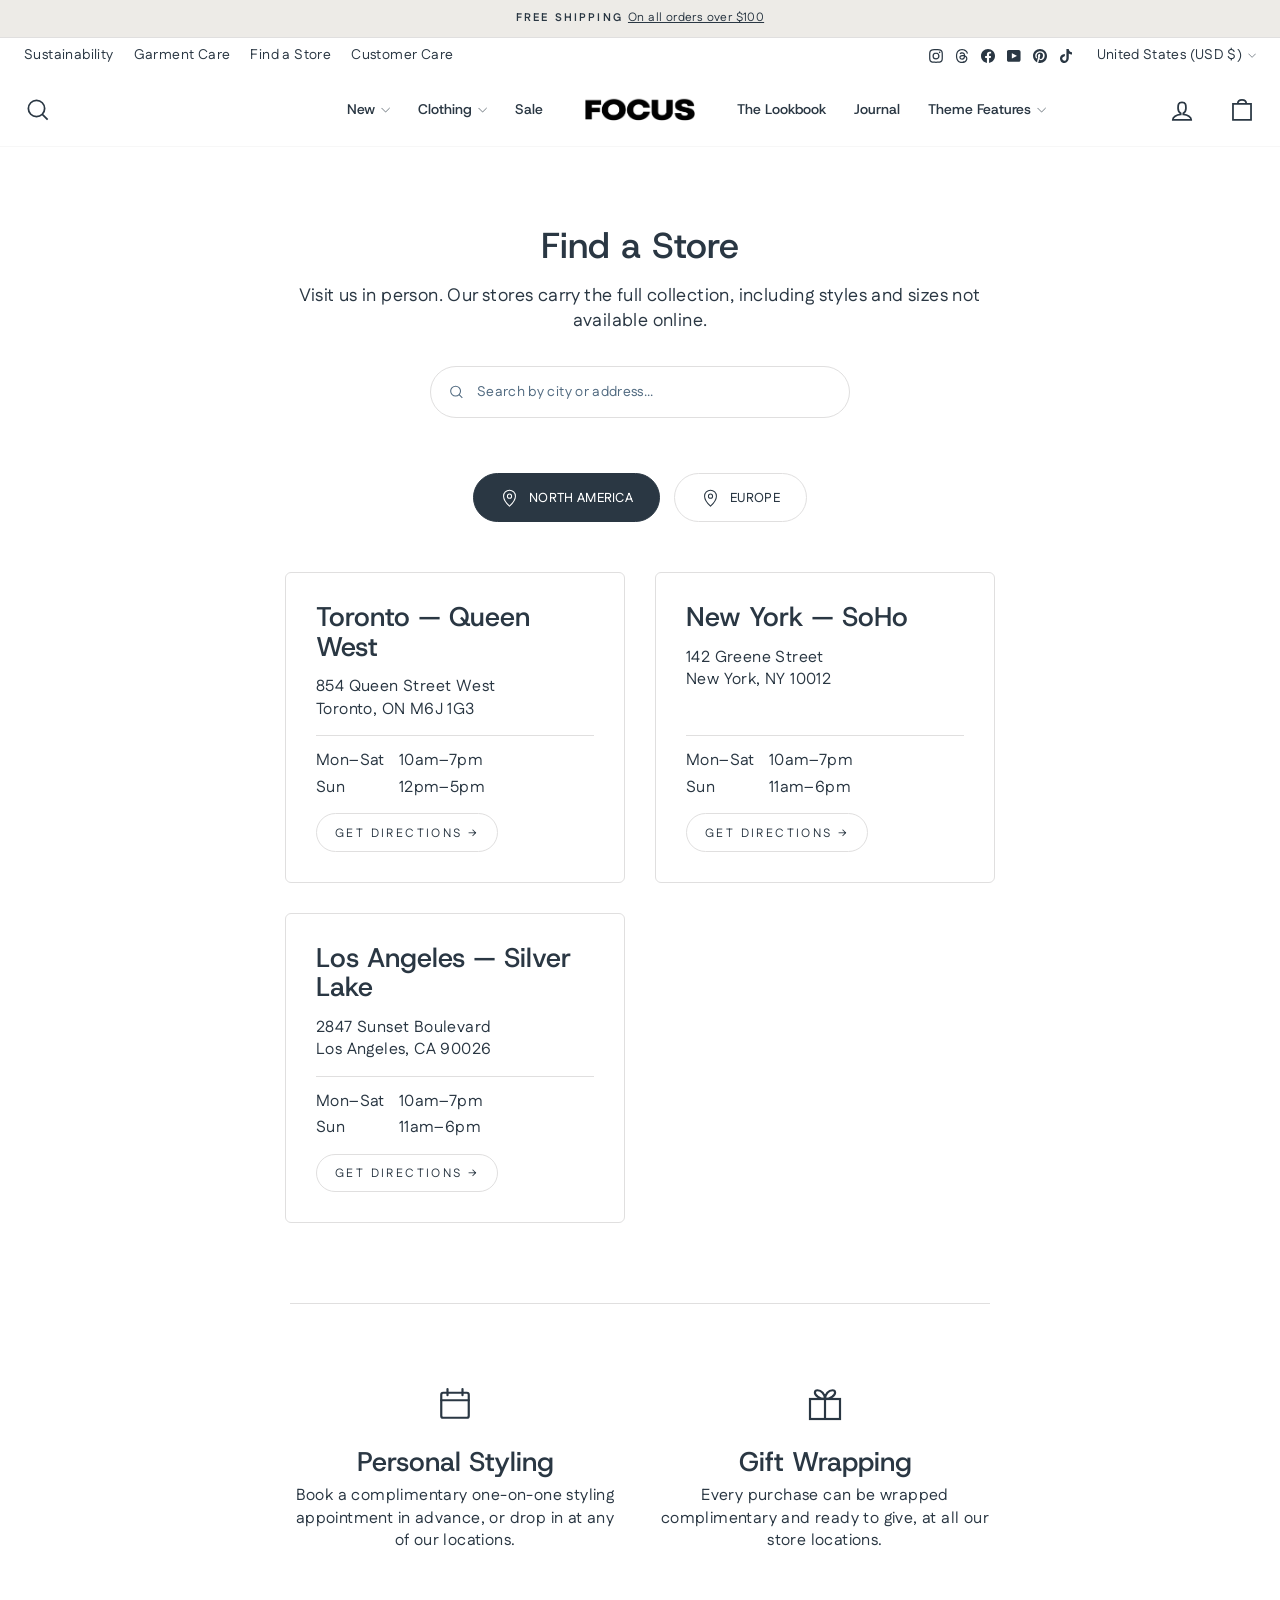
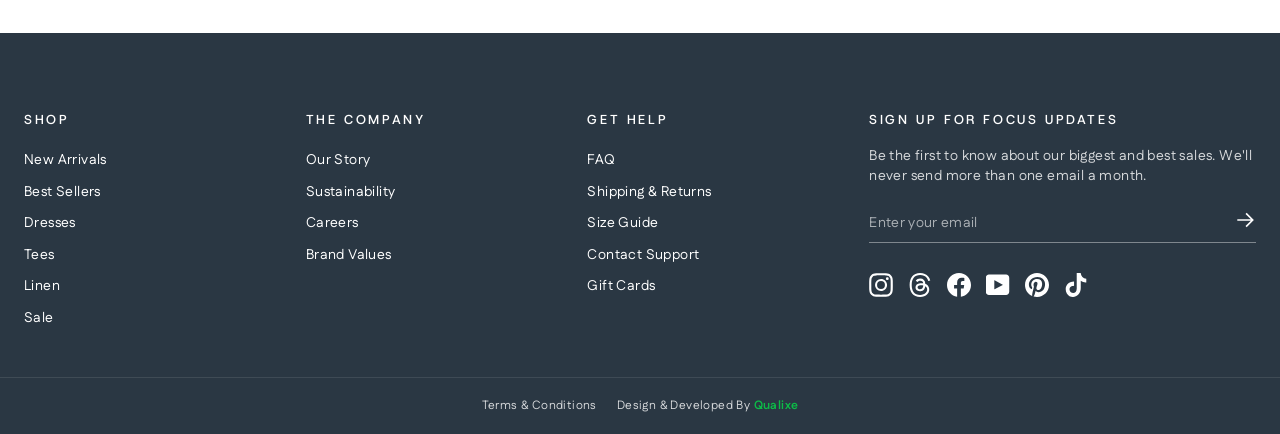
<file: find-store.html>
<!DOCTYPE html>
<html lang="en">

<head>
	<meta charset="UTF-8">
	<meta name="viewport" content="width=device-width, initial-scale=1.0">
	<title>Focus | Find Our Store</title>
	<!-- link css -->
	<link rel="stylesheet" href="./assets/css/swiper-bundle.min.css">
	<link rel="stylesheet" href="./assets/css/style.css">
</head>

<body>

	<!-- announcement bar start -->
	<div class="announcement-bar">
		<div class="announcement-bar__slide is-active">
			<span class="announcement-bar__text">Free shipping</span>
			<a href="#" class="announcement-bar__link">On all orders over $100</a>
		</div>
		<div class="announcement-bar__slide">
			<span class="announcement-bar__text">Hassle-free returns</span>
			<a href="#" class="announcement-bar__link">30-day postage paid returns</a>
		</div>
	</div>
	<!-- announcement bar end -->

	<header class="header header--solid" id="siteHeader">
		<!-- secondary toolbar (desktop only) -->
		<div class="header__toolbar">
			<div class="header__toolbar-inner container">
				<ul class="header__toolbar-links">
					<li><a href="sustainability.html">Sustainability</a></li>
					<li><a href="#">Garment Care</a></li>
					<li><a href="find-store.html">Find a Store</a></li>
					<li><a href="contact.html">Customer Care</a></li>
				</ul>
				<div class="header__toolbar-right">
					<div class="header__toolbar-social">
						<a href="#" aria-label="Instagram"><svg viewBox="0 0 32 32">
								<path
									d="M16 3.094c4.206 0 4.7.019 6.363.094 1.538.069 2.369.325 2.925.544.738.287 1.262.625 1.813 1.175s.894 1.075 1.175 1.813c.212.556.475 1.387.544 2.925.075 1.662.094 2.156.094 6.363s-.019 4.7-.094 6.363c-.069 1.538-.325 2.369-.544 2.925-.288.738-.625 1.262-1.175 1.813s-1.075.894-1.813 1.175c-.556.212-1.387.475-2.925.544-1.663.075-2.156.094-6.363.094s-4.7-.019-6.363-.094c-1.537-.069-2.369-.325-2.925-.544-.737-.288-1.263-.625-1.813-1.175s-.894-1.075-1.175-1.813c-.212-.556-.475-1.387-.544-2.925-.075-1.663-.094-2.156-.094-6.363s.019-4.7.094-6.363c.069-1.537.325-2.369.544-2.925.287-.737.625-1.263 1.175-1.813s1.075-.894 1.813-1.175c.556-.212 1.388-.475 2.925-.544 1.662-.081 2.156-.094 6.363-.094zm0-2.838c-4.275 0-4.813.019-6.494.094-1.675.075-2.819.344-3.819.731-1.037.4-1.913.944-2.788 1.819S1.486 4.656 1.08 5.688c-.387 1-.656 2.144-.731 3.825-.075 1.675-.094 2.213-.094 6.488s.019 4.813.094 6.494c.075 1.675.344 2.819.731 3.825.4 1.038.944 1.913 1.819 2.788s1.756 1.413 2.788 1.819c1 .387 2.144.656 3.825.731s2.213.094 6.494.094 4.813-.019 6.494-.094c1.675-.075 2.819-.344 3.825-.731 1.038-.4 1.913-.944 2.788-1.819s1.413-1.756 1.819-2.788c.387-1 .656-2.144.731-3.825s.094-2.212.094-6.494-.019-4.813-.094-6.494c-.075-1.675-.344-2.819-.731-3.825-.4-1.038-.944-1.913-1.819-2.788s-1.756-1.413-2.788-1.819c-1-.387-2.144-.656-3.825-.731C20.812.275 20.275.256 16 .256z" />
								<path
									d="M16 7.912a8.088 8.088 0 0 0 0 16.175c4.463 0 8.087-3.625 8.087-8.088s-3.625-8.088-8.088-8.088zm0 13.338a5.25 5.25 0 1 1 0-10.5 5.25 5.25 0 1 1 0 10.5zM26.294 7.594a1.887 1.887 0 1 1-3.774.002 1.887 1.887 0 0 1 3.774-.003z" />
							</svg></a>
						<a href="#" aria-label="Threads"><svg viewBox="0 0 20 20">
								<path
									d="M14.743 9.27a6.873 6.873 0 0 0-.262-.12c-.154-2.844-1.708-4.472-4.318-4.49h-.036c-1.56 0-2.859.667-3.658 1.88l1.435.984c.597-.905 1.534-1.098 2.224-1.098h.024c.86.005 1.508.255 1.927.742.306.355.51.845.611 1.464a10.98 10.98 0 0 0-2.467-.12c-2.48.144-4.076 1.59-3.969 3.602.054 1.02.563 1.897 1.43 2.47.735.485 1.68.722 2.663.668 1.298-.07 2.316-.566 3.026-1.471.54-.688.88-1.579 1.031-2.701.619.373 1.077.864 1.33 1.455.43 1.003.456 2.652-.89 3.997-1.18 1.178-2.596 1.688-4.738 1.703-2.376-.017-4.173-.78-5.342-2.264C3.67 14.58 3.105 12.57 3.084 10c.021-2.571.586-4.58 1.68-5.97 1.169-1.486 2.966-2.248 5.341-2.265 2.394.017 4.222.783 5.435 2.275.595.732 1.043 1.653 1.339 2.726l1.682-.45c-.358-1.32-.922-2.458-1.69-3.402C15.316 1.001 13.041.02 10.111 0H10.1C7.175.02 4.926 1.004 3.415 2.925c-1.344 1.709-2.037 4.087-2.06 7.068v.014c.023 2.98.716 5.359 2.06 7.068C4.926 18.995 7.175 19.98 10.1 20h.011c2.6-.018 4.433-.699 5.943-2.207 1.975-1.974 1.916-4.447 1.265-5.966-.467-1.089-1.358-1.973-2.576-2.557Zm-4.489 4.22c-1.087.062-2.217-.427-2.273-1.472-.041-.775.552-1.64 2.34-1.743.205-.012.406-.018.603-.018.65 0 1.257.063 1.81.184-.207 2.573-1.415 2.99-2.48 3.05Z" />
							</svg></a>
						<a href="#" aria-label="Facebook"><svg viewBox="0 0 14222 14222">
								<path
									d="M14222 7112c0 3549.352-2600.418 6491.344-6000 7024.72V9168h1657l315-2056H8222V5778c0-562 275-1111 1159-1111h897V2917s-814-139-1592-139c-1624 0-2686 984-2686 2767v1567H4194v2056h1806v4968.72C2600.418 13603.344 0 10661.352 0 7112 0 3184.703 3183.703 1 7111 1s7111 3183.703 7111 7111Zm-8222 7025c362 57 733 86 1111 86-377.945 0-749.003-29.485-1111-86.28Zm2222 0v-.28a7107.458 7107.458 0 0 1-167.717 24.267A7407.158 7407.158 0 0 0 8222 14137Zm-167.717 23.987C7745.664 14201.89 7430.797 14223 7111 14223c319.843 0 634.675-21.479 943.283-62.013Z" />
							</svg></a>
						<a href="#" aria-label="YouTube"><svg viewBox="0 0 21 20">
								<path
									d="M-.196 15.803q0 1.23.812 2.092t1.977.861h14.946q1.165 0 1.977-.861t.812-2.092V3.909q0-1.23-.82-2.116T17.539.907H2.593q-1.148 0-1.969.886t-.82 2.116v11.894zm7.465-2.149V6.058q0-.115.066-.18.049-.016.082-.016l.082.016 7.153 3.806q.066.066.066.164 0 .066-.066.131l-7.153 3.806q-.033.033-.066.033-.066 0-.098-.033-.066-.066-.066-.131z" />
							</svg></a>
						<a href="#" aria-label="Pinterest"><svg viewBox="0 0 256 256">
								<path
									d="M0 128.002c0 52.414 31.518 97.442 76.619 117.239-.36-8.938-.064-19.668 2.228-29.393 2.461-10.391 16.47-69.748 16.47-69.748s-4.089-8.173-4.089-20.252c0-18.969 10.994-33.136 24.686-33.136 11.643 0 17.268 8.745 17.268 19.217 0 11.704-7.465 29.211-11.304 45.426-3.207 13.578 6.808 24.653 20.203 24.653 24.252 0 40.586-31.149 40.586-68.055 0-28.054-18.895-49.052-53.262-49.052-38.828 0-63.017 28.956-63.017 61.3 0 11.152 3.288 19.016 8.438 25.106 2.368 2.797 2.697 3.922 1.84 7.134-.614 2.355-2.024 8.025-2.608 10.272-.852 3.242-3.479 4.401-6.409 3.204-17.884-7.301-26.213-26.886-26.213-48.902 0-36.361 30.666-79.961 91.482-79.961 48.87 0 81.035 35.364 81.035 73.325 0 50.213-27.916 87.726-69.066 87.726-13.819 0-26.818-7.47-31.271-15.955 0 0-7.431 29.492-9.005 35.187-2.714 9.869-8.026 19.733-12.883 27.421a127.897 127.897 0 0 0 36.277 5.249c70.684 0 127.996-57.309 127.996-128.005C256.001 57.309 198.689 0 128.005 0 57.314 0 0 57.309 0 128.002Z" />
							</svg></a>
						<a href="#" aria-label="TikTok"><svg viewBox="0 0 2859 3333">
								<path
									d="M2081 0c55 473 319 755 778 785v532c-266 26-499-61-770-225v995c0 1264-1378 1659-1932 753-356-583-138-1606 1004-1647v561c-87 14-180 36-265 65-254 86-398 247-358 531 77 544 1075 705 992-358V1h551z" />
							</svg></a>
					</div>
					<div class="header__currency">
						<button type="button" id="currencyToggle">
							United States (USD $)
							<svg class="chevron" viewBox="0 0 28 16" fill="none" xmlns="http://www.w3.org/2000/svg">
								<path d="m1.57 1.59 12.76 12.77L27.1 1.59" stroke-width="2" stroke="currentColor" fill="none" />
							</svg>
						</button>
						<ul class="header__currency-list" id="currencyList">
							<li><a href="#">United States (USD $)</a></li>
							<li><a href="#">Afghanistan (USD $)</a></li>
							<li><a href="#">Åland Islands (EUR &euro;)</a></li>
							<li><a href="#">Albania (USD $)</a></li>
							<li><a href="#">Algeria (USD $)</a></li>
							<li><a href="#">Andorra (EUR &euro;)</a></li>
							<li><a href="#">Angola (USD $)</a></li>
							<li><a href="#">Anguilla (USD $)</a></li>
							<li><a href="#">Antigua &amp; Barbuda (USD $)</a></li>
							<li><a href="#">Argentina (USD $)</a></li>
							<li><a href="#">Armenia (USD $)</a></li>
							<li><a href="#">Aruba (USD $)</a></li>
							<li><a href="#">Ascension Island (USD $)</a></li>
							<li><a href="#">Australia (AUD $)</a></li>
							<li><a href="#">Austria (EUR &euro;)</a></li>
						</ul>
					</div>
				</div>
			</div>
		</div>
		<!-- main header row -->
		<div class="header__main">
			<div class="header__main-inner container">
				<div class="header__side header__side--left">
					<button class="header__icon-btn header__search-btn only-desktop" id="searchToggle" aria-label="Search">
						<svg aria-hidden="true" focusable="false" role="presentation" class="icon icon-search" viewBox="0 0 64 64">
							<title>icon-search</title>
							<path d="M47.16 28.58A18.58 18.58 0 1 1 28.58 10a18.58 18.58 0 0 1 18.58 18.58ZM54 54 41.94 42"></path>
						</svg>
					</button>
					<button class="header__icon-btn header__menu-toggle only-mobile" id="menuToggle" aria-label="Site navigation">
						<svg class="icon icon-hamburger" viewBox="0 0 64 64" fill="none" xmlns="http://www.w3.org/2000/svg">
							<path d="M7 15h51M7 32h43M7 49h51" />
						</svg>
					</button>

					<nav class="header__nav only-desktop">
						<ul>
							<li class="header__nav-item has-megamenu">
								<details class="megamenu-details">
									<summary>New
										<svg class="chevron" viewBox="0 0 28 16" fill="none" xmlns="http://www.w3.org/2000/svg">
											<path d="m1.57 1.59 12.76 12.77L27.1 1.59" stroke-width="2" stroke="currentColor" fill="none" />
										</svg>
									</summary>
									<div class="megamenu">
										<div class="megamenu__inner container">
											<div class="megamenu__columns">
												<div class="megamenu__col">
													<a href="collections.html" class="megamenu__col-title">Featured</a>
													<a href="collections.html">All New</a>
													<a href="collections.html">New This Week</a>
													<a href="collections.html">Staff Picks</a>
													<a href="collections.html">Spring / Summer Edit</a>
												</div>
												<div class="megamenu__col">
													<span class="megamenu__col-title">Shop By Category</span>
													<a href="collections.html">New Dresses</a>
													<a href="collections.html">New Tops</a>
													<a href="collections.html">New Bottoms</a>
													<a href="collections.html">New Layers</a>
													<a href="collections.html">New Linen</a>
												</div>
												<div class="megamenu__col">
													<span class="megamenu__col-title">Shop By Occasion</span>
													<a href="collections.html">Everyday Essentials</a>
													<a href="collections.html">Workwear</a>
													<a href="collections.html">Weekend</a>
													<a href="collections.html">Vacation Ready</a>
													<a href="collections.html">Event Dressing</a>
												</div>
												<div class="megamenu__col">
													<span class="megamenu__col-title">Collections</span>
													<a href="collections.html">The Linen Edit</a>
													<a href="collections.html">Minimalist Staples</a>
													<a href="collections.html">Soft Tailoring</a>
													<a href="collections.html">Neutral Tones</a>
													<a href="collections.html">Monochrome Looks</a>
												</div>
											</div>
											<div class="megamenu__promos">
												<a href="collections.html" class="megamenu__promo">
													<img src="./assets/images/grid/grid-soft-neutrals.jpg" alt="Linen Favorites">
													<p class="megamenu__promo-title">Linen Favorites</p>
													<p class="megamenu__promo-text">Breathable, relaxed pieces for everyday wear</p>
												</a>
												<a href="collections.html" class="megamenu__promo">
													<img src="./assets/images/products/product-wren-coat.png" alt="The Wren Coat">
													<p class="megamenu__promo-title">New This Week</p>
													<span class="btn btn--sm">The Wren Coat</span>
												</a>
											</div>
										</div>
									</div>
								</details>
							</li>
							<li class="header__nav-item has-megamenu">
								<details class="megamenu-details">
									<summary>Clothing
										<svg class="chevron" viewBox="0 0 28 16" fill="none" xmlns="http://www.w3.org/2000/svg">
											<path d="m1.57 1.59 12.76 12.77L27.1 1.59" stroke-width="2" stroke="currentColor" fill="none" />
										</svg>
									</summary>
									<div class="megamenu">
										<div class="megamenu__inner container">
											<div class="megamenu__columns megamenu__columns--with-images">
												<div class="megamenu__col">
													<a href="collections.html"><img src="./assets/images/categories/category-tops.jpg" alt="Tops"
															class="megamenu__col-img"></a>
													<a href="collections.html" class="megamenu__col-title">Tops</a>
													<a href="collections.html">Tees</a>
													<a href="collections.html">Shirts</a>
													<a href="collections.html">Knit Tops</a>
												</div>
												<div class="megamenu__col">
													<a href="collections.html"><img src="./assets/images/categories/category-bottoms.jpg" alt="Bottoms"
															class="megamenu__col-img"></a>
													<a href="collections.html" class="megamenu__col-title">Bottoms</a>
													<a href="collections.html">Trousers</a>
													<a href="collections.html">Skirts</a>
													<a href="collections.html">Shorts</a>
												</div>
												<div class="megamenu__col">
													<a href="collections.html"><img src="./assets/images/categories/category-dresses.jpg" alt="Dresses"
															class="megamenu__col-img"></a>
													<a href="collections.html" class="megamenu__col-title">Dresses</a>
													<a href="collections.html">Casual Dresses</a>
													<a href="collections.html">Midi Dresses</a>
													<a href="collections.html">Occasional Dresses</a>
												</div>
												<div class="megamenu__col">
													<a href="collections.html"><img src="./assets/images/categories/category-layers.jpg" alt="Layers"
															class="megamenu__col-img"></a>
													<a href="collections.html" class="megamenu__col-title">Layers</a>
													<a href="collections.html">Blazers</a>
													<a href="collections.html">Jackets</a>
													<a href="collections.html">Cardigans</a>
													<a href="collections.html">Sweaters</a>
												</div>
												<div class="megamenu__col">
													<a href="collections.html"><img src="./assets/images/categories/category-linen.jpg" alt="Linen"
															class="megamenu__col-img"></a>
													<a href="collections.html" class="megamenu__col-title">Linen</a>
													<a href="collections.html">Linen Dresses</a>
													<a href="collections.html">Linen Shirts</a>
													<a href="collections.html">Linen Pants</a>
													<a href="collections.html">Linen Shorts</a>
													<a href="collections.html">Linen Layers</a>
												</div>
											</div>
										</div>
									</div>
								</details>
							</li>
							<li class="header__nav-item"><a href="collections.html">Sale</a></li>
						</ul>
					</nav>
				</div>

				<a href="./index.html" class="header__logo">
					<img src="./assets/images/logo/logo.png" alt="Focus" class="header__logo-img header__logo-img--dark">
					<img src="./assets/images/logo/logo-white.png" alt="Focus" class="header__logo-img header__logo-img--light">
				</a>

				<div class="header__side header__side--right">
					<nav class="header__nav only-desktop">
						<ul>
							<li class="header__nav-item"><a href="look-book.html">The Lookbook</a></li>
							<li class="header__nav-item"><a href="blogs.html">Journal</a></li>
							<li class="header__nav-item has-megamenu">
								<details class="megamenu-details">
									<summary>Theme Features
										<svg class="chevron" viewBox="0 0 28 16" fill="none" xmlns="http://www.w3.org/2000/svg">
											<path d="m1.57 1.59 12.76 12.77L27.1 1.59" stroke-width="2" stroke="currentColor" fill="none" />
										</svg>
									</summary>
									<div class="megamenu">
										<div class="megamenu__inner container">
											<div class="megamenu__columns megamenu__columns--narrow">
												<div class="megamenu__col">
													<span class="megamenu__col-title">Presets</span>
													<a href="#">Focus</a>
													<a href="#">Apothecary</a>
													<a href="#">Dune</a>
													<a href="#">Terrain</a>
												</div>
												<div class="megamenu__col">
													<span class="megamenu__col-title">Pages</span>
													<a href="products.html">Product Page</a>
													<a href="collections.html">Collection Page</a>
													<a href="#">Pre-order</a>
													<a href="#">Gift Card</a>
													<a href="find-store.html">Find a Store</a>
												</div>
											</div>
											<div class="megamenu__promos megamenu__promos--single">
												<a href="collections.html" class="megamenu__promo">
													<img src="./assets/images/hero/hero-main.jpg" alt="Focus Theme">
												</a>
											</div>
										</div>
									</div>
								</details>
							</li>
						</ul>
					</nav>
					<div class="header__icons">
						<button class="header__icon-btn header__search-btn only-mobile" id="searchToggleMobile" aria-label="Search">
							<svg aria-hidden="true" focusable="false" role="presentation" class="icon icon-search"
								viewBox="0 0 64 64">
								<title>icon-search</title>
								<path d="M47.16 28.58A18.58 18.58 0 1 1 28.58 10a18.58 18.58 0 0 1 18.58 18.58ZM54 54 41.94 42"></path>
							</svg>
						</button>
						<button class="header__icon-btn header__account-btn only-desktop" aria-label="Account">
							<svg class="icon icon-user" viewBox="0 0 64 64" fill="none" xmlns="http://www.w3.org/2000/svg">
								<path
									d="M35 39.84v-2.53c3.3-1.91 6-6.66 6-11.41 0-7.63 0-13.82-9-13.82s-9 6.19-9 13.82c0 4.75 2.7 9.51 6 11.41v2.53c-10.18.85-18 6-18 12.16h42c0-6.19-7.82-11.31-18-12.16Z" />
							</svg>
						</button>
						<button class="header__icon-btn header__cart-btn" id="cartToggle" aria-label="Cart">
							<svg class="icon icon-bag-minimal" viewBox="0 0 64 64" fill="none" xmlns="http://www.w3.org/2000/svg">
								<path d="M11.375 17.863h41.25v36.75h-41.25z" />
								<path d="M22.25 18c0-7.105 4.35-9 9.75-9s9.75 1.895 9.75 9" />
							</svg>
							<span class="header__cart-count"></span>
						</button>
					</div>
				</div>
			</div>
		</div>
		<!-- search bar dropdown -->
		<div class="header__search-bar" id="searchBar">
			<div class="header__search-bar-inner container">
				<input type="search" id="searchInput" placeholder="Search our store" aria-label="Search our store"
					autocomplete="off">
				<button id="searchClose" aria-label="Close search">
					<svg viewBox="0 0 20 20" fill="none" xmlns="http://www.w3.org/2000/svg">
						<path d="M4 4l12 12M16 4L4 16" stroke="currentColor" stroke-width="1.4" />
					</svg>
				</button>
			</div>

			<div class="search-results container" id="searchResults" hidden>
				<div class="search-results__inner">
					<div class="search-results__col search-results__col--left">
						<div class="search-results__group" id="searchSuggestionsGroup" hidden>
							<h4 class="search-results__heading">Suggestions</h4>
							<ul class="search-results__list" id="searchSuggestionsList"></ul>
						</div>
						<div class="search-results__group" id="searchPagesGroup" hidden>
							<h4 class="search-results__heading">Pages:</h4>
							<ul class="search-results__list" id="searchPagesList"></ul>
						</div>
						<div class="search-results__group" id="searchCollectionsGroup" hidden>
							<h4 class="search-results__heading">Collections:</h4>
							<ul class="search-results__list" id="searchCollectionsList"></ul>
						</div>
					</div>
					<div class="search-results__col search-results__col--right" id="searchProductsGroup" hidden>
						<h4 class="search-results__heading">Products</h4>
						<ul class="search-results__products" id="searchProductsList"></ul>
					</div>
				</div>
				<a href="#" class="search-results__view-more" id="searchViewMore" hidden>View more &rarr;</a>
				<p class="search-results__empty" id="searchEmpty" hidden></p>
			</div>
		</div>
	</header>
	<nav class="mobile-nav" id="mobileNav">
		<div class="mobile-nav__header">
			<img src="./assets/images/logo/logo.png" alt="Focus" class="mobile-nav__logo">
			<button class="mobile-nav__close" id="mobileNavClose" aria-label="Close menu">
				<svg viewBox="0 0 20 20" fill="none" xmlns="http://www.w3.org/2000/svg">
					<path d="M4 4l12 12M16 4L4 16" stroke="currentColor" stroke-width="1.4" />
				</svg>
			</button>
		</div>

		<ul class="mobile-nav__list">
			<li style="--i:0">
				<details class="mobile-nav__details">
					<summary>New
						<svg class="chevron" viewBox="0 0 28 16" fill="none" xmlns="http://www.w3.org/2000/svg">
							<path d="m1.57 1.59 12.76 12.77L27.1 1.59" stroke-width="2" stroke="currentColor" fill="none" />
						</svg>
					</summary>
					<ul class="mobile-nav__sublist">
						<li>
							<details class="mobile-nav__details mobile-nav__details--sub">
								<summary>Featured
									<svg class="chevron chevron--circle" viewBox="0 0 28 16" fill="none"
										xmlns="http://www.w3.org/2000/svg">
										<path d="m1.57 1.59 12.76 12.77L27.1 1.59" stroke-width="2" stroke="currentColor" fill="none" />
									</svg>
								</summary>
								<ul class="mobile-nav__grandchild">
									<li><a href="collections.html">All New</a></li>
									<li><a href="collections.html">New This Week</a></li>
									<li><a href="collections.html">Staff Picks</a></li>
									<li><a href="collections.html">Spring / Summer Edit</a></li>
								</ul>
							</details>
						</li>
						<li>
							<details class="mobile-nav__details mobile-nav__details--sub">
								<summary>Shop By Category
									<svg class="chevron chevron--circle" viewBox="0 0 28 16" fill="none"
										xmlns="http://www.w3.org/2000/svg">
										<path d="m1.57 1.59 12.76 12.77L27.1 1.59" stroke-width="2" stroke="currentColor" fill="none" />
									</svg>
								</summary>
								<ul class="mobile-nav__grandchild">
									<li><a href="collections.html">New Dresses</a></li>
									<li><a href="collections.html">New Tops</a></li>
									<li><a href="collections.html">New Bottoms</a></li>
									<li><a href="collections.html">New Layers</a></li>
									<li><a href="collections.html">New Linen</a></li>
								</ul>
							</details>
						</li>
						<li>
							<details class="mobile-nav__details mobile-nav__details--sub">
								<summary>Shop By Occasion
									<svg class="chevron chevron--circle" viewBox="0 0 28 16" fill="none"
										xmlns="http://www.w3.org/2000/svg">
										<path d="m1.57 1.59 12.76 12.77L27.1 1.59" stroke-width="2" stroke="currentColor" fill="none" />
									</svg>
								</summary>
								<ul class="mobile-nav__grandchild">
									<li><a href="collections.html">Everyday Essentials</a></li>
									<li><a href="collections.html">Workwear</a></li>
									<li><a href="collections.html">Weekend</a></li>
									<li><a href="collections.html">Vacation Ready</a></li>
									<li><a href="collections.html">Event Dressing</a></li>
								</ul>
							</details>
						</li>
						<li>
							<details class="mobile-nav__details mobile-nav__details--sub">
								<summary>Collections
									<svg class="chevron chevron--circle" viewBox="0 0 28 16" fill="none"
										xmlns="http://www.w3.org/2000/svg">
										<path d="m1.57 1.59 12.76 12.77L27.1 1.59" stroke-width="2" stroke="currentColor" fill="none" />
									</svg>
								</summary>
								<ul class="mobile-nav__grandchild">
									<li><a href="collections.html">The Linen Edit</a></li>
									<li><a href="collections.html">Minimalist Staples</a></li>
									<li><a href="collections.html">Soft Tailoring</a></li>
									<li><a href="collections.html">Neutral Tones</a></li>
									<li><a href="collections.html">Monochrome Looks</a></li>
								</ul>
							</details>
						</li>
					</ul>
				</details>
			</li>

			<li style="--i:1">
				<details class="mobile-nav__details">
					<summary>Clothing
						<svg class="chevron" viewBox="0 0 28 16" fill="none" xmlns="http://www.w3.org/2000/svg">
							<path d="m1.57 1.59 12.76 12.77L27.1 1.59" stroke-width="2" stroke="currentColor" fill="none" />
						</svg>
					</summary>
					<ul class="mobile-nav__sublist">
						<li>
							<details class="mobile-nav__details mobile-nav__details--sub">
								<summary>Tops
									<svg class="chevron chevron--circle" viewBox="0 0 28 16" fill="none"
										xmlns="http://www.w3.org/2000/svg">
										<path d="m1.57 1.59 12.76 12.77L27.1 1.59" stroke-width="2" stroke="currentColor" fill="none" />
									</svg>
								</summary>
								<ul class="mobile-nav__grandchild">
									<li><a href="collections.html">Tees</a></li>
									<li><a href="collections.html">Shirts</a></li>
									<li><a href="collections.html">Knit Tops</a></li>
								</ul>
							</details>
						</li>
						<li>
							<details class="mobile-nav__details mobile-nav__details--sub">
								<summary>Bottoms
									<svg class="chevron chevron--circle" viewBox="0 0 28 16" fill="none"
										xmlns="http://www.w3.org/2000/svg">
										<path d="m1.57 1.59 12.76 12.77L27.1 1.59" stroke-width="2" stroke="currentColor" fill="none" />
									</svg>
								</summary>
								<ul class="mobile-nav__grandchild">
									<li><a href="collections.html">Trousers</a></li>
									<li><a href="collections.html">Skirts</a></li>
									<li><a href="collections.html">Shorts</a></li>
								</ul>
							</details>
						</li>
						<li>
							<details class="mobile-nav__details mobile-nav__details--sub">
								<summary>Dresses
									<svg class="chevron chevron--circle" viewBox="0 0 28 16" fill="none"
										xmlns="http://www.w3.org/2000/svg">
										<path d="m1.57 1.59 12.76 12.77L27.1 1.59" stroke-width="2" stroke="currentColor" fill="none" />
									</svg>
								</summary>
								<ul class="mobile-nav__grandchild">
									<li><a href="collections.html">Casual Dresses</a></li>
									<li><a href="collections.html">Midi Dresses</a></li>
									<li><a href="collections.html">Occasional Dresses</a></li>
								</ul>
							</details>
						</li>
						<li>
							<details class="mobile-nav__details mobile-nav__details--sub">
								<summary>Layers
									<svg class="chevron chevron--circle" viewBox="0 0 28 16" fill="none"
										xmlns="http://www.w3.org/2000/svg">
										<path d="m1.57 1.59 12.76 12.77L27.1 1.59" stroke-width="2" stroke="currentColor" fill="none" />
									</svg>
								</summary>
								<ul class="mobile-nav__grandchild">
									<li><a href="collections.html">Blazers</a></li>
									<li><a href="collections.html">Jackets</a></li>
									<li><a href="collections.html">Cardigans</a></li>
									<li><a href="collections.html">Sweaters</a></li>
								</ul>
							</details>
						</li>
						<li>
							<details class="mobile-nav__details mobile-nav__details--sub">
								<summary>Linen
									<svg class="chevron chevron--circle" viewBox="0 0 28 16" fill="none"
										xmlns="http://www.w3.org/2000/svg">
										<path d="m1.57 1.59 12.76 12.77L27.1 1.59" stroke-width="2" stroke="currentColor" fill="none" />
									</svg>
								</summary>
								<ul class="mobile-nav__grandchild">
									<li><a href="collections.html">Linen Dresses</a></li>
									<li><a href="collections.html">Linen Shirts</a></li>
									<li><a href="collections.html">Linen Pants</a></li>
									<li><a href="collections.html">Linen Shorts</a></li>
									<li><a href="collections.html">Linen Layers</a></li>
								</ul>
							</details>
						</li>
					</ul>
				</details>
			</li>

			<li style="--i:2"><a href="collections.html" class="mobile-nav__toplevel-link">Sale</a></li>
			<li style="--i:3"><a href="look-book.html" class="mobile-nav__toplevel-link">The Lookbook</a></li>
			<li style="--i:4"><a href="blogs.html" class="mobile-nav__toplevel-link">Journal</a></li>

			<li style="--i:5">
				<details class="mobile-nav__details">
					<summary>Theme Features
						<svg class="chevron" viewBox="0 0 28 16" fill="none" xmlns="http://www.w3.org/2000/svg">
							<path d="m1.57 1.59 12.76 12.77L27.1 1.59" stroke-width="2" stroke="currentColor" fill="none" />
						</svg>
					</summary>
					<ul class="mobile-nav__sublist">
						<li>
							<details class="mobile-nav__details mobile-nav__details--sub">
								<summary>Presets
									<svg class="chevron chevron--circle" viewBox="0 0 28 16" fill="none"
										xmlns="http://www.w3.org/2000/svg">
										<path d="m1.57 1.59 12.76 12.77L27.1 1.59" stroke-width="2" stroke="currentColor" fill="none" />
									</svg>
								</summary>
								<ul class="mobile-nav__grandchild">
									<li><a href="#">Focus</a></li>
									<li><a href="#">Apothecary</a></li>
									<li><a href="#">Dune</a></li>
									<li><a href="#">Terrain</a></li>
								</ul>
							</details>
						</li>
						<li>
							<details class="mobile-nav__details mobile-nav__details--sub">
								<summary>Pages
									<svg class="chevron chevron--circle" viewBox="0 0 28 16" fill="none"
										xmlns="http://www.w3.org/2000/svg">
										<path d="m1.57 1.59 12.76 12.77L27.1 1.59" stroke-width="2" stroke="currentColor" fill="none" />
									</svg>
								</summary>
								<ul class="mobile-nav__grandchild">
									<li><a href="products.html">Product Page</a></li>
									<li><a href="collections.html">Collection Page</a></li>
									<li><a href="#">Pre-order</a></li>
									<li><a href="#">Gift Card</a></li>
									<li><a href="find-store.html">Find a Store</a></li>
								</ul>
							</details>
						</li>
					</ul>
				</details>
			</li>

			<li style="--i:6">
				<a href="#" class="mobile-nav__login">
					<svg viewBox="0 0 64 64">
						<path
							d="M35 39.84v-2.53c3.3-1.91 6-6.66 6-11.41 0-7.63 0-13.82-9-13.82s-9 6.19-9 13.82c0 4.75 2.7 9.51 6 11.41v2.53c-10.18.85-18 6-18 12.16h42c0-6.19-7.82-11.31-18-12.16Z" />
					</svg>
					Log in
				</a>
			</li>

			<li style="--i:7" class="mobile-nav__toolbar-grid">
				<a href="sustainability.html">Sustainability</a>
				<a href="#">Garment Care</a>
				<a href="find-store.html">Find a Store</a>
				<a href="contact.html">Customer Care</a>
			</li>
		</ul>

		<div class="mobile-nav__social" style="--i:8">
			<a href="#" aria-label="Instagram"><svg viewBox="0 0 32 32">
					<path
						d="M16 3.094c4.206 0 4.7.019 6.363.094 1.538.069 2.369.325 2.925.544.738.287 1.262.625 1.813 1.175s.894 1.075 1.175 1.813c.212.556.475 1.387.544 2.925.075 1.662.094 2.156.094 6.363s-.019 4.7-.094 6.363c-.069 1.538-.325 2.369-.544 2.925-.288.738-.625 1.262-1.175 1.813s-1.075.894-1.813 1.175c-.556.212-1.387.475-2.925.544-1.663.075-2.156.094-6.363.094s-4.7-.019-6.363-.094c-1.537-.069-2.369-.325-2.925-.544-.737-.288-1.263-.625-1.813-1.175s-.894-1.075-1.175-1.813c-.212-.556-.475-1.387-.544-2.925-.075-1.663-.094-2.156-.094-6.363s.019-4.7.094-6.363c.069-1.537.325-2.369.544-2.925.287-.737.625-1.263 1.175-1.813s1.075-.894 1.813-1.175c.556-.212 1.388-.475 2.925-.544 1.662-.081 2.156-.094 6.363-.094zm0-2.838c-4.275 0-4.813.019-6.494.094-1.675.075-2.819.344-3.819.731-1.037.4-1.913.944-2.788 1.819S1.486 4.656 1.08 5.688c-.387 1-.656 2.144-.731 3.825-.075 1.675-.094 2.213-.094 6.488s.019 4.813.094 6.494c.075 1.675.344 2.819.731 3.825.4 1.038.944 1.913 1.819 2.788s1.756 1.413 2.788 1.819c1 .387 2.144.656 3.825.731s2.213.094 6.494.094 4.813-.019 6.494-.094c1.675-.075 2.819-.344 3.825-.731 1.038-.4 1.913-.944 2.788-1.819s1.413-1.756 1.819-2.788c.387-1 .656-2.144.731-3.825s.094-2.212.094-6.494-.019-4.813-.094-6.494c-.075-1.675-.344-2.819-.731-3.825-.4-1.038-.944-1.913-1.819-2.788s-1.756-1.413-2.788-1.819c-1-.387-2.144-.656-3.825-.731C20.812.275 20.275.256 16 .256z" />
					<path
						d="M16 7.912a8.088 8.088 0 0 0 0 16.175c4.463 0 8.087-3.625 8.087-8.088s-3.625-8.088-8.088-8.088zm0 13.338a5.25 5.25 0 1 1 0-10.5 5.25 5.25 0 1 1 0 10.5zM26.294 7.594a1.887 1.887 0 1 1-3.774.002 1.887 1.887 0 0 1 3.774-.003z" />
				</svg></a>
			<a href="#" aria-label="Facebook"><svg viewBox="0 0 14222 14222">
					<path
						d="M14222 7112c0 3549.352-2600.418 6491.344-6000 7024.72V9168h1657l315-2056H8222V5778c0-562 275-1111 1159-1111h897V2917s-814-139-1592-139c-1624 0-2686 984-2686 2767v1567H4194v2056h1806v4968.72C2600.418 13603.344 0 10661.352 0 7112 0 3184.703 3183.703 1 7111 1s7111 3183.703 7111 7111Zm-8222 7025c362 57 733 86 1111 86-377.945 0-749.003-29.485-1111-86.28Zm2222 0v-.28a7107.458 7107.458 0 0 1-167.717 24.267A7407.158 7407.158 0 0 0 8222 14137Zm-167.717 23.987C7745.664 14201.89 7430.797 14223 7111 14223c319.843 0 634.675-21.479 943.283-62.013Z" />
				</svg></a>
			<a href="#" aria-label="YouTube"><svg viewBox="0 0 21 20">
					<path
						d="M-.196 15.803q0 1.23.812 2.092t1.977.861h14.946q1.165 0 1.977-.861t.812-2.092V3.909q0-1.23-.82-2.116T17.539.907H2.593q-1.148 0-1.969.886t-.82 2.116v11.894zm7.465-2.149V6.058q0-.115.066-.18.049-.016.082-.016l.082.016 7.153 3.806q.066.066.066.164 0 .066-.066.131l-7.153 3.806q-.033.033-.066.033-.066 0-.098-.033-.066-.066-.066-.131z" />
				</svg></a>
			<a href="#" aria-label="Pinterest"><svg viewBox="0 0 256 256">
					<path
						d="M0 128.002c0 52.414 31.518 97.442 76.619 117.239-.36-8.938-.064-19.668 2.228-29.393 2.461-10.391 16.47-69.748 16.47-69.748s-4.089-8.173-4.089-20.252c0-18.969 10.994-33.136 24.686-33.136 11.643 0 17.268 8.745 17.268 19.217 0 11.704-7.465 29.211-11.304 45.426-3.207 13.578 6.808 24.653 20.203 24.653 24.252 0 40.586-31.149 40.586-68.055 0-28.054-18.895-49.052-53.262-49.052-38.828 0-63.017 28.956-63.017 61.3 0 11.152 3.288 19.016 8.438 25.106 2.368 2.797 2.697 3.922 1.84 7.134-.614 2.355-2.024 8.025-2.608 10.272-.852 3.242-3.479 4.401-6.409 3.204-17.884-7.301-26.213-26.886-26.213-48.902 0-36.361 30.666-79.961 91.482-79.961 48.87 0 81.035 35.364 81.035 73.325 0 50.213-27.916 87.726-69.066 87.726-13.819 0-26.818-7.47-31.271-15.955 0 0-7.431 29.492-9.005 35.187-2.714 9.869-8.026 19.733-12.883 27.421a127.897 127.897 0 0 0 36.277 5.249c70.684 0 127.996-57.309 127.996-128.005C256.001 57.309 198.689 0 128.005 0 57.314 0 0 57.309 0 128.002Z" />
				</svg></a>
			<a href="#" aria-label="TikTok"><svg viewBox="0 0 2859 3333">
					<path
						d="M2081 0c55 473 319 755 778 785v532c-266 26-499-61-770-225v995c0 1264-1378 1659-1932 753-356-583-138-1606 1004-1647v561c-87 14-180 36-265 65-254 86-398 247-358 531 77 544 1075 705 992-358V1h551z" />
				</svg></a>
		</div>
	</nav>
	<!-- cart drawer -->
	<div class="cart-drawer" id="cartDrawer">
		<div class="cart-drawer__header">
			<h2>Cart</h2>
			<button class="cart-drawer__close" id="cartClose" aria-label="Close cart">
				<svg viewBox="0 0 20 20" fill="none" xmlns="http://www.w3.org/2000/svg">
					<path d="M4 4l12 12M16 4L4 16" stroke="currentColor" stroke-width="1.4" />
				</svg>
			</button>
		</div>

		<div class="cart-drawer__body">
			<div class="cart-drawer__empty" id="cartEmpty">
				<p>Your cart is currently empty.</p>
				<a href="./index.html" class="btn">Continue shopping</a>
			</div>

			<div class="cart-drawer__items" id="cartItems"></div>
		</div>

		<div class="cart-drawer__footer" id="cartFooter" hidden>
			<div class="cart-drawer__row">
				<span>Subtotal</span>
				<span id="cartSubtotal">$0</span>
			</div>
			<p class="cart-drawer__shipping-note">Shipping, taxes, and discount codes calculated at checkout.</p>
			<label class="cart-drawer__terms">
				<input type="checkbox" id="cartTerms">
				I agree with the <a href="terms.html">terms and conditions</a>
			</label>
			<button type="button" class="btn cart-drawer__checkout" id="cartCheckout">Check out</button>
		</div>
	</div>

	<!-- shared drawer overlay backdrop -->
	<div class="nav-overlay" id="navOverlay"></div>

	<main>

		<!-- store page start -->
		<section class="store-page">
			<div class="store-page__inner">

				<div class="store-page__intro reveal">
					<h1>Find a Store</h1>
					<p>Visit us in person. Our stores carry the full collection, including styles and sizes not
						available online.</p>

					<div class="store-page__search">
						<svg class="store-page__search-icon" viewBox="0 0 64 64" fill="none" xmlns="http://www.w3.org/2000/svg">
							<path d="M47.16 28.58A18.58 18.58 0 1 1 28.58 10a18.58 18.58 0 0 1 18.58 18.58ZM54 54 41.94 42"
								stroke="currentColor" stroke-width="4"></path>
						</svg>
						<input type="search" id="storeSearch" placeholder="Search by city or address..." aria-label="Search stores">
					</div>
				</div>

				<div class="store-page__tabs reveal" id="storeTabs">
					<button type="button" class="store-page__tab is-active" data-tab="storeNA">
						<svg viewBox="0 0 64 64" fill="none" xmlns="http://www.w3.org/2000/svg">
							<path d="M32 58S12 38.5 12 24a20 20 0 1 1 40 0c0 14.5-20 34-20 34Z" stroke="currentColor"
								stroke-width="3.5" stroke-linejoin="round"></path>
							<circle cx="32" cy="24" r="7" stroke="currentColor" stroke-width="3.5"></circle>
						</svg>
						North America
					</button>
					<button type="button" class="store-page__tab" data-tab="storeEU">
						<svg viewBox="0 0 64 64" fill="none" xmlns="http://www.w3.org/2000/svg">
							<path d="M32 58S12 38.5 12 24a20 20 0 1 1 40 0c0 14.5-20 34-20 34Z" stroke="currentColor"
								stroke-width="3.5" stroke-linejoin="round"></path>
							<circle cx="32" cy="24" r="7" stroke="currentColor" stroke-width="3.5"></circle>
						</svg>
						Europe
					</button>
				</div>

				<div class="store-page__panels" id="storePanels">

					<div class="store-page__panel" id="storeNA">
						<div class="store-page__grid">
							<div class="store-page__card">
								<span class="store-page__card-tag">North America</span>
								<h2 class="store-page__card-city">Toronto — Queen West</h2>
								<p class="store-page__card-address">854 Queen Street West<br>Toronto, ON M6J 1G3</p>
								<div class="store-page__card-hours">
									<span>Mon–Sat</span><span>10am–7pm</span>
									<span>Sun</span><span>12pm–5pm</span>
								</div>
								<a href="https://www.google.com/maps/search/?api=1&query=854+Queen+Street+West%2C+Toronto%2C+ON+M6J+1G3"
									target="_blank" rel="noopener noreferrer" class="store-page__card-link">Get Directions &rarr;</a>
							</div>
							<div class="store-page__card">
								<span class="store-page__card-tag">North America</span>
								<h2 class="store-page__card-city">New York — SoHo</h2>
								<p class="store-page__card-address">142 Greene Street<br>New York, NY 10012</p>
								<div class="store-page__card-hours">
									<span>Mon–Sat</span><span>10am–7pm</span>
									<span>Sun</span><span>11am–6pm</span>
								</div>
								<a href="https://www.google.com/maps/search/?api=1&query=142+Greene+Street%2C+SoHo%2C+New+York%2C+NY+10012"
									target="_blank" rel="noopener noreferrer" class="store-page__card-link">Get Directions &rarr;</a>
							</div>
							<div class="store-page__card">
								<span class="store-page__card-tag">North America</span>
								<h2 class="store-page__card-city">Los Angeles — Silver Lake</h2>
								<p class="store-page__card-address">2847 Sunset Boulevard<br>Los Angeles, CA 90026</p>
								<div class="store-page__card-hours">
									<span>Mon–Sat</span><span>10am–7pm</span>
									<span>Sun</span><span>11am–6pm</span>
								</div>
								<a href="https://www.google.com/maps/search/?api=1&query=2847+Sunset+Boulevard%2C+Los+Angeles%2C+CA+90026"
									target="_blank" rel="noopener noreferrer" class="store-page__card-link">Get Directions &rarr;</a>
							</div>
						</div>
					</div>

					<div class="store-page__panel" id="storeEU" hidden>
						<div class="store-page__grid">
							<div class="store-page__card">
								<span class="store-page__card-tag">Europe</span>
								<h2 class="store-page__card-city">London — Marylebone</h2>
								<p class="store-page__card-address">34 Chiltern Street<br>London W1U 7QH</p>
								<div class="store-page__card-hours">
									<span>Mon–Sat</span><span>10am–6:30pm</span>
									<span>Sun</span><span>12pm–5pm</span>
								</div>
								<a href="https://www.google.com/maps/search/?api=1&query=34+Chiltern+Street%2C+London+W1U+7QH"
									target="_blank" rel="noopener noreferrer" class="store-page__card-link">Get Directions &rarr;</a>
							</div>
						</div>
					</div>

					<p class="store-page__no-results" id="storeNoResults" hidden>No stores match your search. Try a
						different city, or <a href="contact.html">reach out to our team</a>.</p>

				</div>

				<div class="store-page__services reveal">
					<div class="store-page__service">
						<svg viewBox="0 0 64 64" fill="none" xmlns="http://www.w3.org/2000/svg">
							<rect x="10" y="14" width="44" height="40" rx="3" stroke="currentColor" stroke-width="3.5"></rect>
							<path d="M10 26h44M20 8v10M44 8v10" stroke="currentColor" stroke-width="3.5" stroke-linecap="round"></path>
						</svg>
						<h3>Personal Styling</h3>
						<p>Book a complimentary one-on-one styling appointment in advance, or drop in at any of our
							locations.</p>
					</div>
					<div class="store-page__service">
						<svg viewBox="0 0 64 64" fill="none" xmlns="http://www.w3.org/2000/svg">
							<rect x="8" y="24" width="48" height="32" stroke="currentColor" stroke-width="3.5"></rect>
							<path d="M8 24h48M32 24v32" stroke="currentColor" stroke-width="3.5"></path>
							<path
								d="M32 24c0-8-6-14-12-14-5 0-6 6 0 10 4 3 8 4 12 4Zm0 0c0-8 6-14 12-14 5 0 6 6 0 10-4 3-8 4-12 4Z"
								stroke="currentColor" stroke-width="3.5" stroke-linejoin="round"></path>
						</svg>
						<h3>Gift Wrapping</h3>
						<p>Every purchase can be wrapped complimentary and ready to give, at all our store
							locations.</p>
					</div>
				</div>

			</div>
		</section>
		<!-- store page end -->

	</main>

	<!-- footer start -->
	<footer class="footer">
		<div class="footer__top container">
			<div class="footer__col">
				<details class="footer__accordion" open>
					<summary class="footer__col-heading">Shop
						<svg class="chevron footer__accordion-chevron" viewBox="0 0 28 16" fill="none"
							xmlns="http://www.w3.org/2000/svg">
							<path d="m1.57 1.59 12.76 12.77L27.1 1.59" stroke-width="2" stroke="currentColor" fill="none" />
						</svg>
					</summary>
					<ul class="footer__accordion-content">
						<li><a href="collections.html">New Arrivals</a></li>
						<li><a href="collections.html">Best Sellers</a></li>
						<li><a href="collections.html">Dresses</a></li>
						<li><a href="collections.html">Tees</a></li>
						<li><a href="collections.html">Linen</a></li>
						<li><a href="collections.html">Sale</a></li>
					</ul>
				</details>
			</div>
			<div class="footer__col">
				<details class="footer__accordion" open>
					<summary class="footer__col-heading">The Company
						<svg class="chevron footer__accordion-chevron" viewBox="0 0 28 16" fill="none"
							xmlns="http://www.w3.org/2000/svg">
							<path d="m1.57 1.59 12.76 12.77L27.1 1.59" stroke-width="2" stroke="currentColor" fill="none" />
						</svg>
					</summary>
					<ul class="footer__accordion-content">
						<li><a href="about.html">Our Story</a></li>
						<li><a href="sustainability.html">Sustainability</a></li>
						<li><a href="career.html">Careers</a></li>
						<li><a href="#">Brand Values</a></li>
					</ul>
				</details>
			</div>
			<div class="footer__col">
				<details class="footer__accordion" open>
					<summary class="footer__col-heading">Get Help
						<svg class="chevron footer__accordion-chevron" viewBox="0 0 28 16" fill="none"
							xmlns="http://www.w3.org/2000/svg">
							<path d="m1.57 1.59 12.76 12.77L27.1 1.59" stroke-width="2" stroke="currentColor" fill="none" />
						</svg>
					</summary>
					<ul class="footer__accordion-content">
						<li><a href="faq.html">FAQ</a></li>
						<li><a href="policy.html">Shipping &amp; Returns</a></li>
						<li><a href="faq.html">Size Guide</a></li>
						<li><a href="contact.html">Contact Support</a></li>
						<li><a href="#">Gift Cards</a></li>
					</ul>
				</details>
			</div>
			<div class="footer__col footer__newsletter">
				<details class="footer__accordion" open>
					<summary class="footer__col-heading">Sign up for Focus updates
						<svg class="chevron footer__accordion-chevron" viewBox="0 0 28 16" fill="none"
							xmlns="http://www.w3.org/2000/svg">
							<path d="m1.57 1.59 12.76 12.77L27.1 1.59" stroke-width="2" stroke="currentColor" fill="none" />
						</svg>
					</summary>
					<div class="footer__accordion-content footer__newsletter-content">
						<p>Be the first to know about our biggest and best sales. We'll never send more than one email a month.</p>
						<form class="footer__newsletter-form" onsubmit="return false;">
							<input type="email" placeholder="Enter your email" required>
							<button type="submit" aria-label="Subscribe">
								<svg viewBox="0 0 20 20" fill="none" xmlns="http://www.w3.org/2000/svg">
									<path d="M3 10h14M11 4l6 6-6 6" stroke="currentColor" stroke-width="1.5" />
								</svg>
							</button>
						</form>
						<div class="footer__socials">
							<a href="#" aria-label="Instagram"><svg viewBox="0 0 32 32">
									<path
										d="M16 3.094c4.206 0 4.7.019 6.363.094 1.538.069 2.369.325 2.925.544.738.287 1.262.625 1.813 1.175s.894 1.075 1.175 1.813c.212.556.475 1.387.544 2.925.075 1.662.094 2.156.094 6.363s-.019 4.7-.094 6.363c-.069 1.538-.325 2.369-.544 2.925-.288.738-.625 1.262-1.175 1.813s-1.075.894-1.813 1.175c-.556.212-1.387.475-2.925.544-1.663.075-2.156.094-6.363.094s-4.7-.019-6.363-.094c-1.537-.069-2.369-.325-2.925-.544-.737-.288-1.263-.625-1.813-1.175s-.894-1.075-1.175-1.813c-.212-.556-.475-1.387-.544-2.925-.075-1.663-.094-2.156-.094-6.363s.019-4.7.094-6.363c.069-1.537.325-2.369.544-2.925.287-.737.625-1.263 1.175-1.813s1.075-.894 1.813-1.175c.556-.212 1.388-.475 2.925-.544 1.662-.081 2.156-.094 6.363-.094zm0-2.838c-4.275 0-4.813.019-6.494.094-1.675.075-2.819.344-3.819.731-1.037.4-1.913.944-2.788 1.819S1.486 4.656 1.08 5.688c-.387 1-.656 2.144-.731 3.825-.075 1.675-.094 2.213-.094 6.488s.019 4.813.094 6.494c.075 1.675.344 2.819.731 3.825.4 1.038.944 1.913 1.819 2.788s1.756 1.413 2.788 1.819c1 .387 2.144.656 3.825.731s2.213.094 6.494.094 4.813-.019 6.494-.094c1.675-.075 2.819-.344 3.825-.731 1.038-.4 1.913-.944 2.788-1.819s1.413-1.756 1.819-2.788c.387-1 .656-2.144.731-3.825s.094-2.212.094-6.494-.019-4.813-.094-6.494c-.075-1.675-.344-2.819-.731-3.825-.4-1.038-.944-1.913-1.819-2.788s-1.756-1.413-2.788-1.819c-1-.387-2.144-.656-3.825-.731C20.812.275 20.275.256 16 .256z" />
									<path
										d="M16 7.912a8.088 8.088 0 0 0 0 16.175c4.463 0 8.087-3.625 8.087-8.088s-3.625-8.088-8.088-8.088zm0 13.338a5.25 5.25 0 1 1 0-10.5 5.25 5.25 0 1 1 0 10.5zM26.294 7.594a1.887 1.887 0 1 1-3.774.002 1.887 1.887 0 0 1 3.774-.003z" />
								</svg></a>
							<a href="#" aria-label="Threads"><svg viewBox="0 0 20 20">
									<path
										d="M14.743 9.27a6.873 6.873 0 0 0-.262-.12c-.154-2.844-1.708-4.472-4.318-4.49h-.036c-1.56 0-2.859.667-3.658 1.88l1.435.984c.597-.905 1.534-1.098 2.224-1.098h.024c.86.005 1.508.255 1.927.742.306.355.51.845.611 1.464a10.98 10.98 0 0 0-2.467-.12c-2.48.144-4.076 1.59-3.969 3.602.054 1.02.563 1.897 1.43 2.47.735.485 1.68.722 2.663.668 1.298-.07 2.316-.566 3.026-1.471.54-.688.88-1.579 1.031-2.701.619.373 1.077.864 1.33 1.455.43 1.003.456 2.652-.89 3.997-1.18 1.178-2.596 1.688-4.738 1.703-2.376-.017-4.173-.78-5.342-2.264C3.67 14.58 3.105 12.57 3.084 10c.021-2.571.586-4.58 1.68-5.97 1.169-1.486 2.966-2.248 5.341-2.265 2.394.017 4.222.783 5.435 2.275.595.732 1.043 1.653 1.339 2.726l1.682-.45c-.358-1.32-.922-2.458-1.69-3.402C15.316 1.001 13.041.02 10.111 0H10.1C7.175.02 4.926 1.004 3.415 2.925c-1.344 1.709-2.037 4.087-2.06 7.068v.014c.023 2.98.716 5.359 2.06 7.068C4.926 18.995 7.175 19.98 10.1 20h.011c2.6-.018 4.433-.699 5.943-2.207 1.975-1.974 1.916-4.447 1.265-5.966-.467-1.089-1.358-1.973-2.576-2.557Zm-4.489 4.22c-1.087.062-2.217-.427-2.273-1.472-.041-.775.552-1.64 2.34-1.743.205-.012.406-.018.603-.018.65 0 1.257.063 1.81.184-.207 2.573-1.415 2.99-2.48 3.05Z" />
								</svg></a>
							<a href="#" aria-label="Facebook"><svg viewBox="0 0 14222 14222">
									<path
										d="M14222 7112c0 3549.352-2600.418 6491.344-6000 7024.72V9168h1657l315-2056H8222V5778c0-562 275-1111 1159-1111h897V2917s-814-139-1592-139c-1624 0-2686 984-2686 2767v1567H4194v2056h1806v4968.72C2600.418 13603.344 0 10661.352 0 7112 0 3184.703 3183.703 1 7111 1s7111 3183.703 7111 7111Zm-8222 7025c362 57 733 86 1111 86-377.945 0-749.003-29.485-1111-86.28Zm2222 0v-.28a7107.458 7107.458 0 0 1-167.717 24.267A7407.158 7407.158 0 0 0 8222 14137Zm-167.717 23.987C7745.664 14201.89 7430.797 14223 7111 14223c319.843 0 634.675-21.479 943.283-62.013Z" />
								</svg></a>
							<a href="#" aria-label="YouTube"><svg viewBox="0 0 21 20">
									<path
										d="M-.196 15.803q0 1.23.812 2.092t1.977.861h14.946q1.165 0 1.977-.861t.812-2.092V3.909q0-1.23-.82-2.116T17.539.907H2.593q-1.148 0-1.969.886t-.82 2.116v11.894zm7.465-2.149V6.058q0-.115.066-.18.049-.016.082-.016l.082.016 7.153 3.806q.066.066.066.164 0 .066-.066.131l-7.153 3.806q-.033.033-.066.033-.066 0-.098-.033-.066-.066-.066-.131z" />
								</svg></a>
							<a href="#" aria-label="Pinterest"><svg viewBox="0 0 256 256">
									<path
										d="M0 128.002c0 52.414 31.518 97.442 76.619 117.239-.36-8.938-.064-19.668 2.228-29.393 2.461-10.391 16.47-69.748 16.47-69.748s-4.089-8.173-4.089-20.252c0-18.969 10.994-33.136 24.686-33.136 11.643 0 17.268 8.745 17.268 19.217 0 11.704-7.465 29.211-11.304 45.426-3.207 13.578 6.808 24.653 20.203 24.653 24.252 0 40.586-31.149 40.586-68.055 0-28.054-18.895-49.052-53.262-49.052-38.828 0-63.017 28.956-63.017 61.3 0 11.152 3.288 19.016 8.438 25.106 2.368 2.797 2.697 3.922 1.84 7.134-.614 2.355-2.024 8.025-2.608 10.272-.852 3.242-3.479 4.401-6.409 3.204-17.884-7.301-26.213-26.886-26.213-48.902 0-36.361 30.666-79.961 91.482-79.961 48.87 0 81.035 35.364 81.035 73.325 0 50.213-27.916 87.726-69.066 87.726-13.819 0-26.818-7.47-31.271-15.955 0 0-7.431 29.492-9.005 35.187-2.714 9.869-8.026 19.733-12.883 27.421a127.897 127.897 0 0 0 36.277 5.249c70.684 0 127.996-57.309 127.996-128.005C256.001 57.309 198.689 0 128.005 0 57.314 0 0 57.309 0 128.002Z" />
								</svg></a>
							<a href="#" aria-label="TikTok"><svg viewBox="0 0 2859 3333">
									<path
										d="M2081 0c55 473 319 755 778 785v532c-266 26-499-61-770-225v995c0 1264-1378 1659-1932 753-356-583-138-1606 1004-1647v561c-87 14-180 36-265 65-254 86-398 247-358 531 77 544 1075 705 992-358V1h551z" />
								</svg></a>
						</div>
					</div>
				</details>
			</div>
		</div>
		<div class="footer__bottom container">
			<a href="terms.html" class="footer__bottom-link">Terms &amp; Conditions</a>
			<span>Design & Developed By <a target="_blank" href="https://qualixe.com" style="color: #06db49;"><strong>Qualixe</strong></a></span>
		</div>
	</footer>
	<!-- footer end -->

	<!-- link js -->
	<script src="./assets/js/swiper-bundle.min.js"></script>
	<script src="./assets/js/script.js"></script>
</body>

</html>
</file>
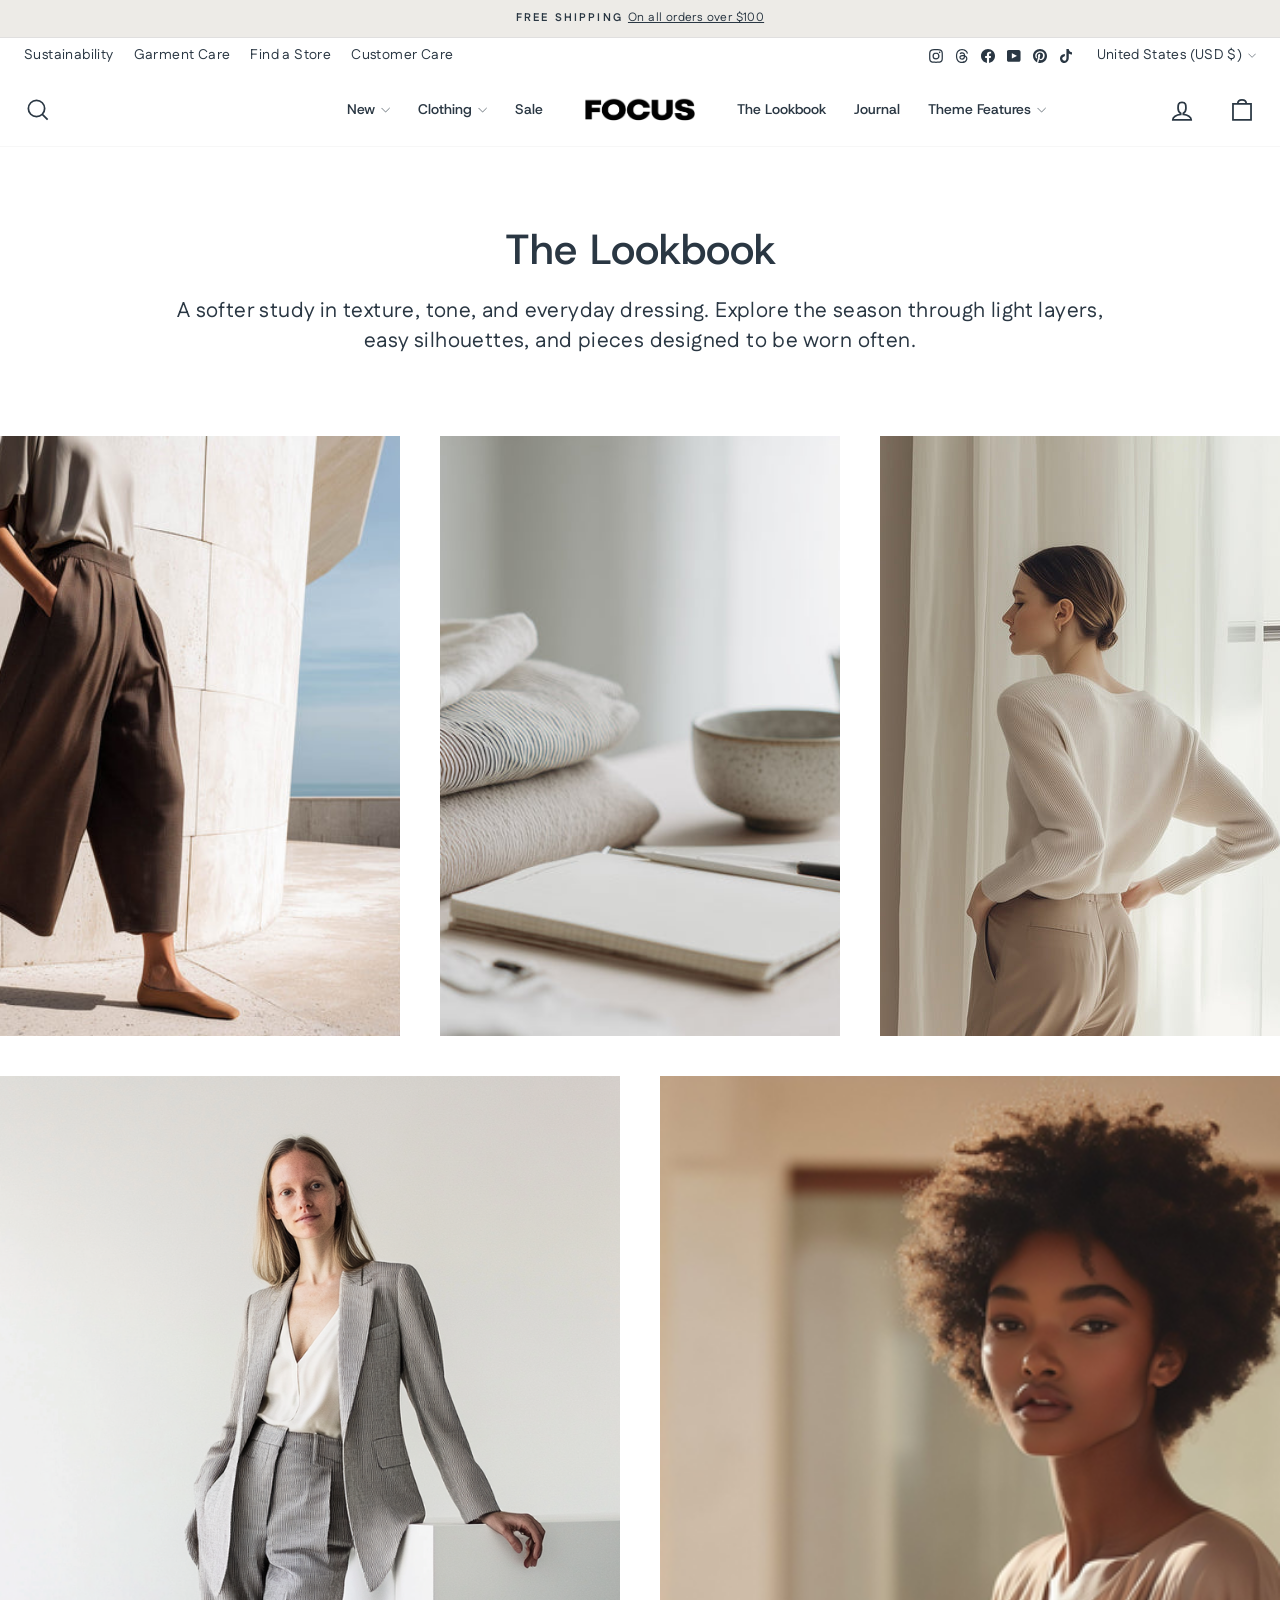
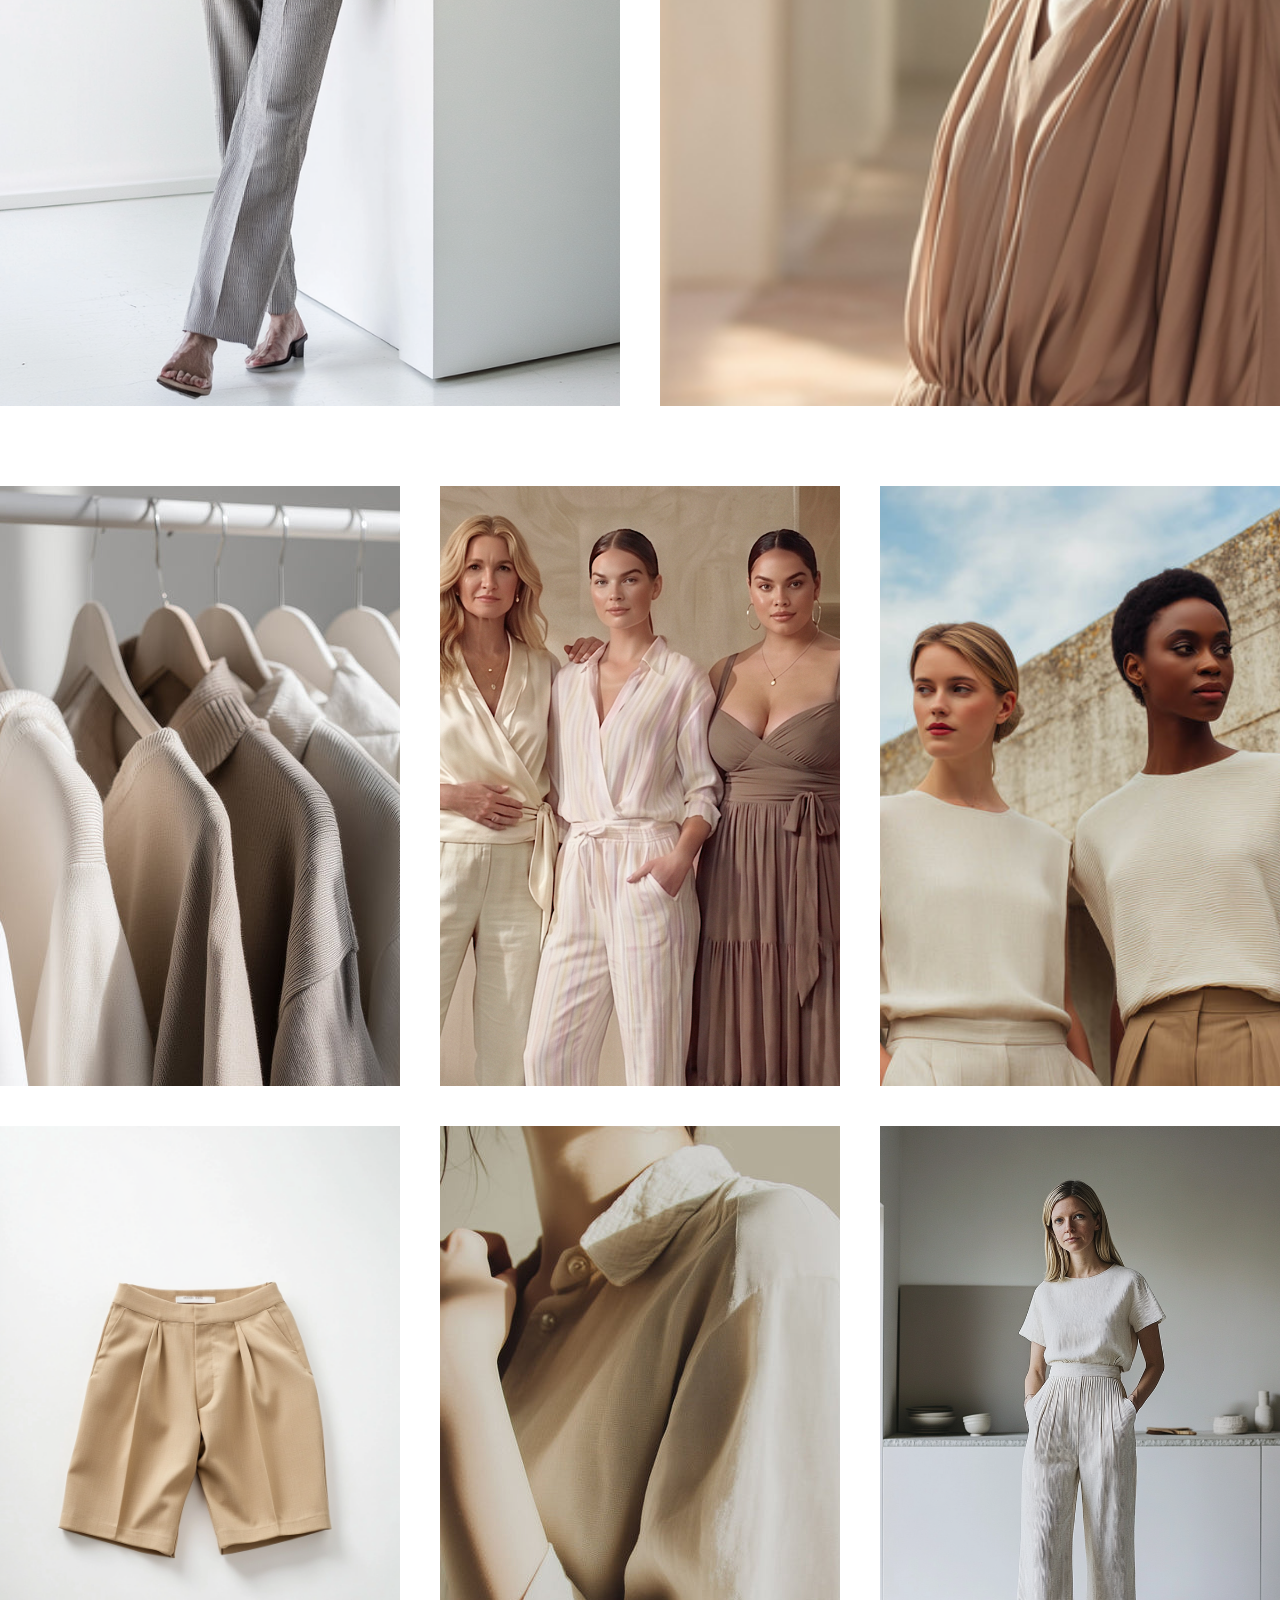
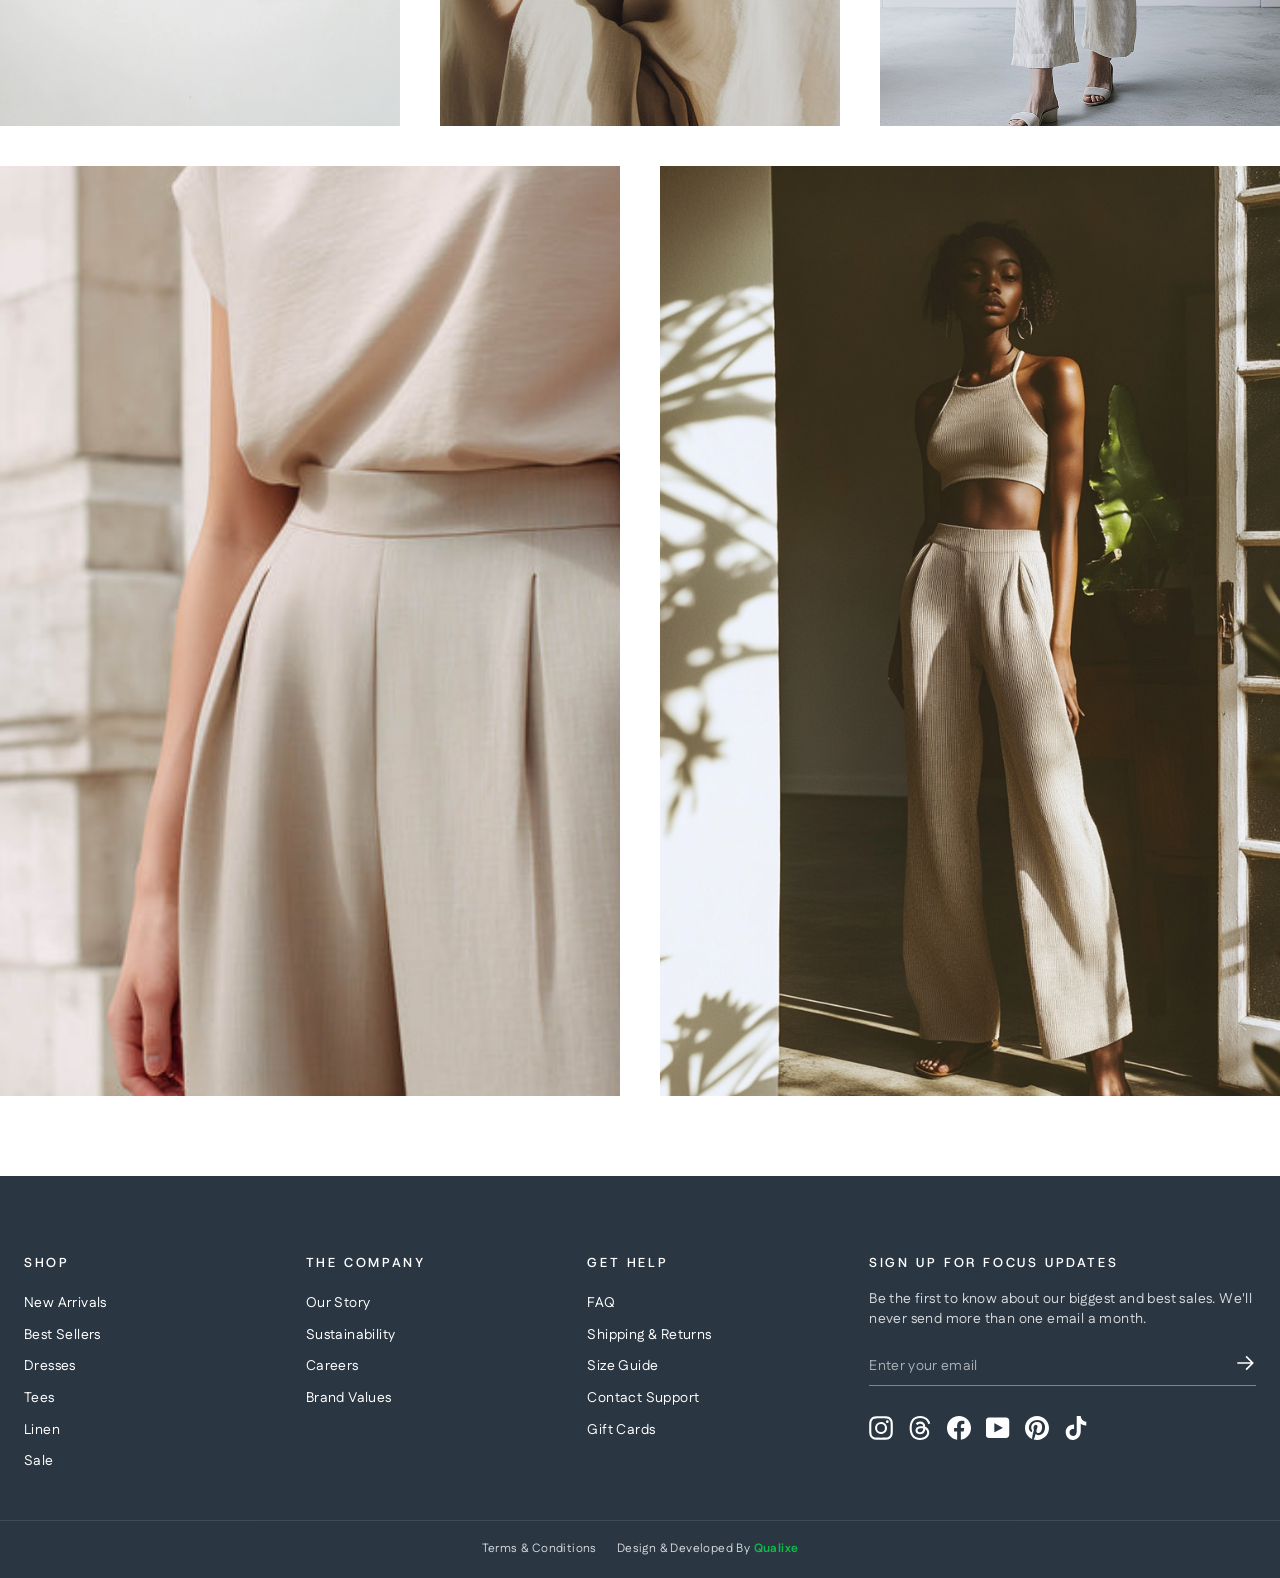
<file: look-book.html>
<!DOCTYPE html>
<html lang="en">

<head>
	<meta charset="UTF-8">
	<meta name="viewport" content="width=device-width, initial-scale=1.0">
	<title>Focus | The Look Book</title>
	<!-- link css -->
	<link rel="stylesheet" href="./assets/css/swiper-bundle.min.css">
	<link rel="stylesheet" href="./assets/css/style.css">
</head>

<body>

	<!-- announcement bar start -->
	<div class="announcement-bar">
		<div class="announcement-bar__slide is-active">
			<span class="announcement-bar__text">Free shipping</span>
			<a href="#" class="announcement-bar__link">On all orders over $100</a>
		</div>
		<div class="announcement-bar__slide">
			<span class="announcement-bar__text">Hassle-free returns</span>
			<a href="#" class="announcement-bar__link">30-day postage paid returns</a>
		</div>
	</div>
	<!-- announcement bar end -->

	<header class="header header--solid" id="siteHeader">
		<!-- secondary toolbar (desktop only) -->
		<div class="header__toolbar">
			<div class="header__toolbar-inner container">
				<ul class="header__toolbar-links">
					<li><a href="sustainability.html">Sustainability</a></li>
					<li><a href="#">Garment Care</a></li>
					<li><a href="find-store.html">Find a Store</a></li>
					<li><a href="contact.html">Customer Care</a></li>
				</ul>
				<div class="header__toolbar-right">
					<div class="header__toolbar-social">
						<a href="#" aria-label="Instagram"><svg viewBox="0 0 32 32">
								<path
									d="M16 3.094c4.206 0 4.7.019 6.363.094 1.538.069 2.369.325 2.925.544.738.287 1.262.625 1.813 1.175s.894 1.075 1.175 1.813c.212.556.475 1.387.544 2.925.075 1.662.094 2.156.094 6.363s-.019 4.7-.094 6.363c-.069 1.538-.325 2.369-.544 2.925-.288.738-.625 1.262-1.175 1.813s-1.075.894-1.813 1.175c-.556.212-1.387.475-2.925.544-1.663.075-2.156.094-6.363.094s-4.7-.019-6.363-.094c-1.537-.069-2.369-.325-2.925-.544-.737-.288-1.263-.625-1.813-1.175s-.894-1.075-1.175-1.813c-.212-.556-.475-1.387-.544-2.925-.075-1.663-.094-2.156-.094-6.363s.019-4.7.094-6.363c.069-1.537.325-2.369.544-2.925.287-.737.625-1.263 1.175-1.813s1.075-.894 1.813-1.175c.556-.212 1.388-.475 2.925-.544 1.662-.081 2.156-.094 6.363-.094zm0-2.838c-4.275 0-4.813.019-6.494.094-1.675.075-2.819.344-3.819.731-1.037.4-1.913.944-2.788 1.819S1.486 4.656 1.08 5.688c-.387 1-.656 2.144-.731 3.825-.075 1.675-.094 2.213-.094 6.488s.019 4.813.094 6.494c.075 1.675.344 2.819.731 3.825.4 1.038.944 1.913 1.819 2.788s1.756 1.413 2.788 1.819c1 .387 2.144.656 3.825.731s2.213.094 6.494.094 4.813-.019 6.494-.094c1.675-.075 2.819-.344 3.825-.731 1.038-.4 1.913-.944 2.788-1.819s1.413-1.756 1.819-2.788c.387-1 .656-2.144.731-3.825s.094-2.212.094-6.494-.019-4.813-.094-6.494c-.075-1.675-.344-2.819-.731-3.825-.4-1.038-.944-1.913-1.819-2.788s-1.756-1.413-2.788-1.819c-1-.387-2.144-.656-3.825-.731C20.812.275 20.275.256 16 .256z" />
								<path
									d="M16 7.912a8.088 8.088 0 0 0 0 16.175c4.463 0 8.087-3.625 8.087-8.088s-3.625-8.088-8.088-8.088zm0 13.338a5.25 5.25 0 1 1 0-10.5 5.25 5.25 0 1 1 0 10.5zM26.294 7.594a1.887 1.887 0 1 1-3.774.002 1.887 1.887 0 0 1 3.774-.003z" />
							</svg></a>
						<a href="#" aria-label="Threads"><svg viewBox="0 0 20 20">
								<path
									d="M14.743 9.27a6.873 6.873 0 0 0-.262-.12c-.154-2.844-1.708-4.472-4.318-4.49h-.036c-1.56 0-2.859.667-3.658 1.88l1.435.984c.597-.905 1.534-1.098 2.224-1.098h.024c.86.005 1.508.255 1.927.742.306.355.51.845.611 1.464a10.98 10.98 0 0 0-2.467-.12c-2.48.144-4.076 1.59-3.969 3.602.054 1.02.563 1.897 1.43 2.47.735.485 1.68.722 2.663.668 1.298-.07 2.316-.566 3.026-1.471.54-.688.88-1.579 1.031-2.701.619.373 1.077.864 1.33 1.455.43 1.003.456 2.652-.89 3.997-1.18 1.178-2.596 1.688-4.738 1.703-2.376-.017-4.173-.78-5.342-2.264C3.67 14.58 3.105 12.57 3.084 10c.021-2.571.586-4.58 1.68-5.97 1.169-1.486 2.966-2.248 5.341-2.265 2.394.017 4.222.783 5.435 2.275.595.732 1.043 1.653 1.339 2.726l1.682-.45c-.358-1.32-.922-2.458-1.69-3.402C15.316 1.001 13.041.02 10.111 0H10.1C7.175.02 4.926 1.004 3.415 2.925c-1.344 1.709-2.037 4.087-2.06 7.068v.014c.023 2.98.716 5.359 2.06 7.068C4.926 18.995 7.175 19.98 10.1 20h.011c2.6-.018 4.433-.699 5.943-2.207 1.975-1.974 1.916-4.447 1.265-5.966-.467-1.089-1.358-1.973-2.576-2.557Zm-4.489 4.22c-1.087.062-2.217-.427-2.273-1.472-.041-.775.552-1.64 2.34-1.743.205-.012.406-.018.603-.018.65 0 1.257.063 1.81.184-.207 2.573-1.415 2.99-2.48 3.05Z" />
							</svg></a>
						<a href="#" aria-label="Facebook"><svg viewBox="0 0 14222 14222">
								<path
									d="M14222 7112c0 3549.352-2600.418 6491.344-6000 7024.72V9168h1657l315-2056H8222V5778c0-562 275-1111 1159-1111h897V2917s-814-139-1592-139c-1624 0-2686 984-2686 2767v1567H4194v2056h1806v4968.72C2600.418 13603.344 0 10661.352 0 7112 0 3184.703 3183.703 1 7111 1s7111 3183.703 7111 7111Zm-8222 7025c362 57 733 86 1111 86-377.945 0-749.003-29.485-1111-86.28Zm2222 0v-.28a7107.458 7107.458 0 0 1-167.717 24.267A7407.158 7407.158 0 0 0 8222 14137Zm-167.717 23.987C7745.664 14201.89 7430.797 14223 7111 14223c319.843 0 634.675-21.479 943.283-62.013Z" />
							</svg></a>
						<a href="#" aria-label="YouTube"><svg viewBox="0 0 21 20">
								<path
									d="M-.196 15.803q0 1.23.812 2.092t1.977.861h14.946q1.165 0 1.977-.861t.812-2.092V3.909q0-1.23-.82-2.116T17.539.907H2.593q-1.148 0-1.969.886t-.82 2.116v11.894zm7.465-2.149V6.058q0-.115.066-.18.049-.016.082-.016l.082.016 7.153 3.806q.066.066.066.164 0 .066-.066.131l-7.153 3.806q-.033.033-.066.033-.066 0-.098-.033-.066-.066-.066-.131z" />
							</svg></a>
						<a href="#" aria-label="Pinterest"><svg viewBox="0 0 256 256">
								<path
									d="M0 128.002c0 52.414 31.518 97.442 76.619 117.239-.36-8.938-.064-19.668 2.228-29.393 2.461-10.391 16.47-69.748 16.47-69.748s-4.089-8.173-4.089-20.252c0-18.969 10.994-33.136 24.686-33.136 11.643 0 17.268 8.745 17.268 19.217 0 11.704-7.465 29.211-11.304 45.426-3.207 13.578 6.808 24.653 20.203 24.653 24.252 0 40.586-31.149 40.586-68.055 0-28.054-18.895-49.052-53.262-49.052-38.828 0-63.017 28.956-63.017 61.3 0 11.152 3.288 19.016 8.438 25.106 2.368 2.797 2.697 3.922 1.84 7.134-.614 2.355-2.024 8.025-2.608 10.272-.852 3.242-3.479 4.401-6.409 3.204-17.884-7.301-26.213-26.886-26.213-48.902 0-36.361 30.666-79.961 91.482-79.961 48.87 0 81.035 35.364 81.035 73.325 0 50.213-27.916 87.726-69.066 87.726-13.819 0-26.818-7.47-31.271-15.955 0 0-7.431 29.492-9.005 35.187-2.714 9.869-8.026 19.733-12.883 27.421a127.897 127.897 0 0 0 36.277 5.249c70.684 0 127.996-57.309 127.996-128.005C256.001 57.309 198.689 0 128.005 0 57.314 0 0 57.309 0 128.002Z" />
							</svg></a>
						<a href="#" aria-label="TikTok"><svg viewBox="0 0 2859 3333">
								<path
									d="M2081 0c55 473 319 755 778 785v532c-266 26-499-61-770-225v995c0 1264-1378 1659-1932 753-356-583-138-1606 1004-1647v561c-87 14-180 36-265 65-254 86-398 247-358 531 77 544 1075 705 992-358V1h551z" />
							</svg></a>
					</div>
					<div class="header__currency">
						<button type="button" id="currencyToggle">
							United States (USD $)
							<svg class="chevron" viewBox="0 0 28 16" fill="none" xmlns="http://www.w3.org/2000/svg">
								<path d="m1.57 1.59 12.76 12.77L27.1 1.59" stroke-width="2" stroke="currentColor" fill="none" />
							</svg>
						</button>
						<ul class="header__currency-list" id="currencyList">
							<li><a href="#">United States (USD $)</a></li>
							<li><a href="#">Afghanistan (USD $)</a></li>
							<li><a href="#">Åland Islands (EUR &euro;)</a></li>
							<li><a href="#">Albania (USD $)</a></li>
							<li><a href="#">Algeria (USD $)</a></li>
							<li><a href="#">Andorra (EUR &euro;)</a></li>
							<li><a href="#">Angola (USD $)</a></li>
							<li><a href="#">Anguilla (USD $)</a></li>
							<li><a href="#">Antigua &amp; Barbuda (USD $)</a></li>
							<li><a href="#">Argentina (USD $)</a></li>
							<li><a href="#">Armenia (USD $)</a></li>
							<li><a href="#">Aruba (USD $)</a></li>
							<li><a href="#">Ascension Island (USD $)</a></li>
							<li><a href="#">Australia (AUD $)</a></li>
							<li><a href="#">Austria (EUR &euro;)</a></li>
						</ul>
					</div>
				</div>
			</div>
		</div>
		<!-- main header row -->
		<div class="header__main">
			<div class="header__main-inner container">
				<div class="header__side header__side--left">
					<button class="header__icon-btn header__search-btn only-desktop" id="searchToggle" aria-label="Search">
						<svg aria-hidden="true" focusable="false" role="presentation" class="icon icon-search" viewBox="0 0 64 64">
							<title>icon-search</title>
							<path d="M47.16 28.58A18.58 18.58 0 1 1 28.58 10a18.58 18.58 0 0 1 18.58 18.58ZM54 54 41.94 42"></path>
						</svg>
					</button>
					<button class="header__icon-btn header__menu-toggle only-mobile" id="menuToggle" aria-label="Site navigation">
						<svg class="icon icon-hamburger" viewBox="0 0 64 64" fill="none" xmlns="http://www.w3.org/2000/svg">
							<path d="M7 15h51M7 32h43M7 49h51" />
						</svg>
					</button>

					<nav class="header__nav only-desktop">
						<ul>
							<li class="header__nav-item has-megamenu">
								<details class="megamenu-details">
									<summary>New
										<svg class="chevron" viewBox="0 0 28 16" fill="none" xmlns="http://www.w3.org/2000/svg">
											<path d="m1.57 1.59 12.76 12.77L27.1 1.59" stroke-width="2" stroke="currentColor" fill="none" />
										</svg>
									</summary>
									<div class="megamenu">
										<div class="megamenu__inner container">
											<div class="megamenu__columns">
												<div class="megamenu__col">
													<a href="collections.html" class="megamenu__col-title">Featured</a>
													<a href="collections.html">All New</a>
													<a href="collections.html">New This Week</a>
													<a href="collections.html">Staff Picks</a>
													<a href="collections.html">Spring / Summer Edit</a>
												</div>
												<div class="megamenu__col">
													<span class="megamenu__col-title">Shop By Category</span>
													<a href="collections.html">New Dresses</a>
													<a href="collections.html">New Tops</a>
													<a href="collections.html">New Bottoms</a>
													<a href="collections.html">New Layers</a>
													<a href="collections.html">New Linen</a>
												</div>
												<div class="megamenu__col">
													<span class="megamenu__col-title">Shop By Occasion</span>
													<a href="collections.html">Everyday Essentials</a>
													<a href="collections.html">Workwear</a>
													<a href="collections.html">Weekend</a>
													<a href="collections.html">Vacation Ready</a>
													<a href="collections.html">Event Dressing</a>
												</div>
												<div class="megamenu__col">
													<span class="megamenu__col-title">Collections</span>
													<a href="collections.html">The Linen Edit</a>
													<a href="collections.html">Minimalist Staples</a>
													<a href="collections.html">Soft Tailoring</a>
													<a href="collections.html">Neutral Tones</a>
													<a href="collections.html">Monochrome Looks</a>
												</div>
											</div>
											<div class="megamenu__promos">
												<a href="collections.html" class="megamenu__promo">
													<img src="./assets/images/grid/grid-soft-neutrals.jpg" alt="Linen Favorites">
													<p class="megamenu__promo-title">Linen Favorites</p>
													<p class="megamenu__promo-text">Breathable, relaxed pieces for everyday wear</p>
												</a>
												<a href="collections.html" class="megamenu__promo">
													<img src="./assets/images/products/product-wren-coat.png" alt="The Wren Coat">
													<p class="megamenu__promo-title">New This Week</p>
													<span class="btn btn--sm">The Wren Coat</span>
												</a>
											</div>
										</div>
									</div>
								</details>
							</li>
							<li class="header__nav-item has-megamenu">
								<details class="megamenu-details">
									<summary>Clothing
										<svg class="chevron" viewBox="0 0 28 16" fill="none" xmlns="http://www.w3.org/2000/svg">
											<path d="m1.57 1.59 12.76 12.77L27.1 1.59" stroke-width="2" stroke="currentColor" fill="none" />
										</svg>
									</summary>
									<div class="megamenu">
										<div class="megamenu__inner container">
											<div class="megamenu__columns megamenu__columns--with-images">
												<div class="megamenu__col">
													<a href="collections.html"><img src="./assets/images/categories/category-tops.jpg" alt="Tops"
															class="megamenu__col-img"></a>
													<a href="collections.html" class="megamenu__col-title">Tops</a>
													<a href="collections.html">Tees</a>
													<a href="collections.html">Shirts</a>
													<a href="collections.html">Knit Tops</a>
												</div>
												<div class="megamenu__col">
													<a href="collections.html"><img src="./assets/images/categories/category-bottoms.jpg" alt="Bottoms"
															class="megamenu__col-img"></a>
													<a href="collections.html" class="megamenu__col-title">Bottoms</a>
													<a href="collections.html">Trousers</a>
													<a href="collections.html">Skirts</a>
													<a href="collections.html">Shorts</a>
												</div>
												<div class="megamenu__col">
													<a href="collections.html"><img src="./assets/images/categories/category-dresses.jpg" alt="Dresses"
															class="megamenu__col-img"></a>
													<a href="collections.html" class="megamenu__col-title">Dresses</a>
													<a href="collections.html">Casual Dresses</a>
													<a href="collections.html">Midi Dresses</a>
													<a href="collections.html">Occasional Dresses</a>
												</div>
												<div class="megamenu__col">
													<a href="collections.html"><img src="./assets/images/categories/category-layers.jpg" alt="Layers"
															class="megamenu__col-img"></a>
													<a href="collections.html" class="megamenu__col-title">Layers</a>
													<a href="collections.html">Blazers</a>
													<a href="collections.html">Jackets</a>
													<a href="collections.html">Cardigans</a>
													<a href="collections.html">Sweaters</a>
												</div>
												<div class="megamenu__col">
													<a href="collections.html"><img src="./assets/images/categories/category-linen.jpg" alt="Linen"
															class="megamenu__col-img"></a>
													<a href="collections.html" class="megamenu__col-title">Linen</a>
													<a href="collections.html">Linen Dresses</a>
													<a href="collections.html">Linen Shirts</a>
													<a href="collections.html">Linen Pants</a>
													<a href="collections.html">Linen Shorts</a>
													<a href="collections.html">Linen Layers</a>
												</div>
											</div>
										</div>
									</div>
								</details>
							</li>
							<li class="header__nav-item"><a href="collections.html">Sale</a></li>
						</ul>
					</nav>
				</div>

				<a href="./index.html" class="header__logo">
					<img src="./assets/images/logo/logo.png" alt="Focus" class="header__logo-img header__logo-img--dark">
					<img src="./assets/images/logo/logo-white.png" alt="Focus" class="header__logo-img header__logo-img--light">
				</a>

				<div class="header__side header__side--right">
					<nav class="header__nav only-desktop">
						<ul>
							<li class="header__nav-item"><a href="look-book.html">The Lookbook</a></li>
							<li class="header__nav-item"><a href="blogs.html">Journal</a></li>
							<li class="header__nav-item has-megamenu">
								<details class="megamenu-details">
									<summary>Theme Features
										<svg class="chevron" viewBox="0 0 28 16" fill="none" xmlns="http://www.w3.org/2000/svg">
											<path d="m1.57 1.59 12.76 12.77L27.1 1.59" stroke-width="2" stroke="currentColor" fill="none" />
										</svg>
									</summary>
									<div class="megamenu">
										<div class="megamenu__inner container">
											<div class="megamenu__columns megamenu__columns--narrow">
												<div class="megamenu__col">
													<span class="megamenu__col-title">Presets</span>
													<a href="#">Focus</a>
													<a href="#">Apothecary</a>
													<a href="#">Dune</a>
													<a href="#">Terrain</a>
												</div>
												<div class="megamenu__col">
													<span class="megamenu__col-title">Pages</span>
													<a href="products.html">Product Page</a>
													<a href="collections.html">Collection Page</a>
													<a href="#">Pre-order</a>
													<a href="#">Gift Card</a>
													<a href="find-store.html">Find a Store</a>
												</div>
											</div>
											<div class="megamenu__promos megamenu__promos--single">
												<a href="collections.html" class="megamenu__promo">
													<img src="./assets/images/hero/hero-main.jpg" alt="Focus Theme">
												</a>
											</div>
										</div>
									</div>
								</details>
							</li>
						</ul>
					</nav>
					<div class="header__icons">
						<button class="header__icon-btn header__search-btn only-mobile" id="searchToggleMobile" aria-label="Search">
							<svg aria-hidden="true" focusable="false" role="presentation" class="icon icon-search"
								viewBox="0 0 64 64">
								<title>icon-search</title>
								<path d="M47.16 28.58A18.58 18.58 0 1 1 28.58 10a18.58 18.58 0 0 1 18.58 18.58ZM54 54 41.94 42"></path>
							</svg>
						</button>
						<button class="header__icon-btn header__account-btn only-desktop" aria-label="Account">
							<svg class="icon icon-user" viewBox="0 0 64 64" fill="none" xmlns="http://www.w3.org/2000/svg">
								<path
									d="M35 39.84v-2.53c3.3-1.91 6-6.66 6-11.41 0-7.63 0-13.82-9-13.82s-9 6.19-9 13.82c0 4.75 2.7 9.51 6 11.41v2.53c-10.18.85-18 6-18 12.16h42c0-6.19-7.82-11.31-18-12.16Z" />
							</svg>
						</button>
						<button class="header__icon-btn header__cart-btn" id="cartToggle" aria-label="Cart">
							<svg class="icon icon-bag-minimal" viewBox="0 0 64 64" fill="none" xmlns="http://www.w3.org/2000/svg">
								<path d="M11.375 17.863h41.25v36.75h-41.25z" />
								<path d="M22.25 18c0-7.105 4.35-9 9.75-9s9.75 1.895 9.75 9" />
							</svg>
							<span class="header__cart-count"></span>
						</button>
					</div>
				</div>
			</div>
		</div>
		<!-- search bar dropdown -->
		<div class="header__search-bar" id="searchBar">
			<div class="header__search-bar-inner container">
				<input type="search" id="searchInput" placeholder="Search our store" aria-label="Search our store"
					autocomplete="off">
				<button id="searchClose" aria-label="Close search">
					<svg viewBox="0 0 20 20" fill="none" xmlns="http://www.w3.org/2000/svg">
						<path d="M4 4l12 12M16 4L4 16" stroke="currentColor" stroke-width="1.4" />
					</svg>
				</button>
			</div>

			<div class="search-results container" id="searchResults" hidden>
				<div class="search-results__inner">
					<div class="search-results__col search-results__col--left">
						<div class="search-results__group" id="searchSuggestionsGroup" hidden>
							<h4 class="search-results__heading">Suggestions</h4>
							<ul class="search-results__list" id="searchSuggestionsList"></ul>
						</div>
						<div class="search-results__group" id="searchPagesGroup" hidden>
							<h4 class="search-results__heading">Pages:</h4>
							<ul class="search-results__list" id="searchPagesList"></ul>
						</div>
						<div class="search-results__group" id="searchCollectionsGroup" hidden>
							<h4 class="search-results__heading">Collections:</h4>
							<ul class="search-results__list" id="searchCollectionsList"></ul>
						</div>
					</div>
					<div class="search-results__col search-results__col--right" id="searchProductsGroup" hidden>
						<h4 class="search-results__heading">Products</h4>
						<ul class="search-results__products" id="searchProductsList"></ul>
					</div>
				</div>
				<a href="#" class="search-results__view-more" id="searchViewMore" hidden>View more &rarr;</a>
				<p class="search-results__empty" id="searchEmpty" hidden></p>
			</div>
		</div>
	</header>
	<nav class="mobile-nav" id="mobileNav">
		<div class="mobile-nav__header">
			<img src="./assets/images/logo/logo.png" alt="Focus" class="mobile-nav__logo">
			<button class="mobile-nav__close" id="mobileNavClose" aria-label="Close menu">
				<svg viewBox="0 0 20 20" fill="none" xmlns="http://www.w3.org/2000/svg">
					<path d="M4 4l12 12M16 4L4 16" stroke="currentColor" stroke-width="1.4" />
				</svg>
			</button>
		</div>

		<ul class="mobile-nav__list">
			<li style="--i:0">
				<details class="mobile-nav__details">
					<summary>New
						<svg class="chevron" viewBox="0 0 28 16" fill="none" xmlns="http://www.w3.org/2000/svg">
							<path d="m1.57 1.59 12.76 12.77L27.1 1.59" stroke-width="2" stroke="currentColor" fill="none" />
						</svg>
					</summary>
					<ul class="mobile-nav__sublist">
						<li>
							<details class="mobile-nav__details mobile-nav__details--sub">
								<summary>Featured
									<svg class="chevron chevron--circle" viewBox="0 0 28 16" fill="none"
										xmlns="http://www.w3.org/2000/svg">
										<path d="m1.57 1.59 12.76 12.77L27.1 1.59" stroke-width="2" stroke="currentColor" fill="none" />
									</svg>
								</summary>
								<ul class="mobile-nav__grandchild">
									<li><a href="collections.html">All New</a></li>
									<li><a href="collections.html">New This Week</a></li>
									<li><a href="collections.html">Staff Picks</a></li>
									<li><a href="collections.html">Spring / Summer Edit</a></li>
								</ul>
							</details>
						</li>
						<li>
							<details class="mobile-nav__details mobile-nav__details--sub">
								<summary>Shop By Category
									<svg class="chevron chevron--circle" viewBox="0 0 28 16" fill="none"
										xmlns="http://www.w3.org/2000/svg">
										<path d="m1.57 1.59 12.76 12.77L27.1 1.59" stroke-width="2" stroke="currentColor" fill="none" />
									</svg>
								</summary>
								<ul class="mobile-nav__grandchild">
									<li><a href="collections.html">New Dresses</a></li>
									<li><a href="collections.html">New Tops</a></li>
									<li><a href="collections.html">New Bottoms</a></li>
									<li><a href="collections.html">New Layers</a></li>
									<li><a href="collections.html">New Linen</a></li>
								</ul>
							</details>
						</li>
						<li>
							<details class="mobile-nav__details mobile-nav__details--sub">
								<summary>Shop By Occasion
									<svg class="chevron chevron--circle" viewBox="0 0 28 16" fill="none"
										xmlns="http://www.w3.org/2000/svg">
										<path d="m1.57 1.59 12.76 12.77L27.1 1.59" stroke-width="2" stroke="currentColor" fill="none" />
									</svg>
								</summary>
								<ul class="mobile-nav__grandchild">
									<li><a href="collections.html">Everyday Essentials</a></li>
									<li><a href="collections.html">Workwear</a></li>
									<li><a href="collections.html">Weekend</a></li>
									<li><a href="collections.html">Vacation Ready</a></li>
									<li><a href="collections.html">Event Dressing</a></li>
								</ul>
							</details>
						</li>
						<li>
							<details class="mobile-nav__details mobile-nav__details--sub">
								<summary>Collections
									<svg class="chevron chevron--circle" viewBox="0 0 28 16" fill="none"
										xmlns="http://www.w3.org/2000/svg">
										<path d="m1.57 1.59 12.76 12.77L27.1 1.59" stroke-width="2" stroke="currentColor" fill="none" />
									</svg>
								</summary>
								<ul class="mobile-nav__grandchild">
									<li><a href="collections.html">The Linen Edit</a></li>
									<li><a href="collections.html">Minimalist Staples</a></li>
									<li><a href="collections.html">Soft Tailoring</a></li>
									<li><a href="collections.html">Neutral Tones</a></li>
									<li><a href="collections.html">Monochrome Looks</a></li>
								</ul>
							</details>
						</li>
					</ul>
				</details>
			</li>

			<li style="--i:1">
				<details class="mobile-nav__details">
					<summary>Clothing
						<svg class="chevron" viewBox="0 0 28 16" fill="none" xmlns="http://www.w3.org/2000/svg">
							<path d="m1.57 1.59 12.76 12.77L27.1 1.59" stroke-width="2" stroke="currentColor" fill="none" />
						</svg>
					</summary>
					<ul class="mobile-nav__sublist">
						<li>
							<details class="mobile-nav__details mobile-nav__details--sub">
								<summary>Tops
									<svg class="chevron chevron--circle" viewBox="0 0 28 16" fill="none"
										xmlns="http://www.w3.org/2000/svg">
										<path d="m1.57 1.59 12.76 12.77L27.1 1.59" stroke-width="2" stroke="currentColor" fill="none" />
									</svg>
								</summary>
								<ul class="mobile-nav__grandchild">
									<li><a href="collections.html">Tees</a></li>
									<li><a href="collections.html">Shirts</a></li>
									<li><a href="collections.html">Knit Tops</a></li>
								</ul>
							</details>
						</li>
						<li>
							<details class="mobile-nav__details mobile-nav__details--sub">
								<summary>Bottoms
									<svg class="chevron chevron--circle" viewBox="0 0 28 16" fill="none"
										xmlns="http://www.w3.org/2000/svg">
										<path d="m1.57 1.59 12.76 12.77L27.1 1.59" stroke-width="2" stroke="currentColor" fill="none" />
									</svg>
								</summary>
								<ul class="mobile-nav__grandchild">
									<li><a href="collections.html">Trousers</a></li>
									<li><a href="collections.html">Skirts</a></li>
									<li><a href="collections.html">Shorts</a></li>
								</ul>
							</details>
						</li>
						<li>
							<details class="mobile-nav__details mobile-nav__details--sub">
								<summary>Dresses
									<svg class="chevron chevron--circle" viewBox="0 0 28 16" fill="none"
										xmlns="http://www.w3.org/2000/svg">
										<path d="m1.57 1.59 12.76 12.77L27.1 1.59" stroke-width="2" stroke="currentColor" fill="none" />
									</svg>
								</summary>
								<ul class="mobile-nav__grandchild">
									<li><a href="collections.html">Casual Dresses</a></li>
									<li><a href="collections.html">Midi Dresses</a></li>
									<li><a href="collections.html">Occasional Dresses</a></li>
								</ul>
							</details>
						</li>
						<li>
							<details class="mobile-nav__details mobile-nav__details--sub">
								<summary>Layers
									<svg class="chevron chevron--circle" viewBox="0 0 28 16" fill="none"
										xmlns="http://www.w3.org/2000/svg">
										<path d="m1.57 1.59 12.76 12.77L27.1 1.59" stroke-width="2" stroke="currentColor" fill="none" />
									</svg>
								</summary>
								<ul class="mobile-nav__grandchild">
									<li><a href="collections.html">Blazers</a></li>
									<li><a href="collections.html">Jackets</a></li>
									<li><a href="collections.html">Cardigans</a></li>
									<li><a href="collections.html">Sweaters</a></li>
								</ul>
							</details>
						</li>
						<li>
							<details class="mobile-nav__details mobile-nav__details--sub">
								<summary>Linen
									<svg class="chevron chevron--circle" viewBox="0 0 28 16" fill="none"
										xmlns="http://www.w3.org/2000/svg">
										<path d="m1.57 1.59 12.76 12.77L27.1 1.59" stroke-width="2" stroke="currentColor" fill="none" />
									</svg>
								</summary>
								<ul class="mobile-nav__grandchild">
									<li><a href="collections.html">Linen Dresses</a></li>
									<li><a href="collections.html">Linen Shirts</a></li>
									<li><a href="collections.html">Linen Pants</a></li>
									<li><a href="collections.html">Linen Shorts</a></li>
									<li><a href="collections.html">Linen Layers</a></li>
								</ul>
							</details>
						</li>
					</ul>
				</details>
			</li>

			<li style="--i:2"><a href="collections.html" class="mobile-nav__toplevel-link">Sale</a></li>
			<li style="--i:3"><a href="look-book.html" class="mobile-nav__toplevel-link">The Lookbook</a></li>
			<li style="--i:4"><a href="blogs.html" class="mobile-nav__toplevel-link">Journal</a></li>

			<li style="--i:5">
				<details class="mobile-nav__details">
					<summary>Theme Features
						<svg class="chevron" viewBox="0 0 28 16" fill="none" xmlns="http://www.w3.org/2000/svg">
							<path d="m1.57 1.59 12.76 12.77L27.1 1.59" stroke-width="2" stroke="currentColor" fill="none" />
						</svg>
					</summary>
					<ul class="mobile-nav__sublist">
						<li>
							<details class="mobile-nav__details mobile-nav__details--sub">
								<summary>Presets
									<svg class="chevron chevron--circle" viewBox="0 0 28 16" fill="none"
										xmlns="http://www.w3.org/2000/svg">
										<path d="m1.57 1.59 12.76 12.77L27.1 1.59" stroke-width="2" stroke="currentColor" fill="none" />
									</svg>
								</summary>
								<ul class="mobile-nav__grandchild">
									<li><a href="#">Focus</a></li>
									<li><a href="#">Apothecary</a></li>
									<li><a href="#">Dune</a></li>
									<li><a href="#">Terrain</a></li>
								</ul>
							</details>
						</li>
						<li>
							<details class="mobile-nav__details mobile-nav__details--sub">
								<summary>Pages
									<svg class="chevron chevron--circle" viewBox="0 0 28 16" fill="none"
										xmlns="http://www.w3.org/2000/svg">
										<path d="m1.57 1.59 12.76 12.77L27.1 1.59" stroke-width="2" stroke="currentColor" fill="none" />
									</svg>
								</summary>
								<ul class="mobile-nav__grandchild">
									<li><a href="products.html">Product Page</a></li>
									<li><a href="collections.html">Collection Page</a></li>
									<li><a href="#">Pre-order</a></li>
									<li><a href="#">Gift Card</a></li>
									<li><a href="find-store.html">Find a Store</a></li>
								</ul>
							</details>
						</li>
					</ul>
				</details>
			</li>

			<li style="--i:6">
				<a href="#" class="mobile-nav__login">
					<svg viewBox="0 0 64 64">
						<path
							d="M35 39.84v-2.53c3.3-1.91 6-6.66 6-11.41 0-7.63 0-13.82-9-13.82s-9 6.19-9 13.82c0 4.75 2.7 9.51 6 11.41v2.53c-10.18.85-18 6-18 12.16h42c0-6.19-7.82-11.31-18-12.16Z" />
					</svg>
					Log in
				</a>
			</li>

			<li style="--i:7" class="mobile-nav__toolbar-grid">
				<a href="sustainability.html">Sustainability</a>
				<a href="#">Garment Care</a>
				<a href="find-store.html">Find a Store</a>
				<a href="contact.html">Customer Care</a>
			</li>
		</ul>

		<div class="mobile-nav__social" style="--i:8">
			<a href="#" aria-label="Instagram"><svg viewBox="0 0 32 32">
					<path
						d="M16 3.094c4.206 0 4.7.019 6.363.094 1.538.069 2.369.325 2.925.544.738.287 1.262.625 1.813 1.175s.894 1.075 1.175 1.813c.212.556.475 1.387.544 2.925.075 1.662.094 2.156.094 6.363s-.019 4.7-.094 6.363c-.069 1.538-.325 2.369-.544 2.925-.288.738-.625 1.262-1.175 1.813s-1.075.894-1.813 1.175c-.556.212-1.387.475-2.925.544-1.663.075-2.156.094-6.363.094s-4.7-.019-6.363-.094c-1.537-.069-2.369-.325-2.925-.544-.737-.288-1.263-.625-1.813-1.175s-.894-1.075-1.175-1.813c-.212-.556-.475-1.387-.544-2.925-.075-1.663-.094-2.156-.094-6.363s.019-4.7.094-6.363c.069-1.537.325-2.369.544-2.925.287-.737.625-1.263 1.175-1.813s1.075-.894 1.813-1.175c.556-.212 1.388-.475 2.925-.544 1.662-.081 2.156-.094 6.363-.094zm0-2.838c-4.275 0-4.813.019-6.494.094-1.675.075-2.819.344-3.819.731-1.037.4-1.913.944-2.788 1.819S1.486 4.656 1.08 5.688c-.387 1-.656 2.144-.731 3.825-.075 1.675-.094 2.213-.094 6.488s.019 4.813.094 6.494c.075 1.675.344 2.819.731 3.825.4 1.038.944 1.913 1.819 2.788s1.756 1.413 2.788 1.819c1 .387 2.144.656 3.825.731s2.213.094 6.494.094 4.813-.019 6.494-.094c1.675-.075 2.819-.344 3.825-.731 1.038-.4 1.913-.944 2.788-1.819s1.413-1.756 1.819-2.788c.387-1 .656-2.144.731-3.825s.094-2.212.094-6.494-.019-4.813-.094-6.494c-.075-1.675-.344-2.819-.731-3.825-.4-1.038-.944-1.913-1.819-2.788s-1.756-1.413-2.788-1.819c-1-.387-2.144-.656-3.825-.731C20.812.275 20.275.256 16 .256z" />
					<path
						d="M16 7.912a8.088 8.088 0 0 0 0 16.175c4.463 0 8.087-3.625 8.087-8.088s-3.625-8.088-8.088-8.088zm0 13.338a5.25 5.25 0 1 1 0-10.5 5.25 5.25 0 1 1 0 10.5zM26.294 7.594a1.887 1.887 0 1 1-3.774.002 1.887 1.887 0 0 1 3.774-.003z" />
				</svg></a>
			<a href="#" aria-label="Facebook"><svg viewBox="0 0 14222 14222">
					<path
						d="M14222 7112c0 3549.352-2600.418 6491.344-6000 7024.72V9168h1657l315-2056H8222V5778c0-562 275-1111 1159-1111h897V2917s-814-139-1592-139c-1624 0-2686 984-2686 2767v1567H4194v2056h1806v4968.72C2600.418 13603.344 0 10661.352 0 7112 0 3184.703 3183.703 1 7111 1s7111 3183.703 7111 7111Zm-8222 7025c362 57 733 86 1111 86-377.945 0-749.003-29.485-1111-86.28Zm2222 0v-.28a7107.458 7107.458 0 0 1-167.717 24.267A7407.158 7407.158 0 0 0 8222 14137Zm-167.717 23.987C7745.664 14201.89 7430.797 14223 7111 14223c319.843 0 634.675-21.479 943.283-62.013Z" />
				</svg></a>
			<a href="#" aria-label="YouTube"><svg viewBox="0 0 21 20">
					<path
						d="M-.196 15.803q0 1.23.812 2.092t1.977.861h14.946q1.165 0 1.977-.861t.812-2.092V3.909q0-1.23-.82-2.116T17.539.907H2.593q-1.148 0-1.969.886t-.82 2.116v11.894zm7.465-2.149V6.058q0-.115.066-.18.049-.016.082-.016l.082.016 7.153 3.806q.066.066.066.164 0 .066-.066.131l-7.153 3.806q-.033.033-.066.033-.066 0-.098-.033-.066-.066-.066-.131z" />
				</svg></a>
			<a href="#" aria-label="Pinterest"><svg viewBox="0 0 256 256">
					<path
						d="M0 128.002c0 52.414 31.518 97.442 76.619 117.239-.36-8.938-.064-19.668 2.228-29.393 2.461-10.391 16.47-69.748 16.47-69.748s-4.089-8.173-4.089-20.252c0-18.969 10.994-33.136 24.686-33.136 11.643 0 17.268 8.745 17.268 19.217 0 11.704-7.465 29.211-11.304 45.426-3.207 13.578 6.808 24.653 20.203 24.653 24.252 0 40.586-31.149 40.586-68.055 0-28.054-18.895-49.052-53.262-49.052-38.828 0-63.017 28.956-63.017 61.3 0 11.152 3.288 19.016 8.438 25.106 2.368 2.797 2.697 3.922 1.84 7.134-.614 2.355-2.024 8.025-2.608 10.272-.852 3.242-3.479 4.401-6.409 3.204-17.884-7.301-26.213-26.886-26.213-48.902 0-36.361 30.666-79.961 91.482-79.961 48.87 0 81.035 35.364 81.035 73.325 0 50.213-27.916 87.726-69.066 87.726-13.819 0-26.818-7.47-31.271-15.955 0 0-7.431 29.492-9.005 35.187-2.714 9.869-8.026 19.733-12.883 27.421a127.897 127.897 0 0 0 36.277 5.249c70.684 0 127.996-57.309 127.996-128.005C256.001 57.309 198.689 0 128.005 0 57.314 0 0 57.309 0 128.002Z" />
				</svg></a>
			<a href="#" aria-label="TikTok"><svg viewBox="0 0 2859 3333">
					<path
						d="M2081 0c55 473 319 755 778 785v532c-266 26-499-61-770-225v995c0 1264-1378 1659-1932 753-356-583-138-1606 1004-1647v561c-87 14-180 36-265 65-254 86-398 247-358 531 77 544 1075 705 992-358V1h551z" />
				</svg></a>
		</div>
	</nav>
	<!-- cart drawer -->
	<div class="cart-drawer" id="cartDrawer">
		<div class="cart-drawer__header">
			<h2>Cart</h2>
			<button class="cart-drawer__close" id="cartClose" aria-label="Close cart">
				<svg viewBox="0 0 20 20" fill="none" xmlns="http://www.w3.org/2000/svg">
					<path d="M4 4l12 12M16 4L4 16" stroke="currentColor" stroke-width="1.4" />
				</svg>
			</button>
		</div>

		<div class="cart-drawer__body">
			<div class="cart-drawer__empty" id="cartEmpty">
				<p>Your cart is currently empty.</p>
				<a href="./index.html" class="btn">Continue shopping</a>
			</div>

			<div class="cart-drawer__items" id="cartItems"></div>
		</div>

		<div class="cart-drawer__footer" id="cartFooter" hidden>
			<div class="cart-drawer__row">
				<span>Subtotal</span>
				<span id="cartSubtotal">$0</span>
			</div>
			<p class="cart-drawer__shipping-note">Shipping, taxes, and discount codes calculated at checkout.</p>
			<label class="cart-drawer__terms">
				<input type="checkbox" id="cartTerms">
				I agree with the <a href="terms.html">terms and conditions</a>
			</label>
			<button type="button" class="btn cart-drawer__checkout" id="cartCheckout">Check out</button>
		</div>
	</div>

	<!-- shared drawer overlay backdrop -->
	<div class="nav-overlay" id="navOverlay"></div>

	<main>

		<!-- lookbook intro start -->
		<section class="lookbook-intro reveal">
			<h1>The Lookbook</h1>
			<p>A softer study in texture, tone, and everyday dressing. Explore the season through light layers, easy
				silhouettes, and pieces designed to be worn often.</p>
		</section>
		<!-- lookbook intro end -->

		<!-- lookbook grid 1 start -->
		<div class="lookbook-grid">
			<div class="lookbook-grid__item lookbook-grid__item--third reveal" style="--i:0">
				<img src="./assets/images/lookbook/x5-collection-banner.jpg" alt="">
			</div>
			<div class="lookbook-grid__item lookbook-grid__item--third reveal" style="--i:1">
				<img src="./assets/images/lookbook/contact-us-banner.jpg" alt="">
			</div>
			<div class="lookbook-grid__item lookbook-grid__item--third reveal" style="--i:2">
				<img src="./assets/images/journal-posts/a-slower-approach-to-getting-dressed.jpg" alt="">
			</div>
			<div class="lookbook-grid__item lookbook-grid__item--half reveal" style="--i:3">
				<img src="./assets/images/lookbook/editorial-woman-forties-1.png" alt="">
			</div>
			<div class="lookbook-grid__item lookbook-grid__item--half lookbook-grid__item--full-mobile reveal"
				style="--i:4">
				<img src="./assets/images/lookbook/hp-dresses-3.png" alt="">
			</div>
		</div>
		<!-- lookbook grid 1 end -->

		<!-- lookbook grid 2 start -->
		<div class="lookbook-grid lookbook-grid--second">
			<div class="lookbook-grid__item lookbook-grid__item--third reveal" style="--i:0">
				<img src="./assets/images/journal-posts/building-a-wardrobe-around-soft-neutrals.jpg" alt="">
			</div>
			<div class="lookbook-grid__item lookbook-grid__item--third reveal" style="--i:1">
				<img src="./assets/images/lookbook/gemini-generated.png" alt="">
			</div>
			<div class="lookbook-grid__item lookbook-grid__item--third reveal" style="--i:2">
				<img src="./assets/images/lookbook/tops2-collection-banner.jpg" alt="">
			</div>
			<div class="lookbook-grid__item lookbook-grid__item--third reveal" style="--i:3">
				<img src="./assets/images/lookbook/flat-lay-linen-shorts.png" alt="">
			</div>
			<div class="lookbook-grid__item lookbook-grid__item--third reveal" style="--i:4">
				<img src="./assets/images/journal-posts/five-ways-to-wear-one-shirt.jpg" alt="">
			</div>
			<div class="lookbook-grid__item lookbook-grid__item--third reveal" style="--i:5">
				<img src="./assets/images/lookbook/editorial-woman-forties-2.png" alt="">
			</div>
			<div class="lookbook-grid__item lookbook-grid__item--half reveal" style="--i:6">
				<img src="./assets/images/lookbook/x4-collection-banner.jpg" alt="">
			</div>
			<div class="lookbook-grid__item lookbook-grid__item--half reveal" style="--i:7">
				<img src="./assets/images/lookbook/editorial-woman-late-twenties.png" alt="">
			</div>
		</div>
		<!-- lookbook grid 2 end -->

	</main>

	<!-- footer start -->
	<footer class="footer">
		<div class="footer__top container">
			<div class="footer__col">
				<details class="footer__accordion" open>
					<summary class="footer__col-heading">Shop
						<svg class="chevron footer__accordion-chevron" viewBox="0 0 28 16" fill="none"
							xmlns="http://www.w3.org/2000/svg">
							<path d="m1.57 1.59 12.76 12.77L27.1 1.59" stroke-width="2" stroke="currentColor" fill="none" />
						</svg>
					</summary>
					<ul class="footer__accordion-content">
						<li><a href="collections.html">New Arrivals</a></li>
						<li><a href="collections.html">Best Sellers</a></li>
						<li><a href="collections.html">Dresses</a></li>
						<li><a href="collections.html">Tees</a></li>
						<li><a href="collections.html">Linen</a></li>
						<li><a href="collections.html">Sale</a></li>
					</ul>
				</details>
			</div>
			<div class="footer__col">
				<details class="footer__accordion" open>
					<summary class="footer__col-heading">The Company
						<svg class="chevron footer__accordion-chevron" viewBox="0 0 28 16" fill="none"
							xmlns="http://www.w3.org/2000/svg">
							<path d="m1.57 1.59 12.76 12.77L27.1 1.59" stroke-width="2" stroke="currentColor" fill="none" />
						</svg>
					</summary>
					<ul class="footer__accordion-content">
						<li><a href="about.html">Our Story</a></li>
						<li><a href="sustainability.html">Sustainability</a></li>
						<li><a href="career.html">Careers</a></li>
						<li><a href="#">Brand Values</a></li>
					</ul>
				</details>
			</div>
			<div class="footer__col">
				<details class="footer__accordion" open>
					<summary class="footer__col-heading">Get Help
						<svg class="chevron footer__accordion-chevron" viewBox="0 0 28 16" fill="none"
							xmlns="http://www.w3.org/2000/svg">
							<path d="m1.57 1.59 12.76 12.77L27.1 1.59" stroke-width="2" stroke="currentColor" fill="none" />
						</svg>
					</summary>
					<ul class="footer__accordion-content">
						<li><a href="faq.html">FAQ</a></li>
						<li><a href="policy.html">Shipping &amp; Returns</a></li>
						<li><a href="faq.html">Size Guide</a></li>
						<li><a href="contact.html">Contact Support</a></li>
						<li><a href="#">Gift Cards</a></li>
					</ul>
				</details>
			</div>
			<div class="footer__col footer__newsletter">
				<details class="footer__accordion" open>
					<summary class="footer__col-heading">Sign up for Focus updates
						<svg class="chevron footer__accordion-chevron" viewBox="0 0 28 16" fill="none"
							xmlns="http://www.w3.org/2000/svg">
							<path d="m1.57 1.59 12.76 12.77L27.1 1.59" stroke-width="2" stroke="currentColor" fill="none" />
						</svg>
					</summary>
					<div class="footer__accordion-content footer__newsletter-content">
						<p>Be the first to know about our biggest and best sales. We'll never send more than one email a month.</p>
						<form class="footer__newsletter-form" onsubmit="return false;">
							<input type="email" placeholder="Enter your email" required>
							<button type="submit" aria-label="Subscribe">
								<svg viewBox="0 0 20 20" fill="none" xmlns="http://www.w3.org/2000/svg">
									<path d="M3 10h14M11 4l6 6-6 6" stroke="currentColor" stroke-width="1.5" />
								</svg>
							</button>
						</form>
						<div class="footer__socials">
							<a href="#" aria-label="Instagram"><svg viewBox="0 0 32 32">
									<path
										d="M16 3.094c4.206 0 4.7.019 6.363.094 1.538.069 2.369.325 2.925.544.738.287 1.262.625 1.813 1.175s.894 1.075 1.175 1.813c.212.556.475 1.387.544 2.925.075 1.662.094 2.156.094 6.363s-.019 4.7-.094 6.363c-.069 1.538-.325 2.369-.544 2.925-.288.738-.625 1.262-1.175 1.813s-1.075.894-1.813 1.175c-.556.212-1.387.475-2.925.544-1.663.075-2.156.094-6.363.094s-4.7-.019-6.363-.094c-1.537-.069-2.369-.325-2.925-.544-.737-.288-1.263-.625-1.813-1.175s-.894-1.075-1.175-1.813c-.212-.556-.475-1.387-.544-2.925-.075-1.663-.094-2.156-.094-6.363s.019-4.7.094-6.363c.069-1.537.325-2.369.544-2.925.287-.737.625-1.263 1.175-1.813s1.075-.894 1.813-1.175c.556-.212 1.388-.475 2.925-.544 1.662-.081 2.156-.094 6.363-.094zm0-2.838c-4.275 0-4.813.019-6.494.094-1.675.075-2.819.344-3.819.731-1.037.4-1.913.944-2.788 1.819S1.486 4.656 1.08 5.688c-.387 1-.656 2.144-.731 3.825-.075 1.675-.094 2.213-.094 6.488s.019 4.813.094 6.494c.075 1.675.344 2.819.731 3.825.4 1.038.944 1.913 1.819 2.788s1.756 1.413 2.788 1.819c1 .387 2.144.656 3.825.731s2.213.094 6.494.094 4.813-.019 6.494-.094c1.675-.075 2.819-.344 3.825-.731 1.038-.4 1.913-.944 2.788-1.819s1.413-1.756 1.819-2.788c.387-1 .656-2.144.731-3.825s.094-2.212.094-6.494-.019-4.813-.094-6.494c-.075-1.675-.344-2.819-.731-3.825-.4-1.038-.944-1.913-1.819-2.788s-1.756-1.413-2.788-1.819c-1-.387-2.144-.656-3.825-.731C20.812.275 20.275.256 16 .256z" />
									<path
										d="M16 7.912a8.088 8.088 0 0 0 0 16.175c4.463 0 8.087-3.625 8.087-8.088s-3.625-8.088-8.088-8.088zm0 13.338a5.25 5.25 0 1 1 0-10.5 5.25 5.25 0 1 1 0 10.5zM26.294 7.594a1.887 1.887 0 1 1-3.774.002 1.887 1.887 0 0 1 3.774-.003z" />
								</svg></a>
							<a href="#" aria-label="Threads"><svg viewBox="0 0 20 20">
									<path
										d="M14.743 9.27a6.873 6.873 0 0 0-.262-.12c-.154-2.844-1.708-4.472-4.318-4.49h-.036c-1.56 0-2.859.667-3.658 1.88l1.435.984c.597-.905 1.534-1.098 2.224-1.098h.024c.86.005 1.508.255 1.927.742.306.355.51.845.611 1.464a10.98 10.98 0 0 0-2.467-.12c-2.48.144-4.076 1.59-3.969 3.602.054 1.02.563 1.897 1.43 2.47.735.485 1.68.722 2.663.668 1.298-.07 2.316-.566 3.026-1.471.54-.688.88-1.579 1.031-2.701.619.373 1.077.864 1.33 1.455.43 1.003.456 2.652-.89 3.997-1.18 1.178-2.596 1.688-4.738 1.703-2.376-.017-4.173-.78-5.342-2.264C3.67 14.58 3.105 12.57 3.084 10c.021-2.571.586-4.58 1.68-5.97 1.169-1.486 2.966-2.248 5.341-2.265 2.394.017 4.222.783 5.435 2.275.595.732 1.043 1.653 1.339 2.726l1.682-.45c-.358-1.32-.922-2.458-1.69-3.402C15.316 1.001 13.041.02 10.111 0H10.1C7.175.02 4.926 1.004 3.415 2.925c-1.344 1.709-2.037 4.087-2.06 7.068v.014c.023 2.98.716 5.359 2.06 7.068C4.926 18.995 7.175 19.98 10.1 20h.011c2.6-.018 4.433-.699 5.943-2.207 1.975-1.974 1.916-4.447 1.265-5.966-.467-1.089-1.358-1.973-2.576-2.557Zm-4.489 4.22c-1.087.062-2.217-.427-2.273-1.472-.041-.775.552-1.64 2.34-1.743.205-.012.406-.018.603-.018.65 0 1.257.063 1.81.184-.207 2.573-1.415 2.99-2.48 3.05Z" />
								</svg></a>
							<a href="#" aria-label="Facebook"><svg viewBox="0 0 14222 14222">
									<path
										d="M14222 7112c0 3549.352-2600.418 6491.344-6000 7024.72V9168h1657l315-2056H8222V5778c0-562 275-1111 1159-1111h897V2917s-814-139-1592-139c-1624 0-2686 984-2686 2767v1567H4194v2056h1806v4968.72C2600.418 13603.344 0 10661.352 0 7112 0 3184.703 3183.703 1 7111 1s7111 3183.703 7111 7111Zm-8222 7025c362 57 733 86 1111 86-377.945 0-749.003-29.485-1111-86.28Zm2222 0v-.28a7107.458 7107.458 0 0 1-167.717 24.267A7407.158 7407.158 0 0 0 8222 14137Zm-167.717 23.987C7745.664 14201.89 7430.797 14223 7111 14223c319.843 0 634.675-21.479 943.283-62.013Z" />
								</svg></a>
							<a href="#" aria-label="YouTube"><svg viewBox="0 0 21 20">
									<path
										d="M-.196 15.803q0 1.23.812 2.092t1.977.861h14.946q1.165 0 1.977-.861t.812-2.092V3.909q0-1.23-.82-2.116T17.539.907H2.593q-1.148 0-1.969.886t-.82 2.116v11.894zm7.465-2.149V6.058q0-.115.066-.18.049-.016.082-.016l.082.016 7.153 3.806q.066.066.066.164 0 .066-.066.131l-7.153 3.806q-.033.033-.066.033-.066 0-.098-.033-.066-.066-.066-.131z" />
								</svg></a>
							<a href="#" aria-label="Pinterest"><svg viewBox="0 0 256 256">
									<path
										d="M0 128.002c0 52.414 31.518 97.442 76.619 117.239-.36-8.938-.064-19.668 2.228-29.393 2.461-10.391 16.47-69.748 16.47-69.748s-4.089-8.173-4.089-20.252c0-18.969 10.994-33.136 24.686-33.136 11.643 0 17.268 8.745 17.268 19.217 0 11.704-7.465 29.211-11.304 45.426-3.207 13.578 6.808 24.653 20.203 24.653 24.252 0 40.586-31.149 40.586-68.055 0-28.054-18.895-49.052-53.262-49.052-38.828 0-63.017 28.956-63.017 61.3 0 11.152 3.288 19.016 8.438 25.106 2.368 2.797 2.697 3.922 1.84 7.134-.614 2.355-2.024 8.025-2.608 10.272-.852 3.242-3.479 4.401-6.409 3.204-17.884-7.301-26.213-26.886-26.213-48.902 0-36.361 30.666-79.961 91.482-79.961 48.87 0 81.035 35.364 81.035 73.325 0 50.213-27.916 87.726-69.066 87.726-13.819 0-26.818-7.47-31.271-15.955 0 0-7.431 29.492-9.005 35.187-2.714 9.869-8.026 19.733-12.883 27.421a127.897 127.897 0 0 0 36.277 5.249c70.684 0 127.996-57.309 127.996-128.005C256.001 57.309 198.689 0 128.005 0 57.314 0 0 57.309 0 128.002Z" />
								</svg></a>
							<a href="#" aria-label="TikTok"><svg viewBox="0 0 2859 3333">
									<path
										d="M2081 0c55 473 319 755 778 785v532c-266 26-499-61-770-225v995c0 1264-1378 1659-1932 753-356-583-138-1606 1004-1647v561c-87 14-180 36-265 65-254 86-398 247-358 531 77 544 1075 705 992-358V1h551z" />
								</svg></a>
						</div>
					</div>
				</details>
			</div>
		</div>
		<div class="footer__bottom container">
			<a href="terms.html" class="footer__bottom-link">Terms &amp; Conditions</a>
			<span>Design & Developed By <a target="_blank" href="https://qualixe.com" style="color: #06db49;"><strong>Qualixe</strong></a></span>
		</div>
	</footer>
	<!-- footer end -->

	<!-- link js -->
	<script src="./assets/js/swiper-bundle.min.js"></script>
	<script src="./assets/js/script.js"></script>
</body>

</html>
</file>
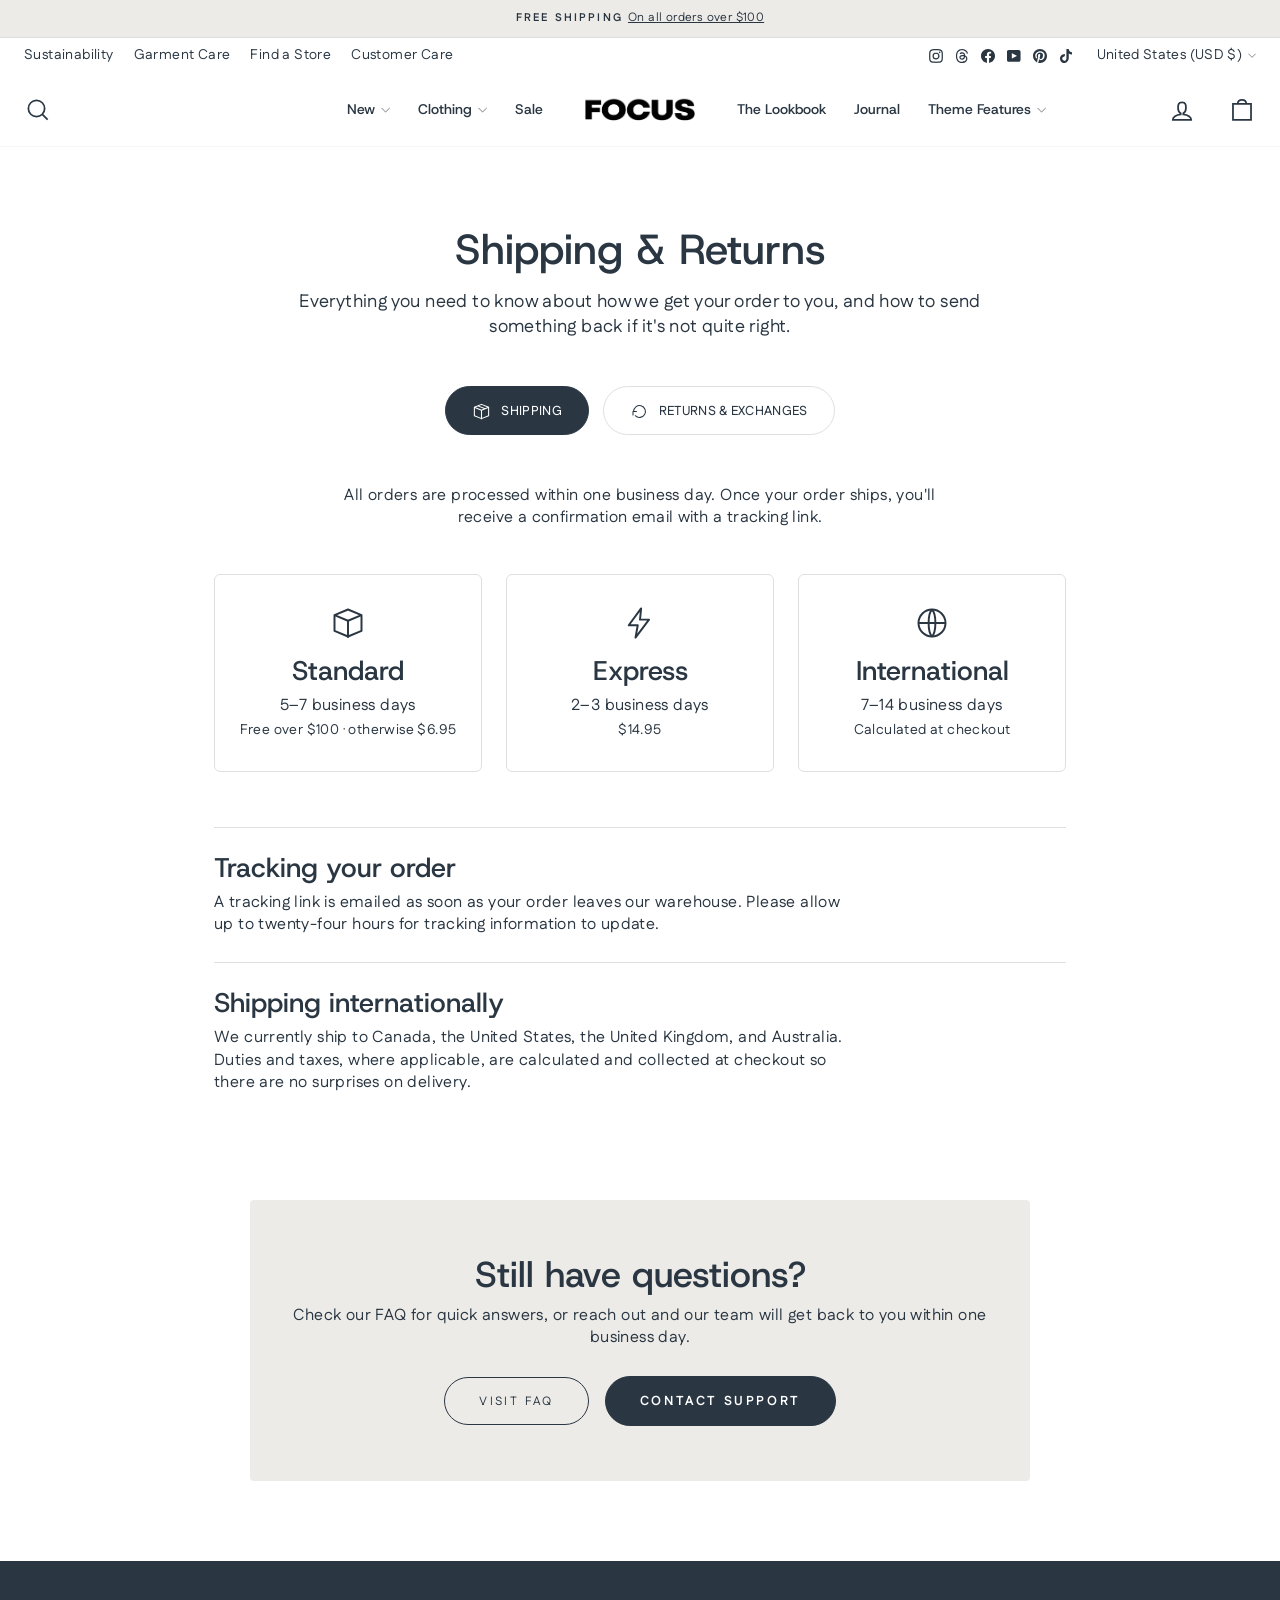
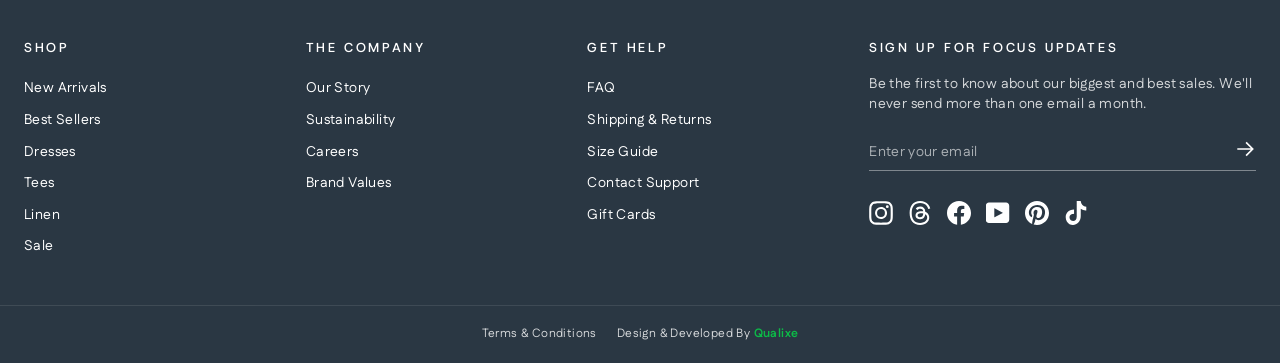
<file: policy.html>
<!DOCTYPE html>
<html lang="en">

<head>
	<meta charset="UTF-8">
	<meta name="viewport" content="width=device-width, initial-scale=1.0">
	<title>Focus | Shipping & Returns</title>
	<!-- link css -->
	<link rel="stylesheet" href="./assets/css/swiper-bundle.min.css">
	<link rel="stylesheet" href="./assets/css/style.css">
</head>

<body>

	<!-- announcement bar start -->
	<div class="announcement-bar">
		<div class="announcement-bar__slide is-active">
			<span class="announcement-bar__text">Free shipping</span>
			<a href="#" class="announcement-bar__link">On all orders over $100</a>
		</div>
		<div class="announcement-bar__slide">
			<span class="announcement-bar__text">Hassle-free returns</span>
			<a href="#" class="announcement-bar__link">30-day postage paid returns</a>
		</div>
	</div>
	<!-- announcement bar end -->

	<header class="header header--solid" id="siteHeader">
		<!-- secondary toolbar (desktop only) -->
		<div class="header__toolbar">
			<div class="header__toolbar-inner container">
				<ul class="header__toolbar-links">
					<li><a href="sustainability.html">Sustainability</a></li>
					<li><a href="#">Garment Care</a></li>
					<li><a href="find-store.html">Find a Store</a></li>
					<li><a href="contact.html">Customer Care</a></li>
				</ul>
				<div class="header__toolbar-right">
					<div class="header__toolbar-social">
						<a href="#" aria-label="Instagram"><svg viewBox="0 0 32 32">
								<path
									d="M16 3.094c4.206 0 4.7.019 6.363.094 1.538.069 2.369.325 2.925.544.738.287 1.262.625 1.813 1.175s.894 1.075 1.175 1.813c.212.556.475 1.387.544 2.925.075 1.662.094 2.156.094 6.363s-.019 4.7-.094 6.363c-.069 1.538-.325 2.369-.544 2.925-.288.738-.625 1.262-1.175 1.813s-1.075.894-1.813 1.175c-.556.212-1.387.475-2.925.544-1.663.075-2.156.094-6.363.094s-4.7-.019-6.363-.094c-1.537-.069-2.369-.325-2.925-.544-.737-.288-1.263-.625-1.813-1.175s-.894-1.075-1.175-1.813c-.212-.556-.475-1.387-.544-2.925-.075-1.663-.094-2.156-.094-6.363s.019-4.7.094-6.363c.069-1.537.325-2.369.544-2.925.287-.737.625-1.263 1.175-1.813s1.075-.894 1.813-1.175c.556-.212 1.388-.475 2.925-.544 1.662-.081 2.156-.094 6.363-.094zm0-2.838c-4.275 0-4.813.019-6.494.094-1.675.075-2.819.344-3.819.731-1.037.4-1.913.944-2.788 1.819S1.486 4.656 1.08 5.688c-.387 1-.656 2.144-.731 3.825-.075 1.675-.094 2.213-.094 6.488s.019 4.813.094 6.494c.075 1.675.344 2.819.731 3.825.4 1.038.944 1.913 1.819 2.788s1.756 1.413 2.788 1.819c1 .387 2.144.656 3.825.731s2.213.094 6.494.094 4.813-.019 6.494-.094c1.675-.075 2.819-.344 3.825-.731 1.038-.4 1.913-.944 2.788-1.819s1.413-1.756 1.819-2.788c.387-1 .656-2.144.731-3.825s.094-2.212.094-6.494-.019-4.813-.094-6.494c-.075-1.675-.344-2.819-.731-3.825-.4-1.038-.944-1.913-1.819-2.788s-1.756-1.413-2.788-1.819c-1-.387-2.144-.656-3.825-.731C20.812.275 20.275.256 16 .256z" />
								<path
									d="M16 7.912a8.088 8.088 0 0 0 0 16.175c4.463 0 8.087-3.625 8.087-8.088s-3.625-8.088-8.088-8.088zm0 13.338a5.25 5.25 0 1 1 0-10.5 5.25 5.25 0 1 1 0 10.5zM26.294 7.594a1.887 1.887 0 1 1-3.774.002 1.887 1.887 0 0 1 3.774-.003z" />
							</svg></a>
						<a href="#" aria-label="Threads"><svg viewBox="0 0 20 20">
								<path
									d="M14.743 9.27a6.873 6.873 0 0 0-.262-.12c-.154-2.844-1.708-4.472-4.318-4.49h-.036c-1.56 0-2.859.667-3.658 1.88l1.435.984c.597-.905 1.534-1.098 2.224-1.098h.024c.86.005 1.508.255 1.927.742.306.355.51.845.611 1.464a10.98 10.98 0 0 0-2.467-.12c-2.48.144-4.076 1.59-3.969 3.602.054 1.02.563 1.897 1.43 2.47.735.485 1.68.722 2.663.668 1.298-.07 2.316-.566 3.026-1.471.54-.688.88-1.579 1.031-2.701.619.373 1.077.864 1.33 1.455.43 1.003.456 2.652-.89 3.997-1.18 1.178-2.596 1.688-4.738 1.703-2.376-.017-4.173-.78-5.342-2.264C3.67 14.58 3.105 12.57 3.084 10c.021-2.571.586-4.58 1.68-5.97 1.169-1.486 2.966-2.248 5.341-2.265 2.394.017 4.222.783 5.435 2.275.595.732 1.043 1.653 1.339 2.726l1.682-.45c-.358-1.32-.922-2.458-1.69-3.402C15.316 1.001 13.041.02 10.111 0H10.1C7.175.02 4.926 1.004 3.415 2.925c-1.344 1.709-2.037 4.087-2.06 7.068v.014c.023 2.98.716 5.359 2.06 7.068C4.926 18.995 7.175 19.98 10.1 20h.011c2.6-.018 4.433-.699 5.943-2.207 1.975-1.974 1.916-4.447 1.265-5.966-.467-1.089-1.358-1.973-2.576-2.557Zm-4.489 4.22c-1.087.062-2.217-.427-2.273-1.472-.041-.775.552-1.64 2.34-1.743.205-.012.406-.018.603-.018.65 0 1.257.063 1.81.184-.207 2.573-1.415 2.99-2.48 3.05Z" />
							</svg></a>
						<a href="#" aria-label="Facebook"><svg viewBox="0 0 14222 14222">
								<path
									d="M14222 7112c0 3549.352-2600.418 6491.344-6000 7024.72V9168h1657l315-2056H8222V5778c0-562 275-1111 1159-1111h897V2917s-814-139-1592-139c-1624 0-2686 984-2686 2767v1567H4194v2056h1806v4968.72C2600.418 13603.344 0 10661.352 0 7112 0 3184.703 3183.703 1 7111 1s7111 3183.703 7111 7111Zm-8222 7025c362 57 733 86 1111 86-377.945 0-749.003-29.485-1111-86.28Zm2222 0v-.28a7107.458 7107.458 0 0 1-167.717 24.267A7407.158 7407.158 0 0 0 8222 14137Zm-167.717 23.987C7745.664 14201.89 7430.797 14223 7111 14223c319.843 0 634.675-21.479 943.283-62.013Z" />
							</svg></a>
						<a href="#" aria-label="YouTube"><svg viewBox="0 0 21 20">
								<path
									d="M-.196 15.803q0 1.23.812 2.092t1.977.861h14.946q1.165 0 1.977-.861t.812-2.092V3.909q0-1.23-.82-2.116T17.539.907H2.593q-1.148 0-1.969.886t-.82 2.116v11.894zm7.465-2.149V6.058q0-.115.066-.18.049-.016.082-.016l.082.016 7.153 3.806q.066.066.066.164 0 .066-.066.131l-7.153 3.806q-.033.033-.066.033-.066 0-.098-.033-.066-.066-.066-.131z" />
							</svg></a>
						<a href="#" aria-label="Pinterest"><svg viewBox="0 0 256 256">
								<path
									d="M0 128.002c0 52.414 31.518 97.442 76.619 117.239-.36-8.938-.064-19.668 2.228-29.393 2.461-10.391 16.47-69.748 16.47-69.748s-4.089-8.173-4.089-20.252c0-18.969 10.994-33.136 24.686-33.136 11.643 0 17.268 8.745 17.268 19.217 0 11.704-7.465 29.211-11.304 45.426-3.207 13.578 6.808 24.653 20.203 24.653 24.252 0 40.586-31.149 40.586-68.055 0-28.054-18.895-49.052-53.262-49.052-38.828 0-63.017 28.956-63.017 61.3 0 11.152 3.288 19.016 8.438 25.106 2.368 2.797 2.697 3.922 1.84 7.134-.614 2.355-2.024 8.025-2.608 10.272-.852 3.242-3.479 4.401-6.409 3.204-17.884-7.301-26.213-26.886-26.213-48.902 0-36.361 30.666-79.961 91.482-79.961 48.87 0 81.035 35.364 81.035 73.325 0 50.213-27.916 87.726-69.066 87.726-13.819 0-26.818-7.47-31.271-15.955 0 0-7.431 29.492-9.005 35.187-2.714 9.869-8.026 19.733-12.883 27.421a127.897 127.897 0 0 0 36.277 5.249c70.684 0 127.996-57.309 127.996-128.005C256.001 57.309 198.689 0 128.005 0 57.314 0 0 57.309 0 128.002Z" />
							</svg></a>
						<a href="#" aria-label="TikTok"><svg viewBox="0 0 2859 3333">
								<path
									d="M2081 0c55 473 319 755 778 785v532c-266 26-499-61-770-225v995c0 1264-1378 1659-1932 753-356-583-138-1606 1004-1647v561c-87 14-180 36-265 65-254 86-398 247-358 531 77 544 1075 705 992-358V1h551z" />
							</svg></a>
					</div>
					<div class="header__currency">
						<button type="button" id="currencyToggle">
							United States (USD $)
							<svg class="chevron" viewBox="0 0 28 16" fill="none" xmlns="http://www.w3.org/2000/svg">
								<path d="m1.57 1.59 12.76 12.77L27.1 1.59" stroke-width="2" stroke="currentColor" fill="none" />
							</svg>
						</button>
						<ul class="header__currency-list" id="currencyList">
							<li><a href="#">United States (USD $)</a></li>
							<li><a href="#">Afghanistan (USD $)</a></li>
							<li><a href="#">Åland Islands (EUR &euro;)</a></li>
							<li><a href="#">Albania (USD $)</a></li>
							<li><a href="#">Algeria (USD $)</a></li>
							<li><a href="#">Andorra (EUR &euro;)</a></li>
							<li><a href="#">Angola (USD $)</a></li>
							<li><a href="#">Anguilla (USD $)</a></li>
							<li><a href="#">Antigua &amp; Barbuda (USD $)</a></li>
							<li><a href="#">Argentina (USD $)</a></li>
							<li><a href="#">Armenia (USD $)</a></li>
							<li><a href="#">Aruba (USD $)</a></li>
							<li><a href="#">Ascension Island (USD $)</a></li>
							<li><a href="#">Australia (AUD $)</a></li>
							<li><a href="#">Austria (EUR &euro;)</a></li>
						</ul>
					</div>
				</div>
			</div>
		</div>
		<!-- main header row -->
		<div class="header__main">
			<div class="header__main-inner container">
				<div class="header__side header__side--left">
					<button class="header__icon-btn header__search-btn only-desktop" id="searchToggle" aria-label="Search">
						<svg aria-hidden="true" focusable="false" role="presentation" class="icon icon-search" viewBox="0 0 64 64">
							<title>icon-search</title>
							<path d="M47.16 28.58A18.58 18.58 0 1 1 28.58 10a18.58 18.58 0 0 1 18.58 18.58ZM54 54 41.94 42"></path>
						</svg>
					</button>
					<button class="header__icon-btn header__menu-toggle only-mobile" id="menuToggle" aria-label="Site navigation">
						<svg class="icon icon-hamburger" viewBox="0 0 64 64" fill="none" xmlns="http://www.w3.org/2000/svg">
							<path d="M7 15h51M7 32h43M7 49h51" />
						</svg>
					</button>

					<nav class="header__nav only-desktop">
						<ul>
							<li class="header__nav-item has-megamenu">
								<details class="megamenu-details">
									<summary>New
										<svg class="chevron" viewBox="0 0 28 16" fill="none" xmlns="http://www.w3.org/2000/svg">
											<path d="m1.57 1.59 12.76 12.77L27.1 1.59" stroke-width="2" stroke="currentColor" fill="none" />
										</svg>
									</summary>
									<div class="megamenu">
										<div class="megamenu__inner container">
											<div class="megamenu__columns">
												<div class="megamenu__col">
													<a href="collections.html" class="megamenu__col-title">Featured</a>
													<a href="collections.html">All New</a>
													<a href="collections.html">New This Week</a>
													<a href="collections.html">Staff Picks</a>
													<a href="collections.html">Spring / Summer Edit</a>
												</div>
												<div class="megamenu__col">
													<span class="megamenu__col-title">Shop By Category</span>
													<a href="collections.html">New Dresses</a>
													<a href="collections.html">New Tops</a>
													<a href="collections.html">New Bottoms</a>
													<a href="collections.html">New Layers</a>
													<a href="collections.html">New Linen</a>
												</div>
												<div class="megamenu__col">
													<span class="megamenu__col-title">Shop By Occasion</span>
													<a href="collections.html">Everyday Essentials</a>
													<a href="collections.html">Workwear</a>
													<a href="collections.html">Weekend</a>
													<a href="collections.html">Vacation Ready</a>
													<a href="collections.html">Event Dressing</a>
												</div>
												<div class="megamenu__col">
													<span class="megamenu__col-title">Collections</span>
													<a href="collections.html">The Linen Edit</a>
													<a href="collections.html">Minimalist Staples</a>
													<a href="collections.html">Soft Tailoring</a>
													<a href="collections.html">Neutral Tones</a>
													<a href="collections.html">Monochrome Looks</a>
												</div>
											</div>
											<div class="megamenu__promos">
												<a href="collections.html" class="megamenu__promo">
													<img src="./assets/images/grid/grid-soft-neutrals.jpg" alt="Linen Favorites">
													<p class="megamenu__promo-title">Linen Favorites</p>
													<p class="megamenu__promo-text">Breathable, relaxed pieces for everyday wear</p>
												</a>
												<a href="collections.html" class="megamenu__promo">
													<img src="./assets/images/products/product-wren-coat.png" alt="The Wren Coat">
													<p class="megamenu__promo-title">New This Week</p>
													<span class="btn btn--sm">The Wren Coat</span>
												</a>
											</div>
										</div>
									</div>
								</details>
							</li>
							<li class="header__nav-item has-megamenu">
								<details class="megamenu-details">
									<summary>Clothing
										<svg class="chevron" viewBox="0 0 28 16" fill="none" xmlns="http://www.w3.org/2000/svg">
											<path d="m1.57 1.59 12.76 12.77L27.1 1.59" stroke-width="2" stroke="currentColor" fill="none" />
										</svg>
									</summary>
									<div class="megamenu">
										<div class="megamenu__inner container">
											<div class="megamenu__columns megamenu__columns--with-images">
												<div class="megamenu__col">
													<a href="collections.html"><img src="./assets/images/categories/category-tops.jpg" alt="Tops"
															class="megamenu__col-img"></a>
													<a href="collections.html" class="megamenu__col-title">Tops</a>
													<a href="collections.html">Tees</a>
													<a href="collections.html">Shirts</a>
													<a href="collections.html">Knit Tops</a>
												</div>
												<div class="megamenu__col">
													<a href="collections.html"><img src="./assets/images/categories/category-bottoms.jpg" alt="Bottoms"
															class="megamenu__col-img"></a>
													<a href="collections.html" class="megamenu__col-title">Bottoms</a>
													<a href="collections.html">Trousers</a>
													<a href="collections.html">Skirts</a>
													<a href="collections.html">Shorts</a>
												</div>
												<div class="megamenu__col">
													<a href="collections.html"><img src="./assets/images/categories/category-dresses.jpg" alt="Dresses"
															class="megamenu__col-img"></a>
													<a href="collections.html" class="megamenu__col-title">Dresses</a>
													<a href="collections.html">Casual Dresses</a>
													<a href="collections.html">Midi Dresses</a>
													<a href="collections.html">Occasional Dresses</a>
												</div>
												<div class="megamenu__col">
													<a href="collections.html"><img src="./assets/images/categories/category-layers.jpg" alt="Layers"
															class="megamenu__col-img"></a>
													<a href="collections.html" class="megamenu__col-title">Layers</a>
													<a href="collections.html">Blazers</a>
													<a href="collections.html">Jackets</a>
													<a href="collections.html">Cardigans</a>
													<a href="collections.html">Sweaters</a>
												</div>
												<div class="megamenu__col">
													<a href="collections.html"><img src="./assets/images/categories/category-linen.jpg" alt="Linen"
															class="megamenu__col-img"></a>
													<a href="collections.html" class="megamenu__col-title">Linen</a>
													<a href="collections.html">Linen Dresses</a>
													<a href="collections.html">Linen Shirts</a>
													<a href="collections.html">Linen Pants</a>
													<a href="collections.html">Linen Shorts</a>
													<a href="collections.html">Linen Layers</a>
												</div>
											</div>
										</div>
									</div>
								</details>
							</li>
							<li class="header__nav-item"><a href="collections.html">Sale</a></li>
						</ul>
					</nav>
				</div>

				<a href="./index.html" class="header__logo">
					<img src="./assets/images/logo/logo.png" alt="Focus" class="header__logo-img header__logo-img--dark">
					<img src="./assets/images/logo/logo-white.png" alt="Focus" class="header__logo-img header__logo-img--light">
				</a>

				<div class="header__side header__side--right">
					<nav class="header__nav only-desktop">
						<ul>
							<li class="header__nav-item"><a href="look-book.html">The Lookbook</a></li>
							<li class="header__nav-item"><a href="blogs.html">Journal</a></li>
							<li class="header__nav-item has-megamenu">
								<details class="megamenu-details">
									<summary>Theme Features
										<svg class="chevron" viewBox="0 0 28 16" fill="none" xmlns="http://www.w3.org/2000/svg">
											<path d="m1.57 1.59 12.76 12.77L27.1 1.59" stroke-width="2" stroke="currentColor" fill="none" />
										</svg>
									</summary>
									<div class="megamenu">
										<div class="megamenu__inner container">
											<div class="megamenu__columns megamenu__columns--narrow">
												<div class="megamenu__col">
													<span class="megamenu__col-title">Presets</span>
													<a href="#">Focus</a>
													<a href="#">Apothecary</a>
													<a href="#">Dune</a>
													<a href="#">Terrain</a>
												</div>
												<div class="megamenu__col">
													<span class="megamenu__col-title">Pages</span>
													<a href="products.html">Product Page</a>
													<a href="collections.html">Collection Page</a>
													<a href="#">Pre-order</a>
													<a href="#">Gift Card</a>
													<a href="find-store.html">Find a Store</a>
												</div>
											</div>
											<div class="megamenu__promos megamenu__promos--single">
												<a href="collections.html" class="megamenu__promo">
													<img src="./assets/images/hero/hero-main.jpg" alt="Focus Theme">
												</a>
											</div>
										</div>
									</div>
								</details>
							</li>
						</ul>
					</nav>
					<div class="header__icons">
						<button class="header__icon-btn header__search-btn only-mobile" id="searchToggleMobile" aria-label="Search">
							<svg aria-hidden="true" focusable="false" role="presentation" class="icon icon-search"
								viewBox="0 0 64 64">
								<title>icon-search</title>
								<path d="M47.16 28.58A18.58 18.58 0 1 1 28.58 10a18.58 18.58 0 0 1 18.58 18.58ZM54 54 41.94 42"></path>
							</svg>
						</button>
						<button class="header__icon-btn header__account-btn only-desktop" aria-label="Account">
							<svg class="icon icon-user" viewBox="0 0 64 64" fill="none" xmlns="http://www.w3.org/2000/svg">
								<path
									d="M35 39.84v-2.53c3.3-1.91 6-6.66 6-11.41 0-7.63 0-13.82-9-13.82s-9 6.19-9 13.82c0 4.75 2.7 9.51 6 11.41v2.53c-10.18.85-18 6-18 12.16h42c0-6.19-7.82-11.31-18-12.16Z" />
							</svg>
						</button>
						<button class="header__icon-btn header__cart-btn" id="cartToggle" aria-label="Cart">
							<svg class="icon icon-bag-minimal" viewBox="0 0 64 64" fill="none" xmlns="http://www.w3.org/2000/svg">
								<path d="M11.375 17.863h41.25v36.75h-41.25z" />
								<path d="M22.25 18c0-7.105 4.35-9 9.75-9s9.75 1.895 9.75 9" />
							</svg>
							<span class="header__cart-count"></span>
						</button>
					</div>
				</div>
			</div>
		</div>
		<!-- search bar dropdown -->
		<div class="header__search-bar" id="searchBar">
			<div class="header__search-bar-inner container">
				<input type="search" id="searchInput" placeholder="Search our store" aria-label="Search our store"
					autocomplete="off">
				<button id="searchClose" aria-label="Close search">
					<svg viewBox="0 0 20 20" fill="none" xmlns="http://www.w3.org/2000/svg">
						<path d="M4 4l12 12M16 4L4 16" stroke="currentColor" stroke-width="1.4" />
					</svg>
				</button>
			</div>

			<div class="search-results container" id="searchResults" hidden>
				<div class="search-results__inner">
					<div class="search-results__col search-results__col--left">
						<div class="search-results__group" id="searchSuggestionsGroup" hidden>
							<h4 class="search-results__heading">Suggestions</h4>
							<ul class="search-results__list" id="searchSuggestionsList"></ul>
						</div>
						<div class="search-results__group" id="searchPagesGroup" hidden>
							<h4 class="search-results__heading">Pages:</h4>
							<ul class="search-results__list" id="searchPagesList"></ul>
						</div>
						<div class="search-results__group" id="searchCollectionsGroup" hidden>
							<h4 class="search-results__heading">Collections:</h4>
							<ul class="search-results__list" id="searchCollectionsList"></ul>
						</div>
					</div>
					<div class="search-results__col search-results__col--right" id="searchProductsGroup" hidden>
						<h4 class="search-results__heading">Products</h4>
						<ul class="search-results__products" id="searchProductsList"></ul>
					</div>
				</div>
				<a href="#" class="search-results__view-more" id="searchViewMore" hidden>View more &rarr;</a>
				<p class="search-results__empty" id="searchEmpty" hidden></p>
			</div>
		</div>
	</header>
	<nav class="mobile-nav" id="mobileNav">
		<div class="mobile-nav__header">
			<img src="./assets/images/logo/logo.png" alt="Focus" class="mobile-nav__logo">
			<button class="mobile-nav__close" id="mobileNavClose" aria-label="Close menu">
				<svg viewBox="0 0 20 20" fill="none" xmlns="http://www.w3.org/2000/svg">
					<path d="M4 4l12 12M16 4L4 16" stroke="currentColor" stroke-width="1.4" />
				</svg>
			</button>
		</div>

		<ul class="mobile-nav__list">
			<li style="--i:0">
				<details class="mobile-nav__details">
					<summary>New
						<svg class="chevron" viewBox="0 0 28 16" fill="none" xmlns="http://www.w3.org/2000/svg">
							<path d="m1.57 1.59 12.76 12.77L27.1 1.59" stroke-width="2" stroke="currentColor" fill="none" />
						</svg>
					</summary>
					<ul class="mobile-nav__sublist">
						<li>
							<details class="mobile-nav__details mobile-nav__details--sub">
								<summary>Featured
									<svg class="chevron chevron--circle" viewBox="0 0 28 16" fill="none"
										xmlns="http://www.w3.org/2000/svg">
										<path d="m1.57 1.59 12.76 12.77L27.1 1.59" stroke-width="2" stroke="currentColor" fill="none" />
									</svg>
								</summary>
								<ul class="mobile-nav__grandchild">
									<li><a href="collections.html">All New</a></li>
									<li><a href="collections.html">New This Week</a></li>
									<li><a href="collections.html">Staff Picks</a></li>
									<li><a href="collections.html">Spring / Summer Edit</a></li>
								</ul>
							</details>
						</li>
						<li>
							<details class="mobile-nav__details mobile-nav__details--sub">
								<summary>Shop By Category
									<svg class="chevron chevron--circle" viewBox="0 0 28 16" fill="none"
										xmlns="http://www.w3.org/2000/svg">
										<path d="m1.57 1.59 12.76 12.77L27.1 1.59" stroke-width="2" stroke="currentColor" fill="none" />
									</svg>
								</summary>
								<ul class="mobile-nav__grandchild">
									<li><a href="collections.html">New Dresses</a></li>
									<li><a href="collections.html">New Tops</a></li>
									<li><a href="collections.html">New Bottoms</a></li>
									<li><a href="collections.html">New Layers</a></li>
									<li><a href="collections.html">New Linen</a></li>
								</ul>
							</details>
						</li>
						<li>
							<details class="mobile-nav__details mobile-nav__details--sub">
								<summary>Shop By Occasion
									<svg class="chevron chevron--circle" viewBox="0 0 28 16" fill="none"
										xmlns="http://www.w3.org/2000/svg">
										<path d="m1.57 1.59 12.76 12.77L27.1 1.59" stroke-width="2" stroke="currentColor" fill="none" />
									</svg>
								</summary>
								<ul class="mobile-nav__grandchild">
									<li><a href="collections.html">Everyday Essentials</a></li>
									<li><a href="collections.html">Workwear</a></li>
									<li><a href="collections.html">Weekend</a></li>
									<li><a href="collections.html">Vacation Ready</a></li>
									<li><a href="collections.html">Event Dressing</a></li>
								</ul>
							</details>
						</li>
						<li>
							<details class="mobile-nav__details mobile-nav__details--sub">
								<summary>Collections
									<svg class="chevron chevron--circle" viewBox="0 0 28 16" fill="none"
										xmlns="http://www.w3.org/2000/svg">
										<path d="m1.57 1.59 12.76 12.77L27.1 1.59" stroke-width="2" stroke="currentColor" fill="none" />
									</svg>
								</summary>
								<ul class="mobile-nav__grandchild">
									<li><a href="collections.html">The Linen Edit</a></li>
									<li><a href="collections.html">Minimalist Staples</a></li>
									<li><a href="collections.html">Soft Tailoring</a></li>
									<li><a href="collections.html">Neutral Tones</a></li>
									<li><a href="collections.html">Monochrome Looks</a></li>
								</ul>
							</details>
						</li>
					</ul>
				</details>
			</li>

			<li style="--i:1">
				<details class="mobile-nav__details">
					<summary>Clothing
						<svg class="chevron" viewBox="0 0 28 16" fill="none" xmlns="http://www.w3.org/2000/svg">
							<path d="m1.57 1.59 12.76 12.77L27.1 1.59" stroke-width="2" stroke="currentColor" fill="none" />
						</svg>
					</summary>
					<ul class="mobile-nav__sublist">
						<li>
							<details class="mobile-nav__details mobile-nav__details--sub">
								<summary>Tops
									<svg class="chevron chevron--circle" viewBox="0 0 28 16" fill="none"
										xmlns="http://www.w3.org/2000/svg">
										<path d="m1.57 1.59 12.76 12.77L27.1 1.59" stroke-width="2" stroke="currentColor" fill="none" />
									</svg>
								</summary>
								<ul class="mobile-nav__grandchild">
									<li><a href="collections.html">Tees</a></li>
									<li><a href="collections.html">Shirts</a></li>
									<li><a href="collections.html">Knit Tops</a></li>
								</ul>
							</details>
						</li>
						<li>
							<details class="mobile-nav__details mobile-nav__details--sub">
								<summary>Bottoms
									<svg class="chevron chevron--circle" viewBox="0 0 28 16" fill="none"
										xmlns="http://www.w3.org/2000/svg">
										<path d="m1.57 1.59 12.76 12.77L27.1 1.59" stroke-width="2" stroke="currentColor" fill="none" />
									</svg>
								</summary>
								<ul class="mobile-nav__grandchild">
									<li><a href="collections.html">Trousers</a></li>
									<li><a href="collections.html">Skirts</a></li>
									<li><a href="collections.html">Shorts</a></li>
								</ul>
							</details>
						</li>
						<li>
							<details class="mobile-nav__details mobile-nav__details--sub">
								<summary>Dresses
									<svg class="chevron chevron--circle" viewBox="0 0 28 16" fill="none"
										xmlns="http://www.w3.org/2000/svg">
										<path d="m1.57 1.59 12.76 12.77L27.1 1.59" stroke-width="2" stroke="currentColor" fill="none" />
									</svg>
								</summary>
								<ul class="mobile-nav__grandchild">
									<li><a href="collections.html">Casual Dresses</a></li>
									<li><a href="collections.html">Midi Dresses</a></li>
									<li><a href="collections.html">Occasional Dresses</a></li>
								</ul>
							</details>
						</li>
						<li>
							<details class="mobile-nav__details mobile-nav__details--sub">
								<summary>Layers
									<svg class="chevron chevron--circle" viewBox="0 0 28 16" fill="none"
										xmlns="http://www.w3.org/2000/svg">
										<path d="m1.57 1.59 12.76 12.77L27.1 1.59" stroke-width="2" stroke="currentColor" fill="none" />
									</svg>
								</summary>
								<ul class="mobile-nav__grandchild">
									<li><a href="collections.html">Blazers</a></li>
									<li><a href="collections.html">Jackets</a></li>
									<li><a href="collections.html">Cardigans</a></li>
									<li><a href="collections.html">Sweaters</a></li>
								</ul>
							</details>
						</li>
						<li>
							<details class="mobile-nav__details mobile-nav__details--sub">
								<summary>Linen
									<svg class="chevron chevron--circle" viewBox="0 0 28 16" fill="none"
										xmlns="http://www.w3.org/2000/svg">
										<path d="m1.57 1.59 12.76 12.77L27.1 1.59" stroke-width="2" stroke="currentColor" fill="none" />
									</svg>
								</summary>
								<ul class="mobile-nav__grandchild">
									<li><a href="collections.html">Linen Dresses</a></li>
									<li><a href="collections.html">Linen Shirts</a></li>
									<li><a href="collections.html">Linen Pants</a></li>
									<li><a href="collections.html">Linen Shorts</a></li>
									<li><a href="collections.html">Linen Layers</a></li>
								</ul>
							</details>
						</li>
					</ul>
				</details>
			</li>

			<li style="--i:2"><a href="collections.html" class="mobile-nav__toplevel-link">Sale</a></li>
			<li style="--i:3"><a href="look-book.html" class="mobile-nav__toplevel-link">The Lookbook</a></li>
			<li style="--i:4"><a href="blogs.html" class="mobile-nav__toplevel-link">Journal</a></li>

			<li style="--i:5">
				<details class="mobile-nav__details">
					<summary>Theme Features
						<svg class="chevron" viewBox="0 0 28 16" fill="none" xmlns="http://www.w3.org/2000/svg">
							<path d="m1.57 1.59 12.76 12.77L27.1 1.59" stroke-width="2" stroke="currentColor" fill="none" />
						</svg>
					</summary>
					<ul class="mobile-nav__sublist">
						<li>
							<details class="mobile-nav__details mobile-nav__details--sub">
								<summary>Presets
									<svg class="chevron chevron--circle" viewBox="0 0 28 16" fill="none"
										xmlns="http://www.w3.org/2000/svg">
										<path d="m1.57 1.59 12.76 12.77L27.1 1.59" stroke-width="2" stroke="currentColor" fill="none" />
									</svg>
								</summary>
								<ul class="mobile-nav__grandchild">
									<li><a href="#">Focus</a></li>
									<li><a href="#">Apothecary</a></li>
									<li><a href="#">Dune</a></li>
									<li><a href="#">Terrain</a></li>
								</ul>
							</details>
						</li>
						<li>
							<details class="mobile-nav__details mobile-nav__details--sub">
								<summary>Pages
									<svg class="chevron chevron--circle" viewBox="0 0 28 16" fill="none"
										xmlns="http://www.w3.org/2000/svg">
										<path d="m1.57 1.59 12.76 12.77L27.1 1.59" stroke-width="2" stroke="currentColor" fill="none" />
									</svg>
								</summary>
								<ul class="mobile-nav__grandchild">
									<li><a href="products.html">Product Page</a></li>
									<li><a href="collections.html">Collection Page</a></li>
									<li><a href="#">Pre-order</a></li>
									<li><a href="#">Gift Card</a></li>
									<li><a href="find-store.html">Find a Store</a></li>
								</ul>
							</details>
						</li>
					</ul>
				</details>
			</li>

			<li style="--i:6">
				<a href="#" class="mobile-nav__login">
					<svg viewBox="0 0 64 64">
						<path
							d="M35 39.84v-2.53c3.3-1.91 6-6.66 6-11.41 0-7.63 0-13.82-9-13.82s-9 6.19-9 13.82c0 4.75 2.7 9.51 6 11.41v2.53c-10.18.85-18 6-18 12.16h42c0-6.19-7.82-11.31-18-12.16Z" />
					</svg>
					Log in
				</a>
			</li>

			<li style="--i:7" class="mobile-nav__toolbar-grid">
				<a href="sustainability.html">Sustainability</a>
				<a href="#">Garment Care</a>
				<a href="find-store.html">Find a Store</a>
				<a href="contact.html">Customer Care</a>
			</li>
		</ul>

		<div class="mobile-nav__social" style="--i:8">
			<a href="#" aria-label="Instagram"><svg viewBox="0 0 32 32">
					<path
						d="M16 3.094c4.206 0 4.7.019 6.363.094 1.538.069 2.369.325 2.925.544.738.287 1.262.625 1.813 1.175s.894 1.075 1.175 1.813c.212.556.475 1.387.544 2.925.075 1.662.094 2.156.094 6.363s-.019 4.7-.094 6.363c-.069 1.538-.325 2.369-.544 2.925-.288.738-.625 1.262-1.175 1.813s-1.075.894-1.813 1.175c-.556.212-1.387.475-2.925.544-1.663.075-2.156.094-6.363.094s-4.7-.019-6.363-.094c-1.537-.069-2.369-.325-2.925-.544-.737-.288-1.263-.625-1.813-1.175s-.894-1.075-1.175-1.813c-.212-.556-.475-1.387-.544-2.925-.075-1.663-.094-2.156-.094-6.363s.019-4.7.094-6.363c.069-1.537.325-2.369.544-2.925.287-.737.625-1.263 1.175-1.813s1.075-.894 1.813-1.175c.556-.212 1.388-.475 2.925-.544 1.662-.081 2.156-.094 6.363-.094zm0-2.838c-4.275 0-4.813.019-6.494.094-1.675.075-2.819.344-3.819.731-1.037.4-1.913.944-2.788 1.819S1.486 4.656 1.08 5.688c-.387 1-.656 2.144-.731 3.825-.075 1.675-.094 2.213-.094 6.488s.019 4.813.094 6.494c.075 1.675.344 2.819.731 3.825.4 1.038.944 1.913 1.819 2.788s1.756 1.413 2.788 1.819c1 .387 2.144.656 3.825.731s2.213.094 6.494.094 4.813-.019 6.494-.094c1.675-.075 2.819-.344 3.825-.731 1.038-.4 1.913-.944 2.788-1.819s1.413-1.756 1.819-2.788c.387-1 .656-2.144.731-3.825s.094-2.212.094-6.494-.019-4.813-.094-6.494c-.075-1.675-.344-2.819-.731-3.825-.4-1.038-.944-1.913-1.819-2.788s-1.756-1.413-2.788-1.819c-1-.387-2.144-.656-3.825-.731C20.812.275 20.275.256 16 .256z" />
					<path
						d="M16 7.912a8.088 8.088 0 0 0 0 16.175c4.463 0 8.087-3.625 8.087-8.088s-3.625-8.088-8.088-8.088zm0 13.338a5.25 5.25 0 1 1 0-10.5 5.25 5.25 0 1 1 0 10.5zM26.294 7.594a1.887 1.887 0 1 1-3.774.002 1.887 1.887 0 0 1 3.774-.003z" />
				</svg></a>
			<a href="#" aria-label="Facebook"><svg viewBox="0 0 14222 14222">
					<path
						d="M14222 7112c0 3549.352-2600.418 6491.344-6000 7024.72V9168h1657l315-2056H8222V5778c0-562 275-1111 1159-1111h897V2917s-814-139-1592-139c-1624 0-2686 984-2686 2767v1567H4194v2056h1806v4968.72C2600.418 13603.344 0 10661.352 0 7112 0 3184.703 3183.703 1 7111 1s7111 3183.703 7111 7111Zm-8222 7025c362 57 733 86 1111 86-377.945 0-749.003-29.485-1111-86.28Zm2222 0v-.28a7107.458 7107.458 0 0 1-167.717 24.267A7407.158 7407.158 0 0 0 8222 14137Zm-167.717 23.987C7745.664 14201.89 7430.797 14223 7111 14223c319.843 0 634.675-21.479 943.283-62.013Z" />
				</svg></a>
			<a href="#" aria-label="YouTube"><svg viewBox="0 0 21 20">
					<path
						d="M-.196 15.803q0 1.23.812 2.092t1.977.861h14.946q1.165 0 1.977-.861t.812-2.092V3.909q0-1.23-.82-2.116T17.539.907H2.593q-1.148 0-1.969.886t-.82 2.116v11.894zm7.465-2.149V6.058q0-.115.066-.18.049-.016.082-.016l.082.016 7.153 3.806q.066.066.066.164 0 .066-.066.131l-7.153 3.806q-.033.033-.066.033-.066 0-.098-.033-.066-.066-.066-.131z" />
				</svg></a>
			<a href="#" aria-label="Pinterest"><svg viewBox="0 0 256 256">
					<path
						d="M0 128.002c0 52.414 31.518 97.442 76.619 117.239-.36-8.938-.064-19.668 2.228-29.393 2.461-10.391 16.47-69.748 16.47-69.748s-4.089-8.173-4.089-20.252c0-18.969 10.994-33.136 24.686-33.136 11.643 0 17.268 8.745 17.268 19.217 0 11.704-7.465 29.211-11.304 45.426-3.207 13.578 6.808 24.653 20.203 24.653 24.252 0 40.586-31.149 40.586-68.055 0-28.054-18.895-49.052-53.262-49.052-38.828 0-63.017 28.956-63.017 61.3 0 11.152 3.288 19.016 8.438 25.106 2.368 2.797 2.697 3.922 1.84 7.134-.614 2.355-2.024 8.025-2.608 10.272-.852 3.242-3.479 4.401-6.409 3.204-17.884-7.301-26.213-26.886-26.213-48.902 0-36.361 30.666-79.961 91.482-79.961 48.87 0 81.035 35.364 81.035 73.325 0 50.213-27.916 87.726-69.066 87.726-13.819 0-26.818-7.47-31.271-15.955 0 0-7.431 29.492-9.005 35.187-2.714 9.869-8.026 19.733-12.883 27.421a127.897 127.897 0 0 0 36.277 5.249c70.684 0 127.996-57.309 127.996-128.005C256.001 57.309 198.689 0 128.005 0 57.314 0 0 57.309 0 128.002Z" />
				</svg></a>
			<a href="#" aria-label="TikTok"><svg viewBox="0 0 2859 3333">
					<path
						d="M2081 0c55 473 319 755 778 785v532c-266 26-499-61-770-225v995c0 1264-1378 1659-1932 753-356-583-138-1606 1004-1647v561c-87 14-180 36-265 65-254 86-398 247-358 531 77 544 1075 705 992-358V1h551z" />
				</svg></a>
		</div>
	</nav>
	<!-- cart drawer -->
	<div class="cart-drawer" id="cartDrawer">
		<div class="cart-drawer__header">
			<h2>Cart</h2>
			<button class="cart-drawer__close" id="cartClose" aria-label="Close cart">
				<svg viewBox="0 0 20 20" fill="none" xmlns="http://www.w3.org/2000/svg">
					<path d="M4 4l12 12M16 4L4 16" stroke="currentColor" stroke-width="1.4" />
				</svg>
			</button>
		</div>

		<div class="cart-drawer__body">
			<div class="cart-drawer__empty" id="cartEmpty">
				<p>Your cart is currently empty.</p>
				<a href="./index.html" class="btn">Continue shopping</a>
			</div>

			<div class="cart-drawer__items" id="cartItems"></div>
		</div>

		<div class="cart-drawer__footer" id="cartFooter" hidden>
			<div class="cart-drawer__row">
				<span>Subtotal</span>
				<span id="cartSubtotal">$0</span>
			</div>
			<p class="cart-drawer__shipping-note">Shipping, taxes, and discount codes calculated at checkout.</p>
			<label class="cart-drawer__terms">
				<input type="checkbox" id="cartTerms">
				I agree with the <a href="terms.html">terms and conditions</a>
			</label>
			<button type="button" class="btn cart-drawer__checkout" id="cartCheckout">Check out</button>
		</div>
	</div>

	<!-- shared drawer overlay backdrop -->
	<div class="nav-overlay" id="navOverlay"></div>

	<main>

		<!-- policy page start -->
		<section class="policy-page">
			<div class="policy-page__inner">

				<div class="policy-page__intro reveal">
					<h1>Shipping &amp; Returns</h1>
					<p>Everything you need to know about how we get your order to you, and how to send something
						back if it's not quite right.</p>
				</div>

				<div class="policy-page__tabs reveal" id="policyTabs">
					<button type="button" class="policy-page__tab is-active" data-tab="policyShipping">
						<svg viewBox="0 0 64 64" fill="none" xmlns="http://www.w3.org/2000/svg">
							<path d="M32 8 8 18v28l24 10 24-10V18L32 8Z" stroke="currentColor" stroke-width="3.5"
								stroke-linejoin="round"></path>
							<path d="M8 18l24 10 24-10M32 28v30" stroke="currentColor" stroke-width="3.5"
								stroke-linejoin="round"></path>
							<path d="M20 13l24 10" stroke="currentColor" stroke-width="3.5" stroke-linejoin="round"></path>
						</svg>
						Shipping
					</button>
					<button type="button" class="policy-page__tab" data-tab="policyReturns">
						<svg viewBox="0 0 64 64" fill="none" xmlns="http://www.w3.org/2000/svg">
							<path d="M12 32a20 20 0 1 1 5.86 14.14" stroke="currentColor" stroke-width="3.5"
								stroke-linecap="round"></path>
							<path d="M10 44V32h12" stroke="currentColor" stroke-width="3.5" stroke-linecap="round"
								stroke-linejoin="round"></path>
						</svg>
						Returns &amp; Exchanges
					</button>
				</div>

				<div class="policy-page__panels" id="policyPanels">

					<div class="policy-page__panel" id="policyShipping">
						<p class="policy-page__lead">All orders are processed within one business day. Once your
							order ships, you'll receive a confirmation email with a tracking link.</p>

						<div class="policy-page__options">
							<div class="policy-page__option">
								<span class="policy-page__option-icon">
									<svg viewBox="0 0 64 64" fill="none" xmlns="http://www.w3.org/2000/svg">
										<path d="M32 8 8 18v28l24 10 24-10V18L32 8Z" stroke="currentColor" stroke-width="3.5"
											stroke-linejoin="round"></path>
										<path d="M8 18l24 10 24-10M32 28v30" stroke="currentColor" stroke-width="3.5"
											stroke-linejoin="round"></path>
									</svg>
								</span>
								<h3>Standard</h3>
								<p class="policy-page__option-time">5–7 business days</p>
								<p class="policy-page__option-price">Free over $100 · otherwise $6.95</p>
							</div>
							<div class="policy-page__option">
								<span class="policy-page__option-icon">
									<svg viewBox="0 0 64 64" fill="none" xmlns="http://www.w3.org/2000/svg">
										<path d="M34 6 12 36h16l-4 22 24-32H32l2-20Z" stroke="currentColor" stroke-width="3.5"
											stroke-linejoin="round"></path>
									</svg>
								</span>
								<h3>Express</h3>
								<p class="policy-page__option-time">2–3 business days</p>
								<p class="policy-page__option-price">$14.95</p>
							</div>
							<div class="policy-page__option">
								<span class="policy-page__option-icon">
									<svg viewBox="0 0 64 64" fill="none" xmlns="http://www.w3.org/2000/svg">
										<circle cx="32" cy="32" r="24" stroke="currentColor" stroke-width="3.5"></circle>
										<path d="M8 32h48M32 8c8 8 8 40 0 48M32 8c-8 8-8 40 0 48" stroke="currentColor"
											stroke-width="3.5"></path>
									</svg>
								</span>
								<h3>International</h3>
								<p class="policy-page__option-time">7–14 business days</p>
								<p class="policy-page__option-price">Calculated at checkout</p>
							</div>
						</div>

						<div class="policy-page__note">
							<h3>Tracking your order</h3>
							<p>A tracking link is emailed as soon as your order leaves our warehouse. Please allow up
								to twenty-four hours for tracking information to update.</p>
						</div>
						<div class="policy-page__note">
							<h3>Shipping internationally</h3>
							<p>We currently ship to Canada, the United States, the United Kingdom, and Australia.
								Duties and taxes, where applicable, are calculated and collected at checkout so
								there are no surprises on delivery.</p>
						</div>
					</div>

					<div class="policy-page__panel" id="policyReturns" hidden>
						<p class="policy-page__lead">Changed your mind? Items can be returned within thirty days of
							delivery, as long as they're unworn, unwashed, and still have their original tags
							attached.</p>

						<div class="policy-page__steps">
							<div class="policy-page__step">
								<span class="policy-page__step-num">01</span>
								<h3>Start your return</h3>
								<p>Log in to our online returns portal with your order number and email address.</p>
							</div>
							<div class="policy-page__step">
								<span class="policy-page__step-num">02</span>
								<h3>Get your label</h3>
								<p>Approved returns receive a prepaid, pre-addressed shipping label by email within
									twenty-four hours.</p>
							</div>
							<div class="policy-page__step">
								<span class="policy-page__step-num">03</span>
								<h3>Pack &amp; send</h3>
								<p>Pack the item securely with its tags attached and drop it off at any carrier
									location.</p>
							</div>
							<div class="policy-page__step">
								<span class="policy-page__step-num">04</span>
								<h3>Get refunded</h3>
								<p>Once we receive your return, your refund is processed within five business days
									to your original payment method.</p>
							</div>
						</div>

						<div class="policy-page__note">
							<h3>Exchanges</h3>
							<p>Need a different size or colour instead? Exchanges are available free of charge
								through the same returns portal — just select "Exchange" rather than "Refund" when
								starting your request.</p>
						</div>
						<div class="policy-page__note">
							<h3>What can't be returned</h3>
							<p>Final sale items, gift cards, and any pieces marked as non-returnable at checkout
								can't be returned or exchanged. Everything else just needs to be in its original,
								unworn condition.</p>
						</div>
					</div>

				</div>

				<div class="policy-page__cta reveal">
					<h2>Still have questions?</h2>
					<p>Check our FAQ for quick answers, or reach out and our team will get back to you within one
						business day.</p>
					<div class="policy-page__cta-actions">
						<a href="faq.html" class="policy-page__cta-link">Visit FAQ</a>
						<a href="contact.html" class="btn">Contact Support</a>
					</div>
				</div>

			</div>
		</section>
		<!-- policy page end -->

	</main>

	<!-- footer start -->
	<footer class="footer">
		<div class="footer__top container">
			<div class="footer__col">
				<details class="footer__accordion" open>
					<summary class="footer__col-heading">Shop
						<svg class="chevron footer__accordion-chevron" viewBox="0 0 28 16" fill="none"
							xmlns="http://www.w3.org/2000/svg">
							<path d="m1.57 1.59 12.76 12.77L27.1 1.59" stroke-width="2" stroke="currentColor" fill="none" />
						</svg>
					</summary>
					<ul class="footer__accordion-content">
						<li><a href="collections.html">New Arrivals</a></li>
						<li><a href="collections.html">Best Sellers</a></li>
						<li><a href="collections.html">Dresses</a></li>
						<li><a href="collections.html">Tees</a></li>
						<li><a href="collections.html">Linen</a></li>
						<li><a href="collections.html">Sale</a></li>
					</ul>
				</details>
			</div>
			<div class="footer__col">
				<details class="footer__accordion" open>
					<summary class="footer__col-heading">The Company
						<svg class="chevron footer__accordion-chevron" viewBox="0 0 28 16" fill="none"
							xmlns="http://www.w3.org/2000/svg">
							<path d="m1.57 1.59 12.76 12.77L27.1 1.59" stroke-width="2" stroke="currentColor" fill="none" />
						</svg>
					</summary>
					<ul class="footer__accordion-content">
						<li><a href="about.html">Our Story</a></li>
						<li><a href="sustainability.html">Sustainability</a></li>
						<li><a href="career.html">Careers</a></li>
						<li><a href="#">Brand Values</a></li>
					</ul>
				</details>
			</div>
			<div class="footer__col">
				<details class="footer__accordion" open>
					<summary class="footer__col-heading">Get Help
						<svg class="chevron footer__accordion-chevron" viewBox="0 0 28 16" fill="none"
							xmlns="http://www.w3.org/2000/svg">
							<path d="m1.57 1.59 12.76 12.77L27.1 1.59" stroke-width="2" stroke="currentColor" fill="none" />
						</svg>
					</summary>
					<ul class="footer__accordion-content">
						<li><a href="faq.html">FAQ</a></li>
						<li><a href="policy.html">Shipping &amp; Returns</a></li>
						<li><a href="faq.html">Size Guide</a></li>
						<li><a href="contact.html">Contact Support</a></li>
						<li><a href="#">Gift Cards</a></li>
					</ul>
				</details>
			</div>
			<div class="footer__col footer__newsletter">
				<details class="footer__accordion" open>
					<summary class="footer__col-heading">Sign up for Focus updates
						<svg class="chevron footer__accordion-chevron" viewBox="0 0 28 16" fill="none"
							xmlns="http://www.w3.org/2000/svg">
							<path d="m1.57 1.59 12.76 12.77L27.1 1.59" stroke-width="2" stroke="currentColor" fill="none" />
						</svg>
					</summary>
					<div class="footer__accordion-content footer__newsletter-content">
						<p>Be the first to know about our biggest and best sales. We'll never send more than one email a month.</p>
						<form class="footer__newsletter-form" onsubmit="return false;">
							<input type="email" placeholder="Enter your email" required>
							<button type="submit" aria-label="Subscribe">
								<svg viewBox="0 0 20 20" fill="none" xmlns="http://www.w3.org/2000/svg">
									<path d="M3 10h14M11 4l6 6-6 6" stroke="currentColor" stroke-width="1.5" />
								</svg>
							</button>
						</form>
						<div class="footer__socials">
							<a href="#" aria-label="Instagram"><svg viewBox="0 0 32 32">
									<path
										d="M16 3.094c4.206 0 4.7.019 6.363.094 1.538.069 2.369.325 2.925.544.738.287 1.262.625 1.813 1.175s.894 1.075 1.175 1.813c.212.556.475 1.387.544 2.925.075 1.662.094 2.156.094 6.363s-.019 4.7-.094 6.363c-.069 1.538-.325 2.369-.544 2.925-.288.738-.625 1.262-1.175 1.813s-1.075.894-1.813 1.175c-.556.212-1.387.475-2.925.544-1.663.075-2.156.094-6.363.094s-4.7-.019-6.363-.094c-1.537-.069-2.369-.325-2.925-.544-.737-.288-1.263-.625-1.813-1.175s-.894-1.075-1.175-1.813c-.212-.556-.475-1.387-.544-2.925-.075-1.663-.094-2.156-.094-6.363s.019-4.7.094-6.363c.069-1.537.325-2.369.544-2.925.287-.737.625-1.263 1.175-1.813s1.075-.894 1.813-1.175c.556-.212 1.388-.475 2.925-.544 1.662-.081 2.156-.094 6.363-.094zm0-2.838c-4.275 0-4.813.019-6.494.094-1.675.075-2.819.344-3.819.731-1.037.4-1.913.944-2.788 1.819S1.486 4.656 1.08 5.688c-.387 1-.656 2.144-.731 3.825-.075 1.675-.094 2.213-.094 6.488s.019 4.813.094 6.494c.075 1.675.344 2.819.731 3.825.4 1.038.944 1.913 1.819 2.788s1.756 1.413 2.788 1.819c1 .387 2.144.656 3.825.731s2.213.094 6.494.094 4.813-.019 6.494-.094c1.675-.075 2.819-.344 3.825-.731 1.038-.4 1.913-.944 2.788-1.819s1.413-1.756 1.819-2.788c.387-1 .656-2.144.731-3.825s.094-2.212.094-6.494-.019-4.813-.094-6.494c-.075-1.675-.344-2.819-.731-3.825-.4-1.038-.944-1.913-1.819-2.788s-1.756-1.413-2.788-1.819c-1-.387-2.144-.656-3.825-.731C20.812.275 20.275.256 16 .256z" />
									<path
										d="M16 7.912a8.088 8.088 0 0 0 0 16.175c4.463 0 8.087-3.625 8.087-8.088s-3.625-8.088-8.088-8.088zm0 13.338a5.25 5.25 0 1 1 0-10.5 5.25 5.25 0 1 1 0 10.5zM26.294 7.594a1.887 1.887 0 1 1-3.774.002 1.887 1.887 0 0 1 3.774-.003z" />
								</svg></a>
							<a href="#" aria-label="Threads"><svg viewBox="0 0 20 20">
									<path
										d="M14.743 9.27a6.873 6.873 0 0 0-.262-.12c-.154-2.844-1.708-4.472-4.318-4.49h-.036c-1.56 0-2.859.667-3.658 1.88l1.435.984c.597-.905 1.534-1.098 2.224-1.098h.024c.86.005 1.508.255 1.927.742.306.355.51.845.611 1.464a10.98 10.98 0 0 0-2.467-.12c-2.48.144-4.076 1.59-3.969 3.602.054 1.02.563 1.897 1.43 2.47.735.485 1.68.722 2.663.668 1.298-.07 2.316-.566 3.026-1.471.54-.688.88-1.579 1.031-2.701.619.373 1.077.864 1.33 1.455.43 1.003.456 2.652-.89 3.997-1.18 1.178-2.596 1.688-4.738 1.703-2.376-.017-4.173-.78-5.342-2.264C3.67 14.58 3.105 12.57 3.084 10c.021-2.571.586-4.58 1.68-5.97 1.169-1.486 2.966-2.248 5.341-2.265 2.394.017 4.222.783 5.435 2.275.595.732 1.043 1.653 1.339 2.726l1.682-.45c-.358-1.32-.922-2.458-1.69-3.402C15.316 1.001 13.041.02 10.111 0H10.1C7.175.02 4.926 1.004 3.415 2.925c-1.344 1.709-2.037 4.087-2.06 7.068v.014c.023 2.98.716 5.359 2.06 7.068C4.926 18.995 7.175 19.98 10.1 20h.011c2.6-.018 4.433-.699 5.943-2.207 1.975-1.974 1.916-4.447 1.265-5.966-.467-1.089-1.358-1.973-2.576-2.557Zm-4.489 4.22c-1.087.062-2.217-.427-2.273-1.472-.041-.775.552-1.64 2.34-1.743.205-.012.406-.018.603-.018.65 0 1.257.063 1.81.184-.207 2.573-1.415 2.99-2.48 3.05Z" />
								</svg></a>
							<a href="#" aria-label="Facebook"><svg viewBox="0 0 14222 14222">
									<path
										d="M14222 7112c0 3549.352-2600.418 6491.344-6000 7024.72V9168h1657l315-2056H8222V5778c0-562 275-1111 1159-1111h897V2917s-814-139-1592-139c-1624 0-2686 984-2686 2767v1567H4194v2056h1806v4968.72C2600.418 13603.344 0 10661.352 0 7112 0 3184.703 3183.703 1 7111 1s7111 3183.703 7111 7111Zm-8222 7025c362 57 733 86 1111 86-377.945 0-749.003-29.485-1111-86.28Zm2222 0v-.28a7107.458 7107.458 0 0 1-167.717 24.267A7407.158 7407.158 0 0 0 8222 14137Zm-167.717 23.987C7745.664 14201.89 7430.797 14223 7111 14223c319.843 0 634.675-21.479 943.283-62.013Z" />
								</svg></a>
							<a href="#" aria-label="YouTube"><svg viewBox="0 0 21 20">
									<path
										d="M-.196 15.803q0 1.23.812 2.092t1.977.861h14.946q1.165 0 1.977-.861t.812-2.092V3.909q0-1.23-.82-2.116T17.539.907H2.593q-1.148 0-1.969.886t-.82 2.116v11.894zm7.465-2.149V6.058q0-.115.066-.18.049-.016.082-.016l.082.016 7.153 3.806q.066.066.066.164 0 .066-.066.131l-7.153 3.806q-.033.033-.066.033-.066 0-.098-.033-.066-.066-.066-.131z" />
								</svg></a>
							<a href="#" aria-label="Pinterest"><svg viewBox="0 0 256 256">
									<path
										d="M0 128.002c0 52.414 31.518 97.442 76.619 117.239-.36-8.938-.064-19.668 2.228-29.393 2.461-10.391 16.47-69.748 16.47-69.748s-4.089-8.173-4.089-20.252c0-18.969 10.994-33.136 24.686-33.136 11.643 0 17.268 8.745 17.268 19.217 0 11.704-7.465 29.211-11.304 45.426-3.207 13.578 6.808 24.653 20.203 24.653 24.252 0 40.586-31.149 40.586-68.055 0-28.054-18.895-49.052-53.262-49.052-38.828 0-63.017 28.956-63.017 61.3 0 11.152 3.288 19.016 8.438 25.106 2.368 2.797 2.697 3.922 1.84 7.134-.614 2.355-2.024 8.025-2.608 10.272-.852 3.242-3.479 4.401-6.409 3.204-17.884-7.301-26.213-26.886-26.213-48.902 0-36.361 30.666-79.961 91.482-79.961 48.87 0 81.035 35.364 81.035 73.325 0 50.213-27.916 87.726-69.066 87.726-13.819 0-26.818-7.47-31.271-15.955 0 0-7.431 29.492-9.005 35.187-2.714 9.869-8.026 19.733-12.883 27.421a127.897 127.897 0 0 0 36.277 5.249c70.684 0 127.996-57.309 127.996-128.005C256.001 57.309 198.689 0 128.005 0 57.314 0 0 57.309 0 128.002Z" />
								</svg></a>
							<a href="#" aria-label="TikTok"><svg viewBox="0 0 2859 3333">
									<path
										d="M2081 0c55 473 319 755 778 785v532c-266 26-499-61-770-225v995c0 1264-1378 1659-1932 753-356-583-138-1606 1004-1647v561c-87 14-180 36-265 65-254 86-398 247-358 531 77 544 1075 705 992-358V1h551z" />
								</svg></a>
						</div>
					</div>
				</details>
			</div>
		</div>
		<div class="footer__bottom container">
			<a href="terms.html" class="footer__bottom-link">Terms &amp; Conditions</a>
			<span>Design & Developed By <a target="_blank" href="https://qualixe.com" style="color: #06db49;"><strong>Qualixe</strong></a></span>
		</div>
	</footer>
	<!-- footer end -->

	<!-- link js -->
	<script src="./assets/js/swiper-bundle.min.js"></script>
	<script src="./assets/js/script.js"></script>
</body>

</html>
</file>
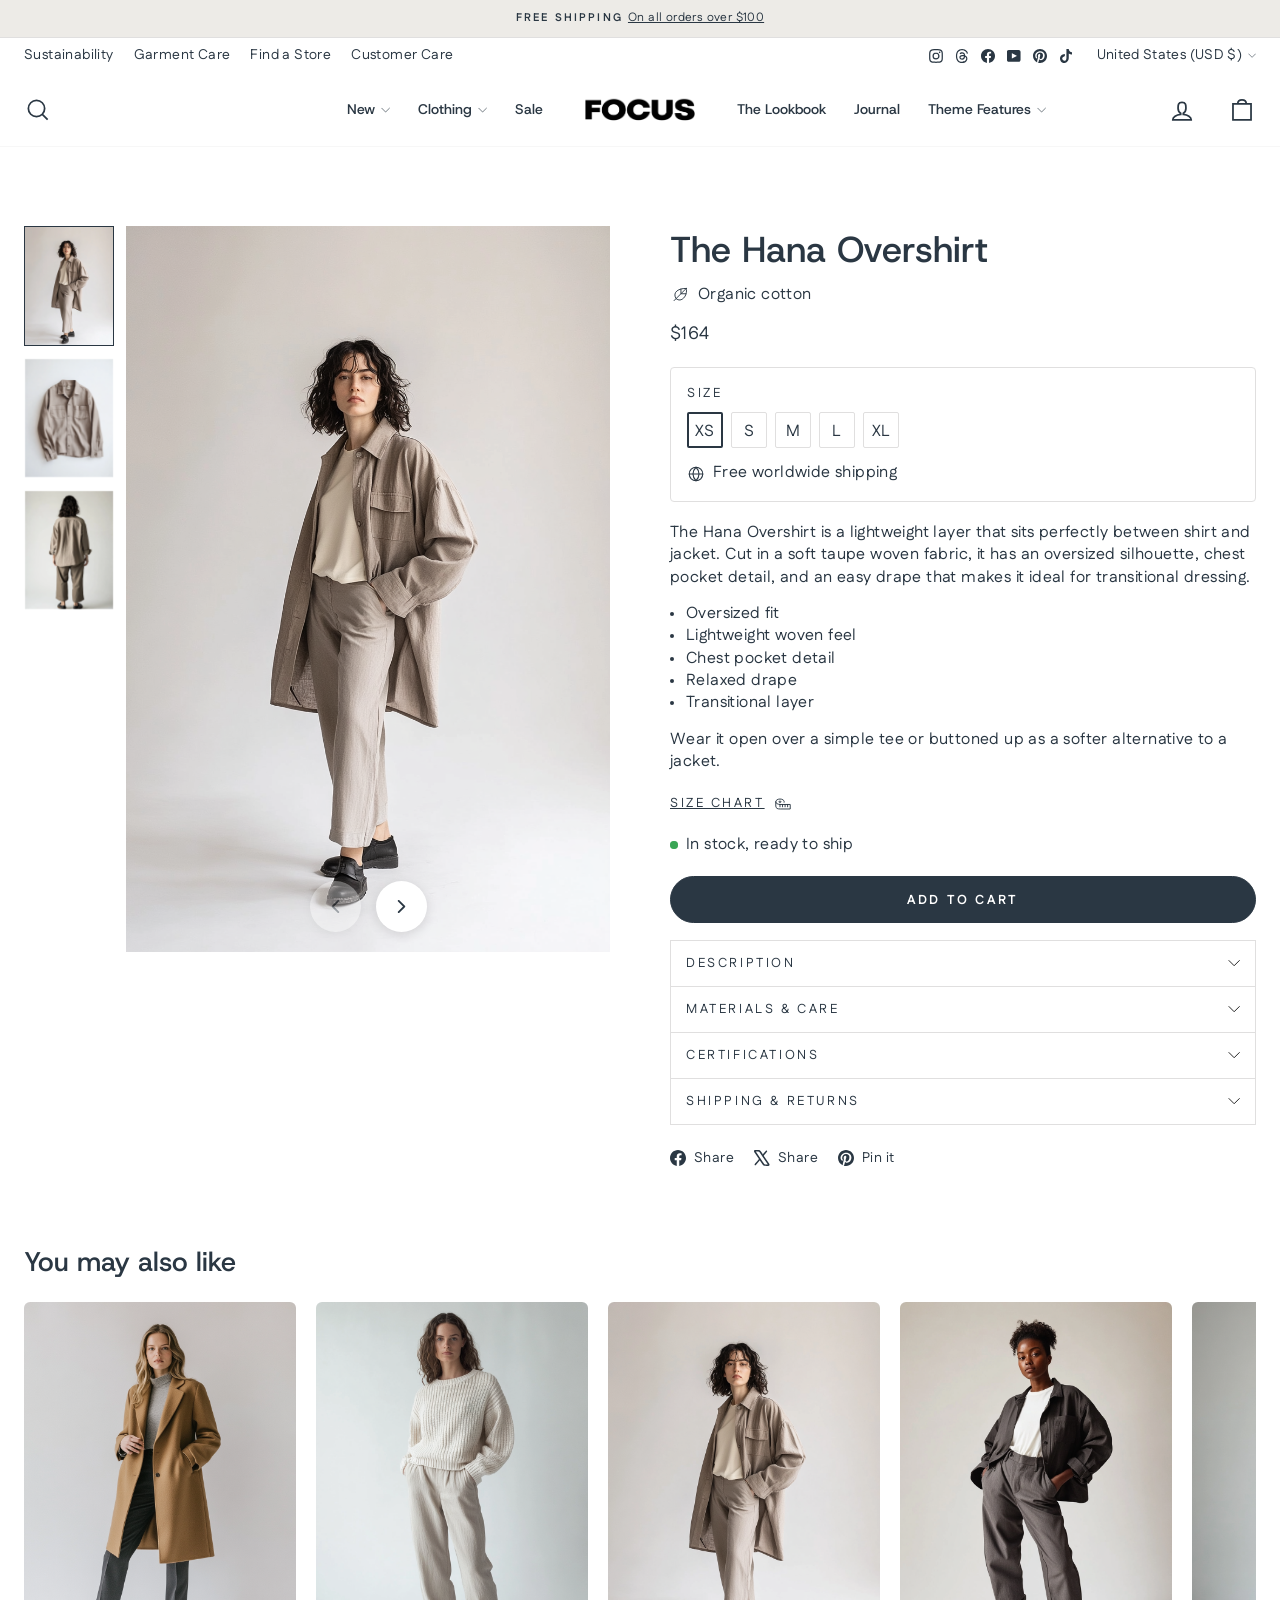
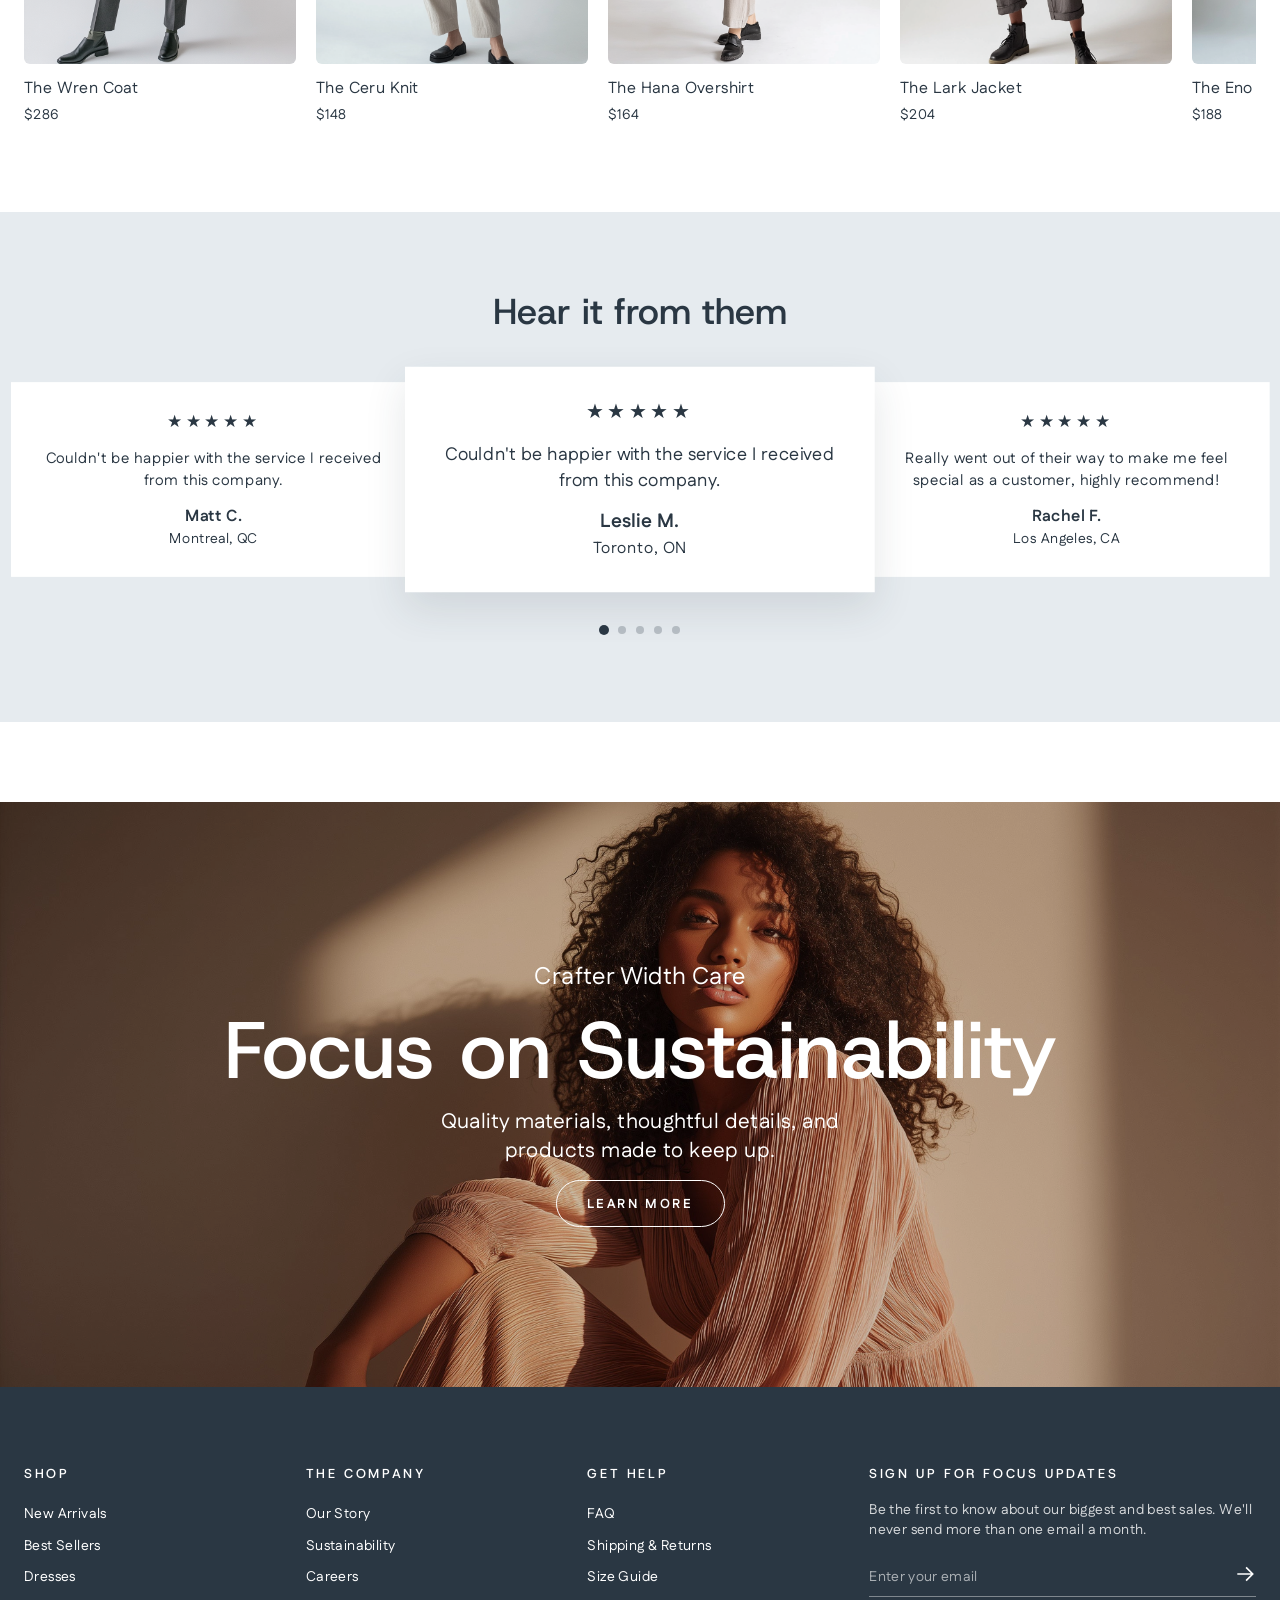
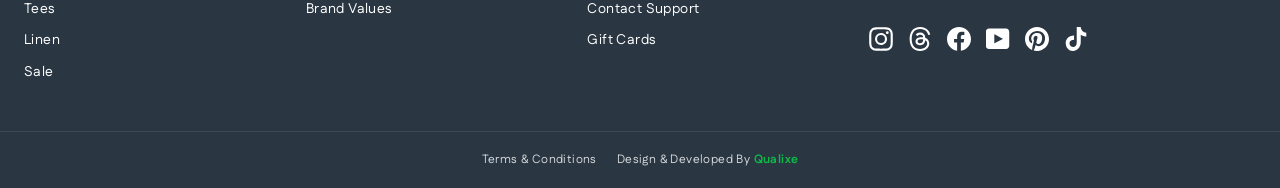
<file: products.html>
<!DOCTYPE html>
<html lang="en">

<head>
	<meta charset="UTF-8">
	<meta name="viewport" content="width=device-width, initial-scale=1.0">
	<title>Focus | Single Product</title>
	<!-- link css -->
	<link rel="stylesheet" href="./assets/css/swiper-bundle.min.css">
	<link rel="stylesheet" href="./assets/css/style.css">
</head>

<body>

	<!-- announcement bar start -->
	<div class="announcement-bar">
		<div class="announcement-bar__slide is-active">
			<span class="announcement-bar__text">Free shipping</span>
			<a href="#" class="announcement-bar__link">On all orders over $100</a>
		</div>
		<div class="announcement-bar__slide">
			<span class="announcement-bar__text">Hassle-free returns</span>
			<a href="#" class="announcement-bar__link">30-day postage paid returns</a>
		</div>
	</div>
	<!-- announcement bar end -->

	<header class="header header--solid" id="siteHeader">
		<!-- secondary toolbar (desktop only) -->
		<div class="header__toolbar">
			<div class="header__toolbar-inner container">
				<ul class="header__toolbar-links">
					<li><a href="sustainability.html">Sustainability</a></li>
					<li><a href="#">Garment Care</a></li>
					<li><a href="find-store.html">Find a Store</a></li>
					<li><a href="contact.html">Customer Care</a></li>
				</ul>
				<div class="header__toolbar-right">
					<div class="header__toolbar-social">
						<a href="#" aria-label="Instagram"><svg viewBox="0 0 32 32">
								<path
									d="M16 3.094c4.206 0 4.7.019 6.363.094 1.538.069 2.369.325 2.925.544.738.287 1.262.625 1.813 1.175s.894 1.075 1.175 1.813c.212.556.475 1.387.544 2.925.075 1.662.094 2.156.094 6.363s-.019 4.7-.094 6.363c-.069 1.538-.325 2.369-.544 2.925-.288.738-.625 1.262-1.175 1.813s-1.075.894-1.813 1.175c-.556.212-1.387.475-2.925.544-1.663.075-2.156.094-6.363.094s-4.7-.019-6.363-.094c-1.537-.069-2.369-.325-2.925-.544-.737-.288-1.263-.625-1.813-1.175s-.894-1.075-1.175-1.813c-.212-.556-.475-1.387-.544-2.925-.075-1.663-.094-2.156-.094-6.363s.019-4.7.094-6.363c.069-1.537.325-2.369.544-2.925.287-.737.625-1.263 1.175-1.813s1.075-.894 1.813-1.175c.556-.212 1.388-.475 2.925-.544 1.662-.081 2.156-.094 6.363-.094zm0-2.838c-4.275 0-4.813.019-6.494.094-1.675.075-2.819.344-3.819.731-1.037.4-1.913.944-2.788 1.819S1.486 4.656 1.08 5.688c-.387 1-.656 2.144-.731 3.825-.075 1.675-.094 2.213-.094 6.488s.019 4.813.094 6.494c.075 1.675.344 2.819.731 3.825.4 1.038.944 1.913 1.819 2.788s1.756 1.413 2.788 1.819c1 .387 2.144.656 3.825.731s2.213.094 6.494.094 4.813-.019 6.494-.094c1.675-.075 2.819-.344 3.825-.731 1.038-.4 1.913-.944 2.788-1.819s1.413-1.756 1.819-2.788c.387-1 .656-2.144.731-3.825s.094-2.212.094-6.494-.019-4.813-.094-6.494c-.075-1.675-.344-2.819-.731-3.825-.4-1.038-.944-1.913-1.819-2.788s-1.756-1.413-2.788-1.819c-1-.387-2.144-.656-3.825-.731C20.812.275 20.275.256 16 .256z" />
								<path
									d="M16 7.912a8.088 8.088 0 0 0 0 16.175c4.463 0 8.087-3.625 8.087-8.088s-3.625-8.088-8.088-8.088zm0 13.338a5.25 5.25 0 1 1 0-10.5 5.25 5.25 0 1 1 0 10.5zM26.294 7.594a1.887 1.887 0 1 1-3.774.002 1.887 1.887 0 0 1 3.774-.003z" />
							</svg></a>
						<a href="#" aria-label="Threads"><svg viewBox="0 0 20 20">
								<path
									d="M14.743 9.27a6.873 6.873 0 0 0-.262-.12c-.154-2.844-1.708-4.472-4.318-4.49h-.036c-1.56 0-2.859.667-3.658 1.88l1.435.984c.597-.905 1.534-1.098 2.224-1.098h.024c.86.005 1.508.255 1.927.742.306.355.51.845.611 1.464a10.98 10.98 0 0 0-2.467-.12c-2.48.144-4.076 1.59-3.969 3.602.054 1.02.563 1.897 1.43 2.47.735.485 1.68.722 2.663.668 1.298-.07 2.316-.566 3.026-1.471.54-.688.88-1.579 1.031-2.701.619.373 1.077.864 1.33 1.455.43 1.003.456 2.652-.89 3.997-1.18 1.178-2.596 1.688-4.738 1.703-2.376-.017-4.173-.78-5.342-2.264C3.67 14.58 3.105 12.57 3.084 10c.021-2.571.586-4.58 1.68-5.97 1.169-1.486 2.966-2.248 5.341-2.265 2.394.017 4.222.783 5.435 2.275.595.732 1.043 1.653 1.339 2.726l1.682-.45c-.358-1.32-.922-2.458-1.69-3.402C15.316 1.001 13.041.02 10.111 0H10.1C7.175.02 4.926 1.004 3.415 2.925c-1.344 1.709-2.037 4.087-2.06 7.068v.014c.023 2.98.716 5.359 2.06 7.068C4.926 18.995 7.175 19.98 10.1 20h.011c2.6-.018 4.433-.699 5.943-2.207 1.975-1.974 1.916-4.447 1.265-5.966-.467-1.089-1.358-1.973-2.576-2.557Zm-4.489 4.22c-1.087.062-2.217-.427-2.273-1.472-.041-.775.552-1.64 2.34-1.743.205-.012.406-.018.603-.018.65 0 1.257.063 1.81.184-.207 2.573-1.415 2.99-2.48 3.05Z" />
							</svg></a>
						<a href="#" aria-label="Facebook"><svg viewBox="0 0 14222 14222">
								<path
									d="M14222 7112c0 3549.352-2600.418 6491.344-6000 7024.72V9168h1657l315-2056H8222V5778c0-562 275-1111 1159-1111h897V2917s-814-139-1592-139c-1624 0-2686 984-2686 2767v1567H4194v2056h1806v4968.72C2600.418 13603.344 0 10661.352 0 7112 0 3184.703 3183.703 1 7111 1s7111 3183.703 7111 7111Zm-8222 7025c362 57 733 86 1111 86-377.945 0-749.003-29.485-1111-86.28Zm2222 0v-.28a7107.458 7107.458 0 0 1-167.717 24.267A7407.158 7407.158 0 0 0 8222 14137Zm-167.717 23.987C7745.664 14201.89 7430.797 14223 7111 14223c319.843 0 634.675-21.479 943.283-62.013Z" />
							</svg></a>
						<a href="#" aria-label="YouTube"><svg viewBox="0 0 21 20">
								<path
									d="M-.196 15.803q0 1.23.812 2.092t1.977.861h14.946q1.165 0 1.977-.861t.812-2.092V3.909q0-1.23-.82-2.116T17.539.907H2.593q-1.148 0-1.969.886t-.82 2.116v11.894zm7.465-2.149V6.058q0-.115.066-.18.049-.016.082-.016l.082.016 7.153 3.806q.066.066.066.164 0 .066-.066.131l-7.153 3.806q-.033.033-.066.033-.066 0-.098-.033-.066-.066-.066-.131z" />
							</svg></a>
						<a href="#" aria-label="Pinterest"><svg viewBox="0 0 256 256">
								<path
									d="M0 128.002c0 52.414 31.518 97.442 76.619 117.239-.36-8.938-.064-19.668 2.228-29.393 2.461-10.391 16.47-69.748 16.47-69.748s-4.089-8.173-4.089-20.252c0-18.969 10.994-33.136 24.686-33.136 11.643 0 17.268 8.745 17.268 19.217 0 11.704-7.465 29.211-11.304 45.426-3.207 13.578 6.808 24.653 20.203 24.653 24.252 0 40.586-31.149 40.586-68.055 0-28.054-18.895-49.052-53.262-49.052-38.828 0-63.017 28.956-63.017 61.3 0 11.152 3.288 19.016 8.438 25.106 2.368 2.797 2.697 3.922 1.84 7.134-.614 2.355-2.024 8.025-2.608 10.272-.852 3.242-3.479 4.401-6.409 3.204-17.884-7.301-26.213-26.886-26.213-48.902 0-36.361 30.666-79.961 91.482-79.961 48.87 0 81.035 35.364 81.035 73.325 0 50.213-27.916 87.726-69.066 87.726-13.819 0-26.818-7.47-31.271-15.955 0 0-7.431 29.492-9.005 35.187-2.714 9.869-8.026 19.733-12.883 27.421a127.897 127.897 0 0 0 36.277 5.249c70.684 0 127.996-57.309 127.996-128.005C256.001 57.309 198.689 0 128.005 0 57.314 0 0 57.309 0 128.002Z" />
							</svg></a>
						<a href="#" aria-label="TikTok"><svg viewBox="0 0 2859 3333">
								<path
									d="M2081 0c55 473 319 755 778 785v532c-266 26-499-61-770-225v995c0 1264-1378 1659-1932 753-356-583-138-1606 1004-1647v561c-87 14-180 36-265 65-254 86-398 247-358 531 77 544 1075 705 992-358V1h551z" />
							</svg></a>
					</div>
					<div class="header__currency">
						<button type="button" id="currencyToggle">
							United States (USD $)
							<svg class="chevron" viewBox="0 0 28 16" fill="none" xmlns="http://www.w3.org/2000/svg">
								<path d="m1.57 1.59 12.76 12.77L27.1 1.59" stroke-width="2" stroke="currentColor" fill="none" />
							</svg>
						</button>
						<ul class="header__currency-list" id="currencyList">
							<li><a href="#">United States (USD $)</a></li>
							<li><a href="#">Afghanistan (USD $)</a></li>
							<li><a href="#">Åland Islands (EUR &euro;)</a></li>
							<li><a href="#">Albania (USD $)</a></li>
							<li><a href="#">Algeria (USD $)</a></li>
							<li><a href="#">Andorra (EUR &euro;)</a></li>
							<li><a href="#">Angola (USD $)</a></li>
							<li><a href="#">Anguilla (USD $)</a></li>
							<li><a href="#">Antigua &amp; Barbuda (USD $)</a></li>
							<li><a href="#">Argentina (USD $)</a></li>
							<li><a href="#">Armenia (USD $)</a></li>
							<li><a href="#">Aruba (USD $)</a></li>
							<li><a href="#">Ascension Island (USD $)</a></li>
							<li><a href="#">Australia (AUD $)</a></li>
							<li><a href="#">Austria (EUR &euro;)</a></li>
						</ul>
					</div>
				</div>
			</div>
		</div>
		<!-- main header row -->
		<div class="header__main">
			<div class="header__main-inner container">
				<div class="header__side header__side--left">
					<button class="header__icon-btn header__search-btn only-desktop" id="searchToggle" aria-label="Search">
						<svg aria-hidden="true" focusable="false" role="presentation" class="icon icon-search" viewBox="0 0 64 64">
							<title>icon-search</title>
							<path d="M47.16 28.58A18.58 18.58 0 1 1 28.58 10a18.58 18.58 0 0 1 18.58 18.58ZM54 54 41.94 42"></path>
						</svg>
					</button>
					<button class="header__icon-btn header__menu-toggle only-mobile" id="menuToggle" aria-label="Site navigation">
						<svg class="icon icon-hamburger" viewBox="0 0 64 64" fill="none" xmlns="http://www.w3.org/2000/svg">
							<path d="M7 15h51M7 32h43M7 49h51" />
						</svg>
					</button>

					<nav class="header__nav only-desktop">
						<ul>
							<li class="header__nav-item has-megamenu">
								<details class="megamenu-details">
									<summary>New
										<svg class="chevron" viewBox="0 0 28 16" fill="none" xmlns="http://www.w3.org/2000/svg">
											<path d="m1.57 1.59 12.76 12.77L27.1 1.59" stroke-width="2" stroke="currentColor" fill="none" />
										</svg>
									</summary>
									<div class="megamenu">
										<div class="megamenu__inner container">
											<div class="megamenu__columns">
												<div class="megamenu__col">
													<a href="collections.html" class="megamenu__col-title">Featured</a>
													<a href="collections.html">All New</a>
													<a href="collections.html">New This Week</a>
													<a href="collections.html">Staff Picks</a>
													<a href="collections.html">Spring / Summer Edit</a>
												</div>
												<div class="megamenu__col">
													<span class="megamenu__col-title">Shop By Category</span>
													<a href="collections.html">New Dresses</a>
													<a href="collections.html">New Tops</a>
													<a href="collections.html">New Bottoms</a>
													<a href="collections.html">New Layers</a>
													<a href="collections.html">New Linen</a>
												</div>
												<div class="megamenu__col">
													<span class="megamenu__col-title">Shop By Occasion</span>
													<a href="collections.html">Everyday Essentials</a>
													<a href="collections.html">Workwear</a>
													<a href="collections.html">Weekend</a>
													<a href="collections.html">Vacation Ready</a>
													<a href="collections.html">Event Dressing</a>
												</div>
												<div class="megamenu__col">
													<span class="megamenu__col-title">Collections</span>
													<a href="collections.html">The Linen Edit</a>
													<a href="collections.html">Minimalist Staples</a>
													<a href="collections.html">Soft Tailoring</a>
													<a href="collections.html">Neutral Tones</a>
													<a href="collections.html">Monochrome Looks</a>
												</div>
											</div>
											<div class="megamenu__promos">
												<a href="collections.html" class="megamenu__promo">
													<img src="./assets/images/grid/grid-soft-neutrals.jpg" alt="Linen Favorites">
													<p class="megamenu__promo-title">Linen Favorites</p>
													<p class="megamenu__promo-text">Breathable, relaxed pieces for everyday wear</p>
												</a>
												<a href="collections.html" class="megamenu__promo">
													<img src="./assets/images/products/product-wren-coat.png" alt="The Wren Coat">
													<p class="megamenu__promo-title">New This Week</p>
													<span class="btn btn--sm">The Wren Coat</span>
												</a>
											</div>
										</div>
									</div>
								</details>
							</li>
							<li class="header__nav-item has-megamenu">
								<details class="megamenu-details">
									<summary>Clothing
										<svg class="chevron" viewBox="0 0 28 16" fill="none" xmlns="http://www.w3.org/2000/svg">
											<path d="m1.57 1.59 12.76 12.77L27.1 1.59" stroke-width="2" stroke="currentColor" fill="none" />
										</svg>
									</summary>
									<div class="megamenu">
										<div class="megamenu__inner container">
											<div class="megamenu__columns megamenu__columns--with-images">
												<div class="megamenu__col">
													<a href="collections.html"><img src="./assets/images/categories/category-tops.jpg" alt="Tops"
															class="megamenu__col-img"></a>
													<a href="collections.html" class="megamenu__col-title">Tops</a>
													<a href="collections.html">Tees</a>
													<a href="collections.html">Shirts</a>
													<a href="collections.html">Knit Tops</a>
												</div>
												<div class="megamenu__col">
													<a href="collections.html"><img src="./assets/images/categories/category-bottoms.jpg" alt="Bottoms"
															class="megamenu__col-img"></a>
													<a href="collections.html" class="megamenu__col-title">Bottoms</a>
													<a href="collections.html">Trousers</a>
													<a href="collections.html">Skirts</a>
													<a href="collections.html">Shorts</a>
												</div>
												<div class="megamenu__col">
													<a href="collections.html"><img src="./assets/images/categories/category-dresses.jpg" alt="Dresses"
															class="megamenu__col-img"></a>
													<a href="collections.html" class="megamenu__col-title">Dresses</a>
													<a href="collections.html">Casual Dresses</a>
													<a href="collections.html">Midi Dresses</a>
													<a href="collections.html">Occasional Dresses</a>
												</div>
												<div class="megamenu__col">
													<a href="collections.html"><img src="./assets/images/categories/category-layers.jpg" alt="Layers"
															class="megamenu__col-img"></a>
													<a href="collections.html" class="megamenu__col-title">Layers</a>
													<a href="collections.html">Blazers</a>
													<a href="collections.html">Jackets</a>
													<a href="collections.html">Cardigans</a>
													<a href="collections.html">Sweaters</a>
												</div>
												<div class="megamenu__col">
													<a href="collections.html"><img src="./assets/images/categories/category-linen.jpg" alt="Linen"
															class="megamenu__col-img"></a>
													<a href="collections.html" class="megamenu__col-title">Linen</a>
													<a href="collections.html">Linen Dresses</a>
													<a href="collections.html">Linen Shirts</a>
													<a href="collections.html">Linen Pants</a>
													<a href="collections.html">Linen Shorts</a>
													<a href="collections.html">Linen Layers</a>
												</div>
											</div>
										</div>
									</div>
								</details>
							</li>
							<li class="header__nav-item"><a href="collections.html">Sale</a></li>
						</ul>
					</nav>
				</div>

				<a href="./index.html" class="header__logo">
					<img src="./assets/images/logo/logo.png" alt="Focus" class="header__logo-img header__logo-img--dark">
					<img src="./assets/images/logo/logo-white.png" alt="Focus" class="header__logo-img header__logo-img--light">
				</a>

				<div class="header__side header__side--right">
					<nav class="header__nav only-desktop">
						<ul>
							<li class="header__nav-item"><a href="look-book.html">The Lookbook</a></li>
							<li class="header__nav-item"><a href="blogs.html">Journal</a></li>
							<li class="header__nav-item has-megamenu">
								<details class="megamenu-details">
									<summary>Theme Features
										<svg class="chevron" viewBox="0 0 28 16" fill="none" xmlns="http://www.w3.org/2000/svg">
											<path d="m1.57 1.59 12.76 12.77L27.1 1.59" stroke-width="2" stroke="currentColor" fill="none" />
										</svg>
									</summary>
									<div class="megamenu">
										<div class="megamenu__inner container">
											<div class="megamenu__columns megamenu__columns--narrow">
												<div class="megamenu__col">
													<span class="megamenu__col-title">Presets</span>
													<a href="#">Focus</a>
													<a href="#">Apothecary</a>
													<a href="#">Dune</a>
													<a href="#">Terrain</a>
												</div>
												<div class="megamenu__col">
													<span class="megamenu__col-title">Pages</span>
													<a href="products.html">Product Page</a>
													<a href="collections.html">Collection Page</a>
													<a href="#">Pre-order</a>
													<a href="#">Gift Card</a>
													<a href="find-store.html">Find a Store</a>
												</div>
											</div>
											<div class="megamenu__promos megamenu__promos--single">
												<a href="collections.html" class="megamenu__promo">
													<img src="./assets/images/hero/hero-main.jpg" alt="Focus Theme">
												</a>
											</div>
										</div>
									</div>
								</details>
							</li>
						</ul>
					</nav>
					<div class="header__icons">
						<button class="header__icon-btn header__search-btn only-mobile" id="searchToggleMobile" aria-label="Search">
							<svg aria-hidden="true" focusable="false" role="presentation" class="icon icon-search"
								viewBox="0 0 64 64">
								<title>icon-search</title>
								<path d="M47.16 28.58A18.58 18.58 0 1 1 28.58 10a18.58 18.58 0 0 1 18.58 18.58ZM54 54 41.94 42"></path>
							</svg>
						</button>
						<button class="header__icon-btn header__account-btn only-desktop" aria-label="Account">
							<svg class="icon icon-user" viewBox="0 0 64 64" fill="none" xmlns="http://www.w3.org/2000/svg">
								<path
									d="M35 39.84v-2.53c3.3-1.91 6-6.66 6-11.41 0-7.63 0-13.82-9-13.82s-9 6.19-9 13.82c0 4.75 2.7 9.51 6 11.41v2.53c-10.18.85-18 6-18 12.16h42c0-6.19-7.82-11.31-18-12.16Z" />
							</svg>
						</button>
						<button class="header__icon-btn header__cart-btn" id="cartToggle" aria-label="Cart">
							<svg class="icon icon-bag-minimal" viewBox="0 0 64 64" fill="none" xmlns="http://www.w3.org/2000/svg">
								<path d="M11.375 17.863h41.25v36.75h-41.25z" />
								<path d="M22.25 18c0-7.105 4.35-9 9.75-9s9.75 1.895 9.75 9" />
							</svg>
							<span class="header__cart-count"></span>
						</button>
					</div>
				</div>
			</div>
		</div>
		<!-- search bar dropdown -->
		<div class="header__search-bar" id="searchBar">
			<div class="header__search-bar-inner container">
				<input type="search" id="searchInput" placeholder="Search our store" aria-label="Search our store"
					autocomplete="off">
				<button id="searchClose" aria-label="Close search">
					<svg viewBox="0 0 20 20" fill="none" xmlns="http://www.w3.org/2000/svg">
						<path d="M4 4l12 12M16 4L4 16" stroke="currentColor" stroke-width="1.4" />
					</svg>
				</button>
			</div>

			<div class="search-results container" id="searchResults" hidden>
				<div class="search-results__inner">
					<div class="search-results__col search-results__col--left">
						<div class="search-results__group" id="searchSuggestionsGroup" hidden>
							<h4 class="search-results__heading">Suggestions</h4>
							<ul class="search-results__list" id="searchSuggestionsList"></ul>
						</div>
						<div class="search-results__group" id="searchPagesGroup" hidden>
							<h4 class="search-results__heading">Pages:</h4>
							<ul class="search-results__list" id="searchPagesList"></ul>
						</div>
						<div class="search-results__group" id="searchCollectionsGroup" hidden>
							<h4 class="search-results__heading">Collections:</h4>
							<ul class="search-results__list" id="searchCollectionsList"></ul>
						</div>
					</div>
					<div class="search-results__col search-results__col--right" id="searchProductsGroup" hidden>
						<h4 class="search-results__heading">Products</h4>
						<ul class="search-results__products" id="searchProductsList"></ul>
					</div>
				</div>
				<a href="#" class="search-results__view-more" id="searchViewMore" hidden>View more &rarr;</a>
				<p class="search-results__empty" id="searchEmpty" hidden></p>
			</div>
		</div>
	</header>
	<nav class="mobile-nav" id="mobileNav">
		<div class="mobile-nav__header">
			<img src="./assets/images/logo/logo.png" alt="Focus" class="mobile-nav__logo">
			<button class="mobile-nav__close" id="mobileNavClose" aria-label="Close menu">
				<svg viewBox="0 0 20 20" fill="none" xmlns="http://www.w3.org/2000/svg">
					<path d="M4 4l12 12M16 4L4 16" stroke="currentColor" stroke-width="1.4" />
				</svg>
			</button>
		</div>

		<ul class="mobile-nav__list">
			<li style="--i:0">
				<details class="mobile-nav__details">
					<summary>New
						<svg class="chevron" viewBox="0 0 28 16" fill="none" xmlns="http://www.w3.org/2000/svg">
							<path d="m1.57 1.59 12.76 12.77L27.1 1.59" stroke-width="2" stroke="currentColor" fill="none" />
						</svg>
					</summary>
					<ul class="mobile-nav__sublist">
						<li>
							<details class="mobile-nav__details mobile-nav__details--sub">
								<summary>Featured
									<svg class="chevron chevron--circle" viewBox="0 0 28 16" fill="none"
										xmlns="http://www.w3.org/2000/svg">
										<path d="m1.57 1.59 12.76 12.77L27.1 1.59" stroke-width="2" stroke="currentColor" fill="none" />
									</svg>
								</summary>
								<ul class="mobile-nav__grandchild">
									<li><a href="collections.html">All New</a></li>
									<li><a href="collections.html">New This Week</a></li>
									<li><a href="collections.html">Staff Picks</a></li>
									<li><a href="collections.html">Spring / Summer Edit</a></li>
								</ul>
							</details>
						</li>
						<li>
							<details class="mobile-nav__details mobile-nav__details--sub">
								<summary>Shop By Category
									<svg class="chevron chevron--circle" viewBox="0 0 28 16" fill="none"
										xmlns="http://www.w3.org/2000/svg">
										<path d="m1.57 1.59 12.76 12.77L27.1 1.59" stroke-width="2" stroke="currentColor" fill="none" />
									</svg>
								</summary>
								<ul class="mobile-nav__grandchild">
									<li><a href="collections.html">New Dresses</a></li>
									<li><a href="collections.html">New Tops</a></li>
									<li><a href="collections.html">New Bottoms</a></li>
									<li><a href="collections.html">New Layers</a></li>
									<li><a href="collections.html">New Linen</a></li>
								</ul>
							</details>
						</li>
						<li>
							<details class="mobile-nav__details mobile-nav__details--sub">
								<summary>Shop By Occasion
									<svg class="chevron chevron--circle" viewBox="0 0 28 16" fill="none"
										xmlns="http://www.w3.org/2000/svg">
										<path d="m1.57 1.59 12.76 12.77L27.1 1.59" stroke-width="2" stroke="currentColor" fill="none" />
									</svg>
								</summary>
								<ul class="mobile-nav__grandchild">
									<li><a href="collections.html">Everyday Essentials</a></li>
									<li><a href="collections.html">Workwear</a></li>
									<li><a href="collections.html">Weekend</a></li>
									<li><a href="collections.html">Vacation Ready</a></li>
									<li><a href="collections.html">Event Dressing</a></li>
								</ul>
							</details>
						</li>
						<li>
							<details class="mobile-nav__details mobile-nav__details--sub">
								<summary>Collections
									<svg class="chevron chevron--circle" viewBox="0 0 28 16" fill="none"
										xmlns="http://www.w3.org/2000/svg">
										<path d="m1.57 1.59 12.76 12.77L27.1 1.59" stroke-width="2" stroke="currentColor" fill="none" />
									</svg>
								</summary>
								<ul class="mobile-nav__grandchild">
									<li><a href="collections.html">The Linen Edit</a></li>
									<li><a href="collections.html">Minimalist Staples</a></li>
									<li><a href="collections.html">Soft Tailoring</a></li>
									<li><a href="collections.html">Neutral Tones</a></li>
									<li><a href="collections.html">Monochrome Looks</a></li>
								</ul>
							</details>
						</li>
					</ul>
				</details>
			</li>

			<li style="--i:1">
				<details class="mobile-nav__details">
					<summary>Clothing
						<svg class="chevron" viewBox="0 0 28 16" fill="none" xmlns="http://www.w3.org/2000/svg">
							<path d="m1.57 1.59 12.76 12.77L27.1 1.59" stroke-width="2" stroke="currentColor" fill="none" />
						</svg>
					</summary>
					<ul class="mobile-nav__sublist">
						<li>
							<details class="mobile-nav__details mobile-nav__details--sub">
								<summary>Tops
									<svg class="chevron chevron--circle" viewBox="0 0 28 16" fill="none"
										xmlns="http://www.w3.org/2000/svg">
										<path d="m1.57 1.59 12.76 12.77L27.1 1.59" stroke-width="2" stroke="currentColor" fill="none" />
									</svg>
								</summary>
								<ul class="mobile-nav__grandchild">
									<li><a href="collections.html">Tees</a></li>
									<li><a href="collections.html">Shirts</a></li>
									<li><a href="collections.html">Knit Tops</a></li>
								</ul>
							</details>
						</li>
						<li>
							<details class="mobile-nav__details mobile-nav__details--sub">
								<summary>Bottoms
									<svg class="chevron chevron--circle" viewBox="0 0 28 16" fill="none"
										xmlns="http://www.w3.org/2000/svg">
										<path d="m1.57 1.59 12.76 12.77L27.1 1.59" stroke-width="2" stroke="currentColor" fill="none" />
									</svg>
								</summary>
								<ul class="mobile-nav__grandchild">
									<li><a href="collections.html">Trousers</a></li>
									<li><a href="collections.html">Skirts</a></li>
									<li><a href="collections.html">Shorts</a></li>
								</ul>
							</details>
						</li>
						<li>
							<details class="mobile-nav__details mobile-nav__details--sub">
								<summary>Dresses
									<svg class="chevron chevron--circle" viewBox="0 0 28 16" fill="none"
										xmlns="http://www.w3.org/2000/svg">
										<path d="m1.57 1.59 12.76 12.77L27.1 1.59" stroke-width="2" stroke="currentColor" fill="none" />
									</svg>
								</summary>
								<ul class="mobile-nav__grandchild">
									<li><a href="collections.html">Casual Dresses</a></li>
									<li><a href="collections.html">Midi Dresses</a></li>
									<li><a href="collections.html">Occasional Dresses</a></li>
								</ul>
							</details>
						</li>
						<li>
							<details class="mobile-nav__details mobile-nav__details--sub">
								<summary>Layers
									<svg class="chevron chevron--circle" viewBox="0 0 28 16" fill="none"
										xmlns="http://www.w3.org/2000/svg">
										<path d="m1.57 1.59 12.76 12.77L27.1 1.59" stroke-width="2" stroke="currentColor" fill="none" />
									</svg>
								</summary>
								<ul class="mobile-nav__grandchild">
									<li><a href="collections.html">Blazers</a></li>
									<li><a href="collections.html">Jackets</a></li>
									<li><a href="collections.html">Cardigans</a></li>
									<li><a href="collections.html">Sweaters</a></li>
								</ul>
							</details>
						</li>
						<li>
							<details class="mobile-nav__details mobile-nav__details--sub">
								<summary>Linen
									<svg class="chevron chevron--circle" viewBox="0 0 28 16" fill="none"
										xmlns="http://www.w3.org/2000/svg">
										<path d="m1.57 1.59 12.76 12.77L27.1 1.59" stroke-width="2" stroke="currentColor" fill="none" />
									</svg>
								</summary>
								<ul class="mobile-nav__grandchild">
									<li><a href="collections.html">Linen Dresses</a></li>
									<li><a href="collections.html">Linen Shirts</a></li>
									<li><a href="collections.html">Linen Pants</a></li>
									<li><a href="collections.html">Linen Shorts</a></li>
									<li><a href="collections.html">Linen Layers</a></li>
								</ul>
							</details>
						</li>
					</ul>
				</details>
			</li>

			<li style="--i:2"><a href="collections.html" class="mobile-nav__toplevel-link">Sale</a></li>
			<li style="--i:3"><a href="look-book.html" class="mobile-nav__toplevel-link">The Lookbook</a></li>
			<li style="--i:4"><a href="blogs.html" class="mobile-nav__toplevel-link">Journal</a></li>

			<li style="--i:5">
				<details class="mobile-nav__details">
					<summary>Theme Features
						<svg class="chevron" viewBox="0 0 28 16" fill="none" xmlns="http://www.w3.org/2000/svg">
							<path d="m1.57 1.59 12.76 12.77L27.1 1.59" stroke-width="2" stroke="currentColor" fill="none" />
						</svg>
					</summary>
					<ul class="mobile-nav__sublist">
						<li>
							<details class="mobile-nav__details mobile-nav__details--sub">
								<summary>Presets
									<svg class="chevron chevron--circle" viewBox="0 0 28 16" fill="none"
										xmlns="http://www.w3.org/2000/svg">
										<path d="m1.57 1.59 12.76 12.77L27.1 1.59" stroke-width="2" stroke="currentColor" fill="none" />
									</svg>
								</summary>
								<ul class="mobile-nav__grandchild">
									<li><a href="#">Focus</a></li>
									<li><a href="#">Apothecary</a></li>
									<li><a href="#">Dune</a></li>
									<li><a href="#">Terrain</a></li>
								</ul>
							</details>
						</li>
						<li>
							<details class="mobile-nav__details mobile-nav__details--sub">
								<summary>Pages
									<svg class="chevron chevron--circle" viewBox="0 0 28 16" fill="none"
										xmlns="http://www.w3.org/2000/svg">
										<path d="m1.57 1.59 12.76 12.77L27.1 1.59" stroke-width="2" stroke="currentColor" fill="none" />
									</svg>
								</summary>
								<ul class="mobile-nav__grandchild">
									<li><a href="products.html">Product Page</a></li>
									<li><a href="collections.html">Collection Page</a></li>
									<li><a href="#">Pre-order</a></li>
									<li><a href="#">Gift Card</a></li>
									<li><a href="find-store.html">Find a Store</a></li>
								</ul>
							</details>
						</li>
					</ul>
				</details>
			</li>

			<li style="--i:6">
				<a href="#" class="mobile-nav__login">
					<svg viewBox="0 0 64 64">
						<path
							d="M35 39.84v-2.53c3.3-1.91 6-6.66 6-11.41 0-7.63 0-13.82-9-13.82s-9 6.19-9 13.82c0 4.75 2.7 9.51 6 11.41v2.53c-10.18.85-18 6-18 12.16h42c0-6.19-7.82-11.31-18-12.16Z" />
					</svg>
					Log in
				</a>
			</li>

			<li style="--i:7" class="mobile-nav__toolbar-grid">
				<a href="sustainability.html">Sustainability</a>
				<a href="#">Garment Care</a>
				<a href="find-store.html">Find a Store</a>
				<a href="contact.html">Customer Care</a>
			</li>
		</ul>

		<div class="mobile-nav__social" style="--i:8">
			<a href="#" aria-label="Instagram"><svg viewBox="0 0 32 32">
					<path
						d="M16 3.094c4.206 0 4.7.019 6.363.094 1.538.069 2.369.325 2.925.544.738.287 1.262.625 1.813 1.175s.894 1.075 1.175 1.813c.212.556.475 1.387.544 2.925.075 1.662.094 2.156.094 6.363s-.019 4.7-.094 6.363c-.069 1.538-.325 2.369-.544 2.925-.288.738-.625 1.262-1.175 1.813s-1.075.894-1.813 1.175c-.556.212-1.387.475-2.925.544-1.663.075-2.156.094-6.363.094s-4.7-.019-6.363-.094c-1.537-.069-2.369-.325-2.925-.544-.737-.288-1.263-.625-1.813-1.175s-.894-1.075-1.175-1.813c-.212-.556-.475-1.387-.544-2.925-.075-1.663-.094-2.156-.094-6.363s.019-4.7.094-6.363c.069-1.537.325-2.369.544-2.925.287-.737.625-1.263 1.175-1.813s1.075-.894 1.813-1.175c.556-.212 1.388-.475 2.925-.544 1.662-.081 2.156-.094 6.363-.094zm0-2.838c-4.275 0-4.813.019-6.494.094-1.675.075-2.819.344-3.819.731-1.037.4-1.913.944-2.788 1.819S1.486 4.656 1.08 5.688c-.387 1-.656 2.144-.731 3.825-.075 1.675-.094 2.213-.094 6.488s.019 4.813.094 6.494c.075 1.675.344 2.819.731 3.825.4 1.038.944 1.913 1.819 2.788s1.756 1.413 2.788 1.819c1 .387 2.144.656 3.825.731s2.213.094 6.494.094 4.813-.019 6.494-.094c1.675-.075 2.819-.344 3.825-.731 1.038-.4 1.913-.944 2.788-1.819s1.413-1.756 1.819-2.788c.387-1 .656-2.144.731-3.825s.094-2.212.094-6.494-.019-4.813-.094-6.494c-.075-1.675-.344-2.819-.731-3.825-.4-1.038-.944-1.913-1.819-2.788s-1.756-1.413-2.788-1.819c-1-.387-2.144-.656-3.825-.731C20.812.275 20.275.256 16 .256z" />
					<path
						d="M16 7.912a8.088 8.088 0 0 0 0 16.175c4.463 0 8.087-3.625 8.087-8.088s-3.625-8.088-8.088-8.088zm0 13.338a5.25 5.25 0 1 1 0-10.5 5.25 5.25 0 1 1 0 10.5zM26.294 7.594a1.887 1.887 0 1 1-3.774.002 1.887 1.887 0 0 1 3.774-.003z" />
				</svg></a>
			<a href="#" aria-label="Facebook"><svg viewBox="0 0 14222 14222">
					<path
						d="M14222 7112c0 3549.352-2600.418 6491.344-6000 7024.72V9168h1657l315-2056H8222V5778c0-562 275-1111 1159-1111h897V2917s-814-139-1592-139c-1624 0-2686 984-2686 2767v1567H4194v2056h1806v4968.72C2600.418 13603.344 0 10661.352 0 7112 0 3184.703 3183.703 1 7111 1s7111 3183.703 7111 7111Zm-8222 7025c362 57 733 86 1111 86-377.945 0-749.003-29.485-1111-86.28Zm2222 0v-.28a7107.458 7107.458 0 0 1-167.717 24.267A7407.158 7407.158 0 0 0 8222 14137Zm-167.717 23.987C7745.664 14201.89 7430.797 14223 7111 14223c319.843 0 634.675-21.479 943.283-62.013Z" />
				</svg></a>
			<a href="#" aria-label="YouTube"><svg viewBox="0 0 21 20">
					<path
						d="M-.196 15.803q0 1.23.812 2.092t1.977.861h14.946q1.165 0 1.977-.861t.812-2.092V3.909q0-1.23-.82-2.116T17.539.907H2.593q-1.148 0-1.969.886t-.82 2.116v11.894zm7.465-2.149V6.058q0-.115.066-.18.049-.016.082-.016l.082.016 7.153 3.806q.066.066.066.164 0 .066-.066.131l-7.153 3.806q-.033.033-.066.033-.066 0-.098-.033-.066-.066-.066-.131z" />
				</svg></a>
			<a href="#" aria-label="Pinterest"><svg viewBox="0 0 256 256">
					<path
						d="M0 128.002c0 52.414 31.518 97.442 76.619 117.239-.36-8.938-.064-19.668 2.228-29.393 2.461-10.391 16.47-69.748 16.47-69.748s-4.089-8.173-4.089-20.252c0-18.969 10.994-33.136 24.686-33.136 11.643 0 17.268 8.745 17.268 19.217 0 11.704-7.465 29.211-11.304 45.426-3.207 13.578 6.808 24.653 20.203 24.653 24.252 0 40.586-31.149 40.586-68.055 0-28.054-18.895-49.052-53.262-49.052-38.828 0-63.017 28.956-63.017 61.3 0 11.152 3.288 19.016 8.438 25.106 2.368 2.797 2.697 3.922 1.84 7.134-.614 2.355-2.024 8.025-2.608 10.272-.852 3.242-3.479 4.401-6.409 3.204-17.884-7.301-26.213-26.886-26.213-48.902 0-36.361 30.666-79.961 91.482-79.961 48.87 0 81.035 35.364 81.035 73.325 0 50.213-27.916 87.726-69.066 87.726-13.819 0-26.818-7.47-31.271-15.955 0 0-7.431 29.492-9.005 35.187-2.714 9.869-8.026 19.733-12.883 27.421a127.897 127.897 0 0 0 36.277 5.249c70.684 0 127.996-57.309 127.996-128.005C256.001 57.309 198.689 0 128.005 0 57.314 0 0 57.309 0 128.002Z" />
				</svg></a>
			<a href="#" aria-label="TikTok"><svg viewBox="0 0 2859 3333">
					<path
						d="M2081 0c55 473 319 755 778 785v532c-266 26-499-61-770-225v995c0 1264-1378 1659-1932 753-356-583-138-1606 1004-1647v561c-87 14-180 36-265 65-254 86-398 247-358 531 77 544 1075 705 992-358V1h551z" />
				</svg></a>
		</div>
	</nav>
	<!-- cart drawer -->
	<div class="cart-drawer" id="cartDrawer">
		<div class="cart-drawer__header">
			<h2>Cart</h2>
			<button class="cart-drawer__close" id="cartClose" aria-label="Close cart">
				<svg viewBox="0 0 20 20" fill="none" xmlns="http://www.w3.org/2000/svg">
					<path d="M4 4l12 12M16 4L4 16" stroke="currentColor" stroke-width="1.4" />
				</svg>
			</button>
		</div>

		<div class="cart-drawer__body">
			<div class="cart-drawer__empty" id="cartEmpty">
				<p>Your cart is currently empty.</p>
				<a href="./index.html" class="btn">Continue shopping</a>
			</div>

			<div class="cart-drawer__items" id="cartItems"></div>
		</div>

		<div class="cart-drawer__footer" id="cartFooter" hidden>
			<div class="cart-drawer__row">
				<span>Subtotal</span>
				<span id="cartSubtotal">$0</span>
			</div>
			<p class="cart-drawer__shipping-note">Shipping, taxes, and discount codes calculated at checkout.</p>
			<label class="cart-drawer__terms">
				<input type="checkbox" id="cartTerms">
				I agree with the <a href="terms.html">terms and conditions</a>
			</label>
			<button type="button" class="btn cart-drawer__checkout" id="cartCheckout">Check out</button>
		</div>
	</div>

	<!-- shared drawer overlay backdrop -->
	<div class="nav-overlay" id="navOverlay"></div>

	<!-- quick view modal start -->
	<div class="product-modal" id="quickViewModal">
		<div class="product-modal__inner">
			<button class="product-modal__close" id="quickViewClose" aria-label="Close">
				<svg viewBox="0 0 20 20" fill="none" xmlns="http://www.w3.org/2000/svg">
					<path d="M4 4l12 12M16 4L4 16" stroke="currentColor" stroke-width="1.4" />
				</svg>
			</button>
			<div class="product-modal__scroll">
				<div class="product-modal__gallery">
					<div class="product-page__thumbs swiper" id="quickViewThumbsSwiper">
						<div class="swiper-wrapper" id="quickViewThumbsWrapper"></div>
					</div>
					<div class="product-page__main-col">
						<div class="product-page__main swiper" id="quickViewMainSwiper">
							<div class="swiper-wrapper" id="quickViewMainWrapper"></div>
						</div>
						<div class="product-page__main-nav">
							<button type="button" class="product-page__main-btn product-page__main-btn--arrow" id="quickViewMainPrev"
								aria-label="Previous">
								<svg viewBox="0 0 284.49 498.98" xmlns="http://www.w3.org/2000/svg">
									<path fill="currentColor"
										d="M249.49 0a35 35 0 0 1 24.75 59.75L84.49 249.49l189.75 189.74a35.002 35.002 0 1 1-49.5 49.5L10.25 274.24a35 35 0 0 1 0-49.5L224.74 10.25A34.89 34.89 0 0 1 249.49 0Z" />
								</svg>
							</button>
							<button type="button" class="product-page__main-btn product-page__main-btn--arrow" id="quickViewMainNext"
								aria-label="Next">
								<svg viewBox="0 0 284.49 498.98" xmlns="http://www.w3.org/2000/svg">
									<path fill="currentColor"
										d="M35 498.98a35 35 0 0 1-24.75-59.75l189.74-189.74L10.25 59.75a35.002 35.002 0 0 1 49.5-49.5l214.49 214.49a35 35 0 0 1 0 49.5L59.75 488.73A34.89 34.89 0 0 1 35 498.98Z" />
								</svg>
							</button>
						</div>
						<div class="product-page__main-pagination swiper-pagination"></div>
						<button type="button" class="product-page__main-zoom" id="quickViewMainZoom" aria-label="Zoom image">
							<svg aria-hidden="true" focusable="false" role="presentation" viewBox="0 0 64 64">
								<path d="M47.16 28.58A18.58 18.58 0 1 1 28.58 10a18.58 18.58 0 0 1 18.58 18.58ZM54 54 41.94 42"
									stroke="currentColor" stroke-width="3" stroke-linecap="round" stroke-linejoin="round" fill="none" />
							</svg>
						</button>
					</div>
				</div>
				<div class="product-modal__info">
					<h2 class="product-modal__title" id="quickViewTitle"></h2>
					<div class="product-modal__material" id="quickViewMaterial">
						<svg viewBox="0 0 64 64" fill="none" xmlns="http://www.w3.org/2000/svg">
							<path d="M52 11 13 50m22-37v15h16" stroke="currentColor" stroke-width="3" stroke-linecap="round"
								stroke-linejoin="round" />
							<path d="M52 11c6 24-16.72 47.29-33 32C7 22 29 10 52 11Z" stroke="currentColor" stroke-width="3"
								stroke-linecap="round" stroke-linejoin="round" />
						</svg>
						<span id="quickViewMaterialText"></span>
					</div>
					<div class="product-modal__price" id="quickViewPrice"></div>
					<div class="product-modal__size-box">
						<div class="product-modal__size-row">
							<span class="product-modal__size-label">Size</span>
							<div class="product-modal__size-options" id="quickViewSizeOptions">
								<button type="button" class="product-modal__size-option is-selected">XS</button>
								<button type="button" class="product-modal__size-option">S</button>
								<button type="button" class="product-modal__size-option">M</button>
								<button type="button" class="product-modal__size-option">L</button>
								<button type="button" class="product-modal__size-option">XL</button>
							</div>
						</div>
						<div class="product-modal__shipping-note">
							<svg viewBox="0 0 24 24" fill="none" stroke="currentColor" stroke-width="1.5" stroke-linecap="round"
								stroke-linejoin="round">
								<circle cx="12" cy="12" r="9" />
								<path d="M3 12h18" />
								<path d="M12 3c2.5 2.5 4 5.5 4 9s-1.5 6.5-4 9c-2.5-2.5-4-5.5-4-9s1.5-6.5 4-9Z" />
							</svg>
							<span>Free worldwide shipping</span>
						</div>
					</div>
					<div class="product-modal__desc">
						<p id="quickViewDescPara"></p>
						<ul id="quickViewBullets"></ul>
						<p id="quickViewStylingTip"></p>
					</div>
					<button class="product-modal__size-chart" type="button" id="quickViewSizeChart">
						Size chart
						<svg viewBox="0 0 64 64" fill="none" xmlns="http://www.w3.org/2000/svg">
							<path d="M22.39 33.53c-7.46 0-13.5-3.9-13.5-8.72s6-8.72 13.5-8.72 13.5 3.9 13.5 8.72a12 12 0 0 1-.22 1.73"
								stroke="currentColor" stroke-width="3" stroke-linecap="round" stroke-linejoin="round" />
							<ellipse cx="22.39" cy="24.81" rx="3.28" ry="2.12" stroke="currentColor" stroke-width="3" />
							<path
								d="M8.89 24.81V38.5c0 7.9 6.4 9.41 14.3 9.41h31.92V33.53H22.39m24.39 0v7.44m-8.13-7.44v7.44m-8.13-7.44v7.44m-8.13-7.44v7.44"
								stroke="currentColor" stroke-width="3" stroke-linecap="round" stroke-linejoin="round" />
						</svg>
					</button>
					<div class="product-modal__stock">
						<span class="product-modal__stock-dot"></span>
						<span>In stock, ready to ship</span>
					</div>
					<button type="button" class="btn product-modal__add-to-cart" id="quickViewAddToCart">Add to cart</button>

					<div class="product-modal__accordions" id="quickViewAccordions"></div>

					<div class="product-modal__share">
						<a href="#" aria-label="Share on Facebook">
							<svg viewBox="0 0 14222 14222" xmlns="http://www.w3.org/2000/svg">
								<path fill="currentColor"
									d="M14222 7112c0 3549.352-2600.418 6491.344-6000 7024.72V9168h1657l315-2056H8222V5778c0-562 275-1111 1159-1111h897V2917s-814-139-1592-139c-1624 0-2686 984-2686 2767v1567H4194v2056h1806v4968.72C2600.418 13603.344 0 10661.352 0 7112 0 3184.703 3183.703 1 7111 1s7111 3183.703 7111 7111Z" />
							</svg>
							Share
						</a>
						<a href="#" aria-label="Share on X">
							<svg viewBox="0 0 20 20" xmlns="http://www.w3.org/2000/svg">
								<path fill="currentColor"
									d="M11.095 5.514c.1-.167.158-.3.249-.409A986.714 986.714 0 0 1 14.67 1.11c.43-.514.876-.614 1.35-.327.53.32.609.932.166 1.485-.477.598-.978 1.178-1.467 1.766-.772.927-1.538 1.862-2.322 2.78-.184.216-.21.358-.038.609 2.158 3.157 4.304 6.323 6.448 9.49.18.266.345.55.463.845.435 1.093-.138 2.07-1.319 2.157-1.61.118-3.226.142-4.829-.11-.95-.15-1.607-.758-2.13-1.513-1.15-1.66-2.28-3.334-3.42-5.002-.071-.105-.155-.203-.289-.377-.086.124-.14.214-.207.295a4455.405 4455.405 0 0 1-4.44 5.31 3.698 3.698 0 0 1-.387.42c-.351.308-.85.304-1.217.008-.353-.286-.466-.811-.194-1.194.352-.495.75-.96 1.139-1.43 1.328-1.6 2.66-3.2 4-4.79.184-.219.16-.371.011-.59a1936.237 1936.237 0 0 1-5.324-7.87c-.205-.304-.4-.63-.533-.97C-.27 1.092.28.095 1.357.045c1.514-.07 3.037-.046 4.553.008 1.13.04 1.915.732 2.532 1.62.791 1.14 1.57 2.287 2.354 3.43.066.096.136.19.297.414l.002-.003Zm-8.888-3.6c.098.168.16.293.237.407 3.38 4.967 6.762 9.933 10.14 14.903.331.487.757.792 1.357.804 1.004.017 2.008.028 3.011.037.065 0 .13-.039.24-.076-.113-.184-.205-.345-.309-.5-2.271-3.352-4.54-6.706-6.816-10.054-1.101-1.62-2.224-3.227-3.324-4.847-.337-.495-.8-.693-1.37-.702-.897-.011-1.793-.02-2.69-.024-.138 0-.276.029-.473.05l-.003.002Z" />
							</svg>
							Share
						</a>
						<a href="#" aria-label="Pin on Pinterest">
							<svg viewBox="0 0 256 256" xmlns="http://www.w3.org/2000/svg">
								<path fill="currentColor"
									d="M0 128.002c0 52.414 31.518 97.442 76.619 117.239-.36-8.938-.064-19.668 2.228-29.393 2.461-10.391 16.47-69.748 16.47-69.748s-4.089-8.173-4.089-20.252c0-18.969 10.994-33.136 24.686-33.136 11.643 0 17.268 8.745 17.268 19.217 0 11.704-7.465 29.211-11.304 45.426-3.207 13.578 6.808 24.653 20.203 24.653 24.252 0 40.586-31.149 40.586-68.055 0-28.054-18.895-49.052-53.262-49.052-38.828 0-63.017 28.956-63.017 61.3 0 11.152 3.288 19.016 8.438 25.106 2.368 2.797 2.697 3.922 1.84 7.134-.614 2.355-2.024 8.025-2.608 10.272-.852 3.242-3.479 4.401-6.409 3.204-17.884-7.301-26.213-26.886-26.213-48.902 0-36.361 30.666-79.961 91.482-79.961 48.87 0 81.035 35.364 81.035 73.325 0 50.213-27.916 87.726-69.066 87.726-13.819 0-26.818-7.47-31.271-15.955 0 0-7.431 29.492-9.005 35.187-2.714 9.869-8.026 19.733-12.883 27.421a127.897 127.897 0 0 0 36.277 5.249c70.684 0 127.996-57.309 127.996-128.005C256.001 57.309 198.689 0 128.005 0 57.314 0 0 57.309 0 128.002Z" />
							</svg>
							Pin it
						</a>
					</div>
				</div>
			</div>
		</div>
	</div>
	<div class="nav-overlay" id="quickViewOverlay"></div>
	<!-- quick view modal end -->

	<!-- size chart modal start -->
	<div class="size-chart-modal" id="sizeChartModal">
		<div class="size-chart-modal__inner">
			<button class="size-chart-modal__close" id="sizeChartClose" aria-label="Close">
				<svg viewBox="0 0 20 20" fill="none" xmlns="http://www.w3.org/2000/svg">
					<path d="M4 4l12 12M16 4L4 16" stroke="currentColor" stroke-width="1.4" />
				</svg>
			</button>
			<h3 class="size-chart-modal__title">Size Chart</h3>
			<table class="size-chart-modal__table">
				<thead>
					<tr>
						<th colspan="2">United States</th>
						<th>UK</th>
						<th>Europe</th>
					</tr>
				</thead>
				<tbody>
					<tr>
						<td>0</td>
						<td>Extra Small</td>
						<td>4</td>
						<td>32</td>
					</tr>
					<tr>
						<td>4</td>
						<td>Small</td>
						<td>6</td>
						<td>34</td>
					</tr>
					<tr>
						<td>6</td>
						<td>Small</td>
						<td>8</td>
						<td>36</td>
					</tr>
					<tr>
						<td>8</td>
						<td>Medium</td>
						<td>10</td>
						<td>38</td>
					</tr>
					<tr>
						<td>10</td>
						<td>Large</td>
						<td>12</td>
						<td>40</td>
					</tr>
				</tbody>
			</table>
		</div>
	</div>
	<!-- size chart modal end -->

	<!-- image zoom modal start -->
	<div class="image-zoom-modal" id="imageZoomModal">
		<div class="image-zoom-modal__swiper swiper" id="imageZoomSwiper">
			<div class="swiper-wrapper" id="imageZoomWrapper"></div>
		</div>
		<div class="image-zoom-modal__nav">
			<button class="image-zoom-modal__btn image-zoom-modal__btn--arrow" id="imageZoomPrev" aria-label="Previous">
				<svg viewBox="0 0 284.49 498.98" xmlns="http://www.w3.org/2000/svg">
					<path fill="currentColor"
						d="M249.49 0a35 35 0 0 1 24.75 59.75L84.49 249.49l189.75 189.74a35.002 35.002 0 1 1-49.5 49.5L10.25 274.24a35 35 0 0 1 0-49.5L224.74 10.25A34.89 34.89 0 0 1 249.49 0Z" />
				</svg>
			</button>
			<button class="image-zoom-modal__btn image-zoom-modal__btn--close" id="imageZoomClose" aria-label="Close">
				<svg viewBox="0 0 20 20" fill="none" xmlns="http://www.w3.org/2000/svg">
					<path d="M4 4l12 12M16 4L4 16" stroke="currentColor" stroke-width="1.4" />
				</svg>
			</button>
			<button class="image-zoom-modal__btn image-zoom-modal__btn--arrow" id="imageZoomNext" aria-label="Next">
				<svg viewBox="0 0 284.49 498.98" xmlns="http://www.w3.org/2000/svg">
					<path fill="currentColor"
						d="M35 498.98a35 35 0 0 1-24.75-59.75l189.74-189.74L10.25 59.75a35.002 35.002 0 0 1 49.5-49.5l214.49 214.49a35 35 0 0 1 0 49.5L59.75 488.73A34.89 34.89 0 0 1 35 498.98Z" />
				</svg>
			</button>
		</div>
	</div>
	<!-- image zoom modal end -->

	<main>

		<!-- single product start -->
		<section class="product-page">
			<div class="product-page__grid container">
				<div class="product-page__gallery">
					<div class="product-page__thumbs swiper" id="productThumbsSwiper">
						<div class="swiper-wrapper">
							<div class="swiper-slide"><img src="./assets/images/products/product-hana-overshirt.png" alt="">
							</div>
							<div class="swiper-slide"><img src="./assets/images/products/product-hana-overshirt-hover.png" alt="">
							</div>
							<div class="swiper-slide"><img src="./assets/images/products/product-hana-overshirt-alt2.png" alt="">
							</div>
						</div>
					</div>
					<div class="product-page__main-col">
						<div class="product-page__main swiper" id="productMainSwiper">
							<div class="swiper-wrapper">
								<div class="swiper-slide"><img src="./assets/images/products/product-hana-overshirt.png"
										alt="The Hana Overshirt"></div>
								<div class="swiper-slide"><img src="./assets/images/products/product-hana-overshirt-hover.png"
										alt="The Hana Overshirt"></div>
								<div class="swiper-slide"><img src="./assets/images/products/product-hana-overshirt-alt2.png"
										alt="The Hana Overshirt"></div>
							</div>
						</div>
						<div class="product-page__main-nav">
							<button type="button" class="product-page__main-btn product-page__main-btn--arrow" id="productMainPrev"
								aria-label="Previous">
								<svg viewBox="0 0 284.49 498.98" xmlns="http://www.w3.org/2000/svg">
									<path fill="currentColor"
										d="M249.49 0a35 35 0 0 1 24.75 59.75L84.49 249.49l189.75 189.74a35.002 35.002 0 1 1-49.5 49.5L10.25 274.24a35 35 0 0 1 0-49.5L224.74 10.25A34.89 34.89 0 0 1 249.49 0Z" />
								</svg>
							</button>
							<button type="button" class="product-page__main-btn product-page__main-btn--arrow" id="productMainNext"
								aria-label="Next">
								<svg viewBox="0 0 284.49 498.98" xmlns="http://www.w3.org/2000/svg">
									<path fill="currentColor"
										d="M35 498.98a35 35 0 0 1-24.75-59.75l189.74-189.74L10.25 59.75a35.002 35.002 0 0 1 49.5-49.5l214.49 214.49a35 35 0 0 1 0 49.5L59.75 488.73A34.89 34.89 0 0 1 35 498.98Z" />
								</svg>
							</button>
						</div>
						<div class="product-page__main-pagination swiper-pagination"></div>
						<button type="button" class="product-page__main-zoom" id="productMainZoom" aria-label="Zoom image">
							<svg aria-hidden="true" focusable="false" role="presentation" viewBox="0 0 64 64">
								<path d="M47.16 28.58A18.58 18.58 0 1 1 28.58 10a18.58 18.58 0 0 1 18.58 18.58ZM54 54 41.94 42"
									stroke="currentColor" stroke-width="3" stroke-linecap="round" stroke-linejoin="round" fill="none" />
							</svg>
						</button>
					</div>
				</div>

				<div class="product-page__info">
					<h1 class="product-modal__title">The Hana Overshirt</h1>

					<div class="product-modal__material">
						<svg viewBox="0 0 64 64" fill="none" xmlns="http://www.w3.org/2000/svg">
							<path d="M52 11 13 50m22-37v15h16" stroke="currentColor" stroke-width="3" stroke-linecap="round"
								stroke-linejoin="round" />
							<path d="M52 11c6 24-16.72 47.29-33 32C7 22 29 10 52 11Z" stroke="currentColor" stroke-width="3"
								stroke-linecap="round" stroke-linejoin="round" />
						</svg>
						<span>Organic cotton</span>
					</div>

					<div class="product-modal__price"><span>$164</span></div>

					<div class="product-modal__size-box">
						<div class="product-modal__size-row">
							<span class="product-modal__size-label">Size</span>
							<div class="product-modal__size-options">
								<button type="button" class="product-modal__size-option is-selected">XS</button>
								<button type="button" class="product-modal__size-option">S</button>
								<button type="button" class="product-modal__size-option">M</button>
								<button type="button" class="product-modal__size-option">L</button>
								<button type="button" class="product-modal__size-option">XL</button>
							</div>
						</div>
						<div class="product-modal__shipping-note">
							<svg viewBox="0 0 24 24" fill="none" stroke="currentColor" stroke-width="1.5" stroke-linecap="round"
								stroke-linejoin="round">
								<circle cx="12" cy="12" r="9" />
								<path d="M3 12h18" />
								<path d="M12 3c2.5 2.5 4 5.5 4 9s-1.5 6.5-4 9c-2.5-2.5-4-5.5-4-9s1.5-6.5 4-9Z" />
							</svg>
							<span>Free worldwide shipping</span>
						</div>
					</div>

					<div class="product-modal__desc">
						<p>The Hana Overshirt is a lightweight layer that sits perfectly between shirt and jacket. Cut in a soft
							taupe woven fabric, it has an oversized silhouette, chest pocket detail, and an easy drape that makes
							it ideal for transitional dressing.</p>
						<ul>
							<li>Oversized fit</li>
							<li>Lightweight woven feel</li>
							<li>Chest pocket detail</li>
							<li>Relaxed drape</li>
							<li>Transitional layer</li>
						</ul>
						<p>Wear it open over a simple tee or buttoned up as a softer alternative to a jacket.</p>
					</div>

					<button class="product-modal__size-chart" type="button" id="pageSizeChart">
						Size chart
						<svg viewBox="0 0 64 64" fill="none" xmlns="http://www.w3.org/2000/svg">
							<path d="M22.39 33.53c-7.46 0-13.5-3.9-13.5-8.72s6-8.72 13.5-8.72 13.5 3.9 13.5 8.72a12 12 0 0 1-.22 1.73"
								stroke="currentColor" stroke-width="3" stroke-linecap="round" stroke-linejoin="round" />
							<ellipse cx="22.39" cy="24.81" rx="3.28" ry="2.12" stroke="currentColor" stroke-width="3" />
							<path
								d="M8.89 24.81V38.5c0 7.9 6.4 9.41 14.3 9.41h31.92V33.53H22.39m24.39 0v7.44m-8.13-7.44v7.44m-8.13-7.44v7.44m-8.13-7.44v7.44"
								stroke="currentColor" stroke-width="3" stroke-linecap="round" stroke-linejoin="round" />
						</svg>
					</button>

					<div class="product-modal__stock">
						<span class="product-modal__stock-dot"></span>
						<span>In stock, ready to ship</span>
					</div>

					<button type="button" class="btn product-modal__add-to-cart" id="productAddToCart" data-id="hana-overshirt"
						data-name="The Hana Overshirt" data-price="164"
						data-image="./assets/images/products/product-hana-overshirt.png">Add to cart</button>

					<div class="product-modal__accordions">
						<details class="product-modal__accordion">
							<summary class="product-modal__accordion-heading">Description
								<svg class="chevron product-modal__accordion-chevron" viewBox="0 0 28 16" fill="none"
									xmlns="http://www.w3.org/2000/svg">
									<path d="m1.57 1.59 12.76 12.77L27.1 1.59" stroke-width="2" stroke="currentColor" fill="none" />
								</svg>
							</summary>
							<div class="product-modal__accordion-content">
								<p>Crafted from premium linen, this piece offers natural breathability and a relaxed elegance.
									Linen's inherent texture creates a beautifully lived-in look that softens with every wear,
									while its lightweight construction makes it perfect for warm weather. The fabric drapes
									gracefully, providing comfortable movement throughout your day. Easy to care for and
									designed to develop character over time, this linen essential is a timeless addition to any
									wardrobe.</p>
							</div>
						</details>
						<details class="product-modal__accordion">
							<summary class="product-modal__accordion-heading">Materials &amp; Care
								<svg class="chevron product-modal__accordion-chevron" viewBox="0 0 28 16" fill="none"
									xmlns="http://www.w3.org/2000/svg">
									<path d="m1.57 1.59 12.76 12.77L27.1 1.59" stroke-width="2" stroke="currentColor" fill="none" />
								</svg>
							</summary>
							<div class="product-modal__accordion-content">
								<p>Our pieces are crafted from premium linen sourced from European mills known for their
									commitment to quality and sustainable practices. Linen is a natural, breathable fabric that
									becomes softer and more comfortable with every wear, making it an ideal choice for timeless
									pieces like this skirt.<br><br>To keep your linen garment looking its best, we recommend
									gentle machine washing in cool water or hand washing with mild detergent. Lay flat to dry
									to maintain the fabric's natural drape and integrity. A light iron on low heat can help
									refresh the fabric if needed. Linen's natural texture is part of its charm—slight
									variations in color and weave are characteristics of this beautiful material, not flaws.
								</p>
							</div>
						</details>
						<details class="product-modal__accordion">
							<summary class="product-modal__accordion-heading">Certifications
								<svg class="chevron product-modal__accordion-chevron" viewBox="0 0 28 16" fill="none"
									xmlns="http://www.w3.org/2000/svg">
									<path d="m1.57 1.59 12.76 12.77L27.1 1.59" stroke-width="2" stroke="currentColor" fill="none" />
								</svg>
							</summary>
							<div class="product-modal__accordion-content">
								<p>Certified Organic<br>Ethically Sourced<br>Fair Trade Certified<br>Quality Assured<br>Sustainable
									Materials<br>Cruelty-Free<br>Made with Care<br>Eco-Friendly Production</p>
							</div>
						</details>
						<details class="product-modal__accordion">
							<summary class="product-modal__accordion-heading">Shipping &amp; Returns
								<svg class="chevron product-modal__accordion-chevron" viewBox="0 0 28 16" fill="none"
									xmlns="http://www.w3.org/2000/svg">
									<path d="m1.57 1.59 12.76 12.77L27.1 1.59" stroke-width="2" stroke="currentColor" fill="none" />
								</svg>
							</summary>
							<div class="product-modal__accordion-content">
								<p>We ship orders within 2-3 business days. Standard delivery takes 5-7 business days. Express
									shipping is available at checkout for faster delivery.<br><br>Items can be returned within
									30 days of purchase in original condition with tags attached. Return shipping is free on
									orders over $75. Refunds are processed within 5-7 business days of receiving your return.
								</p>
							</div>
						</details>
					</div>

					<div class="product-modal__share">
						<a href="#" aria-label="Share on Facebook">
							<svg viewBox="0 0 14222 14222" xmlns="http://www.w3.org/2000/svg">
								<path fill="currentColor"
									d="M14222 7112c0 3549.352-2600.418 6491.344-6000 7024.72V9168h1657l315-2056H8222V5778c0-562 275-1111 1159-1111h897V2917s-814-139-1592-139c-1624 0-2686 984-2686 2767v1567H4194v2056h1806v4968.72C2600.418 13603.344 0 10661.352 0 7112 0 3184.703 3183.703 1 7111 1s7111 3183.703 7111 7111Z" />
							</svg>
							Share
						</a>
						<a href="#" aria-label="Share on X">
							<svg viewBox="0 0 20 20" xmlns="http://www.w3.org/2000/svg">
								<path fill="currentColor"
									d="M11.095 5.514c.1-.167.158-.3.249-.409A986.714 986.714 0 0 1 14.67 1.11c.43-.514.876-.614 1.35-.327.53.32.609.932.166 1.485-.477.598-.978 1.178-1.467 1.766-.772.927-1.538 1.862-2.322 2.78-.184.216-.21.358-.038.609 2.158 3.157 4.304 6.323 6.448 9.49.18.266.345.55.463.845.435 1.093-.138 2.07-1.319 2.157-1.61.118-3.226.142-4.829-.11-.95-.15-1.607-.758-2.13-1.513-1.15-1.66-2.28-3.334-3.42-5.002-.071-.105-.155-.203-.289-.377-.086.124-.14.214-.207.295a4455.405 4455.405 0 0 1-4.44 5.31 3.698 3.698 0 0 1-.387.42c-.351.308-.85.304-1.217.008-.353-.286-.466-.811-.194-1.194.352-.495.75-.96 1.139-1.43 1.328-1.6 2.66-3.2 4-4.79.184-.219.16-.371.011-.59a1936.237 1936.237 0 0 1-5.324-7.87c-.205-.304-.4-.63-.533-.97C-.27 1.092.28.095 1.357.045c1.514-.07 3.037-.046 4.553.008 1.13.04 1.915.732 2.532 1.62.791 1.14 1.57 2.287 2.354 3.43.066.096.136.19.297.414l.002-.003Zm-8.888-3.6c.098.168.16.293.237.407 3.38 4.967 6.762 9.933 10.14 14.903.331.487.757.792 1.357.804 1.004.017 2.008.028 3.011.037.065 0 .13-.039.24-.076-.113-.184-.205-.345-.309-.5-2.271-3.352-4.54-6.706-6.816-10.054-1.101-1.62-2.224-3.227-3.324-4.847-.337-.495-.8-.693-1.37-.702-.897-.011-1.793-.02-2.69-.024-.138 0-.276.029-.473.05l-.003.002Z" />
							</svg>
							Share
						</a>
						<a href="#" aria-label="Pin on Pinterest">
							<svg viewBox="0 0 256 256" xmlns="http://www.w3.org/2000/svg">
								<path fill="currentColor"
									d="M0 128.002c0 52.414 31.518 97.442 76.619 117.239-.36-8.938-.064-19.668 2.228-29.393 2.461-10.391 16.47-69.748 16.47-69.748s-4.089-8.173-4.089-20.252c0-18.969 10.994-33.136 24.686-33.136 11.643 0 17.268 8.745 17.268 19.217 0 11.704-7.465 29.211-11.304 45.426-3.207 13.578 6.808 24.653 20.203 24.653 24.252 0 40.586-31.149 40.586-68.055 0-28.054-18.895-49.052-53.262-49.052-38.828 0-63.017 28.956-63.017 61.3 0 11.152 3.288 19.016 8.438 25.106 2.368 2.797 2.697 3.922 1.84 7.134-.614 2.355-2.024 8.025-2.608 10.272-.852 3.242-3.479 4.401-6.409 3.204-17.884-7.301-26.213-26.886-26.213-48.902 0-36.361 30.666-79.961 91.482-79.961 48.87 0 81.035 35.364 81.035 73.325 0 50.213-27.916 87.726-69.066 87.726-13.819 0-26.818-7.47-31.271-15.955 0 0-7.431 29.492-9.005 35.187-2.714 9.869-8.026 19.733-12.883 27.421a127.897 127.897 0 0 0 36.277 5.249c70.684 0 127.996-57.309 127.996-128.005C256.001 57.309 198.689 0 128.005 0 57.314 0 0 57.309 0 128.002Z" />
							</svg>
							Pin it
						</a>
					</div>
				</div>
			</div>
		</section>
		<!-- single product end -->

		<!-- related product start -->
		<section class="product-row container">
			<div class="product-row__head reveal">
				<h2>You may also like</h2>
			</div>
			<div class="product-row__scroller">
				<div class="product-card reveal" style="--i:0">
					<div class="product-card__img-wrap">
						<img src="./assets/images/products/product-wren-coat.png" alt="The Wren Coat">
						<img src="./assets/images/products/product-wren-coat-hover.png" alt="" class="product-card__img--hover">
						<button type="button" class="product-card__quick-view" data-quick-view="wren-coat" data-id="wren-coat"
							data-name="The Wren Coat" data-price="286"
							data-image="./assets/images/products/product-wren-coat.png">Quick View</button>
					</div>
					<h3 class="product-card__title"><a href="products.html" class="product-card__link">The Wren Coat</a></h3>
					<div class="product-card__price">
						<span>$286</span>
					</div>
				</div>
				<div class="product-card reveal" style="--i:1">
					<div class="product-card__img-wrap">
						<img src="./assets/images/products/product-ceru-knit.png" alt="The Ceru Knit">
						<img src="./assets/images/products/product-ceru-knit-hover.png" alt="" class="product-card__img--hover">
						<button type="button" class="product-card__quick-view" data-quick-view="ceru-knit" data-id="ceru-knit"
							data-name="The Ceru Knit" data-price="148"
							data-image="./assets/images/products/product-ceru-knit.png">Quick View</button>
					</div>
					<h3 class="product-card__title"><a href="products.html" class="product-card__link">The Ceru Knit</a></h3>
					<div class="product-card__price">
						<span>$148</span>
					</div>
				</div>
				<div class="product-card reveal" style="--i:2">
					<div class="product-card__img-wrap">
						<img src="./assets/images/products/product-hana-overshirt.png" alt="The Hana Overshirt">
						<img src="./assets/images/products/product-hana-overshirt-hover.png" alt=""
							class="product-card__img--hover">
						<button type="button" class="product-card__quick-view" data-quick-view="hana-overshirt"
							data-id="hana-overshirt" data-name="The Hana Overshirt" data-price="164"
							data-image="./assets/images/products/product-hana-overshirt.png">Quick View</button>
					</div>
					<h3 class="product-card__title"><a href="products.html" class="product-card__link">The Hana Overshirt</a></h3>
					<div class="product-card__price">
						<span>$164</span>
					</div>
				</div>
				<div class="product-card reveal" style="--i:3">
					<div class="product-card__img-wrap">
						<img src="./assets/images/products/product-lark-jacket.png" alt="The Lark Jacket">
						<img src="./assets/images/products/product-lark-jacket-hover.png" alt="" class="product-card__img--hover">
						<button type="button" class="product-card__quick-view" data-quick-view="lark-jacket" data-id="lark-jacket"
							data-name="The Lark Jacket" data-price="204"
							data-image="./assets/images/products/product-lark-jacket.png">Quick View</button>
					</div>
					<h3 class="product-card__title"><a href="products.html" class="product-card__link">The Lark Jacket</a></h3>
					<div class="product-card__price">
						<span>$204</span>
					</div>
				</div>
				<div class="product-card reveal" style="--i:4">
					<div class="product-card__img-wrap">
						<img src="./assets/images/products/product-eno-cardigan.png" alt="The Eno Cardigan">
						<img src="./assets/images/products/product-eno-cardigan-hover.png" alt="" class="product-card__img--hover">
						<button type="button" class="product-card__quick-view" data-quick-view="eno-cardigan" data-id="eno-cardigan"
							data-name="The Eno Cardigan" data-price="188"
							data-image="./assets/images/products/product-eno-cardigan.png">Quick View</button>
					</div>
					<h3 class="product-card__title"><a href="products.html" class="product-card__link">The Eno Cardigan</a></h3>
					<div class="product-card__price">
						<span>$188</span>
					</div>
				</div>
			</div>
		</section>
		<!-- related product end -->

		<!-- testimonials start -->
		<section class="testimonials">
			<div class="testimonials__head container reveal">
				<h2>Hear it from them</h2>
			</div>
			<div class="testimonials__slider swiper">
				<div class="swiper-wrapper">
					<div class="swiper-slide testimonials__slide">
						<blockquote class="testimonials__card">
							<span class="testimonials__stars">★★★★★</span>
							<p class="testimonials__quote">Couldn't be happier with the service I received from this company.</p>
							<cite class="testimonials__name">Leslie M.</cite>
							<div class="testimonials__location">Toronto, ON</div>
						</blockquote>
					</div>
					<div class="swiper-slide testimonials__slide">
						<blockquote class="testimonials__card">
							<span class="testimonials__stars">★★★★★</span>
							<p class="testimonials__quote">Really went out of their way to make me feel special as a customer, highly
								recommend!</p>
							<cite class="testimonials__name">Rachel F.</cite>
							<div class="testimonials__location">Los Angeles, CA</div>
						</blockquote>
					</div>
					<div class="swiper-slide testimonials__slide">
						<blockquote class="testimonials__card">
							<span class="testimonials__stars">★★★★★</span>
							<p class="testimonials__quote">Fantastic fabrics, great fit and no issues going through the laundry
								either!</p>
							<cite class="testimonials__name">Sam R.</cite>
							<div class="testimonials__location">Brooklyn, NY</div>
						</blockquote>
					</div>
					<div class="swiper-slide testimonials__slide">
						<blockquote class="testimonials__card">
							<span class="testimonials__stars">★★★★★</span>
							<p class="testimonials__quote">Arrived fast and beautifully boxed. They even let me model on their site :)
							</p>
							<cite class="testimonials__name">Sharon S.</cite>
							<div class="testimonials__location">New Orleans, LA</div>
						</blockquote>
					</div>
					<div class="swiper-slide testimonials__slide">
						<blockquote class="testimonials__card">
							<span class="testimonials__stars">★★★★★</span>
							<p class="testimonials__quote">Couldn't be happier with the service I received from this company.</p>
							<cite class="testimonials__name">Matt C.</cite>
							<div class="testimonials__location">Montreal, QC</div>
						</blockquote>
					</div>
				</div>
				<div class="testimonials__pagination swiper-pagination"></div>
			</div>
		</section>
		<!-- testimonials end -->

		<!-- parallax banner start -->
		<section class="wide-banner">
			<img src="./assets/images/banners/banner-dresses-wide.png" alt="" class="wide-banner__img">
			<div class="wide-banner__overlay"></div>
			<div class="wide-banner__content reveal">
				<p class="subtitle">crafter width care</p>
				<h2>Focus on Sustainability</h2>
				<p>Quality materials, thoughtful details, and products made to keep up.</p>
				<a href="#" class="btn btn--inverse">Learn More</a>
			</div>
		</section>
		<!-- parallax banner end -->

	</main>

	<!-- footer start -->
	<footer class="footer">
		<div class="footer__top container">
			<div class="footer__col">
				<details class="footer__accordion" open>
					<summary class="footer__col-heading">Shop
						<svg class="chevron footer__accordion-chevron" viewBox="0 0 28 16" fill="none"
							xmlns="http://www.w3.org/2000/svg">
							<path d="m1.57 1.59 12.76 12.77L27.1 1.59" stroke-width="2" stroke="currentColor" fill="none" />
						</svg>
					</summary>
					<ul class="footer__accordion-content">
						<li><a href="collections.html">New Arrivals</a></li>
						<li><a href="collections.html">Best Sellers</a></li>
						<li><a href="collections.html">Dresses</a></li>
						<li><a href="collections.html">Tees</a></li>
						<li><a href="collections.html">Linen</a></li>
						<li><a href="collections.html">Sale</a></li>
					</ul>
				</details>
			</div>
			<div class="footer__col">
				<details class="footer__accordion" open>
					<summary class="footer__col-heading">The Company
						<svg class="chevron footer__accordion-chevron" viewBox="0 0 28 16" fill="none"
							xmlns="http://www.w3.org/2000/svg">
							<path d="m1.57 1.59 12.76 12.77L27.1 1.59" stroke-width="2" stroke="currentColor" fill="none" />
						</svg>
					</summary>
					<ul class="footer__accordion-content">
						<li><a href="about.html">Our Story</a></li>
						<li><a href="sustainability.html">Sustainability</a></li>
						<li><a href="career.html">Careers</a></li>
						<li><a href="#">Brand Values</a></li>
					</ul>
				</details>
			</div>
			<div class="footer__col">
				<details class="footer__accordion" open>
					<summary class="footer__col-heading">Get Help
						<svg class="chevron footer__accordion-chevron" viewBox="0 0 28 16" fill="none"
							xmlns="http://www.w3.org/2000/svg">
							<path d="m1.57 1.59 12.76 12.77L27.1 1.59" stroke-width="2" stroke="currentColor" fill="none" />
						</svg>
					</summary>
					<ul class="footer__accordion-content">
						<li><a href="faq.html">FAQ</a></li>
						<li><a href="policy.html">Shipping &amp; Returns</a></li>
						<li><a href="faq.html">Size Guide</a></li>
						<li><a href="contact.html">Contact Support</a></li>
						<li><a href="#">Gift Cards</a></li>
					</ul>
				</details>
			</div>
			<div class="footer__col footer__newsletter">
				<details class="footer__accordion" open>
					<summary class="footer__col-heading">Sign up for Focus updates
						<svg class="chevron footer__accordion-chevron" viewBox="0 0 28 16" fill="none"
							xmlns="http://www.w3.org/2000/svg">
							<path d="m1.57 1.59 12.76 12.77L27.1 1.59" stroke-width="2" stroke="currentColor" fill="none" />
						</svg>
					</summary>
					<div class="footer__accordion-content footer__newsletter-content">
						<p>Be the first to know about our biggest and best sales. We'll never send more than one email a month.</p>
						<form class="footer__newsletter-form" onsubmit="return false;">
							<input type="email" placeholder="Enter your email" required>
							<button type="submit" aria-label="Subscribe">
								<svg viewBox="0 0 20 20" fill="none" xmlns="http://www.w3.org/2000/svg">
									<path d="M3 10h14M11 4l6 6-6 6" stroke="currentColor" stroke-width="1.5" />
								</svg>
							</button>
						</form>
						<div class="footer__socials">
							<a href="#" aria-label="Instagram"><svg viewBox="0 0 32 32">
									<path
										d="M16 3.094c4.206 0 4.7.019 6.363.094 1.538.069 2.369.325 2.925.544.738.287 1.262.625 1.813 1.175s.894 1.075 1.175 1.813c.212.556.475 1.387.544 2.925.075 1.662.094 2.156.094 6.363s-.019 4.7-.094 6.363c-.069 1.538-.325 2.369-.544 2.925-.288.738-.625 1.262-1.175 1.813s-1.075.894-1.813 1.175c-.556.212-1.387.475-2.925.544-1.663.075-2.156.094-6.363.094s-4.7-.019-6.363-.094c-1.537-.069-2.369-.325-2.925-.544-.737-.288-1.263-.625-1.813-1.175s-.894-1.075-1.175-1.813c-.212-.556-.475-1.387-.544-2.925-.075-1.663-.094-2.156-.094-6.363s.019-4.7.094-6.363c.069-1.537.325-2.369.544-2.925.287-.737.625-1.263 1.175-1.813s1.075-.894 1.813-1.175c.556-.212 1.388-.475 2.925-.544 1.662-.081 2.156-.094 6.363-.094zm0-2.838c-4.275 0-4.813.019-6.494.094-1.675.075-2.819.344-3.819.731-1.037.4-1.913.944-2.788 1.819S1.486 4.656 1.08 5.688c-.387 1-.656 2.144-.731 3.825-.075 1.675-.094 2.213-.094 6.488s.019 4.813.094 6.494c.075 1.675.344 2.819.731 3.825.4 1.038.944 1.913 1.819 2.788s1.756 1.413 2.788 1.819c1 .387 2.144.656 3.825.731s2.213.094 6.494.094 4.813-.019 6.494-.094c1.675-.075 2.819-.344 3.825-.731 1.038-.4 1.913-.944 2.788-1.819s1.413-1.756 1.819-2.788c.387-1 .656-2.144.731-3.825s.094-2.212.094-6.494-.019-4.813-.094-6.494c-.075-1.675-.344-2.819-.731-3.825-.4-1.038-.944-1.913-1.819-2.788s-1.756-1.413-2.788-1.819c-1-.387-2.144-.656-3.825-.731C20.812.275 20.275.256 16 .256z" />
									<path
										d="M16 7.912a8.088 8.088 0 0 0 0 16.175c4.463 0 8.087-3.625 8.087-8.088s-3.625-8.088-8.088-8.088zm0 13.338a5.25 5.25 0 1 1 0-10.5 5.25 5.25 0 1 1 0 10.5zM26.294 7.594a1.887 1.887 0 1 1-3.774.002 1.887 1.887 0 0 1 3.774-.003z" />
								</svg></a>
							<a href="#" aria-label="Threads"><svg viewBox="0 0 20 20">
									<path
										d="M14.743 9.27a6.873 6.873 0 0 0-.262-.12c-.154-2.844-1.708-4.472-4.318-4.49h-.036c-1.56 0-2.859.667-3.658 1.88l1.435.984c.597-.905 1.534-1.098 2.224-1.098h.024c.86.005 1.508.255 1.927.742.306.355.51.845.611 1.464a10.98 10.98 0 0 0-2.467-.12c-2.48.144-4.076 1.59-3.969 3.602.054 1.02.563 1.897 1.43 2.47.735.485 1.68.722 2.663.668 1.298-.07 2.316-.566 3.026-1.471.54-.688.88-1.579 1.031-2.701.619.373 1.077.864 1.33 1.455.43 1.003.456 2.652-.89 3.997-1.18 1.178-2.596 1.688-4.738 1.703-2.376-.017-4.173-.78-5.342-2.264C3.67 14.58 3.105 12.57 3.084 10c.021-2.571.586-4.58 1.68-5.97 1.169-1.486 2.966-2.248 5.341-2.265 2.394.017 4.222.783 5.435 2.275.595.732 1.043 1.653 1.339 2.726l1.682-.45c-.358-1.32-.922-2.458-1.69-3.402C15.316 1.001 13.041.02 10.111 0H10.1C7.175.02 4.926 1.004 3.415 2.925c-1.344 1.709-2.037 4.087-2.06 7.068v.014c.023 2.98.716 5.359 2.06 7.068C4.926 18.995 7.175 19.98 10.1 20h.011c2.6-.018 4.433-.699 5.943-2.207 1.975-1.974 1.916-4.447 1.265-5.966-.467-1.089-1.358-1.973-2.576-2.557Zm-4.489 4.22c-1.087.062-2.217-.427-2.273-1.472-.041-.775.552-1.64 2.34-1.743.205-.012.406-.018.603-.018.65 0 1.257.063 1.81.184-.207 2.573-1.415 2.99-2.48 3.05Z" />
								</svg></a>
							<a href="#" aria-label="Facebook"><svg viewBox="0 0 14222 14222">
									<path
										d="M14222 7112c0 3549.352-2600.418 6491.344-6000 7024.72V9168h1657l315-2056H8222V5778c0-562 275-1111 1159-1111h897V2917s-814-139-1592-139c-1624 0-2686 984-2686 2767v1567H4194v2056h1806v4968.72C2600.418 13603.344 0 10661.352 0 7112 0 3184.703 3183.703 1 7111 1s7111 3183.703 7111 7111Zm-8222 7025c362 57 733 86 1111 86-377.945 0-749.003-29.485-1111-86.28Zm2222 0v-.28a7107.458 7107.458 0 0 1-167.717 24.267A7407.158 7407.158 0 0 0 8222 14137Zm-167.717 23.987C7745.664 14201.89 7430.797 14223 7111 14223c319.843 0 634.675-21.479 943.283-62.013Z" />
								</svg></a>
							<a href="#" aria-label="YouTube"><svg viewBox="0 0 21 20">
									<path
										d="M-.196 15.803q0 1.23.812 2.092t1.977.861h14.946q1.165 0 1.977-.861t.812-2.092V3.909q0-1.23-.82-2.116T17.539.907H2.593q-1.148 0-1.969.886t-.82 2.116v11.894zm7.465-2.149V6.058q0-.115.066-.18.049-.016.082-.016l.082.016 7.153 3.806q.066.066.066.164 0 .066-.066.131l-7.153 3.806q-.033.033-.066.033-.066 0-.098-.033-.066-.066-.066-.131z" />
								</svg></a>
							<a href="#" aria-label="Pinterest"><svg viewBox="0 0 256 256">
									<path
										d="M0 128.002c0 52.414 31.518 97.442 76.619 117.239-.36-8.938-.064-19.668 2.228-29.393 2.461-10.391 16.47-69.748 16.47-69.748s-4.089-8.173-4.089-20.252c0-18.969 10.994-33.136 24.686-33.136 11.643 0 17.268 8.745 17.268 19.217 0 11.704-7.465 29.211-11.304 45.426-3.207 13.578 6.808 24.653 20.203 24.653 24.252 0 40.586-31.149 40.586-68.055 0-28.054-18.895-49.052-53.262-49.052-38.828 0-63.017 28.956-63.017 61.3 0 11.152 3.288 19.016 8.438 25.106 2.368 2.797 2.697 3.922 1.84 7.134-.614 2.355-2.024 8.025-2.608 10.272-.852 3.242-3.479 4.401-6.409 3.204-17.884-7.301-26.213-26.886-26.213-48.902 0-36.361 30.666-79.961 91.482-79.961 48.87 0 81.035 35.364 81.035 73.325 0 50.213-27.916 87.726-69.066 87.726-13.819 0-26.818-7.47-31.271-15.955 0 0-7.431 29.492-9.005 35.187-2.714 9.869-8.026 19.733-12.883 27.421a127.897 127.897 0 0 0 36.277 5.249c70.684 0 127.996-57.309 127.996-128.005C256.001 57.309 198.689 0 128.005 0 57.314 0 0 57.309 0 128.002Z" />
								</svg></a>
							<a href="#" aria-label="TikTok"><svg viewBox="0 0 2859 3333">
									<path
										d="M2081 0c55 473 319 755 778 785v532c-266 26-499-61-770-225v995c0 1264-1378 1659-1932 753-356-583-138-1606 1004-1647v561c-87 14-180 36-265 65-254 86-398 247-358 531 77 544 1075 705 992-358V1h551z" />
								</svg></a>
						</div>
					</div>
				</details>
			</div>
		</div>
		<div class="footer__bottom container">
			<a href="terms.html" class="footer__bottom-link">Terms &amp; Conditions</a>
			<span>Design & Developed By <a target="_blank" href="https://qualixe.com"
					style="color: #06db49;"><strong>Qualixe</strong></a></span>
		</div>
	</footer>
	<!-- footer end -->

	<!-- link js -->
	<script src="./assets/js/swiper-bundle.min.js"></script>
	<script src="./assets/js/script.js"></script>
</body>

</html>
</file>
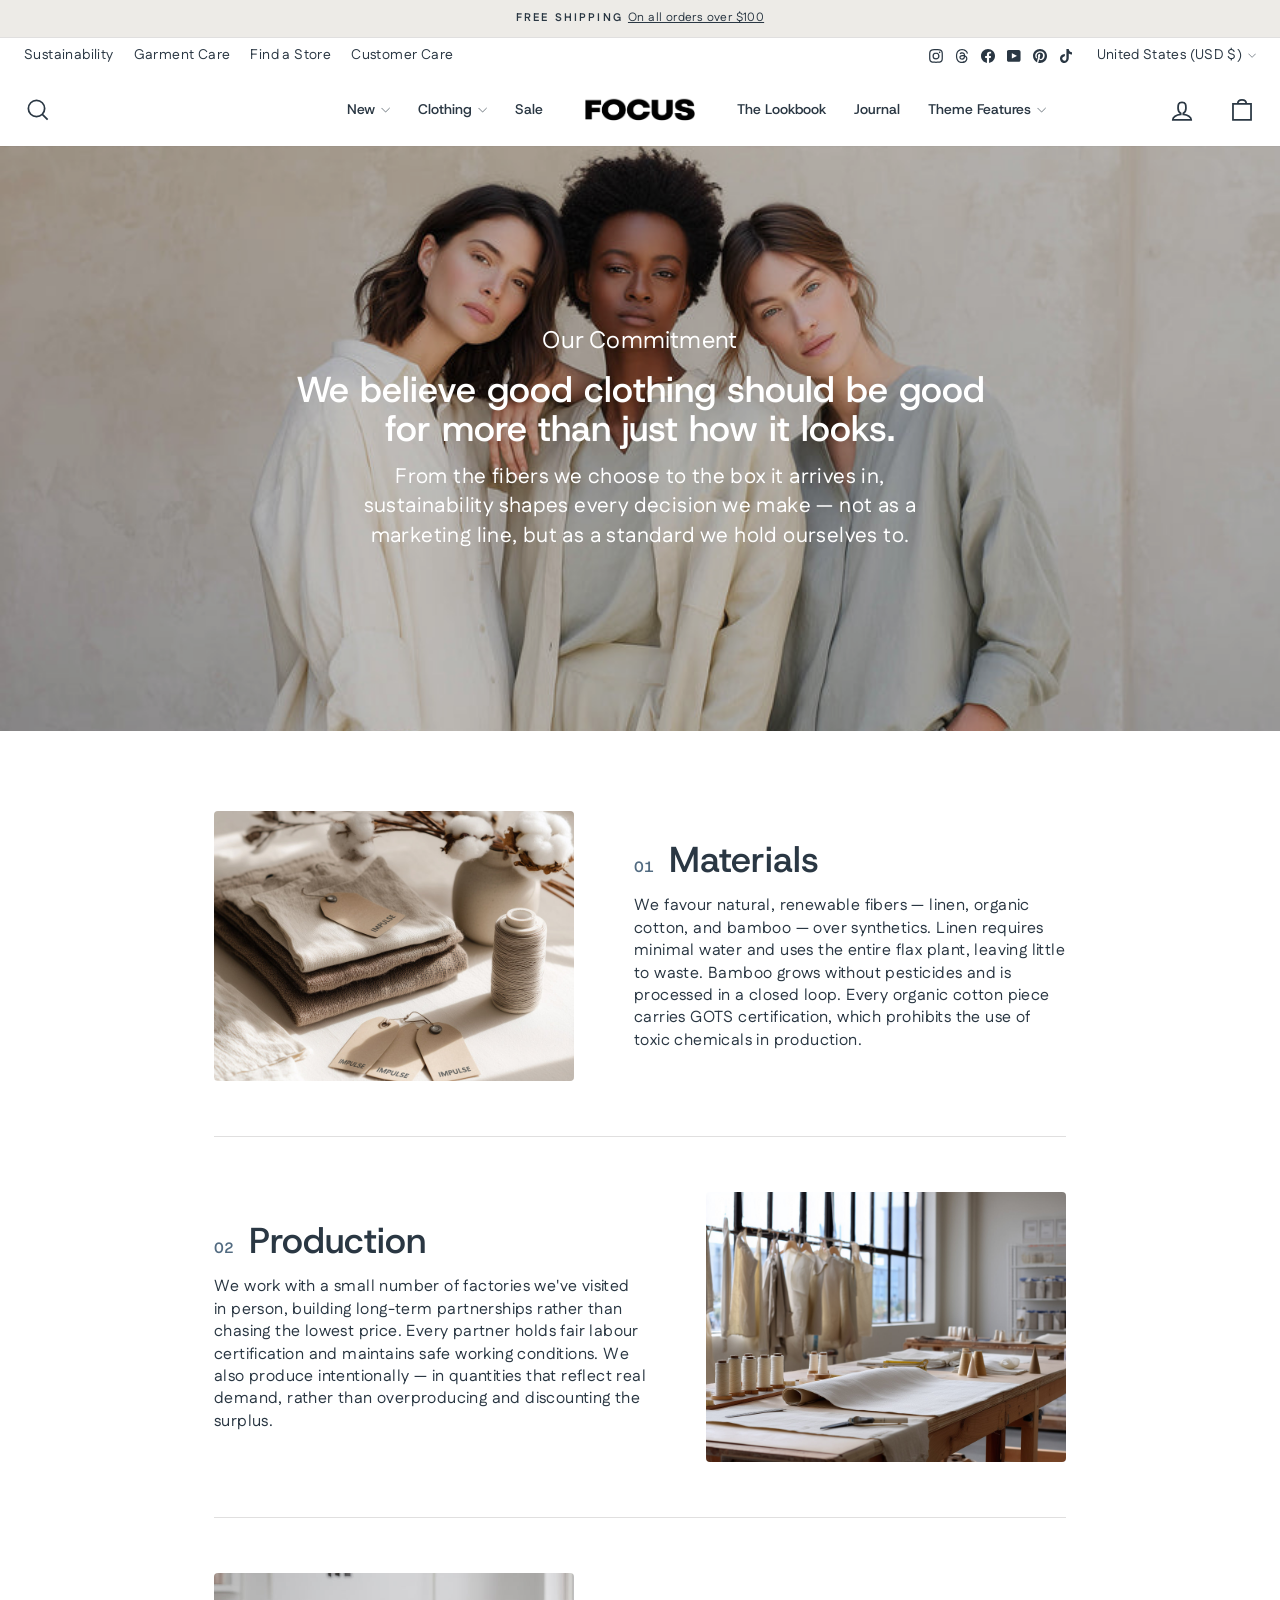
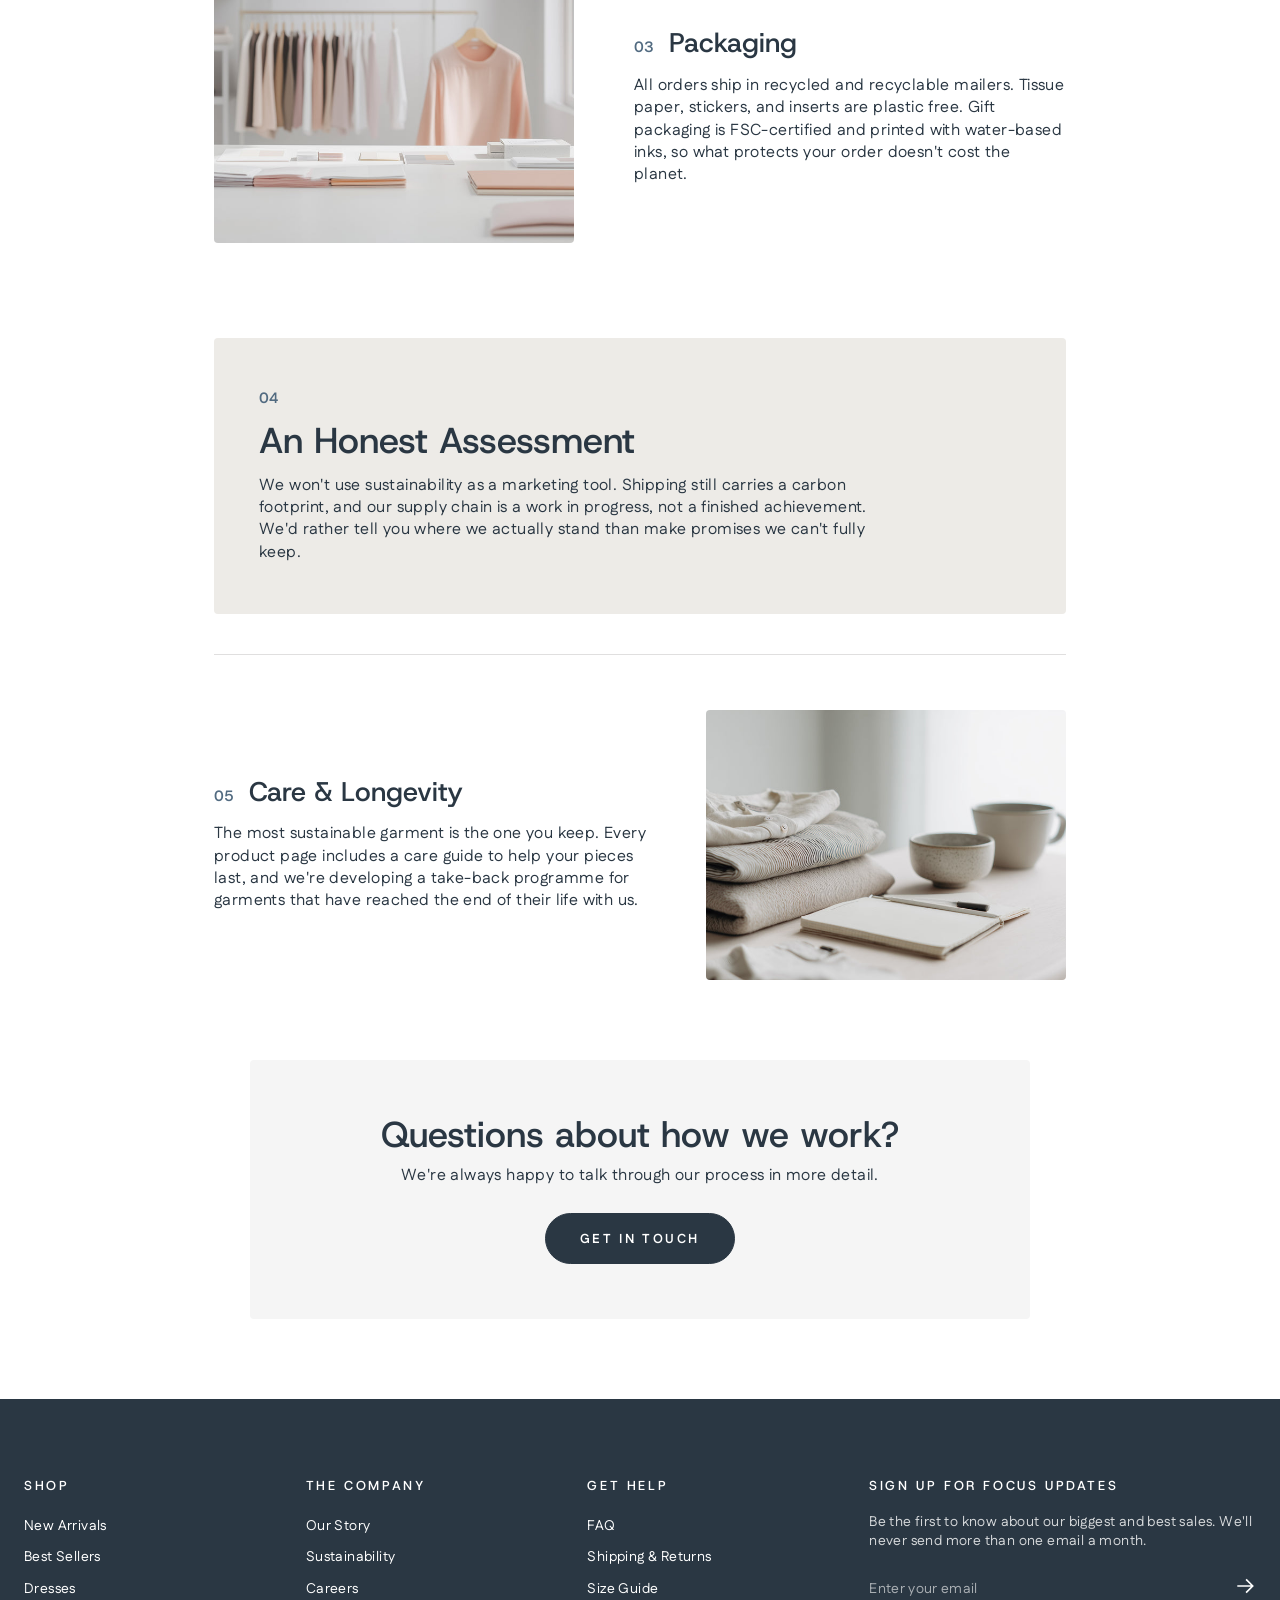
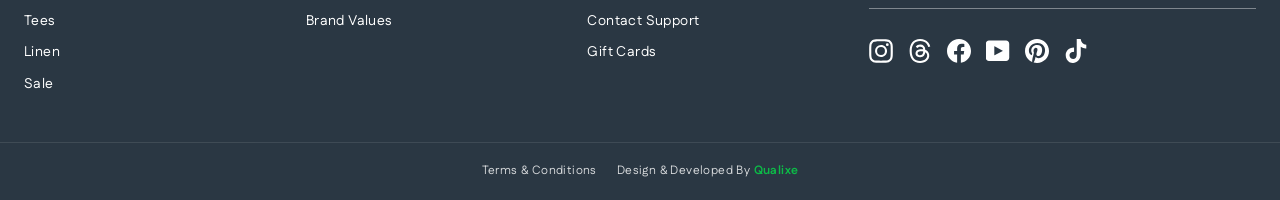
<file: sustainability.html>
<!DOCTYPE html>
<html lang="en">

<head>
	<meta charset="UTF-8">
	<meta name="viewport" content="width=device-width, initial-scale=1.0">
	<title>Focus | Sustainability</title>
	<!-- link css -->
	<link rel="stylesheet" href="./assets/css/swiper-bundle.min.css">
	<link rel="stylesheet" href="./assets/css/style.css">
</head>

<body>

	<!-- announcement bar start -->
	<div class="announcement-bar">
		<div class="announcement-bar__slide is-active">
			<span class="announcement-bar__text">Free shipping</span>
			<a href="#" class="announcement-bar__link">On all orders over $100</a>
		</div>
		<div class="announcement-bar__slide">
			<span class="announcement-bar__text">Hassle-free returns</span>
			<a href="#" class="announcement-bar__link">30-day postage paid returns</a>
		</div>
	</div>
	<!-- announcement bar end -->

	<header class="header header--solid" id="siteHeader">
		<!-- secondary toolbar (desktop only) -->
		<div class="header__toolbar">
			<div class="header__toolbar-inner container">
				<ul class="header__toolbar-links">
					<li><a href="sustainability.html">Sustainability</a></li>
					<li><a href="#">Garment Care</a></li>
					<li><a href="find-store.html">Find a Store</a></li>
					<li><a href="contact.html">Customer Care</a></li>
				</ul>
				<div class="header__toolbar-right">
					<div class="header__toolbar-social">
						<a href="#" aria-label="Instagram"><svg viewBox="0 0 32 32">
								<path
									d="M16 3.094c4.206 0 4.7.019 6.363.094 1.538.069 2.369.325 2.925.544.738.287 1.262.625 1.813 1.175s.894 1.075 1.175 1.813c.212.556.475 1.387.544 2.925.075 1.662.094 2.156.094 6.363s-.019 4.7-.094 6.363c-.069 1.538-.325 2.369-.544 2.925-.288.738-.625 1.262-1.175 1.813s-1.075.894-1.813 1.175c-.556.212-1.387.475-2.925.544-1.663.075-2.156.094-6.363.094s-4.7-.019-6.363-.094c-1.537-.069-2.369-.325-2.925-.544-.737-.288-1.263-.625-1.813-1.175s-.894-1.075-1.175-1.813c-.212-.556-.475-1.387-.544-2.925-.075-1.663-.094-2.156-.094-6.363s.019-4.7.094-6.363c.069-1.537.325-2.369.544-2.925.287-.737.625-1.263 1.175-1.813s1.075-.894 1.813-1.175c.556-.212 1.388-.475 2.925-.544 1.662-.081 2.156-.094 6.363-.094zm0-2.838c-4.275 0-4.813.019-6.494.094-1.675.075-2.819.344-3.819.731-1.037.4-1.913.944-2.788 1.819S1.486 4.656 1.08 5.688c-.387 1-.656 2.144-.731 3.825-.075 1.675-.094 2.213-.094 6.488s.019 4.813.094 6.494c.075 1.675.344 2.819.731 3.825.4 1.038.944 1.913 1.819 2.788s1.756 1.413 2.788 1.819c1 .387 2.144.656 3.825.731s2.213.094 6.494.094 4.813-.019 6.494-.094c1.675-.075 2.819-.344 3.825-.731 1.038-.4 1.913-.944 2.788-1.819s1.413-1.756 1.819-2.788c.387-1 .656-2.144.731-3.825s.094-2.212.094-6.494-.019-4.813-.094-6.494c-.075-1.675-.344-2.819-.731-3.825-.4-1.038-.944-1.913-1.819-2.788s-1.756-1.413-2.788-1.819c-1-.387-2.144-.656-3.825-.731C20.812.275 20.275.256 16 .256z" />
								<path
									d="M16 7.912a8.088 8.088 0 0 0 0 16.175c4.463 0 8.087-3.625 8.087-8.088s-3.625-8.088-8.088-8.088zm0 13.338a5.25 5.25 0 1 1 0-10.5 5.25 5.25 0 1 1 0 10.5zM26.294 7.594a1.887 1.887 0 1 1-3.774.002 1.887 1.887 0 0 1 3.774-.003z" />
							</svg></a>
						<a href="#" aria-label="Threads"><svg viewBox="0 0 20 20">
								<path
									d="M14.743 9.27a6.873 6.873 0 0 0-.262-.12c-.154-2.844-1.708-4.472-4.318-4.49h-.036c-1.56 0-2.859.667-3.658 1.88l1.435.984c.597-.905 1.534-1.098 2.224-1.098h.024c.86.005 1.508.255 1.927.742.306.355.51.845.611 1.464a10.98 10.98 0 0 0-2.467-.12c-2.48.144-4.076 1.59-3.969 3.602.054 1.02.563 1.897 1.43 2.47.735.485 1.68.722 2.663.668 1.298-.07 2.316-.566 3.026-1.471.54-.688.88-1.579 1.031-2.701.619.373 1.077.864 1.33 1.455.43 1.003.456 2.652-.89 3.997-1.18 1.178-2.596 1.688-4.738 1.703-2.376-.017-4.173-.78-5.342-2.264C3.67 14.58 3.105 12.57 3.084 10c.021-2.571.586-4.58 1.68-5.97 1.169-1.486 2.966-2.248 5.341-2.265 2.394.017 4.222.783 5.435 2.275.595.732 1.043 1.653 1.339 2.726l1.682-.45c-.358-1.32-.922-2.458-1.69-3.402C15.316 1.001 13.041.02 10.111 0H10.1C7.175.02 4.926 1.004 3.415 2.925c-1.344 1.709-2.037 4.087-2.06 7.068v.014c.023 2.98.716 5.359 2.06 7.068C4.926 18.995 7.175 19.98 10.1 20h.011c2.6-.018 4.433-.699 5.943-2.207 1.975-1.974 1.916-4.447 1.265-5.966-.467-1.089-1.358-1.973-2.576-2.557Zm-4.489 4.22c-1.087.062-2.217-.427-2.273-1.472-.041-.775.552-1.64 2.34-1.743.205-.012.406-.018.603-.018.65 0 1.257.063 1.81.184-.207 2.573-1.415 2.99-2.48 3.05Z" />
							</svg></a>
						<a href="#" aria-label="Facebook"><svg viewBox="0 0 14222 14222">
								<path
									d="M14222 7112c0 3549.352-2600.418 6491.344-6000 7024.72V9168h1657l315-2056H8222V5778c0-562 275-1111 1159-1111h897V2917s-814-139-1592-139c-1624 0-2686 984-2686 2767v1567H4194v2056h1806v4968.72C2600.418 13603.344 0 10661.352 0 7112 0 3184.703 3183.703 1 7111 1s7111 3183.703 7111 7111Zm-8222 7025c362 57 733 86 1111 86-377.945 0-749.003-29.485-1111-86.28Zm2222 0v-.28a7107.458 7107.458 0 0 1-167.717 24.267A7407.158 7407.158 0 0 0 8222 14137Zm-167.717 23.987C7745.664 14201.89 7430.797 14223 7111 14223c319.843 0 634.675-21.479 943.283-62.013Z" />
							</svg></a>
						<a href="#" aria-label="YouTube"><svg viewBox="0 0 21 20">
								<path
									d="M-.196 15.803q0 1.23.812 2.092t1.977.861h14.946q1.165 0 1.977-.861t.812-2.092V3.909q0-1.23-.82-2.116T17.539.907H2.593q-1.148 0-1.969.886t-.82 2.116v11.894zm7.465-2.149V6.058q0-.115.066-.18.049-.016.082-.016l.082.016 7.153 3.806q.066.066.066.164 0 .066-.066.131l-7.153 3.806q-.033.033-.066.033-.066 0-.098-.033-.066-.066-.066-.131z" />
							</svg></a>
						<a href="#" aria-label="Pinterest"><svg viewBox="0 0 256 256">
								<path
									d="M0 128.002c0 52.414 31.518 97.442 76.619 117.239-.36-8.938-.064-19.668 2.228-29.393 2.461-10.391 16.47-69.748 16.47-69.748s-4.089-8.173-4.089-20.252c0-18.969 10.994-33.136 24.686-33.136 11.643 0 17.268 8.745 17.268 19.217 0 11.704-7.465 29.211-11.304 45.426-3.207 13.578 6.808 24.653 20.203 24.653 24.252 0 40.586-31.149 40.586-68.055 0-28.054-18.895-49.052-53.262-49.052-38.828 0-63.017 28.956-63.017 61.3 0 11.152 3.288 19.016 8.438 25.106 2.368 2.797 2.697 3.922 1.84 7.134-.614 2.355-2.024 8.025-2.608 10.272-.852 3.242-3.479 4.401-6.409 3.204-17.884-7.301-26.213-26.886-26.213-48.902 0-36.361 30.666-79.961 91.482-79.961 48.87 0 81.035 35.364 81.035 73.325 0 50.213-27.916 87.726-69.066 87.726-13.819 0-26.818-7.47-31.271-15.955 0 0-7.431 29.492-9.005 35.187-2.714 9.869-8.026 19.733-12.883 27.421a127.897 127.897 0 0 0 36.277 5.249c70.684 0 127.996-57.309 127.996-128.005C256.001 57.309 198.689 0 128.005 0 57.314 0 0 57.309 0 128.002Z" />
							</svg></a>
						<a href="#" aria-label="TikTok"><svg viewBox="0 0 2859 3333">
								<path
									d="M2081 0c55 473 319 755 778 785v532c-266 26-499-61-770-225v995c0 1264-1378 1659-1932 753-356-583-138-1606 1004-1647v561c-87 14-180 36-265 65-254 86-398 247-358 531 77 544 1075 705 992-358V1h551z" />
							</svg></a>
					</div>
					<div class="header__currency">
						<button type="button" id="currencyToggle">
							United States (USD $)
							<svg class="chevron" viewBox="0 0 28 16" fill="none" xmlns="http://www.w3.org/2000/svg">
								<path d="m1.57 1.59 12.76 12.77L27.1 1.59" stroke-width="2" stroke="currentColor" fill="none" />
							</svg>
						</button>
						<ul class="header__currency-list" id="currencyList">
							<li><a href="#">United States (USD $)</a></li>
							<li><a href="#">Afghanistan (USD $)</a></li>
							<li><a href="#">Åland Islands (EUR &euro;)</a></li>
							<li><a href="#">Albania (USD $)</a></li>
							<li><a href="#">Algeria (USD $)</a></li>
							<li><a href="#">Andorra (EUR &euro;)</a></li>
							<li><a href="#">Angola (USD $)</a></li>
							<li><a href="#">Anguilla (USD $)</a></li>
							<li><a href="#">Antigua &amp; Barbuda (USD $)</a></li>
							<li><a href="#">Argentina (USD $)</a></li>
							<li><a href="#">Armenia (USD $)</a></li>
							<li><a href="#">Aruba (USD $)</a></li>
							<li><a href="#">Ascension Island (USD $)</a></li>
							<li><a href="#">Australia (AUD $)</a></li>
							<li><a href="#">Austria (EUR &euro;)</a></li>
						</ul>
					</div>
				</div>
			</div>
		</div>
		<!-- main header row -->
		<div class="header__main">
			<div class="header__main-inner container">
				<div class="header__side header__side--left">
					<button class="header__icon-btn header__search-btn only-desktop" id="searchToggle" aria-label="Search">
						<svg aria-hidden="true" focusable="false" role="presentation" class="icon icon-search" viewBox="0 0 64 64">
							<title>icon-search</title>
							<path d="M47.16 28.58A18.58 18.58 0 1 1 28.58 10a18.58 18.58 0 0 1 18.58 18.58ZM54 54 41.94 42"></path>
						</svg>
					</button>
					<button class="header__icon-btn header__menu-toggle only-mobile" id="menuToggle" aria-label="Site navigation">
						<svg class="icon icon-hamburger" viewBox="0 0 64 64" fill="none" xmlns="http://www.w3.org/2000/svg">
							<path d="M7 15h51M7 32h43M7 49h51" />
						</svg>
					</button>

					<nav class="header__nav only-desktop">
						<ul>
							<li class="header__nav-item has-megamenu">
								<details class="megamenu-details">
									<summary>New
										<svg class="chevron" viewBox="0 0 28 16" fill="none" xmlns="http://www.w3.org/2000/svg">
											<path d="m1.57 1.59 12.76 12.77L27.1 1.59" stroke-width="2" stroke="currentColor" fill="none" />
										</svg>
									</summary>
									<div class="megamenu">
										<div class="megamenu__inner container">
											<div class="megamenu__columns">
												<div class="megamenu__col">
													<a href="collections.html" class="megamenu__col-title">Featured</a>
													<a href="collections.html">All New</a>
													<a href="collections.html">New This Week</a>
													<a href="collections.html">Staff Picks</a>
													<a href="collections.html">Spring / Summer Edit</a>
												</div>
												<div class="megamenu__col">
													<span class="megamenu__col-title">Shop By Category</span>
													<a href="collections.html">New Dresses</a>
													<a href="collections.html">New Tops</a>
													<a href="collections.html">New Bottoms</a>
													<a href="collections.html">New Layers</a>
													<a href="collections.html">New Linen</a>
												</div>
												<div class="megamenu__col">
													<span class="megamenu__col-title">Shop By Occasion</span>
													<a href="collections.html">Everyday Essentials</a>
													<a href="collections.html">Workwear</a>
													<a href="collections.html">Weekend</a>
													<a href="collections.html">Vacation Ready</a>
													<a href="collections.html">Event Dressing</a>
												</div>
												<div class="megamenu__col">
													<span class="megamenu__col-title">Collections</span>
													<a href="collections.html">The Linen Edit</a>
													<a href="collections.html">Minimalist Staples</a>
													<a href="collections.html">Soft Tailoring</a>
													<a href="collections.html">Neutral Tones</a>
													<a href="collections.html">Monochrome Looks</a>
												</div>
											</div>
											<div class="megamenu__promos">
												<a href="collections.html" class="megamenu__promo">
													<img src="./assets/images/grid/grid-soft-neutrals.jpg" alt="Linen Favorites">
													<p class="megamenu__promo-title">Linen Favorites</p>
													<p class="megamenu__promo-text">Breathable, relaxed pieces for everyday wear</p>
												</a>
												<a href="collections.html" class="megamenu__promo">
													<img src="./assets/images/products/product-wren-coat.png" alt="The Wren Coat">
													<p class="megamenu__promo-title">New This Week</p>
													<span class="btn btn--sm">The Wren Coat</span>
												</a>
											</div>
										</div>
									</div>
								</details>
							</li>
							<li class="header__nav-item has-megamenu">
								<details class="megamenu-details">
									<summary>Clothing
										<svg class="chevron" viewBox="0 0 28 16" fill="none" xmlns="http://www.w3.org/2000/svg">
											<path d="m1.57 1.59 12.76 12.77L27.1 1.59" stroke-width="2" stroke="currentColor" fill="none" />
										</svg>
									</summary>
									<div class="megamenu">
										<div class="megamenu__inner container">
											<div class="megamenu__columns megamenu__columns--with-images">
												<div class="megamenu__col">
													<a href="collections.html"><img src="./assets/images/categories/category-tops.jpg" alt="Tops"
															class="megamenu__col-img"></a>
													<a href="collections.html" class="megamenu__col-title">Tops</a>
													<a href="collections.html">Tees</a>
													<a href="collections.html">Shirts</a>
													<a href="collections.html">Knit Tops</a>
												</div>
												<div class="megamenu__col">
													<a href="collections.html"><img src="./assets/images/categories/category-bottoms.jpg" alt="Bottoms"
															class="megamenu__col-img"></a>
													<a href="collections.html" class="megamenu__col-title">Bottoms</a>
													<a href="collections.html">Trousers</a>
													<a href="collections.html">Skirts</a>
													<a href="collections.html">Shorts</a>
												</div>
												<div class="megamenu__col">
													<a href="collections.html"><img src="./assets/images/categories/category-dresses.jpg" alt="Dresses"
															class="megamenu__col-img"></a>
													<a href="collections.html" class="megamenu__col-title">Dresses</a>
													<a href="collections.html">Casual Dresses</a>
													<a href="collections.html">Midi Dresses</a>
													<a href="collections.html">Occasional Dresses</a>
												</div>
												<div class="megamenu__col">
													<a href="collections.html"><img src="./assets/images/categories/category-layers.jpg" alt="Layers"
															class="megamenu__col-img"></a>
													<a href="collections.html" class="megamenu__col-title">Layers</a>
													<a href="collections.html">Blazers</a>
													<a href="collections.html">Jackets</a>
													<a href="collections.html">Cardigans</a>
													<a href="collections.html">Sweaters</a>
												</div>
												<div class="megamenu__col">
													<a href="collections.html"><img src="./assets/images/categories/category-linen.jpg" alt="Linen"
															class="megamenu__col-img"></a>
													<a href="collections.html" class="megamenu__col-title">Linen</a>
													<a href="collections.html">Linen Dresses</a>
													<a href="collections.html">Linen Shirts</a>
													<a href="collections.html">Linen Pants</a>
													<a href="collections.html">Linen Shorts</a>
													<a href="collections.html">Linen Layers</a>
												</div>
											</div>
										</div>
									</div>
								</details>
							</li>
							<li class="header__nav-item"><a href="collections.html">Sale</a></li>
						</ul>
					</nav>
				</div>

				<a href="./index.html" class="header__logo">
					<img src="./assets/images/logo/logo.png" alt="Focus" class="header__logo-img header__logo-img--dark">
					<img src="./assets/images/logo/logo-white.png" alt="Focus" class="header__logo-img header__logo-img--light">
				</a>

				<div class="header__side header__side--right">
					<nav class="header__nav only-desktop">
						<ul>
							<li class="header__nav-item"><a href="look-book.html">The Lookbook</a></li>
							<li class="header__nav-item"><a href="blogs.html">Journal</a></li>
							<li class="header__nav-item has-megamenu">
								<details class="megamenu-details">
									<summary>Theme Features
										<svg class="chevron" viewBox="0 0 28 16" fill="none" xmlns="http://www.w3.org/2000/svg">
											<path d="m1.57 1.59 12.76 12.77L27.1 1.59" stroke-width="2" stroke="currentColor" fill="none" />
										</svg>
									</summary>
									<div class="megamenu">
										<div class="megamenu__inner container">
											<div class="megamenu__columns megamenu__columns--narrow">
												<div class="megamenu__col">
													<span class="megamenu__col-title">Presets</span>
													<a href="#">Focus</a>
													<a href="#">Apothecary</a>
													<a href="#">Dune</a>
													<a href="#">Terrain</a>
												</div>
												<div class="megamenu__col">
													<span class="megamenu__col-title">Pages</span>
													<a href="products.html">Product Page</a>
													<a href="collections.html">Collection Page</a>
													<a href="#">Pre-order</a>
													<a href="#">Gift Card</a>
													<a href="find-store.html">Find a Store</a>
												</div>
											</div>
											<div class="megamenu__promos megamenu__promos--single">
												<a href="collections.html" class="megamenu__promo">
													<img src="./assets/images/hero/hero-main.jpg" alt="Focus Theme">
												</a>
											</div>
										</div>
									</div>
								</details>
							</li>
						</ul>
					</nav>
					<div class="header__icons">
						<button class="header__icon-btn header__search-btn only-mobile" id="searchToggleMobile" aria-label="Search">
							<svg aria-hidden="true" focusable="false" role="presentation" class="icon icon-search"
								viewBox="0 0 64 64">
								<title>icon-search</title>
								<path d="M47.16 28.58A18.58 18.58 0 1 1 28.58 10a18.58 18.58 0 0 1 18.58 18.58ZM54 54 41.94 42"></path>
							</svg>
						</button>
						<button class="header__icon-btn header__account-btn only-desktop" aria-label="Account">
							<svg class="icon icon-user" viewBox="0 0 64 64" fill="none" xmlns="http://www.w3.org/2000/svg">
								<path
									d="M35 39.84v-2.53c3.3-1.91 6-6.66 6-11.41 0-7.63 0-13.82-9-13.82s-9 6.19-9 13.82c0 4.75 2.7 9.51 6 11.41v2.53c-10.18.85-18 6-18 12.16h42c0-6.19-7.82-11.31-18-12.16Z" />
							</svg>
						</button>
						<button class="header__icon-btn header__cart-btn" id="cartToggle" aria-label="Cart">
							<svg class="icon icon-bag-minimal" viewBox="0 0 64 64" fill="none" xmlns="http://www.w3.org/2000/svg">
								<path d="M11.375 17.863h41.25v36.75h-41.25z" />
								<path d="M22.25 18c0-7.105 4.35-9 9.75-9s9.75 1.895 9.75 9" />
							</svg>
							<span class="header__cart-count"></span>
						</button>
					</div>
				</div>
			</div>
		</div>
		<!-- search bar dropdown -->
		<div class="header__search-bar" id="searchBar">
			<div class="header__search-bar-inner container">
				<input type="search" id="searchInput" placeholder="Search our store" aria-label="Search our store"
					autocomplete="off">
				<button id="searchClose" aria-label="Close search">
					<svg viewBox="0 0 20 20" fill="none" xmlns="http://www.w3.org/2000/svg">
						<path d="M4 4l12 12M16 4L4 16" stroke="currentColor" stroke-width="1.4" />
					</svg>
				</button>
			</div>

			<div class="search-results container" id="searchResults" hidden>
				<div class="search-results__inner">
					<div class="search-results__col search-results__col--left">
						<div class="search-results__group" id="searchSuggestionsGroup" hidden>
							<h4 class="search-results__heading">Suggestions</h4>
							<ul class="search-results__list" id="searchSuggestionsList"></ul>
						</div>
						<div class="search-results__group" id="searchPagesGroup" hidden>
							<h4 class="search-results__heading">Pages:</h4>
							<ul class="search-results__list" id="searchPagesList"></ul>
						</div>
						<div class="search-results__group" id="searchCollectionsGroup" hidden>
							<h4 class="search-results__heading">Collections:</h4>
							<ul class="search-results__list" id="searchCollectionsList"></ul>
						</div>
					</div>
					<div class="search-results__col search-results__col--right" id="searchProductsGroup" hidden>
						<h4 class="search-results__heading">Products</h4>
						<ul class="search-results__products" id="searchProductsList"></ul>
					</div>
				</div>
				<a href="#" class="search-results__view-more" id="searchViewMore" hidden>View more &rarr;</a>
				<p class="search-results__empty" id="searchEmpty" hidden></p>
			</div>
		</div>
	</header>
	<nav class="mobile-nav" id="mobileNav">
		<div class="mobile-nav__header">
			<img src="./assets/images/logo/logo.png" alt="Focus" class="mobile-nav__logo">
			<button class="mobile-nav__close" id="mobileNavClose" aria-label="Close menu">
				<svg viewBox="0 0 20 20" fill="none" xmlns="http://www.w3.org/2000/svg">
					<path d="M4 4l12 12M16 4L4 16" stroke="currentColor" stroke-width="1.4" />
				</svg>
			</button>
		</div>

		<ul class="mobile-nav__list">
			<li style="--i:0">
				<details class="mobile-nav__details">
					<summary>New
						<svg class="chevron" viewBox="0 0 28 16" fill="none" xmlns="http://www.w3.org/2000/svg">
							<path d="m1.57 1.59 12.76 12.77L27.1 1.59" stroke-width="2" stroke="currentColor" fill="none" />
						</svg>
					</summary>
					<ul class="mobile-nav__sublist">
						<li>
							<details class="mobile-nav__details mobile-nav__details--sub">
								<summary>Featured
									<svg class="chevron chevron--circle" viewBox="0 0 28 16" fill="none"
										xmlns="http://www.w3.org/2000/svg">
										<path d="m1.57 1.59 12.76 12.77L27.1 1.59" stroke-width="2" stroke="currentColor" fill="none" />
									</svg>
								</summary>
								<ul class="mobile-nav__grandchild">
									<li><a href="collections.html">All New</a></li>
									<li><a href="collections.html">New This Week</a></li>
									<li><a href="collections.html">Staff Picks</a></li>
									<li><a href="collections.html">Spring / Summer Edit</a></li>
								</ul>
							</details>
						</li>
						<li>
							<details class="mobile-nav__details mobile-nav__details--sub">
								<summary>Shop By Category
									<svg class="chevron chevron--circle" viewBox="0 0 28 16" fill="none"
										xmlns="http://www.w3.org/2000/svg">
										<path d="m1.57 1.59 12.76 12.77L27.1 1.59" stroke-width="2" stroke="currentColor" fill="none" />
									</svg>
								</summary>
								<ul class="mobile-nav__grandchild">
									<li><a href="collections.html">New Dresses</a></li>
									<li><a href="collections.html">New Tops</a></li>
									<li><a href="collections.html">New Bottoms</a></li>
									<li><a href="collections.html">New Layers</a></li>
									<li><a href="collections.html">New Linen</a></li>
								</ul>
							</details>
						</li>
						<li>
							<details class="mobile-nav__details mobile-nav__details--sub">
								<summary>Shop By Occasion
									<svg class="chevron chevron--circle" viewBox="0 0 28 16" fill="none"
										xmlns="http://www.w3.org/2000/svg">
										<path d="m1.57 1.59 12.76 12.77L27.1 1.59" stroke-width="2" stroke="currentColor" fill="none" />
									</svg>
								</summary>
								<ul class="mobile-nav__grandchild">
									<li><a href="collections.html">Everyday Essentials</a></li>
									<li><a href="collections.html">Workwear</a></li>
									<li><a href="collections.html">Weekend</a></li>
									<li><a href="collections.html">Vacation Ready</a></li>
									<li><a href="collections.html">Event Dressing</a></li>
								</ul>
							</details>
						</li>
						<li>
							<details class="mobile-nav__details mobile-nav__details--sub">
								<summary>Collections
									<svg class="chevron chevron--circle" viewBox="0 0 28 16" fill="none"
										xmlns="http://www.w3.org/2000/svg">
										<path d="m1.57 1.59 12.76 12.77L27.1 1.59" stroke-width="2" stroke="currentColor" fill="none" />
									</svg>
								</summary>
								<ul class="mobile-nav__grandchild">
									<li><a href="collections.html">The Linen Edit</a></li>
									<li><a href="collections.html">Minimalist Staples</a></li>
									<li><a href="collections.html">Soft Tailoring</a></li>
									<li><a href="collections.html">Neutral Tones</a></li>
									<li><a href="collections.html">Monochrome Looks</a></li>
								</ul>
							</details>
						</li>
					</ul>
				</details>
			</li>

			<li style="--i:1">
				<details class="mobile-nav__details">
					<summary>Clothing
						<svg class="chevron" viewBox="0 0 28 16" fill="none" xmlns="http://www.w3.org/2000/svg">
							<path d="m1.57 1.59 12.76 12.77L27.1 1.59" stroke-width="2" stroke="currentColor" fill="none" />
						</svg>
					</summary>
					<ul class="mobile-nav__sublist">
						<li>
							<details class="mobile-nav__details mobile-nav__details--sub">
								<summary>Tops
									<svg class="chevron chevron--circle" viewBox="0 0 28 16" fill="none"
										xmlns="http://www.w3.org/2000/svg">
										<path d="m1.57 1.59 12.76 12.77L27.1 1.59" stroke-width="2" stroke="currentColor" fill="none" />
									</svg>
								</summary>
								<ul class="mobile-nav__grandchild">
									<li><a href="collections.html">Tees</a></li>
									<li><a href="collections.html">Shirts</a></li>
									<li><a href="collections.html">Knit Tops</a></li>
								</ul>
							</details>
						</li>
						<li>
							<details class="mobile-nav__details mobile-nav__details--sub">
								<summary>Bottoms
									<svg class="chevron chevron--circle" viewBox="0 0 28 16" fill="none"
										xmlns="http://www.w3.org/2000/svg">
										<path d="m1.57 1.59 12.76 12.77L27.1 1.59" stroke-width="2" stroke="currentColor" fill="none" />
									</svg>
								</summary>
								<ul class="mobile-nav__grandchild">
									<li><a href="collections.html">Trousers</a></li>
									<li><a href="collections.html">Skirts</a></li>
									<li><a href="collections.html">Shorts</a></li>
								</ul>
							</details>
						</li>
						<li>
							<details class="mobile-nav__details mobile-nav__details--sub">
								<summary>Dresses
									<svg class="chevron chevron--circle" viewBox="0 0 28 16" fill="none"
										xmlns="http://www.w3.org/2000/svg">
										<path d="m1.57 1.59 12.76 12.77L27.1 1.59" stroke-width="2" stroke="currentColor" fill="none" />
									</svg>
								</summary>
								<ul class="mobile-nav__grandchild">
									<li><a href="collections.html">Casual Dresses</a></li>
									<li><a href="collections.html">Midi Dresses</a></li>
									<li><a href="collections.html">Occasional Dresses</a></li>
								</ul>
							</details>
						</li>
						<li>
							<details class="mobile-nav__details mobile-nav__details--sub">
								<summary>Layers
									<svg class="chevron chevron--circle" viewBox="0 0 28 16" fill="none"
										xmlns="http://www.w3.org/2000/svg">
										<path d="m1.57 1.59 12.76 12.77L27.1 1.59" stroke-width="2" stroke="currentColor" fill="none" />
									</svg>
								</summary>
								<ul class="mobile-nav__grandchild">
									<li><a href="collections.html">Blazers</a></li>
									<li><a href="collections.html">Jackets</a></li>
									<li><a href="collections.html">Cardigans</a></li>
									<li><a href="collections.html">Sweaters</a></li>
								</ul>
							</details>
						</li>
						<li>
							<details class="mobile-nav__details mobile-nav__details--sub">
								<summary>Linen
									<svg class="chevron chevron--circle" viewBox="0 0 28 16" fill="none"
										xmlns="http://www.w3.org/2000/svg">
										<path d="m1.57 1.59 12.76 12.77L27.1 1.59" stroke-width="2" stroke="currentColor" fill="none" />
									</svg>
								</summary>
								<ul class="mobile-nav__grandchild">
									<li><a href="collections.html">Linen Dresses</a></li>
									<li><a href="collections.html">Linen Shirts</a></li>
									<li><a href="collections.html">Linen Pants</a></li>
									<li><a href="collections.html">Linen Shorts</a></li>
									<li><a href="collections.html">Linen Layers</a></li>
								</ul>
							</details>
						</li>
					</ul>
				</details>
			</li>

			<li style="--i:2"><a href="collections.html" class="mobile-nav__toplevel-link">Sale</a></li>
			<li style="--i:3"><a href="look-book.html" class="mobile-nav__toplevel-link">The Lookbook</a></li>
			<li style="--i:4"><a href="blogs.html" class="mobile-nav__toplevel-link">Journal</a></li>

			<li style="--i:5">
				<details class="mobile-nav__details">
					<summary>Theme Features
						<svg class="chevron" viewBox="0 0 28 16" fill="none" xmlns="http://www.w3.org/2000/svg">
							<path d="m1.57 1.59 12.76 12.77L27.1 1.59" stroke-width="2" stroke="currentColor" fill="none" />
						</svg>
					</summary>
					<ul class="mobile-nav__sublist">
						<li>
							<details class="mobile-nav__details mobile-nav__details--sub">
								<summary>Presets
									<svg class="chevron chevron--circle" viewBox="0 0 28 16" fill="none"
										xmlns="http://www.w3.org/2000/svg">
										<path d="m1.57 1.59 12.76 12.77L27.1 1.59" stroke-width="2" stroke="currentColor" fill="none" />
									</svg>
								</summary>
								<ul class="mobile-nav__grandchild">
									<li><a href="#">Focus</a></li>
									<li><a href="#">Apothecary</a></li>
									<li><a href="#">Dune</a></li>
									<li><a href="#">Terrain</a></li>
								</ul>
							</details>
						</li>
						<li>
							<details class="mobile-nav__details mobile-nav__details--sub">
								<summary>Pages
									<svg class="chevron chevron--circle" viewBox="0 0 28 16" fill="none"
										xmlns="http://www.w3.org/2000/svg">
										<path d="m1.57 1.59 12.76 12.77L27.1 1.59" stroke-width="2" stroke="currentColor" fill="none" />
									</svg>
								</summary>
								<ul class="mobile-nav__grandchild">
									<li><a href="products.html">Product Page</a></li>
									<li><a href="collections.html">Collection Page</a></li>
									<li><a href="#">Pre-order</a></li>
									<li><a href="#">Gift Card</a></li>
									<li><a href="find-store.html">Find a Store</a></li>
								</ul>
							</details>
						</li>
					</ul>
				</details>
			</li>

			<li style="--i:6">
				<a href="#" class="mobile-nav__login">
					<svg viewBox="0 0 64 64">
						<path
							d="M35 39.84v-2.53c3.3-1.91 6-6.66 6-11.41 0-7.63 0-13.82-9-13.82s-9 6.19-9 13.82c0 4.75 2.7 9.51 6 11.41v2.53c-10.18.85-18 6-18 12.16h42c0-6.19-7.82-11.31-18-12.16Z" />
					</svg>
					Log in
				</a>
			</li>

			<li style="--i:7" class="mobile-nav__toolbar-grid">
				<a href="sustainability.html">Sustainability</a>
				<a href="#">Garment Care</a>
				<a href="find-store.html">Find a Store</a>
				<a href="contact.html">Customer Care</a>
			</li>
		</ul>

		<div class="mobile-nav__social" style="--i:8">
			<a href="#" aria-label="Instagram"><svg viewBox="0 0 32 32">
					<path
						d="M16 3.094c4.206 0 4.7.019 6.363.094 1.538.069 2.369.325 2.925.544.738.287 1.262.625 1.813 1.175s.894 1.075 1.175 1.813c.212.556.475 1.387.544 2.925.075 1.662.094 2.156.094 6.363s-.019 4.7-.094 6.363c-.069 1.538-.325 2.369-.544 2.925-.288.738-.625 1.262-1.175 1.813s-1.075.894-1.813 1.175c-.556.212-1.387.475-2.925.544-1.663.075-2.156.094-6.363.094s-4.7-.019-6.363-.094c-1.537-.069-2.369-.325-2.925-.544-.737-.288-1.263-.625-1.813-1.175s-.894-1.075-1.175-1.813c-.212-.556-.475-1.387-.544-2.925-.075-1.663-.094-2.156-.094-6.363s.019-4.7.094-6.363c.069-1.537.325-2.369.544-2.925.287-.737.625-1.263 1.175-1.813s1.075-.894 1.813-1.175c.556-.212 1.388-.475 2.925-.544 1.662-.081 2.156-.094 6.363-.094zm0-2.838c-4.275 0-4.813.019-6.494.094-1.675.075-2.819.344-3.819.731-1.037.4-1.913.944-2.788 1.819S1.486 4.656 1.08 5.688c-.387 1-.656 2.144-.731 3.825-.075 1.675-.094 2.213-.094 6.488s.019 4.813.094 6.494c.075 1.675.344 2.819.731 3.825.4 1.038.944 1.913 1.819 2.788s1.756 1.413 2.788 1.819c1 .387 2.144.656 3.825.731s2.213.094 6.494.094 4.813-.019 6.494-.094c1.675-.075 2.819-.344 3.825-.731 1.038-.4 1.913-.944 2.788-1.819s1.413-1.756 1.819-2.788c.387-1 .656-2.144.731-3.825s.094-2.212.094-6.494-.019-4.813-.094-6.494c-.075-1.675-.344-2.819-.731-3.825-.4-1.038-.944-1.913-1.819-2.788s-1.756-1.413-2.788-1.819c-1-.387-2.144-.656-3.825-.731C20.812.275 20.275.256 16 .256z" />
					<path
						d="M16 7.912a8.088 8.088 0 0 0 0 16.175c4.463 0 8.087-3.625 8.087-8.088s-3.625-8.088-8.088-8.088zm0 13.338a5.25 5.25 0 1 1 0-10.5 5.25 5.25 0 1 1 0 10.5zM26.294 7.594a1.887 1.887 0 1 1-3.774.002 1.887 1.887 0 0 1 3.774-.003z" />
				</svg></a>
			<a href="#" aria-label="Facebook"><svg viewBox="0 0 14222 14222">
					<path
						d="M14222 7112c0 3549.352-2600.418 6491.344-6000 7024.72V9168h1657l315-2056H8222V5778c0-562 275-1111 1159-1111h897V2917s-814-139-1592-139c-1624 0-2686 984-2686 2767v1567H4194v2056h1806v4968.72C2600.418 13603.344 0 10661.352 0 7112 0 3184.703 3183.703 1 7111 1s7111 3183.703 7111 7111Zm-8222 7025c362 57 733 86 1111 86-377.945 0-749.003-29.485-1111-86.28Zm2222 0v-.28a7107.458 7107.458 0 0 1-167.717 24.267A7407.158 7407.158 0 0 0 8222 14137Zm-167.717 23.987C7745.664 14201.89 7430.797 14223 7111 14223c319.843 0 634.675-21.479 943.283-62.013Z" />
				</svg></a>
			<a href="#" aria-label="YouTube"><svg viewBox="0 0 21 20">
					<path
						d="M-.196 15.803q0 1.23.812 2.092t1.977.861h14.946q1.165 0 1.977-.861t.812-2.092V3.909q0-1.23-.82-2.116T17.539.907H2.593q-1.148 0-1.969.886t-.82 2.116v11.894zm7.465-2.149V6.058q0-.115.066-.18.049-.016.082-.016l.082.016 7.153 3.806q.066.066.066.164 0 .066-.066.131l-7.153 3.806q-.033.033-.066.033-.066 0-.098-.033-.066-.066-.066-.131z" />
				</svg></a>
			<a href="#" aria-label="Pinterest"><svg viewBox="0 0 256 256">
					<path
						d="M0 128.002c0 52.414 31.518 97.442 76.619 117.239-.36-8.938-.064-19.668 2.228-29.393 2.461-10.391 16.47-69.748 16.47-69.748s-4.089-8.173-4.089-20.252c0-18.969 10.994-33.136 24.686-33.136 11.643 0 17.268 8.745 17.268 19.217 0 11.704-7.465 29.211-11.304 45.426-3.207 13.578 6.808 24.653 20.203 24.653 24.252 0 40.586-31.149 40.586-68.055 0-28.054-18.895-49.052-53.262-49.052-38.828 0-63.017 28.956-63.017 61.3 0 11.152 3.288 19.016 8.438 25.106 2.368 2.797 2.697 3.922 1.84 7.134-.614 2.355-2.024 8.025-2.608 10.272-.852 3.242-3.479 4.401-6.409 3.204-17.884-7.301-26.213-26.886-26.213-48.902 0-36.361 30.666-79.961 91.482-79.961 48.87 0 81.035 35.364 81.035 73.325 0 50.213-27.916 87.726-69.066 87.726-13.819 0-26.818-7.47-31.271-15.955 0 0-7.431 29.492-9.005 35.187-2.714 9.869-8.026 19.733-12.883 27.421a127.897 127.897 0 0 0 36.277 5.249c70.684 0 127.996-57.309 127.996-128.005C256.001 57.309 198.689 0 128.005 0 57.314 0 0 57.309 0 128.002Z" />
				</svg></a>
			<a href="#" aria-label="TikTok"><svg viewBox="0 0 2859 3333">
					<path
						d="M2081 0c55 473 319 755 778 785v532c-266 26-499-61-770-225v995c0 1264-1378 1659-1932 753-356-583-138-1606 1004-1647v561c-87 14-180 36-265 65-254 86-398 247-358 531 77 544 1075 705 992-358V1h551z" />
				</svg></a>
		</div>
	</nav>
	<!-- cart drawer -->
	<div class="cart-drawer" id="cartDrawer">
		<div class="cart-drawer__header">
			<h2>Cart</h2>
			<button class="cart-drawer__close" id="cartClose" aria-label="Close cart">
				<svg viewBox="0 0 20 20" fill="none" xmlns="http://www.w3.org/2000/svg">
					<path d="M4 4l12 12M16 4L4 16" stroke="currentColor" stroke-width="1.4" />
				</svg>
			</button>
		</div>

		<div class="cart-drawer__body">
			<div class="cart-drawer__empty" id="cartEmpty">
				<p>Your cart is currently empty.</p>
				<a href="./index.html" class="btn">Continue shopping</a>
			</div>

			<div class="cart-drawer__items" id="cartItems"></div>
		</div>

		<div class="cart-drawer__footer" id="cartFooter" hidden>
			<div class="cart-drawer__row">
				<span>Subtotal</span>
				<span id="cartSubtotal">$0</span>
			</div>
			<p class="cart-drawer__shipping-note">Shipping, taxes, and discount codes calculated at checkout.</p>
			<label class="cart-drawer__terms">
				<input type="checkbox" id="cartTerms">
				I agree with the <a href="terms.html">terms and conditions</a>
			</label>
			<button type="button" class="btn cart-drawer__checkout" id="cartCheckout">Check out</button>
		</div>
	</div>

	<!-- shared drawer overlay backdrop -->
	<div class="nav-overlay" id="navOverlay"></div>

	<main>

		<!-- sustainability hero banner start -->
		<section class="wide-banner sustainability-page__hero-banner">
			<img class="wide-banner__img" src="./assets/images/about/x3-collection-banner.jpg"
				alt="Models wearing natural linen and cotton pieces">
			<div class="wide-banner__overlay"></div>
			<div class="wide-banner__content">
				<p class="subtitle">Our Commitment</p>
				<h2>We believe good clothing should be good for more than just how it looks.</h2>
				<p>From the fibers we choose to the box it arrives in, sustainability shapes every decision we
					make — not as a marketing line, but as a standard we hold ourselves to.</p>
			</div>
		</section>
		<!-- sustainability hero banner end -->

		<!-- sustainability page start -->
		<section class="sustainability-page">
			<div class="sustainability-page__inner">

				<div class="sustainability-page__pillars">

					<div class="sustainability-page__pillar reveal" style="--i:0">
						<div class="sustainability-page__pillar-media">
							<img src="./assets/images/about/what-we-stand-for.jpg"
								alt="Raw cotton, folded linen, and natural thread">
						</div>
						<div class="sustainability-page__pillar-body">
							<div class="sustainability-page__pillar-head">
								<span class="sustainability-page__pillar-num">01</span>
								<h2>Materials</h2>
							</div>
							<p>We favour natural, renewable fibers — linen, organic cotton, and bamboo — over
								synthetics. Linen requires minimal water and uses the entire flax plant, leaving
								little to waste. Bamboo grows without pesticides and is processed in a closed loop.
								Every organic cotton piece carries GOTS certification, which prohibits the use of
								toxic chemicals in production.</p>
						</div>
					</div>

					<div class="sustainability-page__pillar sustainability-page__pillar--reverse reveal" style="--i:1">
						<div class="sustainability-page__pillar-media">
							<img src="./assets/images/about/sustainability-production.jpg"
								alt="Fabric rolls and thread spools in our production workshop">
						</div>
						<div class="sustainability-page__pillar-body">
							<div class="sustainability-page__pillar-head">
								<span class="sustainability-page__pillar-num">02</span>
								<h2>Production</h2>
							</div>
							<p>We work with a small number of factories we've visited in person, building long-term
								partnerships rather than chasing the lowest price. Every partner holds fair labour
								certification and maintains safe working conditions. We also produce intentionally
								— in quantities that reflect real demand, rather than overproducing and discounting
								the surplus.</p>
						</div>
					</div>

					<div class="sustainability-page__pillar reveal" style="--i:2">
						<div class="sustainability-page__pillar-media">
							<img src="./assets/images/about/careers-banner.jpg"
								alt="Packaging materials and stationery laid out on a studio desk">
						</div>
						<div class="sustainability-page__pillar-body">
							<div class="sustainability-page__pillar-head">
								<span class="sustainability-page__pillar-num">03</span>
								<h2>Packaging</h2>
							</div>
							<p>All orders ship in recycled and recyclable mailers. Tissue paper, stickers, and
								inserts are plastic free. Gift packaging is FSC-certified and printed with
								water-based inks, so what protects your order doesn't cost the planet.</p>
						</div>
					</div>

					<div class="sustainability-page__callout reveal">
						<span class="sustainability-page__callout-num">04</span>
						<h2>An Honest Assessment</h2>
						<p>We won't use sustainability as a marketing tool. Shipping still carries a carbon
							footprint, and our supply chain is a work in progress, not a finished achievement. We'd
							rather tell you where we actually stand than make promises we can't fully keep.</p>
					</div>

					<div class="sustainability-page__pillar sustainability-page__pillar--reverse reveal" style="--i:3">
						<div class="sustainability-page__pillar-media">
							<img src="./assets/images/lookbook/contact-us-banner.jpg"
								alt="Neatly folded garments ready to be worn again">
						</div>
						<div class="sustainability-page__pillar-body">
							<div class="sustainability-page__pillar-head">
								<span class="sustainability-page__pillar-num">05</span>
								<h2>Care &amp; Longevity</h2>
							</div>
							<p>The most sustainable garment is the one you keep. Every product page includes a care
								guide to help your pieces last, and we're developing a take-back programme for
								garments that have reached the end of their life with us.</p>
						</div>
					</div>

				</div>

				<div class="sustainability-page__cta reveal">
					<h2>Questions about how we work?</h2>
					<p>We're always happy to talk through our process in more detail.</p>
					<a href="contact.html" class="btn">Get in Touch</a>
				</div>

			</div>
		</section>
		<!-- sustainability page end -->

	</main>

	<!-- footer start -->
	<footer class="footer">
		<div class="footer__top container">
			<div class="footer__col">
				<details class="footer__accordion" open>
					<summary class="footer__col-heading">Shop
						<svg class="chevron footer__accordion-chevron" viewBox="0 0 28 16" fill="none"
							xmlns="http://www.w3.org/2000/svg">
							<path d="m1.57 1.59 12.76 12.77L27.1 1.59" stroke-width="2" stroke="currentColor" fill="none" />
						</svg>
					</summary>
					<ul class="footer__accordion-content">
						<li><a href="collections.html">New Arrivals</a></li>
						<li><a href="collections.html">Best Sellers</a></li>
						<li><a href="collections.html">Dresses</a></li>
						<li><a href="collections.html">Tees</a></li>
						<li><a href="collections.html">Linen</a></li>
						<li><a href="collections.html">Sale</a></li>
					</ul>
				</details>
			</div>
			<div class="footer__col">
				<details class="footer__accordion" open>
					<summary class="footer__col-heading">The Company
						<svg class="chevron footer__accordion-chevron" viewBox="0 0 28 16" fill="none"
							xmlns="http://www.w3.org/2000/svg">
							<path d="m1.57 1.59 12.76 12.77L27.1 1.59" stroke-width="2" stroke="currentColor" fill="none" />
						</svg>
					</summary>
					<ul class="footer__accordion-content">
						<li><a href="about.html">Our Story</a></li>
						<li><a href="sustainability.html">Sustainability</a></li>
						<li><a href="career.html">Careers</a></li>
						<li><a href="#">Brand Values</a></li>
					</ul>
				</details>
			</div>
			<div class="footer__col">
				<details class="footer__accordion" open>
					<summary class="footer__col-heading">Get Help
						<svg class="chevron footer__accordion-chevron" viewBox="0 0 28 16" fill="none"
							xmlns="http://www.w3.org/2000/svg">
							<path d="m1.57 1.59 12.76 12.77L27.1 1.59" stroke-width="2" stroke="currentColor" fill="none" />
						</svg>
					</summary>
					<ul class="footer__accordion-content">
						<li><a href="faq.html">FAQ</a></li>
						<li><a href="policy.html">Shipping &amp; Returns</a></li>
						<li><a href="faq.html">Size Guide</a></li>
						<li><a href="contact.html">Contact Support</a></li>
						<li><a href="#">Gift Cards</a></li>
					</ul>
				</details>
			</div>
			<div class="footer__col footer__newsletter">
				<details class="footer__accordion" open>
					<summary class="footer__col-heading">Sign up for Focus updates
						<svg class="chevron footer__accordion-chevron" viewBox="0 0 28 16" fill="none"
							xmlns="http://www.w3.org/2000/svg">
							<path d="m1.57 1.59 12.76 12.77L27.1 1.59" stroke-width="2" stroke="currentColor" fill="none" />
						</svg>
					</summary>
					<div class="footer__accordion-content footer__newsletter-content">
						<p>Be the first to know about our biggest and best sales. We'll never send more than one email a month.</p>
						<form class="footer__newsletter-form" onsubmit="return false;">
							<input type="email" placeholder="Enter your email" required>
							<button type="submit" aria-label="Subscribe">
								<svg viewBox="0 0 20 20" fill="none" xmlns="http://www.w3.org/2000/svg">
									<path d="M3 10h14M11 4l6 6-6 6" stroke="currentColor" stroke-width="1.5" />
								</svg>
							</button>
						</form>
						<div class="footer__socials">
							<a href="#" aria-label="Instagram"><svg viewBox="0 0 32 32">
									<path
										d="M16 3.094c4.206 0 4.7.019 6.363.094 1.538.069 2.369.325 2.925.544.738.287 1.262.625 1.813 1.175s.894 1.075 1.175 1.813c.212.556.475 1.387.544 2.925.075 1.662.094 2.156.094 6.363s-.019 4.7-.094 6.363c-.069 1.538-.325 2.369-.544 2.925-.288.738-.625 1.262-1.175 1.813s-1.075.894-1.813 1.175c-.556.212-1.387.475-2.925.544-1.663.075-2.156.094-6.363.094s-4.7-.019-6.363-.094c-1.537-.069-2.369-.325-2.925-.544-.737-.288-1.263-.625-1.813-1.175s-.894-1.075-1.175-1.813c-.212-.556-.475-1.387-.544-2.925-.075-1.663-.094-2.156-.094-6.363s.019-4.7.094-6.363c.069-1.537.325-2.369.544-2.925.287-.737.625-1.263 1.175-1.813s1.075-.894 1.813-1.175c.556-.212 1.388-.475 2.925-.544 1.662-.081 2.156-.094 6.363-.094zm0-2.838c-4.275 0-4.813.019-6.494.094-1.675.075-2.819.344-3.819.731-1.037.4-1.913.944-2.788 1.819S1.486 4.656 1.08 5.688c-.387 1-.656 2.144-.731 3.825-.075 1.675-.094 2.213-.094 6.488s.019 4.813.094 6.494c.075 1.675.344 2.819.731 3.825.4 1.038.944 1.913 1.819 2.788s1.756 1.413 2.788 1.819c1 .387 2.144.656 3.825.731s2.213.094 6.494.094 4.813-.019 6.494-.094c1.675-.075 2.819-.344 3.825-.731 1.038-.4 1.913-.944 2.788-1.819s1.413-1.756 1.819-2.788c.387-1 .656-2.144.731-3.825s.094-2.212.094-6.494-.019-4.813-.094-6.494c-.075-1.675-.344-2.819-.731-3.825-.4-1.038-.944-1.913-1.819-2.788s-1.756-1.413-2.788-1.819c-1-.387-2.144-.656-3.825-.731C20.812.275 20.275.256 16 .256z" />
									<path
										d="M16 7.912a8.088 8.088 0 0 0 0 16.175c4.463 0 8.087-3.625 8.087-8.088s-3.625-8.088-8.088-8.088zm0 13.338a5.25 5.25 0 1 1 0-10.5 5.25 5.25 0 1 1 0 10.5zM26.294 7.594a1.887 1.887 0 1 1-3.774.002 1.887 1.887 0 0 1 3.774-.003z" />
								</svg></a>
							<a href="#" aria-label="Threads"><svg viewBox="0 0 20 20">
									<path
										d="M14.743 9.27a6.873 6.873 0 0 0-.262-.12c-.154-2.844-1.708-4.472-4.318-4.49h-.036c-1.56 0-2.859.667-3.658 1.88l1.435.984c.597-.905 1.534-1.098 2.224-1.098h.024c.86.005 1.508.255 1.927.742.306.355.51.845.611 1.464a10.98 10.98 0 0 0-2.467-.12c-2.48.144-4.076 1.59-3.969 3.602.054 1.02.563 1.897 1.43 2.47.735.485 1.68.722 2.663.668 1.298-.07 2.316-.566 3.026-1.471.54-.688.88-1.579 1.031-2.701.619.373 1.077.864 1.33 1.455.43 1.003.456 2.652-.89 3.997-1.18 1.178-2.596 1.688-4.738 1.703-2.376-.017-4.173-.78-5.342-2.264C3.67 14.58 3.105 12.57 3.084 10c.021-2.571.586-4.58 1.68-5.97 1.169-1.486 2.966-2.248 5.341-2.265 2.394.017 4.222.783 5.435 2.275.595.732 1.043 1.653 1.339 2.726l1.682-.45c-.358-1.32-.922-2.458-1.69-3.402C15.316 1.001 13.041.02 10.111 0H10.1C7.175.02 4.926 1.004 3.415 2.925c-1.344 1.709-2.037 4.087-2.06 7.068v.014c.023 2.98.716 5.359 2.06 7.068C4.926 18.995 7.175 19.98 10.1 20h.011c2.6-.018 4.433-.699 5.943-2.207 1.975-1.974 1.916-4.447 1.265-5.966-.467-1.089-1.358-1.973-2.576-2.557Zm-4.489 4.22c-1.087.062-2.217-.427-2.273-1.472-.041-.775.552-1.64 2.34-1.743.205-.012.406-.018.603-.018.65 0 1.257.063 1.81.184-.207 2.573-1.415 2.99-2.48 3.05Z" />
								</svg></a>
							<a href="#" aria-label="Facebook"><svg viewBox="0 0 14222 14222">
									<path
										d="M14222 7112c0 3549.352-2600.418 6491.344-6000 7024.72V9168h1657l315-2056H8222V5778c0-562 275-1111 1159-1111h897V2917s-814-139-1592-139c-1624 0-2686 984-2686 2767v1567H4194v2056h1806v4968.72C2600.418 13603.344 0 10661.352 0 7112 0 3184.703 3183.703 1 7111 1s7111 3183.703 7111 7111Zm-8222 7025c362 57 733 86 1111 86-377.945 0-749.003-29.485-1111-86.28Zm2222 0v-.28a7107.458 7107.458 0 0 1-167.717 24.267A7407.158 7407.158 0 0 0 8222 14137Zm-167.717 23.987C7745.664 14201.89 7430.797 14223 7111 14223c319.843 0 634.675-21.479 943.283-62.013Z" />
								</svg></a>
							<a href="#" aria-label="YouTube"><svg viewBox="0 0 21 20">
									<path
										d="M-.196 15.803q0 1.23.812 2.092t1.977.861h14.946q1.165 0 1.977-.861t.812-2.092V3.909q0-1.23-.82-2.116T17.539.907H2.593q-1.148 0-1.969.886t-.82 2.116v11.894zm7.465-2.149V6.058q0-.115.066-.18.049-.016.082-.016l.082.016 7.153 3.806q.066.066.066.164 0 .066-.066.131l-7.153 3.806q-.033.033-.066.033-.066 0-.098-.033-.066-.066-.066-.131z" />
								</svg></a>
							<a href="#" aria-label="Pinterest"><svg viewBox="0 0 256 256">
									<path
										d="M0 128.002c0 52.414 31.518 97.442 76.619 117.239-.36-8.938-.064-19.668 2.228-29.393 2.461-10.391 16.47-69.748 16.47-69.748s-4.089-8.173-4.089-20.252c0-18.969 10.994-33.136 24.686-33.136 11.643 0 17.268 8.745 17.268 19.217 0 11.704-7.465 29.211-11.304 45.426-3.207 13.578 6.808 24.653 20.203 24.653 24.252 0 40.586-31.149 40.586-68.055 0-28.054-18.895-49.052-53.262-49.052-38.828 0-63.017 28.956-63.017 61.3 0 11.152 3.288 19.016 8.438 25.106 2.368 2.797 2.697 3.922 1.84 7.134-.614 2.355-2.024 8.025-2.608 10.272-.852 3.242-3.479 4.401-6.409 3.204-17.884-7.301-26.213-26.886-26.213-48.902 0-36.361 30.666-79.961 91.482-79.961 48.87 0 81.035 35.364 81.035 73.325 0 50.213-27.916 87.726-69.066 87.726-13.819 0-26.818-7.47-31.271-15.955 0 0-7.431 29.492-9.005 35.187-2.714 9.869-8.026 19.733-12.883 27.421a127.897 127.897 0 0 0 36.277 5.249c70.684 0 127.996-57.309 127.996-128.005C256.001 57.309 198.689 0 128.005 0 57.314 0 0 57.309 0 128.002Z" />
								</svg></a>
							<a href="#" aria-label="TikTok"><svg viewBox="0 0 2859 3333">
									<path
										d="M2081 0c55 473 319 755 778 785v532c-266 26-499-61-770-225v995c0 1264-1378 1659-1932 753-356-583-138-1606 1004-1647v561c-87 14-180 36-265 65-254 86-398 247-358 531 77 544 1075 705 992-358V1h551z" />
								</svg></a>
						</div>
					</div>
				</details>
			</div>
		</div>
		<div class="footer__bottom container">
			<a href="terms.html" class="footer__bottom-link">Terms &amp; Conditions</a>
			<span>Design & Developed By <a target="_blank" href="https://qualixe.com" style="color: #06db49;"><strong>Qualixe</strong></a></span>
		</div>
	</footer>
	<!-- footer end -->

	<!-- link js -->
	<script src="./assets/js/swiper-bundle.min.js"></script>
	<script src="./assets/js/script.js"></script>
</body>

</html>
</file>
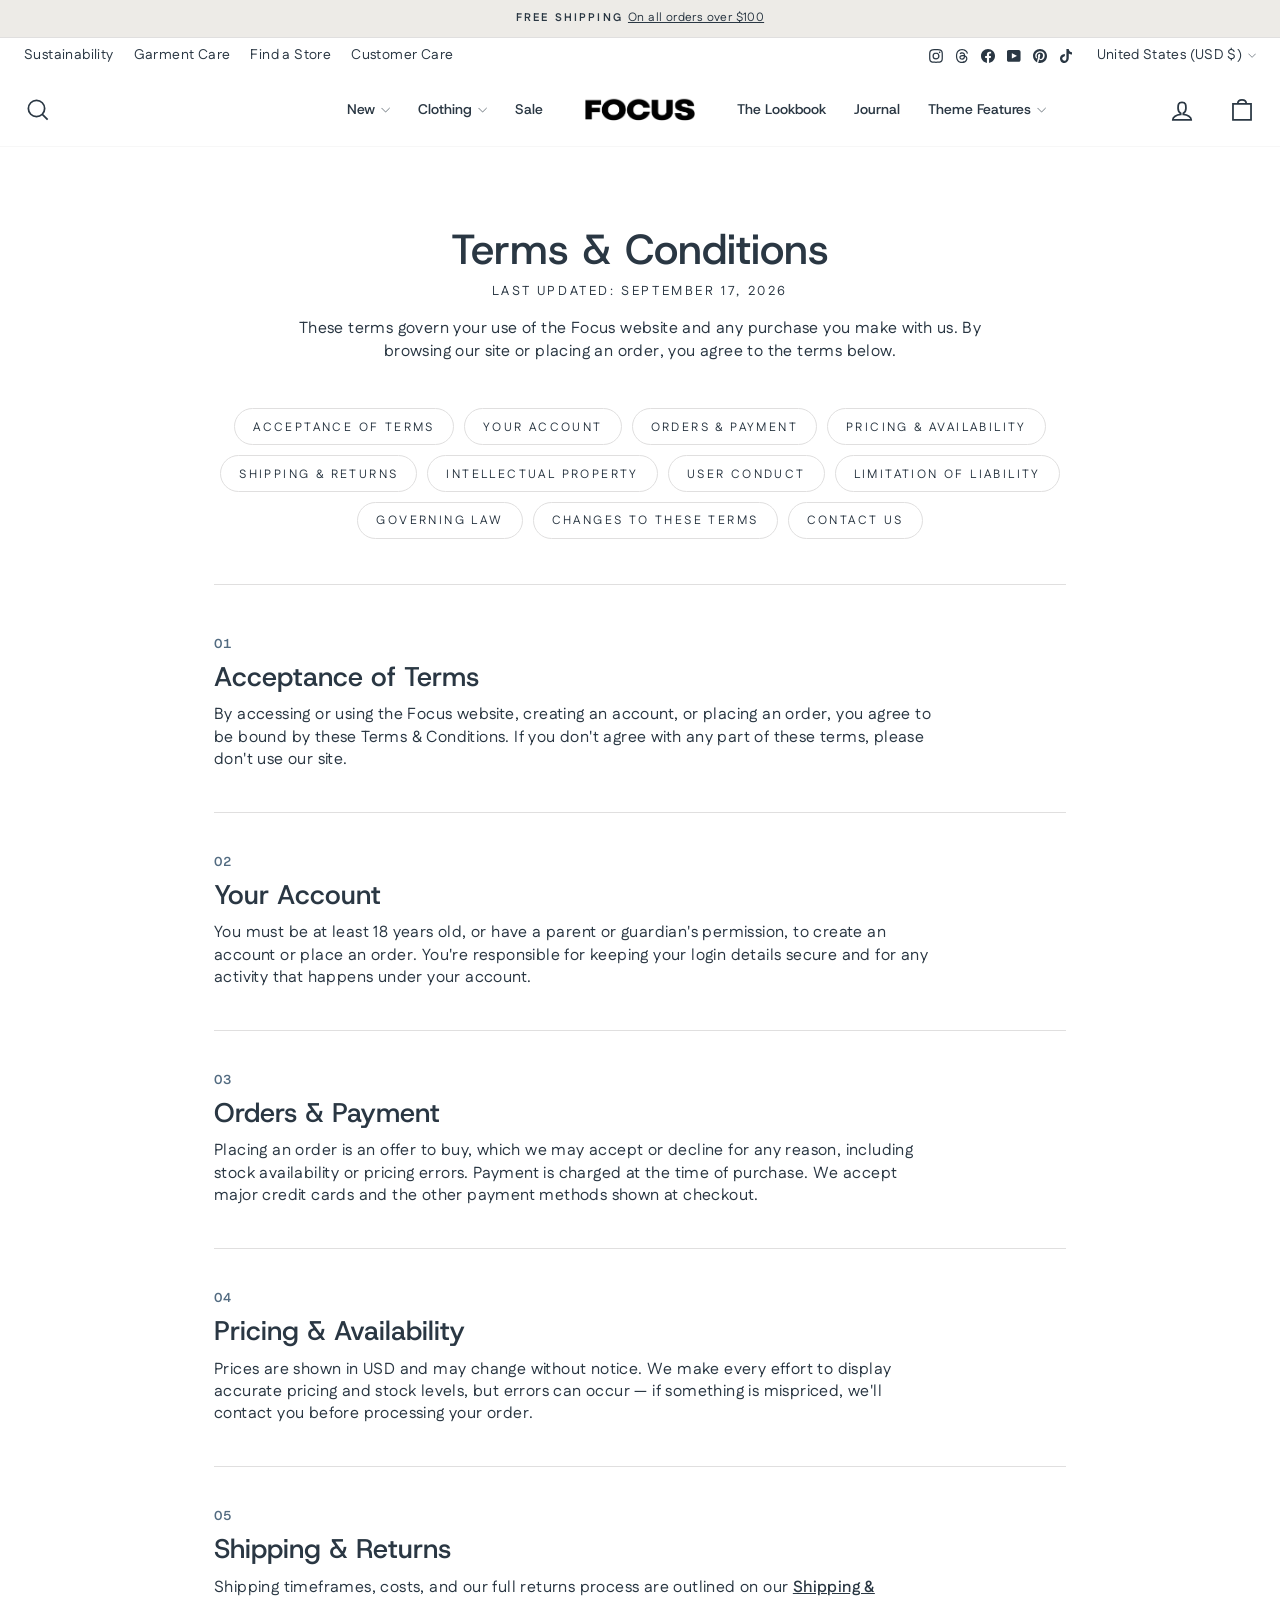
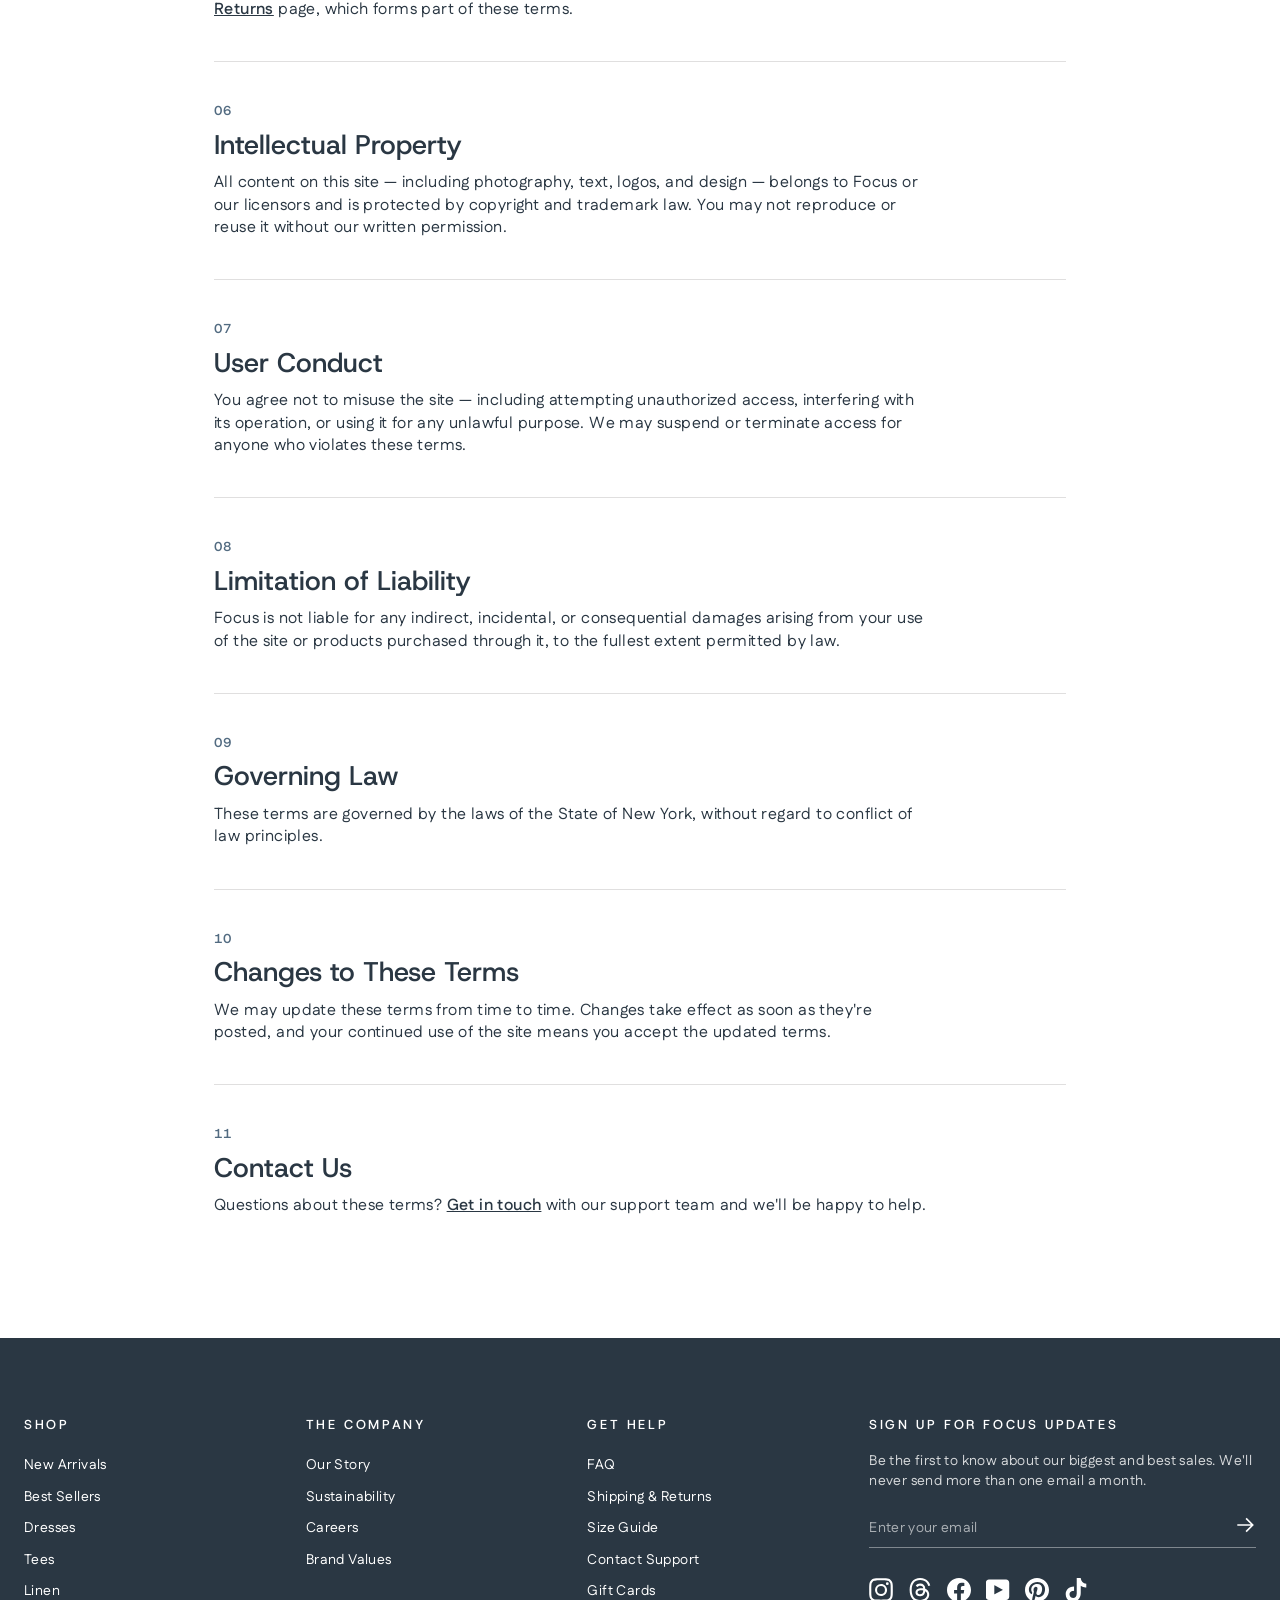
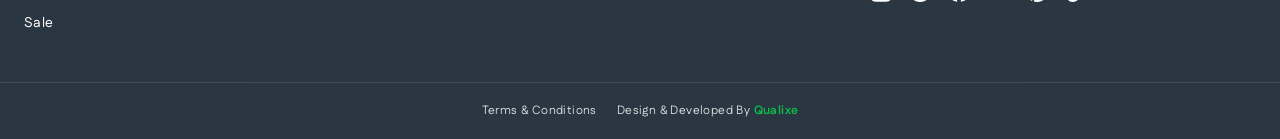
<file: terms.html>
<!DOCTYPE html>
<html lang="en">

<head>
	<meta charset="UTF-8">
	<meta name="viewport" content="width=device-width, initial-scale=1.0">
	<title>Focus | Terms &amp; Conditions</title>
	<!-- link css -->
	<link rel="stylesheet" href="./assets/css/swiper-bundle.min.css">
	<link rel="stylesheet" href="./assets/css/style.css">
</head>

<body>

	<!-- announcement bar start -->
	<div class="announcement-bar">
		<div class="announcement-bar__slide is-active">
			<span class="announcement-bar__text">Free shipping</span>
			<a href="#" class="announcement-bar__link">On all orders over $100</a>
		</div>
		<div class="announcement-bar__slide">
			<span class="announcement-bar__text">Hassle-free returns</span>
			<a href="#" class="announcement-bar__link">30-day postage paid returns</a>
		</div>
	</div>
	<!-- announcement bar end -->

	<header class="header header--solid" id="siteHeader">
		<!-- secondary toolbar (desktop only) -->
		<div class="header__toolbar">
			<div class="header__toolbar-inner container">
				<ul class="header__toolbar-links">
					<li><a href="sustainability.html">Sustainability</a></li>
					<li><a href="#">Garment Care</a></li>
					<li><a href="find-store.html">Find a Store</a></li>
					<li><a href="contact.html">Customer Care</a></li>
				</ul>
				<div class="header__toolbar-right">
					<div class="header__toolbar-social">
						<a href="#" aria-label="Instagram"><svg viewBox="0 0 32 32">
								<path
									d="M16 3.094c4.206 0 4.7.019 6.363.094 1.538.069 2.369.325 2.925.544.738.287 1.262.625 1.813 1.175s.894 1.075 1.175 1.813c.212.556.475 1.387.544 2.925.075 1.662.094 2.156.094 6.363s-.019 4.7-.094 6.363c-.069 1.538-.325 2.369-.544 2.925-.288.738-.625 1.262-1.175 1.813s-1.075.894-1.813 1.175c-.556.212-1.387.475-2.925.544-1.663.075-2.156.094-6.363.094s-4.7-.019-6.363-.094c-1.537-.069-2.369-.325-2.925-.544-.737-.288-1.263-.625-1.813-1.175s-.894-1.075-1.175-1.813c-.212-.556-.475-1.387-.544-2.925-.075-1.663-.094-2.156-.094-6.363s.019-4.7.094-6.363c.069-1.537.325-2.369.544-2.925.287-.737.625-1.263 1.175-1.813s1.075-.894 1.813-1.175c.556-.212 1.388-.475 2.925-.544 1.662-.081 2.156-.094 6.363-.094zm0-2.838c-4.275 0-4.813.019-6.494.094-1.675.075-2.819.344-3.819.731-1.037.4-1.913.944-2.788 1.819S1.486 4.656 1.08 5.688c-.387 1-.656 2.144-.731 3.825-.075 1.675-.094 2.213-.094 6.488s.019 4.813.094 6.494c.075 1.675.344 2.819.731 3.825.4 1.038.944 1.913 1.819 2.788s1.756 1.413 2.788 1.819c1 .387 2.144.656 3.825.731s2.213.094 6.494.094 4.813-.019 6.494-.094c1.675-.075 2.819-.344 3.825-.731 1.038-.4 1.913-.944 2.788-1.819s1.413-1.756 1.819-2.788c.387-1 .656-2.144.731-3.825s.094-2.212.094-6.494-.019-4.813-.094-6.494c-.075-1.675-.344-2.819-.731-3.825-.4-1.038-.944-1.913-1.819-2.788s-1.756-1.413-2.788-1.819c-1-.387-2.144-.656-3.825-.731C20.812.275 20.275.256 16 .256z" />
								<path
									d="M16 7.912a8.088 8.088 0 0 0 0 16.175c4.463 0 8.087-3.625 8.087-8.088s-3.625-8.088-8.088-8.088zm0 13.338a5.25 5.25 0 1 1 0-10.5 5.25 5.25 0 1 1 0 10.5zM26.294 7.594a1.887 1.887 0 1 1-3.774.002 1.887 1.887 0 0 1 3.774-.003z" />
							</svg></a>
						<a href="#" aria-label="Threads"><svg viewBox="0 0 20 20">
								<path
									d="M14.743 9.27a6.873 6.873 0 0 0-.262-.12c-.154-2.844-1.708-4.472-4.318-4.49h-.036c-1.56 0-2.859.667-3.658 1.88l1.435.984c.597-.905 1.534-1.098 2.224-1.098h.024c.86.005 1.508.255 1.927.742.306.355.51.845.611 1.464a10.98 10.98 0 0 0-2.467-.12c-2.48.144-4.076 1.59-3.969 3.602.054 1.02.563 1.897 1.43 2.47.735.485 1.68.722 2.663.668 1.298-.07 2.316-.566 3.026-1.471.54-.688.88-1.579 1.031-2.701.619.373 1.077.864 1.33 1.455.43 1.003.456 2.652-.89 3.997-1.18 1.178-2.596 1.688-4.738 1.703-2.376-.017-4.173-.78-5.342-2.264C3.67 14.58 3.105 12.57 3.084 10c.021-2.571.586-4.58 1.68-5.97 1.169-1.486 2.966-2.248 5.341-2.265 2.394.017 4.222.783 5.435 2.275.595.732 1.043 1.653 1.339 2.726l1.682-.45c-.358-1.32-.922-2.458-1.69-3.402C15.316 1.001 13.041.02 10.111 0H10.1C7.175.02 4.926 1.004 3.415 2.925c-1.344 1.709-2.037 4.087-2.06 7.068v.014c.023 2.98.716 5.359 2.06 7.068C4.926 18.995 7.175 19.98 10.1 20h.011c2.6-.018 4.433-.699 5.943-2.207 1.975-1.974 1.916-4.447 1.265-5.966-.467-1.089-1.358-1.973-2.576-2.557Zm-4.489 4.22c-1.087.062-2.217-.427-2.273-1.472-.041-.775.552-1.64 2.34-1.743.205-.012.406-.018.603-.018.65 0 1.257.063 1.81.184-.207 2.573-1.415 2.99-2.48 3.05Z" />
							</svg></a>
						<a href="#" aria-label="Facebook"><svg viewBox="0 0 14222 14222">
								<path
									d="M14222 7112c0 3549.352-2600.418 6491.344-6000 7024.72V9168h1657l315-2056H8222V5778c0-562 275-1111 1159-1111h897V2917s-814-139-1592-139c-1624 0-2686 984-2686 2767v1567H4194v2056h1806v4968.72C2600.418 13603.344 0 10661.352 0 7112 0 3184.703 3183.703 1 7111 1s7111 3183.703 7111 7111Zm-8222 7025c362 57 733 86 1111 86-377.945 0-749.003-29.485-1111-86.28Zm2222 0v-.28a7107.458 7107.458 0 0 1-167.717 24.267A7407.158 7407.158 0 0 0 8222 14137Zm-167.717 23.987C7745.664 14201.89 7430.797 14223 7111 14223c319.843 0 634.675-21.479 943.283-62.013Z" />
							</svg></a>
						<a href="#" aria-label="YouTube"><svg viewBox="0 0 21 20">
								<path
									d="M-.196 15.803q0 1.23.812 2.092t1.977.861h14.946q1.165 0 1.977-.861t.812-2.092V3.909q0-1.23-.82-2.116T17.539.907H2.593q-1.148 0-1.969.886t-.82 2.116v11.894zm7.465-2.149V6.058q0-.115.066-.18.049-.016.082-.016l.082.016 7.153 3.806q.066.066.066.164 0 .066-.066.131l-7.153 3.806q-.033.033-.066.033-.066 0-.098-.033-.066-.066-.066-.131z" />
							</svg></a>
						<a href="#" aria-label="Pinterest"><svg viewBox="0 0 256 256">
								<path
									d="M0 128.002c0 52.414 31.518 97.442 76.619 117.239-.36-8.938-.064-19.668 2.228-29.393 2.461-10.391 16.47-69.748 16.47-69.748s-4.089-8.173-4.089-20.252c0-18.969 10.994-33.136 24.686-33.136 11.643 0 17.268 8.745 17.268 19.217 0 11.704-7.465 29.211-11.304 45.426-3.207 13.578 6.808 24.653 20.203 24.653 24.252 0 40.586-31.149 40.586-68.055 0-28.054-18.895-49.052-53.262-49.052-38.828 0-63.017 28.956-63.017 61.3 0 11.152 3.288 19.016 8.438 25.106 2.368 2.797 2.697 3.922 1.84 7.134-.614 2.355-2.024 8.025-2.608 10.272-.852 3.242-3.479 4.401-6.409 3.204-17.884-7.301-26.213-26.886-26.213-48.902 0-36.361 30.666-79.961 91.482-79.961 48.87 0 81.035 35.364 81.035 73.325 0 50.213-27.916 87.726-69.066 87.726-13.819 0-26.818-7.47-31.271-15.955 0 0-7.431 29.492-9.005 35.187-2.714 9.869-8.026 19.733-12.883 27.421a127.897 127.897 0 0 0 36.277 5.249c70.684 0 127.996-57.309 127.996-128.005C256.001 57.309 198.689 0 128.005 0 57.314 0 0 57.309 0 128.002Z" />
							</svg></a>
						<a href="#" aria-label="TikTok"><svg viewBox="0 0 2859 3333">
								<path
									d="M2081 0c55 473 319 755 778 785v532c-266 26-499-61-770-225v995c0 1264-1378 1659-1932 753-356-583-138-1606 1004-1647v561c-87 14-180 36-265 65-254 86-398 247-358 531 77 544 1075 705 992-358V1h551z" />
							</svg></a>
					</div>
					<div class="header__currency">
						<button type="button" id="currencyToggle">
							United States (USD $)
							<svg class="chevron" viewBox="0 0 28 16" fill="none" xmlns="http://www.w3.org/2000/svg">
								<path d="m1.57 1.59 12.76 12.77L27.1 1.59" stroke-width="2" stroke="currentColor" fill="none" />
							</svg>
						</button>
						<ul class="header__currency-list" id="currencyList">
							<li><a href="#">United States (USD $)</a></li>
							<li><a href="#">Afghanistan (USD $)</a></li>
							<li><a href="#">Åland Islands (EUR &euro;)</a></li>
							<li><a href="#">Albania (USD $)</a></li>
							<li><a href="#">Algeria (USD $)</a></li>
							<li><a href="#">Andorra (EUR &euro;)</a></li>
							<li><a href="#">Angola (USD $)</a></li>
							<li><a href="#">Anguilla (USD $)</a></li>
							<li><a href="#">Antigua &amp; Barbuda (USD $)</a></li>
							<li><a href="#">Argentina (USD $)</a></li>
							<li><a href="#">Armenia (USD $)</a></li>
							<li><a href="#">Aruba (USD $)</a></li>
							<li><a href="#">Ascension Island (USD $)</a></li>
							<li><a href="#">Australia (AUD $)</a></li>
							<li><a href="#">Austria (EUR &euro;)</a></li>
						</ul>
					</div>
				</div>
			</div>
		</div>
		<!-- main header row -->
		<div class="header__main">
			<div class="header__main-inner container">
				<div class="header__side header__side--left">
					<button class="header__icon-btn header__search-btn only-desktop" id="searchToggle" aria-label="Search">
						<svg aria-hidden="true" focusable="false" role="presentation" class="icon icon-search" viewBox="0 0 64 64">
							<title>icon-search</title>
							<path d="M47.16 28.58A18.58 18.58 0 1 1 28.58 10a18.58 18.58 0 0 1 18.58 18.58ZM54 54 41.94 42"></path>
						</svg>
					</button>
					<button class="header__icon-btn header__menu-toggle only-mobile" id="menuToggle" aria-label="Site navigation">
						<svg class="icon icon-hamburger" viewBox="0 0 64 64" fill="none" xmlns="http://www.w3.org/2000/svg">
							<path d="M7 15h51M7 32h43M7 49h51" />
						</svg>
					</button>

					<nav class="header__nav only-desktop">
						<ul>
							<li class="header__nav-item has-megamenu">
								<details class="megamenu-details">
									<summary>New
										<svg class="chevron" viewBox="0 0 28 16" fill="none" xmlns="http://www.w3.org/2000/svg">
											<path d="m1.57 1.59 12.76 12.77L27.1 1.59" stroke-width="2" stroke="currentColor" fill="none" />
										</svg>
									</summary>
									<div class="megamenu">
										<div class="megamenu__inner container">
											<div class="megamenu__columns">
												<div class="megamenu__col">
													<a href="collections.html" class="megamenu__col-title">Featured</a>
													<a href="collections.html">All New</a>
													<a href="collections.html">New This Week</a>
													<a href="collections.html">Staff Picks</a>
													<a href="collections.html">Spring / Summer Edit</a>
												</div>
												<div class="megamenu__col">
													<span class="megamenu__col-title">Shop By Category</span>
													<a href="collections.html">New Dresses</a>
													<a href="collections.html">New Tops</a>
													<a href="collections.html">New Bottoms</a>
													<a href="collections.html">New Layers</a>
													<a href="collections.html">New Linen</a>
												</div>
												<div class="megamenu__col">
													<span class="megamenu__col-title">Shop By Occasion</span>
													<a href="collections.html">Everyday Essentials</a>
													<a href="collections.html">Workwear</a>
													<a href="collections.html">Weekend</a>
													<a href="collections.html">Vacation Ready</a>
													<a href="collections.html">Event Dressing</a>
												</div>
												<div class="megamenu__col">
													<span class="megamenu__col-title">Collections</span>
													<a href="collections.html">The Linen Edit</a>
													<a href="collections.html">Minimalist Staples</a>
													<a href="collections.html">Soft Tailoring</a>
													<a href="collections.html">Neutral Tones</a>
													<a href="collections.html">Monochrome Looks</a>
												</div>
											</div>
											<div class="megamenu__promos">
												<a href="collections.html" class="megamenu__promo">
													<img src="./assets/images/grid/grid-soft-neutrals.jpg" alt="Linen Favorites">
													<p class="megamenu__promo-title">Linen Favorites</p>
													<p class="megamenu__promo-text">Breathable, relaxed pieces for everyday wear</p>
												</a>
												<a href="collections.html" class="megamenu__promo">
													<img src="./assets/images/products/product-wren-coat.png" alt="The Wren Coat">
													<p class="megamenu__promo-title">New This Week</p>
													<span class="btn btn--sm">The Wren Coat</span>
												</a>
											</div>
										</div>
									</div>
								</details>
							</li>
							<li class="header__nav-item has-megamenu">
								<details class="megamenu-details">
									<summary>Clothing
										<svg class="chevron" viewBox="0 0 28 16" fill="none" xmlns="http://www.w3.org/2000/svg">
											<path d="m1.57 1.59 12.76 12.77L27.1 1.59" stroke-width="2" stroke="currentColor" fill="none" />
										</svg>
									</summary>
									<div class="megamenu">
										<div class="megamenu__inner container">
											<div class="megamenu__columns megamenu__columns--with-images">
												<div class="megamenu__col">
													<a href="collections.html"><img src="./assets/images/categories/category-tops.jpg" alt="Tops"
															class="megamenu__col-img"></a>
													<a href="collections.html" class="megamenu__col-title">Tops</a>
													<a href="collections.html">Tees</a>
													<a href="collections.html">Shirts</a>
													<a href="collections.html">Knit Tops</a>
												</div>
												<div class="megamenu__col">
													<a href="collections.html"><img src="./assets/images/categories/category-bottoms.jpg" alt="Bottoms"
															class="megamenu__col-img"></a>
													<a href="collections.html" class="megamenu__col-title">Bottoms</a>
													<a href="collections.html">Trousers</a>
													<a href="collections.html">Skirts</a>
													<a href="collections.html">Shorts</a>
												</div>
												<div class="megamenu__col">
													<a href="collections.html"><img src="./assets/images/categories/category-dresses.jpg" alt="Dresses"
															class="megamenu__col-img"></a>
													<a href="collections.html" class="megamenu__col-title">Dresses</a>
													<a href="collections.html">Casual Dresses</a>
													<a href="collections.html">Midi Dresses</a>
													<a href="collections.html">Occasional Dresses</a>
												</div>
												<div class="megamenu__col">
													<a href="collections.html"><img src="./assets/images/categories/category-layers.jpg" alt="Layers"
															class="megamenu__col-img"></a>
													<a href="collections.html" class="megamenu__col-title">Layers</a>
													<a href="collections.html">Blazers</a>
													<a href="collections.html">Jackets</a>
													<a href="collections.html">Cardigans</a>
													<a href="collections.html">Sweaters</a>
												</div>
												<div class="megamenu__col">
													<a href="collections.html"><img src="./assets/images/categories/category-linen.jpg" alt="Linen"
															class="megamenu__col-img"></a>
													<a href="collections.html" class="megamenu__col-title">Linen</a>
													<a href="collections.html">Linen Dresses</a>
													<a href="collections.html">Linen Shirts</a>
													<a href="collections.html">Linen Pants</a>
													<a href="collections.html">Linen Shorts</a>
													<a href="collections.html">Linen Layers</a>
												</div>
											</div>
										</div>
									</div>
								</details>
							</li>
							<li class="header__nav-item"><a href="collections.html">Sale</a></li>
						</ul>
					</nav>
				</div>

				<a href="./index.html" class="header__logo">
					<img src="./assets/images/logo/logo.png" alt="Focus" class="header__logo-img header__logo-img--dark">
					<img src="./assets/images/logo/logo-white.png" alt="Focus" class="header__logo-img header__logo-img--light">
				</a>

				<div class="header__side header__side--right">
					<nav class="header__nav only-desktop">
						<ul>
							<li class="header__nav-item"><a href="look-book.html">The Lookbook</a></li>
							<li class="header__nav-item"><a href="blogs.html">Journal</a></li>
							<li class="header__nav-item has-megamenu">
								<details class="megamenu-details">
									<summary>Theme Features
										<svg class="chevron" viewBox="0 0 28 16" fill="none" xmlns="http://www.w3.org/2000/svg">
											<path d="m1.57 1.59 12.76 12.77L27.1 1.59" stroke-width="2" stroke="currentColor" fill="none" />
										</svg>
									</summary>
									<div class="megamenu">
										<div class="megamenu__inner container">
											<div class="megamenu__columns megamenu__columns--narrow">
												<div class="megamenu__col">
													<span class="megamenu__col-title">Presets</span>
													<a href="#">Focus</a>
													<a href="#">Apothecary</a>
													<a href="#">Dune</a>
													<a href="#">Terrain</a>
												</div>
												<div class="megamenu__col">
													<span class="megamenu__col-title">Pages</span>
													<a href="products.html">Product Page</a>
													<a href="collections.html">Collection Page</a>
													<a href="#">Pre-order</a>
													<a href="#">Gift Card</a>
													<a href="find-store.html">Find a Store</a>
												</div>
											</div>
											<div class="megamenu__promos megamenu__promos--single">
												<a href="collections.html" class="megamenu__promo">
													<img src="./assets/images/hero/hero-main.jpg" alt="Focus Theme">
												</a>
											</div>
										</div>
									</div>
								</details>
							</li>
						</ul>
					</nav>
					<div class="header__icons">
						<button class="header__icon-btn header__search-btn only-mobile" id="searchToggleMobile" aria-label="Search">
							<svg aria-hidden="true" focusable="false" role="presentation" class="icon icon-search"
								viewBox="0 0 64 64">
								<title>icon-search</title>
								<path d="M47.16 28.58A18.58 18.58 0 1 1 28.58 10a18.58 18.58 0 0 1 18.58 18.58ZM54 54 41.94 42"></path>
							</svg>
						</button>
						<button class="header__icon-btn header__account-btn only-desktop" aria-label="Account">
							<svg class="icon icon-user" viewBox="0 0 64 64" fill="none" xmlns="http://www.w3.org/2000/svg">
								<path
									d="M35 39.84v-2.53c3.3-1.91 6-6.66 6-11.41 0-7.63 0-13.82-9-13.82s-9 6.19-9 13.82c0 4.75 2.7 9.51 6 11.41v2.53c-10.18.85-18 6-18 12.16h42c0-6.19-7.82-11.31-18-12.16Z" />
							</svg>
						</button>
						<button class="header__icon-btn header__cart-btn" id="cartToggle" aria-label="Cart">
							<svg class="icon icon-bag-minimal" viewBox="0 0 64 64" fill="none" xmlns="http://www.w3.org/2000/svg">
								<path d="M11.375 17.863h41.25v36.75h-41.25z" />
								<path d="M22.25 18c0-7.105 4.35-9 9.75-9s9.75 1.895 9.75 9" />
							</svg>
							<span class="header__cart-count"></span>
						</button>
					</div>
				</div>
			</div>
		</div>
		<!-- search bar dropdown -->
		<div class="header__search-bar" id="searchBar">
			<div class="header__search-bar-inner container">
				<input type="search" id="searchInput" placeholder="Search our store" aria-label="Search our store"
					autocomplete="off">
				<button id="searchClose" aria-label="Close search">
					<svg viewBox="0 0 20 20" fill="none" xmlns="http://www.w3.org/2000/svg">
						<path d="M4 4l12 12M16 4L4 16" stroke="currentColor" stroke-width="1.4" />
					</svg>
				</button>
			</div>

			<div class="search-results container" id="searchResults" hidden>
				<div class="search-results__inner">
					<div class="search-results__col search-results__col--left">
						<div class="search-results__group" id="searchSuggestionsGroup" hidden>
							<h4 class="search-results__heading">Suggestions</h4>
							<ul class="search-results__list" id="searchSuggestionsList"></ul>
						</div>
						<div class="search-results__group" id="searchPagesGroup" hidden>
							<h4 class="search-results__heading">Pages:</h4>
							<ul class="search-results__list" id="searchPagesList"></ul>
						</div>
						<div class="search-results__group" id="searchCollectionsGroup" hidden>
							<h4 class="search-results__heading">Collections:</h4>
							<ul class="search-results__list" id="searchCollectionsList"></ul>
						</div>
					</div>
					<div class="search-results__col search-results__col--right" id="searchProductsGroup" hidden>
						<h4 class="search-results__heading">Products</h4>
						<ul class="search-results__products" id="searchProductsList"></ul>
					</div>
				</div>
				<a href="#" class="search-results__view-more" id="searchViewMore" hidden>View more &rarr;</a>
				<p class="search-results__empty" id="searchEmpty" hidden></p>
			</div>
		</div>
	</header>
	<nav class="mobile-nav" id="mobileNav">
		<div class="mobile-nav__header">
			<img src="./assets/images/logo/logo.png" alt="Focus" class="mobile-nav__logo">
			<button class="mobile-nav__close" id="mobileNavClose" aria-label="Close menu">
				<svg viewBox="0 0 20 20" fill="none" xmlns="http://www.w3.org/2000/svg">
					<path d="M4 4l12 12M16 4L4 16" stroke="currentColor" stroke-width="1.4" />
				</svg>
			</button>
		</div>

		<ul class="mobile-nav__list">
			<li style="--i:0">
				<details class="mobile-nav__details">
					<summary>New
						<svg class="chevron" viewBox="0 0 28 16" fill="none" xmlns="http://www.w3.org/2000/svg">
							<path d="m1.57 1.59 12.76 12.77L27.1 1.59" stroke-width="2" stroke="currentColor" fill="none" />
						</svg>
					</summary>
					<ul class="mobile-nav__sublist">
						<li>
							<details class="mobile-nav__details mobile-nav__details--sub">
								<summary>Featured
									<svg class="chevron chevron--circle" viewBox="0 0 28 16" fill="none"
										xmlns="http://www.w3.org/2000/svg">
										<path d="m1.57 1.59 12.76 12.77L27.1 1.59" stroke-width="2" stroke="currentColor" fill="none" />
									</svg>
								</summary>
								<ul class="mobile-nav__grandchild">
									<li><a href="collections.html">All New</a></li>
									<li><a href="collections.html">New This Week</a></li>
									<li><a href="collections.html">Staff Picks</a></li>
									<li><a href="collections.html">Spring / Summer Edit</a></li>
								</ul>
							</details>
						</li>
						<li>
							<details class="mobile-nav__details mobile-nav__details--sub">
								<summary>Shop By Category
									<svg class="chevron chevron--circle" viewBox="0 0 28 16" fill="none"
										xmlns="http://www.w3.org/2000/svg">
										<path d="m1.57 1.59 12.76 12.77L27.1 1.59" stroke-width="2" stroke="currentColor" fill="none" />
									</svg>
								</summary>
								<ul class="mobile-nav__grandchild">
									<li><a href="collections.html">New Dresses</a></li>
									<li><a href="collections.html">New Tops</a></li>
									<li><a href="collections.html">New Bottoms</a></li>
									<li><a href="collections.html">New Layers</a></li>
									<li><a href="collections.html">New Linen</a></li>
								</ul>
							</details>
						</li>
						<li>
							<details class="mobile-nav__details mobile-nav__details--sub">
								<summary>Shop By Occasion
									<svg class="chevron chevron--circle" viewBox="0 0 28 16" fill="none"
										xmlns="http://www.w3.org/2000/svg">
										<path d="m1.57 1.59 12.76 12.77L27.1 1.59" stroke-width="2" stroke="currentColor" fill="none" />
									</svg>
								</summary>
								<ul class="mobile-nav__grandchild">
									<li><a href="collections.html">Everyday Essentials</a></li>
									<li><a href="collections.html">Workwear</a></li>
									<li><a href="collections.html">Weekend</a></li>
									<li><a href="collections.html">Vacation Ready</a></li>
									<li><a href="collections.html">Event Dressing</a></li>
								</ul>
							</details>
						</li>
						<li>
							<details class="mobile-nav__details mobile-nav__details--sub">
								<summary>Collections
									<svg class="chevron chevron--circle" viewBox="0 0 28 16" fill="none"
										xmlns="http://www.w3.org/2000/svg">
										<path d="m1.57 1.59 12.76 12.77L27.1 1.59" stroke-width="2" stroke="currentColor" fill="none" />
									</svg>
								</summary>
								<ul class="mobile-nav__grandchild">
									<li><a href="collections.html">The Linen Edit</a></li>
									<li><a href="collections.html">Minimalist Staples</a></li>
									<li><a href="collections.html">Soft Tailoring</a></li>
									<li><a href="collections.html">Neutral Tones</a></li>
									<li><a href="collections.html">Monochrome Looks</a></li>
								</ul>
							</details>
						</li>
					</ul>
				</details>
			</li>

			<li style="--i:1">
				<details class="mobile-nav__details">
					<summary>Clothing
						<svg class="chevron" viewBox="0 0 28 16" fill="none" xmlns="http://www.w3.org/2000/svg">
							<path d="m1.57 1.59 12.76 12.77L27.1 1.59" stroke-width="2" stroke="currentColor" fill="none" />
						</svg>
					</summary>
					<ul class="mobile-nav__sublist">
						<li>
							<details class="mobile-nav__details mobile-nav__details--sub">
								<summary>Tops
									<svg class="chevron chevron--circle" viewBox="0 0 28 16" fill="none"
										xmlns="http://www.w3.org/2000/svg">
										<path d="m1.57 1.59 12.76 12.77L27.1 1.59" stroke-width="2" stroke="currentColor" fill="none" />
									</svg>
								</summary>
								<ul class="mobile-nav__grandchild">
									<li><a href="collections.html">Tees</a></li>
									<li><a href="collections.html">Shirts</a></li>
									<li><a href="collections.html">Knit Tops</a></li>
								</ul>
							</details>
						</li>
						<li>
							<details class="mobile-nav__details mobile-nav__details--sub">
								<summary>Bottoms
									<svg class="chevron chevron--circle" viewBox="0 0 28 16" fill="none"
										xmlns="http://www.w3.org/2000/svg">
										<path d="m1.57 1.59 12.76 12.77L27.1 1.59" stroke-width="2" stroke="currentColor" fill="none" />
									</svg>
								</summary>
								<ul class="mobile-nav__grandchild">
									<li><a href="collections.html">Trousers</a></li>
									<li><a href="collections.html">Skirts</a></li>
									<li><a href="collections.html">Shorts</a></li>
								</ul>
							</details>
						</li>
						<li>
							<details class="mobile-nav__details mobile-nav__details--sub">
								<summary>Dresses
									<svg class="chevron chevron--circle" viewBox="0 0 28 16" fill="none"
										xmlns="http://www.w3.org/2000/svg">
										<path d="m1.57 1.59 12.76 12.77L27.1 1.59" stroke-width="2" stroke="currentColor" fill="none" />
									</svg>
								</summary>
								<ul class="mobile-nav__grandchild">
									<li><a href="collections.html">Casual Dresses</a></li>
									<li><a href="collections.html">Midi Dresses</a></li>
									<li><a href="collections.html">Occasional Dresses</a></li>
								</ul>
							</details>
						</li>
						<li>
							<details class="mobile-nav__details mobile-nav__details--sub">
								<summary>Layers
									<svg class="chevron chevron--circle" viewBox="0 0 28 16" fill="none"
										xmlns="http://www.w3.org/2000/svg">
										<path d="m1.57 1.59 12.76 12.77L27.1 1.59" stroke-width="2" stroke="currentColor" fill="none" />
									</svg>
								</summary>
								<ul class="mobile-nav__grandchild">
									<li><a href="collections.html">Blazers</a></li>
									<li><a href="collections.html">Jackets</a></li>
									<li><a href="collections.html">Cardigans</a></li>
									<li><a href="collections.html">Sweaters</a></li>
								</ul>
							</details>
						</li>
						<li>
							<details class="mobile-nav__details mobile-nav__details--sub">
								<summary>Linen
									<svg class="chevron chevron--circle" viewBox="0 0 28 16" fill="none"
										xmlns="http://www.w3.org/2000/svg">
										<path d="m1.57 1.59 12.76 12.77L27.1 1.59" stroke-width="2" stroke="currentColor" fill="none" />
									</svg>
								</summary>
								<ul class="mobile-nav__grandchild">
									<li><a href="collections.html">Linen Dresses</a></li>
									<li><a href="collections.html">Linen Shirts</a></li>
									<li><a href="collections.html">Linen Pants</a></li>
									<li><a href="collections.html">Linen Shorts</a></li>
									<li><a href="collections.html">Linen Layers</a></li>
								</ul>
							</details>
						</li>
					</ul>
				</details>
			</li>

			<li style="--i:2"><a href="collections.html" class="mobile-nav__toplevel-link">Sale</a></li>
			<li style="--i:3"><a href="look-book.html" class="mobile-nav__toplevel-link">The Lookbook</a></li>
			<li style="--i:4"><a href="blogs.html" class="mobile-nav__toplevel-link">Journal</a></li>

			<li style="--i:5">
				<details class="mobile-nav__details">
					<summary>Theme Features
						<svg class="chevron" viewBox="0 0 28 16" fill="none" xmlns="http://www.w3.org/2000/svg">
							<path d="m1.57 1.59 12.76 12.77L27.1 1.59" stroke-width="2" stroke="currentColor" fill="none" />
						</svg>
					</summary>
					<ul class="mobile-nav__sublist">
						<li>
							<details class="mobile-nav__details mobile-nav__details--sub">
								<summary>Presets
									<svg class="chevron chevron--circle" viewBox="0 0 28 16" fill="none"
										xmlns="http://www.w3.org/2000/svg">
										<path d="m1.57 1.59 12.76 12.77L27.1 1.59" stroke-width="2" stroke="currentColor" fill="none" />
									</svg>
								</summary>
								<ul class="mobile-nav__grandchild">
									<li><a href="#">Focus</a></li>
									<li><a href="#">Apothecary</a></li>
									<li><a href="#">Dune</a></li>
									<li><a href="#">Terrain</a></li>
								</ul>
							</details>
						</li>
						<li>
							<details class="mobile-nav__details mobile-nav__details--sub">
								<summary>Pages
									<svg class="chevron chevron--circle" viewBox="0 0 28 16" fill="none"
										xmlns="http://www.w3.org/2000/svg">
										<path d="m1.57 1.59 12.76 12.77L27.1 1.59" stroke-width="2" stroke="currentColor" fill="none" />
									</svg>
								</summary>
								<ul class="mobile-nav__grandchild">
									<li><a href="products.html">Product Page</a></li>
									<li><a href="collections.html">Collection Page</a></li>
									<li><a href="#">Pre-order</a></li>
									<li><a href="#">Gift Card</a></li>
									<li><a href="find-store.html">Find a Store</a></li>
								</ul>
							</details>
						</li>
					</ul>
				</details>
			</li>

			<li style="--i:6">
				<a href="#" class="mobile-nav__login">
					<svg viewBox="0 0 64 64">
						<path
							d="M35 39.84v-2.53c3.3-1.91 6-6.66 6-11.41 0-7.63 0-13.82-9-13.82s-9 6.19-9 13.82c0 4.75 2.7 9.51 6 11.41v2.53c-10.18.85-18 6-18 12.16h42c0-6.19-7.82-11.31-18-12.16Z" />
					</svg>
					Log in
				</a>
			</li>

			<li style="--i:7" class="mobile-nav__toolbar-grid">
				<a href="sustainability.html">Sustainability</a>
				<a href="#">Garment Care</a>
				<a href="find-store.html">Find a Store</a>
				<a href="contact.html">Customer Care</a>
			</li>
		</ul>

		<div class="mobile-nav__social" style="--i:8">
			<a href="#" aria-label="Instagram"><svg viewBox="0 0 32 32">
					<path
						d="M16 3.094c4.206 0 4.7.019 6.363.094 1.538.069 2.369.325 2.925.544.738.287 1.262.625 1.813 1.175s.894 1.075 1.175 1.813c.212.556.475 1.387.544 2.925.075 1.662.094 2.156.094 6.363s-.019 4.7-.094 6.363c-.069 1.538-.325 2.369-.544 2.925-.288.738-.625 1.262-1.175 1.813s-1.075.894-1.813 1.175c-.556.212-1.387.475-2.925.544-1.663.075-2.156.094-6.363.094s-4.7-.019-6.363-.094c-1.537-.069-2.369-.325-2.925-.544-.737-.288-1.263-.625-1.813-1.175s-.894-1.075-1.175-1.813c-.212-.556-.475-1.387-.544-2.925-.075-1.663-.094-2.156-.094-6.363s.019-4.7.094-6.363c.069-1.537.325-2.369.544-2.925.287-.737.625-1.263 1.175-1.813s1.075-.894 1.813-1.175c.556-.212 1.388-.475 2.925-.544 1.662-.081 2.156-.094 6.363-.094zm0-2.838c-4.275 0-4.813.019-6.494.094-1.675.075-2.819.344-3.819.731-1.037.4-1.913.944-2.788 1.819S1.486 4.656 1.08 5.688c-.387 1-.656 2.144-.731 3.825-.075 1.675-.094 2.213-.094 6.488s.019 4.813.094 6.494c.075 1.675.344 2.819.731 3.825.4 1.038.944 1.913 1.819 2.788s1.756 1.413 2.788 1.819c1 .387 2.144.656 3.825.731s2.213.094 6.494.094 4.813-.019 6.494-.094c1.675-.075 2.819-.344 3.825-.731 1.038-.4 1.913-.944 2.788-1.819s1.413-1.756 1.819-2.788c.387-1 .656-2.144.731-3.825s.094-2.212.094-6.494-.019-4.813-.094-6.494c-.075-1.675-.344-2.819-.731-3.825-.4-1.038-.944-1.913-1.819-2.788s-1.756-1.413-2.788-1.819c-1-.387-2.144-.656-3.825-.731C20.812.275 20.275.256 16 .256z" />
					<path
						d="M16 7.912a8.088 8.088 0 0 0 0 16.175c4.463 0 8.087-3.625 8.087-8.088s-3.625-8.088-8.088-8.088zm0 13.338a5.25 5.25 0 1 1 0-10.5 5.25 5.25 0 1 1 0 10.5zM26.294 7.594a1.887 1.887 0 1 1-3.774.002 1.887 1.887 0 0 1 3.774-.003z" />
				</svg></a>
			<a href="#" aria-label="Facebook"><svg viewBox="0 0 14222 14222">
					<path
						d="M14222 7112c0 3549.352-2600.418 6491.344-6000 7024.72V9168h1657l315-2056H8222V5778c0-562 275-1111 1159-1111h897V2917s-814-139-1592-139c-1624 0-2686 984-2686 2767v1567H4194v2056h1806v4968.72C2600.418 13603.344 0 10661.352 0 7112 0 3184.703 3183.703 1 7111 1s7111 3183.703 7111 7111Zm-8222 7025c362 57 733 86 1111 86-377.945 0-749.003-29.485-1111-86.28Zm2222 0v-.28a7107.458 7107.458 0 0 1-167.717 24.267A7407.158 7407.158 0 0 0 8222 14137Zm-167.717 23.987C7745.664 14201.89 7430.797 14223 7111 14223c319.843 0 634.675-21.479 943.283-62.013Z" />
				</svg></a>
			<a href="#" aria-label="YouTube"><svg viewBox="0 0 21 20">
					<path
						d="M-.196 15.803q0 1.23.812 2.092t1.977.861h14.946q1.165 0 1.977-.861t.812-2.092V3.909q0-1.23-.82-2.116T17.539.907H2.593q-1.148 0-1.969.886t-.82 2.116v11.894zm7.465-2.149V6.058q0-.115.066-.18.049-.016.082-.016l.082.016 7.153 3.806q.066.066.066.164 0 .066-.066.131l-7.153 3.806q-.033.033-.066.033-.066 0-.098-.033-.066-.066-.066-.131z" />
				</svg></a>
			<a href="#" aria-label="Pinterest"><svg viewBox="0 0 256 256">
					<path
						d="M0 128.002c0 52.414 31.518 97.442 76.619 117.239-.36-8.938-.064-19.668 2.228-29.393 2.461-10.391 16.47-69.748 16.47-69.748s-4.089-8.173-4.089-20.252c0-18.969 10.994-33.136 24.686-33.136 11.643 0 17.268 8.745 17.268 19.217 0 11.704-7.465 29.211-11.304 45.426-3.207 13.578 6.808 24.653 20.203 24.653 24.252 0 40.586-31.149 40.586-68.055 0-28.054-18.895-49.052-53.262-49.052-38.828 0-63.017 28.956-63.017 61.3 0 11.152 3.288 19.016 8.438 25.106 2.368 2.797 2.697 3.922 1.84 7.134-.614 2.355-2.024 8.025-2.608 10.272-.852 3.242-3.479 4.401-6.409 3.204-17.884-7.301-26.213-26.886-26.213-48.902 0-36.361 30.666-79.961 91.482-79.961 48.87 0 81.035 35.364 81.035 73.325 0 50.213-27.916 87.726-69.066 87.726-13.819 0-26.818-7.47-31.271-15.955 0 0-7.431 29.492-9.005 35.187-2.714 9.869-8.026 19.733-12.883 27.421a127.897 127.897 0 0 0 36.277 5.249c70.684 0 127.996-57.309 127.996-128.005C256.001 57.309 198.689 0 128.005 0 57.314 0 0 57.309 0 128.002Z" />
				</svg></a>
			<a href="#" aria-label="TikTok"><svg viewBox="0 0 2859 3333">
					<path
						d="M2081 0c55 473 319 755 778 785v532c-266 26-499-61-770-225v995c0 1264-1378 1659-1932 753-356-583-138-1606 1004-1647v561c-87 14-180 36-265 65-254 86-398 247-358 531 77 544 1075 705 992-358V1h551z" />
				</svg></a>
		</div>
	</nav>
	<!-- cart drawer -->
	<div class="cart-drawer" id="cartDrawer">
		<div class="cart-drawer__header">
			<h2>Cart</h2>
			<button class="cart-drawer__close" id="cartClose" aria-label="Close cart">
				<svg viewBox="0 0 20 20" fill="none" xmlns="http://www.w3.org/2000/svg">
					<path d="M4 4l12 12M16 4L4 16" stroke="currentColor" stroke-width="1.4" />
				</svg>
			</button>
		</div>

		<div class="cart-drawer__body">
			<div class="cart-drawer__empty" id="cartEmpty">
				<p>Your cart is currently empty.</p>
				<a href="./index.html" class="btn">Continue shopping</a>
			</div>

			<div class="cart-drawer__items" id="cartItems"></div>
		</div>

		<div class="cart-drawer__footer" id="cartFooter" hidden>
			<div class="cart-drawer__row">
				<span>Subtotal</span>
				<span id="cartSubtotal">$0</span>
			</div>
			<p class="cart-drawer__shipping-note">Shipping, taxes, and discount codes calculated at checkout.</p>
			<label class="cart-drawer__terms">
				<input type="checkbox" id="cartTerms">
				I agree with the <a href="terms.html">terms and conditions</a>
			</label>
			<button type="button" class="btn cart-drawer__checkout" id="cartCheckout">Check out</button>
		</div>
	</div>

	<!-- shared drawer overlay backdrop -->
	<div class="nav-overlay" id="navOverlay"></div>

	<main>

		<!-- terms page start -->
		<section class="terms-page">
			<div class="terms-page__inner">

				<div class="terms-page__intro reveal">
					<h1>Terms &amp; Conditions</h1>
					<p class="terms-page__updated">Last updated: September 17, 2026</p>
					<p>These terms govern your use of the Focus website and any purchase you make with us. By
						browsing our site or placing an order, you agree to the terms below.</p>
				</div>

				<nav class="terms-page__nav reveal" aria-label="Terms sections">
					<a href="#acceptance" class="terms-page__nav-link">Acceptance of Terms</a>
					<a href="#account" class="terms-page__nav-link">Your Account</a>
					<a href="#orders" class="terms-page__nav-link">Orders &amp; Payment</a>
					<a href="#pricing" class="terms-page__nav-link">Pricing &amp; Availability</a>
					<a href="#shipping" class="terms-page__nav-link">Shipping &amp; Returns</a>
					<a href="#ip" class="terms-page__nav-link">Intellectual Property</a>
					<a href="#conduct" class="terms-page__nav-link">User Conduct</a>
					<a href="#liability" class="terms-page__nav-link">Limitation of Liability</a>
					<a href="#law" class="terms-page__nav-link">Governing Law</a>
					<a href="#changes" class="terms-page__nav-link">Changes to These Terms</a>
					<a href="#contact" class="terms-page__nav-link">Contact Us</a>
				</nav>

				<div class="terms-page__sections">

					<section id="acceptance" class="terms-page__section reveal">
						<span class="terms-page__section-num">01</span>
						<h2>Acceptance of Terms</h2>
						<p>By accessing or using the Focus website, creating an account, or placing an order, you
							agree to be bound by these Terms &amp; Conditions. If you don't agree with any part of
							these terms, please don't use our site.</p>
					</section>

					<section id="account" class="terms-page__section reveal">
						<span class="terms-page__section-num">02</span>
						<h2>Your Account</h2>
						<p>You must be at least 18 years old, or have a parent or guardian's permission, to create
							an account or place an order. You're responsible for keeping your login details secure
							and for any activity that happens under your account.</p>
					</section>

					<section id="orders" class="terms-page__section reveal">
						<span class="terms-page__section-num">03</span>
						<h2>Orders &amp; Payment</h2>
						<p>Placing an order is an offer to buy, which we may accept or decline for any reason,
							including stock availability or pricing errors. Payment is charged at the time of
							purchase. We accept major credit cards and the other payment methods shown at
							checkout.</p>
					</section>

					<section id="pricing" class="terms-page__section reveal">
						<span class="terms-page__section-num">04</span>
						<h2>Pricing &amp; Availability</h2>
						<p>Prices are shown in USD and may change without notice. We make every effort to display
							accurate pricing and stock levels, but errors can occur — if something is mispriced,
							we'll contact you before processing your order.</p>
					</section>

					<section id="shipping" class="terms-page__section reveal">
						<span class="terms-page__section-num">05</span>
						<h2>Shipping &amp; Returns</h2>
						<p>Shipping timeframes, costs, and our full returns process are outlined on our
							<a href="policy.html">Shipping &amp; Returns</a> page, which forms part of these
							terms.</p>
					</section>

					<section id="ip" class="terms-page__section reveal">
						<span class="terms-page__section-num">06</span>
						<h2>Intellectual Property</h2>
						<p>All content on this site — including photography, text, logos, and design — belongs to
							Focus or our licensors and is protected by copyright and trademark law. You may not
							reproduce or reuse it without our written permission.</p>
					</section>

					<section id="conduct" class="terms-page__section reveal">
						<span class="terms-page__section-num">07</span>
						<h2>User Conduct</h2>
						<p>You agree not to misuse the site — including attempting unauthorized access, interfering
							with its operation, or using it for any unlawful purpose. We may suspend or terminate
							access for anyone who violates these terms.</p>
					</section>

					<section id="liability" class="terms-page__section reveal">
						<span class="terms-page__section-num">08</span>
						<h2>Limitation of Liability</h2>
						<p>Focus is not liable for any indirect, incidental, or consequential damages arising
							from your use of the site or products purchased through it, to the fullest extent
							permitted by law.</p>
					</section>

					<section id="law" class="terms-page__section reveal">
						<span class="terms-page__section-num">09</span>
						<h2>Governing Law</h2>
						<p>These terms are governed by the laws of the State of New York, without regard to
							conflict of law principles.</p>
					</section>

					<section id="changes" class="terms-page__section reveal">
						<span class="terms-page__section-num">10</span>
						<h2>Changes to These Terms</h2>
						<p>We may update these terms from time to time. Changes take effect as soon as they're
							posted, and your continued use of the site means you accept the updated terms.</p>
					</section>

					<section id="contact" class="terms-page__section reveal">
						<span class="terms-page__section-num">11</span>
						<h2>Contact Us</h2>
						<p>Questions about these terms? <a href="contact.html">Get in touch</a> with our support
							team and we'll be happy to help.</p>
					</section>

				</div>

			</div>
		</section>
		<!-- terms page end -->

	</main>

	<!-- footer start -->
	<footer class="footer">
		<div class="footer__top container">
			<div class="footer__col">
				<details class="footer__accordion" open>
					<summary class="footer__col-heading">Shop
						<svg class="chevron footer__accordion-chevron" viewBox="0 0 28 16" fill="none"
							xmlns="http://www.w3.org/2000/svg">
							<path d="m1.57 1.59 12.76 12.77L27.1 1.59" stroke-width="2" stroke="currentColor" fill="none" />
						</svg>
					</summary>
					<ul class="footer__accordion-content">
						<li><a href="collections.html">New Arrivals</a></li>
						<li><a href="collections.html">Best Sellers</a></li>
						<li><a href="collections.html">Dresses</a></li>
						<li><a href="collections.html">Tees</a></li>
						<li><a href="collections.html">Linen</a></li>
						<li><a href="collections.html">Sale</a></li>
					</ul>
				</details>
			</div>
			<div class="footer__col">
				<details class="footer__accordion" open>
					<summary class="footer__col-heading">The Company
						<svg class="chevron footer__accordion-chevron" viewBox="0 0 28 16" fill="none"
							xmlns="http://www.w3.org/2000/svg">
							<path d="m1.57 1.59 12.76 12.77L27.1 1.59" stroke-width="2" stroke="currentColor" fill="none" />
						</svg>
					</summary>
					<ul class="footer__accordion-content">
						<li><a href="about.html">Our Story</a></li>
						<li><a href="sustainability.html">Sustainability</a></li>
						<li><a href="career.html">Careers</a></li>
						<li><a href="#">Brand Values</a></li>
					</ul>
				</details>
			</div>
			<div class="footer__col">
				<details class="footer__accordion" open>
					<summary class="footer__col-heading">Get Help
						<svg class="chevron footer__accordion-chevron" viewBox="0 0 28 16" fill="none"
							xmlns="http://www.w3.org/2000/svg">
							<path d="m1.57 1.59 12.76 12.77L27.1 1.59" stroke-width="2" stroke="currentColor" fill="none" />
						</svg>
					</summary>
					<ul class="footer__accordion-content">
						<li><a href="faq.html">FAQ</a></li>
						<li><a href="policy.html">Shipping &amp; Returns</a></li>
						<li><a href="faq.html">Size Guide</a></li>
						<li><a href="contact.html">Contact Support</a></li>
						<li><a href="#">Gift Cards</a></li>
					</ul>
				</details>
			</div>
			<div class="footer__col footer__newsletter">
				<details class="footer__accordion" open>
					<summary class="footer__col-heading">Sign up for Focus updates
						<svg class="chevron footer__accordion-chevron" viewBox="0 0 28 16" fill="none"
							xmlns="http://www.w3.org/2000/svg">
							<path d="m1.57 1.59 12.76 12.77L27.1 1.59" stroke-width="2" stroke="currentColor" fill="none" />
						</svg>
					</summary>
					<div class="footer__accordion-content footer__newsletter-content">
						<p>Be the first to know about our biggest and best sales. We'll never send more than one email a month.</p>
						<form class="footer__newsletter-form" onsubmit="return false;">
							<input type="email" placeholder="Enter your email" required>
							<button type="submit" aria-label="Subscribe">
								<svg viewBox="0 0 20 20" fill="none" xmlns="http://www.w3.org/2000/svg">
									<path d="M3 10h14M11 4l6 6-6 6" stroke="currentColor" stroke-width="1.5" />
								</svg>
							</button>
						</form>
						<div class="footer__socials">
							<a href="#" aria-label="Instagram"><svg viewBox="0 0 32 32">
									<path
										d="M16 3.094c4.206 0 4.7.019 6.363.094 1.538.069 2.369.325 2.925.544.738.287 1.262.625 1.813 1.175s.894 1.075 1.175 1.813c.212.556.475 1.387.544 2.925.075 1.662.094 2.156.094 6.363s-.019 4.7-.094 6.363c-.069 1.538-.325 2.369-.544 2.925-.288.738-.625 1.262-1.175 1.813s-1.075.894-1.813 1.175c-.556.212-1.387.475-2.925.544-1.663.075-2.156.094-6.363.094s-4.7-.019-6.363-.094c-1.537-.069-2.369-.325-2.925-.544-.737-.288-1.263-.625-1.813-1.175s-.894-1.075-1.175-1.813c-.212-.556-.475-1.387-.544-2.925-.075-1.663-.094-2.156-.094-6.363s.019-4.7.094-6.363c.069-1.537.325-2.369.544-2.925.287-.737.625-1.263 1.175-1.813s1.075-.894 1.813-1.175c.556-.212 1.388-.475 2.925-.544 1.662-.081 2.156-.094 6.363-.094zm0-2.838c-4.275 0-4.813.019-6.494.094-1.675.075-2.819.344-3.819.731-1.037.4-1.913.944-2.788 1.819S1.486 4.656 1.08 5.688c-.387 1-.656 2.144-.731 3.825-.075 1.675-.094 2.213-.094 6.488s.019 4.813.094 6.494c.075 1.675.344 2.819.731 3.825.4 1.038.944 1.913 1.819 2.788s1.756 1.413 2.788 1.819c1 .387 2.144.656 3.825.731s2.213.094 6.494.094 4.813-.019 6.494-.094c1.675-.075 2.819-.344 3.825-.731 1.038-.4 1.913-.944 2.788-1.819s1.413-1.756 1.819-2.788c.387-1 .656-2.144.731-3.825s.094-2.212.094-6.494-.019-4.813-.094-6.494c-.075-1.675-.344-2.819-.731-3.825-.4-1.038-.944-1.913-1.819-2.788s-1.756-1.413-2.788-1.819c-1-.387-2.144-.656-3.825-.731C20.812.275 20.275.256 16 .256z" />
									<path
										d="M16 7.912a8.088 8.088 0 0 0 0 16.175c4.463 0 8.087-3.625 8.087-8.088s-3.625-8.088-8.088-8.088zm0 13.338a5.25 5.25 0 1 1 0-10.5 5.25 5.25 0 1 1 0 10.5zM26.294 7.594a1.887 1.887 0 1 1-3.774.002 1.887 1.887 0 0 1 3.774-.003z" />
								</svg></a>
							<a href="#" aria-label="Threads"><svg viewBox="0 0 20 20">
									<path
										d="M14.743 9.27a6.873 6.873 0 0 0-.262-.12c-.154-2.844-1.708-4.472-4.318-4.49h-.036c-1.56 0-2.859.667-3.658 1.88l1.435.984c.597-.905 1.534-1.098 2.224-1.098h.024c.86.005 1.508.255 1.927.742.306.355.51.845.611 1.464a10.98 10.98 0 0 0-2.467-.12c-2.48.144-4.076 1.59-3.969 3.602.054 1.02.563 1.897 1.43 2.47.735.485 1.68.722 2.663.668 1.298-.07 2.316-.566 3.026-1.471.54-.688.88-1.579 1.031-2.701.619.373 1.077.864 1.33 1.455.43 1.003.456 2.652-.89 3.997-1.18 1.178-2.596 1.688-4.738 1.703-2.376-.017-4.173-.78-5.342-2.264C3.67 14.58 3.105 12.57 3.084 10c.021-2.571.586-4.58 1.68-5.97 1.169-1.486 2.966-2.248 5.341-2.265 2.394.017 4.222.783 5.435 2.275.595.732 1.043 1.653 1.339 2.726l1.682-.45c-.358-1.32-.922-2.458-1.69-3.402C15.316 1.001 13.041.02 10.111 0H10.1C7.175.02 4.926 1.004 3.415 2.925c-1.344 1.709-2.037 4.087-2.06 7.068v.014c.023 2.98.716 5.359 2.06 7.068C4.926 18.995 7.175 19.98 10.1 20h.011c2.6-.018 4.433-.699 5.943-2.207 1.975-1.974 1.916-4.447 1.265-5.966-.467-1.089-1.358-1.973-2.576-2.557Zm-4.489 4.22c-1.087.062-2.217-.427-2.273-1.472-.041-.775.552-1.64 2.34-1.743.205-.012.406-.018.603-.018.65 0 1.257.063 1.81.184-.207 2.573-1.415 2.99-2.48 3.05Z" />
								</svg></a>
							<a href="#" aria-label="Facebook"><svg viewBox="0 0 14222 14222">
									<path
										d="M14222 7112c0 3549.352-2600.418 6491.344-6000 7024.72V9168h1657l315-2056H8222V5778c0-562 275-1111 1159-1111h897V2917s-814-139-1592-139c-1624 0-2686 984-2686 2767v1567H4194v2056h1806v4968.72C2600.418 13603.344 0 10661.352 0 7112 0 3184.703 3183.703 1 7111 1s7111 3183.703 7111 7111Zm-8222 7025c362 57 733 86 1111 86-377.945 0-749.003-29.485-1111-86.28Zm2222 0v-.28a7107.458 7107.458 0 0 1-167.717 24.267A7407.158 7407.158 0 0 0 8222 14137Zm-167.717 23.987C7745.664 14201.89 7430.797 14223 7111 14223c319.843 0 634.675-21.479 943.283-62.013Z" />
								</svg></a>
							<a href="#" aria-label="YouTube"><svg viewBox="0 0 21 20">
									<path
										d="M-.196 15.803q0 1.23.812 2.092t1.977.861h14.946q1.165 0 1.977-.861t.812-2.092V3.909q0-1.23-.82-2.116T17.539.907H2.593q-1.148 0-1.969.886t-.82 2.116v11.894zm7.465-2.149V6.058q0-.115.066-.18.049-.016.082-.016l.082.016 7.153 3.806q.066.066.066.164 0 .066-.066.131l-7.153 3.806q-.033.033-.066.033-.066 0-.098-.033-.066-.066-.066-.131z" />
								</svg></a>
							<a href="#" aria-label="Pinterest"><svg viewBox="0 0 256 256">
									<path
										d="M0 128.002c0 52.414 31.518 97.442 76.619 117.239-.36-8.938-.064-19.668 2.228-29.393 2.461-10.391 16.47-69.748 16.47-69.748s-4.089-8.173-4.089-20.252c0-18.969 10.994-33.136 24.686-33.136 11.643 0 17.268 8.745 17.268 19.217 0 11.704-7.465 29.211-11.304 45.426-3.207 13.578 6.808 24.653 20.203 24.653 24.252 0 40.586-31.149 40.586-68.055 0-28.054-18.895-49.052-53.262-49.052-38.828 0-63.017 28.956-63.017 61.3 0 11.152 3.288 19.016 8.438 25.106 2.368 2.797 2.697 3.922 1.84 7.134-.614 2.355-2.024 8.025-2.608 10.272-.852 3.242-3.479 4.401-6.409 3.204-17.884-7.301-26.213-26.886-26.213-48.902 0-36.361 30.666-79.961 91.482-79.961 48.87 0 81.035 35.364 81.035 73.325 0 50.213-27.916 87.726-69.066 87.726-13.819 0-26.818-7.47-31.271-15.955 0 0-7.431 29.492-9.005 35.187-2.714 9.869-8.026 19.733-12.883 27.421a127.897 127.897 0 0 0 36.277 5.249c70.684 0 127.996-57.309 127.996-128.005C256.001 57.309 198.689 0 128.005 0 57.314 0 0 57.309 0 128.002Z" />
								</svg></a>
							<a href="#" aria-label="TikTok"><svg viewBox="0 0 2859 3333">
									<path
										d="M2081 0c55 473 319 755 778 785v532c-266 26-499-61-770-225v995c0 1264-1378 1659-1932 753-356-583-138-1606 1004-1647v561c-87 14-180 36-265 65-254 86-398 247-358 531 77 544 1075 705 992-358V1h551z" />
								</svg></a>
						</div>
					</div>
				</details>
			</div>
		</div>
		<div class="footer__bottom container">
			<a href="terms.html" class="footer__bottom-link">Terms &amp; Conditions</a>
			<span>Design & Developed By <a target="_blank" href="https://qualixe.com" style="color: #06db49;"><strong>Qualixe</strong></a></span>
		</div>
	</footer>
	<!-- footer end -->

	<!-- link js -->
	<script src="./assets/js/swiper-bundle.min.js"></script>
	<script src="./assets/js/script.js"></script>
</body>

</html>
</file>
<file: assets/css/style.css>
/* common css start */
/* import fonts-- */
@font-face {
  font-family: 'Fustat';
  src: url('../fonts/Fustat-Light.woff') format('woff');
  font-weight: 300;
}

@font-face {
  font-family: 'Fustat';
  src: url('../fonts/Fustat-Regular.woff') format('woff');
  font-weight: 400;
}

@font-face {
  font-family: 'Fustat';
  src: url('../fonts/Fustat-Medium.woff') format('woff');
  font-weight: 500;
}

@font-face {
  font-family: 'Fustat';
  src: url('../fonts/Fustat-SemiBold.woff') format('woff');
  font-weight: 600;
}

@font-face {
  font-family: 'Fustat';
  src: url('../fonts/Fustat-Bold.woff') format('woff');
  font-weight: 700;
}

@font-face {
  font-family: 'Fustat';
  src: url('../fonts/Fustat-ExtraBold.woff') format('woff');
  font-weight: 800;
}

@font-face {
  font-family: 'HostGrotesk';
  src: url('../fonts/HostGrotesk-Light.woff') format('woff');
  font-weight: 300;
}

@font-face {
  font-family: 'HostGrotesk';
  src: url('../fonts/HostGrotesk-Regular.woff') format('woff');
  font-weight: 400;
}

@font-face {
  font-family: 'HostGrotesk';
  src: url('../fonts/HostGrotesk-Medium.woff') format('woff');
  font-weight: 500;
}

@font-face {
  font-family: 'HostGrotesk';
  src: url('../fonts/HostGrotesk-SemiBold.woff') format('woff');
  font-weight: 600;
}

@font-face {
  font-family: 'HostGrotesk';
  src: url('../fonts/HostGrotesk-Bold.woff') format('woff');
  font-weight: 700;
}

@font-face {
  font-family: 'HostGrotesk';
  src: url('../fonts/HostGrotesk-ExtraBold.woff') format('woff');
  font-weight: 800;
}

:root {
  /* color */
  --black: #2a3743;
  --white: #ffffff;
  --heading-text-color: #2a3743;
  --paragraph-text-color: #2a3743;
  --body-color: #ffffff;
  --border-color: #e0dfdf;
  --border-color2: #e0dfdf;
  --brand-color: #2a3743;
  --item-bg3: #f5f5f5;
  --muted: #526b81;
  --color-green: #2a3743;
  --color-pink: #fddaca;
  --color-sale-tag-text: #2a3743;
  --black-rgb: 42, 55, 67;
  --black-pure: #000000;
  --black-pure-rgb: 0, 0, 0;
  --white-rgb: 255, 255, 255;
  --warm-bg: #edebe7;
  --warm-bg-rgb: 237, 235, 231;
  --cream: #ede9e4;
  --black-hover: #445264;
  --in-stock-color: #3aa655;
  --zoom-modal-bg: #f7f5f2;
  --testimonial-bg: #e6ebef;

  /* font family */
  --heading-font: "HostGrotesk", sans-serif;
  --paragraph-font: "Fustat", sans-serif;

  /* typography scale (mobile values; desktop overrides below) */
  --type-base-size: 15px;
  --btn-shift: 1.5px;
  --pill-shift: 1.65px;
  --type-base-spacing: .025em;
  --type-base-line-height: 1.4;
  --type-header-weight: 500;
  --type-header-line-height: 1.1;
  --type-h1-size: 36px;
  --type-h2-size: 31px;
  --type-h3-size: 26px;
  --type-small: 14px;
  --type-xs: 12px;
  --type-accent-small: 13px;

  /* vertical space between one page section and the next */
  --section-gap: 80px;

  /* corner radius shared by every button */
  --btn-radius: 50px;
  --type-btn-size: 11px;
  --type-hero-text: 21px;
}

@media (max-width: 900px) {
  :root {
    --section-gap: 40px;
  }
}

@media (min-width: 769px) {
  :root {
    --type-base-size: 16px;
    --btn-shift: .75px;
    --type-h1-size: 42px;
    --type-h2-size: 36px;
    --type-h3-size: 27px;
    --type-btn-size: 13px;
  }
}

* {
  margin: 0;
  padding: 0;
  box-sizing: border-box;
}

html {
  scroll-behavior: smooth;
}

body {
  overflow-x: hidden;
  scroll-behavior: smooth;
  font-family: var(--paragraph-font);
  font-size: var(--type-base-size);
  font-weight: 400;
  letter-spacing: var(--type-base-spacing);
  line-height: var(--type-base-line-height);
  color: var(--paragraph-text-color);
  -webkit-font-smoothing: antialiased;
  text-rendering: optimizeSpeed;
  background-color: var(--body-color);
  transition: all ease 2s;
  -webkit-transition: all ease 2s;
  -moz-transition: all ease 2s;
  -ms-transition: all ease 2s;
  -o-transition: all ease 2s;
}

button,
input,
select,
textarea {
  font-family: var(--paragraph-font);
  font-size: var(--type-base-size);
  letter-spacing: var(--type-base-spacing);
  line-height: var(--type-base-line-height);
  -webkit-font-smoothing: antialiased;
  text-rendering: optimizeSpeed;
}

ul,
ol {
  list-style: none;
}

a {
  color: inherit;
  text-decoration: none;
  font-family: var(--paragraph-font);
  transition: ease .3s;
  cursor: pointer;
}

img {
  max-width: 100%;
  display: block;
}

h1,
h2,
h3,
h4,
h5,
h6 {
  font-family: var(--heading-font);
  color: var(--heading-text-color);
  font-weight: var(--type-header-weight);
  letter-spacing: 0;
  line-height: var(--type-header-line-height);
}

h1 {
  font-size: var(--type-h1-size);
}

h2 {
  font-size: var(--type-h2-size);
}

h3 {
  font-size: var(--type-h3-size);
}

h4,
h5,
h6 {
  font-size: var(--type-accent-small);
  letter-spacing: .2em;
  text-transform: uppercase;
}

p {
  color: var(--paragraph-text-color);
}

.btn {
  display: inline-block;
  padding: calc(13px + var(--btn-shift)) 30px calc(13px - var(--btn-shift));
  background-color: var(--black);
  color: var(--white);
  border: 1px solid var(--black);
  border-radius: var(--btn-radius);
  text-align: center;
  white-space: nowrap;
  cursor: pointer;
  text-transform: uppercase;
  font-size: var(--type-btn-size);
  font-weight: 700;
  letter-spacing: .2em;
  line-height: 1.42;
}

.btn:hover {
  background-color: transparent;
  color: var(--black);
}

.btn--inverse {
  background-color: transparent;
  color: var(--white);
  border-color: var(--white);
}

.btn--inverse:hover {
  background-color: var(--white);
  color: var(--black);
}

.btn--outline {
  background-color: transparent;
  color: var(--black);
}

.btn--outline:hover {
  background-color: var(--black);
  color: var(--white);
}

.container {
  max-width: 1490px;
  margin-left: auto;
  margin-right: auto;
  padding-left: 24px;
  padding-right: 24px;
}

@media (max-width: 700px) {
  .container {
    padding-left: 16px;
    padding-right: 16px;
  }
}

/* section-gap */
main>*+* {
  margin-top: var(--section-gap);
}

main>:last-child {
  margin-bottom: var(--section-gap);
}

/* a full-width banner that ends the page sits flush against the footer */
main>.wide-banner:last-child {
  margin-bottom: 0;
}

/* common css end */

/* ================= announcement bar ================= */
.announcement-bar {
  position: relative;
  height: 38px;
  background-color: var(--warm-bg);
  color: var(--black);
  border-bottom: 1px solid var(--border-color);
  overflow: hidden;
}

/* pinned to the top of the viewport on desktop (a spacer keeps its place in
   the flow); sits above the header so the header slides in from underneath it */
.announcement-bar--sticky {
  position: fixed;
  top: 0;
  left: 0;
  width: 100%;
  z-index: 29;
}

.announcement-bar__slide {
  position: absolute;
  inset: 0;
  display: flex;
  align-items: center;
  justify-content: center;
  font-size: 12px;
  opacity: 0;
  transform: translateY(6px);
  transition: opacity .4s ease, transform .4s ease;
  padding: 0 16px;
  text-align: center;
}

.announcement-bar__slide.is-active {
  opacity: 1;
  transform: translateY(0);
}

.announcement-bar__text {
  text-transform: uppercase;
  letter-spacing: .2em;
  font-weight: 700;
  font-size: .9em;
  font-family: var(--paragraph-font);
}

.announcement-bar__link {
  font-family: var(--paragraph-font);
  font-weight: 400;
  text-decoration: underline;
  padding-left: 5px;
  color: inherit;
}

/* ================= header ================= */
.only-desktop {
  display: flex;
}

.only-mobile {
  display: none;
}

.header {
  position: absolute;
  top: 38px;
  left: 0;
  right: 0;
  z-index: 20;
  color: var(--white);
  background: linear-gradient(180deg, rgba(var(--black-pure-rgb), .35) 0%, rgba(var(--black-pure-rgb), 0) 100%);
}

/* pages without a hero: a normal white header that sits in the page flow */
.header--solid {
  position: relative;
  top: auto;
  color: var(--black);
  background: var(--body-color);
  box-shadow: 0 0 1px rgba(var(--black-pure-rgb), .2);
}

/* scrolled past 250px: a fixed bar that starts above the viewport, then
   (.is-opening, added 100ms later) slides down to sit under the announcement
   bar. Removing both classes snaps it straight back, with no reverse animation. */
.header.is-stuck {
  position: fixed;
  top: 0;
  color: var(--black);
  background: var(--body-color);
  box-shadow: 0 0 1px rgba(var(--black-pure-rgb), .2);
  transform: translate3d(0, -100%, 0);
}

.header.is-stuck.is-opening {
  transform: translate3d(0, var(--sticky-announcement-bar-height, 0px), 0);
  transition: transform .4s cubic-bezier(.165, .84, .44, 1);
}

@media (prefers-reduced-motion: reduce) {
  .header.is-stuck.is-opening {
    transition: none;
  }
}

/* --- secondary toolbar row (desktop only) --- */
.header__toolbar {
  border-bottom: 1px solid rgba(var(--white-rgb), .2);
}

.header.is-stuck .header__toolbar {
  display: none;
}

.header__toolbar-inner {
  padding-top: 8px;
  padding-bottom: 8px;
  display: flex;
  align-items: center;
  justify-content: space-between;
  font-size: 14px;
}

.header__toolbar-links {
  display: flex;
  gap: 20px;
}

.header__toolbar-links a,
.header__toolbar-social a,
.header__currency button {
  color: inherit;
}

.header__toolbar-right {
  display: flex;
  align-items: center;
  gap: 24px;
}

.header__toolbar-social {
  display: flex;
  align-items: center;
  gap: 12px;
}

.header__toolbar-social svg {
  width: 14px;
  height: 14px;
  fill: currentColor;
  display: block;
}

.header__currency {
  position: relative;
}

.header__currency button {
  display: flex;
  align-items: center;
  gap: 6px;
  background: none;
  border: none;
  font-size: 14px;
  font-family: var(--paragraph-font);
  cursor: pointer;
  padding: 0;
}

.header__currency .chevron {
  width: 8px;
  height: 5px;
}

.header__currency-list {
  display: none;
  position: absolute;
  top: calc(100% + 10px);
  right: 0;
  background-color: var(--body-color);
  color: var(--black);
  box-shadow: 0 10px 30px rgba(var(--black-pure-rgb), .15);
  border: 1px solid var(--border-color);
  border-radius: 4px;
  padding: 6px 0;
  min-width: 220px;
  max-height: 420px;
  overflow-y: auto;
  z-index: 30;
}

.header__currency-list.is-open {
  display: block;
}

.header__currency-list a {
  display: block;
  padding: 7px 18px;
  font-size: 13px;
  color: var(--black);
  white-space: nowrap;
}

.header__currency-list a:hover {
  background-color: var(--item-bg3);
}

.header__main-inner {
  position: relative;
  padding-top: 14px;
  padding-bottom: 14px;
  display: flex;
  align-items: center;
  justify-content: space-between;
}

.header__side {
  flex: 1 1 0;
  display: flex;
  align-items: center;
  justify-content: space-between;
  gap: 18px;
}

.header__side--left {
  padding-right: 85px;
}

.header__side--right {
  padding-left: 85px;
}

.header__icons {
  display: flex;
  align-items: center;
}

.header__logo {
  position: absolute;
  left: 50%;
  top: 50%;
  transform: translate(-50%, -50%);
  display: block;
  width: 110px;
}

.header__logo-img {
  height: auto;
  width: 100%;
}

.header__logo-img--light {
  display: block;
}

.header__logo-img--dark {
  display: none;
}

.header--solid .header__logo-img--light,
.header.is-stuck .header__logo-img--light {
  display: none;
}

.header--solid .header__logo-img--dark,
.header.is-stuck .header__logo-img--dark {
  display: block;
}

.header__nav ul {
  display: flex;
  gap: 4px;
}

.header__nav-item>a,
.header__nav-item summary {
  display: inline-flex;
  align-items: center;
  gap: 6px;
  padding: 8px 12px;
  font-family: var(--heading-font);
  font-size: 14px;
  font-weight: 500;
  color: inherit;
  cursor: pointer;
  list-style: none;
  line-height: 1.1;
  letter-spacing: 0;
}

.header__nav-item summary::-webkit-details-marker {
  display: none;
}

.header__nav-item .chevron {
  width: 9px;
  height: 6px;
}

.header__nav-item>a {
  position: relative;
}

.header__nav-item>a::after {
  content: "";
  position: absolute;
  left: 12px;
  right: 12px;
  bottom: 4px;
  border-bottom: 1px solid currentColor;
  transform: scaleX(0);
  transform-origin: left;
  transition: transform .3s ease;
}

.header__nav-item>a:hover::after {
  transform: scaleX(1);
}

/* header icons: same sizes as the reference (28px glyph, 30px on mobile) inside a padded tap area */
.header__icon-btn {
  position: relative;
  background: none;
  border: none;
  color: inherit;
  padding: 7.5px 12px;
  cursor: pointer;
}

.header__icon-btn svg {
  display: block;
  width: 28px;
  height: 28px;
}

/* pull the outer icons back so the glyph (not its padding) lines up with the container edge */
.header__side--left .header__icon-btn {
  margin-left: -12px;
}

.header__icons .header__icon-btn:last-child {
  margin-right: -12px;
}

.header__account-btn {
  padding-left: 20px;
  padding-right: 20px;
}

.header__account-btn svg {
  position: relative;
  top: 1px;
}

@media (max-width: 768px) {
  .header__icon-btn {
    padding: 7.5px;
  }

  .header__icon-btn svg {
    width: 30px;
    height: 30px;
  }

  .header__side--left .header__icon-btn {
    margin-left: -7.5px;
  }

  .header__icons .header__icon-btn:last-child {
    margin-right: -7.5px;
  }

  .header__icons .header__icon-btn+.header__icon-btn {
    margin-left: -4px;
  }
}

.header__icon-btn svg.icon-search path,
.header__icon-btn svg.icon-user path,
.header__icon-btn svg.icon-bag-minimal path,
.header__icon-btn svg.icon-hamburger path {
  fill: none;
  stroke: currentColor;
  stroke-width: 4px;
  stroke-linejoin: miter;
}

/* cart dot: only while the cart has items (JS toggles .is-visible), sits on the bag's lower-right like the reference */
.header__cart-count {
  display: none;
  position: absolute;
  top: 50%;
  right: 12px;
  width: 15px;
  height: 15px;
  box-sizing: border-box;
  background-color: var(--brand-color);
  border: 2px solid var(--body-color);
  border-radius: 50%;
  pointer-events: none;
}

.header__cart-count.is-visible {
  display: block;
}

@media (max-width: 768px) {
  .header__cart-count {
    right: 7.5px;
  }
}

.header__menu-toggle {
  display: none;
}

/* --- mega menu --- */
.megamenu-details {
  position: static;
}

.megamenu {
  display: none;
  position: absolute;
  top: 100%;
  left: 0;
  right: 0;
  background-color: var(--body-color);
  color: var(--black);
  box-shadow: 0 20px 40px rgba(var(--black-pure-rgb), .12);
  border-top: 1px solid var(--border-color);
  z-index: 25;
}

.megamenu-details[open] .megamenu {
  display: block;
  animation: megamenu-in .25s ease;
}

@keyframes megamenu-in {
  from {
    opacity: 0;
    transform: translateY(-8px);
  }

  to {
    opacity: 1;
    transform: translateY(0);
  }
}

.megamenu__inner {
  padding-top: 36px;
  padding-bottom: 36px;
  display: flex;
  gap: 40px;
  align-items: flex-start;
  justify-content: space-between;
}

.megamenu__columns {
  flex: 1 1 auto;
  min-width: 0;
  display: grid;
  grid-template-columns: repeat(4, minmax(0, 200px));
  gap: 24px;
}

.megamenu__columns--with-images {
  grid-template-columns: repeat(5, minmax(0, 1fr));
}

.megamenu__columns--narrow {
  grid-template-columns: repeat(2, minmax(0, 200px));
  flex: 0 0 auto;
}

.megamenu__col {
  display: flex;
  flex-direction: column;
  gap: 9px;
}

.megamenu__col a {
  font-size: 15px;
  color: var(--paragraph-text-color);
}

.megamenu__col a:hover {
  color: var(--brand-color);
}

.megamenu__col .megamenu__col-title {
  font-family: var(--paragraph-font);
  font-size: var(--type-accent-small);
  font-weight: 700;
  color: var(--black) !important;
  margin-bottom: 2px;
  text-transform: uppercase;
  letter-spacing: .2em;
  line-height: var(--type-header-line-height);
}

.megamenu__col-img {
  width: 100%;
  aspect-ratio: 4/3;
  object-fit: cover;
  border-radius: 4px;
  margin-bottom: 6px;
}

.megamenu__promos {
  flex: 0 1 420px;
  min-width: 0;
  display: flex;
  gap: 16px;
}

.megamenu__promos--single {
  flex: 1 1 auto;
  max-width: 340px;
}

.megamenu__promos--single img {
  aspect-ratio: 16/10;
}

.megamenu__promo {
  flex: 1;
  min-width: 0;
  display: block;
}

.megamenu__promo img {
  width: 100%;
  aspect-ratio: 3/4;
  object-fit: cover;
  border-radius: 6px;
  margin-bottom: 10px;
}

.megamenu__promo-title {
  font-family: var(--paragraph-font);
  font-size: var(--type-accent-small);
  font-weight: 700;
  color: var(--black);
  margin-bottom: 4px;
  text-transform: uppercase;
  letter-spacing: .2em;
  line-height: 1.4;
}

.megamenu__promo-text {
  color: var(--paragraph-text-color);
}

.btn--sm {
  padding: 8px 16px;
  font-size: 12px;
}

/* --- search bar dropdown --- */
.header__search-bar {
  max-height: 0;
  overflow: hidden;
  background-color: var(--body-color);
  color: var(--heading-text-color);
  transition: max-height .3s ease;
}

.header__search-bar.is-open {
  max-height: 90vh;
  overflow-y: auto;
}

.header__search-bar-inner {
  padding-top: 20px;
  padding-bottom: 20px;
  display: flex;
  align-items: center;
  gap: 16px;
}

.header__search-bar input {
  flex: 1;
  border: none;
  border-bottom: 1px solid var(--border-color);
  background: none;
  padding: 8px 0;
  font-size: 18px;
  font-family: var(--paragraph-font);
  color: var(--heading-text-color);
}

.header__search-bar input:focus {
  outline: none;
}

.header__search-bar button {
  background: none;
  border: none;
  width: 20px;
  height: 20px;
  color: var(--heading-text-color);
  padding: 0;
  cursor: pointer;
}

.header__search-bar button svg {
  width: 100%;
  height: 100%;
}

/* --- predictive search results --- */
.search-results {
  padding-bottom: 32px;
}

.search-results__inner {
  display: flex;
  gap: 60px;
  padding-top: 12px;
}

.search-results__inner[hidden] {
  display: none;
}

.search-results__col--left {
  flex: 0 0 240px;
  display: flex;
  flex-direction: column;
  gap: 20px;
}

.search-results__col--right {
  flex: 1;
}

.search-results__heading {
  font-size: 12px;
  font-weight: 600;
  text-transform: uppercase;
  letter-spacing: .8px;
  color: var(--muted);
  margin-bottom: 12px;
}

.search-results__list a {
  display: block;
  padding: 6px 0;
  font-size: 15px;
  color: var(--heading-text-color);
  text-transform: capitalize;
}

.search-results__list a:hover {
  text-decoration: underline;
}

.search-results__products {
  display: flex;
  flex-direction: column;
  gap: 16px;
}

.search-results__products li a {
  display: flex;
  align-items: center;
  gap: 16px;
}

.search-results__products img {
  width: 56px;
  height: 70px;
  object-fit: cover;
  border-radius: 4px;
  background-color: var(--item-bg3);
  flex-shrink: 0;
}

.search-results__products span {
  font-size: 15px;
  color: var(--heading-text-color);
}

.search-results__products li a:hover span {
  text-decoration: underline;
}

.search-results__view-more {
  display: inline-block;
  margin-top: 20px;
  font-size: 13px;
  font-weight: 500;
  color: var(--heading-text-color);
}

.search-results__view-more[hidden] {
  display: none;
}

.search-results__view-more:hover {
  text-decoration: underline;
}

.search-results__empty {
  padding-top: 6px;
  font-size: 14px;
  color: var(--muted);
}

@media (max-width: 700px) {
  .search-results__inner {
    flex-direction: column;
    gap: 28px;
  }

  .search-results__col--left {
    flex: none;
    order: 2;
  }

  .search-results__col--right {
    order: 1;
  }
}

.mobile-nav {
  display: none;
  position: fixed;
  top: 0;
  bottom: 0;
  left: 0;
  width: 320px;
  max-width: 85%;
  background-color: var(--body-color);
  transform: translate3d(-100%, 0, 0);
  transition: transform .25s cubic-bezier(.165, .84, .44, 1);
  will-change: transform;
  backface-visibility: hidden;
  z-index: 40;
  overflow-y: auto;
  color: var(--black);
}

.mobile-nav.is-open {
  box-shadow: 0 0 40px rgba(var(--black-pure-rgb), .15);
  transform: translate3d(0, 0, 0);
  transition-duration: .45s;
}

.mobile-nav__header {
  display: flex;
  align-items: center;
  justify-content: space-between;
  padding: 20px;
  border-bottom: 1px solid var(--border-color2);
}

.mobile-nav__logo {
  height: 24px;
}

.mobile-nav__close {
  background: none;
  border: none;
  width: 22px;
  height: 22px;
  color: var(--black);
  padding: 0;
}

.mobile-nav__close svg {
  width: 100%;
  height: 100%;
}

.mobile-nav__list {
  padding: 6px 20px 10px;
}

.mobile-nav__list>li {
  border-bottom: 1px solid var(--border-color2);
  opacity: 0;
  transform: translateY(16px);
  transition: opacity .35s ease, transform .35s ease;
  transition-delay: calc(var(--i, 0) * .06s);
}

.mobile-nav.is-open .mobile-nav__list>li,
.mobile-nav.is-open .mobile-nav__social {
  opacity: 1;
  transform: translateY(0);
}

.mobile-nav__toplevel-link,
.mobile-nav__details>summary,
.mobile-nav__login {
  display: flex;
  align-items: center;
  justify-content: space-between;
  gap: 10px;
  padding: 14px 0;
  font-family: var(--heading-font);
  font-size: var(--type-hero-text);
  color: var(--heading-text-color);
  cursor: pointer;
  list-style: none;
  line-height: var(--type-header-line-height);
  letter-spacing: 0;
  font-weight: var(--type-header-weight);
}

.mobile-nav__login {
  justify-content: flex-start;
}

.mobile-nav__login svg {
  width: 18px;
  height: 18px;
}

.mobile-nav__login svg path {
  fill: none;
  stroke: currentColor;
  stroke-width: 4px;
  stroke-linejoin: miter;
}

.mobile-nav__details summary::-webkit-details-marker {
  display: none;
}

.mobile-nav__details .chevron {
  width: 11px;
  height: 7px;
  flex-shrink: 0;
  transition: transform .25s ease;
}

.mobile-nav__details[open]>summary .chevron {
  transform: rotate(180deg);
}

.mobile-nav__sublist {
  height: 0;
  overflow: hidden;
  transition: height .3s cubic-bezier(.4, 0, .2, 1);
}

.mobile-nav__details[open]>.mobile-nav__sublist {
  height: auto;
}

.mobile-nav__sublist>li:last-child {
  padding-bottom: 12px;
}

.mobile-nav__sublist .mobile-nav__details--sub>summary {
  padding: 11px 0;
  font-size: var(--type-base-size);
  font-weight: 400;
  color: var(--heading-text-color);
  font-family: var(--paragraph-font);
  line-height: 1.15;
  letter-spacing: inherit;
}

.mobile-nav__details--sub .chevron--circle {
  width: 10px;
  height: 10px;
  padding: 5px;
  border: 1px solid var(--border-color);
  border-radius: 50%;
  box-sizing: content-box;
}

.mobile-nav__grandchild {
  height: 0;
  overflow: hidden;
  margin-left: 4px;
  padding: 0 0 0 16px;
  border-left: 1px solid var(--border-color2);
  transition: height .3s cubic-bezier(.4, 0, .2, 1);
}

.mobile-nav__details--sub[open]>.mobile-nav__grandchild {
  height: auto;
}

.mobile-nav__grandchild a {
  display: block;
  padding: 8px 0;
  color: var(--heading-text-color);
}

.mobile-nav__grandchild>li:first-child a {
  padding-top: 10px;
}

.mobile-nav__grandchild>li:last-child a {
  padding-bottom: 18px;
}

.mobile-nav__toolbar-grid {
  display: grid;
  grid-template-columns: 1fr 1fr;
  gap: 4px 12px;
  padding: 16px 0;
}

.mobile-nav__toolbar-grid a {
  padding: 6px 0;
  color: var(--heading-text-color);
}

.mobile-nav__social {
  display: grid;
  grid-template-columns: repeat(5, 1fr);
  border-top: 1px solid var(--border-color2);
  border-left: 1px solid var(--border-color2);
  margin: 0 20px 20px;
  opacity: 0;
  transform: translateY(16px);
  transition: opacity .35s ease, transform .35s ease;
  transition-delay: calc(var(--i, 0) * .06s);
}

.mobile-nav__social a {
  display: flex;
  align-items: center;
  justify-content: center;
  aspect-ratio: 1;
  border-right: 1px solid var(--border-color2);
  border-bottom: 1px solid var(--border-color2);
}

.mobile-nav__social svg {
  width: 18px;
  height: 18px;
  fill: var(--heading-text-color);
}

/* --- cart drawer --- */
.cart-drawer {
  display: flex;
  flex-direction: column;
  position: fixed;
  top: 0;
  bottom: 0;
  right: 0;
  width: 380px;
  max-width: 90%;
  background-color: var(--body-color);
  transform: translate3d(100%, 0, 0);
  transition: transform .25s cubic-bezier(.165, .84, .44, 1);
  will-change: transform;
  backface-visibility: hidden;
  z-index: 40;
  color: var(--black);
}

.cart-drawer.is-open {
  box-shadow: 0 0 40px rgba(var(--black-pure-rgb), .15);
  transform: translate3d(0, 0, 0);
  transition-duration: .45s;
}

.cart-drawer__header {
  display: flex;
  align-items: center;
  justify-content: space-between;
  padding: 24px;
  border-bottom: 1px solid var(--border-color2);
}

.cart-drawer__close {
  background: none;
  border: none;
  width: 20px;
  height: 20px;
  color: var(--black);
  padding: 0;
  cursor: pointer;
}

.cart-drawer__close svg {
  width: 100%;
  height: 100%;
}

.cart-drawer__body {
  flex: 1;
  display: flex;
  flex-direction: column;
  overflow-y: auto;
}

.cart-drawer__empty {
  flex: 1;
  display: flex;
  flex-direction: column;
  align-items: center;
  justify-content: center;
  gap: 20px;
  text-align: center;
  padding: 24px;
  color: var(--paragraph-text-color);
}

.cart-drawer__empty[hidden] {
  display: none;
}

.cart-drawer__items {
  padding: 0 24px;
}

.cart-item {
  display: flex;
  align-items: flex-start;
  gap: 16px;
  padding: 20px 0;
  border-bottom: 1px solid var(--border-color);
}

.cart-item__image {
  width: 70px;
  height: 88px;
  object-fit: cover;
  border-radius: 4px;
  flex-shrink: 0;
}

.cart-item__details {
  flex: 1;
  display: flex;
  flex-direction: column;
  gap: 10px;
}

.cart-item__title {
  font-family: var(--paragraph-font);
  font-size: 17px;
  font-weight: 400;
  line-height: 1.4;
}

.cart-item__qty {
  display: inline-flex;
  align-items: center;
  border: 1px solid var(--border-color);
  border-radius: 2px;
  width: fit-content;
}

.cart-item__qty-btn {
  background: none;
  border: none;
  width: 28px;
  height: 28px;
  font-size: var(--type-base-size);
  color: var(--black);
  cursor: pointer;
  transition: all ease .3s;
  line-height: 1;
  padding: 1.9px 0 0;
}

@media (min-width: 769px) {
  .cart-item__qty-btn {
    padding-top: 2.5px;
  }
}

.cart-item__qty-btn:hover {
  background: var(--black);
  color: var(--white);
}

.cart-item__qty-value {
  display: inline-block;
  min-width: 24px;
  text-align: center;
  font-size: var(--type-base-size);
  line-height: 1;
}

.cart-item__price {
  font-size: var(--type-base-size);
  white-space: nowrap;
  line-height: 1;
}

.cart-drawer__footer {
  padding: 20px 24px 24px;
  border-top: 1px solid var(--border-color2);
}

.cart-drawer__footer[hidden] {
  display: none;
}

.cart-drawer__row {
  display: flex;
  justify-content: space-between;
  font-size: var(--type-base-size);
  font-weight: 400;
  letter-spacing: inherit;
  margin-bottom: 10px;
  line-height: 1;
}

.cart-drawer__row>span:first-child {
  font-size: var(--type-accent-small);
  text-transform: uppercase;
  letter-spacing: .2em;
}

.cart-drawer__shipping-note {
  font-size: .8em;
  color: var(--paragraph-text-color);
  margin-bottom: 16px;
  line-height: 1.4;
}

.cart-drawer__terms {
  display: block;
  font-size: var(--type-accent-small);
  text-transform: uppercase;
  letter-spacing: .2em;
  margin-bottom: 16px;
  cursor: pointer;
}

.cart-drawer__terms a {
  color: inherit;
  text-decoration: underline;
}

.cart-drawer__terms input {
  margin: 0 8px 0 0;
  vertical-align: middle;
}

.cart-drawer__checkout {
  display: block;
  width: 100%;
  text-transform: uppercase;
}

/* dark backdrop behind the open drawer / megamenu */
.nav-overlay {
  position: fixed;
  inset: 0;
  background-color: var(--black-pure);
  opacity: 0;
  pointer-events: none;
  transition: opacity .35s ease;
  z-index: 35;
}

.nav-overlay.is-visible {
  opacity: .6;
  pointer-events: auto;
}

body.nav-open {
  overflow: hidden;
}

@media (max-width: 1160px) {
  .only-desktop {
    display: none !important;
  }

  .only-mobile {
    display: flex !important;
  }

  /* the bigger tap areas of the icons already fill the row, so the header keeps its old height (48px) */
  .header__main-inner {
    padding-top: 2.5px;
    padding-bottom: 2.5px;
  }

  .header__side {
    flex: 0 0 auto;
    gap: 16px;
    padding: 0;
  }

  .header__side--left {
    justify-content: flex-start;
  }

  .header__side--right {
    justify-content: flex-end;
  }

  .header__menu-toggle {
    display: flex;
  }

  .header__logo {
    width: 90px;
  }

  .mobile-nav {
    display: block;
  }

  .megamenu {
    display: none !important;
  }

  .header__toolbar {
    display: none;
  }
}

@media (max-width: 768px) {
  .header__main-inner {
    padding-top: 1.5px;
    padding-bottom: 1.5px;
  }
}

@media (max-width: 575px) {
  .announcement-bar {
    height: 30px;
  }

  .header:not(.header--solid):not(.is-stuck) {
    top: 30px;
  }
}

/* ================= shoppable hero ================= */
.shoppable-hero {
  position: relative;
  width: 100%;
  overflow: hidden;
}

.shoppable-hero__img {
  width: 100%;
  min-height: 390px;
  object-fit: cover;
}

.shoppable-hero__img.mobile_only {
  display: none;
}

.shoppable-hero__hotspot {
  position: absolute;
  top: var(--hotspot-top);
  left: var(--hotspot-left);
  z-index: 4;
}


@media (max-width: 700px) {
  .shoppable-hero__hotspot {
    top: var(--hotspot-top-mobile, var(--hotspot-top));
    left: var(--hotspot-left-mobile, var(--hotspot-left));
  }
}

@keyframes hotspot-pulse {
  0% {
    box-shadow: 0 0 0 0 rgba(var(--warm-bg-rgb), .5);
  }

  100% {
    box-shadow: 0 0 0 10px rgba(var(--warm-bg-rgb), 0);
  }
}

.shoppable-hero__dot {
  position: absolute;
  top: 0;
  left: 0;
  width: 40px;
  height: 40px;
  display: flex;
  align-items: center;
  justify-content: center;
  border-radius: 50%;
  background-color: var(--warm-bg);
  border: none;
  cursor: pointer;
  transform: translate(-50%, -50%);
  transition: transform .25s ease;
  animation: hotspot-pulse 2s ease infinite;
}

.shoppable-hero__dot svg {
  width: 17px;
  height: 17px;
}

.shoppable-hero__popover {
  position: absolute;
  top: 0;
  left: 0;
  display: none;
  background-color: var(--white);
  border: 1px solid var(--border-color);
  border-radius: 2px;
  min-width: 155px;
  box-shadow: 0 0 40px rgba(var(--black-pure-rgb), .15);
  z-index: 5;
  transform: translate(-50%, 28px);
}

.shoppable-hero__popover.is-visible {
  display: block;
}

.shoppable-hero__popover-body {
  display: flex;
  flex-direction: column;
  gap: 5px;
  padding: 12px 12px 0;
}

.shoppable-hero__popover-title {
  font-size: 14px;
  color: var(--black);
  white-space: nowrap;
}

.shoppable-hero__popover-prices {
  font-size: 14px;
  color: var(--black);
}

.shoppable-hero__popover-footer {
  margin-top: 5px;
  padding: 6px 12px;
  border-top: 1px solid var(--border-color);
}

.shoppable-hero__popover-link {
  display: flex;
  align-items: center;
  gap: 4px;
  font-size: 12px;
  text-transform: uppercase;
  letter-spacing: 2.4px;
  color: var(--black);
  white-space: nowrap;
}

.shoppable-hero__popover-link svg {
  width: 7px;
  height: 12px;
  flex-shrink: 0;
}

.shoppable-hero__content {
  position: absolute;
  left: 13%;
  bottom: 3%;
}

.shoppable-hero__content h2 {
  margin-bottom: 10px;
  color: var(--white);
  font-size: var(--type-h3-size);
}

.shoppable-hero__content p {
  margin-bottom: 18px;
  color: var(--white);
  font-size: var(--type-base-size);
}

.shoppable-hero__content .btn {
  color: var(--black-pure);
  padding: calc(11px + var(--btn-shift)) 20px calc(11px - var(--btn-shift));
  background-color: var(--warm-bg);
  border-color: var(--warm-bg);
}

.shoppable-hero__content .btn:hover {
  background-color: transparent;
  border-color: var(--white);
  color: var(--white);
}


@media (max-width: 700px) {
  .shoppable-hero__img.desktop_only {
    display: none;
  }

  .shoppable-hero__img.mobile_only {
    display: block;
  }

  .shoppable-hero__content {
    position: static;
    max-width: none;
    padding: 16px;
    background-color: var(--white);
  }

  .shoppable-hero__content h2,
  .shoppable-hero__content p {
    color: var(--heading-text-color);
  }

  .shoppable-hero__dot {
    width: 34px;
    height: 34px;
  }

  .shoppable-hero__dot svg {
    width: 14px;
    height: 14px;
  }
}

/* ================= category grid ================= */
.category-grid {
  display: grid;
  grid-template-columns: repeat(4, 1fr);
  gap: 20px;
}

.category-grid__item {
  position: relative;
  display: block;
  border-radius: 6px;
  overflow: hidden;
}

.category-grid__item img {
  width: 100%;
  aspect-ratio: 3/4;
  object-fit: cover;
  transition: transform .5s ease;
}

.category-grid__item:hover img {
  transform: scale(1.05);
}

.category-grid__item span {
  position: absolute;
  bottom: 18px;
  left: 50%;
  transform: translateX(-50%);
  color: var(--white);
  font-family: var(--paragraph-font);
  font-weight: 400;
  font-size: var(--type-small);
}

@media (max-width: 900px) {
  .category-grid {
    grid-template-columns: repeat(2, 1fr);
    gap: 16px;
    padding: 0 16px;
  }
}

/* ================= product row / carousel ================= */
.product-row__head {
  display: flex;
  align-items: center;
  justify-content: space-between;
  margin-bottom: 24px;
}

.product-page~.product-row .product-row__head h2 {
  font-size: var(--type-h3-size);
}

.product-row__view-all {
  display: inline-block;
  font-size: 12px;
  font-weight: 400;
  text-transform: uppercase;
  letter-spacing: 2.4px;
  color: var(--heading-text-color);
  white-space: nowrap;
  background-color: transparent;
  border: 1px solid var(--border-color);
  border-radius: var(--btn-radius);
  padding: calc(8px + var(--pill-shift)) 14px calc(8px - var(--pill-shift));
  transition: background-color .2s ease, color .2s ease, border-color .2s ease;
  text-align: center;
}

.product-row__view-all:hover {
  background-color: var(--black);
  border-color: var(--black);
  color: var(--white);
}

.product-row__scroller {
  display: flex;
  gap: 20px;
  overflow-x: auto;
  overflow-y: hidden;
  scroll-snap-type: x mandatory;
  padding-bottom: 8px;
}

@media (min-width: 769px) {
  .product-row__scroller::-webkit-scrollbar {
    height: 6px;
  }

  .product-row__scroller::-webkit-scrollbar-thumb {
    background-color: var(--border-color2);
    border-radius: 4px;
  }
}

/* product row on mobile: full-bleed free-scrolling row, 39vw cards with a 17px gutter,
   square 2:3 images and the badge in the top-right corner (same as the reference).
   Everything here is scoped to .product-row so grids and desktop are untouched. */
@media (max-width: 768px) {
  .product-row.container {
    padding-left: 16px;
    padding-right: 16px;
  }

  .product-row__head {
    margin-bottom: 30px;
  }

  .product-row__scroller {
    gap: 17px;
    margin: 0 -16px;
    padding: 0 16px 17px;
    overflow-x: scroll;
    scroll-snap-type: none;
    -webkit-overflow-scrolling: touch;
  }

  .product-row__scroller .product-card {
    flex: 0 0 calc(39vw - 17px);
    padding-bottom: 6px;
    scroll-snap-align: none;
  }

  .product-row .product-card__img-wrap {
    margin-bottom: 10px;
  }

  .product-row .product-card__img-wrap img {
    aspect-ratio: 2/3;
  }

  .product-row .product-card__title {
    margin-bottom: 5px;
  }

  .product-row .product-card__badge {
    top: 0;
    right: 0;
    left: auto;
    padding: 6px 5px 6px 7px;
    border-radius: 0;
  }

  .product-row .product-card__quick-view {
    display: none;
  }
}

.product-card {
  position: relative;
  flex: 0 0 272px;
  scroll-snap-align: start;
  cursor: pointer;
}

.product-card__badge {
  position: absolute;
  top: 10px;
  left: 10px;
  z-index: 2;
  color: var(--white);
  padding: 8px 10px 5px;
  border-radius: 2px;
  display: flex;
  line-height: 1;
  font-size: 13.6px;
  font-weight: 400;
  text-transform: none;
}

.product-card__badge--sale {
  background-color: var(--color-pink);
  color: var(--color-sale-tag-text);
}

.product-card__badge--new {
  background-color: var(--color-green);
}

.product-card__img-wrap {
  position: relative;
  display: block;
  background-color: var(--item-bg3);
  border-radius: 6px;
  overflow: hidden;
  margin-bottom: 14px;
}

.product-card__quick-view {
  position: absolute;
  left: 10px;
  right: 10px;
  bottom: 10px;
  z-index: 2;
  padding: 11px 5px 9px;
  background-color: var(--black);
  color: var(--white);
  border: none;
  font-family: var(--paragraph-font);
  text-align: center;
  cursor: pointer;
  opacity: 0;
  transform: translateY(5px);
  transition: opacity .25s, transform .25s ease-out, background-color .3s;
  font-size: 14px;
  line-height: 1.15;
  letter-spacing: .025em;
}

.product-card:hover .product-card__quick-view,
.product-card__quick-view:focus-visible {
  opacity: 1;
  transform: translateY(0);
}

.product-card__quick-view:hover {
  background-color: var(--black-hover);
}

.product-card__img-wrap img {
  width: 100%;
  aspect-ratio: 3/4;
  object-fit: cover;
  transition: transform .5s ease, opacity .3s ease;
}

.product-card__img--hover {
  position: absolute;
  inset: 0;
  opacity: 0;
}

.product-card:hover .product-card__img--hover {
  opacity: 1;
}

.product-card:hover .product-card__img-wrap img {
  transform: scale(1.04);
}

.product-card__title {
  margin-bottom: 6px;
  font-size: var(--type-base-size);
  font-weight: 400;
  line-height: 1.3;
  letter-spacing: inherit;
}

.product-card__link {
  color: inherit;
}

.product-card__link::after {
  content: "";
  position: absolute;
  inset: 0;
  z-index: 1;
}

.product-card__price {
  font-size: 14px;
  line-height: 1.3;
  color: var(--paragraph-text-color);
}

.product-card__price--regular {
  text-decoration: line-through;
  margin-right: 8px;
}

.product-card__price--sale {
  color: var(--brand-color);
  font-weight: 400;
}

.product-card__price--save {
  color: var(--muted);
  margin-left: 5px;
}

/* ================= promo grid (2 banners) ================= */
.promo-grid {
  display: grid;
  grid-template-columns: 1fr 1fr;
  gap: 0;
}

.promo-grid__item {
  position: relative;
  display: block;
  min-height: 800px;
  overflow: hidden;
}

/* real theme's exact overlay spec: black at 30% opacity, 40% on hover */
.promo-grid__item::after {
  content: "";
  position: absolute;
  inset: 0;
  background-color: var(--black-pure);
  opacity: .2;
  transition: opacity .8s;
}

.promo-grid__item:hover::after {
  opacity: .3;
}

.promo-grid__item img {
  position: absolute;
  inset: 0;
  width: 100%;
  height: 100%;
  object-fit: cover;
  transition: transform .6s ease;
}

.promo-grid__item:hover img {
  transform: scale(1.05);
}

.promo-grid__content {
  position: relative;
  z-index: 1;
  height: 100%;
  display: flex;
  flex-direction: column;
  align-items: center;
  justify-content: center;
  text-align: center;
  gap: 12px;
  padding: 40px;
  max-width: 480px;
  margin: 0 auto;
}

.promo-grid__content h2 {
  color: var(--white);
}

.promo-grid__content p {
  color: var(--white);
  font-size: var(--type-base-size);
}

.promo-grid__content .btn {
  color: var(--black-pure);
  padding: calc(11px + var(--btn-shift)) 24px calc(11px - var(--btn-shift));
  background-color: var(--warm-bg);
  border-color: var(--warm-bg);
}

.promo-grid__content .btn:hover {
  background-color: transparent;
  border-color: var(--white);
  color: var(--white);
}

@media (max-width: 900px) {
  .promo-grid {
    grid-template-columns: 1fr;
  }

  .promo-grid__item {
    min-height: 480px;
  }
}

/* ================= lookbook hero ================= */
.lookbook-hero {
  position: relative;
  width: 100%;
  height: 65vh;
  min-height: 420px;
  overflow: hidden;
}

.lookbook-hero__video-wrap {
  position: absolute;
  inset: 0;
  overflow: hidden;
  pointer-events: none;
}

.lookbook-hero__video-wrap video {
  width: 100%;
  height: 100%;
  object-fit: cover;
}

.lookbook-hero__content {
  position: absolute;
  inset: 0;
  display: flex;
  flex-direction: column;
  align-items: center;
  justify-content: center;
  text-align: center;
  gap: 14px;
  padding: 24px;
  background: linear-gradient(rgba(var(--black-pure-rgb), .15), rgba(var(--black-pure-rgb), .15));
}

.lookbook-hero__content h2 {
  color: var(--white);
  font-size: 60px;
}

.lookbook-hero__content p {
  color: var(--white);
  max-width: 460px;
  font-size: var(--type-hero-text);
}

.lookbook-hero__content .btn {
  background-color: var(--warm-bg);
  border-color: var(--warm-bg);
  color: var(--black-pure);
}

.lookbook-hero__content .btn:hover {
  background-color: transparent;
  border-color: var(--white);
  color: var(--white);
}

@media (max-width: 768px) {
  .lookbook-hero__content h2 {
    font-size: 30px;
  }

  .product-card__badge {
    font-size: 10.4px;
  }

  .product-row__scroller .product-card__title {
    font-size: 12px;
  }

  .product-row__scroller .product-card__price {
    font-size: 12px;
  }
}

/* ================= journal feature row ================= */
.journal-row {
  max-width: 1500px;
  padding-left: 40px;
  padding-right: 40px;
  overflow: hidden;
}

.journal-row__inner {
  display: flex;
  align-items: center;
  justify-content: space-between;
  margin: 0 auto;
}

@media (min-width: 1050px) {
  .journal-row__inner {
    margin: 0 6%;
  }
}

.journal-row__text {
  flex: 0 1 43%;
  min-width: 43%;
  margin: 0 auto;
  padding-right: 60px;
}

.journal-row__text h2 {
  margin-bottom: 25px;
}

.journal-row__text .btn {
  margin-top: 15px;
  padding: calc(11px + var(--btn-shift)) 20px calc(11px - var(--btn-shift));
}

.journal-row__images {
  display: flex;
  align-items: center;
  justify-content: space-between;
  flex: 0 1 50%;
  min-width: 0;
  width: 100%;
  margin: 0 auto;
  padding: 50px 0;
}

.journal-row__first {
  width: 55%;
  transform: translate(50px, 50px);
  z-index: 1;
}

.journal-row__second {
  width: 60%;
}

.journal-row__img {
  display: block;
  width: 100%;
  aspect-ratio: 1 / 1;
  object-fit: cover;
}

.journal-row__img--back {
  border-radius: 50% 50% 0 0;
}

@media (max-width: 959px) {
  .journal-row__images {
    padding-top: 30px;
  }
}

@media (max-width: 768px) {
  .journal-row {
    padding-left: 16px;
    padding-right: 16px;
  }

  .journal-row__inner {
    flex-direction: column;
    margin: 0;
  }

  .journal-row__text,
  .journal-row__images {
    flex: 1 1 auto;
    max-width: 100%;
    min-width: 100%;
  }

  .journal-row__text {
    order: 2;
    margin: 0;
    padding: 30px 20px 0;
  }

  .journal-row__text .btn {
    padding: calc(9px + var(--btn-shift)) 17px calc(9px - var(--btn-shift));
  }

  .journal-row__images {
    margin: 0 0 0 -30px;
    padding: 30px 20px 15px;
  }

  .journal-row__first {
    transform: translate(30px, 30px);
  }
}

/* ================= wide parallax banner ================= */
.wide-banner {
  position: relative;
  width: 100%;
  height: 65vh;
  min-height: 420px;
  overflow: hidden;
}

.wide-banner__img {
  width: 100%;
  height: 100%;
  object-fit: cover;
}

.wide-banner__overlay {
  position: absolute;
  inset: 0;
  background-color: rgba(var(--black-pure-rgb), .2);
}

.wide-banner__content {
  position: absolute;
  inset: 0;
  display: flex;
  flex-direction: column;
  align-items: center;
  justify-content: center;
  text-align: center;
  gap: 14px;
  padding: 24px;
}

.wide-banner__content p.subtitle {
  font-size: 24px;
  color: var(--white);
  text-transform: capitalize;
  line-height: 30px;
}

.wide-banner__content h2 {
  color: var(--white);
  font-size: 43px;
  text-transform: none;
}

.product-page~.wide-banner .wide-banner__content h2 {
  font-size: 80px;
}

.wide-banner__content p {
  color: var(--white);
  max-width: 460px;
  font-size: var(--type-hero-text);
}

@media (max-width: 575px) {
  .wide-banner__content h2 {
    font-size: 21.5px;
  }

  .wide-banner__content p.subtitle {
    font-size: 18px;
    line-height: 24px;
  }
}

/* ================= testimonials ================= */
.testimonials {
  padding: var(--section-gap) 0;
  background-color: var(--testimonial-bg);
  text-align: center;
  overflow: hidden;
}

.testimonials__head h2 {
  margin-bottom: 15px;
}

.testimonials__slider {
  margin-top: 15px;
}

.testimonials__slide {
  position: relative;
  z-index: 1;
  width: 33.333%;
  padding: 30px 0 60px;
  height: auto;
}

.testimonials__slide.swiper-slide-active {
  z-index: 2;
}

.testimonials__card {
  height: 100%;
  background-color: var(--white);
  padding: 30px;
  box-shadow: none;
  transform: scale(.95);
  transition: transform .3s ease, box-shadow .3s ease;
}

.swiper-slide-active .testimonials__card {
  box-shadow: 0 15px 35px rgba(var(--black-rgb), .12);
  transform: scale(1.1);
}

.testimonials__stars {
  display: block;
  margin-bottom: 15px;
  font-size: 18px;
  letter-spacing: 3.6px;
  color: var(--black);
}

.testimonials__quote {
  font-size: 16px;
  line-height: 1.4;
  margin-bottom: 15px;
  color: var(--black);
}

.testimonials__name {
  display: block;
  font-style: normal;
  font-weight: 700;
  font-size: 17px;
  color: var(--black);
}

.testimonials__location {
  font-size: 15px;
  color: var(--black);
}

.testimonials__pagination {
  bottom: 0 !important;
}

.testimonials__pagination .swiper-pagination-bullet {
  width: 8px;
  height: 8px;
  margin: 0 5px !important;
  background-color: var(--black);
  opacity: .25;
  transition: opacity .3s ease, transform .3s ease;
}

.testimonials__pagination .swiper-pagination-bullet-active {
  opacity: 1;
  transform: scale(1.25);
}

@media (max-width: 900px) {
  .testimonials__slide {
    width: 100%;
    padding-left: 16px;
    padding-right: 16px;
  }

  .testimonials__card {
    padding: 30px 15px;
  }

  /* only one card is ever visible at a time on mobile, so the 1.1 scale-up
     that makes the desktop active card pop over its neighbors has nothing
     to pop over here — it just eats into the side inset and can overflow
     the viewport */
  .swiper-slide-active .testimonials__card {
    transform: scale(1);
  }
}

/* ================= collection image grid ================= */
.collection-grid {
  display: grid;
  grid-template-columns: repeat(4, 1fr);
  gap: 20px;
}

.collection-grid__item {
  position: relative;
  display: block;
  overflow: hidden;
}

.collection-grid__item::after {
  content: "";
  position: absolute;
  inset: 0;
  background-color: var(--black-pure);
  opacity: .12;
  transition: opacity .5s ease;
}

.collection-grid__item:hover::after {
  opacity: .22;
}

.collection-grid__item img {
  width: 100%;
  aspect-ratio: 5/4;
  object-fit: cover;
  transition: transform .5s ease;
}

.collection-grid__item:hover img {
  transform: scale(1.05);
}

.collection-grid__item:nth-child(5),
.collection-grid__item:nth-child(6) {
  grid-column: span 2;
}

.collection-grid__item:nth-child(5) img,
.collection-grid__item:nth-child(6) img {
  aspect-ratio: 4/3;
}

.collection-grid__item span {
  position: absolute;
  inset: 0;
  z-index: 1;
  display: flex;
  align-items: center;
  justify-content: center;
  font-size: var(--type-base-size);
  color: var(--white);
  white-space: nowrap;
  font-family: var(--paragraph-font);
  font-weight: 400;
}

@media (max-width: 900px) {
  .collection-grid {
    grid-template-columns: repeat(2, 1fr);
  }
}

@media (max-width: 700px) {
  .collection-grid {
    gap: 16px;
  }
}

/* ================= brand values ================= */
.brand-values {
  display: grid;
  grid-template-columns: repeat(3, 1fr);
  max-width: 1200px;
  margin-left: auto;
  margin-right: auto;
  padding: 0 24px;
  gap: 40px;
  text-align: center;
}

.brand-values__icon {
  width: 44px;
  height: 44px;
  color: var(--brand-color);
  margin: 0 auto 18px;
}

.brand-values__item h3 {
  margin-bottom: 10px;
}

.brand-values__item p {
  font-size: var(--type-base-size);
  color: var(--paragraph-text-color);
}

@media (max-width: 900px) {
  .brand-values {
    grid-template-columns: 1fr;
    gap: 50px;
    padding: 0 16px;
  }
}

@media (max-width: 700px) {
  .brand-values {
    gap: 16px;
  }
}

/* ================= footer ================= */
.footer {
  background-color: var(--black);
  color: var(--white);
  padding: var(--section-gap) 0 20px;
}

.footer__top {
  display: grid;
  grid-template-columns: 1fr 1fr 1fr 1.6fr;
  gap: 40px;
}

.footer__col h4,
.footer__col-heading {
  display: flex;
  align-items: center;
  justify-content: space-between;
  gap: 10px;
  text-transform: uppercase;
  color: var(--white);
  margin-bottom: 20px;
  list-style: none;
  cursor: default;
  font-family: var(--heading-font);
  font-size: var(--type-accent-small);
  font-weight: var(--type-header-weight);
  line-height: var(--type-header-line-height);
  letter-spacing: .2em;
}

.footer__col-heading::-webkit-details-marker {
  display: none;
}

/* desktop: these columns are always expanded and not meant to be toggled */
@media (min-width: 901px) {
  .footer__col-heading {
    pointer-events: none;
  }
}

.footer__accordion-chevron {
  display: none;
  width: 11px;
  height: 7px;
  flex-shrink: 0;
  transition: transform .25s ease;
}

.footer__col ul li {
  margin-bottom: 4px;
}

.footer__col ul a {
  display: inline-block;
  padding: 4px 0;
  font-size: 14px;
  color: var(--white);
}

.footer__col ul a:hover {
  text-decoration: underline;
}

@media (max-width: 900px) {
  .footer__col-heading {
    cursor: pointer;
    margin-bottom: 0;
    padding: 12px 0;
  }

  .footer__col {
    position: relative;
  }

  .footer__col::after {
    content: "";
    display: block;
    border-bottom: 1px solid rgba(var(--white-rgb), .12);
  }

  .footer__col:last-child::after {
    display: none;
  }

  .footer__accordion-chevron {
    display: block;
  }

  .footer__accordion[open]>.footer__col-heading .footer__accordion-chevron {
    transform: scaleY(-1);
  }

  .footer__accordion-content {
    height: 0;
    overflow: hidden;
    opacity: 0;
    transition: height .3s cubic-bezier(.25, .46, .45, .94), opacity .3s cubic-bezier(.25, .46, .45, .94);
  }

  .footer__accordion[open]>.footer__accordion-content {
    height: auto;
    opacity: 1;
  }

  .footer__accordion-content>li:last-child {
    padding-bottom: 6px;
  }

  .footer__newsletter-content {
    padding-top: 14px;
    padding-bottom: 20px;
  }

  .footer__col h4,
  .footer__col-heading {
    font-family: var(--paragraph-font);
    font-size: 13px;
    font-weight: 400;
    letter-spacing: 2.6px;
    line-height: 15px;
  }
}

.footer__newsletter p {
  font-size: 14px;
  color: var(--white);
  opacity: .8;
  margin-bottom: 20px;
}

.footer__newsletter-form {
  display: flex;
  border-bottom: 1px solid rgba(var(--white-rgb), .4);
  margin-bottom: 24px;
}

.footer__newsletter-form input {
  outline: none;
  flex: 1;
  border: none;
  background: none;
  padding: 8px 0;
  font-size: 14px;
  font-family: var(--paragraph-font);
  color: var(--white);
}

.footer__newsletter-form input::placeholder {
  color: rgba(var(--white-rgb), .6);
}

.footer__newsletter-form button {
  background: none;
  border: none;
  width: 22px;
  color: var(--white);
  cursor: pointer;
}

/* footer social icons: plain white glyphs (22px, 24px on desktop) 15px apart, 30px under the email form, like the reference */
.footer__socials {
  display: flex;
  flex-wrap: wrap;
  gap: 15px;
  margin-top: 30px;
}

.footer__socials a {
  display: block;
  color: var(--white);
}

.footer__socials svg {
  display: block;
  width: 22px;
  height: 22px;
  fill: currentColor;
}

@media (min-width: 769px) {
  .footer__socials svg {
    width: 24px;
    height: 24px;
  }
}

.footer__bottom {
  margin-top: 40px;
  display: flex;
  align-items: center;
  justify-content: center;
  gap: 20px;
  flex-wrap: wrap;
  padding-top: 20px;
  border-top: 1px solid rgba(var(--white-rgb), .12);
  font-size: 12px;
  color: var(--white);
  opacity: .8;
  letter-spacing: inherit;
}

.footer__bottom-link {
  color: var(--white);
}

.footer__bottom-link:hover {
  text-decoration: underline;
}

/* ================= scroll reveal ================= */
.reveal {
  opacity: 0;
  transform: translateY(60px);
  transition: opacity .8s cubic-bezier(.165, .84, .44, 1), transform .8s cubic-bezier(.165, .84, .44, 1);
  transition-delay: calc(var(--i, 0) * .09s);
}

.reveal.is-visible {
  opacity: 1;
  transform: none;
}

@media (prefers-reduced-motion: reduce) {

  .reveal,
  .mobile-nav__list>li,
  .mobile-nav__social {
    transition: none !important;
    opacity: 1 !important;
    transform: none !important;
  }
}

@media (max-width: 900px) {
  .footer__top {
    grid-template-columns: 1fr;
    gap: 0;
  }

  .footer__bottom {
    margin-top: 0;
  }
}

/* ================= quick view modal ================= */
.product-modal {
  position: fixed;
  inset: 0;
  z-index: 45;
  display: none;
  align-items: center;
  justify-content: center;
  padding: 24px;
  overflow-y: auto;
}

.product-modal.is-open {
  display: flex;
}

#quickViewOverlay {
  z-index: 40;
}

.product-modal__inner {
  position: relative;
  background-color: var(--white);
  width: 100%;
  max-width: 1100px;
  max-height: calc(100vh - 48px);
  box-shadow: 0 15px 45px rgba(var(--black-pure-rgb), .15);
  opacity: 0;
  transform: scale(.97);
  transition: opacity .25s ease, transform .25s ease;
}

.product-modal.is-open .product-modal__inner {
  opacity: 1;
  transform: scale(1);
}

.product-modal__scroll {
  max-height: calc(100vh - 48px);
  overflow-y: auto;
  display: grid;
  grid-template-columns: 90px 1fr 1fr;
  gap: 0 40px;
  padding: 40px;
  scrollbar-width: thin;
  scrollbar-color: var(--brand-color) transparent;
}

.product-modal__close {
  position: absolute;
  top: 14px;
  right: 14px;
  z-index: 2;
  display: flex;
  align-items: center;
  justify-content: center;
  width: 30px;
  height: 30px;
  background: none;
  border: none;
  color: var(--heading-text-color);
  cursor: pointer;
}

.product-modal__close svg {
  width: 18px;
  height: 18px;
}

.product-modal__gallery {
  grid-column: 1 / 3;
  display: grid;
  grid-template-columns: 90px 1fr;
  gap: 12px;
  align-content: start;
  height: fit-content;
  min-width: 0;
  position: sticky;
  top: 0;
}

.product-modal__info {
  grid-column: 3 / 4;
  padding-top: 4px;
}

.product-modal__title {
  font-size: var(--type-h2-size);
  margin-bottom: 14px;
}

.product-modal__material {
  display: flex;
  align-items: center;
  gap: 8px;
  color: var(--heading-text-color);
  margin-bottom: 16px;
}

.product-modal__material[hidden] {
  display: none;
}

.product-modal__material svg {
  width: 20px;
  height: 20px;
  flex-shrink: 0;
}

.product-modal__price {
  display: flex;
  align-items: baseline;
  gap: 10px;
  font-size: 18px;
  margin-bottom: 20px;
}

.product-modal__price .product-modal__price--compare {
  color: var(--muted);
  text-decoration: line-through;
  font-size: 15px;
}

.product-modal__price .product-modal__price--save {
  color: var(--muted);
  font-size: 14px;
}

.product-modal__size-box {
  border: 1px solid var(--border-color);
  border-radius: 4px;
  padding: 16px;
  margin-bottom: 20px;
}

.product-modal__size-row {
  display: flex;
  flex-wrap: wrap;
  gap: 10px;
  flex-direction: column;
}

.product-modal__size-label {
  font-size: var(--type-accent-small);
  font-weight: 400;
  text-transform: uppercase;
  letter-spacing: .2em;
  color: var(--heading-text-color);
  text-align: left;
  line-height: 1.4;
}

.product-modal__size-options {
  display: flex;
  gap: 8px;
}

.product-modal__size-option {
  min-width: 36px;
  height: 36px;
  padding: 1px 6px 0;
  display: flex;
  align-items: center;
  justify-content: center;
  background: none;
  border: 1px solid var(--border-color);
  border-radius: 2px;
  font-family: var(--paragraph-font);
  color: var(--heading-text-color);
  cursor: pointer;
  transition: border-color .2s ease;
  letter-spacing: inherit;
}

@media (min-width: 769px) {
  .product-modal__size-option {
    padding-top: 3.1px;
  }
}

.product-modal__size-option:hover {
  border-color: var(--black);
}

.product-modal__size-option.is-selected {
  border-color: var(--black);
  border-width: 2px;
}

.product-modal__shipping-note {
  display: flex;
  align-items: center;
  gap: 8px;
  color: var(--heading-text-color);
  margin-top: 14px;
}

.product-modal__shipping-note svg {
  width: 18px;
  height: 18px;
  flex-shrink: 0;
}

.product-modal__desc {
  margin-bottom: 20px;
}

.product-modal__desc p {
  margin-bottom: 14px;
}

.product-modal__desc ul {
  margin: 0 0 14px 0;
}

.product-modal__desc li {
  padding-left: 16px;
  position: relative;
}

.product-modal__desc li::before {
  content: "";
  position: absolute;
  left: 0;
  top: 9px;
  width: 4px;
  height: 4px;
  border-radius: 50%;
  background-color: var(--heading-text-color);
}

.product-modal__size-chart {
  display: flex;
  align-items: center;
  gap: 8px;
  background: none;
  border: none;
  padding: 0;
  margin-bottom: 20px;
  font-size: calc(var(--type-base-size) * .8);
  font-weight: 400;
  text-transform: uppercase;
  letter-spacing: .2em;
  color: var(--heading-text-color);
  cursor: pointer;
  text-decoration: underline;
}

.product-modal__size-chart svg {
  width: 20px;
  height: 20px;
}

.product-modal__stock {
  display: flex;
  align-items: center;
  gap: 8px;
  margin-bottom: 20px;
}

.product-modal__stock-dot {
  position: relative;
  width: 8px;
  height: 8px;
  border-radius: 50%;
  background-color: var(--in-stock-color);
  flex-shrink: 0;
}

.product-modal__stock-dot::before {
  content: "";
  position: absolute;
  inset: 0;
  border-radius: 50%;
  background-color: var(--in-stock-color);
  opacity: .5;
  animation: inventory-pulse 2s linear infinite;
}

@keyframes inventory-pulse {
  0% {
    opacity: .5;
    transform: scale(1);
  }

  100% {
    opacity: 0;
    transform: scale(2.5);
  }
}

.product-modal__add-to-cart {
  display: block;
  width: 100%;
  text-transform: uppercase;
  margin-bottom: 8px;
}

.product-modal__accordions {
  margin-top: 12px;
}

.product-modal__accordion {
  border-bottom: 1px solid var(--border-color);
}

.product-modal__accordion-heading {
  display: flex;
  align-items: center;
  justify-content: space-between;
  gap: 10px;
  padding: 14px 0;
  font-size: 13px;
  font-weight: 400;
  text-transform: uppercase;
  letter-spacing: 2.6px;
  color: var(--heading-text-color);
  cursor: pointer;
  list-style: none;
  line-height: 15px;
}

.product-modal__accordion-heading::-webkit-details-marker {
  display: none;
}

.product-modal__accordion-chevron {
  width: 11px;
  height: 7px;
  flex-shrink: 0;
  transition: transform .25s ease;
}

.product-modal__accordion[open]>.product-modal__accordion-heading .product-modal__accordion-chevron {
  transform: rotate(180deg);
}

.product-modal__accordion-content {
  height: 0;
  overflow: hidden;
  transition: height .3s cubic-bezier(.4, 0, .2, 1);
  text-align: left;
}

.product-modal__accordion[open]>.product-modal__accordion-content {
  height: auto;
}

.product-modal__accordion-content p {
  padding-bottom: 18px;
}

/* product page accordion: one bordered box with a divider between the rows (same as the reference);
   scoped to .product-page so the quick-view modal keeps its own look */
.product-page .product-modal__accordions {
  margin-top: 17px;
  border-top: 1px solid var(--border-color);
  border-right: 1px solid var(--border-color);
  border-left: 1px solid var(--border-color);
}

.product-page .product-modal__accordion-heading {
  padding: 15px;
}

.product-page .product-modal__accordion-chevron {
  width: 12px;
  height: 12px;
  color: var(--black-pure);
}

.product-page .product-modal__accordion[open]>.product-modal__accordion-content {
  border-bottom: 1px solid var(--border-color);
}

.product-page .product-modal__accordion-content p {
  padding: 0 20px 20px;
}

@media (max-width: 768px) {
  .product-page .product-modal__accordion-heading {
    padding: 12px;
  }

  .product-page .product-modal__accordion-chevron {
    width: 10px;
    height: 10px;
  }
}

.product-modal__share {
  display: flex;
  gap: 20px;
  margin-top: 24px;
}

.product-modal__share a {
  display: flex;
  align-items: center;
  gap: 8px;
  font-size: 14px;
  color: var(--heading-text-color);
}

.product-modal__share svg {
  width: 16px;
  height: 16px;
}

@media (max-width: 900px) {
  .product-modal {
    padding: 0;
  }

  .product-modal__inner {
    max-height: 100vh;
    height: 100%;
  }

  .product-modal__scroll {
    grid-template-columns: 1fr;
    max-height: 100%;
    padding: 24px 20px;
    gap: 20px;
  }

  .product-modal__gallery {
    grid-column: 1;
    display: block;
    position: static;
    margin-top: -24px;
    margin-left: -20px;
    margin-right: -20px;
    width: calc(100% + 40px);
  }

  .product-modal__info {
    grid-column: 1;
    margin-left: -4px;
    margin-right: -4px;
    width: calc(100% + 8px);
  }

  .product-modal__title {
    text-align: center;
  }
}

/* ================= size chart modal (opens on top of the quick view modal) ================= */
.size-chart-modal {
  position: fixed;
  inset: 0;
  z-index: 50;
  display: none;
  align-items: center;
  justify-content: center;
  padding: 24px;
  background-color: rgba(var(--black-pure-rgb), .5);
}

.size-chart-modal.is-open {
  display: flex;
}

.size-chart-modal__inner {
  position: relative;
  background-color: var(--white);
  width: 100%;
  max-width: 480px;
  max-height: calc(100vh - 48px);
  overflow-y: auto;
  padding: 32px;
  box-shadow: 0 15px 45px rgba(var(--black-pure-rgb), .2);
}

.size-chart-modal__close {
  position: absolute;
  top: 14px;
  right: 14px;
  display: flex;
  align-items: center;
  justify-content: center;
  width: 30px;
  height: 30px;
  background: none;
  border: none;
  color: var(--heading-text-color);
  cursor: pointer;
}

.size-chart-modal__close svg {
  width: 18px;
  height: 18px;
}

.size-chart-modal__title {
  font-size: 20px;
  margin-bottom: 20px;
}

.size-chart-modal__table {
  width: 100%;
  border-collapse: collapse;
  font-size: 15px;
}

.size-chart-modal__table th,
.size-chart-modal__table td {
  text-align: left;
  padding: 14px 20px;
  border: 1px solid var(--border-color);
  color: var(--heading-text-color);
}

.size-chart-modal__table th {
  font-weight: 600;
}

@media (max-width: 700px) {
  .size-chart-modal {
    padding: 16px;
  }

  .size-chart-modal__inner {
    padding: 24px 16px;
  }

  .size-chart-modal__table {
    font-size: 13px;
  }

  .size-chart-modal__table th,
  .size-chart-modal__table td {
    padding: 10px 8px;
  }
}

/* ================= image zoom modal ================= */
.image-zoom-modal {
  position: fixed;
  inset: 0;
  z-index: 60;
  background-color: var(--zoom-modal-bg);
  opacity: 0;
  visibility: hidden;
  transition: opacity .333s cubic-bezier(.4, 0, .22, 1), visibility 0s linear .333s;
}

.image-zoom-modal.is-open {
  opacity: 1;
  visibility: visible;
  transition: opacity .333s cubic-bezier(.4, 0, .22, 1), visibility 0s linear;
}

.image-zoom-modal__swiper {
  position: absolute;
  inset: 0;
}

.image-zoom-modal .swiper-slide {
  display: flex;
  align-items: center;
  justify-content: center;
}

.image-zoom-modal .swiper-zoom-container {
  width: 100%;
  height: 100%;
  display: flex;
  align-items: center;
  justify-content: center;
}

.image-zoom-modal .swiper-zoom-container img {
  max-width: 100%;
  max-height: 100%;
  width: auto;
  height: auto;
  object-fit: contain;
  cursor: zoom-in;
}

.image-zoom-modal .swiper-zoom-container.swiper-zoom-container--zoomed img {
  cursor: grab;
}

.image-zoom-modal .swiper-zoom-container.swiper-zoom-container--zoomed img:active {
  cursor: grabbing;
}

.image-zoom-modal__nav {
  position: fixed;
  left: 0;
  right: 0;
  bottom: 30px;
  z-index: 2;
  display: flex;
  align-items: center;
  justify-content: center;
  gap: 15px;
}

.image-zoom-modal__btn {
  display: flex;
  align-items: center;
  justify-content: center;
  background-color: var(--white);
  border: none;
  border-radius: 50%;
  cursor: pointer;
  color: var(--heading-text-color);
}

.image-zoom-modal__btn--close {
  width: 62px;
  height: 62px;
}

.image-zoom-modal__btn--close svg {
  width: 20px;
  height: 20px;
}

.image-zoom-modal__btn--arrow {
  width: 51px;
  height: 51px;
}

.image-zoom-modal__btn--arrow svg {
  width: 13px;
  height: 13px;
}

.image-zoom-modal__btn--arrow.swiper-button-disabled {
  opacity: .35;
  cursor: default;
}

/* ================= collection page: promo banner ================= */
.collection-promo {
  background-color: rgba(var(--black-rgb), .1);
  padding: var(--section-gap) 0;
}

.collection-promo__inner {
  text-align: center;
}

.collection-promo__inner h2 {
  font-size: var(--type-h3-size);
  margin-bottom: 14px;
}

.collection-promo__row {
  display: flex;
  flex-wrap: wrap;
  align-items: center;
  justify-content: center;
  gap: 16px;
}

.collection-promo__row p {
  line-height: 1.2;
}

.collection-promo__btn {
  display: inline-block;
  background-color: transparent;
  border: 1px solid rgba(var(--black-rgb), .2);
  border-radius: var(--btn-radius);
  padding: 9.15px 16px 6.85px;
  font-size: 12px;
  font-weight: 400;
  text-transform: uppercase;
  letter-spacing: .2em;
  color: var(--heading-text-color);
  white-space: nowrap;
  transition: background-color .2s ease, color .2s ease, border-color .2s ease;
  line-height: 1.2;
}

.collection-promo__btn:hover {
  background-color: var(--black);
  border-color: var(--black);
  color: var(--white);
}

/* ================= collection page: toolbar + product grid ================= */
.collection-toolbar {
  position: sticky;
  top: var(--sticky-header-height, 72px);
  z-index: 15;
  display: flex;
  align-items: center;
  justify-content: space-between;
  gap: 20px;
  padding: 16px 0;
  margin-bottom: 14px;
  background-color: var(--body-color);
}

.collection-toolbar__filter,
.collection-toolbar__sort select {
  height: 44px;
}

.collection-toolbar__filter {
  display: flex;
  align-items: center;
  gap: 8px;
  flex-shrink: 0;
  background-color: var(--white);
  border: 1px solid var(--border-color);
  border-radius: var(--btn-radius);
  padding: 4.6px 20px 0;
  font-size: 16px;
  font-family: var(--paragraph-font);
  text-transform: uppercase;
  letter-spacing: 0;
  color: var(--heading-text-color);
  cursor: pointer;
  transition: border-color .2s ease;
  line-height: 1.42;
}

.collection-toolbar__filter:hover {
  border-color: var(--black);
}

.collection-toolbar__filter svg {
  width: 18px;
  height: 18px;
}

.collection-toolbar__count {
  text-align: center;
  color: var(--heading-text-color);
}

.collection-toolbar__sort {
  flex-shrink: 0;
}

.collection-toolbar__sort select {
  appearance: none;
  background-color: var(--white);
  background-image: url("data:image/svg+xml,%3Csvg xmlns='http://www.w3.org/2000/svg' viewBox='0 0 28 16'%3E%3Cpath d='m1.57 1.59 12.76 12.77L27.1 1.59' stroke='%232a3743' stroke-width='2' fill='none'/%3E%3C/svg%3E");
  background-repeat: no-repeat;
  background-position: right 12px center;
  background-size: 11px auto;
  border: 1px solid var(--border-color);
  border-radius: 4px;
  padding: 0 32px 0 14px;
  line-height: 42px;
  font-size: 14px;
  font-family: var(--paragraph-font);
  color: var(--heading-text-color);
  cursor: pointer;
}

.collection-products__grid {
  display: grid;
  grid-template-columns: repeat(4, 1fr);
  gap: 20px 20px;
  row-gap: 40px;
}

@media (max-width: 900px) {
  .collection-products__grid {
    grid-template-columns: repeat(2, 1fr);
  }
}

@media (max-width: 700px) {
  .collection-toolbar__count {
    display: none;
  }

  .collection-products__grid {
    gap: 2px;
    row-gap: 24px;
    padding: 0 2px;
  }
}

@media (max-width: 575px) {
  .collection-products.container {
    padding: 0;
  }

  .collection-toolbar {
    padding: 10px 16px;
  }

  .collection-products__grid {
    row-gap: 16px;
  }
}

/* ================= collection page: filter drawer ================= */
.filter-drawer {
  display: block;
  position: fixed;
  top: 0;
  bottom: 0;
  left: 0;
  width: 360px;
  max-width: 85%;
  background-color: var(--body-color);
  transform: translate3d(-100%, 0, 0);
  transition: transform .25s cubic-bezier(.165, .84, .44, 1);
  will-change: transform;
  backface-visibility: hidden;
  z-index: 40;
  overflow-y: auto;
  color: var(--black);
}

.filter-drawer.is-open {
  box-shadow: 0 0 40px rgba(var(--black-pure-rgb), .15);
  transform: translate3d(0, 0, 0);
  transition-duration: .45s;
}

.filter-drawer__header {
  display: flex;
  align-items: center;
  justify-content: space-between;
  padding: 24px;
  border-bottom: 1px solid var(--border-color2);
}

.filter-drawer__header h2 {
  font-size: var(--type-h2-size);
}

.filter-drawer__close {
  background: none;
  border: none;
  width: 20px;
  height: 20px;
  color: var(--black);
  padding: 0;
}

.filter-drawer__close svg {
  width: 100%;
  height: 100%;
}

.filter-drawer__body {
  padding: 4px 24px 24px;
}

.filter-drawer__group {
  border-bottom: 1px solid var(--border-color2);
}

.filter-drawer__group summary {
  display: flex;
  align-items: center;
  justify-content: space-between;
  gap: 10px;
  padding: 16px 0;
  font-size: var(--type-accent-small);
  font-weight: 400;
  text-transform: uppercase;
  letter-spacing: .2em;
  color: var(--heading-text-color);
  cursor: pointer;
  list-style: none;
  line-height: 1.15;
}

.filter-drawer__group summary::-webkit-details-marker {
  display: none;
}

.filter-drawer__group .chevron {
  width: 11px;
  height: 7px;
  flex-shrink: 0;
  transition: transform .25s ease;
}

.filter-drawer__group[open]>summary .chevron {
  transform: rotate(180deg);
}

.filter-drawer__content {
  height: 0;
  overflow: hidden;
  transition: height .3s cubic-bezier(.4, 0, .2, 1);
}

.filter-drawer__group[open]>.filter-drawer__content {
  height: auto;
}

.filter-drawer__checkbox {
  display: flex;
  align-items: center;
  gap: 10px;
  padding: 6px 0;
  color: var(--paragraph-text-color);
  cursor: pointer;
}

.filter-drawer__checkbox:last-child {
  padding-bottom: 20px;
}

.filter-drawer__checkbox input[type="checkbox"] {
  width: 16px;
  height: 16px;
  accent-color: var(--black);
  cursor: pointer;
}

.filter-drawer__count {
  color: var(--paragraph-text-color);
}

.filter-drawer__price {
  padding-bottom: 22px;
}

.filter-drawer__price-labels {
  display: flex;
  justify-content: space-between;
  margin-bottom: 16px;
}

.filter-drawer__slider {
  position: relative;
  height: 16px;
}

.filter-drawer__slider-track,
.filter-drawer__slider-fill {
  position: absolute;
  top: 50%;
  transform: translateY(-50%);
  height: 2px;
  border-radius: 2px;
}

.filter-drawer__slider-track {
  left: 0;
  right: 0;
  background-color: var(--border-color);
}

.filter-drawer__slider-fill {
  background-color: var(--black);
}

.filter-drawer__range {
  position: absolute;
  top: 0;
  left: 0;
  width: 100%;
  height: 16px;
  margin: 0;
  background: none;
  pointer-events: none;
  appearance: none;
  -webkit-appearance: none;
}

.filter-drawer__range::-webkit-slider-runnable-track {
  background: none;
}

.filter-drawer__range::-moz-range-track {
  background: none;
  border: none;
}

.filter-drawer__range::-webkit-slider-thumb {
  appearance: none;
  -webkit-appearance: none;
  pointer-events: auto;
  width: 16px;
  height: 16px;
  border-radius: 50%;
  background-color: var(--black);
  border: 2px solid var(--white);
  box-shadow: 0 0 0 1px var(--border-color);
  cursor: pointer;
  margin-top: 0;
}

.filter-drawer__range::-moz-range-thumb {
  pointer-events: auto;
  width: 16px;
  height: 16px;
  border-radius: 50%;
  background-color: var(--black);
  border: 2px solid var(--white);
  box-shadow: 0 0 0 1px var(--border-color);
  cursor: pointer;
}

/* ================= single product page ================= */
.product-page__grid {
  display: grid;
  grid-template-columns: 1fr 1fr;
  gap: 60px;
  margin-top: var(--section-gap);
}

.product-page__gallery {
  display: grid;
  grid-template-columns: 90px 1fr;
  gap: 12px;
  align-content: start;
  height: fit-content;
  min-width: 0;
  position: sticky;
  top: var(--sticky-header-height, 0px);
}

.product-page__thumbs {
  width: 100%;
  height: 480px;
}

.product-page__thumbs .swiper-slide {
  height: auto;
}

.product-page__thumbs .swiper-slide img {
  width: 100%;
  aspect-ratio: 3/4;
  object-fit: cover;
  cursor: pointer;
  border: 1px solid transparent;
  transition: border-color .2s ease;
}

.product-page__thumbs .swiper-slide-thumb-active img {
  border-color: var(--heading-text-color);
}

.product-page__main {
  width: 100%;
  overflow: hidden;
}

.product-page__main .swiper-slide img {
  display: block;
  width: 100%;
  height: auto;
  cursor: zoom-in;
}

.product-page__main-col {
  position: relative;
  width: 100%;
  min-width: 0;
}

.product-page__main-nav {
  position: absolute;
  left: 0;
  right: 0;
  bottom: 20px;
  z-index: 2;
  display: flex;
  align-items: center;
  justify-content: center;
  gap: 15px;
}

.product-page__main-btn {
  display: flex;
  align-items: center;
  justify-content: center;
  width: 51px;
  height: 51px;
  background-color: var(--white);
  border: none;
  border-radius: 50%;
  cursor: pointer;
  color: var(--heading-text-color);
  box-shadow: 0 3px 12px rgba(var(--black-pure-rgb), .12);
}

.product-page__main-btn svg {
  width: 13px;
  height: 13px;
}

.product-page__main-btn.swiper-button-disabled {
  opacity: .35;
  cursor: default;
}

.product-page__main-pagination {
  display: none;
  position: static;
  margin-top: 14px;
}

.product-page__main-pagination .swiper-pagination-bullet {
  background-color: var(--border-color2);
  opacity: 1;
}

.product-page__main-pagination .swiper-pagination-bullet-active {
  background-color: var(--black);
}

.product-page__main-zoom {
  display: none;
  position: absolute;
  right: 16px;
  bottom: 16px;
  z-index: 2;
  align-items: center;
  justify-content: center;
  width: 36px;
  height: 36px;
  border-radius: 50%;
  background-color: var(--white);
  border: none;
  color: var(--heading-text-color);
  cursor: pointer;
  box-shadow: 0 3px 12px rgba(var(--black-pure-rgb), .1);
}

.product-page__main-zoom svg {
  width: 16px;
  height: 16px;
}

.product-page__info {
  padding-top: 4px;
}

@media (max-width: 900px) {
  .product-page__grid {
    grid-template-columns: 1fr;
    gap: 0;
    margin-top: 0;
  }

  .product-page__gallery {
    display: block;
    position: static;
    margin-left: -24px;
    margin-right: -24px;
    width: calc(100% + 48px);
  }

  .product-page__thumbs {
    display: none;
  }

  .product-page__main-nav {
    display: none;
  }

  .product-page__main-pagination {
    display: block;
    text-align: center;
  }

  .product-page__main-zoom {
    display: flex;
  }

  .product-page__info {
    padding-top: 24px;
    text-align: center;
  }

  .product-modal__material,
  .product-modal__price,
  .product-modal__stock,
  .product-modal__share {
    justify-content: center;
  }

  .product-modal__size-chart {
    justify-content: center;
    display: flex;
    width: 100%;
  }

  .product-modal__desc {
    text-align: left;
  }
}

@media (max-width: 700px) {
  .product-page__gallery {
    margin-left: -16px;
    margin-right: -16px;
    width: calc(100% + 32px);
  }
}

/* ================= about page ================= */
.about-hero {
  width: 100%;
  height: 450px;
}

.about-hero__img {
  width: 100%;
  height: 100%;
  object-fit: cover;
}

.about-intro {
  max-width: 1000px;
  margin-left: auto;
  margin-right: auto;
  padding: 0 24px;
  text-align: center;
}

.about-intro h1 {
  margin-bottom: 25px;
}

.about-intro p {
  font-size: var(--type-h3-size);
  font-weight: 500;
  line-height: 1.1;
  color: var(--heading-text-color);
  font-family: var(--heading-font);
  letter-spacing: 0;
}

.about-feature {
  display: grid;
  grid-template-columns: 1fr 1fr;
  align-items: center;
  gap: 60px;
}

.about-feature__image img {
  width: 100%;
  display: block;
}

.about-feature__text h2 {
  font-size: 36px;
  font-weight: 500;
  margin-bottom: 15px;
}

.about-feature__text p {
  font-size: 16px;
  line-height: 1.4;
  margin-bottom: 25px;
}

.about-feature__text p:last-child {
  margin-bottom: 0;
}

.about-video-hero {
  position: relative;
  width: 100%;
  height: 650px;
  overflow: hidden;
}

.about-video-hero__video-wrap {
  position: absolute;
  inset: 0;
}

.about-video-hero__video-wrap video {
  width: 100%;
  height: 100%;
  object-fit: cover;
}

.about-video-hero__content {
  position: relative;
  z-index: 1;
  height: 100%;
  display: flex;
  flex-direction: column;
  align-items: center;
  justify-content: center;
  gap: 25px;
}

.about-video-hero__content h2 {
  font-size: 60px;
  font-weight: 500;
  color: var(--white);
}

.about-video-hero__btn {
  display: inline-flex;
  align-items: center;
  gap: 10px;
  background-color: transparent;
  color: var(--white);
  border: 2px solid var(--white);
  padding: calc(11px + var(--btn-shift)) 20px calc(11px - var(--btn-shift));
}

.about-video-hero__btn svg {
  width: 13px;
  height: 15px;
}

.about-promo {
  position: relative;
  width: 100%;
  height: 550px;
  overflow: hidden;
}

.about-promo__img {
  position: absolute;
  inset: 0;
  width: 100%;
  height: 100%;
  object-fit: cover;
}

.about-promo__content {
  position: absolute;
  top: 60px;
  left: 60px;
  z-index: 1;
  width: 380px;
  background-color: var(--white);
  padding: 30px;
}

.about-promo__label {
  font-size: 13px;
  font-weight: 400;
  letter-spacing: 2.6px;
  text-transform: uppercase;
  margin-bottom: 10px;
  color: var(--heading-text-color);
}

.about-promo__content h2 {
  font-size: 27px;
  font-weight: 500;
  margin-bottom: 15px;
}

.about-promo__text {
  font-size: 18px;
  line-height: 1.4;
  margin-bottom: 15px;
}

.about-promo__btn {
  background-color: var(--black);
  color: var(--white);
  border: none;
  padding: calc(11px + var(--btn-shift)) 20px calc(11px - var(--btn-shift));
}

.about-quote {
  max-width: 1000px;
  margin-left: auto;
  margin-right: auto;
  padding: var(--section-gap) 24px 0;
  border-top: 1px solid var(--border-color);
  text-align: center;
}

.about-explore {
  text-align: center;
}

.about-explore__head h2 {
  font-size: 27px;
  font-weight: 500;
  margin-bottom: 15px;
}

.about-explore__grid {
  display: grid;
  grid-template-columns: repeat(3, 1fr);
  gap: 22px;
  margin-top: 50px;
}

.about-explore__item img {
  width: 100%;
  aspect-ratio: 16/9;
  object-fit: cover;
  margin-bottom: 15px;
}

@media (max-width: 900px) {
  .about-hero {
    height: 240px;
  }

  .about-intro {
    padding: 0 16px;
  }

  .about-feature {
    grid-template-columns: 1fr;
    gap: 0;
    padding: 0 16px;
  }

  .about-feature__text {
    padding-top: 30px;
  }

  .about-feature__text h2 {
    font-size: 31px;
  }

  .about-feature__text p {
    font-size: 15px;
    margin-bottom: 15px;
  }

  .about-video-hero {
    height: 420px;
  }

  .about-video-hero__content h2 {
    font-size: 30px;
  }

  .about-promo {
    height: auto;
    display: flex;
    flex-direction: column;
  }

  .about-promo__img {
    position: static;
    height: 235px;
  }

  .about-promo__content {
    position: static;
    width: 100%;
    padding: 22.5px 24px;
    margin-top: -80px;
    max-width: 90%;
    margin-left: auto;
    margin-right: auto;
    box-shadow: 0 3px 12px rgb(0 0 0 / 10%);
    height: fit-content;
    margin-bottom: 20px;
  }

  .about-promo__content h2 {
    font-size: 26px;
  }

  .about-quote {
    padding: var(--section-gap) 16px 0;
  }

  .about-explore__head h2 {
    font-size: 26px;
  }

  .about-explore__grid {
    grid-template-columns: 1fr;
    gap: 40px;
  }
}

/* ================= contact page ================= */
.contact-icons {
  background-color: var(--warm-bg);
  padding: var(--section-gap) 0;
}

.contact-icons__head h1 {
  color: var(--heading-text-color);
  text-align: center;
  text-transform: none;
}

.contact-icons__grid {
  display: grid;
  grid-template-columns: repeat(3, minmax(0, 320px));
  justify-content: center;
  gap: 20px;
  margin-top: 24px;
}

.contact-icons__item {
  text-align: center;
}

.contact-icons__icon {
  display: flex;
  align-items: center;
  justify-content: center;
  width: 40px;
  height: 40px;
  margin: 0 auto 16px;
}

.contact-icons__icon img {
  width: 40px;
  height: 40px;
  object-fit: contain;
}

.contact-icons__item h2 {
  font-size: var(--type-accent-small);
  text-transform: uppercase;
  letter-spacing: .2em;
  color: var(--heading-text-color);
  margin-bottom: 10px;
}

.contact-icons__item p {
  color: var(--paragraph-text-color);
}

.contact-touch {
  background-color: var(--item-bg3);
  padding: var(--section-gap) 0;
}

.contact-touch__head h2 {
  font-size: var(--type-h2-size);
  color: var(--heading-text-color);
  text-align: center;
}

.contact-touch__form {
  max-width: 800px;
  margin: 24px auto 0;
  background-color: var(--white);
  padding: 20px;
  box-shadow: 0 0 20px rgba(var(--black-pure-rgb), .1);
}

.contact-touch__row {
  display: grid;
  grid-template-columns: 1fr 1fr;
  gap: 20px;
}

.contact-touch__field {
  border-bottom: 1px solid var(--heading-text-color);
  padding-bottom: 10px;
  margin-bottom: 20px;
}

.contact-touch__field input,
.contact-touch__field textarea {
  width: 100%;
  border: none;
  outline: none;
  background-color: transparent;
  font-family: var(--paragraph-font);
  font-size: 16px;
  color: var(--heading-text-color);
}

.contact-touch__field textarea {
  display: block;
  resize: none;
}

/* reuses the site's own .btn (dark bg, white text, 2px radius) — just
   stretched to fill the form's width */
.contact-touch__submit {
  width: 100%;
}

@media (max-width: 900px) {
  .contact-icons__grid {
    grid-template-columns: 1fr;
    gap: 16px;
  }

  .contact-icons__icon {
    width: 30px;
    height: 30px;
    margin-bottom: 10px;
  }

  .contact-icons__icon img {
    width: 30px;
    height: 30px;
  }

  .contact-touch__form {
    padding: 16px;
  }

  .contact-touch__row {
    grid-template-columns: 1fr;
    gap: 0;
  }
}

/* ================= journal / blogs page ================= */
.journal-page {
  padding: var(--section-gap) 24px 0;
}

.journal-page__head h1 {
  font-size: 42px;
  font-weight: 500;
}

.journal-page__grid {
  display: grid;
  grid-template-columns: repeat(3, 1fr);
  gap: 40px 22px;
  margin-top: 40px;
}

.journal-page__image {
  display: block;
  border-radius: 5px;
  overflow: hidden;
}

.journal-page__image img {
  width: 100%;
  aspect-ratio: 4 / 3;
  object-fit: cover;
}

.journal-page__meta {
  margin-top: 12px;
}

.journal-page__date {
  display: block;
  font-size: 12px;
  color: var(--heading-text-color);
  margin-bottom: 3px;
}

.journal-page__title {
  display: block;
  font-size: 18px;
  font-weight: 400;
  color: var(--heading-text-color);
}

.journal-page__title:hover {
  text-decoration: underline;
}

.journal-explore {
  padding: 0 24px;
}

.journal-explore__head h2 {
  font-size: 36px;
  font-weight: 500;
}

.journal-explore__grid {
  display: grid;
  grid-template-columns: repeat(4, 1fr);
  gap: 20px;
  margin-top: 40px;
}

.journal-explore__item img {
  width: 100%;
  aspect-ratio: 2 / 3;
  object-fit: cover;
  border-radius: 5px;
  overflow: hidden;
}

.journal-explore__item span {
  display: block;
  margin-top: 12px;
  font-size: 15px;
  color: var(--heading-text-color);
  line-height: 1;
}

@media (max-width: 768px) {
  .journal-explore__item span {
    font-size: 12px;
  }

  .product-page~.wide-banner .wide-banner__content h2 {
    font-size: 40px;
  }
}

@media (max-width: 900px) {
  .journal-page {
    padding: var(--section-gap) 16px 0;
  }

  .journal-page__head h1 {
    font-size: 36px;
  }

  .journal-page__grid {
    grid-template-columns: 1fr;
    gap: 24px;
    margin-top: 24px;
  }

  .journal-page__item {
    display: flex;
    gap: 16px;
  }

  .journal-page__image {
    flex: 0 0 110px;
  }

  .journal-page__meta {
    margin-top: 0;
  }

  .journal-explore {
    padding: 0 16px;
  }

  .journal-explore__head h2 {
    font-size: 31px;
  }

  .journal-explore__grid {
    grid-template-columns: repeat(2, 1fr);
    gap: 16px;
    margin-top: 24px;
  }
}

/* ================= single article page ================= */
.article-hero {
  position: relative;
  width: 100%;
  height: 420px;
  overflow: hidden;
}

.article-hero__img {
  width: 100%;
  height: 100%;
  object-fit: cover;
}

.article-hero__content {
  position: absolute;
  inset: 0;
  display: flex;
  align-items: flex-end;
  padding-bottom: 40px;
  background: linear-gradient(180deg, rgba(0, 0, 0, 0) 40%, rgba(var(--black-pure-rgb), .45) 100%);
}

.article-hero__date {
  display: block;
  font-size: 12px;
  color: var(--white);
  margin-bottom: 15px;
}

.article-hero__content h1 {
  font-size: 61px;
  font-weight: 500;
  color: var(--white);
}

.article-page {
  display: block;
  max-width: 1000px;
  margin-left: auto;
  margin-right: auto;
  padding: 0 24px;
}

.article-page__body p {
  font-size: 16px;
  line-height: 1.4;
  color: var(--paragraph-text-color);
  margin-bottom: 22px;
}

.article-page__body p:last-child {
  margin-bottom: 0;
}

.article-page__share {
  display: flex;
  gap: 20px;
  margin-top: 30px;
}

.article-page__share a {
  display: flex;
  align-items: center;
  gap: 8px;
  font-size: 14px;
  color: var(--heading-text-color);
}

.article-page__share svg {
  width: 16px;
  height: 16px;
}

.article-page__hr {
  border: none;
  border-top: 1px solid var(--border-color);
  margin: 45px 0;
}

.article-page__back {
  text-align: center;
}

.article-page__back-btn {
  display: inline-flex;
  align-items: center;
  gap: 10px;
  padding: calc(15px + var(--btn-shift)) 25px calc(15px - var(--btn-shift));
}

.article-page__back-btn svg {
  width: 18px;
  height: 6px;
}

.article-related {
  padding: var(--section-gap) 24px 0;
  border-top: 1px solid var(--border-color);
}

.article-related__head {
  display: flex;
  align-items: center;
  justify-content: space-between;
}

.article-related__view-all {
  display: inline-block;
  background-color: transparent;
  color: var(--heading-text-color);
  border: 1px solid var(--border-color);
  border-radius: var(--btn-radius);
  padding: calc(8px + var(--pill-shift)) 14px calc(8px - var(--pill-shift));
  font-size: 12px;
  font-weight: 400;
  text-transform: uppercase;
  letter-spacing: .2em;
  white-space: nowrap;
  text-align: center;
}

.article-related .journal-page__grid {
  margin-top: 40px;
}

@media (max-width: 900px) {
  .article-hero {
    height: 250px;
  }

  .article-hero__content h1 {
    font-size: 36px;
  }

  .article-page {
    padding: 0 16px;
  }

  .article-page__body p {
    font-size: 15px;
  }

  .article-page__hr {
    margin: 30px 0;
  }

  .article-page__back-btn {
    width: 100%;
    justify-content: center;
    padding: calc(20px + var(--btn-shift)) 17px calc(20px - var(--btn-shift));
  }

  .article-related {
    padding: var(--section-gap) 16px 0;
  }
}

/* ================= lookbook page ================= */
.lookbook-intro {
  max-width: 1000px;
  margin: var(--section-gap) auto 0;
  padding: 0 24px;
  text-align: center;
}

.lookbook-intro h1 {
  font-size: 42px;
  font-weight: 500;
  margin-bottom: 25px;
}

.lookbook-intro p {
  font-size: 21px;
  color: var(--heading-text-color);
}

/* full-bleed, edge-to-edge — not wrapped in .container, matching the
   reference's own full-width treatment for this grid specifically (unlike
   most sections on the site, which constrain to the container) */
.lookbook-grid {
  display: flex;
  flex-wrap: wrap;
  gap: 40px;
}

.lookbook-grid__item {
  overflow: hidden;
}

.lookbook-grid__item img {
  width: 100%;
  height: 100%;
  aspect-ratio: 2 / 3;
  object-fit: cover;
  display: block;
}

.lookbook-grid__item--third {
  width: calc((100% - 80px) / 3);
}

.lookbook-grid__item--half {
  width: calc((100% - 40px) / 2);
}

@media (max-width: 900px) {
  .lookbook-intro {
    padding: 0 16px;
  }

  .lookbook-intro h1 {
    font-size: 36px;
  }

  .lookbook-grid {
    gap: 20px;
  }

  .lookbook-grid__item--third,
  .lookbook-grid__item--half {
    width: calc((100% - 20px) / 2);
  }

  .lookbook-grid__item--full-mobile {
    width: 100%;
  }
}

/* ================= faq page ================= */
.faq-page__inner {
  max-width: 1000px;
  margin: 0 auto;
  padding: var(--section-gap) 24px 0;
}

.faq-page__intro {
  max-width: 700px;
  margin: 0 auto;
  text-align: center;
}

.faq-page__intro h1 {
  margin-bottom: 18px;
}

.faq-page__intro>p {
  font-size: 18px;
  color: var(--paragraph-text-color);
}

.faq-page__search {
  position: relative;
  max-width: 420px;
  margin: 32px auto 0;
}

.faq-page__search-icon {
  position: absolute;
  top: 50%;
  left: 18px;
  width: 17px;
  height: 17px;
  transform: translateY(-50%);
  color: var(--muted);
  pointer-events: none;
}

.faq-page__search-icon path {
  fill: none;
}

.faq-page__search input {
  width: 100%;
  height: 52px;
  padding: 0 18px 0 46px;
  border: 1px solid var(--border-color);
  border-radius: 50px;
  font-family: var(--paragraph-font);
  font-size: 14px;
  color: var(--heading-text-color);
  background-color: var(--white);
  outline: none;
  transition: border-color .25s ease;
}

.faq-page__search input::placeholder {
  color: var(--muted);
}

.faq-page__search input:focus {
  border-color: var(--black);
}

.faq-page__tabs {
  display: flex;
  justify-content: center;
  gap: 14px;
  margin-top: 55px;
  overflow-x: auto;
  scrollbar-width: none;
}

.faq-page__tabs::-webkit-scrollbar {
  display: none;
}

.faq-page__tabs[hidden] {
  display: none;
}

.faq-page__tab {
  display: flex;
  align-items: center;
  gap: 10px;
  flex-shrink: 0;
  padding: 15px 26px 13px;
  border: 1px solid var(--border-color);
  border-radius: var(--btn-radius);
  background-color: transparent;
  color: var(--heading-text-color);
  font-family: var(--paragraph-font);
  font-size: 13px;
  font-weight: 500;
  text-transform: uppercase;
  letter-spacing: .3px;
  cursor: pointer;
  transition: background-color .25s ease, color .25s ease, border-color .25s ease;
}

.faq-page__tab svg {
  width: 19px;
  height: 19px;
  flex-shrink: 0;
}

.faq-page__tab:hover {
  border-color: var(--black);
}

.faq-page__tab.is-active {
  background-color: var(--black);
  border-color: var(--black);
  color: var(--white);
}

.faq-page__panels {
  max-width: 780px;
  margin: 50px auto 0;
}

.faq-page__panel {
  animation: faqFadeIn .35s ease;
}

@keyframes faqFadeIn {
  from {
    opacity: 0;
    transform: translateY(8px);
  }

  to {
    opacity: 1;
    transform: translateY(0);
  }
}

.faq-page__item {
  border-bottom: 1px solid var(--border-color);
}

.faq-page__item[hidden] {
  display: none;
}

.faq-page__item-summary {
  display: flex;
  align-items: center;
  justify-content: space-between;
  gap: 20px;
  padding: 24px 0;
  cursor: pointer;
  list-style: none;
}

.faq-page__item-summary::-webkit-details-marker {
  display: none;
}

.faq-page__item-text {
  font-weight: 400;
  color: var(--heading-text-color);
  line-height: 1.15;
}

.faq-page__item-tag {
  display: none;
  font-size: 11px;
  font-weight: 600;
  text-transform: uppercase;
  letter-spacing: .6px;
  color: var(--muted);
  margin-bottom: 7px;
}

.faq-page__panels.is-filtered .faq-page__item-tag {
  display: block;
}

.faq-page__item-chevron {
  width: 13px;
  height: 8px;
  flex-shrink: 0;
  transition: transform .25s ease;
}

.faq-page__item[open]>.faq-page__item-summary .faq-page__item-chevron {
  transform: rotate(180deg);
}

.faq-page__item-content {
  height: 0;
  overflow: hidden;
  transition: height .3s cubic-bezier(.4, 0, .2, 1);
}

.faq-page__item[open]>.faq-page__item-content {
  height: auto;
}

.faq-page__item-content p {
  max-width: 620px;
  font-size: 15px;
  line-height: 1.7;
  color: var(--paragraph-text-color);
  padding: 0 0 26px;
}

.faq-page__no-results {
  text-align: center;
  padding: 40px 0;
  font-size: 15px;
  color: var(--muted);
}

.faq-page__no-results[hidden] {
  display: none;
}

.faq-page__no-results a {
  color: var(--heading-text-color);
  font-weight: 600;
  text-decoration: underline;
}

.faq-page__cta {
  max-width: 780px;
  margin: var(--section-gap) auto 0;
  padding: 55px 40px;
  border-radius: 4px;
  background-color: var(--warm-bg);
  text-align: center;
}

.faq-page__cta h2 {
  font-size: var(--type-h2-size);
  margin-bottom: 10px;
}

.faq-page__cta p {
  color: var(--paragraph-text-color);
  margin-bottom: 26px;
}

.faq-page__cta .btn {
  padding: calc(15px + var(--btn-shift)) 34px calc(15px - var(--btn-shift));
}

@media (max-width: 900px) {
  .faq-page__inner {
    padding: var(--section-gap) 16px 0;
  }

  .faq-page__search {
    margin-top: 24px;
  }

  .faq-page__tabs {
    justify-content: flex-start;
    margin-top: 34px;
    padding-bottom: 4px;
  }

  .faq-page__tab {
    padding: calc(11px + var(--pill-shift)) 18px calc(11px - var(--pill-shift));
    font-size: 12px;
  }

  .faq-page__panels {
    margin-top: 34px;
  }

  .faq-page__item-summary {
    padding: 18px 0;
    gap: 12px;
  }

  .faq-page__cta {
    padding: 40px 22px;
  }

  .faq-page__cta .btn {
    width: 100%;
  }
}

/* ================= find a store page ================= */
.store-page__inner {
  max-width: 1120px;
  margin: 0 auto;
  padding: var(--section-gap) 24px 0;
}

.store-page__intro {
  max-width: 700px;
  margin: 0 auto;
  text-align: center;
}

.store-page__intro h1 {
  font-size: var(--type-h2-size);
  margin-bottom: 18px;
}

.store-page__intro>p {
  font-size: 18px;
  color: var(--paragraph-text-color);
}

.store-page__search {
  position: relative;
  max-width: 420px;
  margin: 32px auto 0;
}

.store-page__search-icon {
  position: absolute;
  top: 50%;
  left: 18px;
  width: 17px;
  height: 17px;
  transform: translateY(-50%);
  color: var(--muted);
  pointer-events: none;
}

.store-page__search-icon path {
  fill: none;
}

.store-page__search input {
  width: 100%;
  height: 52px;
  padding: 0 18px 0 46px;
  border: 1px solid var(--border-color);
  border-radius: 50px;
  font-family: var(--paragraph-font);
  font-size: 14px;
  color: var(--heading-text-color);
  background-color: var(--white);
  outline: none;
  transition: border-color .25s ease;
}

.store-page__search input::placeholder {
  color: var(--muted);
}

.store-page__search input:focus {
  border-color: var(--black);
}

.store-page__tabs {
  display: flex;
  justify-content: center;
  gap: 14px;
  margin-top: 55px;
  overflow-x: auto;
  scrollbar-width: none;
}

.store-page__tabs::-webkit-scrollbar {
  display: none;
}

.store-page__tabs[hidden] {
  display: none;
}

.store-page__tab {
  display: flex;
  align-items: center;
  gap: 10px;
  flex-shrink: 0;
  padding: 15px 26px 13px;
  border: 1px solid var(--border-color);
  border-radius: var(--btn-radius);
  background-color: transparent;
  color: var(--heading-text-color);
  font-family: var(--paragraph-font);
  font-size: 13px;
  font-weight: 500;
  text-transform: uppercase;
  letter-spacing: .3px;
  cursor: pointer;
  transition: background-color .25s ease, color .25s ease, border-color .25s ease;
}

.store-page__tab svg {
  width: 19px;
  height: 19px;
  flex-shrink: 0;
}

.store-page__tab:hover {
  border-color: var(--black);
}

.store-page__tab.is-active {
  background-color: var(--black);
  border-color: var(--black);
  color: var(--white);
}

.store-page__panels {
  margin-top: 50px;
}

.store-page__panel {
  animation: faqFadeIn .35s ease;
}

.store-page__grid {
  display: grid;
  grid-template-columns: repeat(auto-fit, minmax(280px, 340px));
  justify-content: center;
  gap: 30px;
}

.store-page__card {
  display: flex;
  flex-direction: column;
  gap: 14px;
  padding: 30px;
  border: 1px solid var(--border-color);
  border-radius: 6px;
  transition: border-color .25s ease, box-shadow .25s ease;
}

.store-page__card:hover {
  border-color: var(--black);
  box-shadow: 0 15px 35px rgba(var(--black-rgb), .08);
}

.store-page__card-tag {
  display: none;
  font-size: 11px;
  font-weight: 600;
  text-transform: uppercase;
  letter-spacing: .6px;
  color: var(--muted);
}

.store-page__panels.is-filtered .store-page__card-tag {
  display: block;
}

.store-page__card-city {
  font-size: var(--type-h3-size);
}

.store-page__card-address {
  color: var(--paragraph-text-color);
}

.store-page__card-hours {
  display: grid;
  grid-template-columns: auto 1fr;
  gap: 4px 14px;
  margin-top: auto;
  padding-top: 14px;
  border-top: 1px solid var(--border-color);
  color: var(--paragraph-text-color);
}

.store-page__card-link {
  display: inline-flex;
  align-items: center;
  gap: 6px;
  align-self: flex-start;
  font-size: 12px;
  font-weight: 400;
  text-transform: uppercase;
  letter-spacing: .2em;
  color: var(--heading-text-color);
  border: 1px solid var(--border-color);
  border-radius: var(--btn-radius);
  padding: calc(10px + var(--pill-shift)) 18px calc(10px - var(--pill-shift));
  transition: background-color .2s ease, color .2s ease, border-color .2s ease;
  text-align: center;
}

.store-page__card-link:hover {
  background-color: var(--black);
  border-color: var(--black);
  color: var(--white);
}

.store-page__no-results {
  text-align: center;
  padding: 40px 0;
  font-size: 15px;
  color: var(--muted);
}

.store-page__no-results[hidden] {
  display: none;
}

.store-page__no-results a {
  color: var(--heading-text-color);
  font-weight: 600;
  text-decoration: underline;
}

.store-page__services {
  display: grid;
  grid-template-columns: repeat(auto-fit, minmax(240px, 1fr));
  max-width: 700px;
  margin: var(--section-gap) auto 0;
  padding-top: var(--section-gap);
  border-top: 1px solid var(--border-color);
  gap: 40px;
  text-align: center;
}

.store-page__service svg {
  width: 40px;
  height: 40px;
  color: var(--heading-text-color);
  margin: 0 auto 16px;
}

.store-page__service h3 {
  font-size: var(--type-h3-size);
  margin-bottom: 8px;
}

.store-page__service p {
  color: var(--paragraph-text-color);
}

@media (max-width: 900px) {
  .store-page__inner {
    padding: var(--section-gap) 16px 0;
  }

  .store-page__search {
    margin-top: 24px;
  }

  .store-page__tabs {
    justify-content: flex-start;
    margin-top: 34px;
    padding-bottom: 4px;
  }

  .store-page__tab {
    padding: calc(11px + var(--pill-shift)) 18px calc(11px - var(--pill-shift));
    font-size: 12px;
  }

  .store-page__panels {
    margin-top: 34px;
  }

  .store-page__grid {
    grid-template-columns: 1fr;
  }

  .store-page__services {
    gap: 30px;
  }
}

/* ================= shipping & returns policy page ================= */
.policy-page__inner {
  max-width: 900px;
  margin: 0 auto;
  padding: var(--section-gap) 24px 0;
}

.policy-page__intro {
  max-width: 700px;
  margin: 0 auto;
  text-align: center;
}

.policy-page__intro h1 {
  margin-bottom: 18px;
}

.policy-page__intro>p {
  font-size: 18px;
  color: var(--paragraph-text-color);
}

.policy-page__tabs {
  display: flex;
  justify-content: center;
  gap: 14px;
  margin-top: 45px;
  overflow-x: auto;
  scrollbar-width: none;
}

.policy-page__tabs::-webkit-scrollbar {
  display: none;
}

.policy-page__tab {
  display: flex;
  align-items: center;
  gap: 10px;
  flex-shrink: 0;
  padding: 15px 26px 13px;
  border: 1px solid var(--border-color);
  border-radius: var(--btn-radius);
  background-color: transparent;
  color: var(--heading-text-color);
  font-family: var(--paragraph-font);
  font-size: 13px;
  font-weight: 500;
  text-transform: uppercase;
  letter-spacing: .3px;
  cursor: pointer;
  transition: background-color .25s ease, color .25s ease, border-color .25s ease;
}

.policy-page__tab svg {
  width: 19px;
  height: 19px;
  flex-shrink: 0;
}

.policy-page__tab:hover {
  border-color: var(--black);
}

.policy-page__tab.is-active {
  background-color: var(--black);
  border-color: var(--black);
  color: var(--white);
}

.policy-page__panels {
  margin-top: 50px;
}

.policy-page__panel {
  animation: faqFadeIn .35s ease;
}

.policy-page__lead {
  color: var(--paragraph-text-color);
  text-align: center;
  max-width: 620px;
  margin: 0 auto 45px;
}

.policy-page__options {
  display: grid;
  grid-template-columns: repeat(3, 1fr);
  gap: 24px;
  margin-bottom: 55px;
}

.policy-page__option {
  padding: 30px 24px;
  border: 1px solid var(--border-color);
  border-radius: 6px;
  text-align: center;
  transition: border-color .25s ease, box-shadow .25s ease;
}

.policy-page__option:hover {
  border-color: var(--black);
  box-shadow: 0 15px 35px rgba(var(--black-rgb), .08);
}

.policy-page__option-icon {
  display: block;
  width: 36px;
  height: 36px;
  margin: 0 auto 16px;
  color: var(--heading-text-color);
}

.policy-page__option h3 {
  font-size: var(--type-h3-size);
  margin-bottom: 8px;
}

.policy-page__option-time {
  color: var(--heading-text-color);
  margin-bottom: 4px;
}

.policy-page__option-price {
  font-size: var(--type-small);
  color: var(--paragraph-text-color);
}

.policy-page__steps {
  display: grid;
  grid-template-columns: repeat(4, 1fr);
  gap: 24px;
  margin-bottom: 55px;
}

.policy-page__step-num {
  display: block;
  font-family: var(--heading-font);
  font-size: 26px;
  font-weight: 600;
  color: var(--border-color2);
  margin-bottom: 10px;
}

.policy-page__step h3 {
  font-size: 15px;
  font-weight: 500;
  margin-bottom: 8px;
}

.policy-page__step p {
  font-size: 13px;
  line-height: 1.6;
  color: var(--muted);
}

.policy-page__note {
  padding: 26px 0;
  border-top: 1px solid var(--border-color);
}

.policy-page__note h3 {
  font-size: var(--type-h3-size);
  margin-bottom: 8px;
}

.policy-page__note p {
  color: var(--paragraph-text-color);
  max-width: 640px;
}

.policy-page__cta {
  max-width: 780px;
  margin: var(--section-gap) auto 0;
  padding: 55px 40px;
  border-radius: 4px;
  background-color: var(--warm-bg);
  text-align: center;
}

.policy-page__cta h2 {
  font-size: var(--type-h2-size);
  margin-bottom: 10px;
}

.policy-page__cta p {
  color: var(--paragraph-text-color);
  margin-bottom: 26px;
}

.policy-page__cta-actions {
  display: flex;
  align-items: center;
  justify-content: center;
  gap: 16px;
}

.policy-page__cta .btn {
  padding: calc(15px + var(--btn-shift)) 34px calc(15px - var(--btn-shift));
}

.policy-page__cta-link {
  display: inline-block;
  padding: calc(15px + var(--pill-shift)) 34px calc(15px - var(--pill-shift));
  border: 1px solid var(--black);
  border-radius: var(--btn-radius);
  font-size: 12px;
  font-weight: 400;
  text-transform: uppercase;
  letter-spacing: .2em;
  text-align: center;
  color: var(--heading-text-color);
  transition: background-color .2s ease, color .2s ease;
}

.policy-page__cta-link:hover {
  background-color: var(--black);
  color: var(--white);
}

@media (max-width: 900px) {
  .policy-page__inner {
    padding: var(--section-gap) 16px 0;
  }

  .policy-page__tabs {
    justify-content: flex-start;
    margin-top: 28px;
    padding-bottom: 4px;
  }

  .policy-page__tab {
    padding: calc(11px + var(--pill-shift)) 18px calc(11px - var(--pill-shift));
    font-size: 12px;
  }

  .policy-page__panels {
    margin-top: 34px;
  }

  .policy-page__lead {
    margin-bottom: 30px;
  }

  .policy-page__options {
    grid-template-columns: 1fr;
    gap: 16px;
    margin-bottom: 40px;
  }

  .policy-page__steps {
    grid-template-columns: 1fr 1fr;
    gap: 30px 16px;
    margin-bottom: 40px;
  }

  .policy-page__cta {
    padding: 40px 22px;
  }

  .policy-page__cta-actions {
    flex-direction: column;
    gap: 20px;
  }

  .policy-page__cta .btn,
  .policy-page__cta-link {
    width: 100%;
  }
}

/* ================= terms & conditions page ================= */
.terms-page__inner {
  max-width: 900px;
  margin: 0 auto;
  padding: var(--section-gap) 24px 0;
}

.terms-page__intro {
  max-width: 700px;
  margin: 0 auto;
  text-align: center;
}

.terms-page__intro h1 {
  margin-bottom: 10px;
}

.terms-page__updated {
  font-size: 13px;
  text-transform: uppercase;
  letter-spacing: .2em;
  color: var(--muted);
  margin-bottom: 18px;
  font-weight: 400;
}

.terms-page__intro>p {
  color: var(--paragraph-text-color);
}

.terms-page__nav {
  display: flex;
  flex-wrap: wrap;
  justify-content: center;
  gap: 10px;
  margin-top: 45px;
  padding-bottom: 45px;
  border-bottom: 1px solid var(--border-color);
}

.terms-page__nav-link {
  padding: calc(9px + var(--pill-shift)) 18px calc(9px - var(--pill-shift));
  border: 1px solid var(--border-color);
  border-radius: var(--btn-radius);
  font-size: 12px;
  font-weight: 400;
  text-transform: uppercase;
  letter-spacing: .2em;
  color: var(--heading-text-color);
  transition: background-color .2s ease, color .2s ease, border-color .2s ease;
  text-align: center;
}

.terms-page__nav-link:hover {
  background-color: var(--black);
  border-color: var(--black);
  color: var(--white);
}

.terms-page__sections {
  margin-top: 10px;
}

.terms-page__section {
  padding: 40px 0;
  border-bottom: 1px solid var(--border-color);
  scroll-margin-top: calc(var(--sticky-header-height, 72px) + 24px);
}

.terms-page__section:last-child {
  border-bottom: none;
}

.terms-page__section-num {
  display: block;
  font-family: var(--heading-font);
  font-size: 13px;
  font-weight: 600;
  letter-spacing: 1px;
  color: var(--muted);
  margin-bottom: 10px;
}

.terms-page__section h2 {
  font-size: var(--type-h3-size);
  margin-bottom: 12px;
}

.terms-page__section p {
  color: var(--paragraph-text-color);
  max-width: 720px;
}

.terms-page__section p a {
  color: var(--heading-text-color);
  font-weight: 600;
  text-decoration: underline;
}

@media (max-width: 900px) {
  .terms-page__inner {
    padding: var(--section-gap) 16px 0;
  }

  .terms-page__nav {
    justify-content: flex-start;
    margin-top: 30px;
    padding-bottom: 30px;
  }

  .terms-page__section {
    padding: 28px 0;
  }
}

/* ================= careers page ================= */
.career-page__inner {
  max-width: 1000px;
  margin: 0 auto;
  padding: var(--section-gap) 24px 0;
}

.career-page__intro {
  max-width: 700px;
  margin: 0 auto;
  text-align: center;
}

.career-page__intro h1 {
  font-size: var(--type-h2-size);
  margin-bottom: 18px;
}

.career-page__intro>p {
  color: var(--paragraph-text-color);
}

.career-page__benefits {
  display: grid;
  grid-template-columns: repeat(3, 1fr);
  gap: 40px;
  max-width: 820px;
  margin: var(--section-gap) auto 0;
  text-align: center;
}

.career-page__benefit svg {
  width: 36px;
  height: 36px;
  margin: 0 auto 16px;
  color: var(--heading-text-color);
}

.career-page__benefit h3 {
  font-size: var(--type-h3-size);
  margin-bottom: 8px;
}

.career-page__benefit p {
  color: var(--paragraph-text-color);
}

.career-page__positions {
  margin-top: var(--section-gap);
  padding-top: var(--section-gap);
  border-top: 1px solid var(--border-color);
}

.career-page__positions-heading {
  font-size: var(--type-h2-size);
  margin-bottom: 30px;
  text-align: center;
}

.career-page__position {
  display: flex;
  align-items: center;
  justify-content: space-between;
  gap: 30px;
  padding: 30px 0;
  border-bottom: 1px solid var(--border-color);
}

.career-page__position-info {
  flex: 1;
}

.career-page__position-dept {
  display: inline-block;
  font-size: var(--type-accent-small);
  font-weight: 400;
  text-transform: uppercase;
  letter-spacing: .2em;
  color: var(--muted);
  margin-bottom: 8px;
}

.career-page__position-info h3 {
  font-size: var(--type-hero-text);
  font-weight: 700;
  margin-bottom: 8px;
  font-family: var(--paragraph-font);
  line-height: 1.4;
  letter-spacing: inherit;
}

.career-page__position-info p {
  color: var(--paragraph-text-color);
  max-width: 560px;
  margin-bottom: 10px;
}

.career-page__position-location {
  display: inline-flex;
  align-items: center;
  gap: 6px;
  font-size: var(--type-hero-text);
  color: var(--paragraph-text-color);
}

.career-page__position-location svg {
  width: 14px;
  height: 14px;
  flex-shrink: 0;
}

.career-page__position-apply {
  flex-shrink: 0;
  display: inline-flex;
  align-items: center;
  gap: 6px;
  padding: calc(12px + var(--btn-shift)) 26px calc(12px - var(--btn-shift));
  border: 1px solid var(--border-color);
  border-radius: var(--btn-radius);
  font-size: var(--type-btn-size);
  font-weight: 700;
  text-transform: uppercase;
  letter-spacing: .2em;
  color: var(--white);
  transition: background-color .2s ease, color .2s ease, border-color .2s ease;
  background-color: var(--black);
  border-color: var(--black);
  text-align: center;
}

.career-page__position-apply:hover {
  background-color: transparent;
  border-color: var(--black);
  color: var(--heading-text-color);
}

.career-page__cta {
  max-width: 780px;
  margin: var(--section-gap) auto 0;
  padding: 55px 40px;
  border-radius: 4px;
  background-color: var(--warm-bg);
  text-align: center;
}

.career-page__cta h2 {
  font-size: var(--type-h2-size);
  margin-bottom: 10px;
}

.career-page__cta p {
  color: var(--paragraph-text-color);
  margin-bottom: 26px;
}

.career-page__cta .btn {
  padding: calc(15px + var(--btn-shift)) 34px calc(15px - var(--btn-shift));
}

@media (max-width: 900px) {
  .career-page__inner {
    padding: var(--section-gap) 16px 0;
  }

  .career-page__benefits {
    grid-template-columns: 1fr 1fr;
    gap: 30px 16px;
  }

  .career-page__position {
    flex-direction: column;
    align-items: flex-start;
    gap: 16px;
    padding: 24px 0;
  }

  .career-page__position-apply {
    width: 100%;
    justify-content: center;
  }

  .career-page__cta {
    padding: 40px 22px;
  }

  .career-page__cta .btn {
    width: 100%;
  }
}

/* ================= sustainability page ================= */
.sustainability-page__inner {
  max-width: 900px;
  margin: 0 auto;
  padding: 0 24px;
}

.sustainability-page__hero-banner .wide-banner__content h2 {
  text-transform: none;
  max-width: 720px;
  font-size: var(--type-h2-size);
}

.sustainability-page__hero-banner .wide-banner__content p:not(.subtitle) {
  max-width: 560px;
}

.sustainability-page__pillar {
  display: flex;
  align-items: center;
  gap: 60px;
  padding: 55px 0;
  border-top: 1px solid var(--border-color);
}

.sustainability-page__pillar:first-child {
  border-top: none;
  padding-top: 0;
}

.sustainability-page__pillar:last-child {
  padding-bottom: 0;
}

.sustainability-page__pillar:nth-child(-n+2) .sustainability-page__pillar-head h2 {
  font-size: var(--type-h2-size);
}

.sustainability-page__pillar--reverse {
  flex-direction: row-reverse;
}

.sustainability-page__pillar-media {
  flex: 0 0 360px;
  border-radius: 4px;
  overflow: hidden;
}

.sustainability-page__pillar-media img {
  width: 100%;
  aspect-ratio: 4 / 3;
  object-fit: cover;
  display: block;
}

.sustainability-page__pillar-body {
  flex: 1;
}

.sustainability-page__pillar-head {
  display: flex;
  align-items: baseline;
  gap: 14px;
  margin-bottom: 16px;
}

.sustainability-page__pillar-num {
  font-family: var(--heading-font);
  font-size: 15px;
  font-weight: 600;
  color: var(--muted);
}

.sustainability-page__pillar-head h2 {
  font-size: var(--type-h3-size);
}

.sustainability-page__pillar-body>p {
  color: var(--paragraph-text-color);
  max-width: 520px;
}

.sustainability-page__callout {
  margin: 40px 0;
  padding: 50px 45px;
  background-color: var(--warm-bg);
  border-radius: 4px;
}

.sustainability-page__callout-num {
  display: block;
  font-family: var(--heading-font);
  font-size: 15px;
  font-weight: 600;
  color: var(--muted);
  margin-bottom: 12px;
}

.sustainability-page__callout h2 {
  font-size: var(--type-h2-size);
  margin-bottom: 14px;
}

.sustainability-page__callout p {
  color: var(--paragraph-text-color);
  max-width: 640px;
}

.sustainability-page__cta {
  max-width: 780px;
  margin: var(--section-gap) auto 0;
  padding: 55px 40px;
  border-radius: 4px;
  background-color: var(--item-bg3);
  text-align: center;
}

.sustainability-page__cta h2 {
  font-size: var(--type-h2-size);
  margin-bottom: 10px;
}

.sustainability-page__cta p {
  color: var(--paragraph-text-color);
  margin-bottom: 26px;
}

.sustainability-page__cta .btn {
  padding: calc(15px + var(--btn-shift)) 34px calc(15px - var(--btn-shift));
}

@media (max-width: 900px) {
  .sustainability-page__inner {
    padding: 0 16px;
  }

  .sustainability-page__pillar,
  .sustainability-page__pillar--reverse {
    flex-direction: column;
    align-items: stretch;
    gap: 20px;
    padding: 28px 0;
  }

  .sustainability-page__pillar-media {
    flex: none;
  }

  .sustainability-page__callout {
    padding: 32px 22px;
    margin: 30px 0;
  }

  .sustainability-page__cta {
    padding: 40px 22px;
  }

  .sustainability-page__cta .btn {
    width: 100%;
  }
}

/* ================= welcome popup (shown once, on a visitor's first visit) ================= */
.welcome-popup {
  position: fixed;
  inset: 0;
  z-index: 70;
  display: flex;
  align-items: center;
  justify-content: center;
  padding: 24px;
  background-color: rgba(var(--black-pure-rgb), .5);
  opacity: 0;
  visibility: hidden;
  transition: opacity .3s ease, visibility 0s linear .3s;
}

.welcome-popup.is-open {
  opacity: 1;
  visibility: visible;
  transition-delay: 0s;
}

.welcome-popup__inner {
  position: relative;
  width: 100%;
  max-width: 610px;
  max-height: calc(100vh - 48px);
  overflow-y: auto;
  padding: 48px 40px 44px;
  background-color: var(--white);
  text-align: center;
  transform: translateY(24px);
  transition: transform .4s cubic-bezier(.165, .84, .44, 1);
}

.welcome-popup.is-open .welcome-popup__inner {
  transform: none;
}

.welcome-popup__inner:focus {
  outline: none;
}

.welcome-popup__close {
  position: absolute;
  top: 14px;
  right: 14px;
  display: flex;
  align-items: center;
  justify-content: center;
  width: 30px;
  height: 30px;
  background: none;
  border: none;
  color: var(--heading-text-color);
  cursor: pointer;
}

.welcome-popup__close svg {
  width: 16px;
  height: 16px;
}

.welcome-popup__title {
  font-size: 34px;
  margin-bottom: 16px;
}

.welcome-popup__text {
  max-width: 500px;
  margin: 0 auto 28px;
  font-size: var(--type-base-size);
}

.welcome-popup__form {
  display: flex;
  max-width: 400px;
  margin: 0 auto;
}

.welcome-popup__form input {
  flex: 1;
  min-width: 0;
  padding: 0 10px;
  border: 1px solid var(--border-color);
  border-right: none;
  border-radius: 0;
  background: var(--white);
  color: var(--heading-text-color);
  outline: none;
}

.welcome-popup__form input:focus {
  border-color: var(--black);
}

.welcome-popup__submit {
  border-radius: 0 var(--btn-radius) var(--btn-radius) 0;
}

.welcome-popup__submit:hover {
  border-color: var(--black);
}

.welcome-popup__success {
  font-family: var(--heading-font);
  font-size: 18px;
  font-weight: 500;
  color: var(--heading-text-color);
}

.welcome-popup__lookbook {
  margin-top: 30px;
}

@media (max-width: 700px) {
  .welcome-popup {
    padding: 16px;
  }

  .welcome-popup__inner {
    padding: 44px 20px 32px;
  }

  .welcome-popup__title {
    font-size: 28px;
  }
}

@media (prefers-reduced-motion: reduce) {

  .welcome-popup,
  .welcome-popup__inner {
    transition: none;
  }
}


/* ================= 404 page ================= */
.error-page__inner {
  max-width: 900px;
  margin: 0 auto;
  padding: var(--section-gap) 24px 0;
}

.error-page__intro {
  max-width: 620px;
  margin: 0 auto;
  text-align: center;
}

.error-page__code {
  display: block;
  font-family: var(--heading-font);
  font-size: clamp(120px, 22vw, 220px);
  font-weight: var(--type-header-weight);
  line-height: 1;
  letter-spacing: -.02em;
  color: var(--warm-bg);
  user-select: none;
}

.error-page__eyebrow {
  margin: -10px 0 14px;
  font-size: 13px;
  font-weight: 400;
  text-transform: uppercase;
  letter-spacing: .2em;
  color: var(--muted);
}

.error-page__intro h1 {
  margin-bottom: 14px;
}

.error-page__actions {
  display: flex;
  flex-wrap: wrap;
  justify-content: center;
  gap: 12px;
  margin-top: 30px;
}

.error-page__actions .btn {
  padding: calc(15px + var(--btn-shift)) 34px calc(15px - var(--btn-shift));
}

.error-page__links {
  display: flex;
  flex-wrap: wrap;
  justify-content: center;
  gap: 10px;
  margin-top: 45px;
  padding-bottom: 45px;
  border-bottom: 1px solid var(--border-color);
}

.error-page__link {
  padding: calc(9px + var(--pill-shift)) 18px calc(9px - var(--pill-shift));
  border: 1px solid var(--border-color);
  border-radius: var(--btn-radius);
  font-size: 12px;
  font-weight: 400;
  text-transform: uppercase;
  letter-spacing: .2em;
  color: var(--heading-text-color);
  transition: background-color .2s ease, color .2s ease, border-color .2s ease;
  text-align: center;
}

.error-page__link:hover {
  background-color: var(--black);
  border-color: var(--black);
  color: var(--white);
}

.error-page__browse {
  padding-top: 45px;
}

.error-page__browse-title {
  margin-bottom: 30px;
  font-size: var(--type-h3-size);
  text-align: center;
}

@media (max-width: 900px) {
  .error-page__inner {
    padding: var(--section-gap) 16px 0;
  }

  .error-page__links {
    margin-top: 30px;
    padding-bottom: 30px;
  }

  .error-page__actions .btn {
    flex: 1 1 100%;
  }

  .error-page__browse {
    padding-top: 22px;
  }
}
</file>
